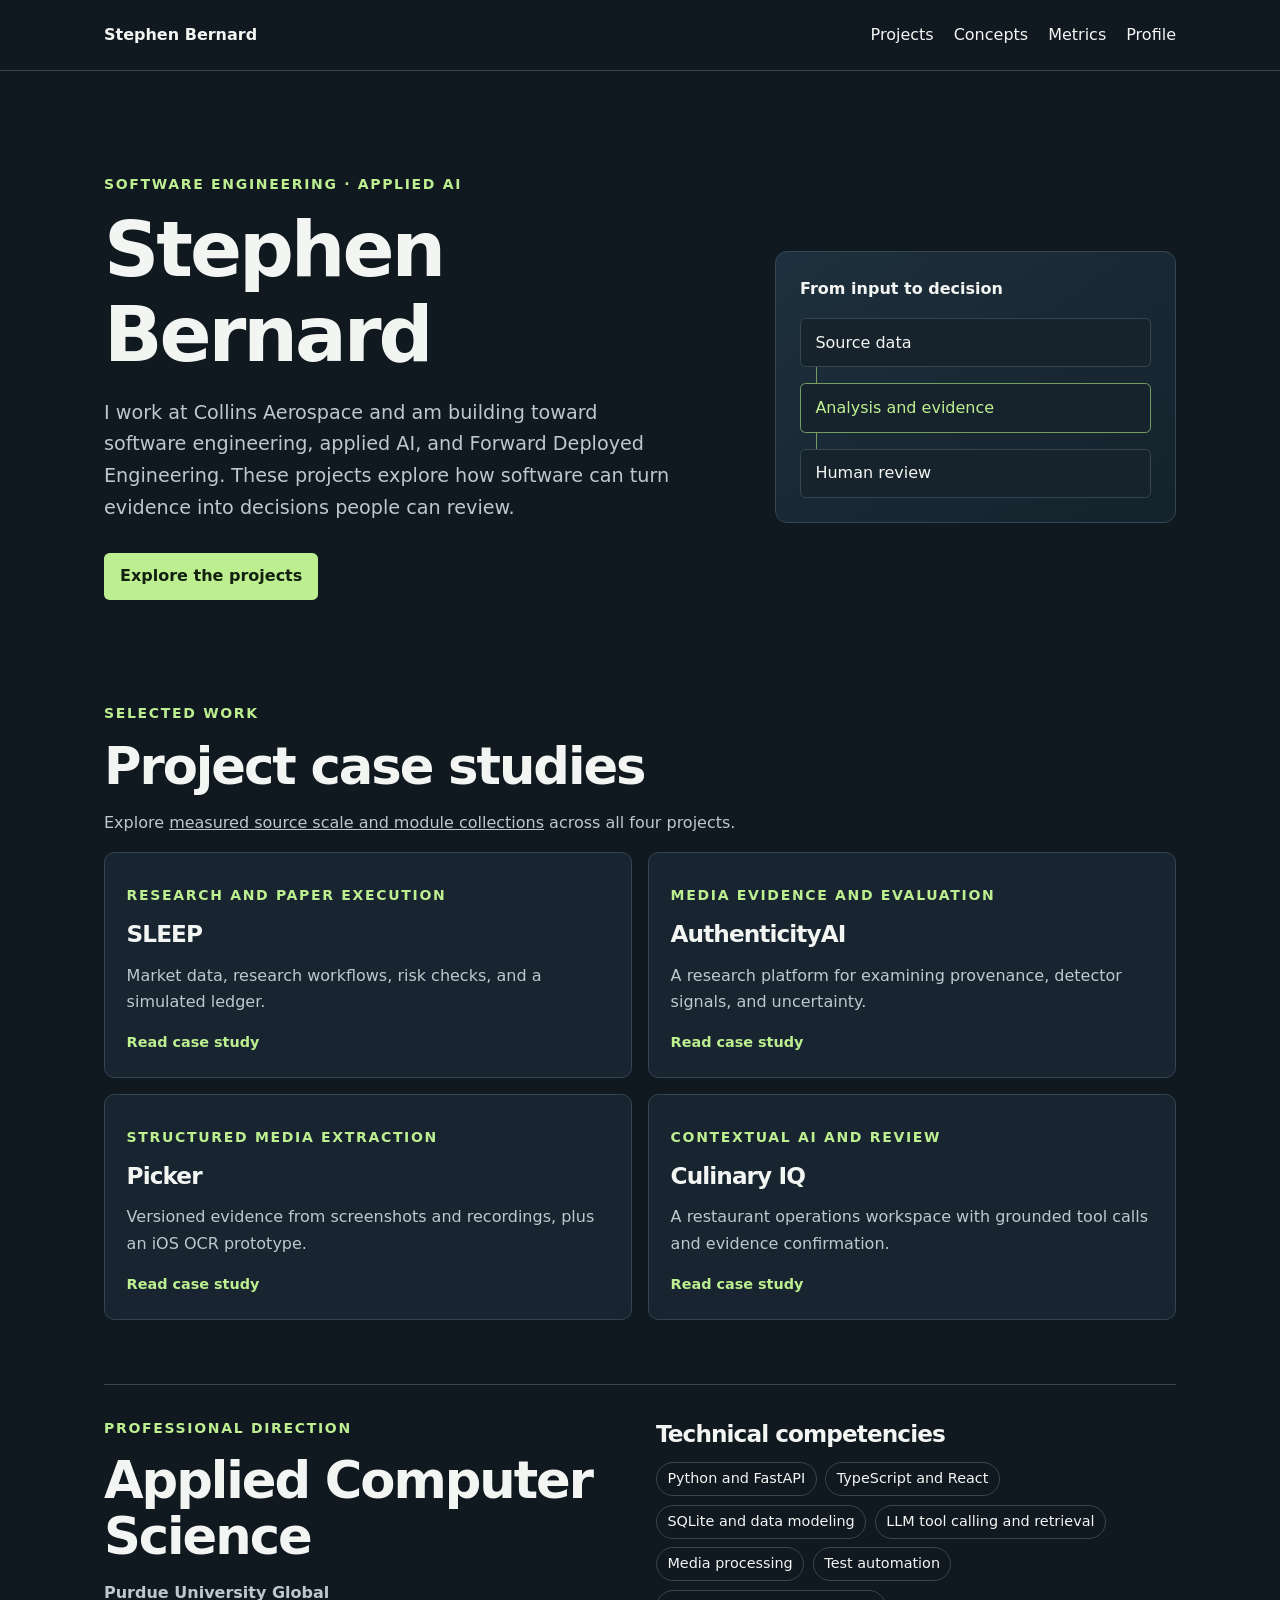
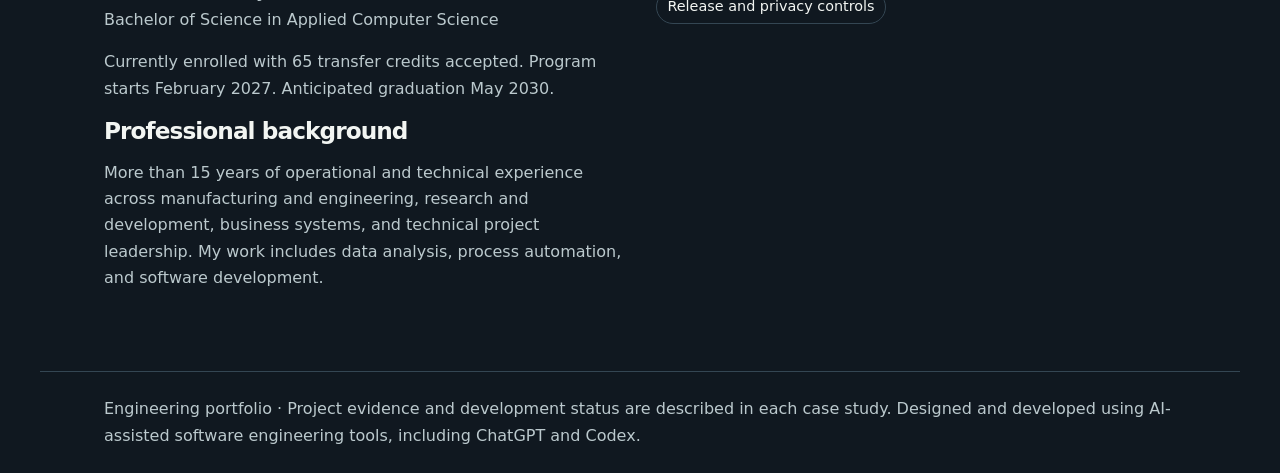
<file: index.html>
<!doctype html>
<html lang="en"><head><meta charset="utf-8"><meta name="viewport" content="width=device-width, initial-scale=1"><meta name="description" content="Engineering case studies in applied AI, software systems, and human review."><title>Stephen Bernard | Engineering Portfolio</title><link rel="stylesheet" href="styles.css"></head>
<body><a class="skip" href="#main">Skip to content</a><header><nav aria-label="Primary"><a class="wordmark" href="./">Stephen Bernard</a><div><a href="index.html#projects">Projects</a><a href="concepts.html">Concepts</a><a href="metrics.html">Metrics</a><a href="index.html#profile">Profile</a></div></nav></header>
<main id="main"><section class="hero"><div><p class="kicker">Software Engineering  &middot;  Applied AI</p><h1>Stephen Bernard</h1><p class="intro">I work at Collins Aerospace and am building toward software engineering, applied AI, and Forward Deployed Engineering. These projects explore how software can turn evidence into decisions people can review.</p><a class="button" href="#projects">Explore the projects</a></div><figure class="schematic"><figcaption>From input to decision</figcaption><div class="node">Source data</div><div class="connector"></div><div class="node accent">Analysis and evidence</div><div class="connector"></div><div class="node">Human review</div></figure></section>
<section id="projects"><p class="kicker">Selected work</p><h2>Project case studies</h2><p>Explore <a href="metrics.html">measured source scale and module collections</a> across all four projects.</p><div class="grid"><a class="card" href="sleep.html"><p class="kicker">Research and paper execution</p><h3>SLEEP</h3><p>Market data, research workflows, risk checks, and a simulated ledger.</p><strong>Read case study</strong></a><a class="card" href="authenticityai.html"><p class="kicker">Media evidence and evaluation</p><h3>AuthenticityAI</h3><p>A research platform for examining provenance, detector signals, and uncertainty.</p><strong>Read case study</strong></a><a class="card" href="picker.html"><p class="kicker">Structured media extraction</p><h3>Picker</h3><p>Versioned evidence from screenshots and recordings, plus an iOS OCR prototype.</p><strong>Read case study</strong></a><a class="card" href="culinary-iq.html"><p class="kicker">Contextual AI and review</p><h3>Culinary IQ</h3><p>A restaurant operations workspace with grounded tool calls and evidence confirmation.</p><strong>Read case study</strong></a></div></section>
<section id="profile" class="profile"><div><p class="kicker">Professional direction</p><h2>Applied Computer Science</h2><p><strong>Purdue University Global</strong><br>Bachelor of Science in Applied Computer Science</p><p>Currently enrolled with 65 transfer credits accepted. Program starts February 2027. Anticipated graduation May 2030.</p><h3>Professional background</h3><p>More than 15 years of operational and technical experience across manufacturing and engineering, research and development, business systems, and technical project leadership. My work includes data analysis, process automation, and software development.</p></div><div><h3>Technical competencies</h3><ul class="chips"><li>Python and FastAPI</li><li>TypeScript and React</li><li>SQLite and data modeling</li><li>LLM tool calling and retrieval</li><li>Media processing</li><li>Test automation</li><li>Release and privacy controls</li></ul></div></section></main>
<footer>Engineering portfolio  &middot;  Project evidence and development status are described in each case study. Designed and developed using AI-assisted software engineering tools, including ChatGPT and Codex.</footer></body></html>
</file>
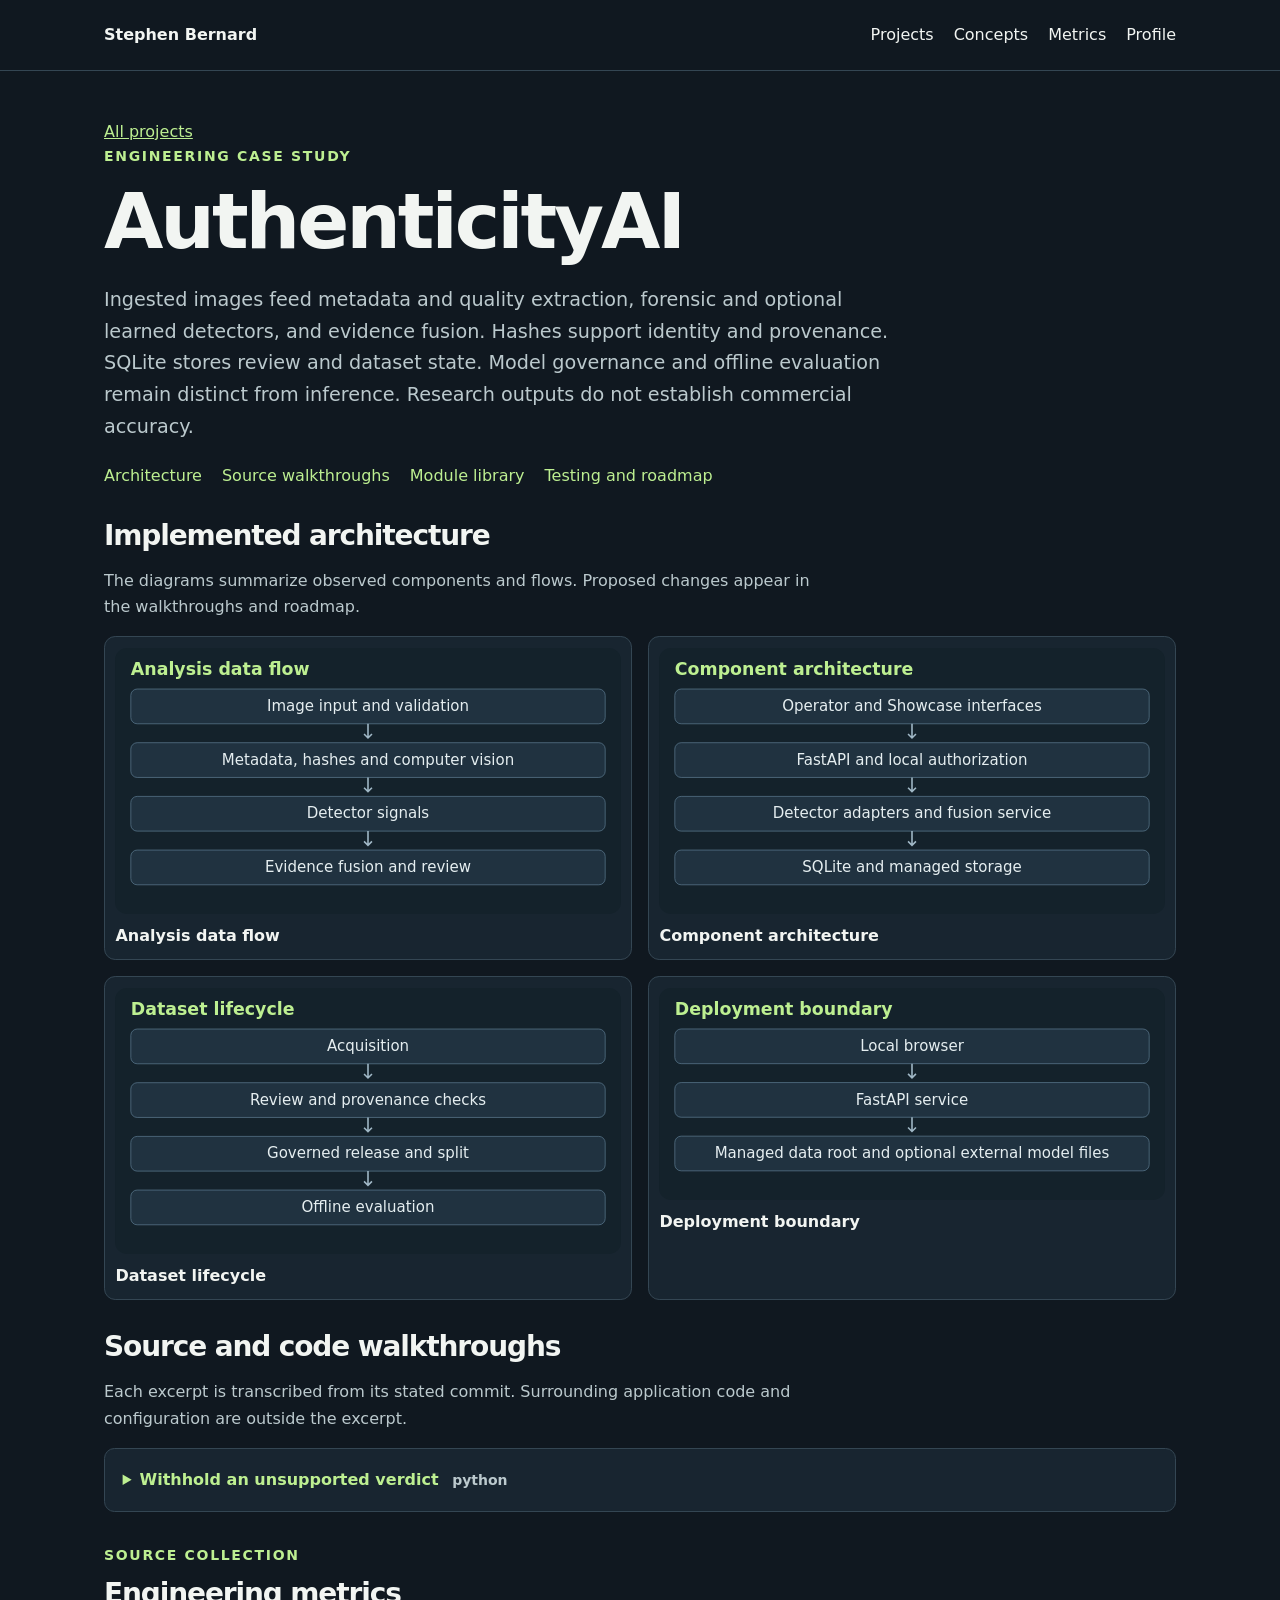
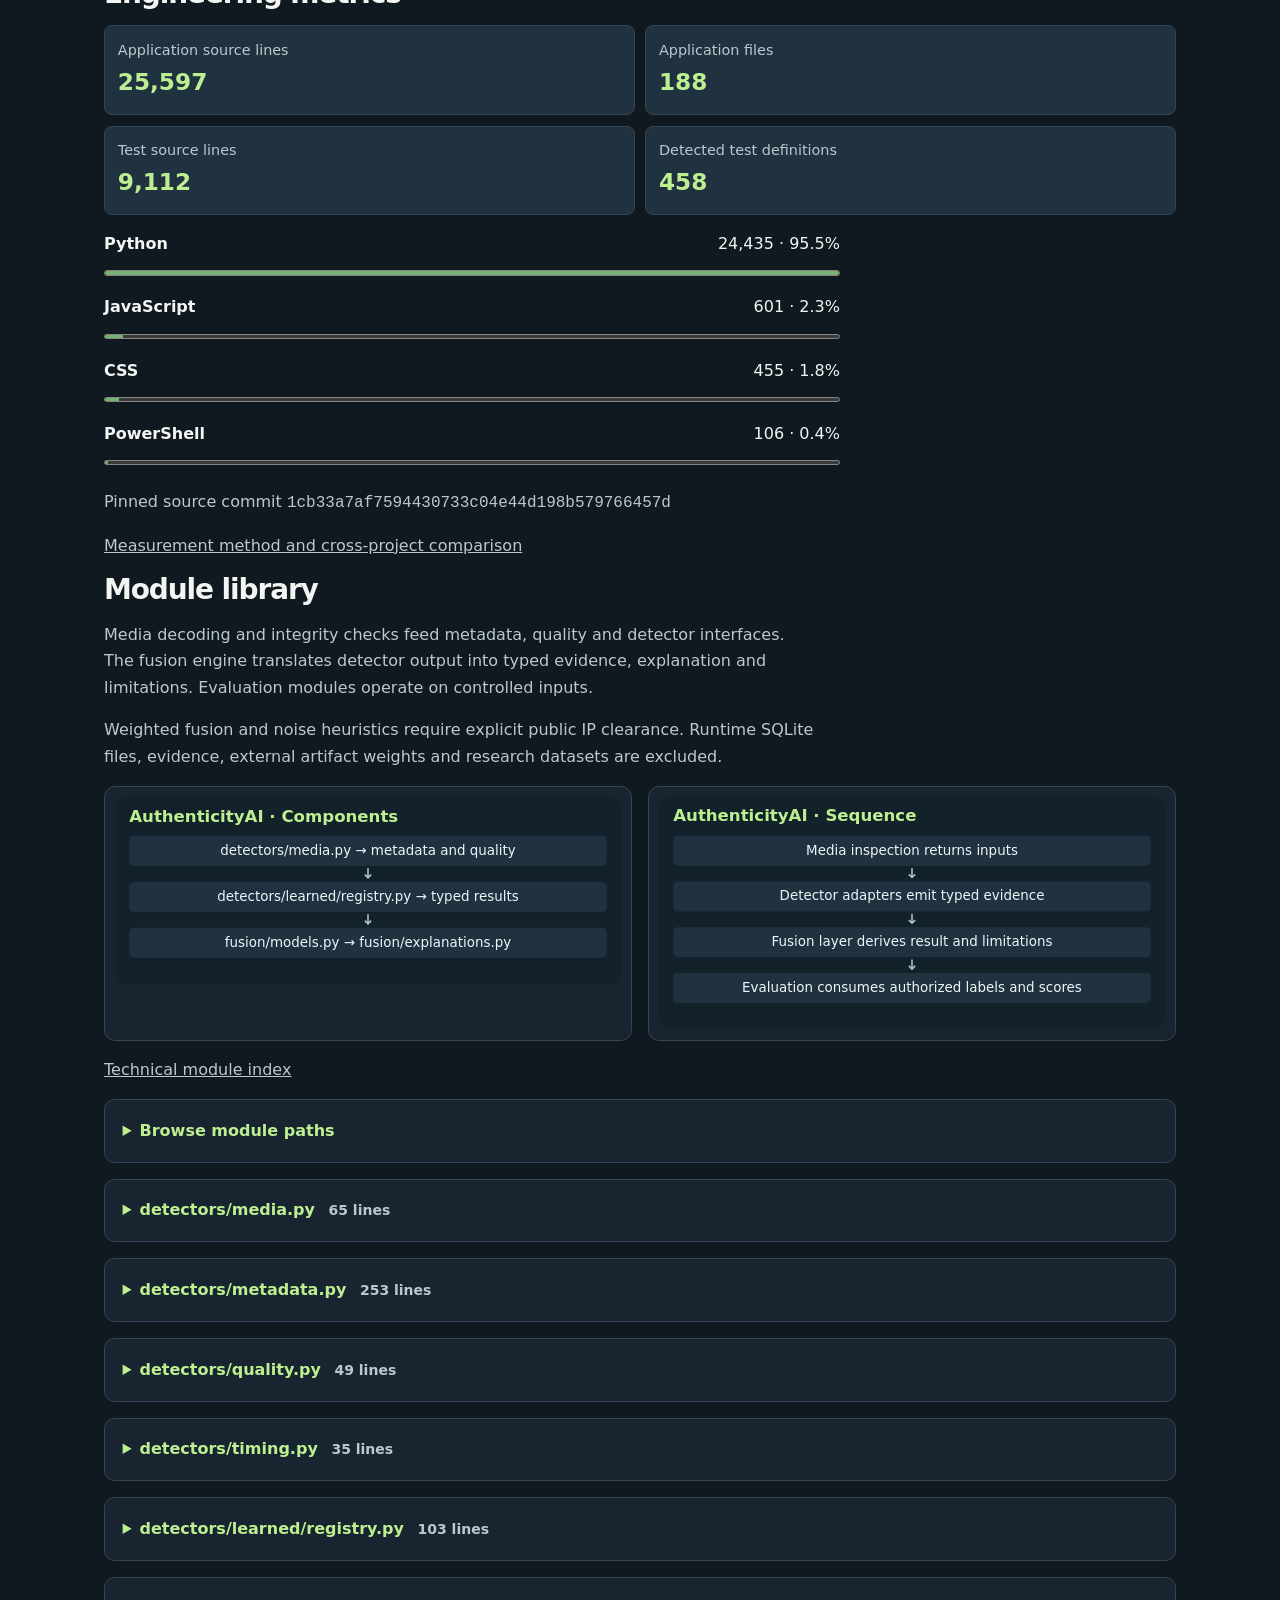
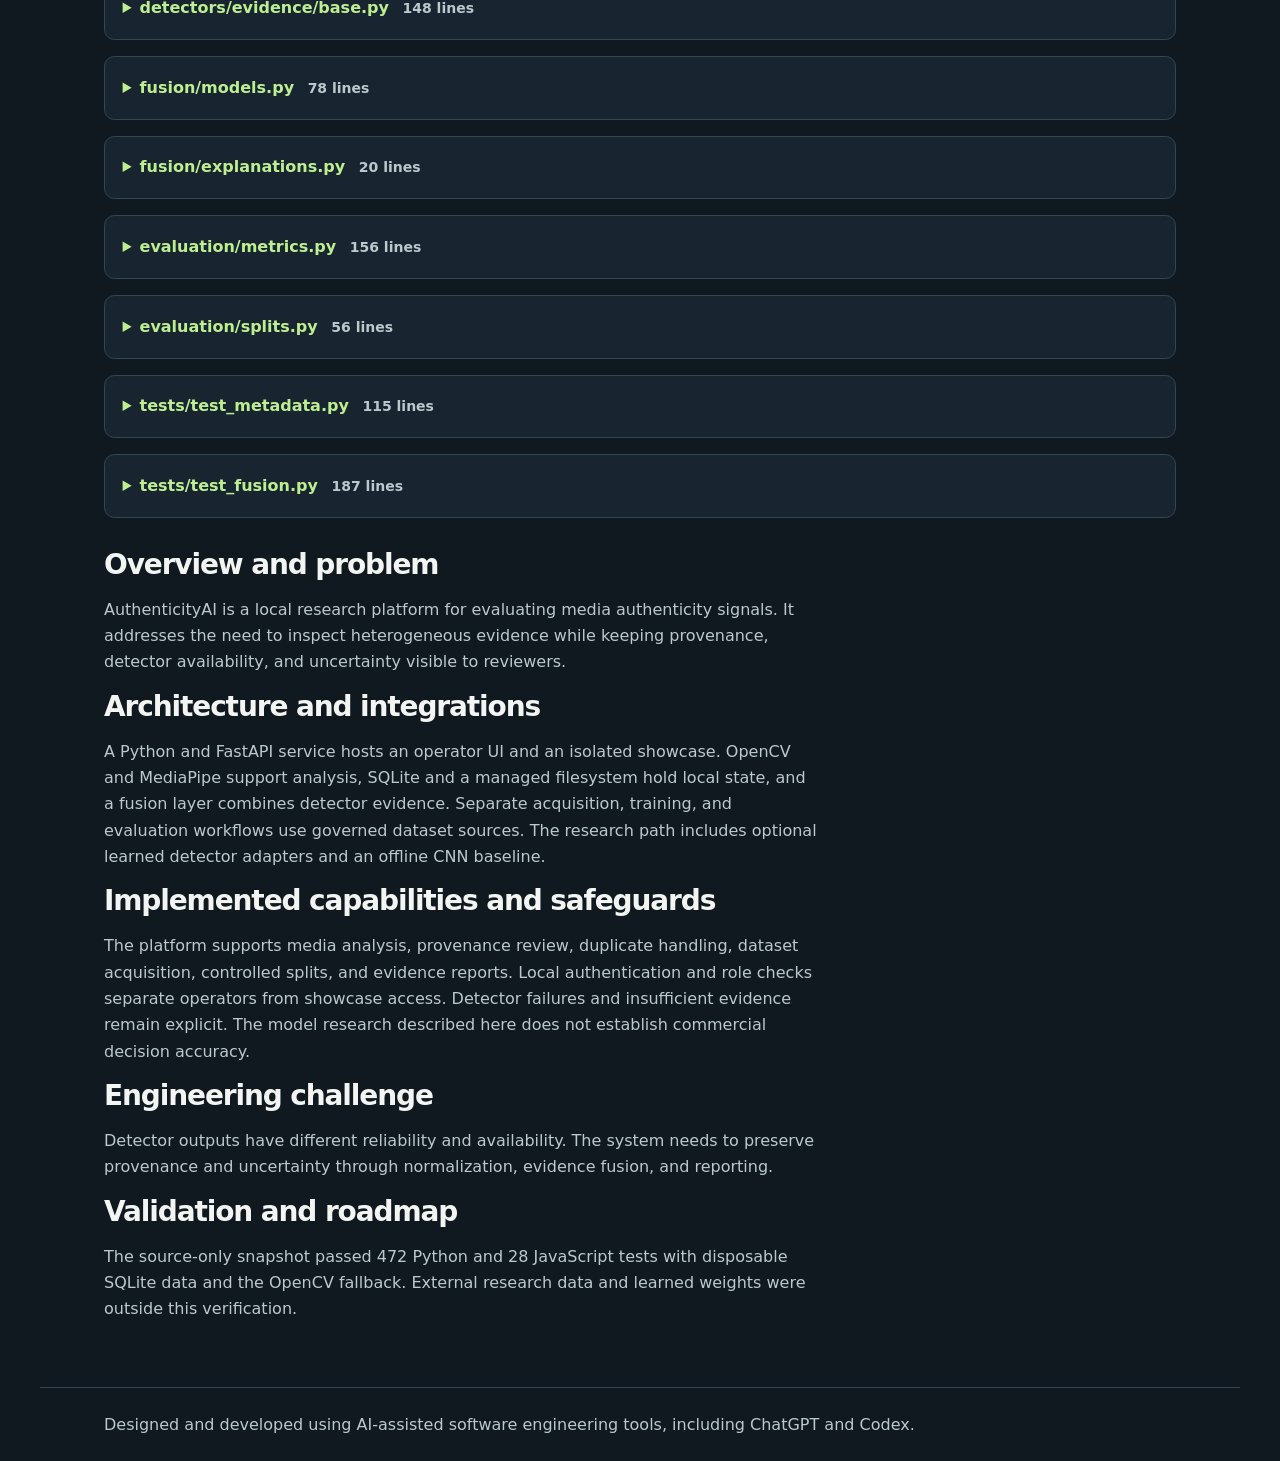
<file: authenticityai.html>
<!doctype html>
<html lang="en"><head><meta charset="utf-8"><meta name="viewport" content="width=device-width, initial-scale=1"><meta name="description" content="Engineering case studies in applied AI, software systems, and human review."><title>AuthenticityAI | Stephen Bernard</title><link rel="stylesheet" href="styles.css"></head>
<body><a class="skip" href="#main">Skip to content</a><header><nav aria-label="Primary"><a class="wordmark" href="./">Stephen Bernard</a><div><a href="index.html#projects">Projects</a><a href="concepts.html">Concepts</a><a href="metrics.html">Metrics</a><a href="index.html#profile">Profile</a></div></nav></header>
<main id="main" class="case"><a class="back" href="index.html#projects">All projects</a><p class="kicker">Engineering case study</p><h1>AuthenticityAI</h1><p class="intro">Ingested images feed metadata and quality extraction, forensic and optional learned detectors, and evidence fusion. Hashes support identity and provenance. SQLite stores review and dataset state. Model governance and offline evaluation remain distinct from inference. Research outputs do not establish commercial accuracy.</p><nav class="case-links" aria-label="Case study sections"><a href="#architecture">Architecture</a><a href="#source">Source walkthroughs</a><a href="#expanded-source">Module library</a><a href="#status">Testing and roadmap</a></nav><section id="architecture"><h2>Implemented architecture</h2><p>The diagrams summarize observed components and flows. Proposed changes appear in the walkthroughs and roadmap.</p><div class="diagrams"><figure><img src="diagrams/authenticityai-1.svg" width="640" height="337" alt="Image input and validation to Metadata, hashes and computer vision to Detector signals to Evidence fusion and review"><figcaption>Analysis data flow</figcaption></figure><figure><img src="diagrams/authenticityai-2.svg" width="640" height="337" alt="Operator and Showcase interfaces to FastAPI and local authorization to Detector adapters and fusion service to SQLite and managed storage"><figcaption>Component architecture</figcaption></figure><figure><img src="diagrams/authenticityai-3.svg" width="640" height="337" alt="Acquisition to Review and provenance checks to Governed release and split to Offline evaluation"><figcaption>Dataset lifecycle</figcaption></figure><figure><img src="diagrams/authenticityai-4.svg" width="640" height="269" alt="Local browser to FastAPI service to Managed data root and optional external model files"><figcaption>Deployment boundary</figcaption></figure></div></section><section id="source"><h2>Source and code walkthroughs</h2><p>Each excerpt is transcribed from its stated commit. Surrounding application code and configuration are outside the excerpt.</p><details class="code-example" id="example-1"><summary>Withhold an unsupported verdict <span>python</span></summary><p class="provenance"><code>fusion/engine.py:30–47</code><br>FusionEngine._failed_result · <code>1cb33a7af7594430733c04e44d198b579766457d</code></p><h3>In plain language</h3><p>When the evidence pipeline cannot apply its policy, the result explicitly says that the decision is inconclusive.</p><h3>Inputs, outputs and control flow</h3><p>Accepts an error reason. Builds a FusionResult with neutral scores, zero confidence and no contributions, then adds the compatibility fields consumed by callers.</p><h3>Design, integration and security</h3><p>The engine keeps the public response shape even when policy or inputs are invalid. The neutral score is a sentinel and should not be interpreted as a calibrated probability. Fusion weighting and model configuration are omitted.</p><h3>Testing and verification</h3><p>tests/test_fusion.py exercises fusion policy and response behavior. The source snapshot passed 472 Python and 28 JavaScript tests.</p><h3>Potential improvements</h3><p>Use a stable error code for clients while limiting potentially sensitive diagnostic detail at the API boundary.</p><pre class="source" tabindex="0" aria-label="Withhold an unsupported verdict source"><code>    <span class="k">def</span><span class="w"> </span><span class="nf">_failed_result</span><span class="p">(</span><span class="bp">self</span><span class="p">,</span> <span class="n">error</span><span class="p">):</span>
        <span class="n">output</span> <span class="o">=</span> <span class="n">FusionResult</span><span class="p">(</span>
            <span class="n">verdict</span><span class="o">=</span><span class="s2">&quot;inconclusive&quot;</span><span class="p">,</span> <span class="n">ai_score</span><span class="o">=</span><span class="mf">0.5</span><span class="p">,</span> <span class="n">authentic_score</span><span class="o">=</span><span class="mf">0.5</span><span class="p">,</span> <span class="n">confidence</span><span class="o">=</span><span class="mf">0.0</span><span class="p">,</span>
            <span class="n">confidence_label</span><span class="o">=</span><span class="s2">&quot;low&quot;</span><span class="p">,</span> <span class="n">coverage</span><span class="o">=</span><span class="mf">0.0</span><span class="p">,</span> <span class="n">conflict_score</span><span class="o">=</span><span class="mf">0.0</span><span class="p">,</span>
            <span class="n">weighted_ai_evidence</span><span class="o">=</span><span class="mf">0.0</span><span class="p">,</span> <span class="n">weighted_authentic_evidence</span><span class="o">=</span><span class="mf">0.0</span><span class="p">,</span>
            <span class="n">neutral_unresolved_evidence</span><span class="o">=</span><span class="mf">1.0</span><span class="p">,</span>
            <span class="n">primary_reasons</span><span class="o">=</span><span class="p">[</span><span class="s2">&quot;Fusion was withheld because its policy or inputs were invalid.&quot;</span><span class="p">],</span>
            <span class="n">supporting_evidence</span><span class="o">=</span><span class="p">[],</span> <span class="n">conflicting_evidence</span><span class="o">=</span><span class="p">[],</span>
            <span class="n">limitations</span><span class="o">=</span><span class="p">[</span><span class="n">error</span><span class="p">,</span> <span class="s2">&quot;No fallback verdict was invented.&quot;</span><span class="p">],</span> <span class="n">detector_contributions</span><span class="o">=</span><span class="p">[],</span>
            <span class="n">conflicting_detectors</span><span class="o">=</span><span class="p">[],</span> <span class="n">conflicting_families</span><span class="o">=</span><span class="p">[],</span> <span class="n">conflict_explanation</span><span class="o">=</span><span class="s2">&quot;No conflict calculation was possible.&quot;</span><span class="p">,</span>
            <span class="n">error</span><span class="o">=</span><span class="n">error</span><span class="p">,</span>
        <span class="p">)</span><span class="o">.</span><span class="n">to_dict</span><span class="p">()</span>
        <span class="n">output</span><span class="p">[</span><span class="s2">&quot;supporting_reasons&quot;</span><span class="p">]</span> <span class="o">=</span> <span class="p">[]</span>
        <span class="n">output</span><span class="p">[</span><span class="s2">&quot;counter_evidence&quot;</span><span class="p">]</span> <span class="o">=</span> <span class="p">[]</span>
        <span class="n">output</span><span class="p">[</span><span class="s2">&quot;warnings&quot;</span><span class="p">]</span> <span class="o">=</span> <span class="p">[</span><span class="n">error</span><span class="p">]</span>
        <span class="n">output</span><span class="p">[</span><span class="s2">&quot;contributions&quot;</span><span class="p">]</span> <span class="o">=</span> <span class="p">[]</span>
        <span class="n">output</span><span class="p">[</span><span class="s2">&quot;processing_time_ms&quot;</span><span class="p">]</span> <span class="o">=</span> <span class="mf">0.0</span>
        <span class="k">return</span> <span class="n">output</span></code></pre></details></section><section id="expanded-source"><p class="kicker">Source collection</p><h2>Engineering metrics</h2><div class="metric-cards"><div><span>Application source lines</span><strong>25,597</strong></div><div><span>Application files</span><strong>188</strong></div><div><span>Test source lines</span><strong>9,112</strong></div><div><span>Detected test definitions</span><strong>458</strong></div></div><ul class="language-bars"><li><div><strong>Python</strong><span>24,435 · 95.5%</span></div><meter min="0" max="24435" value="24435">24435</meter></li><li><div><strong>JavaScript</strong><span>601 · 2.3%</span></div><meter min="0" max="24435" value="601">601</meter></li><li><div><strong>CSS</strong><span>455 · 1.8%</span></div><meter min="0" max="24435" value="455">455</meter></li><li><div><strong>PowerShell</strong><span>106 · 0.4%</span></div><meter min="0" max="24435" value="106">106</meter></li></ul><p class="provenance">Pinned source commit <code>1cb33a7af7594430733c04e44d198b579766457d</code></p><p><a href="metrics.html">Measurement method and cross-project comparison</a></p><h2>Module library</h2><p>Media decoding and integrity checks feed metadata, quality and detector interfaces. The fusion engine translates detector output into typed evidence, explanation and limitations. Evaluation modules operate on controlled inputs.</p><p>Weighted fusion and noise heuristics require explicit public IP clearance. Runtime SQLite files, evidence, external artifact weights and research datasets are excluded.</p><div class="diagrams"><figure><img src="diagrams/authenticityai-expansion-components.svg" alt="Implementation files and component relationships"></figure><figure><img src="diagrams/authenticityai-expansion-sequence.svg" alt="Application stages and cross-module sequence"></figure></div><p><a href="projects/authenticityai/source/README.md">Technical module index</a></p><details class="code-example"><summary>Browse module paths</summary><ul class="module-index"><li><a href="#module-1">detectors/media.py</a></li><li><a href="#module-2">detectors/metadata.py</a></li><li><a href="#module-3">detectors/quality.py</a></li><li><a href="#module-4">detectors/timing.py</a></li><li><a href="#module-5">detectors/learned/registry.py</a></li><li><a href="#module-6">detectors/evidence/base.py</a></li><li><a href="#module-7">fusion/models.py</a></li><li><a href="#module-8">fusion/explanations.py</a></li><li><a href="#module-9">evaluation/metrics.py</a></li><li><a href="#module-10">evaluation/splits.py</a></li><li><a href="#module-11">tests/test_metadata.py</a></li><li><a href="#module-12">tests/test_fusion.py</a></li></ul></details><details class="code-example module" id="module-1"><summary>detectors/media.py <span>65 lines</span></summary><p>Handle media inspection and decoding at the input boundary.</p><p><strong>Role:</strong> Services and modules. <strong>Declarations:</strong> decode_image, load_and_sample_video</p><p><strong>Dependencies:</strong> from pathlib import Path, from tempfile import NamedTemporaryFile, import cv2, import numpy as np, from path_management import MANAGED_PATHS</p><p><strong>Design:</strong> Explicit resource or error handling. Media decoding and integrity checks feed metadata, quality and detector interfaces. The fusion engine translates detector output into typed evidence, explanation and limitations. Evaluation modules operate on controlled inputs.</p><p><strong>Error handling and security:</strong> No explicit raise found in the declaration scan. Errors may propagate from dependencies. Treat outputs as evidence with uncertainty. Optional model binaries and their licensing remain outside the tree.</p><p><strong>Testing and trade-off:</strong> See project test evidence. The module retains the original interfaces and imports, which preserve design context and limit standalone execution.</p><p><a href="projects/authenticityai/source/detectors/media.py">Open exact local source</a> · <a href="https://github.com/kyyvv8yzv5-droid/engineering-portfolio/blob/main/projects/authenticityai/source/detectors/media.py">View source on GitHub</a></p><pre class="source" tabindex="0" aria-label="detectors/media.py source"><code><span class="kn">from</span><span class="w"> </span><span class="nn">pathlib</span><span class="w"> </span><span class="kn">import</span> <span class="n">Path</span>
<span class="kn">from</span><span class="w"> </span><span class="nn">tempfile</span><span class="w"> </span><span class="kn">import</span> <span class="n">NamedTemporaryFile</span>

<span class="kn">import</span><span class="w"> </span><span class="nn">cv2</span>
<span class="kn">import</span><span class="w"> </span><span class="nn">numpy</span><span class="w"> </span><span class="k">as</span><span class="w"> </span><span class="nn">np</span>
<span class="kn">from</span><span class="w"> </span><span class="nn">path_management</span><span class="w"> </span><span class="kn">import</span> <span class="n">MANAGED_PATHS</span>


<span class="k">def</span><span class="w"> </span><span class="nf">decode_image</span><span class="p">(</span><span class="n">data</span><span class="p">):</span>
    <span class="k">return</span> <span class="n">cv2</span><span class="o">.</span><span class="n">imdecode</span><span class="p">(</span>
        <span class="n">np</span><span class="o">.</span><span class="n">frombuffer</span><span class="p">(</span><span class="n">data</span><span class="p">,</span> <span class="n">np</span><span class="o">.</span><span class="n">uint8</span><span class="p">),</span>
        <span class="n">cv2</span><span class="o">.</span><span class="n">IMREAD_COLOR</span><span class="p">,</span>
    <span class="p">)</span>


<span class="k">def</span><span class="w"> </span><span class="nf">load_and_sample_video</span><span class="p">(</span><span class="n">data</span><span class="p">,</span> <span class="n">extension</span><span class="p">):</span>
    <span class="n">temporary_path</span> <span class="o">=</span> <span class="kc">None</span>

    <span class="k">try</span><span class="p">:</span>
        <span class="k">with</span> <span class="n">NamedTemporaryFile</span><span class="p">(</span>
            <span class="n">suffix</span><span class="o">=</span><span class="n">extension</span><span class="p">,</span>
            <span class="n">delete</span><span class="o">=</span><span class="kc">False</span><span class="p">,</span>
            <span class="nb">dir</span><span class="o">=</span><span class="n">MANAGED_PATHS</span><span class="o">.</span><span class="n">temp</span> <span class="k">if</span> <span class="n">MANAGED_PATHS</span><span class="o">.</span><span class="n">configured</span> <span class="k">else</span> <span class="kc">None</span><span class="p">,</span>
        <span class="p">)</span> <span class="k">as</span> <span class="n">temporary_file</span><span class="p">:</span>
            <span class="n">temporary_file</span><span class="o">.</span><span class="n">write</span><span class="p">(</span><span class="n">data</span><span class="p">)</span>
            <span class="n">temporary_path</span> <span class="o">=</span> <span class="n">Path</span><span class="p">(</span><span class="n">temporary_file</span><span class="o">.</span><span class="n">name</span><span class="p">)</span>

        <span class="n">capture</span> <span class="o">=</span> <span class="n">cv2</span><span class="o">.</span><span class="n">VideoCapture</span><span class="p">(</span><span class="nb">str</span><span class="p">(</span><span class="n">temporary_path</span><span class="p">))</span>

        <span class="k">if</span> <span class="ow">not</span> <span class="n">capture</span><span class="o">.</span><span class="n">isOpened</span><span class="p">():</span>
            <span class="k">return</span> <span class="kc">None</span>

        <span class="k">try</span><span class="p">:</span>
            <span class="n">fps</span> <span class="o">=</span> <span class="nb">float</span><span class="p">(</span><span class="n">capture</span><span class="o">.</span><span class="n">get</span><span class="p">(</span><span class="n">cv2</span><span class="o">.</span><span class="n">CAP_PROP_FPS</span><span class="p">))</span>
            <span class="n">frame_count</span> <span class="o">=</span> <span class="nb">int</span><span class="p">(</span>
                <span class="n">capture</span><span class="o">.</span><span class="n">get</span><span class="p">(</span><span class="n">cv2</span><span class="o">.</span><span class="n">CAP_PROP_FRAME_COUNT</span><span class="p">)</span>
            <span class="p">)</span>
            <span class="n">width</span> <span class="o">=</span> <span class="nb">int</span><span class="p">(</span>
                <span class="n">capture</span><span class="o">.</span><span class="n">get</span><span class="p">(</span><span class="n">cv2</span><span class="o">.</span><span class="n">CAP_PROP_FRAME_WIDTH</span><span class="p">)</span>
            <span class="p">)</span>
            <span class="n">height</span> <span class="o">=</span> <span class="nb">int</span><span class="p">(</span>
                <span class="n">capture</span><span class="o">.</span><span class="n">get</span><span class="p">(</span><span class="n">cv2</span><span class="o">.</span><span class="n">CAP_PROP_FRAME_HEIGHT</span><span class="p">)</span>
            <span class="p">)</span>
            <span class="n">duration</span> <span class="o">=</span> <span class="n">frame_count</span> <span class="o">/</span> <span class="n">fps</span> <span class="k">if</span> <span class="n">fps</span> <span class="o">&gt;</span> <span class="mi">0</span> <span class="k">else</span> <span class="mi">0</span>

            <span class="n">sample_count</span> <span class="o">=</span> <span class="nb">min</span><span class="p">(</span><span class="mi">12</span><span class="p">,</span> <span class="n">frame_count</span><span class="p">)</span>
            <span class="n">sampled_frames</span> <span class="o">=</span> <span class="p">[]</span>

            <span class="k">if</span> <span class="n">frame_count</span> <span class="o">&gt;</span> <span class="mi">0</span> <span class="ow">and</span> <span class="n">sample_count</span> <span class="o">&gt;</span> <span class="mi">0</span><span class="p">:</span>
                <span class="n">frame_indices</span> <span class="o">=</span> <span class="n">np</span><span class="o">.</span><span class="n">linspace</span><span class="p">(</span>
                    <span class="mi">0</span><span class="p">,</span>
                    <span class="n">frame_count</span> <span class="o">-</span> <span class="mi">1</span><span class="p">,</span>
                    <span class="n">num</span><span class="o">=</span><span class="n">sample_count</span><span class="p">,</span>
                    <span class="n">dtype</span><span class="o">=</span><span class="nb">int</span><span class="p">,</span>
                <span class="p">)</span>

                <span class="k">for</span> <span class="n">frame_index</span> <span class="ow">in</span> <span class="n">frame_indices</span><span class="p">:</span>
                    <span class="n">capture</span><span class="o">.</span><span class="n">set</span><span class="p">(</span>
                        <span class="n">cv2</span><span class="o">.</span><span class="n">CAP_PROP_POS_FRAMES</span><span class="p">,</span>
                        <span class="nb">int</span><span class="p">(</span><span class="n">frame_index</span><span class="p">),</span>
                    <span class="p">)</span>
                    <span class="n">success</span><span class="p">,</span> <span class="n">frame</span> <span class="o">=</span> <span class="n">capture</span><span class="o">.</span><span class="n">read</span><span class="p">()</span>

                    <span class="k">if</span> <span class="n">success</span> <span class="ow">and</span> <span class="n">frame</span> <span class="ow">is</span> <span class="ow">not</span> <span class="kc">None</span><span class="p">:</span>
                        <span class="n">sampled_frames</span><span class="o">.</span><span class="n">append</span><span class="p">(</span><span class="n">frame</span><span class="p">)</span>

            <span class="k">return</span> <span class="p">{</span>
                <span class="s2">&quot;fps&quot;</span><span class="p">:</span> <span class="n">fps</span><span class="p">,</span>
                <span class="s2">&quot;frame_count&quot;</span><span class="p">:</span> <span class="n">frame_count</span><span class="p">,</span>
                <span class="s2">&quot;width&quot;</span><span class="p">:</span> <span class="n">width</span><span class="p">,</span>
                <span class="s2">&quot;height&quot;</span><span class="p">:</span> <span class="n">height</span><span class="p">,</span>
                <span class="s2">&quot;duration&quot;</span><span class="p">:</span> <span class="n">duration</span><span class="p">,</span>
                <span class="s2">&quot;sampled_frames&quot;</span><span class="p">:</span> <span class="n">sampled_frames</span><span class="p">,</span>
            <span class="p">}</span>
        <span class="k">finally</span><span class="p">:</span>
            <span class="n">capture</span><span class="o">.</span><span class="n">release</span><span class="p">()</span>
    <span class="k">finally</span><span class="p">:</span>
        <span class="k">if</span> <span class="n">temporary_path</span> <span class="ow">is</span> <span class="ow">not</span> <span class="kc">None</span><span class="p">:</span>
            <span class="n">temporary_path</span><span class="o">.</span><span class="n">unlink</span><span class="p">(</span><span class="n">missing_ok</span><span class="o">=</span><span class="kc">True</span><span class="p">)</span></code></pre></details><details class="code-example module" id="module-2"><summary>detectors/metadata.py <span>253 lines</span></summary><p>Extract metadata fields that can be reviewed as evidence.</p><p><strong>Role:</strong> Services and modules. <strong>Declarations:</strong> _clean_value, _software_warnings, _empty_video_metadata, inspect_image_metadata, inspect_video_metadata</p><p><strong>Dependencies:</strong> import io, import json, import shutil, import subprocess, from pathlib import Path, from tempfile import NamedTemporaryFile, from path_management import MANAGED_PATHS, from PIL import Image, UnidentifiedImageError</p><p><strong>Design:</strong> Explicit resource or error handling. Media decoding and integrity checks feed metadata, quality and detector interfaces. The fusion engine translates detector output into typed evidence, explanation and limitations. Evaluation modules operate on controlled inputs.</p><p><strong>Error handling and security:</strong> No explicit raise found in the declaration scan. Errors may propagate from dependencies. Treat outputs as evidence with uncertainty. Optional model binaries and their licensing remain outside the tree.</p><p><strong>Testing and trade-off:</strong> See project test evidence. The module retains the original interfaces and imports, which preserve design context and limit standalone execution.</p><p><a href="projects/authenticityai/source/detectors/metadata.py">Open exact local source</a> · <a href="https://github.com/kyyvv8yzv5-droid/engineering-portfolio/blob/main/projects/authenticityai/source/detectors/metadata.py">View source on GitHub</a></p><pre class="source" tabindex="0" aria-label="detectors/metadata.py source"><code><span class="kn">import</span><span class="w"> </span><span class="nn">io</span>
<span class="kn">import</span><span class="w"> </span><span class="nn">json</span>
<span class="kn">import</span><span class="w"> </span><span class="nn">shutil</span>
<span class="kn">import</span><span class="w"> </span><span class="nn">subprocess</span>
<span class="kn">from</span><span class="w"> </span><span class="nn">pathlib</span><span class="w"> </span><span class="kn">import</span> <span class="n">Path</span>
<span class="kn">from</span><span class="w"> </span><span class="nn">tempfile</span><span class="w"> </span><span class="kn">import</span> <span class="n">NamedTemporaryFile</span>
<span class="kn">from</span><span class="w"> </span><span class="nn">path_management</span><span class="w"> </span><span class="kn">import</span> <span class="n">MANAGED_PATHS</span>

<span class="kn">from</span><span class="w"> </span><span class="nn">PIL</span><span class="w"> </span><span class="kn">import</span> <span class="n">Image</span><span class="p">,</span> <span class="n">UnidentifiedImageError</span>


<span class="n">NO_METADATA_CONTEXT</span> <span class="o">=</span> <span class="p">(</span>
    <span class="s2">&quot;metadata may be removed by social media, screenshots, messaging apps, &quot;</span>
    <span class="s2">&quot;or recompression; absence alone is not evidence that media is &quot;</span>
    <span class="s2">&quot;AI-generated&quot;</span>
<span class="p">)</span>

<span class="n">EDITING_SOFTWARE_MARKERS</span> <span class="o">=</span> <span class="p">(</span>
    <span class="s2">&quot;adobe photoshop&quot;</span><span class="p">,</span>
    <span class="s2">&quot;adobe lightroom&quot;</span><span class="p">,</span>
    <span class="s2">&quot;affinity photo&quot;</span><span class="p">,</span>
    <span class="s2">&quot;capture one&quot;</span><span class="p">,</span>
    <span class="s2">&quot;davinci resolve&quot;</span><span class="p">,</span>
    <span class="s2">&quot;final cut pro&quot;</span><span class="p">,</span>
    <span class="s2">&quot;gimp&quot;</span><span class="p">,</span>
    <span class="s2">&quot;premiere pro&quot;</span><span class="p">,</span>
<span class="p">)</span>

<span class="n">GENERATOR_OR_AI_SOFTWARE_MARKERS</span> <span class="o">=</span> <span class="p">(</span>
    <span class="s2">&quot;automatic1111&quot;</span><span class="p">,</span>
    <span class="s2">&quot;comfyui&quot;</span><span class="p">,</span>
    <span class="s2">&quot;dall-e&quot;</span><span class="p">,</span>
    <span class="s2">&quot;dall·e&quot;</span><span class="p">,</span>
    <span class="s2">&quot;firefly&quot;</span><span class="p">,</span>
    <span class="s2">&quot;fooocus&quot;</span><span class="p">,</span>
    <span class="s2">&quot;generative fill&quot;</span><span class="p">,</span>
    <span class="s2">&quot;invokeai&quot;</span><span class="p">,</span>
    <span class="s2">&quot;midjourney&quot;</span><span class="p">,</span>
    <span class="s2">&quot;stable diffusion&quot;</span><span class="p">,</span>
<span class="p">)</span>


<span class="k">def</span><span class="w"> </span><span class="nf">_clean_value</span><span class="p">(</span><span class="n">value</span><span class="p">):</span>
    <span class="k">if</span> <span class="n">value</span> <span class="ow">is</span> <span class="kc">None</span><span class="p">:</span>
        <span class="k">return</span> <span class="kc">None</span>
    <span class="k">if</span> <span class="nb">isinstance</span><span class="p">(</span><span class="n">value</span><span class="p">,</span> <span class="nb">bytes</span><span class="p">):</span>
        <span class="n">value</span> <span class="o">=</span> <span class="n">value</span><span class="o">.</span><span class="n">decode</span><span class="p">(</span><span class="s2">&quot;utf-8&quot;</span><span class="p">,</span> <span class="n">errors</span><span class="o">=</span><span class="s2">&quot;replace&quot;</span><span class="p">)</span>
    <span class="k">if</span> <span class="nb">isinstance</span><span class="p">(</span><span class="n">value</span><span class="p">,</span> <span class="nb">str</span><span class="p">):</span>
        <span class="n">value</span> <span class="o">=</span> <span class="n">value</span><span class="o">.</span><span class="n">strip</span><span class="p">()</span><span class="o">.</span><span class="n">strip</span><span class="p">(</span><span class="s2">&quot;</span><span class="se">\x00</span><span class="s2">&quot;</span><span class="p">)</span>
        <span class="k">return</span> <span class="n">value</span> <span class="ow">or</span> <span class="kc">None</span>
    <span class="k">return</span> <span class="n">value</span>


<span class="k">def</span><span class="w"> </span><span class="nf">_software_warnings</span><span class="p">(</span><span class="n">software</span><span class="p">):</span>
    <span class="k">if</span> <span class="ow">not</span> <span class="n">software</span><span class="p">:</span>
        <span class="k">return</span> <span class="p">[]</span>

    <span class="n">normalized</span> <span class="o">=</span> <span class="nb">str</span><span class="p">(</span><span class="n">software</span><span class="p">)</span><span class="o">.</span><span class="n">casefold</span><span class="p">()</span>
    <span class="n">warnings</span> <span class="o">=</span> <span class="p">[]</span>

    <span class="k">if</span> <span class="nb">any</span><span class="p">(</span><span class="n">marker</span> <span class="ow">in</span> <span class="n">normalized</span> <span class="k">for</span> <span class="n">marker</span> <span class="ow">in</span> <span class="n">EDITING_SOFTWARE_MARKERS</span><span class="p">):</span>
        <span class="n">warnings</span><span class="o">.</span><span class="n">append</span><span class="p">(</span><span class="s2">&quot;editing_software_detected&quot;</span><span class="p">)</span>

    <span class="k">if</span> <span class="nb">any</span><span class="p">(</span>
        <span class="n">marker</span> <span class="ow">in</span> <span class="n">normalized</span>
        <span class="k">for</span> <span class="n">marker</span> <span class="ow">in</span> <span class="n">GENERATOR_OR_AI_SOFTWARE_MARKERS</span>
    <span class="p">):</span>
        <span class="n">warnings</span><span class="o">.</span><span class="n">append</span><span class="p">(</span><span class="s2">&quot;generator_or_ai_software_detected&quot;</span><span class="p">)</span>

    <span class="k">return</span> <span class="n">warnings</span>


<span class="k">def</span><span class="w"> </span><span class="nf">_empty_video_metadata</span><span class="p">(</span><span class="n">warnings</span><span class="p">):</span>
    <span class="k">return</span> <span class="p">{</span>
        <span class="s2">&quot;format_name&quot;</span><span class="p">:</span> <span class="kc">None</span><span class="p">,</span>
        <span class="s2">&quot;codec_name&quot;</span><span class="p">:</span> <span class="kc">None</span><span class="p">,</span>
        <span class="s2">&quot;encoder&quot;</span><span class="p">:</span> <span class="kc">None</span><span class="p">,</span>
        <span class="s2">&quot;creation_time&quot;</span><span class="p">:</span> <span class="kc">None</span><span class="p">,</span>
        <span class="s2">&quot;bitrate&quot;</span><span class="p">:</span> <span class="kc">None</span><span class="p">,</span>
        <span class="s2">&quot;metadata_present&quot;</span><span class="p">:</span> <span class="kc">False</span><span class="p">,</span>
        <span class="s2">&quot;metadata_warnings&quot;</span><span class="p">:</span> <span class="n">warnings</span><span class="p">,</span>
    <span class="p">}</span>


<span class="k">def</span><span class="w"> </span><span class="nf">inspect_image_metadata</span><span class="p">(</span><span class="n">data</span><span class="p">):</span>
    <span class="k">try</span><span class="p">:</span>
        <span class="k">with</span> <span class="n">Image</span><span class="o">.</span><span class="n">open</span><span class="p">(</span><span class="n">io</span><span class="o">.</span><span class="n">BytesIO</span><span class="p">(</span><span class="n">data</span><span class="p">))</span> <span class="k">as</span> <span class="n">image</span><span class="p">:</span>
            <span class="n">exif</span> <span class="o">=</span> <span class="n">image</span><span class="o">.</span><span class="n">getexif</span><span class="p">()</span>
            <span class="n">info</span> <span class="o">=</span> <span class="n">image</span><span class="o">.</span><span class="n">info</span>

            <span class="n">camera_make</span> <span class="o">=</span> <span class="n">_clean_value</span><span class="p">(</span><span class="n">exif</span><span class="o">.</span><span class="n">get</span><span class="p">(</span><span class="mi">271</span><span class="p">))</span>
            <span class="n">camera_model</span> <span class="o">=</span> <span class="n">_clean_value</span><span class="p">(</span><span class="n">exif</span><span class="o">.</span><span class="n">get</span><span class="p">(</span><span class="mi">272</span><span class="p">))</span>
            <span class="n">software</span> <span class="o">=</span> <span class="n">_clean_value</span><span class="p">(</span>
                <span class="n">exif</span><span class="o">.</span><span class="n">get</span><span class="p">(</span><span class="mi">305</span><span class="p">)</span>
                <span class="ow">or</span> <span class="n">info</span><span class="o">.</span><span class="n">get</span><span class="p">(</span><span class="s2">&quot;Software&quot;</span><span class="p">)</span>
                <span class="ow">or</span> <span class="n">info</span><span class="o">.</span><span class="n">get</span><span class="p">(</span><span class="s2">&quot;software&quot;</span><span class="p">)</span>
            <span class="p">)</span>

            <span class="n">datetime_fields</span> <span class="o">=</span> <span class="p">[</span>
                <span class="n">_clean_value</span><span class="p">(</span><span class="n">exif</span><span class="o">.</span><span class="n">get</span><span class="p">(</span><span class="mi">306</span><span class="p">)),</span>
                <span class="n">_clean_value</span><span class="p">(</span><span class="n">exif</span><span class="o">.</span><span class="n">get</span><span class="p">(</span><span class="mi">36867</span><span class="p">)),</span>
                <span class="n">_clean_value</span><span class="p">(</span><span class="n">exif</span><span class="o">.</span><span class="n">get</span><span class="p">(</span><span class="mi">36868</span><span class="p">)),</span>
            <span class="p">]</span>
            <span class="n">capture_datetime</span> <span class="o">=</span> <span class="p">(</span>
                <span class="n">datetime_fields</span><span class="p">[</span><span class="mi">1</span><span class="p">]</span>
                <span class="ow">or</span> <span class="n">datetime_fields</span><span class="p">[</span><span class="mi">2</span><span class="p">]</span>
                <span class="ow">or</span> <span class="n">datetime_fields</span><span class="p">[</span><span class="mi">0</span><span class="p">]</span>
                <span class="ow">or</span> <span class="n">_clean_value</span><span class="p">(</span>
                    <span class="n">info</span><span class="o">.</span><span class="n">get</span><span class="p">(</span><span class="s2">&quot;creation_time&quot;</span><span class="p">)</span>
                    <span class="ow">or</span> <span class="n">info</span><span class="o">.</span><span class="n">get</span><span class="p">(</span><span class="s2">&quot;Creation Time&quot;</span><span class="p">)</span>
                    <span class="ow">or</span> <span class="n">info</span><span class="o">.</span><span class="n">get</span><span class="p">(</span><span class="s2">&quot;date:create&quot;</span><span class="p">)</span>
                <span class="p">)</span>
            <span class="p">)</span>

            <span class="n">gps_present</span> <span class="o">=</span> <span class="kc">False</span>
            <span class="k">try</span><span class="p">:</span>
                <span class="n">gps_present</span> <span class="o">=</span> <span class="nb">bool</span><span class="p">(</span><span class="n">exif</span><span class="o">.</span><span class="n">get_ifd</span><span class="p">(</span><span class="mi">34853</span><span class="p">))</span>
            <span class="k">except</span> <span class="p">(</span><span class="ne">KeyError</span><span class="p">,</span> <span class="ne">TypeError</span><span class="p">,</span> <span class="ne">ValueError</span><span class="p">):</span>
                <span class="n">gps_present</span> <span class="o">=</span> <span class="nb">bool</span><span class="p">(</span><span class="n">exif</span><span class="o">.</span><span class="n">get</span><span class="p">(</span><span class="mi">34853</span><span class="p">))</span>

            <span class="n">orientation</span> <span class="o">=</span> <span class="n">_clean_value</span><span class="p">(</span><span class="n">exif</span><span class="o">.</span><span class="n">get</span><span class="p">(</span><span class="mi">274</span><span class="p">))</span>
            <span class="n">color_space_value</span> <span class="o">=</span> <span class="n">_clean_value</span><span class="p">(</span><span class="n">exif</span><span class="o">.</span><span class="n">get</span><span class="p">(</span><span class="mi">40961</span><span class="p">))</span>

            <span class="k">if</span> <span class="n">color_space_value</span> <span class="o">==</span> <span class="mi">1</span><span class="p">:</span>
                <span class="n">color_space</span> <span class="o">=</span> <span class="s2">&quot;sRGB&quot;</span>
            <span class="k">elif</span> <span class="n">color_space_value</span> <span class="o">==</span> <span class="mi">65535</span><span class="p">:</span>
                <span class="n">color_space</span> <span class="o">=</span> <span class="s2">&quot;Uncalibrated&quot;</span>
            <span class="k">elif</span> <span class="n">color_space_value</span> <span class="ow">is</span> <span class="ow">not</span> <span class="kc">None</span><span class="p">:</span>
                <span class="n">color_space</span> <span class="o">=</span> <span class="nb">str</span><span class="p">(</span><span class="n">color_space_value</span><span class="p">)</span>
            <span class="k">elif</span> <span class="n">info</span><span class="o">.</span><span class="n">get</span><span class="p">(</span><span class="s2">&quot;icc_profile&quot;</span><span class="p">):</span>
                <span class="n">color_space</span> <span class="o">=</span> <span class="s2">&quot;ICC profile embedded&quot;</span>
            <span class="k">else</span><span class="p">:</span>
                <span class="n">color_space</span> <span class="o">=</span> <span class="kc">None</span>

            <span class="n">descriptive_info_present</span> <span class="o">=</span> <span class="nb">any</span><span class="p">(</span>
                <span class="n">info</span><span class="o">.</span><span class="n">get</span><span class="p">(</span><span class="n">key</span><span class="p">)</span>
                <span class="k">for</span> <span class="n">key</span> <span class="ow">in</span> <span class="p">(</span>
                    <span class="s2">&quot;Software&quot;</span><span class="p">,</span>
                    <span class="s2">&quot;software&quot;</span><span class="p">,</span>
                    <span class="s2">&quot;creation_time&quot;</span><span class="p">,</span>
                    <span class="s2">&quot;Creation Time&quot;</span><span class="p">,</span>
                    <span class="s2">&quot;date:create&quot;</span><span class="p">,</span>
                    <span class="s2">&quot;icc_profile&quot;</span><span class="p">,</span>
                    <span class="s2">&quot;exif&quot;</span><span class="p">,</span>
                <span class="p">)</span>
            <span class="p">)</span>
            <span class="n">metadata_present</span> <span class="o">=</span> <span class="nb">bool</span><span class="p">(</span><span class="n">exif</span><span class="p">)</span> <span class="ow">or</span> <span class="n">descriptive_info_present</span>

    <span class="k">except</span> <span class="p">(</span><span class="ne">OSError</span><span class="p">,</span> <span class="n">UnidentifiedImageError</span><span class="p">,</span> <span class="ne">ValueError</span><span class="p">):</span>
        <span class="k">return</span> <span class="p">{</span>
            <span class="s2">&quot;metadata_present&quot;</span><span class="p">:</span> <span class="kc">False</span><span class="p">,</span>
            <span class="s2">&quot;camera_make&quot;</span><span class="p">:</span> <span class="kc">None</span><span class="p">,</span>
            <span class="s2">&quot;camera_model&quot;</span><span class="p">:</span> <span class="kc">None</span><span class="p">,</span>
            <span class="s2">&quot;software&quot;</span><span class="p">:</span> <span class="kc">None</span><span class="p">,</span>
            <span class="s2">&quot;capture_datetime&quot;</span><span class="p">:</span> <span class="kc">None</span><span class="p">,</span>
            <span class="s2">&quot;gps_present&quot;</span><span class="p">:</span> <span class="kc">False</span><span class="p">,</span>
            <span class="s2">&quot;orientation&quot;</span><span class="p">:</span> <span class="kc">None</span><span class="p">,</span>
            <span class="s2">&quot;color_space&quot;</span><span class="p">:</span> <span class="kc">None</span><span class="p">,</span>
            <span class="s2">&quot;metadata_warnings&quot;</span><span class="p">:</span> <span class="p">[</span>
                <span class="s2">&quot;metadata_inspection_failed&quot;</span><span class="p">,</span>
                <span class="n">NO_METADATA_CONTEXT</span><span class="p">,</span>
            <span class="p">],</span>
        <span class="p">}</span>

    <span class="n">warnings</span> <span class="o">=</span> <span class="n">_software_warnings</span><span class="p">(</span><span class="n">software</span><span class="p">)</span>
    <span class="n">populated_datetimes</span> <span class="o">=</span> <span class="p">{</span>
        <span class="n">value</span> <span class="k">for</span> <span class="n">value</span> <span class="ow">in</span> <span class="n">datetime_fields</span> <span class="k">if</span> <span class="n">value</span> <span class="ow">is</span> <span class="ow">not</span> <span class="kc">None</span>
    <span class="p">}</span>

    <span class="k">if</span> <span class="nb">len</span><span class="p">(</span><span class="n">populated_datetimes</span><span class="p">)</span> <span class="o">&gt;</span> <span class="mi">1</span><span class="p">:</span>
        <span class="n">warnings</span><span class="o">.</span><span class="n">append</span><span class="p">(</span><span class="s2">&quot;inconsistent_datetime_fields&quot;</span><span class="p">)</span>

    <span class="c1"># Missing metadata is common after ordinary platform processing. It must</span>
    <span class="c1"># never be treated as evidence that an image was AI-generated.</span>
    <span class="k">if</span> <span class="ow">not</span> <span class="n">metadata_present</span><span class="p">:</span>
        <span class="n">warnings</span><span class="o">.</span><span class="n">extend</span><span class="p">([</span><span class="s2">&quot;no_metadata&quot;</span><span class="p">,</span> <span class="n">NO_METADATA_CONTEXT</span><span class="p">])</span>

    <span class="k">return</span> <span class="p">{</span>
        <span class="s2">&quot;metadata_present&quot;</span><span class="p">:</span> <span class="nb">bool</span><span class="p">(</span><span class="n">metadata_present</span><span class="p">),</span>
        <span class="s2">&quot;camera_make&quot;</span><span class="p">:</span> <span class="n">camera_make</span><span class="p">,</span>
        <span class="s2">&quot;camera_model&quot;</span><span class="p">:</span> <span class="n">camera_model</span><span class="p">,</span>
        <span class="s2">&quot;software&quot;</span><span class="p">:</span> <span class="n">software</span><span class="p">,</span>
        <span class="s2">&quot;capture_datetime&quot;</span><span class="p">:</span> <span class="n">capture_datetime</span><span class="p">,</span>
        <span class="s2">&quot;gps_present&quot;</span><span class="p">:</span> <span class="n">gps_present</span><span class="p">,</span>
        <span class="s2">&quot;orientation&quot;</span><span class="p">:</span> <span class="n">orientation</span><span class="p">,</span>
        <span class="s2">&quot;color_space&quot;</span><span class="p">:</span> <span class="n">color_space</span><span class="p">,</span>
        <span class="s2">&quot;metadata_warnings&quot;</span><span class="p">:</span> <span class="n">warnings</span><span class="p">,</span>
    <span class="p">}</span>


<span class="k">def</span><span class="w"> </span><span class="nf">inspect_video_metadata</span><span class="p">(</span><span class="n">data</span><span class="p">,</span> <span class="n">extension</span><span class="p">,</span> <span class="n">ffprobe_path</span><span class="o">=</span><span class="kc">None</span><span class="p">):</span>
    <span class="n">ffprobe</span> <span class="o">=</span> <span class="n">ffprobe_path</span> <span class="ow">or</span> <span class="n">shutil</span><span class="o">.</span><span class="n">which</span><span class="p">(</span><span class="s2">&quot;ffprobe&quot;</span><span class="p">)</span>

    <span class="k">if</span> <span class="ow">not</span> <span class="n">ffprobe</span><span class="p">:</span>
        <span class="k">return</span> <span class="n">_empty_video_metadata</span><span class="p">(</span>
            <span class="p">[</span><span class="s2">&quot;ffprobe_unavailable&quot;</span><span class="p">,</span> <span class="n">NO_METADATA_CONTEXT</span><span class="p">]</span>
        <span class="p">)</span>

    <span class="n">temporary_path</span> <span class="o">=</span> <span class="kc">None</span>

    <span class="k">try</span><span class="p">:</span>
        <span class="k">with</span> <span class="n">NamedTemporaryFile</span><span class="p">(</span>
            <span class="n">suffix</span><span class="o">=</span><span class="n">extension</span><span class="p">,</span>
            <span class="n">delete</span><span class="o">=</span><span class="kc">False</span><span class="p">,</span>
            <span class="nb">dir</span><span class="o">=</span><span class="n">MANAGED_PATHS</span><span class="o">.</span><span class="n">temp</span> <span class="k">if</span> <span class="n">MANAGED_PATHS</span><span class="o">.</span><span class="n">configured</span> <span class="k">else</span> <span class="kc">None</span><span class="p">,</span>
        <span class="p">)</span> <span class="k">as</span> <span class="n">temporary_file</span><span class="p">:</span>
            <span class="n">temporary_file</span><span class="o">.</span><span class="n">write</span><span class="p">(</span><span class="n">data</span><span class="p">)</span>
            <span class="n">temporary_path</span> <span class="o">=</span> <span class="n">Path</span><span class="p">(</span><span class="n">temporary_file</span><span class="o">.</span><span class="n">name</span><span class="p">)</span>

        <span class="n">completed</span> <span class="o">=</span> <span class="n">subprocess</span><span class="o">.</span><span class="n">run</span><span class="p">(</span>
            <span class="p">[</span>
                <span class="n">ffprobe</span><span class="p">,</span>
                <span class="s2">&quot;-v&quot;</span><span class="p">,</span>
                <span class="s2">&quot;error&quot;</span><span class="p">,</span>
                <span class="s2">&quot;-print_format&quot;</span><span class="p">,</span>
                <span class="s2">&quot;json&quot;</span><span class="p">,</span>
                <span class="s2">&quot;-show_format&quot;</span><span class="p">,</span>
                <span class="s2">&quot;-show_streams&quot;</span><span class="p">,</span>
                <span class="nb">str</span><span class="p">(</span><span class="n">temporary_path</span><span class="p">),</span>
            <span class="p">],</span>
            <span class="n">capture_output</span><span class="o">=</span><span class="kc">True</span><span class="p">,</span>
            <span class="n">check</span><span class="o">=</span><span class="kc">True</span><span class="p">,</span>
            <span class="n">text</span><span class="o">=</span><span class="kc">True</span><span class="p">,</span>
            <span class="n">timeout</span><span class="o">=</span><span class="mi">15</span><span class="p">,</span>
        <span class="p">)</span>
        <span class="n">probe</span> <span class="o">=</span> <span class="n">json</span><span class="o">.</span><span class="n">loads</span><span class="p">(</span><span class="n">completed</span><span class="o">.</span><span class="n">stdout</span><span class="p">)</span>
    <span class="k">except</span> <span class="p">(</span>
        <span class="ne">FileNotFoundError</span><span class="p">,</span>
        <span class="n">json</span><span class="o">.</span><span class="n">JSONDecodeError</span><span class="p">,</span>
        <span class="ne">OSError</span><span class="p">,</span>
        <span class="n">subprocess</span><span class="o">.</span><span class="n">CalledProcessError</span><span class="p">,</span>
        <span class="n">subprocess</span><span class="o">.</span><span class="n">TimeoutExpired</span><span class="p">,</span>
    <span class="p">):</span>
        <span class="k">return</span> <span class="n">_empty_video_metadata</span><span class="p">(</span>
            <span class="p">[</span><span class="s2">&quot;metadata_inspection_failed&quot;</span><span class="p">,</span> <span class="n">NO_METADATA_CONTEXT</span><span class="p">]</span>
        <span class="p">)</span>
    <span class="k">finally</span><span class="p">:</span>
        <span class="k">if</span> <span class="n">temporary_path</span> <span class="ow">is</span> <span class="ow">not</span> <span class="kc">None</span><span class="p">:</span>
            <span class="n">temporary_path</span><span class="o">.</span><span class="n">unlink</span><span class="p">(</span><span class="n">missing_ok</span><span class="o">=</span><span class="kc">True</span><span class="p">)</span>

    <span class="n">format_data</span> <span class="o">=</span> <span class="n">probe</span><span class="o">.</span><span class="n">get</span><span class="p">(</span><span class="s2">&quot;format&quot;</span><span class="p">)</span> <span class="ow">or</span> <span class="p">{}</span>
    <span class="n">streams</span> <span class="o">=</span> <span class="n">probe</span><span class="o">.</span><span class="n">get</span><span class="p">(</span><span class="s2">&quot;streams&quot;</span><span class="p">)</span> <span class="ow">or</span> <span class="p">[]</span>
    <span class="n">video_stream</span> <span class="o">=</span> <span class="nb">next</span><span class="p">(</span>
        <span class="p">(</span>
            <span class="n">stream</span>
            <span class="k">for</span> <span class="n">stream</span> <span class="ow">in</span> <span class="n">streams</span>
            <span class="k">if</span> <span class="n">stream</span><span class="o">.</span><span class="n">get</span><span class="p">(</span><span class="s2">&quot;codec_type&quot;</span><span class="p">)</span> <span class="o">==</span> <span class="s2">&quot;video&quot;</span>
        <span class="p">),</span>
        <span class="p">{},</span>
    <span class="p">)</span>
    <span class="n">format_tags</span> <span class="o">=</span> <span class="n">format_data</span><span class="o">.</span><span class="n">get</span><span class="p">(</span><span class="s2">&quot;tags&quot;</span><span class="p">)</span> <span class="ow">or</span> <span class="p">{}</span>
    <span class="n">stream_tags</span> <span class="o">=</span> <span class="n">video_stream</span><span class="o">.</span><span class="n">get</span><span class="p">(</span><span class="s2">&quot;tags&quot;</span><span class="p">)</span> <span class="ow">or</span> <span class="p">{}</span>

    <span class="n">format_name</span> <span class="o">=</span> <span class="n">_clean_value</span><span class="p">(</span><span class="n">format_data</span><span class="o">.</span><span class="n">get</span><span class="p">(</span><span class="s2">&quot;format_name&quot;</span><span class="p">))</span>
    <span class="n">codec_name</span> <span class="o">=</span> <span class="n">_clean_value</span><span class="p">(</span><span class="n">video_stream</span><span class="o">.</span><span class="n">get</span><span class="p">(</span><span class="s2">&quot;codec_name&quot;</span><span class="p">))</span>
    <span class="n">encoder</span> <span class="o">=</span> <span class="n">_clean_value</span><span class="p">(</span>
        <span class="n">format_tags</span><span class="o">.</span><span class="n">get</span><span class="p">(</span><span class="s2">&quot;encoder&quot;</span><span class="p">)</span> <span class="ow">or</span> <span class="n">stream_tags</span><span class="o">.</span><span class="n">get</span><span class="p">(</span><span class="s2">&quot;encoder&quot;</span><span class="p">)</span>
    <span class="p">)</span>
    <span class="n">creation_time</span> <span class="o">=</span> <span class="n">_clean_value</span><span class="p">(</span>
        <span class="n">format_tags</span><span class="o">.</span><span class="n">get</span><span class="p">(</span><span class="s2">&quot;creation_time&quot;</span><span class="p">)</span>
        <span class="ow">or</span> <span class="n">stream_tags</span><span class="o">.</span><span class="n">get</span><span class="p">(</span><span class="s2">&quot;creation_time&quot;</span><span class="p">)</span>
    <span class="p">)</span>
    <span class="n">bitrate_value</span> <span class="o">=</span> <span class="n">_clean_value</span><span class="p">(</span><span class="n">format_data</span><span class="o">.</span><span class="n">get</span><span class="p">(</span><span class="s2">&quot;bit_rate&quot;</span><span class="p">))</span>

    <span class="k">try</span><span class="p">:</span>
        <span class="n">bitrate</span> <span class="o">=</span> <span class="nb">int</span><span class="p">(</span><span class="n">bitrate_value</span><span class="p">)</span> <span class="k">if</span> <span class="n">bitrate_value</span> <span class="ow">is</span> <span class="ow">not</span> <span class="kc">None</span> <span class="k">else</span> <span class="kc">None</span>
    <span class="k">except</span> <span class="p">(</span><span class="ne">TypeError</span><span class="p">,</span> <span class="ne">ValueError</span><span class="p">):</span>
        <span class="n">bitrate</span> <span class="o">=</span> <span class="n">bitrate_value</span>

    <span class="n">metadata_present</span> <span class="o">=</span> <span class="nb">any</span><span class="p">(</span>
        <span class="n">value</span> <span class="ow">is</span> <span class="ow">not</span> <span class="kc">None</span>
        <span class="k">for</span> <span class="n">value</span> <span class="ow">in</span> <span class="p">(</span>
            <span class="n">format_name</span><span class="p">,</span>
            <span class="n">codec_name</span><span class="p">,</span>
            <span class="n">encoder</span><span class="p">,</span>
            <span class="n">creation_time</span><span class="p">,</span>
            <span class="n">bitrate</span><span class="p">,</span>
        <span class="p">)</span>
    <span class="p">)</span>
    <span class="n">warnings</span> <span class="o">=</span> <span class="n">_software_warnings</span><span class="p">(</span><span class="n">encoder</span><span class="p">)</span>

    <span class="k">if</span> <span class="ow">not</span> <span class="n">metadata_present</span><span class="p">:</span>
        <span class="n">warnings</span><span class="o">.</span><span class="n">extend</span><span class="p">([</span><span class="s2">&quot;no_metadata&quot;</span><span class="p">,</span> <span class="n">NO_METADATA_CONTEXT</span><span class="p">])</span>

    <span class="k">return</span> <span class="p">{</span>
        <span class="s2">&quot;format_name&quot;</span><span class="p">:</span> <span class="n">format_name</span><span class="p">,</span>
        <span class="s2">&quot;codec_name&quot;</span><span class="p">:</span> <span class="n">codec_name</span><span class="p">,</span>
        <span class="s2">&quot;encoder&quot;</span><span class="p">:</span> <span class="n">encoder</span><span class="p">,</span>
        <span class="s2">&quot;creation_time&quot;</span><span class="p">:</span> <span class="n">creation_time</span><span class="p">,</span>
        <span class="s2">&quot;bitrate&quot;</span><span class="p">:</span> <span class="n">bitrate</span><span class="p">,</span>
        <span class="s2">&quot;metadata_present&quot;</span><span class="p">:</span> <span class="n">metadata_present</span><span class="p">,</span>
        <span class="s2">&quot;metadata_warnings&quot;</span><span class="p">:</span> <span class="n">warnings</span><span class="p">,</span>
    <span class="p">}</span></code></pre></details><details class="code-example module" id="module-3"><summary>detectors/quality.py <span>49 lines</span></summary><p>Compute media-quality signals used by the analysis pipeline.</p><p><strong>Role:</strong> Services and modules. <strong>Declarations:</strong> analyze_image_quality, analyze_video_quality</p><p><strong>Dependencies:</strong> import cv2, import numpy as np</p><p><strong>Design:</strong> Modular application boundary. Media decoding and integrity checks feed metadata, quality and detector interfaces. The fusion engine translates detector output into typed evidence, explanation and limitations. Evaluation modules operate on controlled inputs.</p><p><strong>Error handling and security:</strong> No explicit raise found in the declaration scan. Errors may propagate from dependencies. Treat outputs as evidence with uncertainty. Optional model binaries and their licensing remain outside the tree.</p><p><strong>Testing and trade-off:</strong> See project test evidence. The module retains the original interfaces and imports, which preserve design context and limit standalone execution.</p><p><a href="projects/authenticityai/source/detectors/quality.py">Open exact local source</a> · <a href="https://github.com/kyyvv8yzv5-droid/engineering-portfolio/blob/main/projects/authenticityai/source/detectors/quality.py">View source on GitHub</a></p><pre class="source" tabindex="0" aria-label="detectors/quality.py source"><code><span class="kn">import</span><span class="w"> </span><span class="nn">cv2</span>
<span class="kn">import</span><span class="w"> </span><span class="nn">numpy</span><span class="w"> </span><span class="k">as</span><span class="w"> </span><span class="nn">np</span>


<span class="k">def</span><span class="w"> </span><span class="nf">analyze_image_quality</span><span class="p">(</span><span class="n">image</span><span class="p">):</span>
    <span class="n">gray</span> <span class="o">=</span> <span class="n">cv2</span><span class="o">.</span><span class="n">cvtColor</span><span class="p">(</span><span class="n">image</span><span class="p">,</span> <span class="n">cv2</span><span class="o">.</span><span class="n">COLOR_BGR2GRAY</span><span class="p">)</span>

    <span class="n">brightness</span> <span class="o">=</span> <span class="nb">float</span><span class="p">(</span><span class="n">np</span><span class="o">.</span><span class="n">mean</span><span class="p">(</span><span class="n">gray</span><span class="p">))</span>
    <span class="n">contrast</span> <span class="o">=</span> <span class="nb">float</span><span class="p">(</span><span class="n">np</span><span class="o">.</span><span class="n">std</span><span class="p">(</span><span class="n">gray</span><span class="p">))</span>
    <span class="n">sharpness</span> <span class="o">=</span> <span class="nb">float</span><span class="p">(</span>
        <span class="n">cv2</span><span class="o">.</span><span class="n">Laplacian</span><span class="p">(</span><span class="n">gray</span><span class="p">,</span> <span class="n">cv2</span><span class="o">.</span><span class="n">CV_64F</span><span class="p">)</span><span class="o">.</span><span class="n">var</span><span class="p">()</span>
    <span class="p">)</span>

    <span class="n">warnings</span> <span class="o">=</span> <span class="p">[]</span>

    <span class="k">if</span> <span class="n">brightness</span> <span class="o">&lt;</span> <span class="mi">40</span><span class="p">:</span>
        <span class="n">warnings</span><span class="o">.</span><span class="n">append</span><span class="p">(</span><span class="s2">&quot;Very dark&quot;</span><span class="p">)</span>

    <span class="k">if</span> <span class="n">brightness</span> <span class="o">&gt;</span> <span class="mi">220</span><span class="p">:</span>
        <span class="n">warnings</span><span class="o">.</span><span class="n">append</span><span class="p">(</span><span class="s2">&quot;Overexposed&quot;</span><span class="p">)</span>

    <span class="k">if</span> <span class="n">sharpness</span> <span class="o">&lt;</span> <span class="mi">100</span><span class="p">:</span>
        <span class="n">warnings</span><span class="o">.</span><span class="n">append</span><span class="p">(</span><span class="s2">&quot;Blurry&quot;</span><span class="p">)</span>

    <span class="k">if</span> <span class="n">contrast</span> <span class="o">&lt;</span> <span class="mi">25</span><span class="p">:</span>
        <span class="n">warnings</span><span class="o">.</span><span class="n">append</span><span class="p">(</span><span class="s2">&quot;Low contrast&quot;</span><span class="p">)</span>

    <span class="k">return</span> <span class="p">{</span>
        <span class="s2">&quot;brightness&quot;</span><span class="p">:</span> <span class="nb">round</span><span class="p">(</span><span class="n">brightness</span><span class="p">,</span> <span class="mi">2</span><span class="p">),</span>
        <span class="s2">&quot;contrast&quot;</span><span class="p">:</span> <span class="nb">round</span><span class="p">(</span><span class="n">contrast</span><span class="p">,</span> <span class="mi">2</span><span class="p">),</span>
        <span class="s2">&quot;sharpness&quot;</span><span class="p">:</span> <span class="nb">round</span><span class="p">(</span><span class="n">sharpness</span><span class="p">,</span> <span class="mi">2</span><span class="p">),</span>
    <span class="p">},</span> <span class="n">warnings</span>


<span class="k">def</span><span class="w"> </span><span class="nf">analyze_video_quality</span><span class="p">(</span><span class="n">frames</span><span class="p">):</span>
    <span class="n">sharpness_scores</span> <span class="o">=</span> <span class="p">[]</span>
    <span class="n">brightness_scores</span> <span class="o">=</span> <span class="p">[]</span>

    <span class="k">for</span> <span class="n">frame</span> <span class="ow">in</span> <span class="n">frames</span><span class="p">:</span>
        <span class="n">gray</span> <span class="o">=</span> <span class="n">cv2</span><span class="o">.</span><span class="n">cvtColor</span><span class="p">(</span><span class="n">frame</span><span class="p">,</span> <span class="n">cv2</span><span class="o">.</span><span class="n">COLOR_BGR2GRAY</span><span class="p">)</span>

        <span class="n">sharpness_scores</span><span class="o">.</span><span class="n">append</span><span class="p">(</span>
            <span class="nb">float</span><span class="p">(</span>
                <span class="n">cv2</span><span class="o">.</span><span class="n">Laplacian</span><span class="p">(</span>
                    <span class="n">gray</span><span class="p">,</span>
                    <span class="n">cv2</span><span class="o">.</span><span class="n">CV_64F</span><span class="p">,</span>
                <span class="p">)</span><span class="o">.</span><span class="n">var</span><span class="p">()</span>
            <span class="p">)</span>
        <span class="p">)</span>
        <span class="n">brightness_scores</span><span class="o">.</span><span class="n">append</span><span class="p">(</span><span class="nb">float</span><span class="p">(</span><span class="n">np</span><span class="o">.</span><span class="n">mean</span><span class="p">(</span><span class="n">gray</span><span class="p">)))</span>

    <span class="k">return</span> <span class="p">{</span>
        <span class="s2">&quot;average_brightness&quot;</span><span class="p">:</span> <span class="p">(</span>
            <span class="nb">round</span><span class="p">(</span><span class="nb">float</span><span class="p">(</span><span class="n">np</span><span class="o">.</span><span class="n">mean</span><span class="p">(</span><span class="n">brightness_scores</span><span class="p">)),</span> <span class="mi">2</span><span class="p">)</span>
            <span class="k">if</span> <span class="n">brightness_scores</span>
            <span class="k">else</span> <span class="kc">None</span>
        <span class="p">),</span>
        <span class="s2">&quot;average_sharpness&quot;</span><span class="p">:</span> <span class="p">(</span>
            <span class="nb">round</span><span class="p">(</span><span class="nb">float</span><span class="p">(</span><span class="n">np</span><span class="o">.</span><span class="n">mean</span><span class="p">(</span><span class="n">sharpness_scores</span><span class="p">)),</span> <span class="mi">2</span><span class="p">)</span>
            <span class="k">if</span> <span class="n">sharpness_scores</span>
            <span class="k">else</span> <span class="kc">None</span>
        <span class="p">),</span>
    <span class="p">}</span></code></pre></details><details class="code-example module" id="module-4"><summary>detectors/timing.py <span>35 lines</span></summary><p>Record detector runtime information as diagnostics.</p><p><strong>Role:</strong> Services and modules. <strong>Declarations:</strong> development_timing_enabled, log_timing, timed_stage</p><p><strong>Dependencies:</strong> import json, import logging, import os, import time, from contextlib import contextmanager</p><p><strong>Design:</strong> Explicit resource or error handling. Media decoding and integrity checks feed metadata, quality and detector interfaces. The fusion engine translates detector output into typed evidence, explanation and limitations. Evaluation modules operate on controlled inputs.</p><p><strong>Error handling and security:</strong> No explicit raise found in the declaration scan. Errors may propagate from dependencies. Treat outputs as evidence with uncertainty. Optional model binaries and their licensing remain outside the tree.</p><p><strong>Testing and trade-off:</strong> See project test evidence. The module retains the original interfaces and imports, which preserve design context and limit standalone execution.</p><p><a href="projects/authenticityai/source/detectors/timing.py">Open exact local source</a> · <a href="https://github.com/kyyvv8yzv5-droid/engineering-portfolio/blob/main/projects/authenticityai/source/detectors/timing.py">View source on GitHub</a></p><pre class="source" tabindex="0" aria-label="detectors/timing.py source"><code><span class="kn">import</span><span class="w"> </span><span class="nn">json</span>
<span class="kn">import</span><span class="w"> </span><span class="nn">logging</span>
<span class="kn">import</span><span class="w"> </span><span class="nn">os</span>
<span class="kn">import</span><span class="w"> </span><span class="nn">time</span>
<span class="kn">from</span><span class="w"> </span><span class="nn">contextlib</span><span class="w"> </span><span class="kn">import</span> <span class="n">contextmanager</span>


<span class="c1"># Uvicorn configures this logger in both normal and reload workers. Using its</span>
<span class="c1"># handler keeps development diagnostics visible without changing production</span>
<span class="c1"># logging configuration or adding response fields.</span>
<span class="n">LOGGER</span> <span class="o">=</span> <span class="n">logging</span><span class="o">.</span><span class="n">getLogger</span><span class="p">(</span><span class="s2">&quot;uvicorn.error&quot;</span><span class="p">)</span>


<span class="k">def</span><span class="w"> </span><span class="nf">development_timing_enabled</span><span class="p">():</span>
    <span class="k">return</span> <span class="n">os</span><span class="o">.</span><span class="n">getenv</span><span class="p">(</span>
        <span class="s2">&quot;AUTHENTICITY_DEV_TIMING&quot;</span><span class="p">,</span>
        <span class="s2">&quot;false&quot;</span><span class="p">,</span>
    <span class="p">)</span><span class="o">.</span><span class="n">strip</span><span class="p">()</span><span class="o">.</span><span class="n">lower</span><span class="p">()</span> <span class="o">==</span> <span class="s2">&quot;true&quot;</span>


<span class="k">def</span><span class="w"> </span><span class="nf">log_timing</span><span class="p">(</span><span class="n">stage</span><span class="p">,</span> <span class="n">duration_seconds</span><span class="p">,</span> <span class="o">**</span><span class="n">details</span><span class="p">):</span>
    <span class="k">if</span> <span class="ow">not</span> <span class="n">development_timing_enabled</span><span class="p">():</span>
        <span class="k">return</span>
    <span class="n">LOGGER</span><span class="o">.</span><span class="n">info</span><span class="p">(</span>
        <span class="n">json</span><span class="o">.</span><span class="n">dumps</span><span class="p">(</span>
            <span class="p">{</span>
                <span class="s2">&quot;event&quot;</span><span class="p">:</span> <span class="s2">&quot;analysis_timing&quot;</span><span class="p">,</span>
                <span class="s2">&quot;stage&quot;</span><span class="p">:</span> <span class="n">stage</span><span class="p">,</span>
                <span class="s2">&quot;duration_ms&quot;</span><span class="p">:</span> <span class="nb">round</span><span class="p">(</span><span class="n">duration_seconds</span> <span class="o">*</span> <span class="mf">1000.0</span><span class="p">,</span> <span class="mi">3</span><span class="p">),</span>
                <span class="o">**</span><span class="n">details</span><span class="p">,</span>
            <span class="p">},</span>
            <span class="n">sort_keys</span><span class="o">=</span><span class="kc">True</span><span class="p">,</span>
        <span class="p">)</span>
    <span class="p">)</span>


<span class="nd">@contextmanager</span>
<span class="k">def</span><span class="w"> </span><span class="nf">timed_stage</span><span class="p">(</span><span class="n">stage</span><span class="p">,</span> <span class="o">**</span><span class="n">details</span><span class="p">):</span>
    <span class="n">started</span> <span class="o">=</span> <span class="n">time</span><span class="o">.</span><span class="n">perf_counter</span><span class="p">()</span>
    <span class="k">try</span><span class="p">:</span>
        <span class="k">yield</span>
    <span class="k">finally</span><span class="p">:</span>
        <span class="n">log_timing</span><span class="p">(</span><span class="n">stage</span><span class="p">,</span> <span class="n">time</span><span class="o">.</span><span class="n">perf_counter</span><span class="p">()</span> <span class="o">-</span> <span class="n">started</span><span class="p">,</span> <span class="o">**</span><span class="n">details</span><span class="p">)</span></code></pre></details><details class="code-example module" id="module-5"><summary>detectors/learned/registry.py <span>103 lines</span></summary><p>Aggregate adapter results through a shared detector contract.</p><p><strong>Role:</strong> Services and modules. <strong>Declarations:</strong> LearnedDetectorRegistry</p><p><strong>Dependencies:</strong> from collections import OrderedDict, import time, from detectors.learned.aide import AIDEDetector, from detectors.learned.clip_sid import CLIPSIDDetector, from detectors.learned.ssp import SSPDetector, from detectors.learned.trufor import TruForDetector, from detectors.learned.universal_fake import UniversalFakeDetector</p><p><strong>Design:</strong> Typed or encapsulated state, Explicit resource or error handling. Media decoding and integrity checks feed metadata, quality and detector interfaces. The fusion engine translates detector output into typed evidence, explanation and limitations. Evaluation modules operate on controlled inputs.</p><p><strong>Error handling and security:</strong> No explicit raise found in the declaration scan. Errors may propagate from dependencies. Treat outputs as evidence with uncertainty. Optional model binaries and their licensing remain outside the tree.</p><p><strong>Testing and trade-off:</strong> See project test evidence. The module retains the original interfaces and imports, which preserve design context and limit standalone execution.</p><p><a href="projects/authenticityai/source/detectors/learned/registry.py">Open exact local source</a> · <a href="https://github.com/kyyvv8yzv5-droid/engineering-portfolio/blob/main/projects/authenticityai/source/detectors/learned/registry.py">View source on GitHub</a></p><pre class="source" tabindex="0" aria-label="detectors/learned/registry.py source"><code><span class="kn">from</span><span class="w"> </span><span class="nn">collections</span><span class="w"> </span><span class="kn">import</span> <span class="n">OrderedDict</span>
<span class="kn">import</span><span class="w"> </span><span class="nn">time</span>

<span class="kn">from</span><span class="w"> </span><span class="nn">detectors.learned.aide</span><span class="w"> </span><span class="kn">import</span> <span class="n">AIDEDetector</span>
<span class="kn">from</span><span class="w"> </span><span class="nn">detectors.learned.clip_sid</span><span class="w"> </span><span class="kn">import</span> <span class="n">CLIPSIDDetector</span>
<span class="kn">from</span><span class="w"> </span><span class="nn">detectors.learned.ssp</span><span class="w"> </span><span class="kn">import</span> <span class="n">SSPDetector</span>
<span class="kn">from</span><span class="w"> </span><span class="nn">detectors.learned.trufor</span><span class="w"> </span><span class="kn">import</span> <span class="n">TruForDetector</span>
<span class="kn">from</span><span class="w"> </span><span class="nn">detectors.learned.universal_fake</span><span class="w"> </span><span class="kn">import</span> <span class="n">UniversalFakeDetector</span>


<span class="k">class</span><span class="w"> </span><span class="nc">LearnedDetectorRegistry</span><span class="p">:</span>
<span class="w">    </span><span class="sd">&quot;&quot;&quot;Ordered, fail-isolated collection of independent learned detectors.&quot;&quot;&quot;</span>

    <span class="k">def</span><span class="w"> </span><span class="fm">__init__</span><span class="p">(</span><span class="bp">self</span><span class="p">,</span> <span class="n">detectors</span><span class="o">=</span><span class="kc">None</span><span class="p">):</span>
        <span class="k">if</span> <span class="n">detectors</span> <span class="ow">is</span> <span class="kc">None</span><span class="p">:</span>
            <span class="n">detectors</span> <span class="o">=</span> <span class="p">[</span>
                <span class="n">UniversalFakeDetector</span><span class="p">(),</span>
                <span class="n">AIDEDetector</span><span class="p">(),</span>
                <span class="n">CLIPSIDDetector</span><span class="p">(),</span>
                <span class="n">SSPDetector</span><span class="p">(),</span>
                <span class="n">TruForDetector</span><span class="p">(),</span>
            <span class="p">]</span>
        <span class="bp">self</span><span class="o">.</span><span class="n">_detectors</span> <span class="o">=</span> <span class="n">OrderedDict</span><span class="p">((</span><span class="n">detector</span><span class="o">.</span><span class="n">key</span><span class="p">,</span> <span class="n">detector</span><span class="p">)</span> <span class="k">for</span> <span class="n">detector</span> <span class="ow">in</span> <span class="n">detectors</span><span class="p">)</span>

    <span class="nd">@classmethod</span>
    <span class="k">def</span><span class="w"> </span><span class="nf">default</span><span class="p">(</span><span class="bp">cls</span><span class="p">,</span> <span class="n">universal_fake_detector</span><span class="o">=</span><span class="kc">None</span><span class="p">):</span>
        <span class="k">return</span> <span class="bp">cls</span><span class="p">([</span>
            <span class="n">universal_fake_detector</span> <span class="ow">or</span> <span class="n">UniversalFakeDetector</span><span class="p">(),</span>
            <span class="n">AIDEDetector</span><span class="p">(),</span>
            <span class="n">CLIPSIDDetector</span><span class="p">(),</span>
            <span class="n">SSPDetector</span><span class="p">(),</span>
            <span class="n">TruForDetector</span><span class="p">(),</span>
        <span class="p">])</span>

    <span class="k">def</span><span class="w"> </span><span class="nf">get</span><span class="p">(</span><span class="bp">self</span><span class="p">,</span> <span class="n">key</span><span class="p">):</span>
        <span class="k">return</span> <span class="bp">self</span><span class="o">.</span><span class="n">_detectors</span><span class="p">[</span><span class="n">key</span><span class="p">]</span>

    <span class="k">def</span><span class="w"> </span><span class="nf">keys</span><span class="p">(</span><span class="bp">self</span><span class="p">):</span>
        <span class="k">return</span> <span class="bp">self</span><span class="o">.</span><span class="n">_detectors</span><span class="o">.</span><span class="n">keys</span><span class="p">()</span>

    <span class="k">def</span><span class="w"> </span><span class="nf">analyze_image</span><span class="p">(</span><span class="bp">self</span><span class="p">,</span> <span class="n">image</span><span class="p">,</span> <span class="n">cached</span><span class="o">=</span><span class="kc">None</span><span class="p">):</span>
        <span class="n">cached</span> <span class="o">=</span> <span class="n">cached</span> <span class="ow">or</span> <span class="p">{}</span>
        <span class="n">results</span> <span class="o">=</span> <span class="n">OrderedDict</span><span class="p">()</span>
        <span class="k">for</span> <span class="n">key</span><span class="p">,</span> <span class="n">detector</span> <span class="ow">in</span> <span class="bp">self</span><span class="o">.</span><span class="n">_detectors</span><span class="o">.</span><span class="n">items</span><span class="p">():</span>
            <span class="k">if</span> <span class="n">key</span> <span class="ow">in</span> <span class="n">cached</span><span class="p">:</span>
                <span class="n">results</span><span class="p">[</span><span class="n">key</span><span class="p">]</span> <span class="o">=</span> <span class="n">cached</span><span class="p">[</span><span class="n">key</span><span class="p">]</span>
                <span class="k">continue</span>
            <span class="n">started</span> <span class="o">=</span> <span class="n">time</span><span class="o">.</span><span class="n">perf_counter</span><span class="p">()</span>
            <span class="k">try</span><span class="p">:</span>
                <span class="n">value</span> <span class="o">=</span> <span class="n">detector</span><span class="o">.</span><span class="n">analyze_image</span><span class="p">(</span><span class="n">image</span><span class="p">)</span><span class="o">.</span><span class="n">to_dict</span><span class="p">()</span>
            <span class="k">except</span> <span class="ne">Exception</span> <span class="k">as</span> <span class="n">error</span><span class="p">:</span>
                <span class="n">result</span> <span class="o">=</span> <span class="n">detector</span><span class="o">.</span><span class="n">_result</span><span class="p">(</span>
                    <span class="n">warnings</span><span class="o">=</span><span class="p">[</span><span class="s2">&quot;experimental_model&quot;</span><span class="p">,</span> <span class="s2">&quot;detector_internal_failure&quot;</span><span class="p">],</span>
                    <span class="n">error</span><span class="o">=</span><span class="sa">f</span><span class="s2">&quot;</span><span class="si">{</span><span class="nb">type</span><span class="p">(</span><span class="n">error</span><span class="p">)</span><span class="o">.</span><span class="vm">__name__</span><span class="si">}</span><span class="s2">: </span><span class="si">{</span><span class="n">error</span><span class="si">}</span><span class="s2">&quot;</span><span class="p">,</span>
                <span class="p">)</span>
                <span class="n">value</span> <span class="o">=</span> <span class="n">result</span><span class="o">.</span><span class="n">to_dict</span><span class="p">()</span>
            <span class="n">results</span><span class="p">[</span><span class="n">key</span><span class="p">]</span> <span class="o">=</span> <span class="bp">self</span><span class="o">.</span><span class="n">_evidence_contract</span><span class="p">(</span>
                <span class="n">key</span><span class="p">,</span> <span class="n">value</span><span class="p">,</span> <span class="p">(</span><span class="n">time</span><span class="o">.</span><span class="n">perf_counter</span><span class="p">()</span> <span class="o">-</span> <span class="n">started</span><span class="p">)</span> <span class="o">*</span> <span class="mf">1000.0</span>
            <span class="p">)</span>
        <span class="k">return</span> <span class="nb">dict</span><span class="p">(</span><span class="n">results</span><span class="p">)</span>

    <span class="k">def</span><span class="w"> </span><span class="nf">analyze_video</span><span class="p">(</span><span class="bp">self</span><span class="p">,</span> <span class="n">cached</span><span class="o">=</span><span class="kc">None</span><span class="p">):</span>
        <span class="n">cached</span> <span class="o">=</span> <span class="n">cached</span> <span class="ow">or</span> <span class="p">{}</span>
        <span class="n">results</span> <span class="o">=</span> <span class="n">OrderedDict</span><span class="p">()</span>
        <span class="k">for</span> <span class="n">key</span><span class="p">,</span> <span class="n">detector</span> <span class="ow">in</span> <span class="bp">self</span><span class="o">.</span><span class="n">_detectors</span><span class="o">.</span><span class="n">items</span><span class="p">():</span>
            <span class="k">if</span> <span class="n">key</span> <span class="ow">in</span> <span class="n">cached</span><span class="p">:</span>
                <span class="n">results</span><span class="p">[</span><span class="n">key</span><span class="p">]</span> <span class="o">=</span> <span class="n">cached</span><span class="p">[</span><span class="n">key</span><span class="p">]</span>
                <span class="k">continue</span>
            <span class="n">started</span> <span class="o">=</span> <span class="n">time</span><span class="o">.</span><span class="n">perf_counter</span><span class="p">()</span>
            <span class="k">try</span><span class="p">:</span>
                <span class="n">value</span> <span class="o">=</span> <span class="n">detector</span><span class="o">.</span><span class="n">video_result</span><span class="p">()</span><span class="o">.</span><span class="n">to_dict</span><span class="p">()</span>
            <span class="k">except</span> <span class="ne">Exception</span> <span class="k">as</span> <span class="n">error</span><span class="p">:</span>
                <span class="n">result</span> <span class="o">=</span> <span class="n">detector</span><span class="o">.</span><span class="n">_result</span><span class="p">(</span>
                    <span class="n">applicable</span><span class="o">=</span><span class="kc">False</span><span class="p">,</span>
                    <span class="n">warnings</span><span class="o">=</span><span class="p">[</span><span class="s2">&quot;experimental_model&quot;</span><span class="p">,</span> <span class="s2">&quot;detector_internal_failure&quot;</span><span class="p">],</span>
                    <span class="n">error</span><span class="o">=</span><span class="sa">f</span><span class="s2">&quot;</span><span class="si">{</span><span class="nb">type</span><span class="p">(</span><span class="n">error</span><span class="p">)</span><span class="o">.</span><span class="vm">__name__</span><span class="si">}</span><span class="s2">: </span><span class="si">{</span><span class="n">error</span><span class="si">}</span><span class="s2">&quot;</span><span class="p">,</span>
                <span class="p">)</span>
                <span class="n">value</span> <span class="o">=</span> <span class="n">result</span><span class="o">.</span><span class="n">to_dict</span><span class="p">()</span>
            <span class="n">results</span><span class="p">[</span><span class="n">key</span><span class="p">]</span> <span class="o">=</span> <span class="bp">self</span><span class="o">.</span><span class="n">_evidence_contract</span><span class="p">(</span>
                <span class="n">key</span><span class="p">,</span> <span class="n">value</span><span class="p">,</span> <span class="p">(</span><span class="n">time</span><span class="o">.</span><span class="n">perf_counter</span><span class="p">()</span> <span class="o">-</span> <span class="n">started</span><span class="p">)</span> <span class="o">*</span> <span class="mf">1000.0</span>
            <span class="p">)</span>
        <span class="k">return</span> <span class="nb">dict</span><span class="p">(</span><span class="n">results</span><span class="p">)</span>

    <span class="nd">@staticmethod</span>
    <span class="k">def</span><span class="w"> </span><span class="nf">_evidence_contract</span><span class="p">(</span><span class="n">key</span><span class="p">,</span> <span class="n">value</span><span class="p">,</span> <span class="n">elapsed_ms</span><span class="p">):</span>
        <span class="n">value</span> <span class="o">=</span> <span class="nb">dict</span><span class="p">(</span><span class="n">value</span><span class="p">)</span>
        <span class="n">probability</span> <span class="o">=</span> <span class="n">value</span><span class="o">.</span><span class="n">get</span><span class="p">(</span><span class="s2">&quot;ai_probability&quot;</span><span class="p">)</span>
        <span class="n">available</span> <span class="o">=</span> <span class="nb">bool</span><span class="p">(</span><span class="n">value</span><span class="o">.</span><span class="n">get</span><span class="p">(</span><span class="s2">&quot;available&quot;</span><span class="p">))</span> <span class="ow">and</span> <span class="n">probability</span> <span class="ow">is</span> <span class="ow">not</span> <span class="kc">None</span>
        <span class="n">confidence</span> <span class="o">=</span> <span class="nb">min</span><span class="p">(</span><span class="mf">1.0</span><span class="p">,</span> <span class="mf">0.55</span> <span class="o">+</span> <span class="nb">abs</span><span class="p">(</span><span class="nb">float</span><span class="p">(</span><span class="n">probability</span><span class="p">)</span> <span class="o">-</span> <span class="mf">0.5</span><span class="p">)</span> <span class="o">*</span> <span class="mf">0.8</span><span class="p">)</span> <span class="k">if</span> <span class="n">available</span> <span class="k">else</span> <span class="mf">0.0</span>
        <span class="n">direction</span> <span class="o">=</span> <span class="p">(</span>
            <span class="s2">&quot;supports_ai&quot;</span> <span class="k">if</span> <span class="n">available</span> <span class="ow">and</span> <span class="n">probability</span> <span class="o">&gt;=</span> <span class="mf">0.58</span> <span class="k">else</span>
            <span class="s2">&quot;supports_authentic&quot;</span> <span class="k">if</span> <span class="n">available</span> <span class="ow">and</span> <span class="n">probability</span> <span class="o">&lt;=</span> <span class="mf">0.42</span> <span class="k">else</span>
            <span class="s2">&quot;neutral&quot;</span>
        <span class="p">)</span>
        <span class="n">value</span><span class="p">[</span><span class="s2">&quot;confidence&quot;</span><span class="p">]</span> <span class="o">=</span> <span class="nb">round</span><span class="p">(</span><span class="n">confidence</span><span class="p">,</span> <span class="mi">6</span><span class="p">)</span>
        <span class="n">value</span><span class="p">[</span><span class="s2">&quot;explanation&quot;</span><span class="p">]</span> <span class="o">=</span> <span class="p">(</span>
            <span class="s2">&quot;Local learned inference completed; confidence is an uncalibrated distance-from-0.5 heuristic, not empirical accuracy.&quot;</span>
            <span class="k">if</span> <span class="n">available</span> <span class="k">else</span>
            <span class="s2">&quot;The local learned detector was unavailable, disabled, or not applicable.&quot;</span>
        <span class="p">)</span>
        <span class="n">value</span><span class="p">[</span><span class="s2">&quot;evidence&quot;</span><span class="p">]</span> <span class="o">=</span> <span class="p">[]</span> <span class="k">if</span> <span class="ow">not</span> <span class="n">available</span> <span class="k">else</span> <span class="p">[{</span>
            <span class="s2">&quot;evidence_id&quot;</span><span class="p">:</span> <span class="sa">f</span><span class="s2">&quot;</span><span class="si">{</span><span class="n">key</span><span class="si">}</span><span class="s2">.model_probability&quot;</span><span class="p">,</span>
            <span class="s2">&quot;category&quot;</span><span class="p">:</span> <span class="s2">&quot;learned_detector&quot;</span><span class="p">,</span>
            <span class="s2">&quot;direction&quot;</span><span class="p">:</span> <span class="n">direction</span><span class="p">,</span>
            <span class="s2">&quot;strength&quot;</span><span class="p">:</span> <span class="nb">round</span><span class="p">(</span><span class="nb">abs</span><span class="p">(</span><span class="nb">float</span><span class="p">(</span><span class="n">probability</span><span class="p">)</span> <span class="o">-</span> <span class="mf">0.5</span><span class="p">)</span> <span class="o">*</span> <span class="mf">2.0</span><span class="p">,</span> <span class="mi">6</span><span class="p">),</span>
            <span class="s2">&quot;confidence&quot;</span><span class="p">:</span> <span class="nb">round</span><span class="p">(</span><span class="n">confidence</span><span class="p">,</span> <span class="mi">6</span><span class="p">),</span>
            <span class="s2">&quot;description&quot;</span><span class="p">:</span> <span class="s2">&quot;Uncalibrated sigmoid output from a locally supplied, fail-closed learned detector.&quot;</span><span class="p">,</span>
            <span class="s2">&quot;metrics&quot;</span><span class="p">:</span> <span class="p">{</span><span class="s2">&quot;ai_probability&quot;</span><span class="p">:</span> <span class="nb">round</span><span class="p">(</span><span class="nb">float</span><span class="p">(</span><span class="n">probability</span><span class="p">),</span> <span class="mi">6</span><span class="p">)},</span>
        <span class="p">}]</span>
        <span class="n">value</span><span class="p">[</span><span class="s2">&quot;processing_time_ms&quot;</span><span class="p">]</span> <span class="o">=</span> <span class="nb">round</span><span class="p">(</span><span class="nb">max</span><span class="p">(</span><span class="mf">0.0</span><span class="p">,</span> <span class="n">elapsed_ms</span><span class="p">),</span> <span class="mi">3</span><span class="p">)</span>
        <span class="k">if</span> <span class="ow">not</span> <span class="n">value</span><span class="o">.</span><span class="n">get</span><span class="p">(</span><span class="s2">&quot;inference_time_ms&quot;</span><span class="p">):</span>
            <span class="n">value</span><span class="p">[</span><span class="s2">&quot;inference_time_ms&quot;</span><span class="p">]</span> <span class="o">=</span> <span class="n">value</span><span class="p">[</span><span class="s2">&quot;processing_time_ms&quot;</span><span class="p">]</span>
        <span class="k">return</span> <span class="n">value</span></code></pre></details><details class="code-example module" id="module-6"><summary>detectors/evidence/base.py <span>148 lines</span></summary><p>Define a typed interface used across independently implemented adapters.</p><p><strong>Role:</strong> Interfaces. <strong>Declarations:</strong> clamp, EvidenceObject, DetectorResult, DetectorContext, EvidenceDetector</p><p><strong>Dependencies:</strong> from __future__ import annotations, import time, from dataclasses import asdict, dataclass, field, from typing import Any, import cv2, import numpy as np</p><p><strong>Design:</strong> Typed or encapsulated state, Explicit resource or error handling. Media decoding and integrity checks feed metadata, quality and detector interfaces. The fusion engine translates detector output into typed evidence, explanation and limitations. Evaluation modules operate on controlled inputs.</p><p><strong>Error handling and security:</strong> NotImplementedError Treat outputs as evidence with uncertainty. Optional model binaries and their licensing remain outside the tree.</p><p><strong>Testing and trade-off:</strong> See project test evidence. The module retains the original interfaces and imports, which preserve design context and limit standalone execution.</p><p><a href="projects/authenticityai/source/detectors/evidence/base.py">Open exact local source</a> · <a href="https://github.com/kyyvv8yzv5-droid/engineering-portfolio/blob/main/projects/authenticityai/source/detectors/evidence/base.py">View source on GitHub</a></p><pre class="source" tabindex="0" aria-label="detectors/evidence/base.py source"><code><span class="sd">&quot;&quot;&quot;Stable contracts shared by every offline Evidence Engine detector.&quot;&quot;&quot;</span>

<span class="kn">from</span><span class="w"> </span><span class="nn">__future__</span><span class="w"> </span><span class="kn">import</span> <span class="n">annotations</span>

<span class="kn">import</span><span class="w"> </span><span class="nn">time</span>
<span class="kn">from</span><span class="w"> </span><span class="nn">dataclasses</span><span class="w"> </span><span class="kn">import</span> <span class="n">asdict</span><span class="p">,</span> <span class="n">dataclass</span><span class="p">,</span> <span class="n">field</span>
<span class="kn">from</span><span class="w"> </span><span class="nn">typing</span><span class="w"> </span><span class="kn">import</span> <span class="n">Any</span>

<span class="kn">import</span><span class="w"> </span><span class="nn">cv2</span>
<span class="kn">import</span><span class="w"> </span><span class="nn">numpy</span><span class="w"> </span><span class="k">as</span><span class="w"> </span><span class="nn">np</span>


<span class="k">def</span><span class="w"> </span><span class="nf">clamp</span><span class="p">(</span><span class="n">value</span><span class="p">,</span> <span class="n">minimum</span><span class="o">=</span><span class="mf">0.0</span><span class="p">,</span> <span class="n">maximum</span><span class="o">=</span><span class="mf">1.0</span><span class="p">):</span>
    <span class="k">return</span> <span class="nb">float</span><span class="p">(</span><span class="nb">max</span><span class="p">(</span><span class="n">minimum</span><span class="p">,</span> <span class="nb">min</span><span class="p">(</span><span class="n">maximum</span><span class="p">,</span> <span class="nb">float</span><span class="p">(</span><span class="n">value</span><span class="p">))))</span>


<span class="nd">@dataclass</span><span class="p">(</span><span class="n">frozen</span><span class="o">=</span><span class="kc">True</span><span class="p">)</span>
<span class="k">class</span><span class="w"> </span><span class="nc">EvidenceObject</span><span class="p">:</span>
    <span class="n">evidence_id</span><span class="p">:</span> <span class="nb">str</span>
    <span class="n">category</span><span class="p">:</span> <span class="nb">str</span>
    <span class="n">direction</span><span class="p">:</span> <span class="nb">str</span>
    <span class="n">strength</span><span class="p">:</span> <span class="nb">float</span>
    <span class="n">confidence</span><span class="p">:</span> <span class="nb">float</span>
    <span class="n">description</span><span class="p">:</span> <span class="nb">str</span>
    <span class="n">metrics</span><span class="p">:</span> <span class="nb">dict</span><span class="p">[</span><span class="nb">str</span><span class="p">,</span> <span class="n">Any</span><span class="p">]</span> <span class="o">=</span> <span class="n">field</span><span class="p">(</span><span class="n">default_factory</span><span class="o">=</span><span class="nb">dict</span><span class="p">)</span>

    <span class="k">def</span><span class="w"> </span><span class="nf">to_dict</span><span class="p">(</span><span class="bp">self</span><span class="p">):</span>
        <span class="n">value</span> <span class="o">=</span> <span class="n">asdict</span><span class="p">(</span><span class="bp">self</span><span class="p">)</span>
        <span class="n">value</span><span class="p">[</span><span class="s2">&quot;strength&quot;</span><span class="p">]</span> <span class="o">=</span> <span class="nb">round</span><span class="p">(</span><span class="n">clamp</span><span class="p">(</span><span class="n">value</span><span class="p">[</span><span class="s2">&quot;strength&quot;</span><span class="p">]),</span> <span class="mi">6</span><span class="p">)</span>
        <span class="n">value</span><span class="p">[</span><span class="s2">&quot;confidence&quot;</span><span class="p">]</span> <span class="o">=</span> <span class="nb">round</span><span class="p">(</span><span class="n">clamp</span><span class="p">(</span><span class="n">value</span><span class="p">[</span><span class="s2">&quot;confidence&quot;</span><span class="p">]),</span> <span class="mi">6</span><span class="p">)</span>
        <span class="k">return</span> <span class="n">value</span>


<span class="nd">@dataclass</span>
<span class="k">class</span><span class="w"> </span><span class="nc">DetectorResult</span><span class="p">:</span>
    <span class="n">detector_id</span><span class="p">:</span> <span class="nb">str</span>
    <span class="n">applicable</span><span class="p">:</span> <span class="nb">bool</span>
    <span class="n">ai_probability</span><span class="p">:</span> <span class="nb">float</span> <span class="o">|</span> <span class="kc">None</span>
    <span class="n">confidence</span><span class="p">:</span> <span class="nb">float</span>
    <span class="n">explanation</span><span class="p">:</span> <span class="nb">str</span>
    <span class="n">evidence</span><span class="p">:</span> <span class="nb">list</span><span class="p">[</span><span class="n">EvidenceObject</span><span class="p">]</span> <span class="o">=</span> <span class="n">field</span><span class="p">(</span><span class="n">default_factory</span><span class="o">=</span><span class="nb">list</span><span class="p">)</span>
    <span class="n">processing_time_ms</span><span class="p">:</span> <span class="nb">float</span> <span class="o">=</span> <span class="mf">0.0</span>
    <span class="n">weight</span><span class="p">:</span> <span class="nb">float</span> <span class="o">=</span> <span class="mf">1.0</span>
    <span class="n">reliability</span><span class="p">:</span> <span class="nb">float</span> <span class="o">=</span> <span class="mf">0.5</span>
    <span class="n">false_positive_rate</span><span class="p">:</span> <span class="nb">float</span> <span class="o">=</span> <span class="mf">0.1</span>
    <span class="n">warnings</span><span class="p">:</span> <span class="nb">list</span><span class="p">[</span><span class="nb">str</span><span class="p">]</span> <span class="o">=</span> <span class="n">field</span><span class="p">(</span><span class="n">default_factory</span><span class="o">=</span><span class="nb">list</span><span class="p">)</span>
    <span class="n">error</span><span class="p">:</span> <span class="nb">str</span> <span class="o">|</span> <span class="kc">None</span> <span class="o">=</span> <span class="kc">None</span>

    <span class="k">def</span><span class="w"> </span><span class="nf">to_dict</span><span class="p">(</span><span class="bp">self</span><span class="p">):</span>
        <span class="k">return</span> <span class="p">{</span>
            <span class="s2">&quot;detector_id&quot;</span><span class="p">:</span> <span class="bp">self</span><span class="o">.</span><span class="n">detector_id</span><span class="p">,</span>
            <span class="s2">&quot;applicable&quot;</span><span class="p">:</span> <span class="nb">bool</span><span class="p">(</span><span class="bp">self</span><span class="o">.</span><span class="n">applicable</span><span class="p">),</span>
            <span class="s2">&quot;ai_probability&quot;</span><span class="p">:</span> <span class="p">(</span>
                <span class="kc">None</span> <span class="k">if</span> <span class="bp">self</span><span class="o">.</span><span class="n">ai_probability</span> <span class="ow">is</span> <span class="kc">None</span>
                <span class="k">else</span> <span class="nb">round</span><span class="p">(</span><span class="n">clamp</span><span class="p">(</span><span class="bp">self</span><span class="o">.</span><span class="n">ai_probability</span><span class="p">),</span> <span class="mi">6</span><span class="p">)</span>
            <span class="p">),</span>
            <span class="s2">&quot;confidence&quot;</span><span class="p">:</span> <span class="nb">round</span><span class="p">(</span><span class="n">clamp</span><span class="p">(</span><span class="bp">self</span><span class="o">.</span><span class="n">confidence</span><span class="p">),</span> <span class="mi">6</span><span class="p">),</span>
            <span class="s2">&quot;explanation&quot;</span><span class="p">:</span> <span class="bp">self</span><span class="o">.</span><span class="n">explanation</span><span class="p">,</span>
            <span class="s2">&quot;evidence&quot;</span><span class="p">:</span> <span class="p">[</span><span class="n">item</span><span class="o">.</span><span class="n">to_dict</span><span class="p">()</span> <span class="k">for</span> <span class="n">item</span> <span class="ow">in</span> <span class="bp">self</span><span class="o">.</span><span class="n">evidence</span><span class="p">],</span>
            <span class="s2">&quot;processing_time_ms&quot;</span><span class="p">:</span> <span class="nb">round</span><span class="p">(</span><span class="nb">max</span><span class="p">(</span><span class="mf">0.0</span><span class="p">,</span> <span class="bp">self</span><span class="o">.</span><span class="n">processing_time_ms</span><span class="p">),</span> <span class="mi">3</span><span class="p">),</span>
            <span class="s2">&quot;weight&quot;</span><span class="p">:</span> <span class="nb">round</span><span class="p">(</span><span class="nb">max</span><span class="p">(</span><span class="mf">0.0</span><span class="p">,</span> <span class="nb">float</span><span class="p">(</span><span class="bp">self</span><span class="o">.</span><span class="n">weight</span><span class="p">)),</span> <span class="mi">6</span><span class="p">),</span>
            <span class="s2">&quot;reliability&quot;</span><span class="p">:</span> <span class="nb">round</span><span class="p">(</span><span class="n">clamp</span><span class="p">(</span><span class="bp">self</span><span class="o">.</span><span class="n">reliability</span><span class="p">),</span> <span class="mi">6</span><span class="p">),</span>
            <span class="s2">&quot;false_positive_rate&quot;</span><span class="p">:</span> <span class="nb">round</span><span class="p">(</span><span class="n">clamp</span><span class="p">(</span><span class="bp">self</span><span class="o">.</span><span class="n">false_positive_rate</span><span class="p">),</span> <span class="mi">6</span><span class="p">),</span>
            <span class="s2">&quot;warnings&quot;</span><span class="p">:</span> <span class="nb">list</span><span class="p">(</span><span class="bp">self</span><span class="o">.</span><span class="n">warnings</span><span class="p">),</span>
            <span class="s2">&quot;error&quot;</span><span class="p">:</span> <span class="bp">self</span><span class="o">.</span><span class="n">error</span><span class="p">,</span>
        <span class="p">}</span>


<span class="nd">@dataclass</span><span class="p">(</span><span class="n">frozen</span><span class="o">=</span><span class="kc">True</span><span class="p">)</span>
<span class="k">class</span><span class="w"> </span><span class="nc">DetectorContext</span><span class="p">:</span>
    <span class="n">image</span><span class="p">:</span> <span class="n">np</span><span class="o">.</span><span class="n">ndarray</span>
    <span class="n">data</span><span class="p">:</span> <span class="nb">bytes</span>
    <span class="n">extension</span><span class="p">:</span> <span class="nb">str</span>
    <span class="n">metadata</span><span class="p">:</span> <span class="nb">dict</span><span class="p">[</span><span class="nb">str</span><span class="p">,</span> <span class="n">Any</span><span class="p">]</span>
    <span class="n">compression</span><span class="p">:</span> <span class="nb">dict</span><span class="p">[</span><span class="nb">str</span><span class="p">,</span> <span class="n">Any</span><span class="p">]</span>

    <span class="k">def</span><span class="w"> </span><span class="nf">bounded_image</span><span class="p">(</span><span class="bp">self</span><span class="p">,</span> <span class="n">maximum</span><span class="o">=</span><span class="mi">512</span><span class="p">):</span>
        <span class="n">height</span><span class="p">,</span> <span class="n">width</span> <span class="o">=</span> <span class="bp">self</span><span class="o">.</span><span class="n">image</span><span class="o">.</span><span class="n">shape</span><span class="p">[:</span><span class="mi">2</span><span class="p">]</span>
        <span class="n">scale</span> <span class="o">=</span> <span class="nb">min</span><span class="p">(</span><span class="mf">1.0</span><span class="p">,</span> <span class="nb">float</span><span class="p">(</span><span class="n">maximum</span><span class="p">)</span> <span class="o">/</span> <span class="nb">max</span><span class="p">(</span><span class="n">height</span><span class="p">,</span> <span class="n">width</span><span class="p">))</span>
        <span class="k">if</span> <span class="n">scale</span> <span class="o">==</span> <span class="mf">1.0</span><span class="p">:</span>
            <span class="k">return</span> <span class="bp">self</span><span class="o">.</span><span class="n">image</span>
        <span class="k">return</span> <span class="n">cv2</span><span class="o">.</span><span class="n">resize</span><span class="p">(</span>
            <span class="bp">self</span><span class="o">.</span><span class="n">image</span><span class="p">,</span>
            <span class="p">(</span><span class="nb">max</span><span class="p">(</span><span class="mi">1</span><span class="p">,</span> <span class="nb">round</span><span class="p">(</span><span class="n">width</span> <span class="o">*</span> <span class="n">scale</span><span class="p">)),</span> <span class="nb">max</span><span class="p">(</span><span class="mi">1</span><span class="p">,</span> <span class="nb">round</span><span class="p">(</span><span class="n">height</span> <span class="o">*</span> <span class="n">scale</span><span class="p">))),</span>
            <span class="n">interpolation</span><span class="o">=</span><span class="n">cv2</span><span class="o">.</span><span class="n">INTER_AREA</span><span class="p">,</span>
        <span class="p">)</span>

    <span class="k">def</span><span class="w"> </span><span class="nf">gray</span><span class="p">(</span><span class="bp">self</span><span class="p">,</span> <span class="n">maximum</span><span class="o">=</span><span class="mi">512</span><span class="p">):</span>
        <span class="n">image</span> <span class="o">=</span> <span class="bp">self</span><span class="o">.</span><span class="n">bounded_image</span><span class="p">(</span><span class="n">maximum</span><span class="p">)</span>
        <span class="k">if</span> <span class="n">image</span><span class="o">.</span><span class="n">ndim</span> <span class="o">==</span> <span class="mi">2</span><span class="p">:</span>
            <span class="n">gray</span> <span class="o">=</span> <span class="n">image</span>
        <span class="k">else</span><span class="p">:</span>
            <span class="n">gray</span> <span class="o">=</span> <span class="n">cv2</span><span class="o">.</span><span class="n">cvtColor</span><span class="p">(</span><span class="n">image</span><span class="p">,</span> <span class="n">cv2</span><span class="o">.</span><span class="n">COLOR_BGR2GRAY</span><span class="p">)</span>
        <span class="k">return</span> <span class="n">gray</span><span class="o">.</span><span class="n">astype</span><span class="p">(</span><span class="n">np</span><span class="o">.</span><span class="n">float32</span><span class="p">)</span> <span class="o">/</span> <span class="mf">255.0</span>


<span class="k">class</span><span class="w"> </span><span class="nc">EvidenceDetector</span><span class="p">:</span>
    <span class="n">detector_id</span> <span class="o">=</span> <span class="s2">&quot;base&quot;</span>
    <span class="n">weight</span> <span class="o">=</span> <span class="mf">1.0</span>
    <span class="n">reliability</span> <span class="o">=</span> <span class="mf">0.5</span>
    <span class="n">false_positive_rate</span> <span class="o">=</span> <span class="mf">0.1</span>

    <span class="k">def</span><span class="w"> </span><span class="nf">analyze</span><span class="p">(</span><span class="bp">self</span><span class="p">,</span> <span class="n">context</span><span class="p">:</span> <span class="n">DetectorContext</span><span class="p">)</span> <span class="o">-&gt;</span> <span class="n">DetectorResult</span><span class="p">:</span>
        <span class="n">started</span> <span class="o">=</span> <span class="n">time</span><span class="o">.</span><span class="n">perf_counter</span><span class="p">()</span>
        <span class="k">try</span><span class="p">:</span>
            <span class="n">result</span> <span class="o">=</span> <span class="bp">self</span><span class="o">.</span><span class="n">_analyze</span><span class="p">(</span><span class="n">context</span><span class="p">)</span>
        <span class="k">except</span> <span class="ne">Exception</span> <span class="k">as</span> <span class="n">error</span><span class="p">:</span>  <span class="c1"># one weak detector must never fail /analyze</span>
            <span class="n">result</span> <span class="o">=</span> <span class="bp">self</span><span class="o">.</span><span class="n">not_applicable</span><span class="p">(</span>
                <span class="s2">&quot;Detector failed safely and did not contribute to the verdict.&quot;</span><span class="p">,</span>
                <span class="n">warnings</span><span class="o">=</span><span class="p">[</span><span class="s2">&quot;detector_internal_failure&quot;</span><span class="p">],</span>
                <span class="n">error</span><span class="o">=</span><span class="sa">f</span><span class="s2">&quot;</span><span class="si">{</span><span class="nb">type</span><span class="p">(</span><span class="n">error</span><span class="p">)</span><span class="o">.</span><span class="vm">__name__</span><span class="si">}</span><span class="s2">: </span><span class="si">{</span><span class="n">error</span><span class="si">}</span><span class="s2">&quot;</span><span class="p">,</span>
            <span class="p">)</span>
        <span class="n">result</span><span class="o">.</span><span class="n">processing_time_ms</span> <span class="o">=</span> <span class="p">(</span><span class="n">time</span><span class="o">.</span><span class="n">perf_counter</span><span class="p">()</span> <span class="o">-</span> <span class="n">started</span><span class="p">)</span> <span class="o">*</span> <span class="mf">1000.0</span>
        <span class="n">result</span><span class="o">.</span><span class="n">weight</span> <span class="o">=</span> <span class="bp">self</span><span class="o">.</span><span class="n">weight</span>
        <span class="n">result</span><span class="o">.</span><span class="n">reliability</span> <span class="o">=</span> <span class="bp">self</span><span class="o">.</span><span class="n">reliability</span>
        <span class="n">result</span><span class="o">.</span><span class="n">false_positive_rate</span> <span class="o">=</span> <span class="bp">self</span><span class="o">.</span><span class="n">false_positive_rate</span>
        <span class="k">return</span> <span class="n">result</span>

    <span class="k">def</span><span class="w"> </span><span class="nf">_analyze</span><span class="p">(</span><span class="bp">self</span><span class="p">,</span> <span class="n">context</span><span class="p">:</span> <span class="n">DetectorContext</span><span class="p">)</span> <span class="o">-&gt;</span> <span class="n">DetectorResult</span><span class="p">:</span>
        <span class="k">raise</span> <span class="ne">NotImplementedError</span>

    <span class="k">def</span><span class="w"> </span><span class="nf">result</span><span class="p">(</span>
        <span class="bp">self</span><span class="p">,</span>
        <span class="n">probability</span><span class="p">,</span>
        <span class="n">confidence</span><span class="p">,</span>
        <span class="n">explanation</span><span class="p">,</span>
        <span class="n">evidence</span><span class="o">=</span><span class="kc">None</span><span class="p">,</span>
        <span class="n">warnings</span><span class="o">=</span><span class="kc">None</span><span class="p">,</span>
    <span class="p">):</span>
        <span class="k">return</span> <span class="n">DetectorResult</span><span class="p">(</span>
            <span class="n">detector_id</span><span class="o">=</span><span class="bp">self</span><span class="o">.</span><span class="n">detector_id</span><span class="p">,</span>
            <span class="n">applicable</span><span class="o">=</span><span class="kc">True</span><span class="p">,</span>
            <span class="n">ai_probability</span><span class="o">=</span><span class="n">clamp</span><span class="p">(</span><span class="n">probability</span><span class="p">),</span>
            <span class="n">confidence</span><span class="o">=</span><span class="n">clamp</span><span class="p">(</span><span class="n">confidence</span><span class="p">),</span>
            <span class="n">explanation</span><span class="o">=</span><span class="n">explanation</span><span class="p">,</span>
            <span class="n">evidence</span><span class="o">=</span><span class="nb">list</span><span class="p">(</span><span class="n">evidence</span> <span class="ow">or</span> <span class="p">[]),</span>
            <span class="n">warnings</span><span class="o">=</span><span class="nb">list</span><span class="p">(</span><span class="n">warnings</span> <span class="ow">or</span> <span class="p">[]),</span>
        <span class="p">)</span>

    <span class="k">def</span><span class="w"> </span><span class="nf">not_applicable</span><span class="p">(</span><span class="bp">self</span><span class="p">,</span> <span class="n">explanation</span><span class="p">,</span> <span class="n">warnings</span><span class="o">=</span><span class="kc">None</span><span class="p">,</span> <span class="n">error</span><span class="o">=</span><span class="kc">None</span><span class="p">):</span>
        <span class="k">return</span> <span class="n">DetectorResult</span><span class="p">(</span>
            <span class="n">detector_id</span><span class="o">=</span><span class="bp">self</span><span class="o">.</span><span class="n">detector_id</span><span class="p">,</span>
            <span class="n">applicable</span><span class="o">=</span><span class="kc">False</span><span class="p">,</span>
            <span class="n">ai_probability</span><span class="o">=</span><span class="kc">None</span><span class="p">,</span>
            <span class="n">confidence</span><span class="o">=</span><span class="mf">0.0</span><span class="p">,</span>
            <span class="n">explanation</span><span class="o">=</span><span class="n">explanation</span><span class="p">,</span>
            <span class="n">evidence</span><span class="o">=</span><span class="p">[],</span>
            <span class="n">warnings</span><span class="o">=</span><span class="nb">list</span><span class="p">(</span><span class="n">warnings</span> <span class="ow">or</span> <span class="p">[]),</span>
            <span class="n">error</span><span class="o">=</span><span class="n">error</span><span class="p">,</span>
        <span class="p">)</span>

    <span class="k">def</span><span class="w"> </span><span class="nf">evidence_object</span><span class="p">(</span>
        <span class="bp">self</span><span class="p">,</span>
        <span class="n">suffix</span><span class="p">,</span>
        <span class="n">direction</span><span class="p">,</span>
        <span class="n">strength</span><span class="p">,</span>
        <span class="n">confidence</span><span class="p">,</span>
        <span class="n">description</span><span class="p">,</span>
        <span class="n">metrics</span><span class="o">=</span><span class="kc">None</span><span class="p">,</span>
        <span class="n">category</span><span class="o">=</span><span class="kc">None</span><span class="p">,</span>
    <span class="p">):</span>
        <span class="k">return</span> <span class="n">EvidenceObject</span><span class="p">(</span>
            <span class="n">evidence_id</span><span class="o">=</span><span class="sa">f</span><span class="s2">&quot;</span><span class="si">{</span><span class="bp">self</span><span class="o">.</span><span class="n">detector_id</span><span class="si">}</span><span class="s2">.</span><span class="si">{</span><span class="n">suffix</span><span class="si">}</span><span class="s2">&quot;</span><span class="p">,</span>
            <span class="n">category</span><span class="o">=</span><span class="n">category</span> <span class="ow">or</span> <span class="bp">self</span><span class="o">.</span><span class="n">detector_id</span><span class="p">,</span>
            <span class="n">direction</span><span class="o">=</span><span class="n">direction</span><span class="p">,</span>
            <span class="n">strength</span><span class="o">=</span><span class="n">clamp</span><span class="p">(</span><span class="n">strength</span><span class="p">),</span>
            <span class="n">confidence</span><span class="o">=</span><span class="n">clamp</span><span class="p">(</span><span class="n">confidence</span><span class="p">),</span>
            <span class="n">description</span><span class="o">=</span><span class="n">description</span><span class="p">,</span>
            <span class="n">metrics</span><span class="o">=</span><span class="nb">dict</span><span class="p">(</span><span class="n">metrics</span> <span class="ow">or</span> <span class="p">{}),</span>
        <span class="p">)</span></code></pre></details><details class="code-example module" id="module-7"><summary>fusion/models.py <span>78 lines</span></summary><p>Define structured result types consumed by the analysis pipeline.</p><p><strong>Role:</strong> Models and contracts. <strong>Declarations:</strong> clamp, EvidenceContribution, FusionResult</p><p><strong>Dependencies:</strong> from __future__ import annotations, from dataclasses import asdict, dataclass, field, from typing import Any</p><p><strong>Design:</strong> Typed or encapsulated state. Media decoding and integrity checks feed metadata, quality and detector interfaces. The fusion engine translates detector output into typed evidence, explanation and limitations. Evaluation modules operate on controlled inputs.</p><p><strong>Error handling and security:</strong> ValueError Treat outputs as evidence with uncertainty. Optional model binaries and their licensing remain outside the tree.</p><p><strong>Testing and trade-off:</strong> See project test evidence. The module retains the original interfaces and imports, which preserve design context and limit standalone execution.</p><p><a href="projects/authenticityai/source/fusion/models.py">Open exact local source</a> · <a href="https://github.com/kyyvv8yzv5-droid/engineering-portfolio/blob/main/projects/authenticityai/source/fusion/models.py">View source on GitHub</a></p><pre class="source" tabindex="0" aria-label="fusion/models.py source"><code><span class="sd">&quot;&quot;&quot;Stable typed contracts shared by fusion adapters and consumers.&quot;&quot;&quot;</span>

<span class="kn">from</span><span class="w"> </span><span class="nn">__future__</span><span class="w"> </span><span class="kn">import</span> <span class="n">annotations</span>

<span class="kn">from</span><span class="w"> </span><span class="nn">dataclasses</span><span class="w"> </span><span class="kn">import</span> <span class="n">asdict</span><span class="p">,</span> <span class="n">dataclass</span><span class="p">,</span> <span class="n">field</span>
<span class="kn">from</span><span class="w"> </span><span class="nn">typing</span><span class="w"> </span><span class="kn">import</span> <span class="n">Any</span>


<span class="n">VALID_STATUSES</span> <span class="o">=</span> <span class="p">{</span>
    <span class="s2">&quot;success&quot;</span><span class="p">,</span> <span class="s2">&quot;unavailable&quot;</span><span class="p">,</span> <span class="s2">&quot;disabled&quot;</span><span class="p">,</span> <span class="s2">&quot;unsupported&quot;</span><span class="p">,</span> <span class="s2">&quot;failed&quot;</span><span class="p">,</span>
    <span class="s2">&quot;inconclusive&quot;</span><span class="p">,</span> <span class="s2">&quot;uncalibrated&quot;</span><span class="p">,</span>
<span class="p">}</span>
<span class="n">VALID_PREDICTIONS</span> <span class="o">=</span> <span class="p">{</span><span class="s2">&quot;supports_ai&quot;</span><span class="p">,</span> <span class="s2">&quot;supports_authentic&quot;</span><span class="p">,</span> <span class="s2">&quot;neutral&quot;</span><span class="p">,</span> <span class="s2">&quot;unknown&quot;</span><span class="p">}</span>


<span class="k">def</span><span class="w"> </span><span class="nf">clamp</span><span class="p">(</span><span class="n">value</span><span class="p">:</span> <span class="nb">float</span><span class="p">)</span> <span class="o">-&gt;</span> <span class="nb">float</span><span class="p">:</span>
    <span class="k">return</span> <span class="nb">max</span><span class="p">(</span><span class="mf">0.0</span><span class="p">,</span> <span class="nb">min</span><span class="p">(</span><span class="mf">1.0</span><span class="p">,</span> <span class="nb">float</span><span class="p">(</span><span class="n">value</span><span class="p">)))</span>


<span class="nd">@dataclass</span>
<span class="k">class</span><span class="w"> </span><span class="nc">EvidenceContribution</span><span class="p">:</span>
    <span class="n">detector_id</span><span class="p">:</span> <span class="nb">str</span>
    <span class="n">detector_name</span><span class="p">:</span> <span class="nb">str</span>
    <span class="n">detector_version</span><span class="p">:</span> <span class="nb">str</span>
    <span class="n">evidence_family</span><span class="p">:</span> <span class="nb">str</span>
    <span class="n">availability</span><span class="p">:</span> <span class="nb">bool</span>
    <span class="n">enabled</span><span class="p">:</span> <span class="nb">bool</span>
    <span class="n">status</span><span class="p">:</span> <span class="nb">str</span>
    <span class="n">raw_score</span><span class="p">:</span> <span class="n">Any</span> <span class="o">=</span> <span class="kc">None</span>
    <span class="n">normalized_ai_probability</span><span class="p">:</span> <span class="nb">float</span> <span class="o">|</span> <span class="kc">None</span> <span class="o">=</span> <span class="kc">None</span>
    <span class="n">calibration_status</span><span class="p">:</span> <span class="nb">str</span> <span class="o">=</span> <span class="s2">&quot;unknown&quot;</span>
    <span class="n">reliability_score</span><span class="p">:</span> <span class="nb">float</span> <span class="o">=</span> <span class="mf">0.0</span>
    <span class="n">effective_weight</span><span class="p">:</span> <span class="nb">float</span> <span class="o">=</span> <span class="mf">0.0</span>
    <span class="n">prediction</span><span class="p">:</span> <span class="nb">str</span> <span class="o">=</span> <span class="s2">&quot;unknown&quot;</span>
    <span class="n">confidence</span><span class="p">:</span> <span class="nb">float</span> <span class="o">=</span> <span class="mf">0.0</span>
    <span class="n">warnings</span><span class="p">:</span> <span class="nb">list</span><span class="p">[</span><span class="nb">str</span><span class="p">]</span> <span class="o">=</span> <span class="n">field</span><span class="p">(</span><span class="n">default_factory</span><span class="o">=</span><span class="nb">list</span><span class="p">)</span>
    <span class="n">reasons</span><span class="p">:</span> <span class="nb">list</span><span class="p">[</span><span class="nb">str</span><span class="p">]</span> <span class="o">=</span> <span class="n">field</span><span class="p">(</span><span class="n">default_factory</span><span class="o">=</span><span class="nb">list</span><span class="p">)</span>
    <span class="n">timing_ms</span><span class="p">:</span> <span class="nb">float</span> <span class="o">=</span> <span class="mf">0.0</span>
    <span class="n">error</span><span class="p">:</span> <span class="nb">str</span> <span class="o">|</span> <span class="kc">None</span> <span class="o">=</span> <span class="kc">None</span>
    <span class="n">metadata</span><span class="p">:</span> <span class="nb">dict</span><span class="p">[</span><span class="nb">str</span><span class="p">,</span> <span class="n">Any</span><span class="p">]</span> <span class="o">=</span> <span class="n">field</span><span class="p">(</span><span class="n">default_factory</span><span class="o">=</span><span class="nb">dict</span><span class="p">)</span>

    <span class="k">def</span><span class="w"> </span><span class="nf">__post_init__</span><span class="p">(</span><span class="bp">self</span><span class="p">):</span>
        <span class="k">if</span> <span class="bp">self</span><span class="o">.</span><span class="n">status</span> <span class="ow">not</span> <span class="ow">in</span> <span class="n">VALID_STATUSES</span><span class="p">:</span>
            <span class="k">raise</span> <span class="ne">ValueError</span><span class="p">(</span><span class="sa">f</span><span class="s2">&quot;invalid contribution status: </span><span class="si">{</span><span class="bp">self</span><span class="o">.</span><span class="n">status</span><span class="si">}</span><span class="s2">&quot;</span><span class="p">)</span>
        <span class="k">if</span> <span class="bp">self</span><span class="o">.</span><span class="n">prediction</span> <span class="ow">not</span> <span class="ow">in</span> <span class="n">VALID_PREDICTIONS</span><span class="p">:</span>
            <span class="k">raise</span> <span class="ne">ValueError</span><span class="p">(</span><span class="sa">f</span><span class="s2">&quot;invalid contribution prediction: </span><span class="si">{</span><span class="bp">self</span><span class="o">.</span><span class="n">prediction</span><span class="si">}</span><span class="s2">&quot;</span><span class="p">)</span>
        <span class="k">if</span> <span class="bp">self</span><span class="o">.</span><span class="n">normalized_ai_probability</span> <span class="ow">is</span> <span class="ow">not</span> <span class="kc">None</span><span class="p">:</span>
            <span class="bp">self</span><span class="o">.</span><span class="n">normalized_ai_probability</span> <span class="o">=</span> <span class="n">clamp</span><span class="p">(</span><span class="bp">self</span><span class="o">.</span><span class="n">normalized_ai_probability</span><span class="p">)</span>
        <span class="bp">self</span><span class="o">.</span><span class="n">reliability_score</span> <span class="o">=</span> <span class="n">clamp</span><span class="p">(</span><span class="bp">self</span><span class="o">.</span><span class="n">reliability_score</span><span class="p">)</span>
        <span class="bp">self</span><span class="o">.</span><span class="n">confidence</span> <span class="o">=</span> <span class="n">clamp</span><span class="p">(</span><span class="bp">self</span><span class="o">.</span><span class="n">confidence</span><span class="p">)</span>
        <span class="bp">self</span><span class="o">.</span><span class="n">effective_weight</span> <span class="o">=</span> <span class="nb">max</span><span class="p">(</span><span class="mf">0.0</span><span class="p">,</span> <span class="nb">float</span><span class="p">(</span><span class="bp">self</span><span class="o">.</span><span class="n">effective_weight</span><span class="p">))</span>
        <span class="bp">self</span><span class="o">.</span><span class="n">timing_ms</span> <span class="o">=</span> <span class="nb">max</span><span class="p">(</span><span class="mf">0.0</span><span class="p">,</span> <span class="nb">float</span><span class="p">(</span><span class="bp">self</span><span class="o">.</span><span class="n">timing_ms</span> <span class="ow">or</span> <span class="mf">0.0</span><span class="p">))</span>

    <span class="nd">@property</span>
    <span class="k">def</span><span class="w"> </span><span class="nf">usable</span><span class="p">(</span><span class="bp">self</span><span class="p">)</span> <span class="o">-&gt;</span> <span class="nb">bool</span><span class="p">:</span>
        <span class="k">return</span> <span class="p">(</span>
            <span class="bp">self</span><span class="o">.</span><span class="n">availability</span>
            <span class="ow">and</span> <span class="bp">self</span><span class="o">.</span><span class="n">enabled</span>
            <span class="ow">and</span> <span class="bp">self</span><span class="o">.</span><span class="n">status</span> <span class="ow">in</span> <span class="p">{</span><span class="s2">&quot;success&quot;</span><span class="p">,</span> <span class="s2">&quot;uncalibrated&quot;</span><span class="p">}</span>
            <span class="ow">and</span> <span class="bp">self</span><span class="o">.</span><span class="n">normalized_ai_probability</span> <span class="ow">is</span> <span class="ow">not</span> <span class="kc">None</span>
        <span class="p">)</span>

    <span class="k">def</span><span class="w"> </span><span class="nf">to_dict</span><span class="p">(</span><span class="bp">self</span><span class="p">)</span> <span class="o">-&gt;</span> <span class="nb">dict</span><span class="p">[</span><span class="nb">str</span><span class="p">,</span> <span class="n">Any</span><span class="p">]:</span>
        <span class="k">return</span> <span class="n">asdict</span><span class="p">(</span><span class="bp">self</span><span class="p">)</span>


<span class="nd">@dataclass</span>
<span class="k">class</span><span class="w"> </span><span class="nc">FusionResult</span><span class="p">:</span>
    <span class="n">verdict</span><span class="p">:</span> <span class="nb">str</span>
    <span class="n">ai_score</span><span class="p">:</span> <span class="nb">float</span>
    <span class="n">authentic_score</span><span class="p">:</span> <span class="nb">float</span>
    <span class="n">confidence</span><span class="p">:</span> <span class="nb">float</span>
    <span class="n">confidence_label</span><span class="p">:</span> <span class="nb">str</span>
    <span class="n">coverage</span><span class="p">:</span> <span class="nb">float</span>
    <span class="n">conflict_score</span><span class="p">:</span> <span class="nb">float</span>
    <span class="n">weighted_ai_evidence</span><span class="p">:</span> <span class="nb">float</span>
    <span class="n">weighted_authentic_evidence</span><span class="p">:</span> <span class="nb">float</span>
    <span class="n">neutral_unresolved_evidence</span><span class="p">:</span> <span class="nb">float</span>
    <span class="n">primary_reasons</span><span class="p">:</span> <span class="nb">list</span><span class="p">[</span><span class="nb">str</span><span class="p">]</span>
    <span class="n">supporting_evidence</span><span class="p">:</span> <span class="nb">list</span><span class="p">[</span><span class="nb">str</span><span class="p">]</span>
    <span class="n">conflicting_evidence</span><span class="p">:</span> <span class="nb">list</span><span class="p">[</span><span class="nb">str</span><span class="p">]</span>
    <span class="n">limitations</span><span class="p">:</span> <span class="nb">list</span><span class="p">[</span><span class="nb">str</span><span class="p">]</span>
    <span class="n">detector_contributions</span><span class="p">:</span> <span class="nb">list</span><span class="p">[</span><span class="nb">dict</span><span class="p">[</span><span class="nb">str</span><span class="p">,</span> <span class="n">Any</span><span class="p">]]</span>
    <span class="n">conflicting_detectors</span><span class="p">:</span> <span class="nb">list</span><span class="p">[</span><span class="nb">str</span><span class="p">]</span>
    <span class="n">conflicting_families</span><span class="p">:</span> <span class="nb">list</span><span class="p">[</span><span class="nb">str</span><span class="p">]</span>
    <span class="n">conflict_explanation</span><span class="p">:</span> <span class="nb">str</span>
    <span class="n">policy_version</span><span class="p">:</span> <span class="nb">int</span> <span class="o">=</span> <span class="mi">1</span>
    <span class="n">schema_version</span><span class="p">:</span> <span class="nb">int</span> <span class="o">=</span> <span class="mi">1</span>
    <span class="n">error</span><span class="p">:</span> <span class="nb">str</span> <span class="o">|</span> <span class="kc">None</span> <span class="o">=</span> <span class="kc">None</span>

    <span class="k">def</span><span class="w"> </span><span class="nf">to_dict</span><span class="p">(</span><span class="bp">self</span><span class="p">)</span> <span class="o">-&gt;</span> <span class="nb">dict</span><span class="p">[</span><span class="nb">str</span><span class="p">,</span> <span class="n">Any</span><span class="p">]:</span>
        <span class="k">return</span> <span class="n">asdict</span><span class="p">(</span><span class="bp">self</span><span class="p">)</span></code></pre></details><details class="code-example module" id="module-8"><summary>fusion/explanations.py <span>20 lines</span></summary><p>Turn evidence contributions into reasons and limitations.</p><p><strong>Role:</strong> Services and modules. <strong>Declarations:</strong> contribution_sentence, build_explanations</p><p><strong>Dependencies:</strong> No package-level imports detected.</p><p><strong>Design:</strong> Modular application boundary. Media decoding and integrity checks feed metadata, quality and detector interfaces. The fusion engine translates detector output into typed evidence, explanation and limitations. Evaluation modules operate on controlled inputs.</p><p><strong>Error handling and security:</strong> No explicit raise found in the declaration scan. Errors may propagate from dependencies. Treat outputs as evidence with uncertainty. Optional model binaries and their licensing remain outside the tree.</p><p><strong>Testing and trade-off:</strong> See project test evidence. The module retains the original interfaces and imports, which preserve design context and limit standalone execution.</p><p><a href="projects/authenticityai/source/fusion/explanations.py">Open exact local source</a> · <a href="https://github.com/kyyvv8yzv5-droid/engineering-portfolio/blob/main/projects/authenticityai/source/fusion/explanations.py">View source on GitHub</a></p><pre class="source" tabindex="0" aria-label="fusion/explanations.py source"><code><span class="sd">&quot;&quot;&quot;Human-readable explanation helpers.&quot;&quot;&quot;</span>


<span class="k">def</span><span class="w"> </span><span class="nf">contribution_sentence</span><span class="p">(</span><span class="n">row</span><span class="p">):</span>
    <span class="n">probability</span> <span class="o">=</span> <span class="n">row</span><span class="o">.</span><span class="n">normalized_ai_probability</span>
    <span class="k">if</span> <span class="n">probability</span> <span class="ow">is</span> <span class="kc">None</span><span class="p">:</span>
        <span class="k">return</span> <span class="kc">None</span>
    <span class="n">direction</span> <span class="o">=</span> <span class="s2">&quot;AI-generated origin&quot;</span> <span class="k">if</span> <span class="n">probability</span> <span class="o">&gt;</span> <span class="mf">0.5</span> <span class="k">else</span> <span class="s2">&quot;authentic origin&quot;</span>
    <span class="k">return</span> <span class="sa">f</span><span class="s2">&quot;</span><span class="si">{</span><span class="n">row</span><span class="o">.</span><span class="n">detector_name</span><span class="si">}</span><span class="s2"> supports </span><span class="si">{</span><span class="n">direction</span><span class="si">}</span><span class="s2"> (normalized score </span><span class="si">{</span><span class="n">probability</span><span class="si">:</span><span class="s2">.2f</span><span class="si">}</span><span class="s2">, effective weight </span><span class="si">{</span><span class="n">row</span><span class="o">.</span><span class="n">effective_weight</span><span class="si">:</span><span class="s2">.3f</span><span class="si">}</span><span class="s2">).&quot;</span>


<span class="k">def</span><span class="w"> </span><span class="nf">build_explanations</span><span class="p">(</span><span class="n">contributions</span><span class="p">,</span> <span class="n">media_reasons</span><span class="p">,</span> <span class="n">conflict_ids</span><span class="p">):</span>
    <span class="n">ranked</span> <span class="o">=</span> <span class="nb">sorted</span><span class="p">((</span><span class="n">row</span> <span class="k">for</span> <span class="n">row</span> <span class="ow">in</span> <span class="n">contributions</span> <span class="k">if</span> <span class="n">row</span><span class="o">.</span><span class="n">effective_weight</span> <span class="o">&gt;</span> <span class="mi">0</span><span class="p">),</span> <span class="n">key</span><span class="o">=</span><span class="k">lambda</span> <span class="n">row</span><span class="p">:</span> <span class="n">row</span><span class="o">.</span><span class="n">effective_weight</span> <span class="o">*</span> <span class="nb">abs</span><span class="p">((</span><span class="n">row</span><span class="o">.</span><span class="n">normalized_ai_probability</span> <span class="ow">or</span> <span class="mf">0.5</span><span class="p">)</span> <span class="o">-</span> <span class="mf">0.5</span><span class="p">),</span> <span class="n">reverse</span><span class="o">=</span><span class="kc">True</span><span class="p">)</span>
    <span class="n">supporting</span> <span class="o">=</span> <span class="p">[</span><span class="n">sentence</span> <span class="k">for</span> <span class="n">row</span> <span class="ow">in</span> <span class="n">ranked</span> <span class="k">if</span> <span class="p">(</span><span class="n">sentence</span> <span class="o">:=</span> <span class="n">contribution_sentence</span><span class="p">(</span><span class="n">row</span><span class="p">))][:</span><span class="mi">6</span><span class="p">]</span>
    <span class="n">conflicts</span> <span class="o">=</span> <span class="p">[</span><span class="n">contribution_sentence</span><span class="p">(</span><span class="n">row</span><span class="p">)</span> <span class="k">for</span> <span class="n">row</span> <span class="ow">in</span> <span class="n">ranked</span> <span class="k">if</span> <span class="n">row</span><span class="o">.</span><span class="n">detector_id</span> <span class="ow">in</span> <span class="n">conflict_ids</span><span class="p">]</span>
    <span class="n">limitations</span> <span class="o">=</span> <span class="nb">list</span><span class="p">(</span><span class="nb">dict</span><span class="o">.</span><span class="n">fromkeys</span><span class="p">(</span><span class="n">media_reasons</span><span class="p">))</span>
    <span class="n">unavailable</span> <span class="o">=</span> <span class="p">[</span><span class="n">row</span><span class="o">.</span><span class="n">detector_name</span> <span class="k">for</span> <span class="n">row</span> <span class="ow">in</span> <span class="n">contributions</span> <span class="k">if</span> <span class="n">row</span><span class="o">.</span><span class="n">status</span> <span class="ow">in</span> <span class="p">{</span><span class="s2">&quot;unavailable&quot;</span><span class="p">,</span> <span class="s2">&quot;disabled&quot;</span><span class="p">,</span> <span class="s2">&quot;unsupported&quot;</span><span class="p">,</span> <span class="s2">&quot;failed&quot;</span><span class="p">}]</span>
    <span class="k">if</span> <span class="n">unavailable</span><span class="p">:</span>
        <span class="n">limitations</span><span class="o">.</span><span class="n">append</span><span class="p">(</span><span class="sa">f</span><span class="s2">&quot;Unavailable, disabled, unsupported, or failed sources did not vote: </span><span class="si">{</span><span class="s1">&#39;, &#39;</span><span class="o">.</span><span class="n">join</span><span class="p">(</span><span class="n">unavailable</span><span class="p">[:</span><span class="mi">8</span><span class="p">])</span><span class="si">}</span><span class="s2">.&quot;</span><span class="p">)</span>
    <span class="k">if</span> <span class="nb">any</span><span class="p">(</span><span class="n">row</span><span class="o">.</span><span class="n">status</span> <span class="o">==</span> <span class="s2">&quot;uncalibrated&quot;</span> <span class="k">for</span> <span class="n">row</span> <span class="ow">in</span> <span class="n">contributions</span><span class="p">):</span>
        <span class="n">limitations</span><span class="o">.</span><span class="n">append</span><span class="p">(</span><span class="s2">&quot;At least one learned-model score is uncalibrated and is down-weighted; it is not a probability of truth.&quot;</span><span class="p">)</span>
    <span class="n">limitations</span><span class="o">.</span><span class="n">append</span><span class="p">(</span><span class="s2">&quot;This is a probabilistic evidence summary, not proof of origin or authorship.&quot;</span><span class="p">)</span>
    <span class="n">primary</span> <span class="o">=</span> <span class="n">supporting</span><span class="p">[:</span><span class="mi">3</span><span class="p">]</span> <span class="ow">or</span> <span class="p">[</span><span class="s2">&quot;No sufficiently reliable directional evidence was available.&quot;</span><span class="p">]</span>
    <span class="k">return</span> <span class="n">primary</span><span class="p">,</span> <span class="n">supporting</span><span class="p">,</span> <span class="p">[</span><span class="n">item</span> <span class="k">for</span> <span class="n">item</span> <span class="ow">in</span> <span class="n">conflicts</span> <span class="k">if</span> <span class="n">item</span><span class="p">],</span> <span class="n">limitations</span></code></pre></details><details class="code-example module" id="module-9"><summary>evaluation/metrics.py <span>156 lines</span></summary><p>Compute evaluation measures on labeled scores.</p><p><strong>Role:</strong> Services and modules. <strong>Declarations:</strong> _validate, confusion, _safe, roc_auc, pr_auc, expected_calibration_error, binary_metrics, bootstrap_confidence_intervals, grouped_metrics, confidence_band_metrics</p><p><strong>Dependencies:</strong> from __future__ import annotations, import math, import random, from collections import defaultdict</p><p><strong>Design:</strong> Modular application boundary. Media decoding and integrity checks feed metadata, quality and detector interfaces. The fusion engine translates detector output into typed evidence, explanation and limitations. Evaluation modules operate on controlled inputs.</p><p><strong>Error handling and security:</strong> ValueError Check input boundaries and scope where this module meets its callers. Runtime data and secrets belong outside the repository.</p><p><strong>Testing and trade-off:</strong> See project test evidence. The module retains the original interfaces and imports, which preserve design context and limit standalone execution.</p><p><a href="projects/authenticityai/source/evaluation/metrics.py">Open exact local source</a> · <a href="https://github.com/kyyvv8yzv5-droid/engineering-portfolio/blob/main/projects/authenticityai/source/evaluation/metrics.py">View source on GitHub</a></p><pre class="source" tabindex="0" aria-label="evaluation/metrics.py source"><code><span class="sd">&quot;&quot;&quot;Binary, calibration, grouped, and bootstrap evaluation metrics.&quot;&quot;&quot;</span>

<span class="kn">from</span><span class="w"> </span><span class="nn">__future__</span><span class="w"> </span><span class="kn">import</span> <span class="n">annotations</span>

<span class="kn">import</span><span class="w"> </span><span class="nn">math</span>
<span class="kn">import</span><span class="w"> </span><span class="nn">random</span>
<span class="kn">from</span><span class="w"> </span><span class="nn">collections</span><span class="w"> </span><span class="kn">import</span> <span class="n">defaultdict</span>


<span class="k">def</span><span class="w"> </span><span class="nf">_validate</span><span class="p">(</span><span class="n">scores</span><span class="p">,</span> <span class="n">labels</span><span class="p">):</span>
    <span class="n">scores</span> <span class="o">=</span> <span class="p">[</span><span class="nb">max</span><span class="p">(</span><span class="mf">0.0</span><span class="p">,</span> <span class="nb">min</span><span class="p">(</span><span class="mf">1.0</span><span class="p">,</span> <span class="nb">float</span><span class="p">(</span><span class="n">value</span><span class="p">)))</span> <span class="k">for</span> <span class="n">value</span> <span class="ow">in</span> <span class="n">scores</span><span class="p">]</span>
    <span class="n">labels</span> <span class="o">=</span> <span class="p">[</span><span class="mi">1</span> <span class="k">if</span> <span class="n">value</span> <span class="ow">in</span> <span class="p">(</span><span class="mi">1</span><span class="p">,</span> <span class="kc">True</span><span class="p">,</span> <span class="s2">&quot;ai&quot;</span><span class="p">)</span> <span class="k">else</span> <span class="mi">0</span> <span class="k">for</span> <span class="n">value</span> <span class="ow">in</span> <span class="n">labels</span><span class="p">]</span>
    <span class="k">if</span> <span class="ow">not</span> <span class="n">scores</span> <span class="ow">or</span> <span class="nb">len</span><span class="p">(</span><span class="n">scores</span><span class="p">)</span> <span class="o">!=</span> <span class="nb">len</span><span class="p">(</span><span class="n">labels</span><span class="p">):</span>
        <span class="k">raise</span> <span class="ne">ValueError</span><span class="p">(</span><span class="s2">&quot;scores and labels must be non-empty and equally sized&quot;</span><span class="p">)</span>
    <span class="k">return</span> <span class="n">scores</span><span class="p">,</span> <span class="n">labels</span>


<span class="k">def</span><span class="w"> </span><span class="nf">confusion</span><span class="p">(</span><span class="n">scores</span><span class="p">,</span> <span class="n">labels</span><span class="p">,</span> <span class="n">threshold</span><span class="o">=</span><span class="mf">0.5</span><span class="p">):</span>
    <span class="n">scores</span><span class="p">,</span> <span class="n">labels</span> <span class="o">=</span> <span class="n">_validate</span><span class="p">(</span><span class="n">scores</span><span class="p">,</span> <span class="n">labels</span><span class="p">)</span>
    <span class="n">predictions</span> <span class="o">=</span> <span class="p">[</span><span class="nb">int</span><span class="p">(</span><span class="n">score</span> <span class="o">&gt;=</span> <span class="n">threshold</span><span class="p">)</span> <span class="k">for</span> <span class="n">score</span> <span class="ow">in</span> <span class="n">scores</span><span class="p">]</span>
    <span class="k">return</span> <span class="p">{</span>
        <span class="s2">&quot;tp&quot;</span><span class="p">:</span> <span class="nb">sum</span><span class="p">(</span><span class="n">p</span> <span class="o">==</span> <span class="n">y</span> <span class="o">==</span> <span class="mi">1</span> <span class="k">for</span> <span class="n">p</span><span class="p">,</span> <span class="n">y</span> <span class="ow">in</span> <span class="nb">zip</span><span class="p">(</span><span class="n">predictions</span><span class="p">,</span> <span class="n">labels</span><span class="p">)),</span>
        <span class="s2">&quot;tn&quot;</span><span class="p">:</span> <span class="nb">sum</span><span class="p">(</span><span class="n">p</span> <span class="o">==</span> <span class="n">y</span> <span class="o">==</span> <span class="mi">0</span> <span class="k">for</span> <span class="n">p</span><span class="p">,</span> <span class="n">y</span> <span class="ow">in</span> <span class="nb">zip</span><span class="p">(</span><span class="n">predictions</span><span class="p">,</span> <span class="n">labels</span><span class="p">)),</span>
        <span class="s2">&quot;fp&quot;</span><span class="p">:</span> <span class="nb">sum</span><span class="p">(</span><span class="n">p</span> <span class="o">==</span> <span class="mi">1</span> <span class="ow">and</span> <span class="n">y</span> <span class="o">==</span> <span class="mi">0</span> <span class="k">for</span> <span class="n">p</span><span class="p">,</span> <span class="n">y</span> <span class="ow">in</span> <span class="nb">zip</span><span class="p">(</span><span class="n">predictions</span><span class="p">,</span> <span class="n">labels</span><span class="p">)),</span>
        <span class="s2">&quot;fn&quot;</span><span class="p">:</span> <span class="nb">sum</span><span class="p">(</span><span class="n">p</span> <span class="o">==</span> <span class="mi">0</span> <span class="ow">and</span> <span class="n">y</span> <span class="o">==</span> <span class="mi">1</span> <span class="k">for</span> <span class="n">p</span><span class="p">,</span> <span class="n">y</span> <span class="ow">in</span> <span class="nb">zip</span><span class="p">(</span><span class="n">predictions</span><span class="p">,</span> <span class="n">labels</span><span class="p">)),</span>
    <span class="p">}</span>


<span class="k">def</span><span class="w"> </span><span class="nf">_safe</span><span class="p">(</span><span class="n">numerator</span><span class="p">,</span> <span class="n">denominator</span><span class="p">):</span>
    <span class="k">return</span> <span class="n">numerator</span> <span class="o">/</span> <span class="n">denominator</span> <span class="k">if</span> <span class="n">denominator</span> <span class="k">else</span> <span class="mf">0.0</span>


<span class="k">def</span><span class="w"> </span><span class="nf">roc_auc</span><span class="p">(</span><span class="n">scores</span><span class="p">,</span> <span class="n">labels</span><span class="p">):</span>
    <span class="n">scores</span><span class="p">,</span> <span class="n">labels</span> <span class="o">=</span> <span class="n">_validate</span><span class="p">(</span><span class="n">scores</span><span class="p">,</span> <span class="n">labels</span><span class="p">)</span>
    <span class="n">positives</span> <span class="o">=</span> <span class="nb">sum</span><span class="p">(</span><span class="n">labels</span><span class="p">)</span>
    <span class="n">negatives</span> <span class="o">=</span> <span class="nb">len</span><span class="p">(</span><span class="n">labels</span><span class="p">)</span> <span class="o">-</span> <span class="n">positives</span>
    <span class="k">if</span> <span class="ow">not</span> <span class="n">positives</span> <span class="ow">or</span> <span class="ow">not</span> <span class="n">negatives</span><span class="p">:</span>
        <span class="k">return</span> <span class="kc">None</span>
    <span class="n">ordered</span> <span class="o">=</span> <span class="nb">sorted</span><span class="p">(</span><span class="nb">zip</span><span class="p">(</span><span class="n">scores</span><span class="p">,</span> <span class="n">labels</span><span class="p">),</span> <span class="n">key</span><span class="o">=</span><span class="k">lambda</span> <span class="n">row</span><span class="p">:</span> <span class="n">row</span><span class="p">[</span><span class="mi">0</span><span class="p">])</span>
    <span class="n">rank_sum</span> <span class="o">=</span> <span class="mf">0.0</span>
    <span class="n">index</span> <span class="o">=</span> <span class="mi">0</span>
    <span class="k">while</span> <span class="n">index</span> <span class="o">&lt;</span> <span class="nb">len</span><span class="p">(</span><span class="n">ordered</span><span class="p">):</span>
        <span class="n">end</span> <span class="o">=</span> <span class="n">index</span> <span class="o">+</span> <span class="mi">1</span>
        <span class="k">while</span> <span class="n">end</span> <span class="o">&lt;</span> <span class="nb">len</span><span class="p">(</span><span class="n">ordered</span><span class="p">)</span> <span class="ow">and</span> <span class="n">ordered</span><span class="p">[</span><span class="n">end</span><span class="p">][</span><span class="mi">0</span><span class="p">]</span> <span class="o">==</span> <span class="n">ordered</span><span class="p">[</span><span class="n">index</span><span class="p">][</span><span class="mi">0</span><span class="p">]:</span>
            <span class="n">end</span> <span class="o">+=</span> <span class="mi">1</span>
        <span class="n">average_rank</span> <span class="o">=</span> <span class="p">(</span><span class="n">index</span> <span class="o">+</span> <span class="mi">1</span> <span class="o">+</span> <span class="n">end</span><span class="p">)</span> <span class="o">/</span> <span class="mf">2.0</span>
        <span class="n">rank_sum</span> <span class="o">+=</span> <span class="n">average_rank</span> <span class="o">*</span> <span class="nb">sum</span><span class="p">(</span><span class="n">label</span> <span class="k">for</span> <span class="n">_score</span><span class="p">,</span> <span class="n">label</span> <span class="ow">in</span> <span class="n">ordered</span><span class="p">[</span><span class="n">index</span><span class="p">:</span><span class="n">end</span><span class="p">])</span>
        <span class="n">index</span> <span class="o">=</span> <span class="n">end</span>
    <span class="k">return</span> <span class="p">(</span><span class="n">rank_sum</span> <span class="o">-</span> <span class="n">positives</span> <span class="o">*</span> <span class="p">(</span><span class="n">positives</span> <span class="o">+</span> <span class="mi">1</span><span class="p">)</span> <span class="o">/</span> <span class="mf">2.0</span><span class="p">)</span> <span class="o">/</span> <span class="p">(</span><span class="n">positives</span> <span class="o">*</span> <span class="n">negatives</span><span class="p">)</span>


<span class="k">def</span><span class="w"> </span><span class="nf">pr_auc</span><span class="p">(</span><span class="n">scores</span><span class="p">,</span> <span class="n">labels</span><span class="p">):</span>
    <span class="n">scores</span><span class="p">,</span> <span class="n">labels</span> <span class="o">=</span> <span class="n">_validate</span><span class="p">(</span><span class="n">scores</span><span class="p">,</span> <span class="n">labels</span><span class="p">)</span>
    <span class="n">positives</span> <span class="o">=</span> <span class="nb">sum</span><span class="p">(</span><span class="n">labels</span><span class="p">)</span>
    <span class="k">if</span> <span class="ow">not</span> <span class="n">positives</span><span class="p">:</span>
        <span class="k">return</span> <span class="kc">None</span>
    <span class="n">ordered</span> <span class="o">=</span> <span class="nb">sorted</span><span class="p">(</span><span class="nb">zip</span><span class="p">(</span><span class="n">scores</span><span class="p">,</span> <span class="n">labels</span><span class="p">),</span> <span class="n">reverse</span><span class="o">=</span><span class="kc">True</span><span class="p">)</span>
    <span class="n">tp</span> <span class="o">=</span> <span class="n">fp</span> <span class="o">=</span> <span class="mi">0</span>
    <span class="n">previous_recall</span> <span class="o">=</span> <span class="mf">0.0</span>
    <span class="n">area</span> <span class="o">=</span> <span class="mf">0.0</span>
    <span class="k">for</span> <span class="n">_score</span><span class="p">,</span> <span class="n">label</span> <span class="ow">in</span> <span class="n">ordered</span><span class="p">:</span>
        <span class="n">tp</span> <span class="o">+=</span> <span class="n">label</span>
        <span class="n">fp</span> <span class="o">+=</span> <span class="mi">1</span> <span class="o">-</span> <span class="n">label</span>
        <span class="n">recall</span> <span class="o">=</span> <span class="n">tp</span> <span class="o">/</span> <span class="n">positives</span>
        <span class="n">precision</span> <span class="o">=</span> <span class="n">tp</span> <span class="o">/</span> <span class="p">(</span><span class="n">tp</span> <span class="o">+</span> <span class="n">fp</span><span class="p">)</span>
        <span class="n">area</span> <span class="o">+=</span> <span class="p">(</span><span class="n">recall</span> <span class="o">-</span> <span class="n">previous_recall</span><span class="p">)</span> <span class="o">*</span> <span class="n">precision</span>
        <span class="n">previous_recall</span> <span class="o">=</span> <span class="n">recall</span>
    <span class="k">return</span> <span class="n">area</span>


<span class="k">def</span><span class="w"> </span><span class="nf">expected_calibration_error</span><span class="p">(</span><span class="n">scores</span><span class="p">,</span> <span class="n">labels</span><span class="p">,</span> <span class="n">bins</span><span class="o">=</span><span class="mi">10</span><span class="p">):</span>
    <span class="n">scores</span><span class="p">,</span> <span class="n">labels</span> <span class="o">=</span> <span class="n">_validate</span><span class="p">(</span><span class="n">scores</span><span class="p">,</span> <span class="n">labels</span><span class="p">)</span>
    <span class="n">total</span> <span class="o">=</span> <span class="nb">len</span><span class="p">(</span><span class="n">scores</span><span class="p">)</span>
    <span class="n">result</span> <span class="o">=</span> <span class="mf">0.0</span>
    <span class="n">reliability</span> <span class="o">=</span> <span class="p">[]</span>
    <span class="k">for</span> <span class="n">index</span> <span class="ow">in</span> <span class="nb">range</span><span class="p">(</span><span class="n">bins</span><span class="p">):</span>
        <span class="n">low</span><span class="p">,</span> <span class="n">high</span> <span class="o">=</span> <span class="n">index</span> <span class="o">/</span> <span class="n">bins</span><span class="p">,</span> <span class="p">(</span><span class="n">index</span> <span class="o">+</span> <span class="mi">1</span><span class="p">)</span> <span class="o">/</span> <span class="n">bins</span>
        <span class="n">selected</span> <span class="o">=</span> <span class="p">[</span><span class="n">position</span> <span class="k">for</span> <span class="n">position</span><span class="p">,</span> <span class="n">score</span> <span class="ow">in</span> <span class="nb">enumerate</span><span class="p">(</span><span class="n">scores</span><span class="p">)</span> <span class="k">if</span> <span class="n">low</span> <span class="o">&lt;=</span> <span class="n">score</span> <span class="o">&lt;</span> <span class="n">high</span> <span class="ow">or</span> <span class="p">(</span><span class="n">index</span> <span class="o">==</span> <span class="n">bins</span> <span class="o">-</span> <span class="mi">1</span> <span class="ow">and</span> <span class="n">score</span> <span class="o">==</span> <span class="mf">1.0</span><span class="p">)]</span>
        <span class="k">if</span> <span class="ow">not</span> <span class="n">selected</span><span class="p">:</span>
            <span class="n">reliability</span><span class="o">.</span><span class="n">append</span><span class="p">({</span><span class="s2">&quot;low&quot;</span><span class="p">:</span> <span class="n">low</span><span class="p">,</span> <span class="s2">&quot;high&quot;</span><span class="p">:</span> <span class="n">high</span><span class="p">,</span> <span class="s2">&quot;count&quot;</span><span class="p">:</span> <span class="mi">0</span><span class="p">,</span> <span class="s2">&quot;mean_confidence&quot;</span><span class="p">:</span> <span class="kc">None</span><span class="p">,</span> <span class="s2">&quot;observed_rate&quot;</span><span class="p">:</span> <span class="kc">None</span><span class="p">})</span>
            <span class="k">continue</span>
        <span class="n">confidence</span> <span class="o">=</span> <span class="nb">sum</span><span class="p">(</span><span class="n">scores</span><span class="p">[</span><span class="n">position</span><span class="p">]</span> <span class="k">for</span> <span class="n">position</span> <span class="ow">in</span> <span class="n">selected</span><span class="p">)</span> <span class="o">/</span> <span class="nb">len</span><span class="p">(</span><span class="n">selected</span><span class="p">)</span>
        <span class="n">observed</span> <span class="o">=</span> <span class="nb">sum</span><span class="p">(</span><span class="n">labels</span><span class="p">[</span><span class="n">position</span><span class="p">]</span> <span class="k">for</span> <span class="n">position</span> <span class="ow">in</span> <span class="n">selected</span><span class="p">)</span> <span class="o">/</span> <span class="nb">len</span><span class="p">(</span><span class="n">selected</span><span class="p">)</span>
        <span class="n">result</span> <span class="o">+=</span> <span class="nb">len</span><span class="p">(</span><span class="n">selected</span><span class="p">)</span> <span class="o">/</span> <span class="n">total</span> <span class="o">*</span> <span class="nb">abs</span><span class="p">(</span><span class="n">confidence</span> <span class="o">-</span> <span class="n">observed</span><span class="p">)</span>
        <span class="n">reliability</span><span class="o">.</span><span class="n">append</span><span class="p">({</span><span class="s2">&quot;low&quot;</span><span class="p">:</span> <span class="n">low</span><span class="p">,</span> <span class="s2">&quot;high&quot;</span><span class="p">:</span> <span class="n">high</span><span class="p">,</span> <span class="s2">&quot;count&quot;</span><span class="p">:</span> <span class="nb">len</span><span class="p">(</span><span class="n">selected</span><span class="p">),</span> <span class="s2">&quot;mean_confidence&quot;</span><span class="p">:</span> <span class="n">confidence</span><span class="p">,</span> <span class="s2">&quot;observed_rate&quot;</span><span class="p">:</span> <span class="n">observed</span><span class="p">})</span>
    <span class="k">return</span> <span class="n">result</span><span class="p">,</span> <span class="n">reliability</span>


<span class="k">def</span><span class="w"> </span><span class="nf">binary_metrics</span><span class="p">(</span><span class="n">scores</span><span class="p">,</span> <span class="n">labels</span><span class="p">,</span> <span class="n">threshold</span><span class="o">=</span><span class="mf">0.5</span><span class="p">):</span>
    <span class="n">scores</span><span class="p">,</span> <span class="n">labels</span> <span class="o">=</span> <span class="n">_validate</span><span class="p">(</span><span class="n">scores</span><span class="p">,</span> <span class="n">labels</span><span class="p">)</span>
    <span class="n">matrix</span> <span class="o">=</span> <span class="n">confusion</span><span class="p">(</span><span class="n">scores</span><span class="p">,</span> <span class="n">labels</span><span class="p">,</span> <span class="n">threshold</span><span class="p">)</span>
    <span class="n">tp</span><span class="p">,</span> <span class="n">tn</span><span class="p">,</span> <span class="n">fp</span><span class="p">,</span> <span class="n">fn</span> <span class="o">=</span> <span class="n">matrix</span><span class="p">[</span><span class="s2">&quot;tp&quot;</span><span class="p">],</span> <span class="n">matrix</span><span class="p">[</span><span class="s2">&quot;tn&quot;</span><span class="p">],</span> <span class="n">matrix</span><span class="p">[</span><span class="s2">&quot;fp&quot;</span><span class="p">],</span> <span class="n">matrix</span><span class="p">[</span><span class="s2">&quot;fn&quot;</span><span class="p">]</span>
    <span class="n">precision</span> <span class="o">=</span> <span class="n">_safe</span><span class="p">(</span><span class="n">tp</span><span class="p">,</span> <span class="n">tp</span> <span class="o">+</span> <span class="n">fp</span><span class="p">)</span>
    <span class="n">recall</span> <span class="o">=</span> <span class="n">_safe</span><span class="p">(</span><span class="n">tp</span><span class="p">,</span> <span class="n">tp</span> <span class="o">+</span> <span class="n">fn</span><span class="p">)</span>
    <span class="n">specificity</span> <span class="o">=</span> <span class="n">_safe</span><span class="p">(</span><span class="n">tn</span><span class="p">,</span> <span class="n">tn</span> <span class="o">+</span> <span class="n">fp</span><span class="p">)</span>
    <span class="n">ece</span><span class="p">,</span> <span class="n">reliability</span> <span class="o">=</span> <span class="n">expected_calibration_error</span><span class="p">(</span><span class="n">scores</span><span class="p">,</span> <span class="n">labels</span><span class="p">)</span>
    <span class="k">return</span> <span class="p">{</span>
        <span class="s2">&quot;sample_count&quot;</span><span class="p">:</span> <span class="nb">len</span><span class="p">(</span><span class="n">scores</span><span class="p">),</span>
        <span class="s2">&quot;accuracy&quot;</span><span class="p">:</span> <span class="n">_safe</span><span class="p">(</span><span class="n">tp</span> <span class="o">+</span> <span class="n">tn</span><span class="p">,</span> <span class="nb">len</span><span class="p">(</span><span class="n">scores</span><span class="p">)),</span>
        <span class="s2">&quot;balanced_accuracy&quot;</span><span class="p">:</span> <span class="p">(</span><span class="n">recall</span> <span class="o">+</span> <span class="n">specificity</span><span class="p">)</span> <span class="o">/</span> <span class="mf">2.0</span><span class="p">,</span>
        <span class="s2">&quot;precision&quot;</span><span class="p">:</span> <span class="n">precision</span><span class="p">,</span>
        <span class="s2">&quot;recall&quot;</span><span class="p">:</span> <span class="n">recall</span><span class="p">,</span>
        <span class="s2">&quot;specificity&quot;</span><span class="p">:</span> <span class="n">specificity</span><span class="p">,</span>
        <span class="s2">&quot;f1&quot;</span><span class="p">:</span> <span class="n">_safe</span><span class="p">(</span><span class="mi">2</span> <span class="o">*</span> <span class="n">precision</span> <span class="o">*</span> <span class="n">recall</span><span class="p">,</span> <span class="n">precision</span> <span class="o">+</span> <span class="n">recall</span><span class="p">),</span>
        <span class="s2">&quot;false_positive_rate&quot;</span><span class="p">:</span> <span class="n">_safe</span><span class="p">(</span><span class="n">fp</span><span class="p">,</span> <span class="n">fp</span> <span class="o">+</span> <span class="n">tn</span><span class="p">),</span>
        <span class="s2">&quot;false_negative_rate&quot;</span><span class="p">:</span> <span class="n">_safe</span><span class="p">(</span><span class="n">fn</span><span class="p">,</span> <span class="n">fn</span> <span class="o">+</span> <span class="n">tp</span><span class="p">),</span>
        <span class="s2">&quot;roc_auc&quot;</span><span class="p">:</span> <span class="n">roc_auc</span><span class="p">(</span><span class="n">scores</span><span class="p">,</span> <span class="n">labels</span><span class="p">),</span>
        <span class="s2">&quot;pr_auc&quot;</span><span class="p">:</span> <span class="n">pr_auc</span><span class="p">(</span><span class="n">scores</span><span class="p">,</span> <span class="n">labels</span><span class="p">),</span>
        <span class="s2">&quot;brier_score&quot;</span><span class="p">:</span> <span class="nb">sum</span><span class="p">((</span><span class="n">score</span> <span class="o">-</span> <span class="n">label</span><span class="p">)</span> <span class="o">**</span> <span class="mi">2</span> <span class="k">for</span> <span class="n">score</span><span class="p">,</span> <span class="n">label</span> <span class="ow">in</span> <span class="nb">zip</span><span class="p">(</span><span class="n">scores</span><span class="p">,</span> <span class="n">labels</span><span class="p">))</span> <span class="o">/</span> <span class="nb">len</span><span class="p">(</span><span class="n">scores</span><span class="p">),</span>
        <span class="s2">&quot;expected_calibration_error&quot;</span><span class="p">:</span> <span class="n">ece</span><span class="p">,</span>
        <span class="s2">&quot;confusion_matrix&quot;</span><span class="p">:</span> <span class="n">matrix</span><span class="p">,</span>
        <span class="s2">&quot;reliability_diagram&quot;</span><span class="p">:</span> <span class="n">reliability</span><span class="p">,</span>
        <span class="s2">&quot;threshold&quot;</span><span class="p">:</span> <span class="n">threshold</span><span class="p">,</span>
    <span class="p">}</span>


<span class="k">def</span><span class="w"> </span><span class="nf">bootstrap_confidence_intervals</span><span class="p">(</span><span class="n">scores</span><span class="p">,</span> <span class="n">labels</span><span class="p">,</span> <span class="o">*</span><span class="p">,</span> <span class="n">groups</span><span class="o">=</span><span class="kc">None</span><span class="p">,</span> <span class="n">iterations</span><span class="o">=</span><span class="mi">500</span><span class="p">,</span> <span class="n">seed</span><span class="o">=</span><span class="mi">2026</span><span class="p">,</span> <span class="n">confidence</span><span class="o">=</span><span class="mf">0.95</span><span class="p">):</span>
    <span class="n">scores</span><span class="p">,</span> <span class="n">labels</span> <span class="o">=</span> <span class="n">_validate</span><span class="p">(</span><span class="n">scores</span><span class="p">,</span> <span class="n">labels</span><span class="p">)</span>
    <span class="n">rng</span> <span class="o">=</span> <span class="n">random</span><span class="o">.</span><span class="n">Random</span><span class="p">(</span><span class="n">seed</span><span class="p">)</span>
    <span class="k">if</span> <span class="n">groups</span> <span class="ow">is</span> <span class="kc">None</span><span class="p">:</span>
        <span class="n">units</span> <span class="o">=</span> <span class="p">[[</span><span class="n">index</span><span class="p">]</span> <span class="k">for</span> <span class="n">index</span> <span class="ow">in</span> <span class="nb">range</span><span class="p">(</span><span class="nb">len</span><span class="p">(</span><span class="n">scores</span><span class="p">))]</span>
    <span class="k">else</span><span class="p">:</span>
        <span class="k">if</span> <span class="nb">len</span><span class="p">(</span><span class="n">groups</span><span class="p">)</span> <span class="o">!=</span> <span class="nb">len</span><span class="p">(</span><span class="n">scores</span><span class="p">):</span>
            <span class="k">raise</span> <span class="ne">ValueError</span><span class="p">(</span><span class="s2">&quot;groups must match score count&quot;</span><span class="p">)</span>
        <span class="n">by_group</span> <span class="o">=</span> <span class="n">defaultdict</span><span class="p">(</span><span class="nb">list</span><span class="p">)</span>
        <span class="k">for</span> <span class="n">index</span><span class="p">,</span> <span class="n">group</span> <span class="ow">in</span> <span class="nb">enumerate</span><span class="p">(</span><span class="n">groups</span><span class="p">):</span>
            <span class="n">by_group</span><span class="p">[</span><span class="nb">str</span><span class="p">(</span><span class="n">group</span><span class="p">)]</span><span class="o">.</span><span class="n">append</span><span class="p">(</span><span class="n">index</span><span class="p">)</span>
        <span class="n">units</span> <span class="o">=</span> <span class="nb">list</span><span class="p">(</span><span class="n">by_group</span><span class="o">.</span><span class="n">values</span><span class="p">())</span>
    <span class="n">values</span> <span class="o">=</span> <span class="n">defaultdict</span><span class="p">(</span><span class="nb">list</span><span class="p">)</span>
    <span class="k">for</span> <span class="n">_</span> <span class="ow">in</span> <span class="nb">range</span><span class="p">(</span><span class="nb">int</span><span class="p">(</span><span class="n">iterations</span><span class="p">)):</span>
        <span class="n">selected</span> <span class="o">=</span> <span class="p">[</span><span class="n">rng</span><span class="o">.</span><span class="n">choice</span><span class="p">(</span><span class="n">units</span><span class="p">)</span> <span class="k">for</span> <span class="n">_unit</span> <span class="ow">in</span> <span class="n">units</span><span class="p">]</span>
        <span class="n">indices</span> <span class="o">=</span> <span class="p">[</span><span class="n">index</span> <span class="k">for</span> <span class="n">unit</span> <span class="ow">in</span> <span class="n">selected</span> <span class="k">for</span> <span class="n">index</span> <span class="ow">in</span> <span class="n">unit</span><span class="p">]</span>
        <span class="n">sample_labels</span> <span class="o">=</span> <span class="p">[</span><span class="n">labels</span><span class="p">[</span><span class="n">index</span><span class="p">]</span> <span class="k">for</span> <span class="n">index</span> <span class="ow">in</span> <span class="n">indices</span><span class="p">]</span>
        <span class="k">if</span> <span class="nb">len</span><span class="p">(</span><span class="nb">set</span><span class="p">(</span><span class="n">sample_labels</span><span class="p">))</span> <span class="o">&lt;</span> <span class="mi">2</span><span class="p">:</span>
            <span class="k">continue</span>
        <span class="n">result</span> <span class="o">=</span> <span class="n">binary_metrics</span><span class="p">([</span><span class="n">scores</span><span class="p">[</span><span class="n">index</span><span class="p">]</span> <span class="k">for</span> <span class="n">index</span> <span class="ow">in</span> <span class="n">indices</span><span class="p">],</span> <span class="n">sample_labels</span><span class="p">)</span>
        <span class="k">for</span> <span class="n">name</span> <span class="ow">in</span> <span class="p">(</span><span class="s2">&quot;accuracy&quot;</span><span class="p">,</span> <span class="s2">&quot;balanced_accuracy&quot;</span><span class="p">,</span> <span class="s2">&quot;precision&quot;</span><span class="p">,</span> <span class="s2">&quot;recall&quot;</span><span class="p">,</span> <span class="s2">&quot;specificity&quot;</span><span class="p">,</span> <span class="s2">&quot;f1&quot;</span><span class="p">,</span> <span class="s2">&quot;false_positive_rate&quot;</span><span class="p">,</span> <span class="s2">&quot;false_negative_rate&quot;</span><span class="p">,</span> <span class="s2">&quot;roc_auc&quot;</span><span class="p">,</span> <span class="s2">&quot;pr_auc&quot;</span><span class="p">,</span> <span class="s2">&quot;brier_score&quot;</span><span class="p">,</span> <span class="s2">&quot;expected_calibration_error&quot;</span><span class="p">):</span>
            <span class="k">if</span> <span class="n">result</span><span class="p">[</span><span class="n">name</span><span class="p">]</span> <span class="ow">is</span> <span class="ow">not</span> <span class="kc">None</span><span class="p">:</span>
                <span class="n">values</span><span class="p">[</span><span class="n">name</span><span class="p">]</span><span class="o">.</span><span class="n">append</span><span class="p">(</span><span class="n">result</span><span class="p">[</span><span class="n">name</span><span class="p">])</span>
    <span class="n">alpha</span> <span class="o">=</span> <span class="p">(</span><span class="mf">1.0</span> <span class="o">-</span> <span class="n">confidence</span><span class="p">)</span> <span class="o">/</span> <span class="mf">2.0</span>
    <span class="n">output</span> <span class="o">=</span> <span class="p">{}</span>
    <span class="k">for</span> <span class="n">name</span><span class="p">,</span> <span class="n">samples</span> <span class="ow">in</span> <span class="n">values</span><span class="o">.</span><span class="n">items</span><span class="p">():</span>
        <span class="n">samples</span><span class="o">.</span><span class="n">sort</span><span class="p">()</span>
        <span class="k">if</span> <span class="ow">not</span> <span class="n">samples</span><span class="p">:</span>
            <span class="k">continue</span>
        <span class="n">low</span> <span class="o">=</span> <span class="n">samples</span><span class="p">[</span><span class="nb">max</span><span class="p">(</span><span class="mi">0</span><span class="p">,</span> <span class="n">math</span><span class="o">.</span><span class="n">floor</span><span class="p">(</span><span class="n">alpha</span> <span class="o">*</span> <span class="p">(</span><span class="nb">len</span><span class="p">(</span><span class="n">samples</span><span class="p">)</span> <span class="o">-</span> <span class="mi">1</span><span class="p">)))]</span>
        <span class="n">high</span> <span class="o">=</span> <span class="n">samples</span><span class="p">[</span><span class="nb">min</span><span class="p">(</span><span class="nb">len</span><span class="p">(</span><span class="n">samples</span><span class="p">)</span> <span class="o">-</span> <span class="mi">1</span><span class="p">,</span> <span class="n">math</span><span class="o">.</span><span class="n">ceil</span><span class="p">((</span><span class="mi">1</span> <span class="o">-</span> <span class="n">alpha</span><span class="p">)</span> <span class="o">*</span> <span class="p">(</span><span class="nb">len</span><span class="p">(</span><span class="n">samples</span><span class="p">)</span> <span class="o">-</span> <span class="mi">1</span><span class="p">)))]</span>
        <span class="n">output</span><span class="p">[</span><span class="n">name</span><span class="p">]</span> <span class="o">=</span> <span class="p">{</span><span class="s2">&quot;low&quot;</span><span class="p">:</span> <span class="n">low</span><span class="p">,</span> <span class="s2">&quot;high&quot;</span><span class="p">:</span> <span class="n">high</span><span class="p">,</span> <span class="s2">&quot;confidence&quot;</span><span class="p">:</span> <span class="n">confidence</span><span class="p">,</span> <span class="s2">&quot;successful_iterations&quot;</span><span class="p">:</span> <span class="nb">len</span><span class="p">(</span><span class="n">samples</span><span class="p">)}</span>
    <span class="k">return</span> <span class="n">output</span>


<span class="k">def</span><span class="w"> </span><span class="nf">grouped_metrics</span><span class="p">(</span><span class="n">rows</span><span class="p">,</span> <span class="n">field</span><span class="p">,</span> <span class="n">threshold</span><span class="o">=</span><span class="mf">0.5</span><span class="p">):</span>
    <span class="n">grouped</span> <span class="o">=</span> <span class="n">defaultdict</span><span class="p">(</span><span class="nb">list</span><span class="p">)</span>
    <span class="k">for</span> <span class="n">row</span> <span class="ow">in</span> <span class="n">rows</span><span class="p">:</span>
        <span class="n">grouped</span><span class="p">[</span><span class="nb">str</span><span class="p">(</span><span class="n">row</span><span class="o">.</span><span class="n">get</span><span class="p">(</span><span class="n">field</span><span class="p">)</span> <span class="ow">or</span> <span class="s2">&quot;unknown&quot;</span><span class="p">)]</span><span class="o">.</span><span class="n">append</span><span class="p">(</span><span class="n">row</span><span class="p">)</span>
    <span class="k">return</span> <span class="p">{</span>
        <span class="n">name</span><span class="p">:</span> <span class="n">binary_metrics</span><span class="p">(</span>
            <span class="p">[</span><span class="n">row</span><span class="p">[</span><span class="s2">&quot;score&quot;</span><span class="p">]</span> <span class="k">for</span> <span class="n">row</span> <span class="ow">in</span> <span class="n">members</span><span class="p">],</span>
            <span class="p">[</span><span class="n">row</span><span class="p">[</span><span class="s2">&quot;label&quot;</span><span class="p">]</span> <span class="k">for</span> <span class="n">row</span> <span class="ow">in</span> <span class="n">members</span><span class="p">],</span>
            <span class="n">threshold</span><span class="p">,</span>
        <span class="p">)</span>
        <span class="k">for</span> <span class="n">name</span><span class="p">,</span> <span class="n">members</span> <span class="ow">in</span> <span class="n">grouped</span><span class="o">.</span><span class="n">items</span><span class="p">()</span>
        <span class="k">if</span> <span class="nb">len</span><span class="p">({</span><span class="n">row</span><span class="p">[</span><span class="s2">&quot;label&quot;</span><span class="p">]</span> <span class="k">for</span> <span class="n">row</span> <span class="ow">in</span> <span class="n">members</span><span class="p">})</span> <span class="o">==</span> <span class="mi">2</span>
    <span class="p">}</span>


<span class="k">def</span><span class="w"> </span><span class="nf">confidence_band_metrics</span><span class="p">(</span><span class="n">rows</span><span class="p">,</span> <span class="n">threshold</span><span class="o">=</span><span class="mf">0.5</span><span class="p">,</span> <span class="n">bands</span><span class="o">=</span><span class="p">((</span><span class="mf">0.0</span><span class="p">,</span> <span class="mf">0.5</span><span class="p">),</span> <span class="p">(</span><span class="mf">0.5</span><span class="p">,</span> <span class="mf">0.75</span><span class="p">),</span> <span class="p">(</span><span class="mf">0.75</span><span class="p">,</span> <span class="mf">0.9</span><span class="p">),</span> <span class="p">(</span><span class="mf">0.9</span><span class="p">,</span> <span class="mf">1.01</span><span class="p">))):</span>
    <span class="n">output</span> <span class="o">=</span> <span class="p">{}</span>
    <span class="k">for</span> <span class="n">low</span><span class="p">,</span> <span class="n">high</span> <span class="ow">in</span> <span class="n">bands</span><span class="p">:</span>
        <span class="n">members</span> <span class="o">=</span> <span class="p">[</span><span class="n">row</span> <span class="k">for</span> <span class="n">row</span> <span class="ow">in</span> <span class="n">rows</span> <span class="k">if</span> <span class="n">low</span> <span class="o">&lt;=</span> <span class="nb">float</span><span class="p">(</span><span class="n">row</span><span class="o">.</span><span class="n">get</span><span class="p">(</span><span class="s2">&quot;confidence&quot;</span><span class="p">,</span> <span class="mf">0.0</span><span class="p">))</span> <span class="o">&lt;</span> <span class="n">high</span><span class="p">]</span>
        <span class="n">summary</span> <span class="o">=</span> <span class="p">{</span>
            <span class="s2">&quot;count&quot;</span><span class="p">:</span> <span class="nb">len</span><span class="p">(</span><span class="n">members</span><span class="p">),</span>
            <span class="s2">&quot;accuracy&quot;</span><span class="p">:</span> <span class="n">_safe</span><span class="p">(</span><span class="nb">sum</span><span class="p">(</span><span class="n">row</span><span class="o">.</span><span class="n">get</span><span class="p">(</span><span class="s2">&quot;correct&quot;</span><span class="p">,</span> <span class="kc">False</span><span class="p">)</span> <span class="k">for</span> <span class="n">row</span> <span class="ow">in</span> <span class="n">members</span><span class="p">),</span> <span class="nb">len</span><span class="p">(</span><span class="n">members</span><span class="p">)),</span>
        <span class="p">}</span>
        <span class="k">if</span> <span class="n">members</span> <span class="ow">and</span> <span class="nb">len</span><span class="p">({</span><span class="n">row</span><span class="p">[</span><span class="s2">&quot;label&quot;</span><span class="p">]</span> <span class="k">for</span> <span class="n">row</span> <span class="ow">in</span> <span class="n">members</span><span class="p">})</span> <span class="o">==</span> <span class="mi">2</span><span class="p">:</span>
            <span class="n">summary</span><span class="o">.</span><span class="n">update</span><span class="p">(</span><span class="n">binary_metrics</span><span class="p">([</span><span class="n">row</span><span class="p">[</span><span class="s2">&quot;score&quot;</span><span class="p">]</span> <span class="k">for</span> <span class="n">row</span> <span class="ow">in</span> <span class="n">members</span><span class="p">],</span> <span class="p">[</span><span class="n">row</span><span class="p">[</span><span class="s2">&quot;label&quot;</span><span class="p">]</span> <span class="k">for</span> <span class="n">row</span> <span class="ow">in</span> <span class="n">members</span><span class="p">],</span> <span class="n">threshold</span><span class="p">))</span>
        <span class="n">output</span><span class="p">[</span><span class="sa">f</span><span class="s2">&quot;</span><span class="si">{</span><span class="n">low</span><span class="si">:</span><span class="s2">.2f</span><span class="si">}</span><span class="s2">-</span><span class="si">{</span><span class="nb">min</span><span class="p">(</span><span class="n">high</span><span class="p">,</span><span class="w"> </span><span class="mf">1.0</span><span class="p">)</span><span class="si">:</span><span class="s2">.2f</span><span class="si">}</span><span class="s2">&quot;</span><span class="p">]</span> <span class="o">=</span> <span class="n">summary</span>
    <span class="k">return</span> <span class="n">output</span></code></pre></details><details class="code-example module" id="module-10"><summary>evaluation/splits.py <span>56 lines</span></summary><p>Maintain evaluation split boundaries for review and training workflows.</p><p><strong>Role:</strong> Services and modules. <strong>Declarations:</strong> _bucket, assign_standard_splits, _family_name, leave_one_family_out, content_category_suites</p><p><strong>Dependencies:</strong> from __future__ import annotations, import hashlib, from collections import defaultdict, from evaluation.leakage import build_families</p><p><strong>Design:</strong> Modular application boundary. Media decoding and integrity checks feed metadata, quality and detector interfaces. The fusion engine translates detector output into typed evidence, explanation and limitations. Evaluation modules operate on controlled inputs.</p><p><strong>Error handling and security:</strong> ValueError Check input boundaries and scope where this module meets its callers. Runtime data and secrets belong outside the repository.</p><p><strong>Testing and trade-off:</strong> See project test evidence. The module retains the original interfaces and imports, which preserve design context and limit standalone execution.</p><p><a href="projects/authenticityai/source/evaluation/splits.py">Open exact local source</a> · <a href="https://github.com/kyyvv8yzv5-droid/engineering-portfolio/blob/main/projects/authenticityai/source/evaluation/splits.py">View source on GitHub</a></p><pre class="source" tabindex="0" aria-label="evaluation/splits.py source"><code><span class="sd">&quot;&quot;&quot;Family-safe standard and leave-one-family-out benchmark suites.&quot;&quot;&quot;</span>

<span class="kn">from</span><span class="w"> </span><span class="nn">__future__</span><span class="w"> </span><span class="kn">import</span> <span class="n">annotations</span>

<span class="kn">import</span><span class="w"> </span><span class="nn">hashlib</span>
<span class="kn">from</span><span class="w"> </span><span class="nn">collections</span><span class="w"> </span><span class="kn">import</span> <span class="n">defaultdict</span>

<span class="kn">from</span><span class="w"> </span><span class="nn">evaluation.leakage</span><span class="w"> </span><span class="kn">import</span> <span class="n">build_families</span>


<span class="k">def</span><span class="w"> </span><span class="nf">_bucket</span><span class="p">(</span><span class="n">value</span><span class="p">,</span> <span class="n">seed</span><span class="p">):</span>
    <span class="n">digest</span> <span class="o">=</span> <span class="n">hashlib</span><span class="o">.</span><span class="n">sha256</span><span class="p">(</span><span class="sa">f</span><span class="s2">&quot;</span><span class="si">{</span><span class="n">seed</span><span class="si">}</span><span class="s2">|</span><span class="si">{</span><span class="n">value</span><span class="si">}</span><span class="s2">&quot;</span><span class="o">.</span><span class="n">encode</span><span class="p">(</span><span class="s2">&quot;utf-8&quot;</span><span class="p">))</span><span class="o">.</span><span class="n">digest</span><span class="p">()</span>
    <span class="k">return</span> <span class="nb">int</span><span class="o">.</span><span class="n">from_bytes</span><span class="p">(</span><span class="n">digest</span><span class="p">[:</span><span class="mi">8</span><span class="p">],</span> <span class="s2">&quot;big&quot;</span><span class="p">)</span> <span class="o">/</span> <span class="mi">2</span><span class="o">**</span><span class="mi">64</span>


<span class="k">def</span><span class="w"> </span><span class="nf">assign_standard_splits</span><span class="p">(</span><span class="n">records</span><span class="p">,</span> <span class="n">validation_fraction</span><span class="o">=</span><span class="mf">0.2</span><span class="p">,</span> <span class="n">test_fraction</span><span class="o">=</span><span class="mf">0.2</span><span class="p">,</span> <span class="n">seed</span><span class="o">=</span><span class="mi">2026</span><span class="p">):</span>
    <span class="k">if</span> <span class="n">validation_fraction</span> <span class="o">&lt;=</span> <span class="mi">0</span> <span class="ow">or</span> <span class="n">test_fraction</span> <span class="o">&lt;=</span> <span class="mi">0</span> <span class="ow">or</span> <span class="n">validation_fraction</span> <span class="o">+</span> <span class="n">test_fraction</span> <span class="o">&gt;=</span> <span class="mi">1</span><span class="p">:</span>
        <span class="k">raise</span> <span class="ne">ValueError</span><span class="p">(</span><span class="s2">&quot;validation and test fractions must be positive and sum to less than one&quot;</span><span class="p">)</span>
    <span class="n">family_by_sample</span><span class="p">,</span> <span class="n">_families</span><span class="p">,</span> <span class="n">_relations</span> <span class="o">=</span> <span class="n">build_families</span><span class="p">(</span><span class="n">records</span><span class="p">)</span>
    <span class="n">output</span> <span class="o">=</span> <span class="p">[]</span>
    <span class="k">for</span> <span class="n">record</span> <span class="ow">in</span> <span class="n">records</span><span class="p">:</span>
        <span class="n">value</span> <span class="o">=</span> <span class="n">_bucket</span><span class="p">(</span><span class="n">family_by_sample</span><span class="p">[</span><span class="n">record</span><span class="p">[</span><span class="s2">&quot;sample_id&quot;</span><span class="p">]],</span> <span class="n">seed</span><span class="p">)</span>
        <span class="n">split</span> <span class="o">=</span> <span class="s2">&quot;test&quot;</span> <span class="k">if</span> <span class="n">value</span> <span class="o">&lt;</span> <span class="n">test_fraction</span> <span class="k">else</span> <span class="s2">&quot;validation&quot;</span> <span class="k">if</span> <span class="n">value</span> <span class="o">&lt;</span> <span class="n">test_fraction</span> <span class="o">+</span> <span class="n">validation_fraction</span> <span class="k">else</span> <span class="s2">&quot;train&quot;</span>
        <span class="n">output</span><span class="o">.</span><span class="n">append</span><span class="p">({</span><span class="o">**</span><span class="n">record</span><span class="p">,</span> <span class="s2">&quot;split&quot;</span><span class="p">:</span> <span class="n">split</span><span class="p">})</span>
    <span class="k">return</span> <span class="n">output</span>


<span class="k">def</span><span class="w"> </span><span class="nf">_family_name</span><span class="p">(</span><span class="n">record</span><span class="p">,</span> <span class="n">field</span><span class="p">,</span> <span class="n">fallback</span><span class="p">):</span>
    <span class="n">value</span> <span class="o">=</span> <span class="n">record</span><span class="o">.</span><span class="n">get</span><span class="p">(</span><span class="n">field</span><span class="p">)</span> <span class="ow">or</span> <span class="n">record</span><span class="o">.</span><span class="n">get</span><span class="p">(</span><span class="n">fallback</span><span class="p">)</span>
    <span class="k">if</span> <span class="ow">not</span> <span class="n">value</span><span class="p">:</span>
        <span class="k">return</span> <span class="kc">None</span>
    <span class="k">return</span> <span class="nb">str</span><span class="p">(</span><span class="n">value</span><span class="p">)</span><span class="o">.</span><span class="n">split</span><span class="p">(</span><span class="s2">&quot;:&quot;</span><span class="p">,</span> <span class="mi">1</span><span class="p">)[</span><span class="mi">0</span><span class="p">]</span><span class="o">.</span><span class="n">strip</span><span class="p">()</span><span class="o">.</span><span class="n">casefold</span><span class="p">()</span>


<span class="k">def</span><span class="w"> </span><span class="nf">leave_one_family_out</span><span class="p">(</span><span class="n">records</span><span class="p">,</span> <span class="n">kind</span><span class="p">,</span> <span class="n">seed</span><span class="o">=</span><span class="mi">2026</span><span class="p">):</span>
    <span class="k">if</span> <span class="n">kind</span> <span class="o">==</span> <span class="s2">&quot;generator&quot;</span><span class="p">:</span>
        <span class="n">candidates</span> <span class="o">=</span> <span class="nb">sorted</span><span class="p">({</span><span class="n">_family_name</span><span class="p">(</span><span class="n">record</span><span class="p">,</span> <span class="s2">&quot;generator_family&quot;</span><span class="p">,</span> <span class="s2">&quot;generator&quot;</span><span class="p">)</span> <span class="k">for</span> <span class="n">record</span> <span class="ow">in</span> <span class="n">records</span> <span class="k">if</span> <span class="n">record</span><span class="o">.</span><span class="n">get</span><span class="p">(</span><span class="s2">&quot;label&quot;</span><span class="p">)</span> <span class="o">==</span> <span class="s2">&quot;ai&quot;</span><span class="p">}</span> <span class="o">-</span> <span class="p">{</span><span class="kc">None</span><span class="p">})</span>
        <span class="n">field</span><span class="p">,</span> <span class="n">fallback</span><span class="p">,</span> <span class="n">label</span> <span class="o">=</span> <span class="s2">&quot;generator_family&quot;</span><span class="p">,</span> <span class="s2">&quot;generator&quot;</span><span class="p">,</span> <span class="s2">&quot;ai&quot;</span>
    <span class="k">elif</span> <span class="n">kind</span> <span class="o">==</span> <span class="s2">&quot;camera&quot;</span><span class="p">:</span>
        <span class="n">candidates</span> <span class="o">=</span> <span class="nb">sorted</span><span class="p">({</span><span class="n">_family_name</span><span class="p">(</span><span class="n">record</span><span class="p">,</span> <span class="s2">&quot;camera_family&quot;</span><span class="p">,</span> <span class="s2">&quot;camera_device&quot;</span><span class="p">)</span> <span class="k">for</span> <span class="n">record</span> <span class="ow">in</span> <span class="n">records</span> <span class="k">if</span> <span class="n">record</span><span class="o">.</span><span class="n">get</span><span class="p">(</span><span class="s2">&quot;label&quot;</span><span class="p">)</span> <span class="o">==</span> <span class="s2">&quot;real&quot;</span><span class="p">}</span> <span class="o">-</span> <span class="p">{</span><span class="kc">None</span><span class="p">})</span>
        <span class="n">field</span><span class="p">,</span> <span class="n">fallback</span><span class="p">,</span> <span class="n">label</span> <span class="o">=</span> <span class="s2">&quot;camera_family&quot;</span><span class="p">,</span> <span class="s2">&quot;camera_device&quot;</span><span class="p">,</span> <span class="s2">&quot;real&quot;</span>
    <span class="k">else</span><span class="p">:</span>
        <span class="k">raise</span> <span class="ne">ValueError</span><span class="p">(</span><span class="s2">&quot;kind must be generator or camera&quot;</span><span class="p">)</span>
    <span class="n">suites</span> <span class="o">=</span> <span class="p">[]</span>
    <span class="n">family_by_sample</span><span class="p">,</span> <span class="n">_families</span><span class="p">,</span> <span class="n">_relations</span> <span class="o">=</span> <span class="n">build_families</span><span class="p">(</span><span class="n">records</span><span class="p">)</span>
    <span class="k">for</span> <span class="n">held_out</span> <span class="ow">in</span> <span class="n">candidates</span><span class="p">:</span>
        <span class="n">case</span> <span class="o">=</span> <span class="p">[]</span>
        <span class="k">for</span> <span class="n">record</span> <span class="ow">in</span> <span class="n">records</span><span class="p">:</span>
            <span class="n">family</span> <span class="o">=</span> <span class="n">_family_name</span><span class="p">(</span><span class="n">record</span><span class="p">,</span> <span class="n">field</span><span class="p">,</span> <span class="n">fallback</span><span class="p">)</span>
            <span class="k">if</span> <span class="n">record</span><span class="o">.</span><span class="n">get</span><span class="p">(</span><span class="s2">&quot;label&quot;</span><span class="p">)</span> <span class="o">==</span> <span class="n">label</span> <span class="ow">and</span> <span class="n">family</span> <span class="o">==</span> <span class="n">held_out</span><span class="p">:</span>
                <span class="n">split</span> <span class="o">=</span> <span class="s2">&quot;test&quot;</span>
            <span class="k">else</span><span class="p">:</span>
                <span class="n">value</span> <span class="o">=</span> <span class="n">_bucket</span><span class="p">(</span><span class="n">family_by_sample</span><span class="p">[</span><span class="n">record</span><span class="p">[</span><span class="s2">&quot;sample_id&quot;</span><span class="p">]],</span> <span class="n">seed</span><span class="p">)</span>
                <span class="k">if</span> <span class="n">record</span><span class="o">.</span><span class="n">get</span><span class="p">(</span><span class="s2">&quot;label&quot;</span><span class="p">)</span> <span class="o">!=</span> <span class="n">label</span> <span class="ow">and</span> <span class="n">value</span> <span class="o">&lt;</span> <span class="mf">0.2</span><span class="p">:</span>
                    <span class="n">split</span> <span class="o">=</span> <span class="s2">&quot;test&quot;</span>
                <span class="k">elif</span> <span class="n">value</span> <span class="o">&lt;</span> <span class="mf">0.4</span><span class="p">:</span>
                    <span class="n">split</span> <span class="o">=</span> <span class="s2">&quot;validation&quot;</span>
                <span class="k">else</span><span class="p">:</span>
                    <span class="n">split</span> <span class="o">=</span> <span class="s2">&quot;train&quot;</span>
            <span class="k">case</span><span class="o">.</span><span class="n">append</span><span class="p">({</span><span class="o">**</span><span class="n">record</span><span class="p">,</span> <span class="s2">&quot;split&quot;</span><span class="p">:</span> <span class="n">split</span><span class="p">})</span>
        <span class="n">suites</span><span class="o">.</span><span class="n">append</span><span class="p">({</span><span class="s2">&quot;held_out&quot;</span><span class="p">:</span> <span class="n">held_out</span><span class="p">,</span> <span class="s2">&quot;records&quot;</span><span class="p">:</span> <span class="n">case</span><span class="p">})</span>
    <span class="k">return</span> <span class="n">suites</span>


<span class="k">def</span><span class="w"> </span><span class="nf">content_category_suites</span><span class="p">(</span><span class="n">records</span><span class="p">):</span>
    <span class="n">grouped</span> <span class="o">=</span> <span class="n">defaultdict</span><span class="p">(</span><span class="nb">list</span><span class="p">)</span>
    <span class="k">for</span> <span class="n">record</span> <span class="ow">in</span> <span class="n">records</span><span class="p">:</span>
        <span class="n">grouped</span><span class="p">[</span><span class="n">record</span><span class="o">.</span><span class="n">get</span><span class="p">(</span><span class="s2">&quot;content_category&quot;</span><span class="p">,</span> <span class="s2">&quot;other&quot;</span><span class="p">)]</span><span class="o">.</span><span class="n">append</span><span class="p">(</span><span class="n">record</span><span class="p">)</span>
    <span class="k">return</span> <span class="nb">dict</span><span class="p">(</span><span class="n">grouped</span><span class="p">)</span></code></pre></details><details class="code-example module" id="module-11"><summary>tests/test_metadata.py <span>115 lines</span></summary><p>Exercise observable behavior with local test fixtures and assertions.</p><p><strong>Role:</strong> Tests. <strong>Declarations:</strong> make_jpeg, ImageMetadataTests, VideoMetadataTests</p><p><strong>Dependencies:</strong> import io, import json, import subprocess, import unittest, from unittest.mock import patch, from PIL import Image, from detectors.metadata import NO_METADATA_CONTEXT, inspect_image_metadata, inspect_video_metadata</p><p><strong>Design:</strong> Typed or encapsulated state, Fixture-based behavioral verification. Media decoding and integrity checks feed metadata, quality and detector interfaces. The fusion engine translates detector output into typed evidence, explanation and limitations. Evaluation modules operate on controlled inputs.</p><p><strong>Error handling and security:</strong> No explicit raise found in the declaration scan. Errors may propagate from dependencies. Fixtures exercise local behavior. Review fixture provenance and keep credentials and customer data out of public examples.</p><p><strong>Testing and trade-off:</strong> See project test evidence. The module retains the original interfaces and imports, which preserve design context and limit standalone execution.</p><p><a href="projects/authenticityai/source/tests/test_metadata.py">Open exact local source</a> · <a href="https://github.com/kyyvv8yzv5-droid/engineering-portfolio/blob/main/projects/authenticityai/source/tests/test_metadata.py">View source on GitHub</a></p><pre class="source" tabindex="0" aria-label="tests/test_metadata.py source"><code><span class="kn">import</span><span class="w"> </span><span class="nn">io</span>
<span class="kn">import</span><span class="w"> </span><span class="nn">json</span>
<span class="kn">import</span><span class="w"> </span><span class="nn">subprocess</span>
<span class="kn">import</span><span class="w"> </span><span class="nn">unittest</span>
<span class="kn">from</span><span class="w"> </span><span class="nn">unittest.mock</span><span class="w"> </span><span class="kn">import</span> <span class="n">patch</span>

<span class="kn">from</span><span class="w"> </span><span class="nn">PIL</span><span class="w"> </span><span class="kn">import</span> <span class="n">Image</span>

<span class="kn">from</span><span class="w"> </span><span class="nn">detectors.metadata</span><span class="w"> </span><span class="kn">import</span> <span class="p">(</span>
    <span class="n">NO_METADATA_CONTEXT</span><span class="p">,</span>
    <span class="n">inspect_image_metadata</span><span class="p">,</span>
    <span class="n">inspect_video_metadata</span><span class="p">,</span>
<span class="p">)</span>


<span class="k">def</span><span class="w"> </span><span class="nf">make_jpeg</span><span class="p">(</span><span class="n">exif</span><span class="o">=</span><span class="kc">None</span><span class="p">):</span>
    <span class="n">output</span> <span class="o">=</span> <span class="n">io</span><span class="o">.</span><span class="n">BytesIO</span><span class="p">()</span>
    <span class="n">image</span> <span class="o">=</span> <span class="n">Image</span><span class="o">.</span><span class="n">new</span><span class="p">(</span><span class="s2">&quot;RGB&quot;</span><span class="p">,</span> <span class="p">(</span><span class="mi">16</span><span class="p">,</span> <span class="mi">16</span><span class="p">),</span> <span class="n">color</span><span class="o">=</span><span class="s2">&quot;white&quot;</span><span class="p">)</span>
    <span class="n">save_options</span> <span class="o">=</span> <span class="p">{</span><span class="s2">&quot;exif&quot;</span><span class="p">:</span> <span class="n">exif</span><span class="p">}</span> <span class="k">if</span> <span class="n">exif</span> <span class="ow">is</span> <span class="ow">not</span> <span class="kc">None</span> <span class="k">else</span> <span class="p">{}</span>
    <span class="n">image</span><span class="o">.</span><span class="n">save</span><span class="p">(</span><span class="n">output</span><span class="p">,</span> <span class="nb">format</span><span class="o">=</span><span class="s2">&quot;JPEG&quot;</span><span class="p">,</span> <span class="o">**</span><span class="n">save_options</span><span class="p">)</span>
    <span class="k">return</span> <span class="n">output</span><span class="o">.</span><span class="n">getvalue</span><span class="p">()</span>


<span class="k">class</span><span class="w"> </span><span class="nc">ImageMetadataTests</span><span class="p">(</span><span class="n">unittest</span><span class="o">.</span><span class="n">TestCase</span><span class="p">):</span>
    <span class="k">def</span><span class="w"> </span><span class="nf">test_image_with_exif</span><span class="p">(</span><span class="bp">self</span><span class="p">):</span>
        <span class="n">exif</span> <span class="o">=</span> <span class="n">Image</span><span class="o">.</span><span class="n">Exif</span><span class="p">()</span>
        <span class="n">exif</span><span class="p">[</span><span class="mi">271</span><span class="p">]</span> <span class="o">=</span> <span class="s2">&quot;Example Camera Co.&quot;</span>
        <span class="n">exif</span><span class="p">[</span><span class="mi">272</span><span class="p">]</span> <span class="o">=</span> <span class="s2">&quot;Model One&quot;</span>
        <span class="n">exif</span><span class="p">[</span><span class="mi">305</span><span class="p">]</span> <span class="o">=</span> <span class="s2">&quot;Adobe Photoshop 2026; Stable Diffusion&quot;</span>
        <span class="n">exif</span><span class="p">[</span><span class="mi">306</span><span class="p">]</span> <span class="o">=</span> <span class="s2">&quot;2026:07:14 10:00:00&quot;</span>
        <span class="n">exif</span><span class="p">[</span><span class="mi">36867</span><span class="p">]</span> <span class="o">=</span> <span class="s2">&quot;2026:07:14 09:59:00&quot;</span>
        <span class="n">exif</span><span class="p">[</span><span class="mi">274</span><span class="p">]</span> <span class="o">=</span> <span class="mi">1</span>
        <span class="n">exif</span><span class="p">[</span><span class="mi">40961</span><span class="p">]</span> <span class="o">=</span> <span class="mi">1</span>

        <span class="n">metadata</span> <span class="o">=</span> <span class="n">inspect_image_metadata</span><span class="p">(</span><span class="n">make_jpeg</span><span class="p">(</span><span class="n">exif</span><span class="p">))</span>

        <span class="bp">self</span><span class="o">.</span><span class="n">assertTrue</span><span class="p">(</span><span class="n">metadata</span><span class="p">[</span><span class="s2">&quot;metadata_present&quot;</span><span class="p">])</span>
        <span class="bp">self</span><span class="o">.</span><span class="n">assertEqual</span><span class="p">(</span><span class="n">metadata</span><span class="p">[</span><span class="s2">&quot;camera_make&quot;</span><span class="p">],</span> <span class="s2">&quot;Example Camera Co.&quot;</span><span class="p">)</span>
        <span class="bp">self</span><span class="o">.</span><span class="n">assertEqual</span><span class="p">(</span><span class="n">metadata</span><span class="p">[</span><span class="s2">&quot;camera_model&quot;</span><span class="p">],</span> <span class="s2">&quot;Model One&quot;</span><span class="p">)</span>
        <span class="bp">self</span><span class="o">.</span><span class="n">assertEqual</span><span class="p">(</span>
            <span class="n">metadata</span><span class="p">[</span><span class="s2">&quot;software&quot;</span><span class="p">],</span>
            <span class="s2">&quot;Adobe Photoshop 2026; Stable Diffusion&quot;</span><span class="p">,</span>
        <span class="p">)</span>
        <span class="bp">self</span><span class="o">.</span><span class="n">assertEqual</span><span class="p">(</span>
            <span class="n">metadata</span><span class="p">[</span><span class="s2">&quot;capture_datetime&quot;</span><span class="p">],</span>
            <span class="s2">&quot;2026:07:14 09:59:00&quot;</span><span class="p">,</span>
        <span class="p">)</span>
        <span class="bp">self</span><span class="o">.</span><span class="n">assertFalse</span><span class="p">(</span><span class="n">metadata</span><span class="p">[</span><span class="s2">&quot;gps_present&quot;</span><span class="p">])</span>
        <span class="bp">self</span><span class="o">.</span><span class="n">assertEqual</span><span class="p">(</span><span class="n">metadata</span><span class="p">[</span><span class="s2">&quot;orientation&quot;</span><span class="p">],</span> <span class="mi">1</span><span class="p">)</span>
        <span class="bp">self</span><span class="o">.</span><span class="n">assertEqual</span><span class="p">(</span><span class="n">metadata</span><span class="p">[</span><span class="s2">&quot;color_space&quot;</span><span class="p">],</span> <span class="s2">&quot;sRGB&quot;</span><span class="p">)</span>
        <span class="bp">self</span><span class="o">.</span><span class="n">assertIn</span><span class="p">(</span>
            <span class="s2">&quot;editing_software_detected&quot;</span><span class="p">,</span>
            <span class="n">metadata</span><span class="p">[</span><span class="s2">&quot;metadata_warnings&quot;</span><span class="p">],</span>
        <span class="p">)</span>
        <span class="bp">self</span><span class="o">.</span><span class="n">assertIn</span><span class="p">(</span>
            <span class="s2">&quot;generator_or_ai_software_detected&quot;</span><span class="p">,</span>
            <span class="n">metadata</span><span class="p">[</span><span class="s2">&quot;metadata_warnings&quot;</span><span class="p">],</span>
        <span class="p">)</span>
        <span class="bp">self</span><span class="o">.</span><span class="n">assertIn</span><span class="p">(</span>
            <span class="s2">&quot;inconsistent_datetime_fields&quot;</span><span class="p">,</span>
            <span class="n">metadata</span><span class="p">[</span><span class="s2">&quot;metadata_warnings&quot;</span><span class="p">],</span>
        <span class="p">)</span>

    <span class="k">def</span><span class="w"> </span><span class="nf">test_image_without_exif</span><span class="p">(</span><span class="bp">self</span><span class="p">):</span>
        <span class="n">metadata</span> <span class="o">=</span> <span class="n">inspect_image_metadata</span><span class="p">(</span><span class="n">make_jpeg</span><span class="p">())</span>

        <span class="bp">self</span><span class="o">.</span><span class="n">assertFalse</span><span class="p">(</span><span class="n">metadata</span><span class="p">[</span><span class="s2">&quot;metadata_present&quot;</span><span class="p">])</span>
        <span class="bp">self</span><span class="o">.</span><span class="n">assertIn</span><span class="p">(</span><span class="s2">&quot;no_metadata&quot;</span><span class="p">,</span> <span class="n">metadata</span><span class="p">[</span><span class="s2">&quot;metadata_warnings&quot;</span><span class="p">])</span>
        <span class="bp">self</span><span class="o">.</span><span class="n">assertIn</span><span class="p">(</span><span class="n">NO_METADATA_CONTEXT</span><span class="p">,</span> <span class="n">metadata</span><span class="p">[</span><span class="s2">&quot;metadata_warnings&quot;</span><span class="p">])</span>
        <span class="bp">self</span><span class="o">.</span><span class="n">assertNotIn</span><span class="p">(</span>
            <span class="s2">&quot;generator_or_ai_software_detected&quot;</span><span class="p">,</span>
            <span class="n">metadata</span><span class="p">[</span><span class="s2">&quot;metadata_warnings&quot;</span><span class="p">],</span>
        <span class="p">)</span>


<span class="k">class</span><span class="w"> </span><span class="nc">VideoMetadataTests</span><span class="p">(</span><span class="n">unittest</span><span class="o">.</span><span class="n">TestCase</span><span class="p">):</span>
    <span class="nd">@patch</span><span class="p">(</span><span class="s2">&quot;detectors.metadata.subprocess.run&quot;</span><span class="p">)</span>
    <span class="nd">@patch</span><span class="p">(</span><span class="s2">&quot;detectors.metadata.shutil.which&quot;</span><span class="p">,</span> <span class="n">return_value</span><span class="o">=</span><span class="s2">&quot;ffprobe&quot;</span><span class="p">)</span>
    <span class="k">def</span><span class="w"> </span><span class="nf">test_video_metadata</span><span class="p">(</span><span class="bp">self</span><span class="p">,</span> <span class="n">_which</span><span class="p">,</span> <span class="n">run</span><span class="p">):</span>
        <span class="n">run</span><span class="o">.</span><span class="n">return_value</span> <span class="o">=</span> <span class="n">subprocess</span><span class="o">.</span><span class="n">CompletedProcess</span><span class="p">(</span>
            <span class="n">args</span><span class="o">=</span><span class="p">[],</span>
            <span class="n">returncode</span><span class="o">=</span><span class="mi">0</span><span class="p">,</span>
            <span class="n">stdout</span><span class="o">=</span><span class="n">json</span><span class="o">.</span><span class="n">dumps</span><span class="p">(</span>
                <span class="p">{</span>
                    <span class="s2">&quot;format&quot;</span><span class="p">:</span> <span class="p">{</span>
                        <span class="s2">&quot;format_name&quot;</span><span class="p">:</span> <span class="s2">&quot;mov,mp4,m4a,3gp,3g2,mj2&quot;</span><span class="p">,</span>
                        <span class="s2">&quot;bit_rate&quot;</span><span class="p">:</span> <span class="s2">&quot;812345&quot;</span><span class="p">,</span>
                        <span class="s2">&quot;tags&quot;</span><span class="p">:</span> <span class="p">{</span>
                            <span class="s2">&quot;encoder&quot;</span><span class="p">:</span> <span class="s2">&quot;Lavf62.3.100&quot;</span><span class="p">,</span>
                            <span class="s2">&quot;creation_time&quot;</span><span class="p">:</span> <span class="s2">&quot;2026-07-14T15:00:00Z&quot;</span><span class="p">,</span>
                        <span class="p">},</span>
                    <span class="p">},</span>
                    <span class="s2">&quot;streams&quot;</span><span class="p">:</span> <span class="p">[</span>
                        <span class="p">{</span>
                            <span class="s2">&quot;codec_type&quot;</span><span class="p">:</span> <span class="s2">&quot;video&quot;</span><span class="p">,</span>
                            <span class="s2">&quot;codec_name&quot;</span><span class="p">:</span> <span class="s2">&quot;h264&quot;</span><span class="p">,</span>
                        <span class="p">}</span>
                    <span class="p">],</span>
                <span class="p">}</span>
            <span class="p">),</span>
        <span class="p">)</span>

        <span class="n">metadata</span> <span class="o">=</span> <span class="n">inspect_video_metadata</span><span class="p">(</span><span class="sa">b</span><span class="s2">&quot;video&quot;</span><span class="p">,</span> <span class="s2">&quot;.mp4&quot;</span><span class="p">)</span>

        <span class="bp">self</span><span class="o">.</span><span class="n">assertTrue</span><span class="p">(</span><span class="n">metadata</span><span class="p">[</span><span class="s2">&quot;metadata_present&quot;</span><span class="p">])</span>
        <span class="bp">self</span><span class="o">.</span><span class="n">assertEqual</span><span class="p">(</span>
            <span class="n">metadata</span><span class="p">[</span><span class="s2">&quot;format_name&quot;</span><span class="p">],</span>
            <span class="s2">&quot;mov,mp4,m4a,3gp,3g2,mj2&quot;</span><span class="p">,</span>
        <span class="p">)</span>
        <span class="bp">self</span><span class="o">.</span><span class="n">assertEqual</span><span class="p">(</span><span class="n">metadata</span><span class="p">[</span><span class="s2">&quot;codec_name&quot;</span><span class="p">],</span> <span class="s2">&quot;h264&quot;</span><span class="p">)</span>
        <span class="bp">self</span><span class="o">.</span><span class="n">assertEqual</span><span class="p">(</span><span class="n">metadata</span><span class="p">[</span><span class="s2">&quot;encoder&quot;</span><span class="p">],</span> <span class="s2">&quot;Lavf62.3.100&quot;</span><span class="p">)</span>
        <span class="bp">self</span><span class="o">.</span><span class="n">assertEqual</span><span class="p">(</span>
            <span class="n">metadata</span><span class="p">[</span><span class="s2">&quot;creation_time&quot;</span><span class="p">],</span>
            <span class="s2">&quot;2026-07-14T15:00:00Z&quot;</span><span class="p">,</span>
        <span class="p">)</span>
        <span class="bp">self</span><span class="o">.</span><span class="n">assertEqual</span><span class="p">(</span><span class="n">metadata</span><span class="p">[</span><span class="s2">&quot;bitrate&quot;</span><span class="p">],</span> <span class="mi">812345</span><span class="p">)</span>

    <span class="nd">@patch</span><span class="p">(</span><span class="s2">&quot;detectors.metadata.shutil.which&quot;</span><span class="p">,</span> <span class="n">return_value</span><span class="o">=</span><span class="kc">None</span><span class="p">)</span>
    <span class="k">def</span><span class="w"> </span><span class="nf">test_missing_ffprobe_fallback</span><span class="p">(</span><span class="bp">self</span><span class="p">,</span> <span class="n">_which</span><span class="p">):</span>
        <span class="n">metadata</span> <span class="o">=</span> <span class="n">inspect_video_metadata</span><span class="p">(</span><span class="sa">b</span><span class="s2">&quot;video&quot;</span><span class="p">,</span> <span class="s2">&quot;.mp4&quot;</span><span class="p">)</span>

        <span class="bp">self</span><span class="o">.</span><span class="n">assertFalse</span><span class="p">(</span><span class="n">metadata</span><span class="p">[</span><span class="s2">&quot;metadata_present&quot;</span><span class="p">])</span>
        <span class="bp">self</span><span class="o">.</span><span class="n">assertIsNone</span><span class="p">(</span><span class="n">metadata</span><span class="p">[</span><span class="s2">&quot;format_name&quot;</span><span class="p">])</span>
        <span class="bp">self</span><span class="o">.</span><span class="n">assertIsNone</span><span class="p">(</span><span class="n">metadata</span><span class="p">[</span><span class="s2">&quot;codec_name&quot;</span><span class="p">])</span>
        <span class="bp">self</span><span class="o">.</span><span class="n">assertIn</span><span class="p">(</span>
            <span class="s2">&quot;ffprobe_unavailable&quot;</span><span class="p">,</span>
            <span class="n">metadata</span><span class="p">[</span><span class="s2">&quot;metadata_warnings&quot;</span><span class="p">],</span>
        <span class="p">)</span>
        <span class="bp">self</span><span class="o">.</span><span class="n">assertIn</span><span class="p">(</span><span class="n">NO_METADATA_CONTEXT</span><span class="p">,</span> <span class="n">metadata</span><span class="p">[</span><span class="s2">&quot;metadata_warnings&quot;</span><span class="p">])</span>


<span class="k">if</span> <span class="vm">__name__</span> <span class="o">==</span> <span class="s2">&quot;__main__&quot;</span><span class="p">:</span>
    <span class="n">unittest</span><span class="o">.</span><span class="n">main</span><span class="p">()</span></code></pre></details><details class="code-example module" id="module-12"><summary>tests/test_fusion.py <span>187 lines</span></summary><p>Exercise observable behavior with local test fixtures and assertions.</p><p><strong>Role:</strong> Tests. <strong>Declarations:</strong> learned, forensic, FusionTests</p><p><strong>Dependencies:</strong> import json, import tempfile, import unittest, from pathlib import Path, from fusion import EvidenceContribution, FusionEngine, FusionPolicyError, load_policy, import web_ui</p><p><strong>Design:</strong> Typed or encapsulated state, Explicit resource or error handling, Fixture-based behavioral verification. Media decoding and integrity checks feed metadata, quality and detector interfaces. The fusion engine translates detector output into typed evidence, explanation and limitations. Evaluation modules operate on controlled inputs.</p><p><strong>Error handling and security:</strong> No explicit raise found in the declaration scan. Errors may propagate from dependencies. Fixtures exercise local behavior. Review fixture provenance and keep credentials and customer data out of public examples.</p><p><strong>Testing and trade-off:</strong> See project test evidence. The module retains the original interfaces and imports, which preserve design context and limit standalone execution.</p><p><a href="projects/authenticityai/source/tests/test_fusion.py">Open exact local source</a> · <a href="https://github.com/kyyvv8yzv5-droid/engineering-portfolio/blob/main/projects/authenticityai/source/tests/test_fusion.py">View source on GitHub</a></p><pre class="source" tabindex="0" aria-label="tests/test_fusion.py source"><code><span class="kn">import</span><span class="w"> </span><span class="nn">json</span>
<span class="kn">import</span><span class="w"> </span><span class="nn">tempfile</span>
<span class="kn">import</span><span class="w"> </span><span class="nn">unittest</span>
<span class="kn">from</span><span class="w"> </span><span class="nn">pathlib</span><span class="w"> </span><span class="kn">import</span> <span class="n">Path</span>

<span class="kn">from</span><span class="w"> </span><span class="nn">fusion</span><span class="w"> </span><span class="kn">import</span> <span class="n">EvidenceContribution</span><span class="p">,</span> <span class="n">FusionEngine</span><span class="p">,</span> <span class="n">FusionPolicyError</span><span class="p">,</span> <span class="n">load_policy</span>
<span class="kn">import</span><span class="w"> </span><span class="nn">web_ui</span>


<span class="k">def</span><span class="w"> </span><span class="nf">learned</span><span class="p">(</span><span class="n">probability</span><span class="o">=</span><span class="kc">None</span><span class="p">,</span> <span class="o">*</span><span class="p">,</span> <span class="n">available</span><span class="o">=</span><span class="kc">True</span><span class="p">,</span> <span class="n">enabled</span><span class="o">=</span><span class="kc">True</span><span class="p">,</span> <span class="n">confidence</span><span class="o">=</span><span class="mf">0.9</span><span class="p">):</span>
    <span class="k">return</span> <span class="p">{</span>
        <span class="s2">&quot;universal_fake_detect&quot;</span><span class="p">:</span> <span class="p">{</span>
            <span class="s2">&quot;enabled&quot;</span><span class="p">:</span> <span class="n">enabled</span><span class="p">,</span>
            <span class="s2">&quot;available&quot;</span><span class="p">:</span> <span class="n">available</span><span class="p">,</span>
            <span class="s2">&quot;ai_probability&quot;</span><span class="p">:</span> <span class="n">probability</span><span class="p">,</span>
            <span class="s2">&quot;raw_score&quot;</span><span class="p">:</span> <span class="kc">None</span> <span class="k">if</span> <span class="n">probability</span> <span class="ow">is</span> <span class="kc">None</span> <span class="k">else</span> <span class="n">probability</span> <span class="o">*</span> <span class="mi">4</span> <span class="o">-</span> <span class="mi">2</span><span class="p">,</span>
            <span class="s2">&quot;confidence&quot;</span><span class="p">:</span> <span class="n">confidence</span><span class="p">,</span>
            <span class="s2">&quot;calibration_status&quot;</span><span class="p">:</span> <span class="s2">&quot;uncalibrated&quot;</span><span class="p">,</span>
            <span class="s2">&quot;warnings&quot;</span><span class="p">:</span> <span class="p">[],</span>
        <span class="p">}</span>
    <span class="p">}</span>


<span class="k">def</span><span class="w"> </span><span class="nf">forensic</span><span class="p">(</span><span class="n">detector_id</span><span class="p">,</span> <span class="n">probability</span><span class="p">,</span> <span class="o">*</span><span class="p">,</span> <span class="n">confidence</span><span class="o">=</span><span class="mf">0.9</span><span class="p">,</span> <span class="n">reliability</span><span class="o">=</span><span class="mf">0.8</span><span class="p">,</span> <span class="n">warnings</span><span class="o">=</span><span class="kc">None</span><span class="p">):</span>
    <span class="k">return</span> <span class="p">{</span>
        <span class="n">detector_id</span><span class="p">:</span> <span class="p">{</span>
            <span class="s2">&quot;applicable&quot;</span><span class="p">:</span> <span class="kc">True</span><span class="p">,</span>
            <span class="s2">&quot;ai_probability&quot;</span><span class="p">:</span> <span class="n">probability</span><span class="p">,</span>
            <span class="s2">&quot;confidence&quot;</span><span class="p">:</span> <span class="n">confidence</span><span class="p">,</span>
            <span class="s2">&quot;reliability&quot;</span><span class="p">:</span> <span class="n">reliability</span><span class="p">,</span>
            <span class="s2">&quot;warnings&quot;</span><span class="p">:</span> <span class="nb">list</span><span class="p">(</span><span class="n">warnings</span> <span class="ow">or</span> <span class="p">[]),</span>
            <span class="s2">&quot;explanation&quot;</span><span class="p">:</span> <span class="s2">&quot;Synthetic test signal.&quot;</span><span class="p">,</span>
        <span class="p">}</span>
    <span class="p">}</span>


<span class="k">class</span><span class="w"> </span><span class="nc">FusionTests</span><span class="p">(</span><span class="n">unittest</span><span class="o">.</span><span class="n">TestCase</span><span class="p">):</span>
    <span class="k">def</span><span class="w"> </span><span class="nf">setUp</span><span class="p">(</span><span class="bp">self</span><span class="p">):</span>
        <span class="bp">self</span><span class="o">.</span><span class="n">engine</span> <span class="o">=</span> <span class="n">FusionEngine</span><span class="p">()</span>
        <span class="bp">self</span><span class="o">.</span><span class="n">context</span> <span class="o">=</span> <span class="p">{</span>
            <span class="s2">&quot;metadata&quot;</span><span class="p">:</span> <span class="p">{},</span>
            <span class="s2">&quot;compression&quot;</span><span class="p">:</span> <span class="p">{</span><span class="s2">&quot;applicable&quot;</span><span class="p">:</span> <span class="kc">True</span><span class="p">},</span>
            <span class="s2">&quot;noise&quot;</span><span class="p">:</span> <span class="p">{</span><span class="s2">&quot;applicable&quot;</span><span class="p">:</span> <span class="kc">True</span><span class="p">,</span> <span class="s2">&quot;noise_warnings&quot;</span><span class="p">:</span> <span class="p">[]},</span>
            <span class="s2">&quot;quality&quot;</span><span class="p">:</span> <span class="p">{</span><span class="s2">&quot;sharpness&quot;</span><span class="p">:</span> <span class="mi">500</span><span class="p">,</span> <span class="s2">&quot;brightness&quot;</span><span class="p">:</span> <span class="mi">128</span><span class="p">,</span> <span class="s2">&quot;contrast&quot;</span><span class="p">:</span> <span class="mi">50</span><span class="p">},</span>
            <span class="s2">&quot;quality_warnings&quot;</span><span class="p">:</span> <span class="p">[],</span>
            <span class="s2">&quot;face_count&quot;</span><span class="p">:</span> <span class="mi">0</span><span class="p">,</span>
            <span class="s2">&quot;resolution&quot;</span><span class="p">:</span> <span class="p">{</span><span class="s2">&quot;width&quot;</span><span class="p">:</span> <span class="mi">1024</span><span class="p">,</span> <span class="s2">&quot;height&quot;</span><span class="p">:</span> <span class="mi">1024</span><span class="p">},</span>
            <span class="s2">&quot;media_type&quot;</span><span class="p">:</span> <span class="s2">&quot;image&quot;</span><span class="p">,</span>
        <span class="p">}</span>

    <span class="k">def</span><span class="w"> </span><span class="nf">run_fusion</span><span class="p">(</span><span class="bp">self</span><span class="p">,</span> <span class="n">learned_detectors</span><span class="o">=</span><span class="kc">None</span><span class="p">,</span> <span class="n">forensic_detectors</span><span class="o">=</span><span class="kc">None</span><span class="p">,</span> <span class="o">**</span><span class="n">changes</span><span class="p">):</span>
        <span class="n">context</span> <span class="o">=</span> <span class="nb">dict</span><span class="p">(</span><span class="bp">self</span><span class="o">.</span><span class="n">context</span><span class="p">)</span>
        <span class="n">context</span><span class="o">.</span><span class="n">update</span><span class="p">(</span><span class="n">changes</span><span class="p">)</span>
        <span class="k">return</span> <span class="bp">self</span><span class="o">.</span><span class="n">engine</span><span class="o">.</span><span class="n">analyze</span><span class="p">(</span>
            <span class="n">learned_detectors</span><span class="o">=</span><span class="n">learned_detectors</span> <span class="ow">or</span> <span class="p">{},</span>
            <span class="n">forensic_detectors</span><span class="o">=</span><span class="n">forensic_detectors</span> <span class="ow">or</span> <span class="p">{},</span>
            <span class="o">**</span><span class="n">context</span><span class="p">,</span>
        <span class="p">)</span>

    <span class="k">def</span><span class="w"> </span><span class="nf">test_policy_loads_and_is_versioned</span><span class="p">(</span><span class="bp">self</span><span class="p">):</span>
        <span class="n">policy</span> <span class="o">=</span> <span class="n">load_policy</span><span class="p">()</span>
        <span class="bp">self</span><span class="o">.</span><span class="n">assertEqual</span><span class="p">(</span><span class="n">policy</span><span class="p">[</span><span class="s2">&quot;schema_version&quot;</span><span class="p">],</span> <span class="mi">1</span><span class="p">)</span>
        <span class="bp">self</span><span class="o">.</span><span class="n">assertIn</span><span class="p">(</span><span class="s2">&quot;strong_min_coverage&quot;</span><span class="p">,</span> <span class="n">policy</span><span class="p">[</span><span class="s2">&quot;gates&quot;</span><span class="p">])</span>

    <span class="k">def</span><span class="w"> </span><span class="nf">test_contribution_contract_rejects_unknown_status</span><span class="p">(</span><span class="bp">self</span><span class="p">):</span>
        <span class="k">with</span> <span class="bp">self</span><span class="o">.</span><span class="n">assertRaises</span><span class="p">(</span><span class="ne">ValueError</span><span class="p">):</span>
            <span class="n">EvidenceContribution</span><span class="p">(</span><span class="s2">&quot;x&quot;</span><span class="p">,</span> <span class="s2">&quot;X&quot;</span><span class="p">,</span> <span class="s2">&quot;1&quot;</span><span class="p">,</span> <span class="s2">&quot;test&quot;</span><span class="p">,</span> <span class="kc">True</span><span class="p">,</span> <span class="kc">True</span><span class="p">,</span> <span class="s2">&quot;negative&quot;</span><span class="p">)</span>

    <span class="k">def</span><span class="w"> </span><span class="nf">test_disabled_detector_is_not_negative_evidence</span><span class="p">(</span><span class="bp">self</span><span class="p">):</span>
        <span class="n">result</span> <span class="o">=</span> <span class="bp">self</span><span class="o">.</span><span class="n">run_fusion</span><span class="p">(</span><span class="n">learned</span><span class="p">(</span><span class="kc">False</span><span class="p">,</span> <span class="n">available</span><span class="o">=</span><span class="kc">False</span><span class="p">,</span> <span class="n">enabled</span><span class="o">=</span><span class="kc">False</span><span class="p">))</span>
        <span class="n">row</span> <span class="o">=</span> <span class="nb">next</span><span class="p">(</span><span class="n">item</span> <span class="k">for</span> <span class="n">item</span> <span class="ow">in</span> <span class="n">result</span><span class="p">[</span><span class="s2">&quot;detector_contributions&quot;</span><span class="p">]</span> <span class="k">if</span> <span class="n">item</span><span class="p">[</span><span class="s2">&quot;detector_id&quot;</span><span class="p">]</span> <span class="o">==</span> <span class="s2">&quot;universal_fake_detect&quot;</span><span class="p">)</span>
        <span class="bp">self</span><span class="o">.</span><span class="n">assertEqual</span><span class="p">(</span><span class="n">row</span><span class="p">[</span><span class="s2">&quot;status&quot;</span><span class="p">],</span> <span class="s2">&quot;disabled&quot;</span><span class="p">)</span>
        <span class="bp">self</span><span class="o">.</span><span class="n">assertEqual</span><span class="p">(</span><span class="n">row</span><span class="p">[</span><span class="s2">&quot;effective_weight&quot;</span><span class="p">],</span> <span class="mf">0.0</span><span class="p">)</span>
        <span class="bp">self</span><span class="o">.</span><span class="n">assertEqual</span><span class="p">(</span><span class="n">result</span><span class="p">[</span><span class="s2">&quot;verdict&quot;</span><span class="p">],</span> <span class="s2">&quot;inconclusive&quot;</span><span class="p">)</span>
        <span class="bp">self</span><span class="o">.</span><span class="n">assertEqual</span><span class="p">(</span><span class="n">result</span><span class="p">[</span><span class="s2">&quot;ai_score&quot;</span><span class="p">],</span> <span class="mf">0.5</span><span class="p">)</span>

    <span class="k">def</span><span class="w"> </span><span class="nf">test_failed_detector_has_zero_weight</span><span class="p">(</span><span class="bp">self</span><span class="p">):</span>
        <span class="n">source</span> <span class="o">=</span> <span class="n">forensic</span><span class="p">(</span><span class="s2">&quot;future_failed&quot;</span><span class="p">,</span> <span class="mf">0.99</span><span class="p">)</span>
        <span class="n">source</span><span class="p">[</span><span class="s2">&quot;future_failed&quot;</span><span class="p">][</span><span class="s2">&quot;error&quot;</span><span class="p">]</span> <span class="o">=</span> <span class="s2">&quot;inference failed&quot;</span>
        <span class="n">result</span> <span class="o">=</span> <span class="bp">self</span><span class="o">.</span><span class="n">run_fusion</span><span class="p">(</span><span class="n">forensic_detectors</span><span class="o">=</span><span class="n">source</span><span class="p">)</span>
        <span class="n">row</span> <span class="o">=</span> <span class="nb">next</span><span class="p">(</span><span class="n">item</span> <span class="k">for</span> <span class="n">item</span> <span class="ow">in</span> <span class="n">result</span><span class="p">[</span><span class="s2">&quot;contributions&quot;</span><span class="p">]</span> <span class="k">if</span> <span class="n">item</span><span class="p">[</span><span class="s2">&quot;detector_id&quot;</span><span class="p">]</span> <span class="o">==</span> <span class="s2">&quot;future_failed&quot;</span><span class="p">)</span>
        <span class="bp">self</span><span class="o">.</span><span class="n">assertEqual</span><span class="p">(</span><span class="n">row</span><span class="p">[</span><span class="s2">&quot;status&quot;</span><span class="p">],</span> <span class="s2">&quot;failed&quot;</span><span class="p">)</span>
        <span class="bp">self</span><span class="o">.</span><span class="n">assertEqual</span><span class="p">(</span><span class="n">row</span><span class="p">[</span><span class="s2">&quot;effective_weight&quot;</span><span class="p">],</span> <span class="mf">0.0</span><span class="p">)</span>

    <span class="k">def</span><span class="w"> </span><span class="nf">test_unsupported_detector_has_zero_weight</span><span class="p">(</span><span class="bp">self</span><span class="p">):</span>
        <span class="n">source</span> <span class="o">=</span> <span class="p">{</span><span class="s2">&quot;future_video_only&quot;</span><span class="p">:</span> <span class="p">{</span><span class="s2">&quot;applicable&quot;</span><span class="p">:</span> <span class="kc">False</span><span class="p">,</span> <span class="s2">&quot;ai_probability&quot;</span><span class="p">:</span> <span class="mf">0.99</span><span class="p">}}</span>
        <span class="n">result</span> <span class="o">=</span> <span class="bp">self</span><span class="o">.</span><span class="n">run_fusion</span><span class="p">(</span><span class="n">forensic_detectors</span><span class="o">=</span><span class="n">source</span><span class="p">)</span>
        <span class="n">row</span> <span class="o">=</span> <span class="nb">next</span><span class="p">(</span><span class="n">item</span> <span class="k">for</span> <span class="n">item</span> <span class="ow">in</span> <span class="n">result</span><span class="p">[</span><span class="s2">&quot;contributions&quot;</span><span class="p">]</span> <span class="k">if</span> <span class="n">item</span><span class="p">[</span><span class="s2">&quot;detector_id&quot;</span><span class="p">]</span> <span class="o">==</span> <span class="s2">&quot;future_video_only&quot;</span><span class="p">)</span>
        <span class="bp">self</span><span class="o">.</span><span class="n">assertEqual</span><span class="p">(</span><span class="n">row</span><span class="p">[</span><span class="s2">&quot;status&quot;</span><span class="p">],</span> <span class="s2">&quot;unsupported&quot;</span><span class="p">)</span>
        <span class="bp">self</span><span class="o">.</span><span class="n">assertEqual</span><span class="p">(</span><span class="n">row</span><span class="p">[</span><span class="s2">&quot;effective_weight&quot;</span><span class="p">],</span> <span class="mf">0.0</span><span class="p">)</span>

    <span class="k">def</span><span class="w"> </span><span class="nf">test_all_learned_unavailable_cannot_produce_strong_verdict</span><span class="p">(</span><span class="bp">self</span><span class="p">):</span>
        <span class="n">result</span> <span class="o">=</span> <span class="bp">self</span><span class="o">.</span><span class="n">run_fusion</span><span class="p">(</span><span class="n">learned</span><span class="p">(</span><span class="kc">None</span><span class="p">,</span> <span class="n">available</span><span class="o">=</span><span class="kc">False</span><span class="p">),</span> <span class="n">forensic</span><span class="p">(</span><span class="s2">&quot;diffusion_edge_artifacts&quot;</span><span class="p">,</span> <span class="mf">0.99</span><span class="p">))</span>
        <span class="bp">self</span><span class="o">.</span><span class="n">assertNotIn</span><span class="p">(</span><span class="n">result</span><span class="p">[</span><span class="s2">&quot;verdict&quot;</span><span class="p">],</span> <span class="p">{</span><span class="s2">&quot;likely_ai_generated&quot;</span><span class="p">,</span> <span class="s2">&quot;likely_authentic&quot;</span><span class="p">})</span>
        <span class="bp">self</span><span class="o">.</span><span class="n">assertIn</span><span class="p">(</span><span class="s2">&quot;No learned image detector contributed&quot;</span><span class="p">,</span> <span class="n">result</span><span class="p">[</span><span class="s2">&quot;limitations&quot;</span><span class="p">][</span><span class="mi">0</span><span class="p">])</span>

    <span class="k">def</span><span class="w"> </span><span class="nf">test_one_uncalibrated_learned_detector_never_produces_strong_verdict</span><span class="p">(</span><span class="bp">self</span><span class="p">):</span>
        <span class="n">result</span> <span class="o">=</span> <span class="bp">self</span><span class="o">.</span><span class="n">run_fusion</span><span class="p">(</span><span class="n">learned</span><span class="p">(</span><span class="mf">0.99</span><span class="p">))</span>
        <span class="bp">self</span><span class="o">.</span><span class="n">assertNotIn</span><span class="p">(</span><span class="n">result</span><span class="p">[</span><span class="s2">&quot;verdict&quot;</span><span class="p">],</span> <span class="p">{</span><span class="s2">&quot;likely_ai_generated&quot;</span><span class="p">,</span> <span class="s2">&quot;likely_authentic&quot;</span><span class="p">})</span>
        <span class="n">row</span> <span class="o">=</span> <span class="nb">next</span><span class="p">(</span><span class="n">item</span> <span class="k">for</span> <span class="n">item</span> <span class="ow">in</span> <span class="n">result</span><span class="p">[</span><span class="s2">&quot;detector_contributions&quot;</span><span class="p">]</span> <span class="k">if</span> <span class="n">item</span><span class="p">[</span><span class="s2">&quot;detector_id&quot;</span><span class="p">]</span> <span class="o">==</span> <span class="s2">&quot;universal_fake_detect&quot;</span><span class="p">)</span>
        <span class="bp">self</span><span class="o">.</span><span class="n">assertEqual</span><span class="p">(</span><span class="n">row</span><span class="p">[</span><span class="s2">&quot;status&quot;</span><span class="p">],</span> <span class="s2">&quot;uncalibrated&quot;</span><span class="p">)</span>
        <span class="bp">self</span><span class="o">.</span><span class="n">assertEqual</span><span class="p">(</span><span class="n">row</span><span class="p">[</span><span class="s2">&quot;calibration_status&quot;</span><span class="p">],</span> <span class="s2">&quot;uncalibrated&quot;</span><span class="p">)</span>

    <span class="k">def</span><span class="w"> </span><span class="nf">test_strong_multifamily_ai_agreement</span><span class="p">(</span><span class="bp">self</span><span class="p">):</span>
        <span class="n">result</span> <span class="o">=</span> <span class="bp">self</span><span class="o">.</span><span class="n">run_fusion</span><span class="p">(</span><span class="n">learned</span><span class="p">(</span><span class="mf">0.96</span><span class="p">),</span> <span class="n">forensic</span><span class="p">(</span><span class="s2">&quot;diffusion_edge_artifacts&quot;</span><span class="p">,</span> <span class="mf">0.91</span><span class="p">))</span>
        <span class="bp">self</span><span class="o">.</span><span class="n">assertEqual</span><span class="p">(</span><span class="n">result</span><span class="p">[</span><span class="s2">&quot;verdict&quot;</span><span class="p">],</span> <span class="s2">&quot;likely_ai_generated&quot;</span><span class="p">)</span>
        <span class="bp">self</span><span class="o">.</span><span class="n">assertGreater</span><span class="p">(</span><span class="n">result</span><span class="p">[</span><span class="s2">&quot;weighted_ai_evidence&quot;</span><span class="p">],</span> <span class="mi">0</span><span class="p">)</span>

    <span class="k">def</span><span class="w"> </span><span class="nf">test_strong_multifamily_authentic_agreement</span><span class="p">(</span><span class="bp">self</span><span class="p">):</span>
        <span class="n">result</span> <span class="o">=</span> <span class="bp">self</span><span class="o">.</span><span class="n">run_fusion</span><span class="p">(</span><span class="n">learned</span><span class="p">(</span><span class="mf">0.04</span><span class="p">),</span> <span class="n">forensic</span><span class="p">(</span><span class="s2">&quot;prnu_approximation&quot;</span><span class="p">,</span> <span class="mf">0.08</span><span class="p">))</span>
        <span class="bp">self</span><span class="o">.</span><span class="n">assertEqual</span><span class="p">(</span><span class="n">result</span><span class="p">[</span><span class="s2">&quot;verdict&quot;</span><span class="p">],</span> <span class="s2">&quot;likely_authentic&quot;</span><span class="p">)</span>
        <span class="bp">self</span><span class="o">.</span><span class="n">assertGreater</span><span class="p">(</span><span class="n">result</span><span class="p">[</span><span class="s2">&quot;weighted_authentic_evidence&quot;</span><span class="p">],</span> <span class="mi">0</span><span class="p">)</span>

    <span class="k">def</span><span class="w"> </span><span class="nf">test_conflicting_models_are_named_and_reduce_confidence</span><span class="p">(</span><span class="bp">self</span><span class="p">):</span>
        <span class="n">agreeing</span> <span class="o">=</span> <span class="bp">self</span><span class="o">.</span><span class="n">run_fusion</span><span class="p">(</span><span class="n">learned</span><span class="p">(</span><span class="mf">0.92</span><span class="p">),</span> <span class="n">forensic</span><span class="p">(</span><span class="s2">&quot;diffusion_edge_artifacts&quot;</span><span class="p">,</span> <span class="mf">0.88</span><span class="p">))</span>
        <span class="n">conflict</span> <span class="o">=</span> <span class="bp">self</span><span class="o">.</span><span class="n">run_fusion</span><span class="p">(</span><span class="n">learned</span><span class="p">(</span><span class="mf">0.92</span><span class="p">),</span> <span class="n">forensic</span><span class="p">(</span><span class="s2">&quot;diffusion_edge_artifacts&quot;</span><span class="p">,</span> <span class="mf">0.08</span><span class="p">))</span>
        <span class="bp">self</span><span class="o">.</span><span class="n">assertGreater</span><span class="p">(</span><span class="n">conflict</span><span class="p">[</span><span class="s2">&quot;conflict_score&quot;</span><span class="p">],</span> <span class="mi">0</span><span class="p">)</span>
        <span class="bp">self</span><span class="o">.</span><span class="n">assertIn</span><span class="p">(</span><span class="s2">&quot;universal_fake_detect&quot;</span><span class="p">,</span> <span class="n">conflict</span><span class="p">[</span><span class="s2">&quot;conflicting_detectors&quot;</span><span class="p">])</span>
        <span class="bp">self</span><span class="o">.</span><span class="n">assertIn</span><span class="p">(</span><span class="s2">&quot;diffusion_edge_artifacts&quot;</span><span class="p">,</span> <span class="n">conflict</span><span class="p">[</span><span class="s2">&quot;conflicting_detectors&quot;</span><span class="p">])</span>
        <span class="bp">self</span><span class="o">.</span><span class="n">assertLess</span><span class="p">(</span><span class="n">conflict</span><span class="p">[</span><span class="s2">&quot;confidence&quot;</span><span class="p">],</span> <span class="n">agreeing</span><span class="p">[</span><span class="s2">&quot;confidence&quot;</span><span class="p">])</span>

    <span class="k">def</span><span class="w"> </span><span class="nf">test_high_conflict_forces_inconclusive</span><span class="p">(</span><span class="bp">self</span><span class="p">):</span>
        <span class="n">opposing</span> <span class="o">=</span> <span class="p">{}</span>
        <span class="k">for</span> <span class="n">detector_id</span> <span class="ow">in</span> <span class="p">(</span><span class="s2">&quot;diffusion_edge_artifacts&quot;</span><span class="p">,</span> <span class="s2">&quot;prnu_approximation&quot;</span><span class="p">,</span> <span class="s2">&quot;gan_checkerboard_artifacts&quot;</span><span class="p">,</span> <span class="s2">&quot;lighting_consistency&quot;</span><span class="p">):</span>
            <span class="n">opposing</span><span class="o">.</span><span class="n">update</span><span class="p">(</span><span class="n">forensic</span><span class="p">(</span><span class="n">detector_id</span><span class="p">,</span> <span class="mf">0.02</span><span class="p">,</span> <span class="n">confidence</span><span class="o">=</span><span class="mf">1.0</span><span class="p">,</span> <span class="n">reliability</span><span class="o">=</span><span class="mf">1.0</span><span class="p">))</span>
        <span class="n">result</span> <span class="o">=</span> <span class="bp">self</span><span class="o">.</span><span class="n">run_fusion</span><span class="p">(</span><span class="n">learned</span><span class="p">(</span><span class="mf">0.98</span><span class="p">,</span> <span class="n">confidence</span><span class="o">=</span><span class="mf">1.0</span><span class="p">),</span> <span class="n">opposing</span><span class="p">)</span>
        <span class="bp">self</span><span class="o">.</span><span class="n">assertGreater</span><span class="p">(</span><span class="n">result</span><span class="p">[</span><span class="s2">&quot;conflict_score&quot;</span><span class="p">],</span> <span class="mf">0.70</span><span class="p">)</span>
        <span class="bp">self</span><span class="o">.</span><span class="n">assertEqual</span><span class="p">(</span><span class="n">result</span><span class="p">[</span><span class="s2">&quot;verdict&quot;</span><span class="p">],</span> <span class="s2">&quot;inconclusive&quot;</span><span class="p">)</span>

    <span class="k">def</span><span class="w"> </span><span class="nf">test_poor_media_quality_blocks_strong_verdict</span><span class="p">(</span><span class="bp">self</span><span class="p">):</span>
        <span class="n">result</span> <span class="o">=</span> <span class="bp">self</span><span class="o">.</span><span class="n">run_fusion</span><span class="p">(</span>
            <span class="n">learned</span><span class="p">(</span><span class="mf">0.98</span><span class="p">),</span> <span class="n">forensic</span><span class="p">(</span><span class="s2">&quot;diffusion_edge_artifacts&quot;</span><span class="p">,</span> <span class="mf">0.95</span><span class="p">),</span>
            <span class="n">resolution</span><span class="o">=</span><span class="p">{</span><span class="s2">&quot;width&quot;</span><span class="p">:</span> <span class="mi">64</span><span class="p">,</span> <span class="s2">&quot;height&quot;</span><span class="p">:</span> <span class="mi">64</span><span class="p">},</span> <span class="n">quality_warnings</span><span class="o">=</span><span class="p">[</span><span class="s2">&quot;Blurry&quot;</span><span class="p">,</span> <span class="s2">&quot;Very dark&quot;</span><span class="p">],</span>
            <span class="n">compression</span><span class="o">=</span><span class="p">{</span><span class="s2">&quot;applicable&quot;</span><span class="p">:</span> <span class="kc">True</span><span class="p">,</span> <span class="s2">&quot;estimated_jpeg_quality&quot;</span><span class="p">:</span> <span class="mi">20</span><span class="p">},</span>
        <span class="p">)</span>
        <span class="bp">self</span><span class="o">.</span><span class="n">assertNotIn</span><span class="p">(</span><span class="n">result</span><span class="p">[</span><span class="s2">&quot;verdict&quot;</span><span class="p">],</span> <span class="p">{</span><span class="s2">&quot;likely_ai_generated&quot;</span><span class="p">,</span> <span class="s2">&quot;likely_authentic&quot;</span><span class="p">})</span>
        <span class="bp">self</span><span class="o">.</span><span class="n">assertTrue</span><span class="p">(</span><span class="nb">any</span><span class="p">(</span><span class="s2">&quot;resolution&quot;</span> <span class="ow">in</span> <span class="n">item</span><span class="o">.</span><span class="n">lower</span><span class="p">()</span> <span class="k">for</span> <span class="n">item</span> <span class="ow">in</span> <span class="n">result</span><span class="p">[</span><span class="s2">&quot;limitations&quot;</span><span class="p">]))</span>

    <span class="k">def</span><span class="w"> </span><span class="nf">test_low_resolution_reduces_weight</span><span class="p">(</span><span class="bp">self</span><span class="p">):</span>
        <span class="n">high</span> <span class="o">=</span> <span class="bp">self</span><span class="o">.</span><span class="n">run_fusion</span><span class="p">(</span><span class="n">learned</span><span class="p">(</span><span class="mf">0.9</span><span class="p">),</span> <span class="n">forensic</span><span class="p">(</span><span class="s2">&quot;diffusion_edge_artifacts&quot;</span><span class="p">,</span> <span class="mf">0.9</span><span class="p">))</span>
        <span class="n">low</span> <span class="o">=</span> <span class="bp">self</span><span class="o">.</span><span class="n">run_fusion</span><span class="p">(</span><span class="n">learned</span><span class="p">(</span><span class="mf">0.9</span><span class="p">),</span> <span class="n">forensic</span><span class="p">(</span><span class="s2">&quot;diffusion_edge_artifacts&quot;</span><span class="p">,</span> <span class="mf">0.9</span><span class="p">),</span> <span class="n">resolution</span><span class="o">=</span><span class="p">{</span><span class="s2">&quot;width&quot;</span><span class="p">:</span> <span class="mi">120</span><span class="p">,</span> <span class="s2">&quot;height&quot;</span><span class="p">:</span> <span class="mi">120</span><span class="p">})</span>
        <span class="k">def</span><span class="w"> </span><span class="nf">weight</span><span class="p">(</span><span class="n">result</span><span class="p">):</span>
            <span class="k">return</span> <span class="nb">next</span><span class="p">(</span><span class="n">item</span><span class="p">[</span><span class="s2">&quot;effective_weight&quot;</span><span class="p">]</span> <span class="k">for</span> <span class="n">item</span> <span class="ow">in</span> <span class="n">result</span><span class="p">[</span><span class="s2">&quot;contributions&quot;</span><span class="p">]</span> <span class="k">if</span> <span class="n">item</span><span class="p">[</span><span class="s2">&quot;detector_id&quot;</span><span class="p">]</span> <span class="o">==</span> <span class="s2">&quot;universal_fake_detect&quot;</span><span class="p">)</span>
        <span class="bp">self</span><span class="o">.</span><span class="n">assertLess</span><span class="p">(</span><span class="n">weight</span><span class="p">(</span><span class="n">low</span><span class="p">),</span> <span class="n">weight</span><span class="p">(</span><span class="n">high</span><span class="p">))</span>

    <span class="k">def</span><span class="w"> </span><span class="nf">test_low_coverage_forces_inconclusive</span><span class="p">(</span><span class="bp">self</span><span class="p">):</span>
        <span class="n">result</span> <span class="o">=</span> <span class="bp">self</span><span class="o">.</span><span class="n">run_fusion</span><span class="p">(</span><span class="n">forensic_detectors</span><span class="o">=</span><span class="n">forensic</span><span class="p">(</span><span class="s2">&quot;future_detector&quot;</span><span class="p">,</span> <span class="mf">0.99</span><span class="p">,</span> <span class="n">confidence</span><span class="o">=</span><span class="mf">0.01</span><span class="p">,</span> <span class="n">reliability</span><span class="o">=</span><span class="mf">0.01</span><span class="p">))</span>
        <span class="bp">self</span><span class="o">.</span><span class="n">assertEqual</span><span class="p">(</span><span class="n">result</span><span class="p">[</span><span class="s2">&quot;verdict&quot;</span><span class="p">],</span> <span class="s2">&quot;inconclusive&quot;</span><span class="p">)</span>

    <span class="k">def</span><span class="w"> </span><span class="nf">test_missing_metadata_is_neutral</span><span class="p">(</span><span class="bp">self</span><span class="p">):</span>
        <span class="n">result</span> <span class="o">=</span> <span class="bp">self</span><span class="o">.</span><span class="n">run_fusion</span><span class="p">()</span>
        <span class="n">row</span> <span class="o">=</span> <span class="nb">next</span><span class="p">(</span><span class="n">item</span> <span class="k">for</span> <span class="n">item</span> <span class="ow">in</span> <span class="n">result</span><span class="p">[</span><span class="s2">&quot;detector_contributions&quot;</span><span class="p">]</span> <span class="k">if</span> <span class="n">item</span><span class="p">[</span><span class="s2">&quot;detector_id&quot;</span><span class="p">]</span> <span class="o">==</span> <span class="s2">&quot;metadata_provenance&quot;</span><span class="p">)</span>
        <span class="bp">self</span><span class="o">.</span><span class="n">assertEqual</span><span class="p">(</span><span class="n">row</span><span class="p">[</span><span class="s2">&quot;status&quot;</span><span class="p">],</span> <span class="s2">&quot;inconclusive&quot;</span><span class="p">)</span>
        <span class="bp">self</span><span class="o">.</span><span class="n">assertIsNone</span><span class="p">(</span><span class="n">row</span><span class="p">[</span><span class="s2">&quot;normalized_ai_probability&quot;</span><span class="p">])</span>
        <span class="bp">self</span><span class="o">.</span><span class="n">assertEqual</span><span class="p">(</span><span class="n">row</span><span class="p">[</span><span class="s2">&quot;effective_weight&quot;</span><span class="p">],</span> <span class="mf">0.0</span><span class="p">)</span>

    <span class="k">def</span><span class="w"> </span><span class="nf">test_generator_metadata_is_directional_but_not_sufficient_for_strong_verdict</span><span class="p">(</span><span class="bp">self</span><span class="p">):</span>
        <span class="n">result</span> <span class="o">=</span> <span class="bp">self</span><span class="o">.</span><span class="n">run_fusion</span><span class="p">(</span><span class="n">metadata</span><span class="o">=</span><span class="p">{</span><span class="s2">&quot;metadata_warnings&quot;</span><span class="p">:</span> <span class="p">[</span><span class="s2">&quot;generator_or_ai_software_detected&quot;</span><span class="p">]})</span>
        <span class="n">row</span> <span class="o">=</span> <span class="nb">next</span><span class="p">(</span><span class="n">item</span> <span class="k">for</span> <span class="n">item</span> <span class="ow">in</span> <span class="n">result</span><span class="p">[</span><span class="s2">&quot;detector_contributions&quot;</span><span class="p">]</span> <span class="k">if</span> <span class="n">item</span><span class="p">[</span><span class="s2">&quot;detector_id&quot;</span><span class="p">]</span> <span class="o">==</span> <span class="s2">&quot;metadata_provenance&quot;</span><span class="p">)</span>
        <span class="bp">self</span><span class="o">.</span><span class="n">assertGreater</span><span class="p">(</span><span class="n">row</span><span class="p">[</span><span class="s2">&quot;normalized_ai_probability&quot;</span><span class="p">],</span> <span class="mf">0.5</span><span class="p">)</span>
        <span class="bp">self</span><span class="o">.</span><span class="n">assertNotIn</span><span class="p">(</span><span class="n">result</span><span class="p">[</span><span class="s2">&quot;verdict&quot;</span><span class="p">],</span> <span class="p">{</span><span class="s2">&quot;likely_ai_generated&quot;</span><span class="p">,</span> <span class="s2">&quot;likely_authentic&quot;</span><span class="p">})</span>

    <span class="k">def</span><span class="w"> </span><span class="nf">test_warnings_reduce_effective_weight</span><span class="p">(</span><span class="bp">self</span><span class="p">):</span>
        <span class="n">clear</span> <span class="o">=</span> <span class="bp">self</span><span class="o">.</span><span class="n">run_fusion</span><span class="p">(</span><span class="n">forensic_detectors</span><span class="o">=</span><span class="n">forensic</span><span class="p">(</span><span class="s2">&quot;diffusion_edge_artifacts&quot;</span><span class="p">,</span> <span class="mf">0.9</span><span class="p">))</span>
        <span class="n">warned</span> <span class="o">=</span> <span class="bp">self</span><span class="o">.</span><span class="n">run_fusion</span><span class="p">(</span><span class="n">forensic_detectors</span><span class="o">=</span><span class="n">forensic</span><span class="p">(</span><span class="s2">&quot;diffusion_edge_artifacts&quot;</span><span class="p">,</span> <span class="mf">0.9</span><span class="p">,</span> <span class="n">warnings</span><span class="o">=</span><span class="p">[</span><span class="s2">&quot;a&quot;</span><span class="p">,</span> <span class="s2">&quot;b&quot;</span><span class="p">]))</span>
        <span class="k">def</span><span class="w"> </span><span class="nf">weight</span><span class="p">(</span><span class="n">result</span><span class="p">):</span>
            <span class="k">return</span> <span class="nb">next</span><span class="p">(</span><span class="n">item</span><span class="p">[</span><span class="s2">&quot;effective_weight&quot;</span><span class="p">]</span> <span class="k">for</span> <span class="n">item</span> <span class="ow">in</span> <span class="n">result</span><span class="p">[</span><span class="s2">&quot;detector_contributions&quot;</span><span class="p">]</span> <span class="k">if</span> <span class="n">item</span><span class="p">[</span><span class="s2">&quot;detector_id&quot;</span><span class="p">]</span> <span class="o">==</span> <span class="s2">&quot;diffusion_edge_artifacts&quot;</span><span class="p">)</span>
        <span class="bp">self</span><span class="o">.</span><span class="n">assertLess</span><span class="p">(</span><span class="n">weight</span><span class="p">(</span><span class="n">warned</span><span class="p">),</span> <span class="n">weight</span><span class="p">(</span><span class="n">clear</span><span class="p">))</span>

    <span class="k">def</span><span class="w"> </span><span class="nf">test_false_negative_learned_signal_is_exposed_as_conflict</span><span class="p">(</span><span class="bp">self</span><span class="p">):</span>
        <span class="n">others</span> <span class="o">=</span> <span class="n">forensic</span><span class="p">(</span><span class="s2">&quot;diffusion_edge_artifacts&quot;</span><span class="p">,</span> <span class="mf">0.94</span><span class="p">)</span>
        <span class="n">others</span><span class="o">.</span><span class="n">update</span><span class="p">(</span><span class="n">forensic</span><span class="p">(</span><span class="s2">&quot;gan_checkerboard_artifacts&quot;</span><span class="p">,</span> <span class="mf">0.90</span><span class="p">))</span>
        <span class="n">result</span> <span class="o">=</span> <span class="bp">self</span><span class="o">.</span><span class="n">run_fusion</span><span class="p">(</span><span class="n">learned</span><span class="p">(</span><span class="mf">0.194</span><span class="p">),</span> <span class="n">others</span><span class="p">)</span>
        <span class="bp">self</span><span class="o">.</span><span class="n">assertGreater</span><span class="p">(</span><span class="n">result</span><span class="p">[</span><span class="s2">&quot;conflict_score&quot;</span><span class="p">],</span> <span class="mi">0</span><span class="p">)</span>
        <span class="bp">self</span><span class="o">.</span><span class="n">assertIn</span><span class="p">(</span><span class="s2">&quot;universal_fake_detect&quot;</span><span class="p">,</span> <span class="n">result</span><span class="p">[</span><span class="s2">&quot;conflicting_detectors&quot;</span><span class="p">])</span>

    <span class="k">def</span><span class="w"> </span><span class="nf">test_universal_fake_strong_positive_requires_independent_support</span><span class="p">(</span><span class="bp">self</span><span class="p">):</span>
        <span class="n">result</span> <span class="o">=</span> <span class="bp">self</span><span class="o">.</span><span class="n">run_fusion</span><span class="p">(</span><span class="n">learned</span><span class="p">(</span><span class="mf">0.99</span><span class="p">),</span> <span class="n">forensic</span><span class="p">(</span><span class="s2">&quot;diffusion_edge_artifacts&quot;</span><span class="p">,</span> <span class="mf">0.95</span><span class="p">))</span>
        <span class="bp">self</span><span class="o">.</span><span class="n">assertEqual</span><span class="p">(</span><span class="n">result</span><span class="p">[</span><span class="s2">&quot;verdict&quot;</span><span class="p">],</span> <span class="s2">&quot;likely_ai_generated&quot;</span><span class="p">)</span>

    <span class="k">def</span><span class="w"> </span><span class="nf">test_future_detector_uses_generic_adapter</span><span class="p">(</span><span class="bp">self</span><span class="p">):</span>
        <span class="n">result</span> <span class="o">=</span> <span class="bp">self</span><span class="o">.</span><span class="n">run_fusion</span><span class="p">(</span><span class="n">forensic_detectors</span><span class="o">=</span><span class="n">forensic</span><span class="p">(</span><span class="s2">&quot;future_detector_v2&quot;</span><span class="p">,</span> <span class="mf">0.8</span><span class="p">))</span>
        <span class="n">row</span> <span class="o">=</span> <span class="nb">next</span><span class="p">(</span><span class="n">item</span> <span class="k">for</span> <span class="n">item</span> <span class="ow">in</span> <span class="n">result</span><span class="p">[</span><span class="s2">&quot;contributions&quot;</span><span class="p">]</span> <span class="k">if</span> <span class="n">item</span><span class="p">[</span><span class="s2">&quot;detector_id&quot;</span><span class="p">]</span> <span class="o">==</span> <span class="s2">&quot;future_detector_v2&quot;</span><span class="p">)</span>
        <span class="bp">self</span><span class="o">.</span><span class="n">assertEqual</span><span class="p">(</span><span class="n">row</span><span class="p">[</span><span class="s2">&quot;evidence_family&quot;</span><span class="p">],</span> <span class="s2">&quot;forensic&quot;</span><span class="p">)</span>
        <span class="bp">self</span><span class="o">.</span><span class="n">assertEqual</span><span class="p">(</span><span class="n">row</span><span class="p">[</span><span class="s2">&quot;normalized_ai_probability&quot;</span><span class="p">],</span> <span class="mf">0.8</span><span class="p">)</span>
        <span class="bp">self</span><span class="o">.</span><span class="n">assertIn</span><span class="p">(</span><span class="s2">&quot;timing_ms&quot;</span><span class="p">,</span> <span class="n">row</span><span class="p">)</span>

    <span class="k">def</span><span class="w"> </span><span class="nf">test_deterministic_repeated_results_except_timing</span><span class="p">(</span><span class="bp">self</span><span class="p">):</span>
        <span class="n">first</span> <span class="o">=</span> <span class="bp">self</span><span class="o">.</span><span class="n">run_fusion</span><span class="p">(</span><span class="n">learned</span><span class="p">(</span><span class="mf">0.8</span><span class="p">),</span> <span class="n">forensic</span><span class="p">(</span><span class="s2">&quot;prnu_approximation&quot;</span><span class="p">,</span> <span class="mf">0.7</span><span class="p">))</span>
        <span class="n">second</span> <span class="o">=</span> <span class="bp">self</span><span class="o">.</span><span class="n">run_fusion</span><span class="p">(</span><span class="n">learned</span><span class="p">(</span><span class="mf">0.8</span><span class="p">),</span> <span class="n">forensic</span><span class="p">(</span><span class="s2">&quot;prnu_approximation&quot;</span><span class="p">,</span> <span class="mf">0.7</span><span class="p">))</span>
        <span class="n">first</span><span class="o">.</span><span class="n">pop</span><span class="p">(</span><span class="s2">&quot;processing_time_ms&quot;</span><span class="p">)</span>
        <span class="n">second</span><span class="o">.</span><span class="n">pop</span><span class="p">(</span><span class="s2">&quot;processing_time_ms&quot;</span><span class="p">)</span>
        <span class="bp">self</span><span class="o">.</span><span class="n">assertEqual</span><span class="p">(</span><span class="n">first</span><span class="p">,</span> <span class="n">second</span><span class="p">)</span>

    <span class="k">def</span><span class="w"> </span><span class="nf">test_invalid_policy_fails_closed</span><span class="p">(</span><span class="bp">self</span><span class="p">):</span>
        <span class="k">with</span> <span class="n">tempfile</span><span class="o">.</span><span class="n">TemporaryDirectory</span><span class="p">()</span> <span class="k">as</span> <span class="n">directory</span><span class="p">:</span>
            <span class="n">path</span> <span class="o">=</span> <span class="n">Path</span><span class="p">(</span><span class="n">directory</span><span class="p">)</span> <span class="o">/</span> <span class="s2">&quot;bad.json&quot;</span>
            <span class="n">path</span><span class="o">.</span><span class="n">write_text</span><span class="p">(</span><span class="n">json</span><span class="o">.</span><span class="n">dumps</span><span class="p">({</span><span class="s2">&quot;schema_version&quot;</span><span class="p">:</span> <span class="mi">99</span><span class="p">}),</span> <span class="n">encoding</span><span class="o">=</span><span class="s2">&quot;utf-8&quot;</span><span class="p">)</span>
            <span class="n">result</span> <span class="o">=</span> <span class="n">FusionEngine</span><span class="p">(</span><span class="n">policy_path</span><span class="o">=</span><span class="n">path</span><span class="p">)</span><span class="o">.</span><span class="n">analyze</span><span class="p">()</span>
        <span class="bp">self</span><span class="o">.</span><span class="n">assertEqual</span><span class="p">(</span><span class="n">result</span><span class="p">[</span><span class="s2">&quot;verdict&quot;</span><span class="p">],</span> <span class="s2">&quot;inconclusive&quot;</span><span class="p">)</span>
        <span class="bp">self</span><span class="o">.</span><span class="n">assertEqual</span><span class="p">(</span><span class="n">result</span><span class="p">[</span><span class="s2">&quot;confidence&quot;</span><span class="p">],</span> <span class="mf">0.0</span><span class="p">)</span>
        <span class="bp">self</span><span class="o">.</span><span class="n">assertIsNotNone</span><span class="p">(</span><span class="n">result</span><span class="p">[</span><span class="s2">&quot;error&quot;</span><span class="p">])</span>

    <span class="k">def</span><span class="w"> </span><span class="nf">test_video_is_inconclusive_when_image_detectors_are_unsupported</span><span class="p">(</span><span class="bp">self</span><span class="p">):</span>
        <span class="n">result</span> <span class="o">=</span> <span class="bp">self</span><span class="o">.</span><span class="n">run_fusion</span><span class="p">(</span><span class="n">learned</span><span class="p">(</span><span class="kc">None</span><span class="p">,</span> <span class="n">available</span><span class="o">=</span><span class="kc">False</span><span class="p">),</span> <span class="n">media_type</span><span class="o">=</span><span class="s2">&quot;video&quot;</span><span class="p">)</span>
        <span class="bp">self</span><span class="o">.</span><span class="n">assertEqual</span><span class="p">(</span><span class="n">result</span><span class="p">[</span><span class="s2">&quot;verdict&quot;</span><span class="p">],</span> <span class="s2">&quot;inconclusive&quot;</span><span class="p">)</span>

    <span class="k">def</span><span class="w"> </span><span class="nf">test_ui_contains_dedicated_fusion_card_and_disclaimer</span><span class="p">(</span><span class="bp">self</span><span class="p">):</span>
        <span class="n">rendered</span> <span class="o">=</span> <span class="n">web_ui</span><span class="o">.</span><span class="n">render_analyze_page</span><span class="p">()</span>
        <span class="bp">self</span><span class="o">.</span><span class="n">assertIn</span><span class="p">(</span><span class="s2">&quot;Evidence fusion summary&quot;</span><span class="p">,</span> <span class="n">rendered</span><span class="p">)</span>
        <span class="bp">self</span><span class="o">.</span><span class="n">assertIn</span><span class="p">(</span><span class="s2">&quot;Probabilistic evidence summary&quot;</span><span class="p">,</span> <span class="n">rendered</span><span class="p">)</span>
        <span class="bp">self</span><span class="o">.</span><span class="n">assertIn</span><span class="p">(</span><span class="s2">&quot;renderFusion(fields,body.fusion)&quot;</span><span class="p">,</span> <span class="n">rendered</span><span class="p">)</span>

    <span class="k">def</span><span class="w"> </span><span class="nf">test_explanation_and_requested_alias_contract</span><span class="p">(</span><span class="bp">self</span><span class="p">):</span>
        <span class="n">result</span> <span class="o">=</span> <span class="bp">self</span><span class="o">.</span><span class="n">run_fusion</span><span class="p">(</span><span class="n">learned</span><span class="p">(</span><span class="mf">0.9</span><span class="p">),</span> <span class="n">forensic</span><span class="p">(</span><span class="s2">&quot;diffusion_edge_artifacts&quot;</span><span class="p">,</span> <span class="mf">0.85</span><span class="p">))</span>
        <span class="k">for</span> <span class="n">field</span> <span class="ow">in</span> <span class="p">(</span><span class="s2">&quot;primary_reasons&quot;</span><span class="p">,</span> <span class="s2">&quot;supporting_reasons&quot;</span><span class="p">,</span> <span class="s2">&quot;counter_evidence&quot;</span><span class="p">,</span> <span class="s2">&quot;limitations&quot;</span><span class="p">,</span> <span class="s2">&quot;warnings&quot;</span><span class="p">,</span> <span class="s2">&quot;contributions&quot;</span><span class="p">):</span>
            <span class="bp">self</span><span class="o">.</span><span class="n">assertIn</span><span class="p">(</span><span class="n">field</span><span class="p">,</span> <span class="n">result</span><span class="p">)</span>
            <span class="bp">self</span><span class="o">.</span><span class="n">assertIsInstance</span><span class="p">(</span><span class="n">result</span><span class="p">[</span><span class="n">field</span><span class="p">],</span> <span class="nb">list</span><span class="p">)</span>


<span class="k">if</span> <span class="vm">__name__</span> <span class="o">==</span> <span class="s2">&quot;__main__&quot;</span><span class="p">:</span>
    <span class="n">unittest</span><span class="o">.</span><span class="n">main</span><span class="p">()</span></code></pre></details></section><article id="status"><h2>Overview and problem</h2><p>AuthenticityAI is a local research platform for evaluating media authenticity signals. It addresses the need to inspect heterogeneous evidence while keeping provenance, detector availability, and uncertainty visible to reviewers.</p><h2>Architecture and integrations</h2><p>A Python and FastAPI service hosts an operator UI and an isolated showcase. OpenCV and MediaPipe support analysis, SQLite and a managed filesystem hold local state, and a fusion layer combines detector evidence. Separate acquisition, training, and evaluation workflows use governed dataset sources. The research path includes optional learned detector adapters and an offline CNN baseline.</p><h2>Implemented capabilities and safeguards</h2><p>The platform supports media analysis, provenance review, duplicate handling, dataset acquisition, controlled splits, and evidence reports. Local authentication and role checks separate operators from showcase access. Detector failures and insufficient evidence remain explicit. The model research described here does not establish commercial decision accuracy.</p><h2>Engineering challenge</h2><p>Detector outputs have different reliability and availability. The system needs to preserve provenance and uncertainty through normalization, evidence fusion, and reporting.</p><h2>Validation and roadmap</h2><p>The source-only snapshot passed 472 Python and 28 JavaScript tests with disposable SQLite data and the OpenCV fallback. External research data and learned weights were outside this verification.</p></article></main><footer>Designed and developed using AI-assisted software engineering tools, including ChatGPT and Codex.</footer></body></html>
</file>
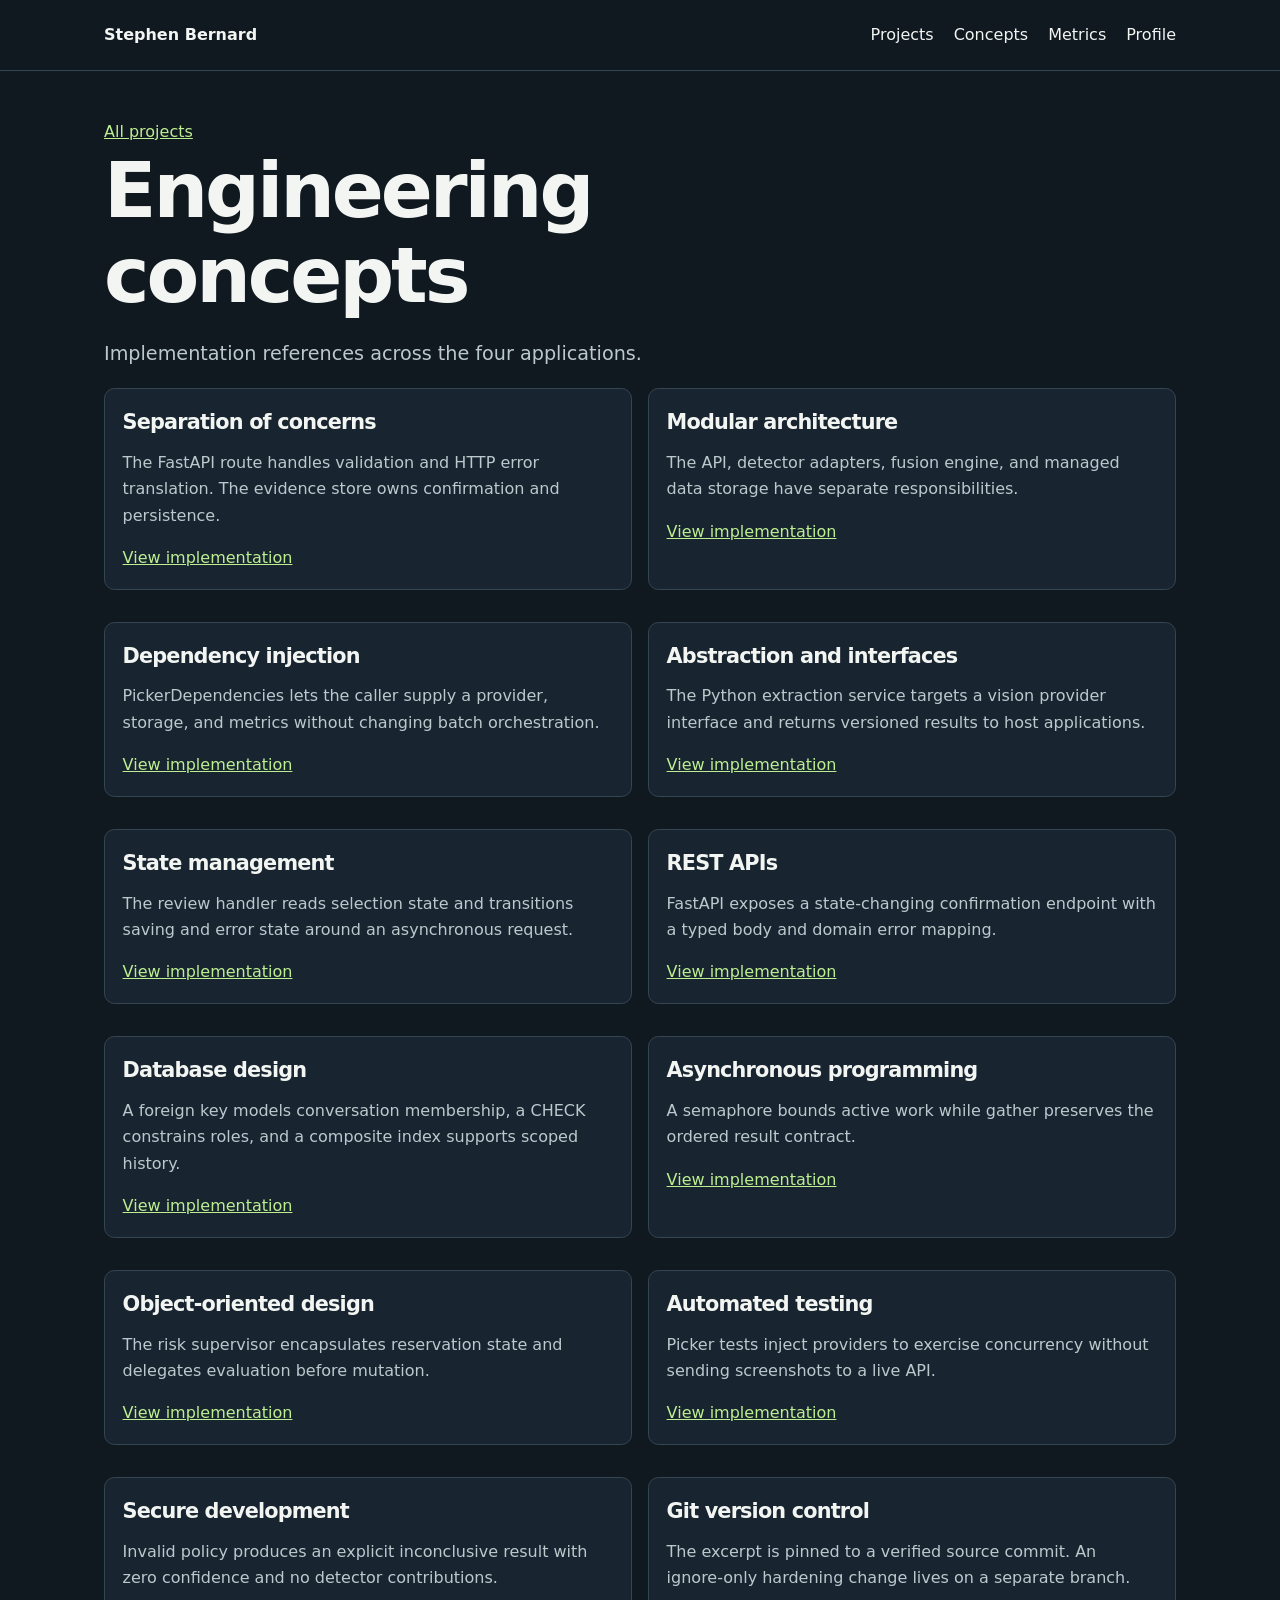
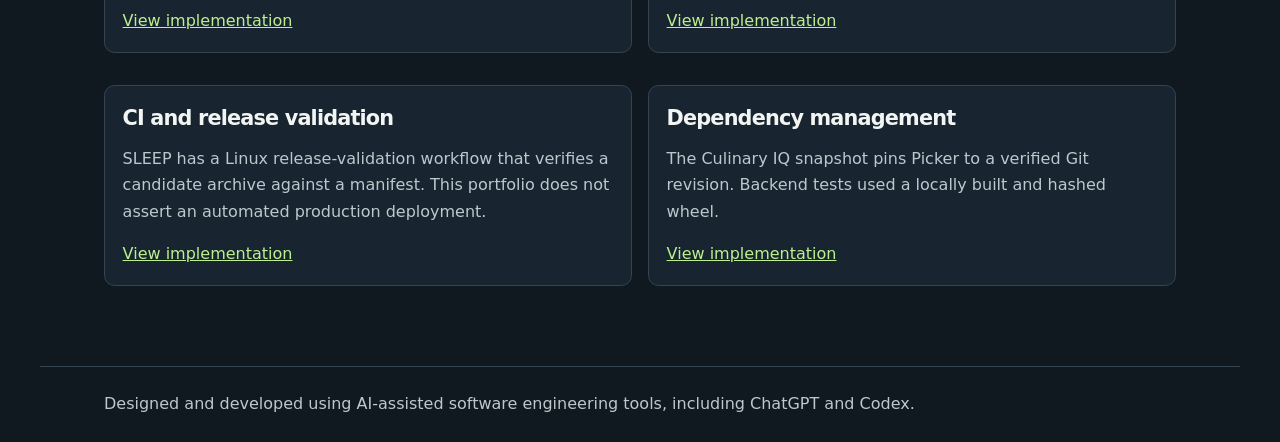
<file: concepts.html>
<!doctype html>
<html lang="en"><head><meta charset="utf-8"><meta name="viewport" content="width=device-width, initial-scale=1"><meta name="description" content="Engineering case studies in applied AI, software systems, and human review."><title>Engineering concepts | Stephen Bernard</title><link rel="stylesheet" href="styles.css"></head>
<body><a class="skip" href="#main">Skip to content</a><header><nav aria-label="Primary"><a class="wordmark" href="./">Stephen Bernard</a><div><a href="index.html#projects">Projects</a><a href="concepts.html">Concepts</a><a href="metrics.html">Metrics</a><a href="index.html#profile">Profile</a></div></nav></header>
<main id="main" class="case"><a class="back" href="index.html#projects">All projects</a><h1>Engineering concepts</h1><p class="intro">Implementation references across the four applications.</p><div class="concepts-grid"><article><h2>Separation of concerns</h2><p>The FastAPI route handles validation and HTTP error translation. The evidence store owns confirmation and persistence.</p><a href="culinary-iq.html#example-2">View implementation</a></article>
<article><h2>Modular architecture</h2><p>The API, detector adapters, fusion engine, and managed data storage have separate responsibilities.</p><a href="authenticityai.html#architecture">View implementation</a></article>
<article><h2>Dependency injection</h2><p>PickerDependencies lets the caller supply a provider, storage, and metrics without changing batch orchestration.</p><a href="picker.html#example-2">View implementation</a></article>
<article><h2>Abstraction and interfaces</h2><p>The Python extraction service targets a vision provider interface and returns versioned results to host applications.</p><a href="picker.html#architecture">View implementation</a></article>
<article><h2>State management</h2><p>The review handler reads selection state and transitions saving and error state around an asynchronous request.</p><a href="culinary-iq.html#example-1">View implementation</a></article>
<article><h2>REST APIs</h2><p>FastAPI exposes a state-changing confirmation endpoint with a typed body and domain error mapping.</p><a href="culinary-iq.html#example-2">View implementation</a></article>
<article><h2>Database design</h2><p>A foreign key models conversation membership, a CHECK constrains roles, and a composite index supports scoped history.</p><a href="culinary-iq.html#example-3">View implementation</a></article>
<article><h2>Asynchronous programming</h2><p>A semaphore bounds active work while gather preserves the ordered result contract.</p><a href="picker.html#example-2">View implementation</a></article>
<article><h2>Object-oriented design</h2><p>The risk supervisor encapsulates reservation state and delegates evaluation before mutation.</p><a href="sleep.html#example-1">View implementation</a></article>
<article><h2>Automated testing</h2><p>Picker tests inject providers to exercise concurrency without sending screenshots to a live API.</p><a href="picker.html#example-2">View implementation</a></article>
<article><h2>Secure development</h2><p>Invalid policy produces an explicit inconclusive result with zero confidence and no detector contributions.</p><a href="authenticityai.html#example-1">View implementation</a></article>
<article><h2>Git version control</h2><p>The excerpt is pinned to a verified source commit. An ignore-only hardening change lives on a separate branch.</p><a href="sleep.html#example-1">View implementation</a></article>
<article><h2>CI and release validation</h2><p>SLEEP has a Linux release-validation workflow that verifies a candidate archive against a manifest. This portfolio does not assert an automated production deployment.</p><a href="sleep.html#status">View implementation</a></article>
<article><h2>Dependency management</h2><p>The Culinary IQ snapshot pins Picker to a verified Git revision. Backend tests used a locally built and hashed wheel.</p><a href="culinary-iq.html#status">View implementation</a></article></div></main><footer>Designed and developed using AI-assisted software engineering tools, including ChatGPT and Codex.</footer></body></html>
</file>
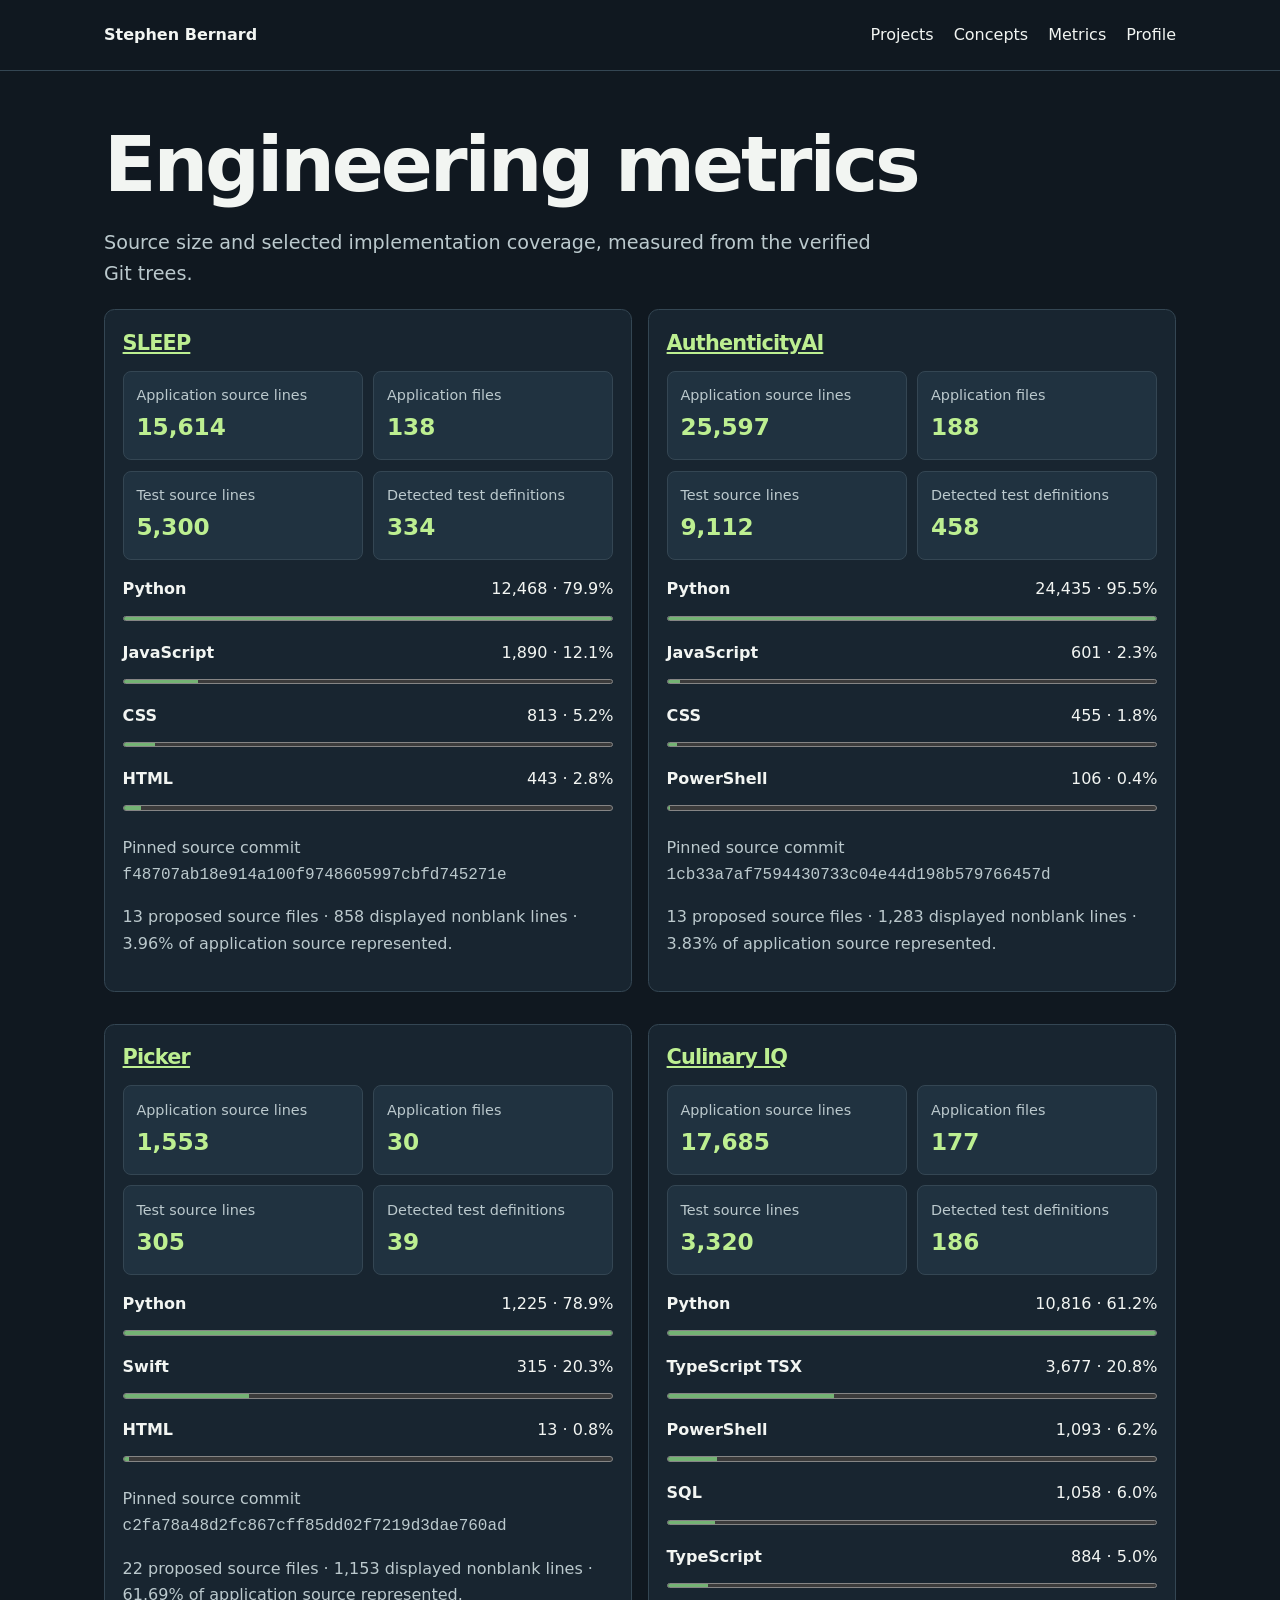
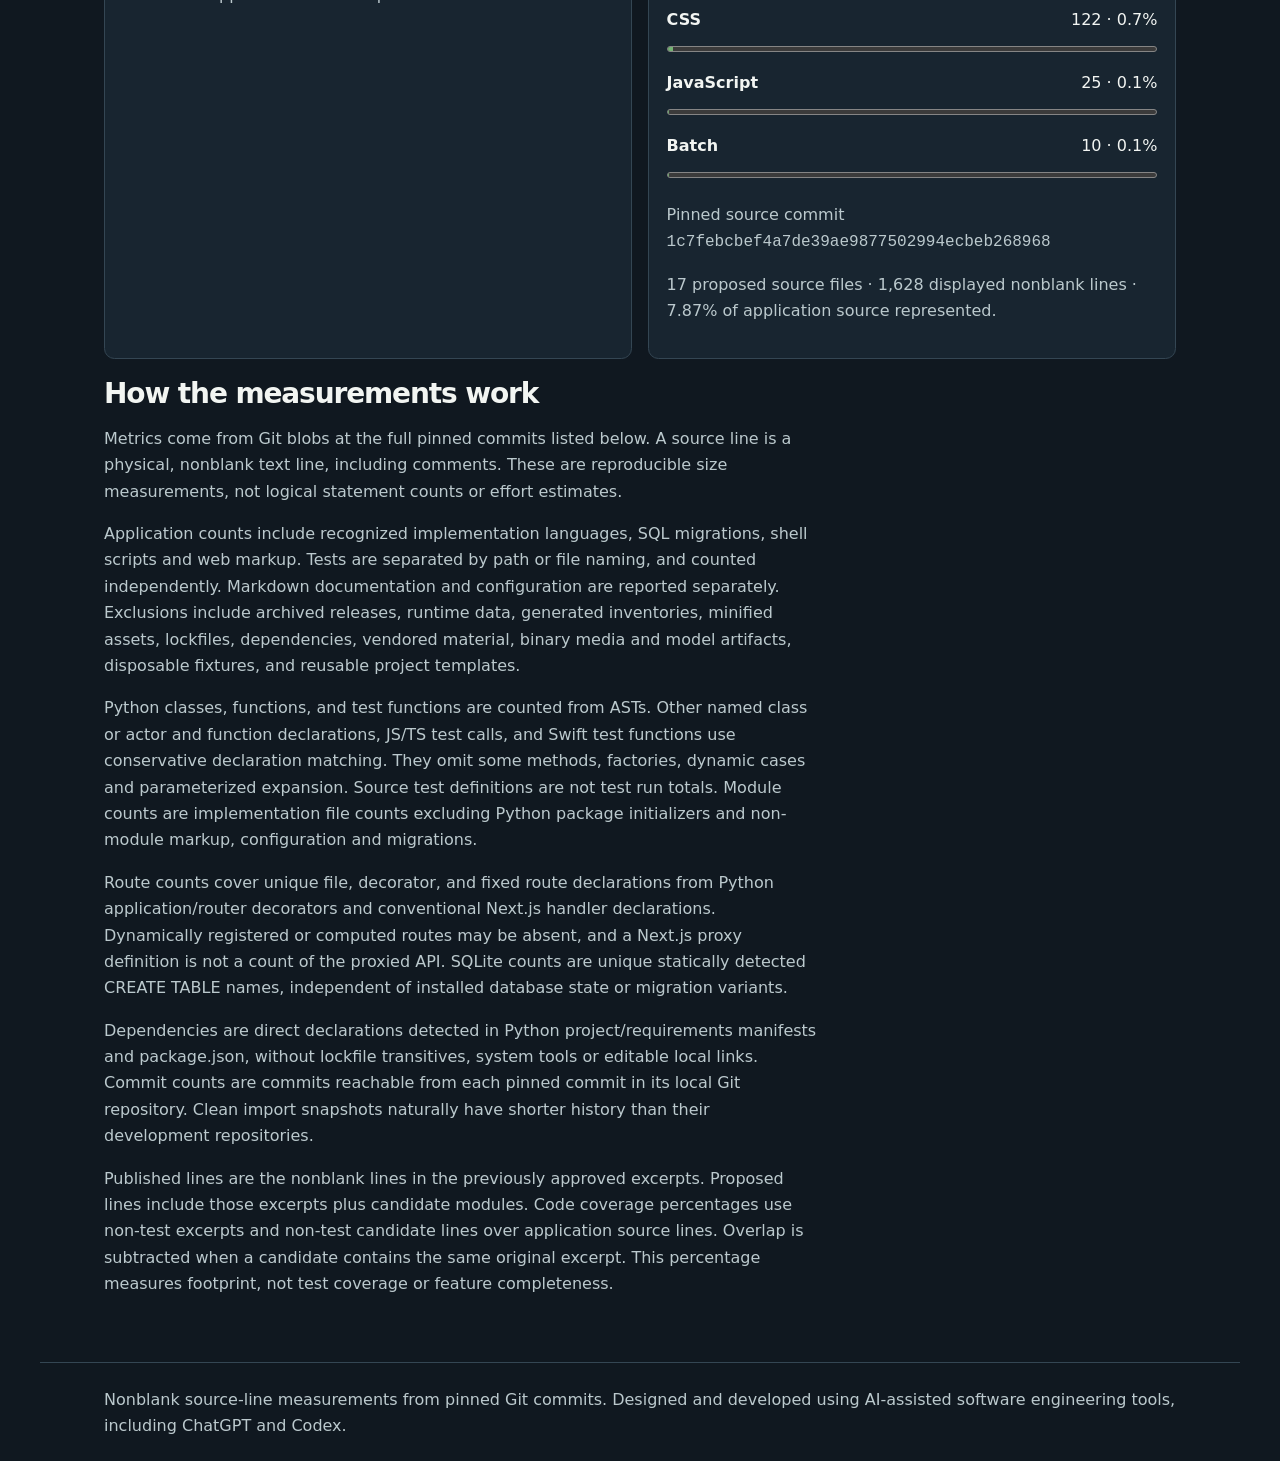
<file: metrics.html>
<!doctype html>
<html lang="en"><head><meta charset="utf-8"><meta name="viewport" content="width=device-width, initial-scale=1"><meta name="description" content="Engineering case studies in applied AI, software systems, and human review."><title>Engineering metrics | Stephen Bernard</title><link rel="stylesheet" href="styles.css"></head>
<body><a class="skip" href="#main">Skip to content</a><header><nav aria-label="Primary"><a class="wordmark" href="./">Stephen Bernard</a><div><a href="index.html#projects">Projects</a><a href="concepts.html">Concepts</a><a href="metrics.html">Metrics</a><a href="index.html#profile">Profile</a></div></nav></header>
<main id="main" class="case"><h1>Engineering metrics</h1><p class="intro">Source size and selected implementation coverage, measured from the verified Git trees.</p><div class="concepts-grid"><article><h2><a href="sleep.html#expanded-source">SLEEP</a></h2><div class="metric-cards"><div><span>Application source lines</span><strong>15,614</strong></div><div><span>Application files</span><strong>138</strong></div><div><span>Test source lines</span><strong>5,300</strong></div><div><span>Detected test definitions</span><strong>334</strong></div></div><ul class="language-bars"><li><div><strong>Python</strong><span>12,468 · 79.9%</span></div><meter min="0" max="12468" value="12468">12468</meter></li><li><div><strong>JavaScript</strong><span>1,890 · 12.1%</span></div><meter min="0" max="12468" value="1890">1890</meter></li><li><div><strong>CSS</strong><span>813 · 5.2%</span></div><meter min="0" max="12468" value="813">813</meter></li><li><div><strong>HTML</strong><span>443 · 2.8%</span></div><meter min="0" max="12468" value="443">443</meter></li></ul><p class="provenance">Pinned source commit <code>f48707ab18e914a100f9748605997cbfd745271e</code></p><p class="provenance">13 proposed source files · 858 displayed nonblank lines · 3.96% of application source represented.</p></article><article><h2><a href="authenticityai.html#expanded-source">AuthenticityAI</a></h2><div class="metric-cards"><div><span>Application source lines</span><strong>25,597</strong></div><div><span>Application files</span><strong>188</strong></div><div><span>Test source lines</span><strong>9,112</strong></div><div><span>Detected test definitions</span><strong>458</strong></div></div><ul class="language-bars"><li><div><strong>Python</strong><span>24,435 · 95.5%</span></div><meter min="0" max="24435" value="24435">24435</meter></li><li><div><strong>JavaScript</strong><span>601 · 2.3%</span></div><meter min="0" max="24435" value="601">601</meter></li><li><div><strong>CSS</strong><span>455 · 1.8%</span></div><meter min="0" max="24435" value="455">455</meter></li><li><div><strong>PowerShell</strong><span>106 · 0.4%</span></div><meter min="0" max="24435" value="106">106</meter></li></ul><p class="provenance">Pinned source commit <code>1cb33a7af7594430733c04e44d198b579766457d</code></p><p class="provenance">13 proposed source files · 1,283 displayed nonblank lines · 3.83% of application source represented.</p></article><article><h2><a href="picker.html#expanded-source">Picker</a></h2><div class="metric-cards"><div><span>Application source lines</span><strong>1,553</strong></div><div><span>Application files</span><strong>30</strong></div><div><span>Test source lines</span><strong>305</strong></div><div><span>Detected test definitions</span><strong>39</strong></div></div><ul class="language-bars"><li><div><strong>Python</strong><span>1,225 · 78.9%</span></div><meter min="0" max="1225" value="1225">1225</meter></li><li><div><strong>Swift</strong><span>315 · 20.3%</span></div><meter min="0" max="1225" value="315">315</meter></li><li><div><strong>HTML</strong><span>13 · 0.8%</span></div><meter min="0" max="1225" value="13">13</meter></li></ul><p class="provenance">Pinned source commit <code>c2fa78a48d2fc867cff85dd02f7219d3dae760ad</code></p><p class="provenance">22 proposed source files · 1,153 displayed nonblank lines · 61.69% of application source represented.</p></article><article><h2><a href="culinary-iq.html#expanded-source">Culinary IQ</a></h2><div class="metric-cards"><div><span>Application source lines</span><strong>17,685</strong></div><div><span>Application files</span><strong>177</strong></div><div><span>Test source lines</span><strong>3,320</strong></div><div><span>Detected test definitions</span><strong>186</strong></div></div><ul class="language-bars"><li><div><strong>Python</strong><span>10,816 · 61.2%</span></div><meter min="0" max="10816" value="10816">10816</meter></li><li><div><strong>TypeScript TSX</strong><span>3,677 · 20.8%</span></div><meter min="0" max="10816" value="3677">3677</meter></li><li><div><strong>PowerShell</strong><span>1,093 · 6.2%</span></div><meter min="0" max="10816" value="1093">1093</meter></li><li><div><strong>SQL</strong><span>1,058 · 6.0%</span></div><meter min="0" max="10816" value="1058">1058</meter></li><li><div><strong>TypeScript</strong><span>884 · 5.0%</span></div><meter min="0" max="10816" value="884">884</meter></li><li><div><strong>CSS</strong><span>122 · 0.7%</span></div><meter min="0" max="10816" value="122">122</meter></li><li><div><strong>JavaScript</strong><span>25 · 0.1%</span></div><meter min="0" max="10816" value="25">25</meter></li><li><div><strong>Batch</strong><span>10 · 0.1%</span></div><meter min="0" max="10816" value="10">10</meter></li></ul><p class="provenance">Pinned source commit <code>1c7febcbef4a7de39ae9877502994ecbeb268968</code></p><p class="provenance">17 proposed source files · 1,628 displayed nonblank lines · 7.87% of application source represented.</p></article></div><h2>How the measurements work</h2><p>Metrics come from Git blobs at the full pinned commits listed below. A source line is a physical, nonblank text line, including comments. These are reproducible size measurements, not logical statement counts or effort estimates.</p><p>Application counts include recognized implementation languages, SQL migrations, shell scripts and web markup. Tests are separated by path or file naming, and counted independently. Markdown documentation and configuration are reported separately. Exclusions include archived releases, runtime data, generated inventories, minified assets, lockfiles, dependencies, vendored material, binary media and model artifacts, disposable fixtures, and reusable project templates.</p><p>Python classes, functions, and test functions are counted from ASTs. Other named class or actor and function declarations, JS/TS test calls, and Swift test functions use conservative declaration matching. They omit some methods, factories, dynamic cases and parameterized expansion. Source test definitions are not test run totals. Module counts are implementation file counts excluding Python package initializers and non-module markup, configuration and migrations.</p><p>Route counts cover unique file, decorator, and fixed route declarations from Python application/router decorators and conventional Next.js handler declarations. Dynamically registered or computed routes may be absent, and a Next.js proxy definition is not a count of the proxied API. SQLite counts are unique statically detected CREATE TABLE names, independent of installed database state or migration variants.</p><p>Dependencies are direct declarations detected in Python project/requirements manifests and package.json, without lockfile transitives, system tools or editable local links. Commit counts are commits reachable from each pinned commit in its local Git repository. Clean import snapshots naturally have shorter history than their development repositories.</p><p>Published lines are the nonblank lines in the previously approved excerpts. Proposed lines include those excerpts plus candidate modules. Code coverage percentages use non-test excerpts and non-test candidate lines over application source lines. Overlap is subtracted when a candidate contains the same original excerpt. This percentage measures footprint, not test coverage or feature completeness.
</p></main><footer>Nonblank source-line measurements from pinned Git commits. Designed and developed using AI-assisted software engineering tools, including ChatGPT and Codex.</footer></body></html>
</file>
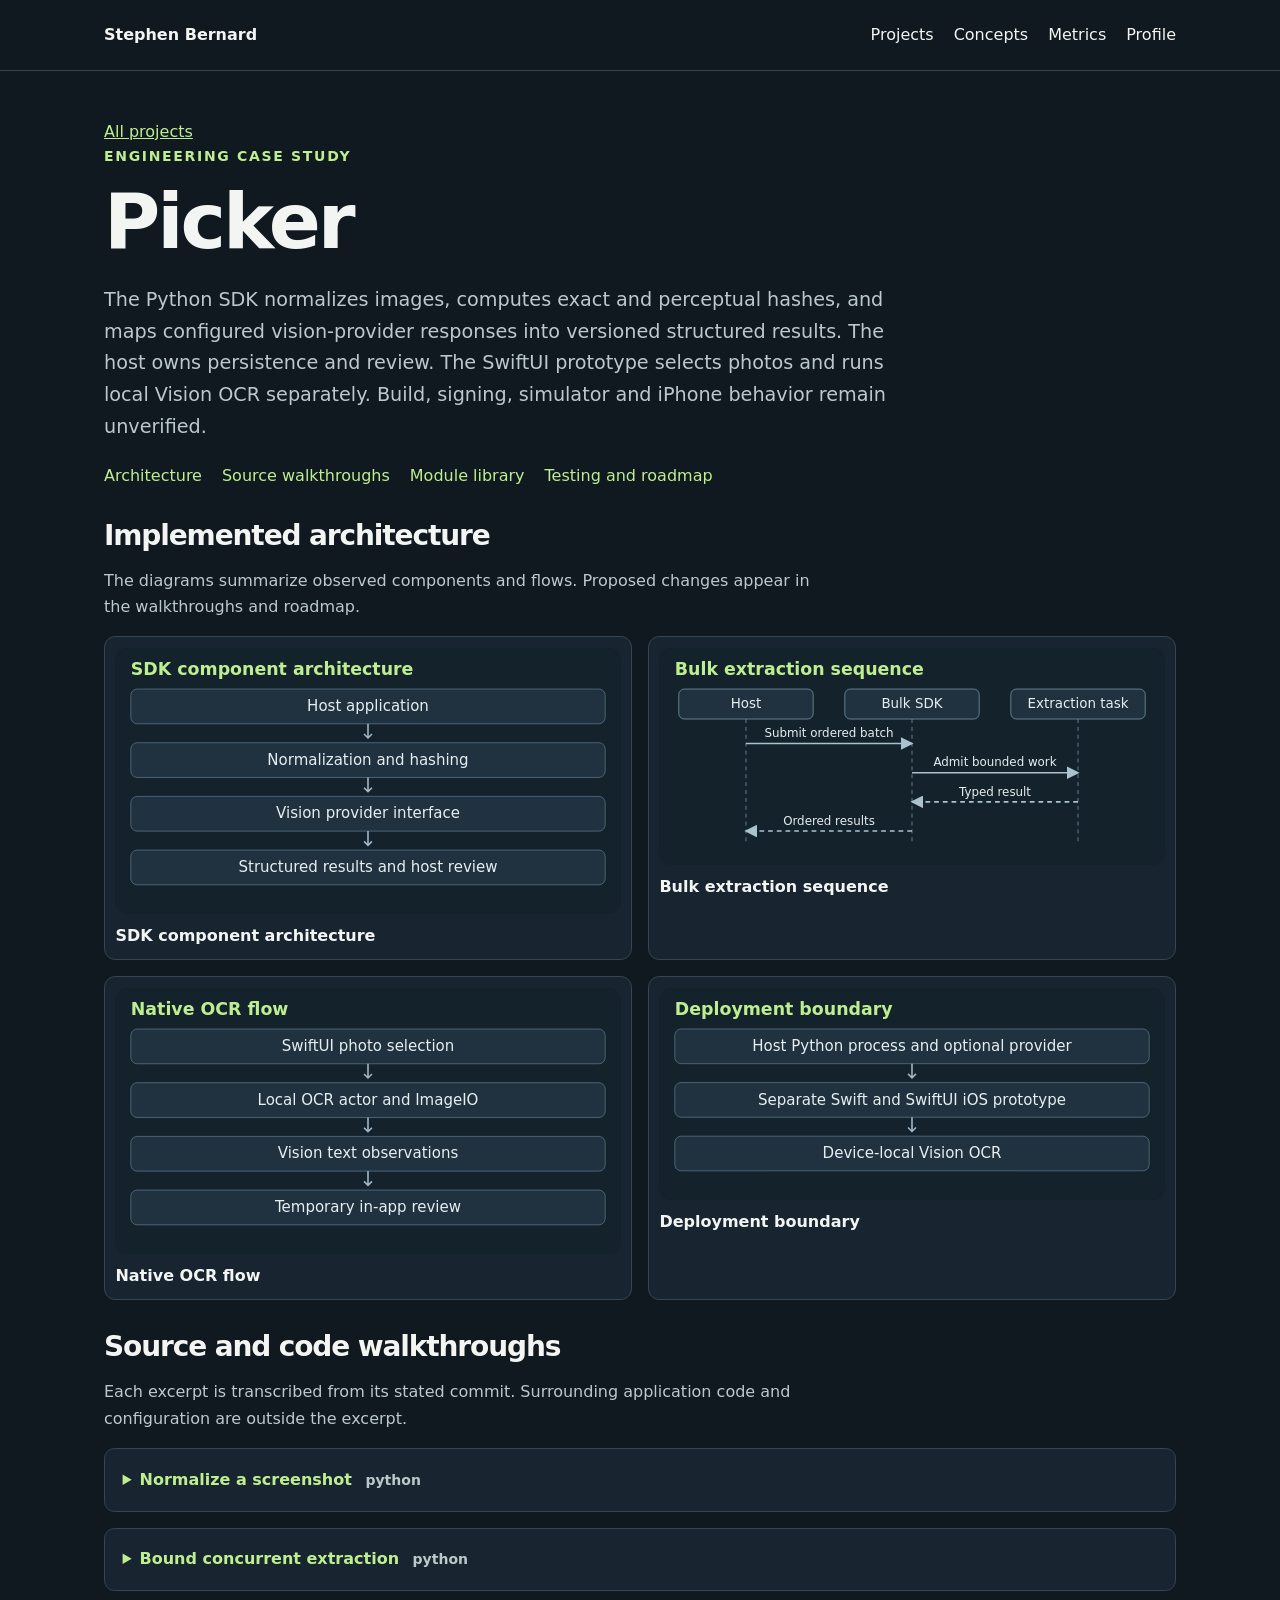
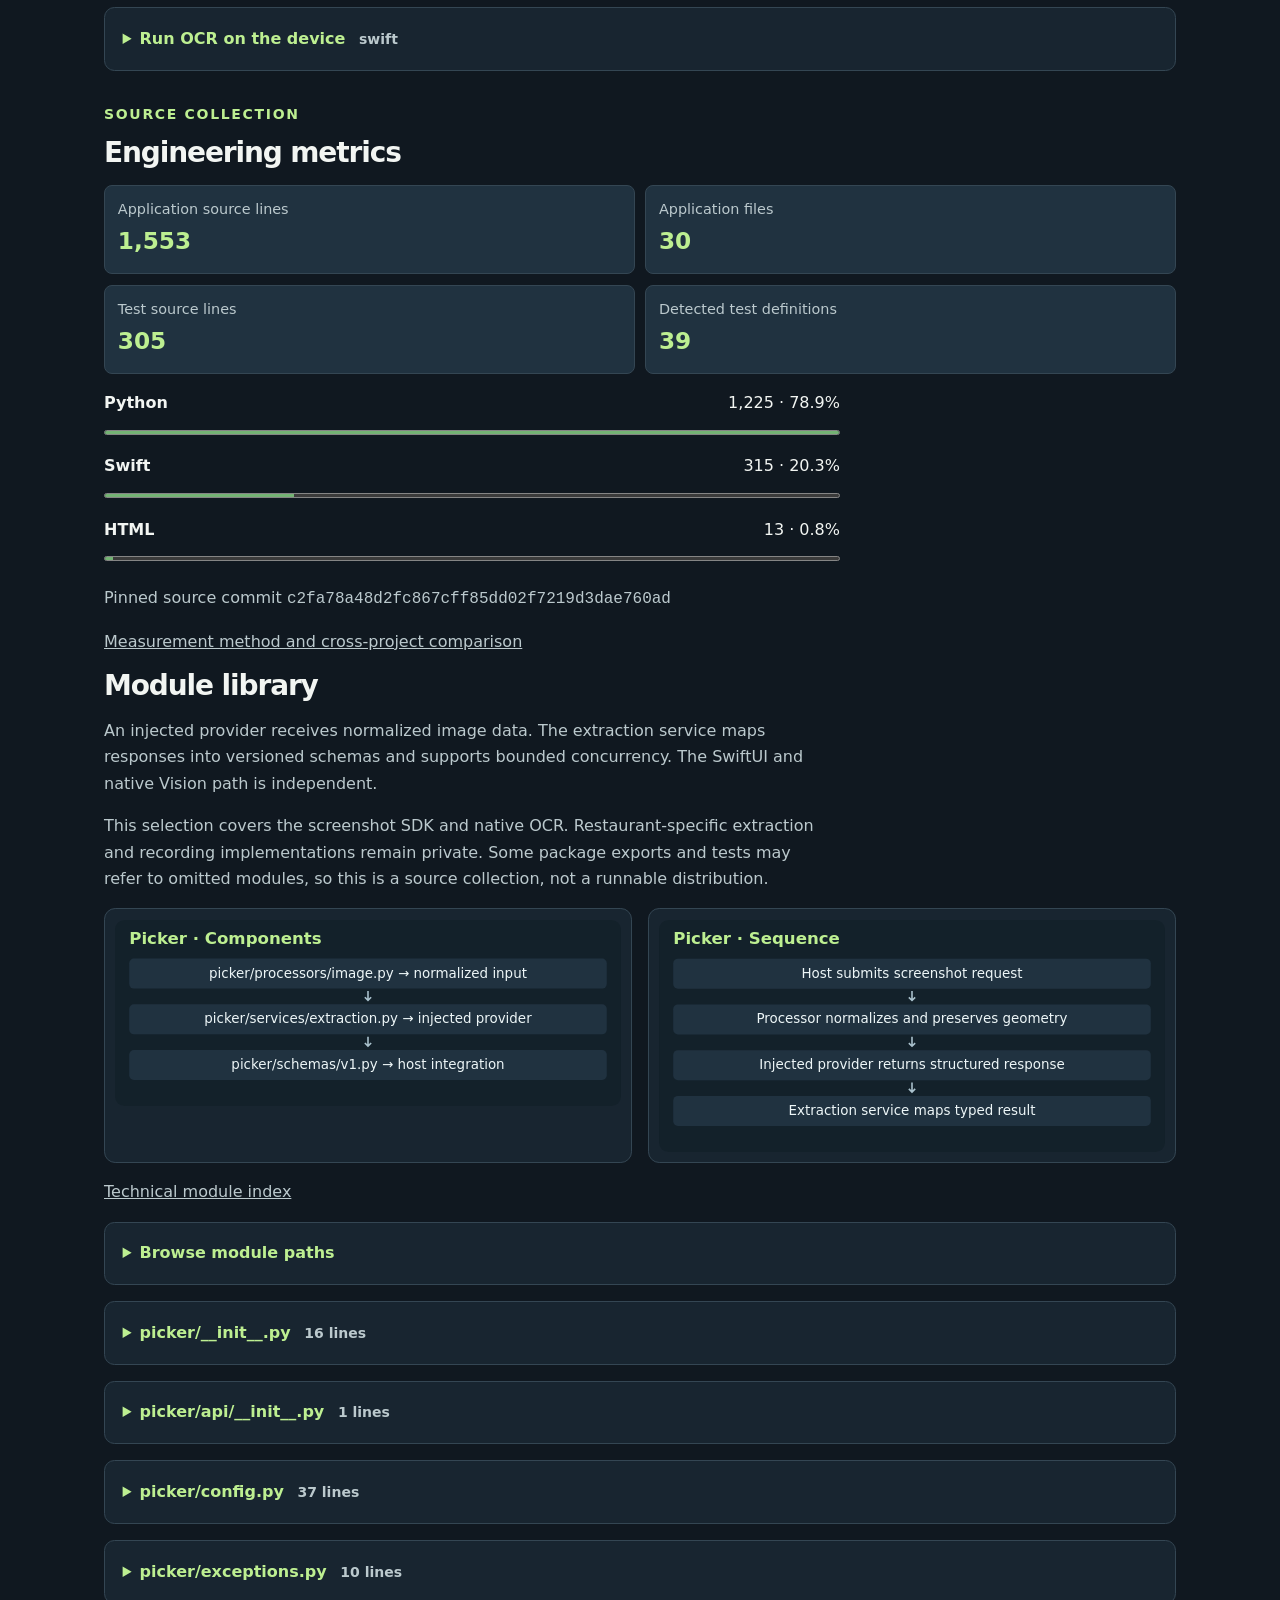
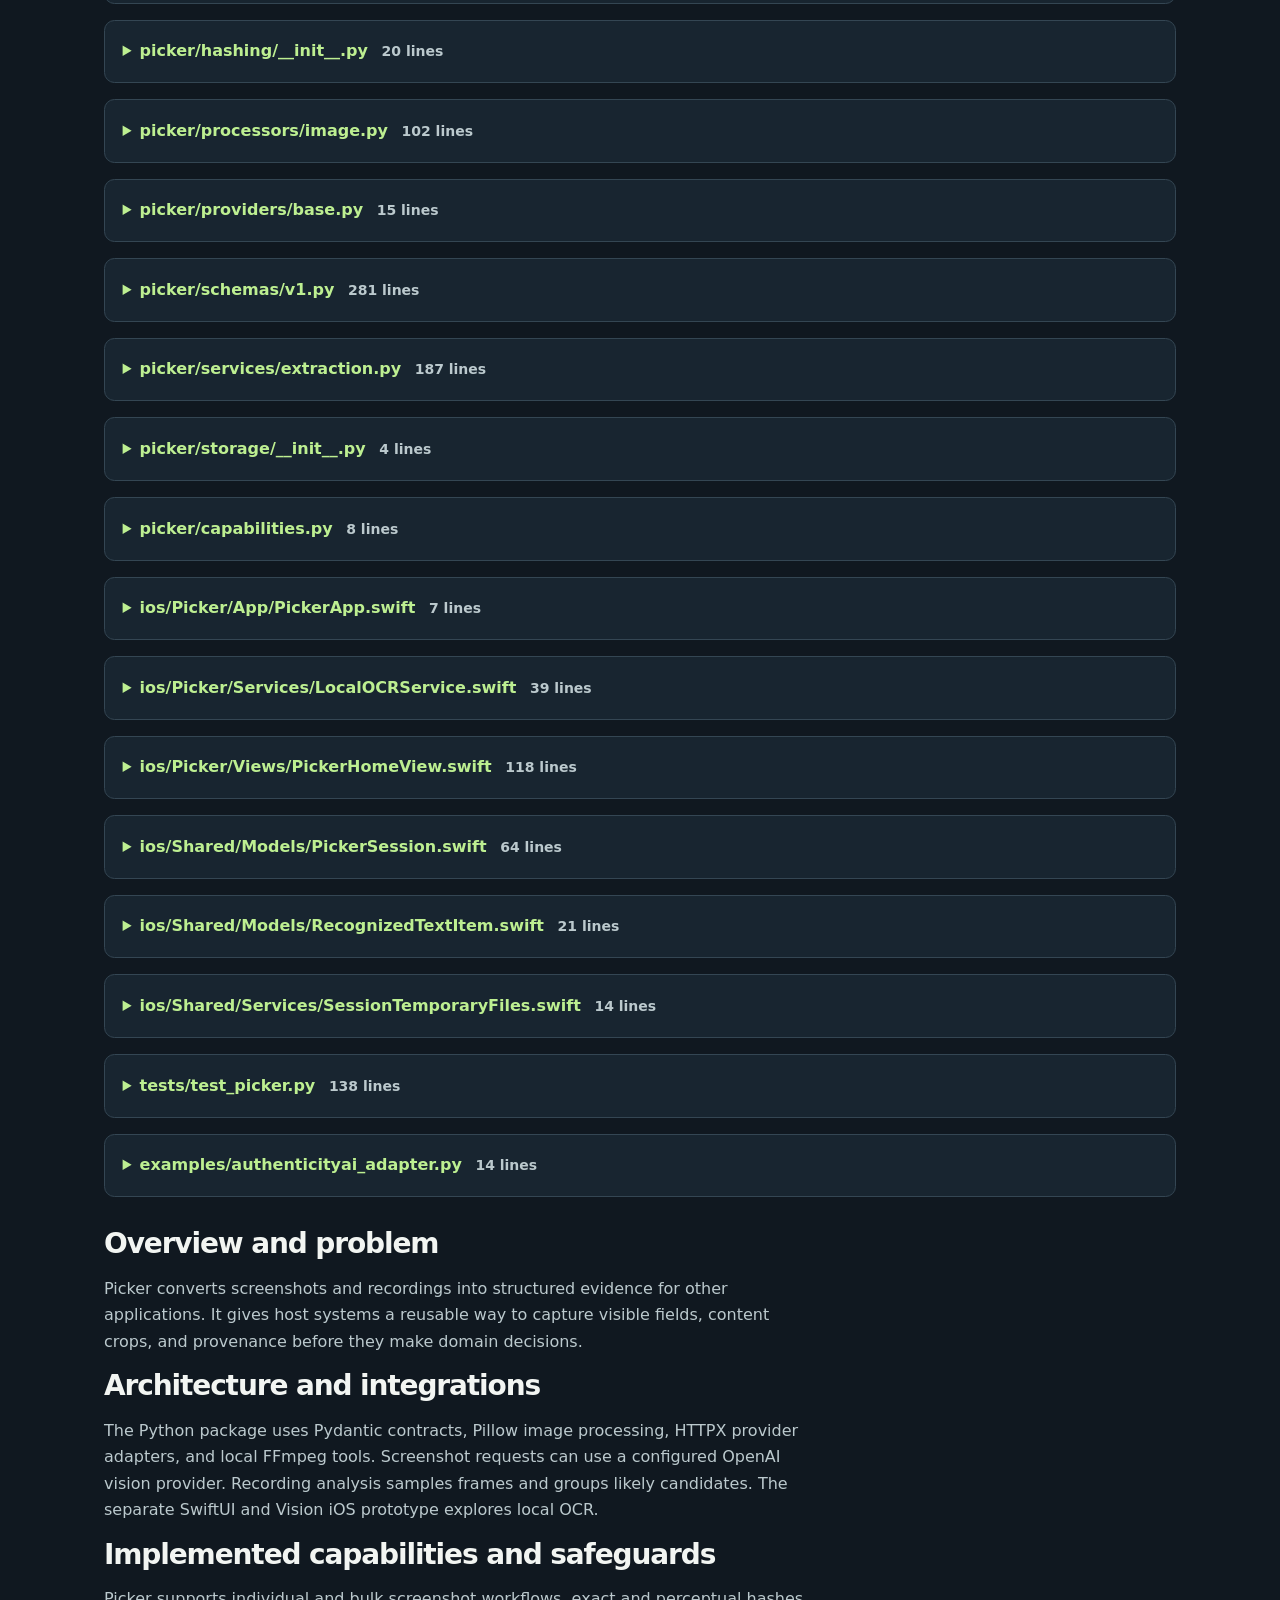
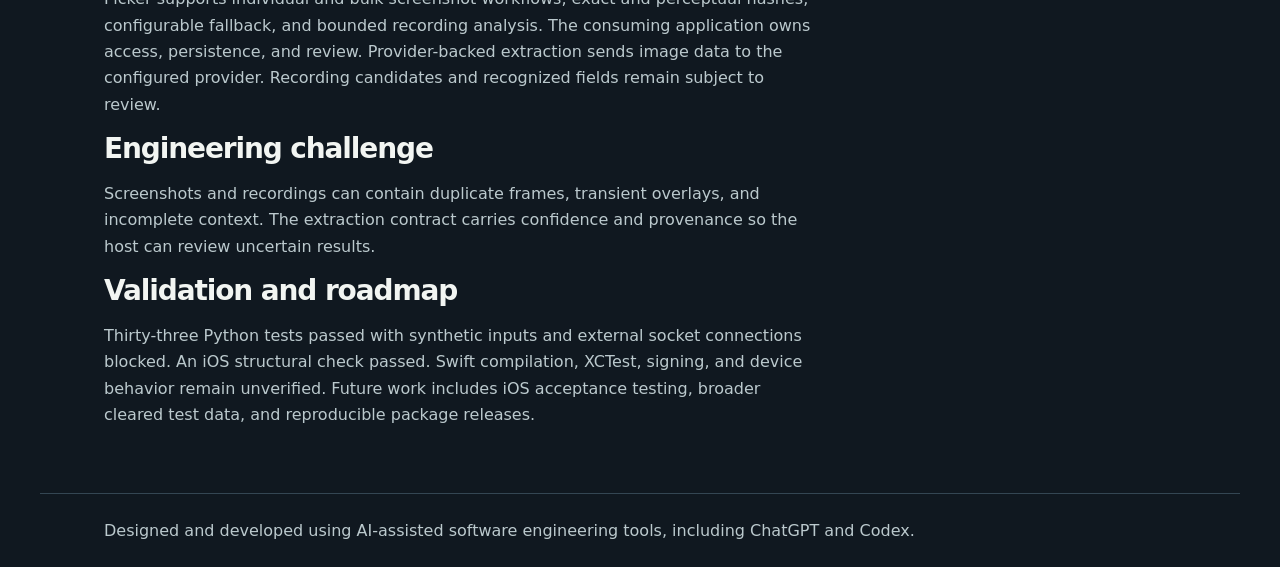
<file: picker.html>
<!doctype html>
<html lang="en"><head><meta charset="utf-8"><meta name="viewport" content="width=device-width, initial-scale=1"><meta name="description" content="Engineering case studies in applied AI, software systems, and human review."><title>Picker | Stephen Bernard</title><link rel="stylesheet" href="styles.css"></head>
<body><a class="skip" href="#main">Skip to content</a><header><nav aria-label="Primary"><a class="wordmark" href="./">Stephen Bernard</a><div><a href="index.html#projects">Projects</a><a href="concepts.html">Concepts</a><a href="metrics.html">Metrics</a><a href="index.html#profile">Profile</a></div></nav></header>
<main id="main" class="case"><a class="back" href="index.html#projects">All projects</a><p class="kicker">Engineering case study</p><h1>Picker</h1><p class="intro">The Python SDK normalizes images, computes exact and perceptual hashes, and maps configured vision-provider responses into versioned structured results. The host owns persistence and review. The SwiftUI prototype selects photos and runs local Vision OCR separately. Build, signing, simulator and iPhone behavior remain unverified.</p><nav class="case-links" aria-label="Case study sections"><a href="#architecture">Architecture</a><a href="#source">Source walkthroughs</a><a href="#expanded-source">Module library</a><a href="#status">Testing and roadmap</a></nav><section id="architecture"><h2>Implemented architecture</h2><p>The diagrams summarize observed components and flows. Proposed changes appear in the walkthroughs and roadmap.</p><div class="diagrams"><figure><img src="diagrams/picker-1.svg" width="640" height="337" alt="Host application to Normalization and hashing to Vision provider interface to Structured results and host review"><figcaption>SDK component architecture</figcaption></figure><figure><img src="diagrams/picker-2.svg" width="640" height="337" alt="Caller submits ordered requests to Semaphore admits bounded work to Vision tasks produce typed results to Gather returns results in input order"><figcaption>Bulk extraction sequence</figcaption></figure><figure><img src="diagrams/picker-3.svg" width="640" height="337" alt="SwiftUI photo selection to Local OCR actor and ImageIO to Vision text observations to Temporary in-app review"><figcaption>Native OCR flow</figcaption></figure><figure><img src="diagrams/picker-4.svg" width="640" height="269" alt="Host Python process and optional provider to Separate Swift and SwiftUI iOS prototype to Device-local Vision OCR"><figcaption>Deployment boundary</figcaption></figure></div></section><section id="source"><h2>Source and code walkthroughs</h2><p>Each excerpt is transcribed from its stated commit. Surrounding application code and configuration are outside the excerpt.</p><details class="code-example" id="example-1"><summary>Normalize a screenshot <span>python</span></summary><p class="provenance"><code>picker/processors/image.py:49–65</code><br>normalize_screenshot · <code>c2fa78a48d2fc867cff85dd02f7219d3dae760ad</code></p><h3>In plain language</h3><p>The SDK prepares a consistent image before asking the vision provider to read it.</p><h3>Inputs, outputs and control flow</h3><p>Receives image bytes and optional PickerConfig. Pillow applies EXIF orientation, handles alpha, and converts to RGB. Trimming and encoding produce image bytes, dimensions and coordinate-remapping metadata.</p><h3>Design, integration and security</h3><p>The byte limit runs before decode. Unreadable inputs raise ValueError with the underlying exception chained. Decoded dimensions merit their own budget. Hashing and provider work are downstream.</p><h3>Testing and verification</h3><p>tests/test_picker.py covers normalization and extraction behavior. The Python suite passed 33 tests with external sockets blocked.</p><h3>Potential improvements</h3><p>Add an explicit decoded-pixel limit and test oversized compressed images.</p><pre class="source" tabindex="0" aria-label="Normalize a screenshot source"><code><span class="k">def</span><span class="w"> </span><span class="nf">normalize_screenshot</span><span class="p">(</span><span class="n">image_bytes</span><span class="p">:</span> <span class="nb">bytes</span><span class="p">,</span> <span class="n">config</span><span class="p">:</span> <span class="n">PickerConfig</span> <span class="o">|</span> <span class="kc">None</span> <span class="o">=</span> <span class="kc">None</span><span class="p">,</span> <span class="o">*</span><span class="p">,</span> <span class="n">maximum_edge</span><span class="p">:</span> <span class="nb">int</span> <span class="o">|</span> <span class="kc">None</span> <span class="o">=</span> <span class="kc">None</span><span class="p">)</span> <span class="o">-&gt;</span> <span class="n">PreparedScreenshot</span><span class="p">:</span>
    <span class="n">config</span> <span class="o">=</span> <span class="n">config</span> <span class="ow">or</span> <span class="n">PickerConfig</span><span class="p">()</span>
    <span class="k">if</span> <span class="nb">len</span><span class="p">(</span><span class="n">image_bytes</span><span class="p">)</span> <span class="o">&gt;</span> <span class="n">config</span><span class="o">.</span><span class="n">maximum_upload_bytes</span><span class="p">:</span>
        <span class="k">raise</span> <span class="ne">ValueError</span><span class="p">(</span><span class="s2">&quot;Screenshot exceeds the configured maximum upload size&quot;</span><span class="p">)</span>
    <span class="n">started</span> <span class="o">=</span> <span class="n">time</span><span class="o">.</span><span class="n">perf_counter</span><span class="p">()</span>
    <span class="k">try</span><span class="p">:</span>
        <span class="k">with</span> <span class="n">Image</span><span class="o">.</span><span class="n">open</span><span class="p">(</span><span class="n">BytesIO</span><span class="p">(</span><span class="n">image_bytes</span><span class="p">))</span> <span class="k">as</span> <span class="n">source</span><span class="p">:</span>
            <span class="n">oriented</span> <span class="o">=</span> <span class="n">ImageOps</span><span class="o">.</span><span class="n">exif_transpose</span><span class="p">(</span><span class="n">source</span><span class="p">)</span>
            <span class="k">if</span> <span class="s2">&quot;A&quot;</span> <span class="ow">in</span> <span class="n">oriented</span><span class="o">.</span><span class="n">getbands</span><span class="p">():</span>
                <span class="n">alpha_box</span> <span class="o">=</span> <span class="n">oriented</span><span class="o">.</span><span class="n">getchannel</span><span class="p">(</span><span class="s2">&quot;A&quot;</span><span class="p">)</span><span class="o">.</span><span class="n">getbbox</span><span class="p">()</span>
                <span class="n">oriented</span> <span class="o">=</span> <span class="n">oriented</span><span class="o">.</span><span class="n">crop</span><span class="p">(</span><span class="n">alpha_box</span><span class="p">)</span> <span class="k">if</span> <span class="n">alpha_box</span> <span class="k">else</span> <span class="n">oriented</span>
            <span class="n">original</span> <span class="o">=</span> <span class="n">oriented</span><span class="o">.</span><span class="n">convert</span><span class="p">(</span><span class="s2">&quot;RGB&quot;</span><span class="p">)</span><span class="o">.</span><span class="n">copy</span><span class="p">()</span>
    <span class="k">except</span> <span class="p">(</span><span class="n">UnidentifiedImageError</span><span class="p">,</span> <span class="ne">OSError</span><span class="p">,</span> <span class="ne">ValueError</span><span class="p">)</span> <span class="k">as</span> <span class="n">exc</span><span class="p">:</span>
        <span class="k">raise</span> <span class="ne">ValueError</span><span class="p">(</span><span class="s2">&quot;The screenshot could not be decoded as an image&quot;</span><span class="p">)</span> <span class="kn">from</span><span class="w"> </span><span class="nn">exc</span>
    <span class="n">trimmed</span><span class="p">,</span> <span class="n">trim_box</span> <span class="o">=</span> <span class="n">_safe_trim</span><span class="p">(</span><span class="n">original</span><span class="p">)</span>
    <span class="n">normalized_bytes</span><span class="p">,</span> <span class="n">normalized_size</span> <span class="o">=</span> <span class="n">_encode</span><span class="p">(</span><span class="n">trimmed</span><span class="p">,</span> <span class="n">maximum_edge</span> <span class="ow">or</span> <span class="n">config</span><span class="o">.</span><span class="n">maximum_normalized_edge</span><span class="p">,</span> <span class="n">config</span><span class="o">.</span><span class="n">normalization_quality</span><span class="p">)</span>
    <span class="k">return</span> <span class="n">PreparedScreenshot</span><span class="p">(</span><span class="n">original</span><span class="p">,</span> <span class="n">trimmed</span><span class="p">,</span> <span class="n">trim_box</span><span class="p">,</span> <span class="n">normalized_bytes</span><span class="p">,</span> <span class="n">normalized_size</span><span class="p">,</span> <span class="nb">round</span><span class="p">((</span><span class="n">time</span><span class="o">.</span><span class="n">perf_counter</span><span class="p">()</span> <span class="o">-</span> <span class="n">started</span><span class="p">)</span> <span class="o">*</span> <span class="mi">1000</span><span class="p">))</span></code></pre></details><details class="code-example" id="example-2"><summary>Bound concurrent extraction <span>python</span></summary><p class="provenance"><code>picker/services/extraction.py:207–214</code><br>extract_screenshots_bulk · <code>c2fa78a48d2fc867cff85dd02f7219d3dae760ad</code></p><h3>In plain language</h3><p>The SDK processes several screenshots together while limiting simultaneous extraction calls.</p><h3>Inputs, outputs and control flow</h3><p>Receives a bulk request, configuration and injected dependencies. A semaphore guards each async extraction. asyncio.gather collects results in input order and propagates errors.</p><h3>Design, integration and security</h3><p>Injected provider dependencies let tests avoid live API calls. Bounding active work does not bound the number of scheduled tasks or guarantee provider quota compliance. The host must control inputs and cancellation.</p><h3>Testing and verification</h3><p>tests/test_picker.py exercises bounded bulk concurrency with injected dependencies.</p><h3>Potential improvements</h3><p>For large batches, consider a worker queue and explicit per-item outcomes.</p><pre class="source" tabindex="0" aria-label="Bound concurrent extraction source"><code><span class="k">async</span> <span class="k">def</span><span class="w"> </span><span class="nf">extract_screenshots_bulk</span><span class="p">(</span><span class="n">request</span><span class="p">:</span> <span class="n">PickerBulkExtractionRequestV1</span><span class="p">,</span> <span class="o">*</span><span class="p">,</span> <span class="n">config</span><span class="p">:</span> <span class="n">PickerConfig</span> <span class="o">|</span> <span class="kc">None</span> <span class="o">=</span> <span class="kc">None</span><span class="p">,</span>
                                   <span class="n">dependencies</span><span class="p">:</span> <span class="n">PickerDependencies</span> <span class="o">|</span> <span class="kc">None</span> <span class="o">=</span> <span class="kc">None</span><span class="p">)</span> <span class="o">-&gt;</span> <span class="nb">list</span><span class="p">[</span><span class="n">PickerExtractionResultV1</span><span class="p">]:</span>
    <span class="n">config</span> <span class="o">=</span> <span class="n">config</span> <span class="ow">or</span> <span class="n">PickerConfig</span><span class="p">();</span> <span class="n">dependencies</span> <span class="o">=</span> <span class="n">dependencies</span> <span class="ow">or</span> <span class="n">PickerDependencies</span><span class="p">()</span>
    <span class="n">semaphore</span> <span class="o">=</span> <span class="n">asyncio</span><span class="o">.</span><span class="n">Semaphore</span><span class="p">(</span><span class="n">config</span><span class="o">.</span><span class="n">concurrency_limit</span><span class="p">)</span>
    <span class="k">async</span> <span class="k">def</span><span class="w"> </span><span class="nf">run</span><span class="p">(</span><span class="n">item</span><span class="p">):</span>
        <span class="k">async</span> <span class="k">with</span> <span class="n">semaphore</span><span class="p">:</span>
            <span class="k">return</span> <span class="k">await</span> <span class="n">extract_screenshot</span><span class="p">(</span><span class="n">request</span><span class="o">=</span><span class="n">item</span><span class="p">,</span> <span class="n">config</span><span class="o">=</span><span class="n">config</span><span class="p">,</span> <span class="n">dependencies</span><span class="o">=</span><span class="n">dependencies</span><span class="p">)</span>
    <span class="k">return</span> <span class="k">await</span> <span class="n">asyncio</span><span class="o">.</span><span class="n">gather</span><span class="p">(</span><span class="o">*</span><span class="p">(</span><span class="n">run</span><span class="p">(</span><span class="n">item</span><span class="p">)</span> <span class="k">for</span> <span class="n">item</span> <span class="ow">in</span> <span class="n">request</span><span class="o">.</span><span class="n">requests</span><span class="p">))</span></code></pre></details><details class="code-example" id="example-3"><summary>Run OCR on the device <span>swift</span></summary><p class="provenance"><code>ios/Picker/Services/LocalOCRService.swift:10–41</code><br>LocalOCRService · <code>c2fa78a48d2fc867cff85dd02f7219d3dae760ad</code></p><h3>In plain language</h3><p>The Swift prototype reads text from an image on the device and returns its location in the image.</p><h3>Inputs, outputs and control flow</h3><p>The actor accepts Data, uses ImageIO and Vision, and returns recognized text, confidence and normalized bounding boxes. Invalid images throw unsupportedImage. Task cancellation attempts to cancel the Vision request.</p><h3>Design, integration and security</h3><p>Actor isolation keeps work off the main actor. Orientation is read from the image metadata. The excerpt performs no network request. Cancellation checks surround synchronous Vision processing.</p><h3>Testing and verification</h3><p>The iOS structural checker passed. Swift compilation, XCTest execution and device behavior were not verified.</p><h3>Potential improvements</h3><p>Move heavy image decoding behind a pixel budget and test rotated images and cancellation on a device.</p><pre class="source" tabindex="0" aria-label="Run OCR on the device source"><code><span class="kd">actor</span><span class="w"> </span><span class="n">LocalOCRService</span><span class="w"> </span><span class="p">{</span>
<span class="w">    </span><span class="kd">func</span><span class="w"> </span><span class="nf">recognize</span><span class="p">(</span><span class="kc">_</span><span class="w"> </span><span class="n">data</span><span class="p">:</span><span class="w"> </span><span class="n">Data</span><span class="p">)</span><span class="w"> </span><span class="k">async</span><span class="w"> </span><span class="kr">throws</span><span class="w"> </span><span class="p">-&gt;</span><span class="w"> </span><span class="p">[</span><span class="n">RecognizedTextItem</span><span class="p">]</span><span class="w"> </span><span class="p">{</span>
<span class="w">        </span><span class="k">try</span><span class="w"> </span><span class="n">Task</span><span class="p">.</span><span class="n">checkCancellation</span><span class="p">()</span>
<span class="w">        </span><span class="k">guard</span><span class="w"> </span><span class="kd">let</span><span class="w"> </span><span class="nv">source</span><span class="w"> </span><span class="p">=</span><span class="w"> </span><span class="n">CGImageSourceCreateWithData</span><span class="p">(</span><span class="n">data</span><span class="w"> </span><span class="k">as</span><span class="w"> </span><span class="n">CFData</span><span class="p">,</span><span class="w"> </span><span class="kc">nil</span><span class="p">),</span>
<span class="w">              </span><span class="kd">let</span><span class="w"> </span><span class="nv">image</span><span class="w"> </span><span class="p">=</span><span class="w"> </span><span class="n">CGImageSourceCreateImageAtIndex</span><span class="p">(</span><span class="n">source</span><span class="p">,</span><span class="w"> </span><span class="mi">0</span><span class="p">,</span><span class="w"> </span><span class="kc">nil</span><span class="p">)</span><span class="w"> </span><span class="k">else</span><span class="w"> </span><span class="p">{</span>
<span class="w">            </span><span class="k">throw</span><span class="w"> </span><span class="n">LocalOCRError</span><span class="p">.</span><span class="n">unsupportedImage</span>
<span class="w">        </span><span class="p">}</span>
<span class="w">        </span><span class="kd">let</span><span class="w"> </span><span class="nv">properties</span><span class="w"> </span><span class="p">=</span><span class="w"> </span><span class="n">CGImageSourceCopyPropertiesAtIndex</span><span class="p">(</span><span class="n">source</span><span class="p">,</span><span class="w"> </span><span class="mi">0</span><span class="p">,</span><span class="w"> </span><span class="kc">nil</span><span class="p">)</span><span class="w"> </span><span class="k">as</span><span class="p">?</span><span class="w"> </span><span class="p">[</span><span class="n">CFString</span><span class="p">:</span><span class="w"> </span><span class="nb">Any</span><span class="p">]</span>
<span class="w">        </span><span class="kd">let</span><span class="w"> </span><span class="nv">rawOrientation</span><span class="w"> </span><span class="p">=</span><span class="w"> </span><span class="p">(</span><span class="n">properties</span><span class="p">?[</span><span class="n">kCGImagePropertyOrientation</span><span class="p">]</span><span class="w"> </span><span class="k">as</span><span class="p">?</span><span class="w"> </span><span class="bp">NSNumber</span><span class="p">)?.</span><span class="n">uint32Value</span><span class="w"> </span><span class="p">??</span><span class="w"> </span><span class="mi">1</span>
<span class="w">        </span><span class="kd">let</span><span class="w"> </span><span class="nv">orientation</span><span class="w"> </span><span class="p">=</span><span class="w"> </span><span class="n">CGImagePropertyOrientation</span><span class="p">(</span><span class="n">rawValue</span><span class="p">:</span><span class="w"> </span><span class="n">rawOrientation</span><span class="p">)</span><span class="w"> </span><span class="p">??</span><span class="w"> </span><span class="p">.</span><span class="n">up</span>
<span class="w">        </span><span class="kd">let</span><span class="w"> </span><span class="nv">request</span><span class="w"> </span><span class="p">=</span><span class="w"> </span><span class="bp">VNRecognizeTextRequest</span><span class="p">()</span>
<span class="w">        </span><span class="n">request</span><span class="p">.</span><span class="n">recognitionLevel</span><span class="w"> </span><span class="p">=</span><span class="w"> </span><span class="p">.</span><span class="n">accurate</span>
<span class="w">        </span><span class="n">request</span><span class="p">.</span><span class="n">usesLanguageCorrection</span><span class="w"> </span><span class="p">=</span><span class="w"> </span><span class="kc">true</span>
<span class="w">        </span><span class="k">return</span><span class="w"> </span><span class="k">try</span><span class="w"> </span><span class="k">await</span><span class="w"> </span><span class="n">withTaskCancellationHandler</span><span class="w"> </span><span class="p">{</span>
<span class="w">            </span><span class="k">try</span><span class="w"> </span><span class="n">Task</span><span class="p">.</span><span class="n">checkCancellation</span><span class="p">()</span>
<span class="w">            </span><span class="k">try</span><span class="w"> </span><span class="bp">VNImageRequestHandler</span><span class="p">(</span><span class="n">cgImage</span><span class="p">:</span><span class="w"> </span><span class="n">image</span><span class="p">,</span><span class="w"> </span><span class="n">orientation</span><span class="p">:</span><span class="w"> </span><span class="n">orientation</span><span class="p">).</span><span class="n">perform</span><span class="p">([</span><span class="n">request</span><span class="p">])</span>
<span class="w">            </span><span class="k">try</span><span class="w"> </span><span class="n">Task</span><span class="p">.</span><span class="n">checkCancellation</span><span class="p">()</span>
<span class="w">            </span><span class="k">return</span><span class="w"> </span><span class="p">(</span><span class="n">request</span><span class="p">.</span><span class="n">results</span><span class="w"> </span><span class="p">??</span><span class="w"> </span><span class="p">[]).</span><span class="n">compactMap</span><span class="w"> </span><span class="p">{</span><span class="w"> </span><span class="n">observation</span><span class="w"> </span><span class="k">in</span>
<span class="w">                </span><span class="k">guard</span><span class="w"> </span><span class="kd">let</span><span class="w"> </span><span class="nv">candidate</span><span class="w"> </span><span class="p">=</span><span class="w"> </span><span class="n">observation</span><span class="p">.</span><span class="n">topCandidates</span><span class="p">(</span><span class="mi">1</span><span class="p">).</span><span class="bp">first</span><span class="w"> </span><span class="k">else</span><span class="w"> </span><span class="p">{</span><span class="w"> </span><span class="k">return</span><span class="w"> </span><span class="kc">nil</span><span class="w"> </span><span class="p">}</span>
<span class="w">                </span><span class="kd">let</span><span class="w"> </span><span class="nv">box</span><span class="w"> </span><span class="p">=</span><span class="w"> </span><span class="n">observation</span><span class="p">.</span><span class="n">boundingBox</span>
<span class="w">                </span><span class="k">return</span><span class="w"> </span><span class="n">RecognizedTextItem</span><span class="p">(</span>
<span class="w">                    </span><span class="n">text</span><span class="p">:</span><span class="w"> </span><span class="n">candidate</span><span class="p">.</span><span class="n">string</span><span class="p">,</span>
<span class="w">                    </span><span class="n">confidence</span><span class="p">:</span><span class="w"> </span><span class="n">candidate</span><span class="p">.</span><span class="n">confidence</span><span class="p">,</span>
<span class="w">                    </span><span class="n">boundingBox</span><span class="p">:</span><span class="w"> </span><span class="n">TextBoundingBox</span><span class="p">(</span><span class="n">x</span><span class="p">:</span><span class="w"> </span><span class="nb">Double</span><span class="p">(</span><span class="n">box</span><span class="p">.</span><span class="n">minX</span><span class="p">),</span><span class="w"> </span><span class="n">y</span><span class="p">:</span><span class="w"> </span><span class="nb">Double</span><span class="p">(</span><span class="n">box</span><span class="p">.</span><span class="n">minY</span><span class="p">),</span>
<span class="w">                                                </span><span class="n">width</span><span class="p">:</span><span class="w"> </span><span class="nb">Double</span><span class="p">(</span><span class="n">box</span><span class="p">.</span><span class="n">width</span><span class="p">),</span><span class="w"> </span><span class="n">height</span><span class="p">:</span><span class="w"> </span><span class="nb">Double</span><span class="p">(</span><span class="n">box</span><span class="p">.</span><span class="n">height</span><span class="p">))</span>
<span class="w">                </span><span class="p">)</span>
<span class="w">            </span><span class="p">}</span>
<span class="w">        </span><span class="p">}</span><span class="w"> </span><span class="n">onCancel</span><span class="p">:</span><span class="w"> </span><span class="p">{</span>
<span class="w">            </span><span class="n">request</span><span class="p">.</span><span class="n">cancel</span><span class="p">()</span>
<span class="w">        </span><span class="p">}</span>
<span class="w">    </span><span class="p">}</span>
<span class="p">}</span></code></pre></details></section><section id="expanded-source"><p class="kicker">Source collection</p><h2>Engineering metrics</h2><div class="metric-cards"><div><span>Application source lines</span><strong>1,553</strong></div><div><span>Application files</span><strong>30</strong></div><div><span>Test source lines</span><strong>305</strong></div><div><span>Detected test definitions</span><strong>39</strong></div></div><ul class="language-bars"><li><div><strong>Python</strong><span>1,225 · 78.9%</span></div><meter min="0" max="1225" value="1225">1225</meter></li><li><div><strong>Swift</strong><span>315 · 20.3%</span></div><meter min="0" max="1225" value="315">315</meter></li><li><div><strong>HTML</strong><span>13 · 0.8%</span></div><meter min="0" max="1225" value="13">13</meter></li></ul><p class="provenance">Pinned source commit <code>c2fa78a48d2fc867cff85dd02f7219d3dae760ad</code></p><p><a href="metrics.html">Measurement method and cross-project comparison</a></p><h2>Module library</h2><p>An injected provider receives normalized image data. The extraction service maps responses into versioned schemas and supports bounded concurrency. The SwiftUI and native Vision path is independent.</p><p>This selection covers the screenshot SDK and native OCR. Restaurant-specific extraction and recording implementations remain private. Some package exports and tests may refer to omitted modules, so this is a source collection, not a runnable distribution.</p><div class="diagrams"><figure><img src="diagrams/picker-expansion-components.svg" alt="Implementation files and component relationships"></figure><figure><img src="diagrams/picker-expansion-sequence.svg" alt="Application stages and cross-module sequence"></figure></div><p><a href="projects/picker/source/README.md">Technical module index</a></p><details class="code-example"><summary>Browse module paths</summary><ul class="module-index"><li><a href="#module-1">picker/__init__.py</a></li><li><a href="#module-2">picker/api/__init__.py</a></li><li><a href="#module-3">picker/config.py</a></li><li><a href="#module-4">picker/exceptions.py</a></li><li><a href="#module-5">picker/hashing/__init__.py</a></li><li><a href="#module-6">picker/processors/image.py</a></li><li><a href="#module-7">picker/providers/base.py</a></li><li><a href="#module-8">picker/schemas/v1.py</a></li><li><a href="#module-9">picker/services/extraction.py</a></li><li><a href="#module-10">picker/storage/__init__.py</a></li><li><a href="#module-11">picker/capabilities.py</a></li><li><a href="#module-12">ios/Picker/App/PickerApp.swift</a></li><li><a href="#module-13">ios/Picker/Services/LocalOCRService.swift</a></li><li><a href="#module-14">ios/Picker/Views/PickerHomeView.swift</a></li><li><a href="#module-15">ios/Shared/Models/PickerSession.swift</a></li><li><a href="#module-16">ios/Shared/Models/RecognizedTextItem.swift</a></li><li><a href="#module-17">ios/Shared/Services/SessionTemporaryFiles.swift</a></li><li><a href="#module-18">tests/test_picker.py</a></li><li><a href="#module-19">examples/authenticityai_adapter.py</a></li></ul></details><details class="code-example module" id="module-1"><summary>picker/__init__.py <span>16 lines</span></summary><p>Expose selected SDK contracts at package import boundaries.</p><p><strong>Role:</strong> Services and modules. <strong>Declarations:</strong> Static declarations or re-exports.</p><p><strong>Dependencies:</strong> from picker.capabilities import PickerCapabilitiesV1, get_capabilities, from picker.config import PickerConfig, from picker.hashing import calculate_hashes, compare_exact_hashes, compare_perceptual_hashes, from picker.processors import crop_content_region, normalize_screenshot, validate_crop, from picker.schemas import *, from picker.services import PickerDependencies, extract_screenshot, extract_screenshots_bulk, from picker.restaurant import aggregate_restaurant_evidence, classify_restaurant_source, extract_restaurant_screenshot, extract_restaurant_screenshots, normalize_phone, from picker.version import __version__, get_package_version, from picker.video import PickerVideoError, analyze_video, probe_video, reconstruct_caption</p><p><strong>Design:</strong> Modular application boundary. An injected provider receives normalized image data. The extraction service maps responses into versioned schemas and supports bounded concurrency. The SwiftUI and native Vision path is independent.</p><p><strong>Error handling and security:</strong> No explicit raise found in the declaration scan. Errors may propagate from dependencies. Check input boundaries and scope where this module meets its callers. Runtime data and secrets belong outside the repository.</p><p><strong>Testing and trade-off:</strong> See project test evidence. The module retains the original interfaces and imports, which preserve design context and limit standalone execution.</p><p><a href="projects/picker/source/picker/__init__.py">Open exact local source</a> · <a href="https://github.com/kyyvv8yzv5-droid/engineering-portfolio/blob/main/projects/picker/source/picker/__init__.py">View source on GitHub</a></p><pre class="source" tabindex="0" aria-label="picker/__init__.py source"><code><span class="kn">from</span><span class="w"> </span><span class="nn">picker.capabilities</span><span class="w"> </span><span class="kn">import</span> <span class="n">PickerCapabilitiesV1</span><span class="p">,</span> <span class="n">get_capabilities</span>
<span class="kn">from</span><span class="w"> </span><span class="nn">picker.config</span><span class="w"> </span><span class="kn">import</span> <span class="n">PickerConfig</span>
<span class="kn">from</span><span class="w"> </span><span class="nn">picker.hashing</span><span class="w"> </span><span class="kn">import</span> <span class="n">calculate_hashes</span><span class="p">,</span> <span class="n">compare_exact_hashes</span><span class="p">,</span> <span class="n">compare_perceptual_hashes</span>
<span class="kn">from</span><span class="w"> </span><span class="nn">picker.processors</span><span class="w"> </span><span class="kn">import</span> <span class="n">crop_content_region</span><span class="p">,</span> <span class="n">normalize_screenshot</span><span class="p">,</span> <span class="n">validate_crop</span>
<span class="kn">from</span><span class="w"> </span><span class="nn">picker.schemas</span><span class="w"> </span><span class="kn">import</span> <span class="o">*</span>
<span class="kn">from</span><span class="w"> </span><span class="nn">picker.services</span><span class="w"> </span><span class="kn">import</span> <span class="n">PickerDependencies</span><span class="p">,</span> <span class="n">extract_screenshot</span><span class="p">,</span> <span class="n">extract_screenshots_bulk</span>
<span class="kn">from</span><span class="w"> </span><span class="nn">picker.restaurant</span><span class="w"> </span><span class="kn">import</span> <span class="n">aggregate_restaurant_evidence</span><span class="p">,</span> <span class="n">classify_restaurant_source</span><span class="p">,</span> <span class="n">extract_restaurant_screenshot</span><span class="p">,</span> <span class="n">extract_restaurant_screenshots</span><span class="p">,</span> <span class="n">normalize_phone</span>
<span class="kn">from</span><span class="w"> </span><span class="nn">picker.version</span><span class="w"> </span><span class="kn">import</span> <span class="n">__version__</span><span class="p">,</span> <span class="n">get_package_version</span>
<span class="kn">from</span><span class="w"> </span><span class="nn">picker.video</span><span class="w"> </span><span class="kn">import</span> <span class="n">PickerVideoError</span><span class="p">,</span> <span class="n">analyze_video</span><span class="p">,</span> <span class="n">probe_video</span><span class="p">,</span> <span class="n">reconstruct_caption</span>

<span class="n">__all__</span> <span class="o">=</span> <span class="p">[</span>
    <span class="s2">&quot;PickerCapabilitiesV1&quot;</span><span class="p">,</span> <span class="s2">&quot;PickerConfig&quot;</span><span class="p">,</span> <span class="s2">&quot;PickerDependencies&quot;</span><span class="p">,</span> <span class="s2">&quot;__version__&quot;</span><span class="p">,</span> <span class="s2">&quot;calculate_hashes&quot;</span><span class="p">,</span>
    <span class="s2">&quot;compare_exact_hashes&quot;</span><span class="p">,</span> <span class="s2">&quot;compare_perceptual_hashes&quot;</span><span class="p">,</span> <span class="s2">&quot;crop_content_region&quot;</span><span class="p">,</span> <span class="s2">&quot;extract_screenshot&quot;</span><span class="p">,</span>
    <span class="s2">&quot;extract_screenshots_bulk&quot;</span><span class="p">,</span> <span class="s2">&quot;get_capabilities&quot;</span><span class="p">,</span> <span class="s2">&quot;get_package_version&quot;</span><span class="p">,</span> <span class="s2">&quot;normalize_screenshot&quot;</span><span class="p">,</span> <span class="s2">&quot;validate_crop&quot;</span><span class="p">,</span>
    <span class="s2">&quot;aggregate_restaurant_evidence&quot;</span><span class="p">,</span> <span class="s2">&quot;classify_restaurant_source&quot;</span><span class="p">,</span> <span class="s2">&quot;extract_restaurant_screenshot&quot;</span><span class="p">,</span> <span class="s2">&quot;extract_restaurant_screenshots&quot;</span><span class="p">,</span> <span class="s2">&quot;normalize_phone&quot;</span><span class="p">,</span>
    <span class="s2">&quot;PickerVideoError&quot;</span><span class="p">,</span> <span class="s2">&quot;analyze_video&quot;</span><span class="p">,</span> <span class="s2">&quot;probe_video&quot;</span><span class="p">,</span> <span class="s2">&quot;reconstruct_caption&quot;</span><span class="p">,</span>
<span class="p">]</span></code></pre></details><details class="code-example module" id="module-2"><summary>picker/api/__init__.py <span>1 lines</span></summary><p>Expose selected SDK contracts at package import boundaries.</p><p><strong>Role:</strong> Services and modules. <strong>Declarations:</strong> Static declarations or re-exports.</p><p><strong>Dependencies:</strong> No package-level imports detected.</p><p><strong>Design:</strong> Modular application boundary. An injected provider receives normalized image data. The extraction service maps responses into versioned schemas and supports bounded concurrency. The SwiftUI and native Vision path is independent.</p><p><strong>Error handling and security:</strong> No explicit raise found in the declaration scan. Errors may propagate from dependencies. Check input boundaries and scope where this module meets its callers. Runtime data and secrets belong outside the repository.</p><p><strong>Testing and trade-off:</strong> See project test evidence. The module retains the original interfaces and imports, which preserve design context and limit standalone execution.</p><p><a href="projects/picker/source/picker/api/__init__.py">Open exact local source</a> · <a href="https://github.com/kyyvv8yzv5-droid/engineering-portfolio/blob/main/projects/picker/source/picker/api/__init__.py">View source on GitHub</a></p><pre class="source" tabindex="0" aria-label="picker/api/__init__.py source"><code><span class="sd">&quot;&quot;&quot;Picker&#39;s stable Python API is exported from the top-level picker package.&quot;&quot;&quot;</span></code></pre></details><details class="code-example module" id="module-3"><summary>picker/config.py <span>37 lines</span></summary><p>Collect injectable limits and provider options for SDK calls.</p><p><strong>Role:</strong> Services and modules. <strong>Declarations:</strong> PickerConfig</p><p><strong>Dependencies:</strong> from dataclasses import dataclass</p><p><strong>Design:</strong> Typed or encapsulated state. An injected provider receives normalized image data. The extraction service maps responses into versioned schemas and supports bounded concurrency. The SwiftUI and native Vision path is independent.</p><p><strong>Error handling and security:</strong> No explicit raise found in the declaration scan. Errors may propagate from dependencies. Check input boundaries and scope where this module meets its callers. Runtime data and secrets belong outside the repository.</p><p><strong>Testing and trade-off:</strong> See project test evidence. The module retains the original interfaces and imports, which preserve design context and limit standalone execution.</p><p><a href="projects/picker/source/picker/config.py">Open exact local source</a> · <a href="https://github.com/kyyvv8yzv5-droid/engineering-portfolio/blob/main/projects/picker/source/picker/config.py">View source on GitHub</a></p><pre class="source" tabindex="0" aria-label="picker/config.py source"><code><span class="kn">from</span><span class="w"> </span><span class="nn">dataclasses</span><span class="w"> </span><span class="kn">import</span> <span class="n">dataclass</span>


<span class="nd">@dataclass</span><span class="p">(</span><span class="n">frozen</span><span class="o">=</span><span class="kc">True</span><span class="p">)</span>
<span class="k">class</span><span class="w"> </span><span class="nc">PickerConfig</span><span class="p">:</span>
    <span class="n">api_key</span><span class="p">:</span> <span class="nb">str</span> <span class="o">|</span> <span class="kc">None</span> <span class="o">=</span> <span class="kc">None</span>
    <span class="n">fast_vision_model</span><span class="p">:</span> <span class="nb">str</span> <span class="o">=</span> <span class="s2">&quot;gpt-4.1-2025-04-14&quot;</span>
    <span class="n">fallback_vision_model</span><span class="p">:</span> <span class="nb">str</span> <span class="o">=</span> <span class="s2">&quot;gpt-5-mini&quot;</span>
    <span class="n">model_timeout_seconds</span><span class="p">:</span> <span class="nb">float</span> <span class="o">=</span> <span class="mi">45</span>
    <span class="n">maximum_upload_bytes</span><span class="p">:</span> <span class="nb">int</span> <span class="o">=</span> <span class="mi">20</span> <span class="o">*</span> <span class="mi">1024</span> <span class="o">*</span> <span class="mi">1024</span>
    <span class="n">maximum_normalized_edge</span><span class="p">:</span> <span class="nb">int</span> <span class="o">=</span> <span class="mi">1600</span>
    <span class="n">fallback_maximum_edge</span><span class="p">:</span> <span class="nb">int</span> <span class="o">=</span> <span class="mi">1800</span>
    <span class="n">image_detail</span><span class="p">:</span> <span class="nb">str</span> <span class="o">=</span> <span class="s2">&quot;high&quot;</span>
    <span class="n">fallback_image_detail</span><span class="p">:</span> <span class="nb">str</span> <span class="o">=</span> <span class="s2">&quot;high&quot;</span>
    <span class="n">normalization_quality</span><span class="p">:</span> <span class="nb">int</span> <span class="o">=</span> <span class="mi">86</span>
    <span class="n">perceptual_duplicate_threshold</span><span class="p">:</span> <span class="nb">int</span> <span class="o">=</span> <span class="mi">8</span>
    <span class="n">crop_confidence_threshold</span><span class="p">:</span> <span class="nb">float</span> <span class="o">=</span> <span class="mf">0.72</span>
    <span class="n">required_field_confidence_threshold</span><span class="p">:</span> <span class="nb">float</span> <span class="o">=</span> <span class="mf">0.72</span>
    <span class="n">fallback_enabled</span><span class="p">:</span> <span class="nb">bool</span> <span class="o">=</span> <span class="kc">True</span>
    <span class="n">concurrency_limit</span><span class="p">:</span> <span class="nb">int</span> <span class="o">=</span> <span class="mi">3</span>
    <span class="n">maximum_output_tokens</span><span class="p">:</span> <span class="nb">int</span> <span class="o">=</span> <span class="mi">3500</span>
    <span class="n">prompt_version</span><span class="p">:</span> <span class="nb">str</span> <span class="o">=</span> <span class="s2">&quot;picker-screenshot-v1&quot;</span>
    <span class="n">logging_level</span><span class="p">:</span> <span class="nb">str</span> <span class="o">=</span> <span class="s2">&quot;INFO&quot;</span>
    <span class="n">video_maximum_upload_bytes</span><span class="p">:</span> <span class="nb">int</span> <span class="o">=</span> <span class="mi">250</span> <span class="o">*</span> <span class="mi">1024</span> <span class="o">*</span> <span class="mi">1024</span>
    <span class="n">video_maximum_duration_seconds</span><span class="p">:</span> <span class="nb">float</span> <span class="o">=</span> <span class="mi">180</span>
    <span class="n">video_minimum_width</span><span class="p">:</span> <span class="nb">int</span> <span class="o">=</span> <span class="mi">320</span>
    <span class="n">video_minimum_height</span><span class="p">:</span> <span class="nb">int</span> <span class="o">=</span> <span class="mi">320</span>
    <span class="n">video_maximum_width</span><span class="p">:</span> <span class="nb">int</span> <span class="o">=</span> <span class="mi">2160</span>
    <span class="n">video_maximum_height</span><span class="p">:</span> <span class="nb">int</span> <span class="o">=</span> <span class="mi">3840</span>
    <span class="n">video_maximum_fps</span><span class="p">:</span> <span class="nb">float</span> <span class="o">=</span> <span class="mi">60</span>
    <span class="n">video_processing_timeout_seconds</span><span class="p">:</span> <span class="nb">float</span> <span class="o">=</span> <span class="mi">180</span>
    <span class="n">video_sample_interval_seconds</span><span class="p">:</span> <span class="nb">float</span> <span class="o">=</span> <span class="mf">0.75</span>
    <span class="n">video_maximum_candidate_frames</span><span class="p">:</span> <span class="nb">int</span> <span class="o">=</span> <span class="mi">60</span>
    <span class="n">video_maximum_extracted_posts</span><span class="p">:</span> <span class="nb">int</span> <span class="o">=</span> <span class="mi">30</span>
    <span class="n">video_stable_change_threshold</span><span class="p">:</span> <span class="nb">float</span> <span class="o">=</span> <span class="mf">0.09</span>
    <span class="n">video_transition_change_threshold</span><span class="p">:</span> <span class="nb">float</span> <span class="o">=</span> <span class="mf">0.24</span>
    <span class="n">video_blur_threshold</span><span class="p">:</span> <span class="nb">float</span> <span class="o">=</span> <span class="mf">0.08</span>
    <span class="n">video_duplicate_hash_distance</span><span class="p">:</span> <span class="nb">int</span> <span class="o">=</span> <span class="mi">8</span>
    <span class="n">video_maximum_temporary_bytes</span><span class="p">:</span> <span class="nb">int</span> <span class="o">=</span> <span class="mi">500</span> <span class="o">*</span> <span class="mi">1024</span> <span class="o">*</span> <span class="mi">1024</span></code></pre></details><details class="code-example module" id="module-4"><summary>picker/exceptions.py <span>10 lines</span></summary><p>Describe typed failure categories consumed by callers.</p><p><strong>Role:</strong> Services and modules. <strong>Declarations:</strong> PickerError, PickerConfigurationError, PickerTimeoutError, PickerProviderError, PickerStructuredOutputError</p><p><strong>Dependencies:</strong> No package-level imports detected.</p><p><strong>Design:</strong> Typed or encapsulated state. An injected provider receives normalized image data. The extraction service maps responses into versioned schemas and supports bounded concurrency. The SwiftUI and native Vision path is independent.</p><p><strong>Error handling and security:</strong> No explicit raise found in the declaration scan. Errors may propagate from dependencies. Check input boundaries and scope where this module meets its callers. Runtime data and secrets belong outside the repository.</p><p><strong>Testing and trade-off:</strong> See project test evidence. The module retains the original interfaces and imports, which preserve design context and limit standalone execution.</p><p><a href="projects/picker/source/picker/exceptions.py">Open exact local source</a> · <a href="https://github.com/kyyvv8yzv5-droid/engineering-portfolio/blob/main/projects/picker/source/picker/exceptions.py">View source on GitHub</a></p><pre class="source" tabindex="0" aria-label="picker/exceptions.py source"><code><span class="k">class</span><span class="w"> </span><span class="nc">PickerError</span><span class="p">(</span><span class="ne">RuntimeError</span><span class="p">):</span>
<span class="w">    </span><span class="sd">&quot;&quot;&quot;Base Picker exception.&quot;&quot;&quot;</span>


<span class="k">class</span><span class="w"> </span><span class="nc">PickerConfigurationError</span><span class="p">(</span><span class="n">PickerError</span><span class="p">):</span>
    <span class="k">pass</span>


<span class="k">class</span><span class="w"> </span><span class="nc">PickerTimeoutError</span><span class="p">(</span><span class="n">PickerError</span><span class="p">):</span>
    <span class="k">pass</span>


<span class="k">class</span><span class="w"> </span><span class="nc">PickerProviderError</span><span class="p">(</span><span class="n">PickerError</span><span class="p">):</span>
    <span class="k">pass</span>


<span class="k">class</span><span class="w"> </span><span class="nc">PickerStructuredOutputError</span><span class="p">(</span><span class="n">PickerError</span><span class="p">):</span>
    <span class="k">pass</span></code></pre></details><details class="code-example module" id="module-5"><summary>picker/hashing/__init__.py <span>20 lines</span></summary><p>Produce exact byte hashes and a perceptual image hash.</p><p><strong>Role:</strong> Services and modules. <strong>Declarations:</strong> perceptual_hash, calculate_hashes, compare_exact_hashes, compare_perceptual_hashes</p><p><strong>Dependencies:</strong> import hashlib, from PIL import Image</p><p><strong>Design:</strong> Explicit resource or error handling. An injected provider receives normalized image data. The extraction service maps responses into versioned schemas and supports bounded concurrency. The SwiftUI and native Vision path is independent.</p><p><strong>Error handling and security:</strong> No explicit raise found in the declaration scan. Errors may propagate from dependencies. Check input boundaries and scope where this module meets its callers. Runtime data and secrets belong outside the repository.</p><p><strong>Testing and trade-off:</strong> See project test evidence. The module retains the original interfaces and imports, which preserve design context and limit standalone execution.</p><p><a href="projects/picker/source/picker/hashing/__init__.py">Open exact local source</a> · <a href="https://github.com/kyyvv8yzv5-droid/engineering-portfolio/blob/main/projects/picker/source/picker/hashing/__init__.py">View source on GitHub</a></p><pre class="source" tabindex="0" aria-label="picker/hashing/__init__.py source"><code><span class="kn">import</span><span class="w"> </span><span class="nn">hashlib</span>

<span class="kn">from</span><span class="w"> </span><span class="nn">PIL</span><span class="w"> </span><span class="kn">import</span> <span class="n">Image</span>


<span class="k">def</span><span class="w"> </span><span class="nf">perceptual_hash</span><span class="p">(</span><span class="n">image</span><span class="p">:</span> <span class="n">Image</span><span class="o">.</span><span class="n">Image</span><span class="p">)</span> <span class="o">-&gt;</span> <span class="nb">str</span><span class="p">:</span>
    <span class="n">sample</span> <span class="o">=</span> <span class="n">image</span><span class="o">.</span><span class="n">convert</span><span class="p">(</span><span class="s2">&quot;L&quot;</span><span class="p">)</span><span class="o">.</span><span class="n">resize</span><span class="p">((</span><span class="mi">9</span><span class="p">,</span> <span class="mi">8</span><span class="p">),</span> <span class="n">Image</span><span class="o">.</span><span class="n">Resampling</span><span class="o">.</span><span class="n">LANCZOS</span><span class="p">)</span>
    <span class="n">pixels</span> <span class="o">=</span> <span class="nb">list</span><span class="p">(</span><span class="n">sample</span><span class="o">.</span><span class="n">getdata</span><span class="p">())</span>
    <span class="n">value</span> <span class="o">=</span> <span class="mi">0</span>
    <span class="k">for</span> <span class="n">row</span> <span class="ow">in</span> <span class="nb">range</span><span class="p">(</span><span class="mi">8</span><span class="p">):</span>
        <span class="k">for</span> <span class="n">column</span> <span class="ow">in</span> <span class="nb">range</span><span class="p">(</span><span class="mi">8</span><span class="p">):</span>
            <span class="n">value</span> <span class="o">=</span> <span class="p">(</span><span class="n">value</span> <span class="o">&lt;&lt;</span> <span class="mi">1</span><span class="p">)</span> <span class="o">|</span> <span class="nb">int</span><span class="p">(</span><span class="n">pixels</span><span class="p">[</span><span class="n">row</span> <span class="o">*</span> <span class="mi">9</span> <span class="o">+</span> <span class="n">column</span><span class="p">]</span> <span class="o">&gt;</span> <span class="n">pixels</span><span class="p">[</span><span class="n">row</span> <span class="o">*</span> <span class="mi">9</span> <span class="o">+</span> <span class="n">column</span> <span class="o">+</span> <span class="mi">1</span><span class="p">])</span>
    <span class="k">return</span> <span class="sa">f</span><span class="s2">&quot;</span><span class="si">{</span><span class="n">value</span><span class="si">:</span><span class="s2">016x</span><span class="si">}</span><span class="s2">&quot;</span>


<span class="k">def</span><span class="w"> </span><span class="nf">calculate_hashes</span><span class="p">(</span><span class="n">image_bytes</span><span class="p">:</span> <span class="nb">bytes</span><span class="p">,</span> <span class="n">image</span><span class="p">:</span> <span class="n">Image</span><span class="o">.</span><span class="n">Image</span> <span class="o">|</span> <span class="kc">None</span> <span class="o">=</span> <span class="kc">None</span><span class="p">)</span> <span class="o">-&gt;</span> <span class="nb">tuple</span><span class="p">[</span><span class="nb">str</span><span class="p">,</span> <span class="nb">str</span><span class="p">]:</span>
    <span class="k">if</span> <span class="n">image</span> <span class="ow">is</span> <span class="kc">None</span><span class="p">:</span>
        <span class="kn">from</span><span class="w"> </span><span class="nn">io</span><span class="w"> </span><span class="kn">import</span> <span class="n">BytesIO</span>
        <span class="k">with</span> <span class="n">Image</span><span class="o">.</span><span class="n">open</span><span class="p">(</span><span class="n">BytesIO</span><span class="p">(</span><span class="n">image_bytes</span><span class="p">))</span> <span class="k">as</span> <span class="n">source</span><span class="p">:</span>
            <span class="n">image</span> <span class="o">=</span> <span class="n">source</span><span class="o">.</span><span class="n">convert</span><span class="p">(</span><span class="s2">&quot;RGB&quot;</span><span class="p">)</span><span class="o">.</span><span class="n">copy</span><span class="p">()</span>
    <span class="k">return</span> <span class="n">hashlib</span><span class="o">.</span><span class="n">sha256</span><span class="p">(</span><span class="n">image_bytes</span><span class="p">)</span><span class="o">.</span><span class="n">hexdigest</span><span class="p">(),</span> <span class="n">perceptual_hash</span><span class="p">(</span><span class="n">image</span><span class="p">)</span>


<span class="k">def</span><span class="w"> </span><span class="nf">compare_exact_hashes</span><span class="p">(</span><span class="n">left</span><span class="p">:</span> <span class="nb">str</span><span class="p">,</span> <span class="n">right</span><span class="p">:</span> <span class="nb">str</span><span class="p">)</span> <span class="o">-&gt;</span> <span class="nb">bool</span><span class="p">:</span>
    <span class="k">return</span> <span class="n">left</span> <span class="o">==</span> <span class="n">right</span>


<span class="k">def</span><span class="w"> </span><span class="nf">compare_perceptual_hashes</span><span class="p">(</span><span class="n">left</span><span class="p">:</span> <span class="nb">str</span><span class="p">,</span> <span class="n">right</span><span class="p">:</span> <span class="nb">str</span><span class="p">)</span> <span class="o">-&gt;</span> <span class="nb">int</span><span class="p">:</span>
    <span class="k">return</span> <span class="p">(</span><span class="nb">int</span><span class="p">(</span><span class="n">left</span><span class="p">,</span> <span class="mi">16</span><span class="p">)</span> <span class="o">^</span> <span class="nb">int</span><span class="p">(</span><span class="n">right</span><span class="p">,</span> <span class="mi">16</span><span class="p">))</span><span class="o">.</span><span class="n">bit_count</span><span class="p">()</span></code></pre></details><details class="code-example module" id="module-6"><summary>picker/processors/image.py <span>102 lines</span></summary><p>Decode and normalize screenshots while retaining crop coordinates.</p><p><strong>Role:</strong> Services and modules. <strong>Declarations:</strong> PreparedScreenshot, _safe_trim, _encode, normalize_screenshot, encode_for_edge, validate_crop, refine_crop_to_visible_edges, remap_box, crop_content_region</p><p><strong>Dependencies:</strong> import time, from dataclasses import dataclass, from io import BytesIO, from PIL import Image, ImageChops, ImageFilter, ImageOps, ImageStat, UnidentifiedImageError, from picker.config import PickerConfig, from picker.schemas import PickerBoundingBoxV1</p><p><strong>Design:</strong> Typed or encapsulated state, Explicit resource or error handling. An injected provider receives normalized image data. The extraction service maps responses into versioned schemas and supports bounded concurrency. The SwiftUI and native Vision path is independent.</p><p><strong>Error handling and security:</strong> ValueError Check input boundaries and scope where this module meets its callers. Runtime data and secrets belong outside the repository.</p><p><strong>Testing and trade-off:</strong> See project test evidence. The module retains the original interfaces and imports, which preserve design context and limit standalone execution.</p><p><a href="projects/picker/source/picker/processors/image.py">Open exact local source</a> · <a href="https://github.com/kyyvv8yzv5-droid/engineering-portfolio/blob/main/projects/picker/source/picker/processors/image.py">View source on GitHub</a></p><pre class="source" tabindex="0" aria-label="picker/processors/image.py source"><code><span class="kn">import</span><span class="w"> </span><span class="nn">time</span>
<span class="kn">from</span><span class="w"> </span><span class="nn">dataclasses</span><span class="w"> </span><span class="kn">import</span> <span class="n">dataclass</span>
<span class="kn">from</span><span class="w"> </span><span class="nn">io</span><span class="w"> </span><span class="kn">import</span> <span class="n">BytesIO</span>

<span class="kn">from</span><span class="w"> </span><span class="nn">PIL</span><span class="w"> </span><span class="kn">import</span> <span class="n">Image</span><span class="p">,</span> <span class="n">ImageChops</span><span class="p">,</span> <span class="n">ImageFilter</span><span class="p">,</span> <span class="n">ImageOps</span><span class="p">,</span> <span class="n">ImageStat</span><span class="p">,</span> <span class="n">UnidentifiedImageError</span>

<span class="kn">from</span><span class="w"> </span><span class="nn">picker.config</span><span class="w"> </span><span class="kn">import</span> <span class="n">PickerConfig</span>
<span class="kn">from</span><span class="w"> </span><span class="nn">picker.schemas</span><span class="w"> </span><span class="kn">import</span> <span class="n">PickerBoundingBoxV1</span>


<span class="nd">@dataclass</span>
<span class="k">class</span><span class="w"> </span><span class="nc">PreparedScreenshot</span><span class="p">:</span>
    <span class="n">original</span><span class="p">:</span> <span class="n">Image</span><span class="o">.</span><span class="n">Image</span>
    <span class="n">trimmed</span><span class="p">:</span> <span class="n">Image</span><span class="o">.</span><span class="n">Image</span>
    <span class="n">trim_box</span><span class="p">:</span> <span class="nb">tuple</span><span class="p">[</span><span class="nb">int</span><span class="p">,</span> <span class="nb">int</span><span class="p">,</span> <span class="nb">int</span><span class="p">,</span> <span class="nb">int</span><span class="p">]</span>
    <span class="n">normalized_bytes</span><span class="p">:</span> <span class="nb">bytes</span>
    <span class="n">normalized_size</span><span class="p">:</span> <span class="nb">tuple</span><span class="p">[</span><span class="nb">int</span><span class="p">,</span> <span class="nb">int</span><span class="p">]</span>
    <span class="n">normalization_ms</span><span class="p">:</span> <span class="nb">int</span>


<span class="k">def</span><span class="w"> </span><span class="nf">_safe_trim</span><span class="p">(</span><span class="n">image</span><span class="p">:</span> <span class="n">Image</span><span class="o">.</span><span class="n">Image</span><span class="p">)</span> <span class="o">-&gt;</span> <span class="nb">tuple</span><span class="p">[</span><span class="n">Image</span><span class="o">.</span><span class="n">Image</span><span class="p">,</span> <span class="nb">tuple</span><span class="p">[</span><span class="nb">int</span><span class="p">,</span> <span class="nb">int</span><span class="p">,</span> <span class="nb">int</span><span class="p">,</span> <span class="nb">int</span><span class="p">]]:</span>
    <span class="n">width</span><span class="p">,</span> <span class="n">height</span> <span class="o">=</span> <span class="n">image</span><span class="o">.</span><span class="n">size</span>
    <span class="n">corners</span> <span class="o">=</span> <span class="p">[</span><span class="n">image</span><span class="o">.</span><span class="n">getpixel</span><span class="p">(</span><span class="n">point</span><span class="p">)</span> <span class="k">for</span> <span class="n">point</span> <span class="ow">in</span> <span class="p">((</span><span class="mi">0</span><span class="p">,</span> <span class="mi">0</span><span class="p">),</span> <span class="p">(</span><span class="n">width</span> <span class="o">-</span> <span class="mi">1</span><span class="p">,</span> <span class="mi">0</span><span class="p">),</span> <span class="p">(</span><span class="mi">0</span><span class="p">,</span> <span class="n">height</span> <span class="o">-</span> <span class="mi">1</span><span class="p">),</span> <span class="p">(</span><span class="n">width</span> <span class="o">-</span> <span class="mi">1</span><span class="p">,</span> <span class="n">height</span> <span class="o">-</span> <span class="mi">1</span><span class="p">))]</span>
    <span class="n">background_color</span> <span class="o">=</span> <span class="nb">tuple</span><span class="p">(</span><span class="nb">sorted</span><span class="p">(</span><span class="n">pixel</span><span class="p">[</span><span class="n">channel</span><span class="p">]</span> <span class="k">for</span> <span class="n">pixel</span> <span class="ow">in</span> <span class="n">corners</span><span class="p">)[</span><span class="nb">len</span><span class="p">(</span><span class="n">corners</span><span class="p">)</span> <span class="o">//</span> <span class="mi">2</span><span class="p">]</span> <span class="k">for</span> <span class="n">channel</span> <span class="ow">in</span> <span class="nb">range</span><span class="p">(</span><span class="mi">3</span><span class="p">))</span>
    <span class="n">background</span> <span class="o">=</span> <span class="n">Image</span><span class="o">.</span><span class="n">new</span><span class="p">(</span><span class="s2">&quot;RGB&quot;</span><span class="p">,</span> <span class="n">image</span><span class="o">.</span><span class="n">size</span><span class="p">,</span> <span class="n">background_color</span><span class="p">)</span>
    <span class="n">difference</span> <span class="o">=</span> <span class="n">ImageChops</span><span class="o">.</span><span class="n">difference</span><span class="p">(</span><span class="n">image</span><span class="p">,</span> <span class="n">background</span><span class="p">)</span><span class="o">.</span><span class="n">convert</span><span class="p">(</span><span class="s2">&quot;L&quot;</span><span class="p">)</span><span class="o">.</span><span class="n">point</span><span class="p">(</span><span class="k">lambda</span> <span class="n">value</span><span class="p">:</span> <span class="mi">255</span> <span class="k">if</span> <span class="n">value</span> <span class="o">&gt;</span> <span class="mi">14</span> <span class="k">else</span> <span class="mi">0</span><span class="p">)</span>
    <span class="n">box</span> <span class="o">=</span> <span class="n">difference</span><span class="o">.</span><span class="n">getbbox</span><span class="p">()</span>
    <span class="k">if</span> <span class="ow">not</span> <span class="n">box</span><span class="p">:</span>
        <span class="k">return</span> <span class="n">image</span><span class="p">,</span> <span class="p">(</span><span class="mi">0</span><span class="p">,</span> <span class="mi">0</span><span class="p">,</span> <span class="n">width</span><span class="p">,</span> <span class="n">height</span><span class="p">)</span>
    <span class="n">left</span><span class="p">,</span> <span class="n">top</span><span class="p">,</span> <span class="n">right</span><span class="p">,</span> <span class="n">bottom</span> <span class="o">=</span> <span class="n">box</span>
    <span class="n">retained</span> <span class="o">=</span> <span class="p">((</span><span class="n">right</span> <span class="o">-</span> <span class="n">left</span><span class="p">)</span> <span class="o">*</span> <span class="p">(</span><span class="n">bottom</span> <span class="o">-</span> <span class="n">top</span><span class="p">))</span> <span class="o">/</span> <span class="p">(</span><span class="n">width</span> <span class="o">*</span> <span class="n">height</span><span class="p">)</span>
    <span class="k">if</span> <span class="n">retained</span> <span class="o">&lt;</span> <span class="mf">0.60</span> <span class="ow">or</span> <span class="p">(</span><span class="n">left</span> <span class="o">&lt;</span> <span class="n">width</span> <span class="o">*</span> <span class="mf">.01</span> <span class="ow">and</span> <span class="n">top</span> <span class="o">&lt;</span> <span class="n">height</span> <span class="o">*</span> <span class="mf">.01</span> <span class="ow">and</span> <span class="n">right</span> <span class="o">&gt;</span> <span class="n">width</span> <span class="o">*</span> <span class="mf">.99</span> <span class="ow">and</span> <span class="n">bottom</span> <span class="o">&gt;</span> <span class="n">height</span> <span class="o">*</span> <span class="mf">.99</span><span class="p">):</span>
        <span class="k">return</span> <span class="n">image</span><span class="p">,</span> <span class="p">(</span><span class="mi">0</span><span class="p">,</span> <span class="mi">0</span><span class="p">,</span> <span class="n">width</span><span class="p">,</span> <span class="n">height</span><span class="p">)</span>
    <span class="n">padding</span> <span class="o">=</span> <span class="nb">max</span><span class="p">(</span><span class="mi">2</span><span class="p">,</span> <span class="nb">round</span><span class="p">(</span><span class="nb">min</span><span class="p">(</span><span class="n">width</span><span class="p">,</span> <span class="n">height</span><span class="p">)</span> <span class="o">*</span> <span class="mf">.004</span><span class="p">))</span>
    <span class="n">box</span> <span class="o">=</span> <span class="p">(</span><span class="nb">max</span><span class="p">(</span><span class="mi">0</span><span class="p">,</span> <span class="n">left</span> <span class="o">-</span> <span class="n">padding</span><span class="p">),</span> <span class="nb">max</span><span class="p">(</span><span class="mi">0</span><span class="p">,</span> <span class="n">top</span> <span class="o">-</span> <span class="n">padding</span><span class="p">),</span> <span class="nb">min</span><span class="p">(</span><span class="n">width</span><span class="p">,</span> <span class="n">right</span> <span class="o">+</span> <span class="n">padding</span><span class="p">),</span> <span class="nb">min</span><span class="p">(</span><span class="n">height</span><span class="p">,</span> <span class="n">bottom</span> <span class="o">+</span> <span class="n">padding</span><span class="p">))</span>
    <span class="k">return</span> <span class="n">image</span><span class="o">.</span><span class="n">crop</span><span class="p">(</span><span class="n">box</span><span class="p">),</span> <span class="n">box</span>


<span class="k">def</span><span class="w"> </span><span class="nf">_encode</span><span class="p">(</span><span class="n">image</span><span class="p">:</span> <span class="n">Image</span><span class="o">.</span><span class="n">Image</span><span class="p">,</span> <span class="n">maximum_edge</span><span class="p">:</span> <span class="nb">int</span><span class="p">,</span> <span class="n">quality</span><span class="p">:</span> <span class="nb">int</span><span class="p">)</span> <span class="o">-&gt;</span> <span class="nb">tuple</span><span class="p">[</span><span class="nb">bytes</span><span class="p">,</span> <span class="nb">tuple</span><span class="p">[</span><span class="nb">int</span><span class="p">,</span> <span class="nb">int</span><span class="p">]]:</span>
    <span class="n">normalized</span> <span class="o">=</span> <span class="n">image</span><span class="o">.</span><span class="n">copy</span><span class="p">()</span>
    <span class="n">normalized</span><span class="o">.</span><span class="n">thumbnail</span><span class="p">((</span><span class="n">maximum_edge</span><span class="p">,</span> <span class="n">maximum_edge</span><span class="p">),</span> <span class="n">Image</span><span class="o">.</span><span class="n">Resampling</span><span class="o">.</span><span class="n">LANCZOS</span><span class="p">)</span>
    <span class="k">if</span> <span class="n">normalized</span><span class="o">.</span><span class="n">size</span> <span class="o">!=</span> <span class="n">image</span><span class="o">.</span><span class="n">size</span><span class="p">:</span>
        <span class="n">normalized</span> <span class="o">=</span> <span class="n">normalized</span><span class="o">.</span><span class="n">filter</span><span class="p">(</span><span class="n">ImageFilter</span><span class="o">.</span><span class="n">UnsharpMask</span><span class="p">(</span><span class="n">radius</span><span class="o">=</span><span class="mf">.7</span><span class="p">,</span> <span class="n">percent</span><span class="o">=</span><span class="mi">115</span><span class="p">,</span> <span class="n">threshold</span><span class="o">=</span><span class="mi">2</span><span class="p">))</span>
    <span class="n">output</span> <span class="o">=</span> <span class="n">BytesIO</span><span class="p">()</span>
    <span class="n">normalized</span><span class="o">.</span><span class="n">save</span><span class="p">(</span><span class="n">output</span><span class="p">,</span> <span class="s2">&quot;JPEG&quot;</span><span class="p">,</span> <span class="n">quality</span><span class="o">=</span><span class="n">quality</span><span class="p">,</span> <span class="n">optimize</span><span class="o">=</span><span class="kc">True</span><span class="p">)</span>
    <span class="k">return</span> <span class="n">output</span><span class="o">.</span><span class="n">getvalue</span><span class="p">(),</span> <span class="n">normalized</span><span class="o">.</span><span class="n">size</span>


<span class="k">def</span><span class="w"> </span><span class="nf">normalize_screenshot</span><span class="p">(</span><span class="n">image_bytes</span><span class="p">:</span> <span class="nb">bytes</span><span class="p">,</span> <span class="n">config</span><span class="p">:</span> <span class="n">PickerConfig</span> <span class="o">|</span> <span class="kc">None</span> <span class="o">=</span> <span class="kc">None</span><span class="p">,</span> <span class="o">*</span><span class="p">,</span> <span class="n">maximum_edge</span><span class="p">:</span> <span class="nb">int</span> <span class="o">|</span> <span class="kc">None</span> <span class="o">=</span> <span class="kc">None</span><span class="p">)</span> <span class="o">-&gt;</span> <span class="n">PreparedScreenshot</span><span class="p">:</span>
    <span class="n">config</span> <span class="o">=</span> <span class="n">config</span> <span class="ow">or</span> <span class="n">PickerConfig</span><span class="p">()</span>
    <span class="k">if</span> <span class="nb">len</span><span class="p">(</span><span class="n">image_bytes</span><span class="p">)</span> <span class="o">&gt;</span> <span class="n">config</span><span class="o">.</span><span class="n">maximum_upload_bytes</span><span class="p">:</span>
        <span class="k">raise</span> <span class="ne">ValueError</span><span class="p">(</span><span class="s2">&quot;Screenshot exceeds the configured maximum upload size&quot;</span><span class="p">)</span>
    <span class="n">started</span> <span class="o">=</span> <span class="n">time</span><span class="o">.</span><span class="n">perf_counter</span><span class="p">()</span>
    <span class="k">try</span><span class="p">:</span>
        <span class="k">with</span> <span class="n">Image</span><span class="o">.</span><span class="n">open</span><span class="p">(</span><span class="n">BytesIO</span><span class="p">(</span><span class="n">image_bytes</span><span class="p">))</span> <span class="k">as</span> <span class="n">source</span><span class="p">:</span>
            <span class="n">oriented</span> <span class="o">=</span> <span class="n">ImageOps</span><span class="o">.</span><span class="n">exif_transpose</span><span class="p">(</span><span class="n">source</span><span class="p">)</span>
            <span class="k">if</span> <span class="s2">&quot;A&quot;</span> <span class="ow">in</span> <span class="n">oriented</span><span class="o">.</span><span class="n">getbands</span><span class="p">():</span>
                <span class="n">alpha_box</span> <span class="o">=</span> <span class="n">oriented</span><span class="o">.</span><span class="n">getchannel</span><span class="p">(</span><span class="s2">&quot;A&quot;</span><span class="p">)</span><span class="o">.</span><span class="n">getbbox</span><span class="p">()</span>
                <span class="n">oriented</span> <span class="o">=</span> <span class="n">oriented</span><span class="o">.</span><span class="n">crop</span><span class="p">(</span><span class="n">alpha_box</span><span class="p">)</span> <span class="k">if</span> <span class="n">alpha_box</span> <span class="k">else</span> <span class="n">oriented</span>
            <span class="n">original</span> <span class="o">=</span> <span class="n">oriented</span><span class="o">.</span><span class="n">convert</span><span class="p">(</span><span class="s2">&quot;RGB&quot;</span><span class="p">)</span><span class="o">.</span><span class="n">copy</span><span class="p">()</span>
    <span class="k">except</span> <span class="p">(</span><span class="n">UnidentifiedImageError</span><span class="p">,</span> <span class="ne">OSError</span><span class="p">,</span> <span class="ne">ValueError</span><span class="p">)</span> <span class="k">as</span> <span class="n">exc</span><span class="p">:</span>
        <span class="k">raise</span> <span class="ne">ValueError</span><span class="p">(</span><span class="s2">&quot;The screenshot could not be decoded as an image&quot;</span><span class="p">)</span> <span class="kn">from</span><span class="w"> </span><span class="nn">exc</span>
    <span class="n">trimmed</span><span class="p">,</span> <span class="n">trim_box</span> <span class="o">=</span> <span class="n">_safe_trim</span><span class="p">(</span><span class="n">original</span><span class="p">)</span>
    <span class="n">normalized_bytes</span><span class="p">,</span> <span class="n">normalized_size</span> <span class="o">=</span> <span class="n">_encode</span><span class="p">(</span><span class="n">trimmed</span><span class="p">,</span> <span class="n">maximum_edge</span> <span class="ow">or</span> <span class="n">config</span><span class="o">.</span><span class="n">maximum_normalized_edge</span><span class="p">,</span> <span class="n">config</span><span class="o">.</span><span class="n">normalization_quality</span><span class="p">)</span>
    <span class="k">return</span> <span class="n">PreparedScreenshot</span><span class="p">(</span><span class="n">original</span><span class="p">,</span> <span class="n">trimmed</span><span class="p">,</span> <span class="n">trim_box</span><span class="p">,</span> <span class="n">normalized_bytes</span><span class="p">,</span> <span class="n">normalized_size</span><span class="p">,</span> <span class="nb">round</span><span class="p">((</span><span class="n">time</span><span class="o">.</span><span class="n">perf_counter</span><span class="p">()</span> <span class="o">-</span> <span class="n">started</span><span class="p">)</span> <span class="o">*</span> <span class="mi">1000</span><span class="p">))</span>


<span class="k">def</span><span class="w"> </span><span class="nf">encode_for_edge</span><span class="p">(</span><span class="n">prepared</span><span class="p">:</span> <span class="n">PreparedScreenshot</span><span class="p">,</span> <span class="n">maximum_edge</span><span class="p">:</span> <span class="nb">int</span><span class="p">,</span> <span class="n">quality</span><span class="p">:</span> <span class="nb">int</span><span class="p">)</span> <span class="o">-&gt;</span> <span class="nb">tuple</span><span class="p">[</span><span class="nb">bytes</span><span class="p">,</span> <span class="nb">tuple</span><span class="p">[</span><span class="nb">int</span><span class="p">,</span> <span class="nb">int</span><span class="p">]]:</span>
    <span class="k">return</span> <span class="n">_encode</span><span class="p">(</span><span class="n">prepared</span><span class="o">.</span><span class="n">trimmed</span><span class="p">,</span> <span class="n">maximum_edge</span><span class="p">,</span> <span class="n">quality</span><span class="p">)</span>


<span class="k">def</span><span class="w"> </span><span class="nf">validate_crop</span><span class="p">(</span><span class="n">box</span><span class="p">:</span> <span class="n">PickerBoundingBoxV1</span><span class="p">,</span> <span class="n">minimum_area</span><span class="p">:</span> <span class="nb">float</span> <span class="o">=</span> <span class="mf">.03</span><span class="p">)</span> <span class="o">-&gt;</span> <span class="nb">bool</span><span class="p">:</span>
    <span class="k">return</span> <span class="n">box</span><span class="o">.</span><span class="n">x</span> <span class="o">+</span> <span class="n">box</span><span class="o">.</span><span class="n">width</span> <span class="o">&lt;=</span> <span class="mf">1.001</span> <span class="ow">and</span> <span class="n">box</span><span class="o">.</span><span class="n">y</span> <span class="o">+</span> <span class="n">box</span><span class="o">.</span><span class="n">height</span> <span class="o">&lt;=</span> <span class="mf">1.001</span> <span class="ow">and</span> <span class="n">box</span><span class="o">.</span><span class="n">width</span> <span class="o">*</span> <span class="n">box</span><span class="o">.</span><span class="n">height</span> <span class="o">&gt;=</span> <span class="n">minimum_area</span>


<span class="k">def</span><span class="w"> </span><span class="nf">refine_crop_to_visible_edges</span><span class="p">(</span><span class="n">image</span><span class="p">:</span> <span class="n">Image</span><span class="o">.</span><span class="n">Image</span><span class="p">,</span> <span class="n">box</span><span class="p">:</span> <span class="n">PickerBoundingBoxV1</span><span class="p">)</span> <span class="o">-&gt;</span> <span class="n">PickerBoundingBoxV1</span><span class="p">:</span>
<span class="w">    </span><span class="sd">&quot;&quot;&quot;Snap a model crop to nearby strong horizontal media/UI boundaries.&quot;&quot;&quot;</span>
    <span class="k">if</span> <span class="n">box</span><span class="o">.</span><span class="n">width</span> <span class="o">&lt;</span> <span class="mf">.75</span><span class="p">:</span>
        <span class="k">return</span> <span class="n">box</span>
    <span class="n">sample</span> <span class="o">=</span> <span class="n">image</span><span class="o">.</span><span class="n">convert</span><span class="p">(</span><span class="s2">&quot;L&quot;</span><span class="p">)</span>
    <span class="n">sample</span><span class="o">.</span><span class="n">thumbnail</span><span class="p">((</span><span class="mi">360</span><span class="p">,</span> <span class="mi">900</span><span class="p">),</span> <span class="n">Image</span><span class="o">.</span><span class="n">Resampling</span><span class="o">.</span><span class="n">BOX</span><span class="p">)</span>
    <span class="n">scores</span> <span class="o">=</span> <span class="p">[</span><span class="mf">0.0</span><span class="p">]</span>
    <span class="k">for</span> <span class="n">y</span> <span class="ow">in</span> <span class="nb">range</span><span class="p">(</span><span class="mi">1</span><span class="p">,</span> <span class="n">sample</span><span class="o">.</span><span class="n">height</span><span class="p">):</span>
        <span class="n">difference</span> <span class="o">=</span> <span class="n">ImageChops</span><span class="o">.</span><span class="n">difference</span><span class="p">(</span><span class="n">sample</span><span class="o">.</span><span class="n">crop</span><span class="p">((</span><span class="mi">0</span><span class="p">,</span> <span class="n">y</span> <span class="o">-</span> <span class="mi">1</span><span class="p">,</span> <span class="n">sample</span><span class="o">.</span><span class="n">width</span><span class="p">,</span> <span class="n">y</span><span class="p">)),</span> <span class="n">sample</span><span class="o">.</span><span class="n">crop</span><span class="p">((</span><span class="mi">0</span><span class="p">,</span> <span class="n">y</span><span class="p">,</span> <span class="n">sample</span><span class="o">.</span><span class="n">width</span><span class="p">,</span> <span class="n">y</span> <span class="o">+</span> <span class="mi">1</span><span class="p">)))</span>
        <span class="n">scores</span><span class="o">.</span><span class="n">append</span><span class="p">(</span><span class="n">ImageStat</span><span class="o">.</span><span class="n">Stat</span><span class="p">(</span><span class="n">difference</span><span class="p">)</span><span class="o">.</span><span class="n">mean</span><span class="p">[</span><span class="mi">0</span><span class="p">])</span>
    <span class="k">def</span><span class="w"> </span><span class="nf">strongest</span><span class="p">(</span><span class="n">center</span><span class="p">:</span> <span class="nb">float</span><span class="p">,</span> <span class="n">radius</span><span class="p">:</span> <span class="nb">float</span><span class="p">)</span> <span class="o">-&gt;</span> <span class="nb">tuple</span><span class="p">[</span><span class="nb">float</span><span class="p">,</span> <span class="nb">float</span><span class="p">]:</span>
        <span class="n">start</span> <span class="o">=</span> <span class="nb">max</span><span class="p">(</span><span class="mi">1</span><span class="p">,</span> <span class="nb">round</span><span class="p">((</span><span class="n">center</span> <span class="o">-</span> <span class="n">radius</span><span class="p">)</span> <span class="o">*</span> <span class="n">sample</span><span class="o">.</span><span class="n">height</span><span class="p">));</span> <span class="n">end</span> <span class="o">=</span> <span class="nb">min</span><span class="p">(</span><span class="n">sample</span><span class="o">.</span><span class="n">height</span> <span class="o">-</span> <span class="mi">1</span><span class="p">,</span> <span class="nb">round</span><span class="p">((</span><span class="n">center</span> <span class="o">+</span> <span class="n">radius</span><span class="p">)</span> <span class="o">*</span> <span class="n">sample</span><span class="o">.</span><span class="n">height</span><span class="p">))</span>
        <span class="n">index</span> <span class="o">=</span> <span class="nb">max</span><span class="p">(</span><span class="nb">range</span><span class="p">(</span><span class="n">start</span><span class="p">,</span> <span class="n">end</span> <span class="o">+</span> <span class="mi">1</span><span class="p">),</span> <span class="n">key</span><span class="o">=</span><span class="k">lambda</span> <span class="n">item</span><span class="p">:</span> <span class="n">scores</span><span class="p">[</span><span class="n">item</span><span class="p">])</span>
        <span class="k">return</span> <span class="n">index</span> <span class="o">/</span> <span class="n">sample</span><span class="o">.</span><span class="n">height</span><span class="p">,</span> <span class="n">scores</span><span class="p">[</span><span class="n">index</span><span class="p">]</span>
    <span class="n">top</span><span class="p">,</span> <span class="n">top_score</span> <span class="o">=</span> <span class="n">strongest</span><span class="p">(</span><span class="n">box</span><span class="o">.</span><span class="n">y</span><span class="p">,</span> <span class="mf">.07</span><span class="p">)</span>
    <span class="n">bottom</span><span class="p">,</span> <span class="n">bottom_score</span> <span class="o">=</span> <span class="n">strongest</span><span class="p">(</span><span class="n">box</span><span class="o">.</span><span class="n">y</span> <span class="o">+</span> <span class="n">box</span><span class="o">.</span><span class="n">height</span><span class="p">,</span> <span class="mf">.16</span><span class="p">)</span>
    <span class="k">if</span> <span class="n">top_score</span> <span class="o">&lt;</span> <span class="mi">10</span> <span class="ow">or</span> <span class="n">bottom_score</span> <span class="o">&lt;</span> <span class="mi">10</span> <span class="ow">or</span> <span class="n">bottom</span> <span class="o">-</span> <span class="n">top</span> <span class="o">&lt;</span> <span class="mf">.2</span><span class="p">:</span>
        <span class="k">return</span> <span class="n">box</span>
    <span class="k">return</span> <span class="n">PickerBoundingBoxV1</span><span class="p">(</span><span class="n">x</span><span class="o">=</span><span class="n">box</span><span class="o">.</span><span class="n">x</span><span class="p">,</span> <span class="n">y</span><span class="o">=</span><span class="n">top</span><span class="p">,</span> <span class="n">width</span><span class="o">=</span><span class="n">box</span><span class="o">.</span><span class="n">width</span><span class="p">,</span> <span class="n">height</span><span class="o">=</span><span class="n">bottom</span> <span class="o">-</span> <span class="n">top</span><span class="p">)</span>


<span class="k">def</span><span class="w"> </span><span class="nf">remap_box</span><span class="p">(</span><span class="n">box</span><span class="p">:</span> <span class="n">PickerBoundingBoxV1</span> <span class="o">|</span> <span class="kc">None</span><span class="p">,</span> <span class="n">prepared</span><span class="p">:</span> <span class="n">PreparedScreenshot</span><span class="p">)</span> <span class="o">-&gt;</span> <span class="n">PickerBoundingBoxV1</span> <span class="o">|</span> <span class="kc">None</span><span class="p">:</span>
    <span class="k">if</span> <span class="n">box</span> <span class="ow">is</span> <span class="kc">None</span><span class="p">:</span>
        <span class="k">return</span> <span class="kc">None</span>
    <span class="n">left</span><span class="p">,</span> <span class="n">top</span><span class="p">,</span> <span class="n">right</span><span class="p">,</span> <span class="n">bottom</span> <span class="o">=</span> <span class="n">prepared</span><span class="o">.</span><span class="n">trim_box</span>
    <span class="n">original_width</span><span class="p">,</span> <span class="n">original_height</span> <span class="o">=</span> <span class="n">prepared</span><span class="o">.</span><span class="n">original</span><span class="o">.</span><span class="n">size</span>
    <span class="n">trimmed_width</span><span class="p">,</span> <span class="n">trimmed_height</span> <span class="o">=</span> <span class="n">right</span> <span class="o">-</span> <span class="n">left</span><span class="p">,</span> <span class="n">bottom</span> <span class="o">-</span> <span class="n">top</span>
    <span class="k">return</span> <span class="n">PickerBoundingBoxV1</span><span class="p">(</span>
        <span class="n">x</span><span class="o">=</span><span class="p">(</span><span class="n">left</span> <span class="o">+</span> <span class="n">box</span><span class="o">.</span><span class="n">x</span> <span class="o">*</span> <span class="n">trimmed_width</span><span class="p">)</span> <span class="o">/</span> <span class="n">original_width</span><span class="p">,</span>
        <span class="n">y</span><span class="o">=</span><span class="p">(</span><span class="n">top</span> <span class="o">+</span> <span class="n">box</span><span class="o">.</span><span class="n">y</span> <span class="o">*</span> <span class="n">trimmed_height</span><span class="p">)</span> <span class="o">/</span> <span class="n">original_height</span><span class="p">,</span>
        <span class="n">width</span><span class="o">=</span><span class="n">box</span><span class="o">.</span><span class="n">width</span> <span class="o">*</span> <span class="n">trimmed_width</span> <span class="o">/</span> <span class="n">original_width</span><span class="p">,</span>
        <span class="n">height</span><span class="o">=</span><span class="n">box</span><span class="o">.</span><span class="n">height</span> <span class="o">*</span> <span class="n">trimmed_height</span> <span class="o">/</span> <span class="n">original_height</span><span class="p">,</span>
    <span class="p">)</span>


<span class="k">def</span><span class="w"> </span><span class="nf">crop_content_region</span><span class="p">(</span><span class="n">image_bytes</span><span class="p">:</span> <span class="nb">bytes</span><span class="p">,</span> <span class="n">box</span><span class="p">:</span> <span class="n">PickerBoundingBoxV1</span><span class="p">,</span> <span class="o">*</span><span class="p">,</span> <span class="n">quality</span><span class="p">:</span> <span class="nb">int</span> <span class="o">=</span> <span class="mi">92</span><span class="p">)</span> <span class="o">-&gt;</span> <span class="nb">tuple</span><span class="p">[</span><span class="nb">bytes</span><span class="p">,</span> <span class="nb">tuple</span><span class="p">[</span><span class="nb">int</span><span class="p">,</span> <span class="nb">int</span><span class="p">]]:</span>
    <span class="k">if</span> <span class="ow">not</span> <span class="n">validate_crop</span><span class="p">(</span><span class="n">box</span><span class="p">):</span>
        <span class="k">raise</span> <span class="ne">ValueError</span><span class="p">(</span><span class="s2">&quot;Crop coordinates are invalid&quot;</span><span class="p">)</span>
    <span class="k">with</span> <span class="n">Image</span><span class="o">.</span><span class="n">open</span><span class="p">(</span><span class="n">BytesIO</span><span class="p">(</span><span class="n">image_bytes</span><span class="p">))</span> <span class="k">as</span> <span class="n">source</span><span class="p">:</span>
        <span class="n">image</span> <span class="o">=</span> <span class="n">ImageOps</span><span class="o">.</span><span class="n">exif_transpose</span><span class="p">(</span><span class="n">source</span><span class="p">)</span><span class="o">.</span><span class="n">convert</span><span class="p">(</span><span class="s2">&quot;RGB&quot;</span><span class="p">)</span>
        <span class="n">left</span> <span class="o">=</span> <span class="nb">max</span><span class="p">(</span><span class="mi">0</span><span class="p">,</span> <span class="nb">min</span><span class="p">(</span><span class="n">image</span><span class="o">.</span><span class="n">width</span> <span class="o">-</span> <span class="mi">1</span><span class="p">,</span> <span class="nb">round</span><span class="p">(</span><span class="n">box</span><span class="o">.</span><span class="n">x</span> <span class="o">*</span> <span class="n">image</span><span class="o">.</span><span class="n">width</span><span class="p">)))</span>
        <span class="n">top</span> <span class="o">=</span> <span class="nb">max</span><span class="p">(</span><span class="mi">0</span><span class="p">,</span> <span class="nb">min</span><span class="p">(</span><span class="n">image</span><span class="o">.</span><span class="n">height</span> <span class="o">-</span> <span class="mi">1</span><span class="p">,</span> <span class="nb">round</span><span class="p">(</span><span class="n">box</span><span class="o">.</span><span class="n">y</span> <span class="o">*</span> <span class="n">image</span><span class="o">.</span><span class="n">height</span><span class="p">)))</span>
        <span class="n">right</span> <span class="o">=</span> <span class="nb">max</span><span class="p">(</span><span class="n">left</span> <span class="o">+</span> <span class="mi">1</span><span class="p">,</span> <span class="nb">min</span><span class="p">(</span><span class="n">image</span><span class="o">.</span><span class="n">width</span><span class="p">,</span> <span class="nb">round</span><span class="p">((</span><span class="n">box</span><span class="o">.</span><span class="n">x</span> <span class="o">+</span> <span class="n">box</span><span class="o">.</span><span class="n">width</span><span class="p">)</span> <span class="o">*</span> <span class="n">image</span><span class="o">.</span><span class="n">width</span><span class="p">)))</span>
        <span class="n">bottom</span> <span class="o">=</span> <span class="nb">max</span><span class="p">(</span><span class="n">top</span> <span class="o">+</span> <span class="mi">1</span><span class="p">,</span> <span class="nb">min</span><span class="p">(</span><span class="n">image</span><span class="o">.</span><span class="n">height</span><span class="p">,</span> <span class="nb">round</span><span class="p">((</span><span class="n">box</span><span class="o">.</span><span class="n">y</span> <span class="o">+</span> <span class="n">box</span><span class="o">.</span><span class="n">height</span><span class="p">)</span> <span class="o">*</span> <span class="n">image</span><span class="o">.</span><span class="n">height</span><span class="p">)))</span>
        <span class="n">crop</span> <span class="o">=</span> <span class="n">image</span><span class="o">.</span><span class="n">crop</span><span class="p">((</span><span class="n">left</span><span class="p">,</span> <span class="n">top</span><span class="p">,</span> <span class="n">right</span><span class="p">,</span> <span class="n">bottom</span><span class="p">))</span>
    <span class="n">output</span> <span class="o">=</span> <span class="n">BytesIO</span><span class="p">();</span> <span class="n">crop</span><span class="o">.</span><span class="n">save</span><span class="p">(</span><span class="n">output</span><span class="p">,</span> <span class="s2">&quot;JPEG&quot;</span><span class="p">,</span> <span class="n">quality</span><span class="o">=</span><span class="n">quality</span><span class="p">,</span> <span class="n">optimize</span><span class="o">=</span><span class="kc">True</span><span class="p">)</span>
    <span class="k">return</span> <span class="n">output</span><span class="o">.</span><span class="n">getvalue</span><span class="p">(),</span> <span class="n">crop</span><span class="o">.</span><span class="n">size</span></code></pre></details><details class="code-example module" id="module-7"><summary>picker/providers/base.py <span>15 lines</span></summary><p>Define a typed interface used across independently implemented adapters.</p><p><strong>Role:</strong> Interfaces. <strong>Declarations:</strong> ProviderResponse, PickerVisionProvider</p><p><strong>Dependencies:</strong> from dataclasses import dataclass, from typing import Any, Protocol</p><p><strong>Design:</strong> Asynchronous boundary, Typed or encapsulated state. An injected provider receives normalized image data. The extraction service maps responses into versioned schemas and supports bounded concurrency. The SwiftUI and native Vision path is independent.</p><p><strong>Error handling and security:</strong> No explicit raise found in the declaration scan. Errors may propagate from dependencies. Check input boundaries and scope where this module meets its callers. Runtime data and secrets belong outside the repository.</p><p><strong>Testing and trade-off:</strong> See project test evidence. The module retains the original interfaces and imports, which preserve design context and limit standalone execution.</p><p><a href="projects/picker/source/picker/providers/base.py">Open exact local source</a> · <a href="https://github.com/kyyvv8yzv5-droid/engineering-portfolio/blob/main/projects/picker/source/picker/providers/base.py">View source on GitHub</a></p><pre class="source" tabindex="0" aria-label="picker/providers/base.py source"><code><span class="kn">from</span><span class="w"> </span><span class="nn">dataclasses</span><span class="w"> </span><span class="kn">import</span> <span class="n">dataclass</span>
<span class="kn">from</span><span class="w"> </span><span class="nn">typing</span><span class="w"> </span><span class="kn">import</span> <span class="n">Any</span><span class="p">,</span> <span class="n">Protocol</span>


<span class="nd">@dataclass</span>
<span class="k">class</span><span class="w"> </span><span class="nc">ProviderResponse</span><span class="p">:</span>
    <span class="n">extraction</span><span class="p">:</span> <span class="n">Any</span>
    <span class="n">model</span><span class="p">:</span> <span class="nb">str</span>
    <span class="n">connection_ms</span><span class="p">:</span> <span class="nb">int</span>
    <span class="n">response_ms</span><span class="p">:</span> <span class="nb">int</span>
    <span class="n">parse_ms</span><span class="p">:</span> <span class="nb">int</span>
    <span class="n">input_tokens</span><span class="p">:</span> <span class="nb">int</span>
    <span class="n">output_tokens</span><span class="p">:</span> <span class="nb">int</span>
    <span class="n">request_bytes</span><span class="p">:</span> <span class="nb">int</span>
    <span class="n">image_detail</span><span class="p">:</span> <span class="nb">str</span>


<span class="k">class</span><span class="w"> </span><span class="nc">PickerVisionProvider</span><span class="p">(</span><span class="n">Protocol</span><span class="p">):</span>
    <span class="k">async</span> <span class="k">def</span><span class="w"> </span><span class="nf">extract</span><span class="p">(</span><span class="bp">self</span><span class="p">,</span> <span class="o">*</span><span class="p">,</span> <span class="n">image_bytes</span><span class="p">:</span> <span class="nb">bytes</span><span class="p">,</span> <span class="n">context</span><span class="p">:</span> <span class="nb">dict</span><span class="p">,</span> <span class="n">request_id</span><span class="p">:</span> <span class="nb">str</span><span class="p">,</span> <span class="n">model</span><span class="p">:</span> <span class="nb">str</span><span class="p">,</span> <span class="n">detail</span><span class="p">:</span> <span class="nb">str</span><span class="p">,</span> <span class="n">maximum_output_tokens</span><span class="p">:</span> <span class="nb">int</span><span class="p">)</span> <span class="o">-&gt;</span> <span class="n">ProviderResponse</span><span class="p">:</span> <span class="o">...</span></code></pre></details><details class="code-example module" id="module-8"><summary>picker/schemas/v1.py <span>281 lines</span></summary><p>Define versioned contracts for structured extraction and host integrations.</p><p><strong>Role:</strong> Models and contracts. <strong>Declarations:</strong> PickerDimensionsV1, PickerBoundingBoxV1, PickerConfidenceV1, PickerTextRegionV1, PickerListRegionV1, PickerContentRegionV1, PickerClassifiedTextV1, PickerCropV1, PickerAccountMetadataV1, PickerLocationMetadataV1, PickerEngagementMetadataV1, PickerProvenanceV1, PickerProcessingMetricsV1, PickerExtractionContextV1</p><p><strong>Dependencies:</strong> from datetime import datetime, timezone, from typing import Any, Literal, from pydantic import BaseModel, Field</p><p><strong>Design:</strong> Typed or encapsulated state. An injected provider receives normalized image data. The extraction service maps responses into versioned schemas and supports bounded concurrency. The SwiftUI and native Vision path is independent.</p><p><strong>Error handling and security:</strong> No explicit raise found in the declaration scan. Errors may propagate from dependencies. Check input boundaries and scope where this module meets its callers. Runtime data and secrets belong outside the repository.</p><p><strong>Testing and trade-off:</strong> See project test evidence. The module retains the original interfaces and imports, which preserve design context and limit standalone execution.</p><p><a href="projects/picker/source/picker/schemas/v1.py">Open exact local source</a> · <a href="https://github.com/kyyvv8yzv5-droid/engineering-portfolio/blob/main/projects/picker/source/picker/schemas/v1.py">View source on GitHub</a></p><pre class="source" tabindex="0" aria-label="picker/schemas/v1.py source"><code><span class="kn">from</span><span class="w"> </span><span class="nn">datetime</span><span class="w"> </span><span class="kn">import</span> <span class="n">datetime</span><span class="p">,</span> <span class="n">timezone</span>
<span class="kn">from</span><span class="w"> </span><span class="nn">typing</span><span class="w"> </span><span class="kn">import</span> <span class="n">Any</span><span class="p">,</span> <span class="n">Literal</span>

<span class="kn">from</span><span class="w"> </span><span class="nn">pydantic</span><span class="w"> </span><span class="kn">import</span> <span class="n">BaseModel</span><span class="p">,</span> <span class="n">Field</span>


<span class="k">class</span><span class="w"> </span><span class="nc">PickerDimensionsV1</span><span class="p">(</span><span class="n">BaseModel</span><span class="p">):</span>
    <span class="n">width</span><span class="p">:</span> <span class="nb">int</span> <span class="o">=</span> <span class="n">Field</span><span class="p">(</span><span class="n">gt</span><span class="o">=</span><span class="mi">0</span><span class="p">)</span>
    <span class="n">height</span><span class="p">:</span> <span class="nb">int</span> <span class="o">=</span> <span class="n">Field</span><span class="p">(</span><span class="n">gt</span><span class="o">=</span><span class="mi">0</span><span class="p">)</span>


<span class="k">class</span><span class="w"> </span><span class="nc">PickerBoundingBoxV1</span><span class="p">(</span><span class="n">BaseModel</span><span class="p">):</span>
    <span class="n">x</span><span class="p">:</span> <span class="nb">float</span> <span class="o">=</span> <span class="n">Field</span><span class="p">(</span><span class="n">ge</span><span class="o">=</span><span class="mi">0</span><span class="p">,</span> <span class="n">le</span><span class="o">=</span><span class="mi">1</span><span class="p">)</span>
    <span class="n">y</span><span class="p">:</span> <span class="nb">float</span> <span class="o">=</span> <span class="n">Field</span><span class="p">(</span><span class="n">ge</span><span class="o">=</span><span class="mi">0</span><span class="p">,</span> <span class="n">le</span><span class="o">=</span><span class="mi">1</span><span class="p">)</span>
    <span class="n">width</span><span class="p">:</span> <span class="nb">float</span> <span class="o">=</span> <span class="n">Field</span><span class="p">(</span><span class="n">gt</span><span class="o">=</span><span class="mi">0</span><span class="p">,</span> <span class="n">le</span><span class="o">=</span><span class="mi">1</span><span class="p">)</span>
    <span class="n">height</span><span class="p">:</span> <span class="nb">float</span> <span class="o">=</span> <span class="n">Field</span><span class="p">(</span><span class="n">gt</span><span class="o">=</span><span class="mi">0</span><span class="p">,</span> <span class="n">le</span><span class="o">=</span><span class="mi">1</span><span class="p">)</span>


<span class="k">class</span><span class="w"> </span><span class="nc">PickerConfidenceV1</span><span class="p">(</span><span class="n">BaseModel</span><span class="p">):</span>
    <span class="n">value</span><span class="p">:</span> <span class="nb">float</span> <span class="o">=</span> <span class="n">Field</span><span class="p">(</span><span class="n">ge</span><span class="o">=</span><span class="mi">0</span><span class="p">,</span> <span class="n">le</span><span class="o">=</span><span class="mi">1</span><span class="p">)</span>
    <span class="n">source</span><span class="p">:</span> <span class="nb">str</span> <span class="o">=</span> <span class="s2">&quot;vision&quot;</span>


<span class="k">class</span><span class="w"> </span><span class="nc">PickerTextRegionV1</span><span class="p">(</span><span class="n">BaseModel</span><span class="p">):</span>
    <span class="n">value</span><span class="p">:</span> <span class="nb">str</span> <span class="o">|</span> <span class="kc">None</span>
    <span class="n">confidence</span><span class="p">:</span> <span class="n">PickerConfidenceV1</span>
    <span class="n">bounding_box</span><span class="p">:</span> <span class="n">PickerBoundingBoxV1</span> <span class="o">|</span> <span class="kc">None</span> <span class="o">=</span> <span class="kc">None</span>


<span class="k">class</span><span class="w"> </span><span class="nc">PickerListRegionV1</span><span class="p">(</span><span class="n">BaseModel</span><span class="p">):</span>
    <span class="n">values</span><span class="p">:</span> <span class="nb">list</span><span class="p">[</span><span class="nb">str</span><span class="p">]</span>
    <span class="n">confidence</span><span class="p">:</span> <span class="n">PickerConfidenceV1</span>
    <span class="n">bounding_box</span><span class="p">:</span> <span class="n">PickerBoundingBoxV1</span> <span class="o">|</span> <span class="kc">None</span> <span class="o">=</span> <span class="kc">None</span>


<span class="k">class</span><span class="w"> </span><span class="nc">PickerContentRegionV1</span><span class="p">(</span><span class="n">BaseModel</span><span class="p">):</span>
    <span class="n">region_type</span><span class="p">:</span> <span class="n">Literal</span><span class="p">[</span><span class="s2">&quot;authored_caption&quot;</span><span class="p">,</span> <span class="s2">&quot;authored_reply&quot;</span><span class="p">,</span> <span class="s2">&quot;customer_comment&quot;</span><span class="p">,</span> <span class="s2">&quot;interface&quot;</span><span class="p">,</span> <span class="s2">&quot;account&quot;</span><span class="p">,</span> <span class="s2">&quot;location&quot;</span><span class="p">,</span> <span class="s2">&quot;engagement&quot;</span><span class="p">,</span> <span class="s2">&quot;watermark&quot;</span><span class="p">]</span>
    <span class="n">text</span><span class="p">:</span> <span class="nb">str</span>
    <span class="n">confidence</span><span class="p">:</span> <span class="n">PickerConfidenceV1</span>
    <span class="n">bounding_box</span><span class="p">:</span> <span class="n">PickerBoundingBoxV1</span> <span class="o">|</span> <span class="kc">None</span> <span class="o">=</span> <span class="kc">None</span>


<span class="k">class</span><span class="w"> </span><span class="nc">PickerClassifiedTextV1</span><span class="p">(</span><span class="n">BaseModel</span><span class="p">):</span>
    <span class="n">author_type</span><span class="p">:</span> <span class="n">Literal</span><span class="p">[</span><span class="s2">&quot;content_owner&quot;</span><span class="p">,</span> <span class="s2">&quot;customer&quot;</span><span class="p">,</span> <span class="s2">&quot;unknown&quot;</span><span class="p">]</span>
    <span class="n">author_name</span><span class="p">:</span> <span class="nb">str</span> <span class="o">|</span> <span class="kc">None</span> <span class="o">=</span> <span class="kc">None</span>
    <span class="n">text</span><span class="p">:</span> <span class="nb">str</span>
    <span class="n">confidence</span><span class="p">:</span> <span class="n">PickerConfidenceV1</span>
    <span class="n">bounding_box</span><span class="p">:</span> <span class="n">PickerBoundingBoxV1</span> <span class="o">|</span> <span class="kc">None</span> <span class="o">=</span> <span class="kc">None</span>


<span class="k">class</span><span class="w"> </span><span class="nc">PickerCropV1</span><span class="p">(</span><span class="n">BaseModel</span><span class="p">):</span>
    <span class="n">bounding_box</span><span class="p">:</span> <span class="n">PickerBoundingBoxV1</span>
    <span class="n">confidence</span><span class="p">:</span> <span class="n">PickerConfidenceV1</span>


<span class="k">class</span><span class="w"> </span><span class="nc">PickerAccountMetadataV1</span><span class="p">(</span><span class="n">BaseModel</span><span class="p">):</span>
    <span class="n">display_name</span><span class="p">:</span> <span class="n">PickerTextRegionV1</span>
    <span class="n">handle</span><span class="p">:</span> <span class="n">PickerTextRegionV1</span>
    <span class="n">candidate_key</span><span class="p">:</span> <span class="n">PickerTextRegionV1</span>


<span class="k">class</span><span class="w"> </span><span class="nc">PickerLocationMetadataV1</span><span class="p">(</span><span class="n">BaseModel</span><span class="p">):</span>
    <span class="n">visible_location</span><span class="p">:</span> <span class="n">PickerTextRegionV1</span>
    <span class="n">visible_address</span><span class="p">:</span> <span class="n">PickerTextRegionV1</span>


<span class="k">class</span><span class="w"> </span><span class="nc">PickerEngagementMetadataV1</span><span class="p">(</span><span class="n">BaseModel</span><span class="p">):</span>
    <span class="n">name</span><span class="p">:</span> <span class="nb">str</span>
    <span class="n">value</span><span class="p">:</span> <span class="nb">str</span>
    <span class="n">confidence</span><span class="p">:</span> <span class="n">PickerConfidenceV1</span>


<span class="k">class</span><span class="w"> </span><span class="nc">PickerProvenanceV1</span><span class="p">(</span><span class="n">BaseModel</span><span class="p">):</span>
    <span class="n">request_id</span><span class="p">:</span> <span class="nb">str</span>
    <span class="n">source_asset_reference</span><span class="p">:</span> <span class="nb">str</span> <span class="o">|</span> <span class="kc">None</span>
    <span class="n">source_type</span><span class="p">:</span> <span class="nb">str</span>
    <span class="n">provider</span><span class="p">:</span> <span class="nb">str</span>
    <span class="n">model</span><span class="p">:</span> <span class="nb">str</span>
    <span class="n">prompt_version</span><span class="p">:</span> <span class="nb">str</span>
    <span class="n">package_version</span><span class="p">:</span> <span class="nb">str</span>
    <span class="n">created_at</span><span class="p">:</span> <span class="n">datetime</span> <span class="o">=</span> <span class="n">Field</span><span class="p">(</span><span class="n">default_factory</span><span class="o">=</span><span class="k">lambda</span><span class="p">:</span> <span class="n">datetime</span><span class="o">.</span><span class="n">now</span><span class="p">(</span><span class="n">timezone</span><span class="o">.</span><span class="n">utc</span><span class="p">))</span>


<span class="k">class</span><span class="w"> </span><span class="nc">PickerProcessingMetricsV1</span><span class="p">(</span><span class="n">BaseModel</span><span class="p">):</span>
    <span class="n">normalization_ms</span><span class="p">:</span> <span class="nb">int</span> <span class="o">=</span> <span class="mi">0</span>
    <span class="n">hashing_ms</span><span class="p">:</span> <span class="nb">int</span> <span class="o">=</span> <span class="mi">0</span>
    <span class="n">candidate_preparation_ms</span><span class="p">:</span> <span class="nb">int</span> <span class="o">=</span> <span class="mi">0</span>
    <span class="n">openai_connection_ms</span><span class="p">:</span> <span class="nb">int</span> <span class="o">=</span> <span class="mi">0</span>
    <span class="n">model_response_ms</span><span class="p">:</span> <span class="nb">int</span> <span class="o">=</span> <span class="mi">0</span>
    <span class="n">structured_parse_ms</span><span class="p">:</span> <span class="nb">int</span> <span class="o">=</span> <span class="mi">0</span>
    <span class="n">crop_creation_ms</span><span class="p">:</span> <span class="nb">int</span> <span class="o">=</span> <span class="mi">0</span>
    <span class="n">total_ms</span><span class="p">:</span> <span class="nb">int</span> <span class="o">=</span> <span class="mi">0</span>
    <span class="n">input_tokens</span><span class="p">:</span> <span class="nb">int</span> <span class="o">=</span> <span class="mi">0</span>
    <span class="n">output_tokens</span><span class="p">:</span> <span class="nb">int</span> <span class="o">=</span> <span class="mi">0</span>
    <span class="n">request_bytes</span><span class="p">:</span> <span class="nb">int</span> <span class="o">=</span> <span class="mi">0</span>
    <span class="n">image_detail</span><span class="p">:</span> <span class="nb">str</span> <span class="o">=</span> <span class="s2">&quot;&quot;</span>
    <span class="n">fallback_used</span><span class="p">:</span> <span class="nb">bool</span> <span class="o">=</span> <span class="kc">False</span>
    <span class="n">fallback_reasons</span><span class="p">:</span> <span class="nb">list</span><span class="p">[</span><span class="nb">str</span><span class="p">]</span> <span class="o">=</span> <span class="n">Field</span><span class="p">(</span><span class="n">default_factory</span><span class="o">=</span><span class="nb">list</span><span class="p">)</span>


<span class="k">class</span><span class="w"> </span><span class="nc">PickerExtractionContextV1</span><span class="p">(</span><span class="n">BaseModel</span><span class="p">):</span>
    <span class="n">platform_candidates</span><span class="p">:</span> <span class="nb">list</span><span class="p">[</span><span class="nb">str</span><span class="p">]</span> <span class="o">=</span> <span class="n">Field</span><span class="p">(</span><span class="n">default_factory</span><span class="o">=</span><span class="k">lambda</span><span class="p">:</span> <span class="p">[</span><span class="s2">&quot;Instagram&quot;</span><span class="p">,</span> <span class="s2">&quot;Facebook&quot;</span><span class="p">])</span>
    <span class="n">account_candidates</span><span class="p">:</span> <span class="nb">list</span><span class="p">[</span><span class="nb">dict</span><span class="p">[</span><span class="nb">str</span><span class="p">,</span> <span class="n">Any</span><span class="p">]]</span> <span class="o">=</span> <span class="n">Field</span><span class="p">(</span><span class="n">default_factory</span><span class="o">=</span><span class="nb">list</span><span class="p">)</span>
    <span class="n">known_locations</span><span class="p">:</span> <span class="nb">list</span><span class="p">[</span><span class="nb">str</span><span class="p">]</span> <span class="o">=</span> <span class="n">Field</span><span class="p">(</span><span class="n">default_factory</span><span class="o">=</span><span class="nb">list</span><span class="p">)</span>


<span class="k">class</span><span class="w"> </span><span class="nc">PickerExtractionRequestV1</span><span class="p">(</span><span class="n">BaseModel</span><span class="p">):</span>
    <span class="n">image_bytes</span><span class="p">:</span> <span class="nb">bytes</span>
    <span class="n">source_asset_reference</span><span class="p">:</span> <span class="nb">str</span> <span class="o">|</span> <span class="kc">None</span> <span class="o">=</span> <span class="kc">None</span>
    <span class="n">source_type</span><span class="p">:</span> <span class="nb">str</span> <span class="o">=</span> <span class="s2">&quot;screenshot&quot;</span>
    <span class="n">request_id</span><span class="p">:</span> <span class="nb">str</span> <span class="o">|</span> <span class="kc">None</span> <span class="o">=</span> <span class="kc">None</span>
    <span class="n">context</span><span class="p">:</span> <span class="n">PickerExtractionContextV1</span> <span class="o">=</span> <span class="n">Field</span><span class="p">(</span><span class="n">default_factory</span><span class="o">=</span><span class="n">PickerExtractionContextV1</span><span class="p">)</span>


<span class="k">class</span><span class="w"> </span><span class="nc">PickerBulkExtractionRequestV1</span><span class="p">(</span><span class="n">BaseModel</span><span class="p">):</span>
    <span class="n">requests</span><span class="p">:</span> <span class="nb">list</span><span class="p">[</span><span class="n">PickerExtractionRequestV1</span><span class="p">]</span> <span class="o">=</span> <span class="n">Field</span><span class="p">(</span><span class="n">min_length</span><span class="o">=</span><span class="mi">1</span><span class="p">)</span>


<span class="k">class</span><span class="w"> </span><span class="nc">PickerExtractionResultV1</span><span class="p">(</span><span class="n">BaseModel</span><span class="p">):</span>
    <span class="n">source_asset_reference</span><span class="p">:</span> <span class="nb">str</span> <span class="o">|</span> <span class="kc">None</span>
    <span class="n">source_type</span><span class="p">:</span> <span class="nb">str</span>
    <span class="n">detected_platform</span><span class="p">:</span> <span class="n">PickerTextRegionV1</span>
    <span class="n">original_dimensions</span><span class="p">:</span> <span class="n">PickerDimensionsV1</span>
    <span class="n">normalized_dimensions</span><span class="p">:</span> <span class="n">PickerDimensionsV1</span>
    <span class="n">content_regions</span><span class="p">:</span> <span class="nb">list</span><span class="p">[</span><span class="n">PickerContentRegionV1</span><span class="p">]</span>
    <span class="n">text_regions</span><span class="p">:</span> <span class="nb">list</span><span class="p">[</span><span class="n">PickerTextRegionV1</span><span class="p">]</span>
    <span class="n">primary_media_crop</span><span class="p">:</span> <span class="n">PickerCropV1</span>
    <span class="n">account</span><span class="p">:</span> <span class="n">PickerAccountMetadataV1</span>
    <span class="n">location</span><span class="p">:</span> <span class="n">PickerLocationMetadataV1</span>
    <span class="n">visible_date_text</span><span class="p">:</span> <span class="n">PickerTextRegionV1</span>
    <span class="n">authored_caption</span><span class="p">:</span> <span class="n">PickerTextRegionV1</span>
    <span class="n">hashtags</span><span class="p">:</span> <span class="n">PickerListRegionV1</span>
    <span class="n">mentions</span><span class="p">:</span> <span class="n">PickerListRegionV1</span>
    <span class="n">calls_to_action</span><span class="p">:</span> <span class="n">PickerListRegionV1</span>
    <span class="n">links</span><span class="p">:</span> <span class="n">PickerListRegionV1</span>
    <span class="n">website_domains</span><span class="p">:</span> <span class="n">PickerListRegionV1</span>
    <span class="n">reservation_links</span><span class="p">:</span> <span class="n">PickerListRegionV1</span>
    <span class="n">delivery_links</span><span class="p">:</span> <span class="n">PickerListRegionV1</span>
    <span class="n">phone_numbers</span><span class="p">:</span> <span class="n">PickerListRegionV1</span>
    <span class="n">engagement</span><span class="p">:</span> <span class="nb">list</span><span class="p">[</span><span class="n">PickerEngagementMetadataV1</span><span class="p">]</span>
    <span class="n">menu_items</span><span class="p">:</span> <span class="n">PickerListRegionV1</span>
    <span class="n">dishes</span><span class="p">:</span> <span class="n">PickerListRegionV1</span>
    <span class="n">offers</span><span class="p">:</span> <span class="n">PickerListRegionV1</span>
    <span class="n">event_references</span><span class="p">:</span> <span class="n">PickerListRegionV1</span>
    <span class="n">brand_phrases</span><span class="p">:</span> <span class="n">PickerListRegionV1</span>
    <span class="n">authored_replies</span><span class="p">:</span> <span class="nb">list</span><span class="p">[</span><span class="n">PickerClassifiedTextV1</span><span class="p">]</span>
    <span class="n">customer_comments</span><span class="p">:</span> <span class="nb">list</span><span class="p">[</span><span class="n">PickerClassifiedTextV1</span><span class="p">]</span>
    <span class="n">interface_text</span><span class="p">:</span> <span class="nb">list</span><span class="p">[</span><span class="nb">str</span><span class="p">]</span>
    <span class="n">exact_hash</span><span class="p">:</span> <span class="nb">str</span>
    <span class="n">perceptual_hash</span><span class="p">:</span> <span class="nb">str</span>
    <span class="n">model</span><span class="p">:</span> <span class="nb">str</span>
    <span class="n">prompt_version</span><span class="p">:</span> <span class="nb">str</span>
    <span class="n">package_version</span><span class="p">:</span> <span class="nb">str</span>
    <span class="n">image_detail</span><span class="p">:</span> <span class="nb">str</span>
    <span class="n">fallback_used</span><span class="p">:</span> <span class="nb">bool</span>
    <span class="n">fallback_reasons</span><span class="p">:</span> <span class="nb">list</span><span class="p">[</span><span class="nb">str</span><span class="p">]</span>
    <span class="n">provenance</span><span class="p">:</span> <span class="n">PickerProvenanceV1</span>
    <span class="n">processing_metrics</span><span class="p">:</span> <span class="n">PickerProcessingMetricsV1</span>
    <span class="n">review_recommendation</span><span class="p">:</span> <span class="n">Literal</span><span class="p">[</span><span class="s2">&quot;accept&quot;</span><span class="p">,</span> <span class="s2">&quot;review&quot;</span><span class="p">]</span>


<span class="k">class</span><span class="w"> </span><span class="nc">PickerCorrectionV1</span><span class="p">(</span><span class="n">BaseModel</span><span class="p">):</span>
    <span class="n">field_name</span><span class="p">:</span> <span class="nb">str</span>
    <span class="n">original_value</span><span class="p">:</span> <span class="n">Any</span>
    <span class="n">corrected_value</span><span class="p">:</span> <span class="n">Any</span>
    <span class="n">reason</span><span class="p">:</span> <span class="nb">str</span> <span class="o">|</span> <span class="kc">None</span> <span class="o">=</span> <span class="kc">None</span>


<span class="k">class</span><span class="w"> </span><span class="nc">PickerReviewDecisionV1</span><span class="p">(</span><span class="n">BaseModel</span><span class="p">):</span>
    <span class="n">decision</span><span class="p">:</span> <span class="n">Literal</span><span class="p">[</span><span class="s2">&quot;accepted&quot;</span><span class="p">,</span> <span class="s2">&quot;rejected&quot;</span><span class="p">,</span> <span class="s2">&quot;corrected&quot;</span><span class="p">]</span>
    <span class="n">corrections</span><span class="p">:</span> <span class="nb">list</span><span class="p">[</span><span class="n">PickerCorrectionV1</span><span class="p">]</span> <span class="o">=</span> <span class="n">Field</span><span class="p">(</span><span class="n">default_factory</span><span class="o">=</span><span class="nb">list</span><span class="p">)</span>
    <span class="n">reviewer_reference</span><span class="p">:</span> <span class="nb">str</span> <span class="o">|</span> <span class="kc">None</span> <span class="o">=</span> <span class="kc">None</span>


<span class="k">class</span><span class="w"> </span><span class="nc">PickerVideoInputV1</span><span class="p">(</span><span class="n">BaseModel</span><span class="p">):</span>
    <span class="n">source_path</span><span class="p">:</span> <span class="nb">str</span>
    <span class="n">source_asset_reference</span><span class="p">:</span> <span class="nb">str</span> <span class="o">|</span> <span class="kc">None</span> <span class="o">=</span> <span class="kc">None</span>
    <span class="n">source_sha256</span><span class="p">:</span> <span class="nb">str</span> <span class="o">|</span> <span class="kc">None</span> <span class="o">=</span> <span class="kc">None</span>
    <span class="n">extraction_directory</span><span class="p">:</span> <span class="nb">str</span>


<span class="k">class</span><span class="w"> </span><span class="nc">PickerVideoMetadataV1</span><span class="p">(</span><span class="n">BaseModel</span><span class="p">):</span>
    <span class="n">duration_seconds</span><span class="p">:</span> <span class="nb">float</span>
    <span class="n">width</span><span class="p">:</span> <span class="nb">int</span>
    <span class="n">height</span><span class="p">:</span> <span class="nb">int</span>
    <span class="n">frame_rate</span><span class="p">:</span> <span class="nb">float</span>
    <span class="n">codec</span><span class="p">:</span> <span class="nb">str</span>
    <span class="n">container</span><span class="p">:</span> <span class="nb">str</span> <span class="o">|</span> <span class="kc">None</span> <span class="o">=</span> <span class="kc">None</span>
    <span class="n">total_source_frames</span><span class="p">:</span> <span class="nb">int</span> <span class="o">|</span> <span class="kc">None</span> <span class="o">=</span> <span class="kc">None</span>


<span class="k">class</span><span class="w"> </span><span class="nc">PickerFrameMetricsV1</span><span class="p">(</span><span class="n">BaseModel</span><span class="p">):</span>
    <span class="n">sharpness</span><span class="p">:</span> <span class="nb">float</span>
    <span class="n">blur_score</span><span class="p">:</span> <span class="nb">float</span>
    <span class="n">brightness</span><span class="p">:</span> <span class="nb">float</span>
    <span class="n">contrast</span><span class="p">:</span> <span class="nb">float</span>
    <span class="n">visual_change_score</span><span class="p">:</span> <span class="nb">float</span>
    <span class="n">stability_score</span><span class="p">:</span> <span class="nb">float</span>
    <span class="n">frame_quality_score</span><span class="p">:</span> <span class="nb">float</span>


<span class="k">class</span><span class="w"> </span><span class="nc">PickerFrameSampleV1</span><span class="p">(</span><span class="n">BaseModel</span><span class="p">):</span>
    <span class="n">frame_id</span><span class="p">:</span> <span class="nb">str</span>
    <span class="n">frame_index</span><span class="p">:</span> <span class="nb">int</span>
    <span class="n">timestamp_ms</span><span class="p">:</span> <span class="nb">int</span>
    <span class="n">timestamp_seconds</span><span class="p">:</span> <span class="nb">float</span>
    <span class="n">extraction_method</span><span class="p">:</span> <span class="nb">str</span> <span class="o">=</span> <span class="s2">&quot;ffmpeg_interval_v1&quot;</span>
    <span class="n">width</span><span class="p">:</span> <span class="nb">int</span>
    <span class="n">height</span><span class="p">:</span> <span class="nb">int</span>
    <span class="n">perceptual_hash</span><span class="p">:</span> <span class="nb">str</span>
    <span class="n">exact_hash</span><span class="p">:</span> <span class="nb">str</span>
    <span class="n">duplicate_cluster_id</span><span class="p">:</span> <span class="nb">str</span> <span class="o">|</span> <span class="kc">None</span> <span class="o">=</span> <span class="kc">None</span>
    <span class="n">selection_reason</span><span class="p">:</span> <span class="nb">str</span> <span class="o">|</span> <span class="kc">None</span> <span class="o">=</span> <span class="kc">None</span>
    <span class="n">artifact_reference</span><span class="p">:</span> <span class="nb">str</span>
    <span class="n">metrics</span><span class="p">:</span> <span class="n">PickerFrameMetricsV1</span>
    <span class="n">warnings</span><span class="p">:</span> <span class="nb">list</span><span class="p">[</span><span class="nb">str</span><span class="p">]</span> <span class="o">=</span> <span class="n">Field</span><span class="p">(</span><span class="n">default_factory</span><span class="o">=</span><span class="nb">list</span><span class="p">)</span>


<span class="k">class</span><span class="w"> </span><span class="nc">PickerFrameCandidateV1</span><span class="p">(</span><span class="n">PickerFrameSampleV1</span><span class="p">):</span>
    <span class="n">selected</span><span class="p">:</span> <span class="nb">bool</span> <span class="o">=</span> <span class="kc">True</span>


<span class="k">class</span><span class="w"> </span><span class="nc">PickerFrameClusterV1</span><span class="p">(</span><span class="n">BaseModel</span><span class="p">):</span>
    <span class="n">cluster_id</span><span class="p">:</span> <span class="nb">str</span>
    <span class="n">frame_ids</span><span class="p">:</span> <span class="nb">list</span><span class="p">[</span><span class="nb">str</span><span class="p">]</span>
    <span class="n">representative_frame_id</span><span class="p">:</span> <span class="nb">str</span>
    <span class="n">probable_revisit</span><span class="p">:</span> <span class="nb">bool</span> <span class="o">=</span> <span class="kc">False</span>


<span class="k">class</span><span class="w"> </span><span class="nc">PickerFrameDiagnosticV1</span><span class="p">(</span><span class="n">BaseModel</span><span class="p">):</span>
    <span class="n">frame_id</span><span class="p">:</span> <span class="nb">str</span>
    <span class="n">frame_index</span><span class="p">:</span> <span class="nb">int</span>
    <span class="n">timestamp_ms</span><span class="p">:</span> <span class="nb">int</span>
    <span class="n">metrics</span><span class="p">:</span> <span class="n">PickerFrameMetricsV1</span>
    <span class="n">perceptual_hash_cluster</span><span class="p">:</span> <span class="nb">str</span> <span class="o">|</span> <span class="kc">None</span> <span class="o">=</span> <span class="kc">None</span>
    <span class="n">retained</span><span class="p">:</span> <span class="nb">bool</span>
    <span class="n">selection_reason</span><span class="p">:</span> <span class="nb">str</span> <span class="o">|</span> <span class="kc">None</span> <span class="o">=</span> <span class="kc">None</span>
    <span class="n">rejection_reason</span><span class="p">:</span> <span class="nb">str</span> <span class="o">|</span> <span class="kc">None</span> <span class="o">=</span> <span class="kc">None</span>
    <span class="n">stable_window_id</span><span class="p">:</span> <span class="nb">str</span> <span class="o">|</span> <span class="kc">None</span> <span class="o">=</span> <span class="kc">None</span>
    <span class="n">post_candidate_id</span><span class="p">:</span> <span class="nb">str</span> <span class="o">|</span> <span class="kc">None</span> <span class="o">=</span> <span class="kc">None</span>
    <span class="n">representative_rank</span><span class="p">:</span> <span class="nb">int</span> <span class="o">|</span> <span class="kc">None</span> <span class="o">=</span> <span class="kc">None</span>
    <span class="n">ocr_confidence</span><span class="p">:</span> <span class="nb">float</span> <span class="o">|</span> <span class="kc">None</span> <span class="o">=</span> <span class="n">Field</span><span class="p">(</span><span class="n">default</span><span class="o">=</span><span class="kc">None</span><span class="p">,</span> <span class="n">ge</span><span class="o">=</span><span class="mi">0</span><span class="p">,</span> <span class="n">le</span><span class="o">=</span><span class="mi">1</span><span class="p">)</span>
    <span class="n">grouping_confidence</span><span class="p">:</span> <span class="nb">float</span> <span class="o">|</span> <span class="kc">None</span> <span class="o">=</span> <span class="n">Field</span><span class="p">(</span><span class="n">default</span><span class="o">=</span><span class="kc">None</span><span class="p">,</span> <span class="n">ge</span><span class="o">=</span><span class="mi">0</span><span class="p">,</span> <span class="n">le</span><span class="o">=</span><span class="mi">1</span><span class="p">)</span>
    <span class="n">warnings</span><span class="p">:</span> <span class="nb">list</span><span class="p">[</span><span class="nb">str</span><span class="p">]</span> <span class="o">=</span> <span class="n">Field</span><span class="p">(</span><span class="n">default_factory</span><span class="o">=</span><span class="nb">list</span><span class="p">)</span>


<span class="k">class</span><span class="w"> </span><span class="nc">PickerPostCandidateV1</span><span class="p">(</span><span class="n">BaseModel</span><span class="p">):</span>
    <span class="n">candidate_id</span><span class="p">:</span> <span class="nb">str</span>
    <span class="n">ordered_frame_ids</span><span class="p">:</span> <span class="nb">list</span><span class="p">[</span><span class="nb">str</span><span class="p">]</span>
    <span class="n">representative_frame_id</span><span class="p">:</span> <span class="nb">str</span>
    <span class="n">start_timestamp_ms</span><span class="p">:</span> <span class="nb">int</span>
    <span class="n">end_timestamp_ms</span><span class="p">:</span> <span class="nb">int</span>
    <span class="n">grouping_confidence</span><span class="p">:</span> <span class="nb">float</span>
    <span class="n">platform_hypothesis</span><span class="p">:</span> <span class="n">Literal</span><span class="p">[</span><span class="s2">&quot;instagram&quot;</span><span class="p">,</span> <span class="s2">&quot;facebook&quot;</span><span class="p">,</span> <span class="s2">&quot;tiktok&quot;</span><span class="p">,</span> <span class="s2">&quot;google_business_profile&quot;</span><span class="p">,</span> <span class="s2">&quot;unknown&quot;</span><span class="p">]</span> <span class="o">=</span> <span class="s2">&quot;unknown&quot;</span>
    <span class="n">content_type_hypothesis</span><span class="p">:</span> <span class="nb">str</span> <span class="o">=</span> <span class="s2">&quot;social_post&quot;</span>
    <span class="n">ocr_result</span><span class="p">:</span> <span class="nb">dict</span><span class="p">[</span><span class="nb">str</span><span class="p">,</span> <span class="n">Any</span><span class="p">]</span> <span class="o">|</span> <span class="kc">None</span> <span class="o">=</span> <span class="kc">None</span>
    <span class="n">visual_extraction_result</span><span class="p">:</span> <span class="nb">dict</span><span class="p">[</span><span class="nb">str</span><span class="p">,</span> <span class="n">Any</span><span class="p">]</span> <span class="o">|</span> <span class="kc">None</span> <span class="o">=</span> <span class="kc">None</span>
    <span class="n">extracted_caption_text</span><span class="p">:</span> <span class="nb">str</span> <span class="o">|</span> <span class="kc">None</span> <span class="o">=</span> <span class="kc">None</span>
    <span class="n">extracted_username_or_page_name</span><span class="p">:</span> <span class="nb">str</span> <span class="o">|</span> <span class="kc">None</span> <span class="o">=</span> <span class="kc">None</span>
    <span class="n">extracted_post_date</span><span class="p">:</span> <span class="nb">str</span> <span class="o">|</span> <span class="kc">None</span> <span class="o">=</span> <span class="kc">None</span>
    <span class="n">extracted_engagement_metrics</span><span class="p">:</span> <span class="nb">list</span><span class="p">[</span><span class="nb">dict</span><span class="p">[</span><span class="nb">str</span><span class="p">,</span> <span class="n">Any</span><span class="p">]]</span> <span class="o">=</span> <span class="n">Field</span><span class="p">(</span><span class="n">default_factory</span><span class="o">=</span><span class="nb">list</span><span class="p">)</span>
    <span class="n">detected_menu_items</span><span class="p">:</span> <span class="nb">list</span><span class="p">[</span><span class="nb">str</span><span class="p">]</span> <span class="o">=</span> <span class="n">Field</span><span class="p">(</span><span class="n">default_factory</span><span class="o">=</span><span class="nb">list</span><span class="p">)</span>
    <span class="n">detected_promotional_text</span><span class="p">:</span> <span class="nb">list</span><span class="p">[</span><span class="nb">str</span><span class="p">]</span> <span class="o">=</span> <span class="n">Field</span><span class="p">(</span><span class="n">default_factory</span><span class="o">=</span><span class="nb">list</span><span class="p">)</span>
    <span class="n">detected_calls_to_action</span><span class="p">:</span> <span class="nb">list</span><span class="p">[</span><span class="nb">str</span><span class="p">]</span> <span class="o">=</span> <span class="n">Field</span><span class="p">(</span><span class="n">default_factory</span><span class="o">=</span><span class="nb">list</span><span class="p">)</span>
    <span class="n">detected_hashtags</span><span class="p">:</span> <span class="nb">list</span><span class="p">[</span><span class="nb">str</span><span class="p">]</span> <span class="o">=</span> <span class="n">Field</span><span class="p">(</span><span class="n">default_factory</span><span class="o">=</span><span class="nb">list</span><span class="p">)</span>
    <span class="n">detected_pricing</span><span class="p">:</span> <span class="nb">list</span><span class="p">[</span><span class="nb">str</span><span class="p">]</span> <span class="o">=</span> <span class="n">Field</span><span class="p">(</span><span class="n">default_factory</span><span class="o">=</span><span class="nb">list</span><span class="p">)</span>
    <span class="n">warnings</span><span class="p">:</span> <span class="nb">list</span><span class="p">[</span><span class="nb">str</span><span class="p">]</span> <span class="o">=</span> <span class="n">Field</span><span class="p">(</span><span class="n">default_factory</span><span class="o">=</span><span class="nb">list</span><span class="p">)</span>
    <span class="n">review_required</span><span class="p">:</span> <span class="nb">bool</span> <span class="o">=</span> <span class="kc">True</span>
    <span class="n">grouping_reasons</span><span class="p">:</span> <span class="nb">list</span><span class="p">[</span><span class="nb">str</span><span class="p">]</span> <span class="o">=</span> <span class="n">Field</span><span class="p">(</span><span class="n">default_factory</span><span class="o">=</span><span class="nb">list</span><span class="p">)</span>
    <span class="n">provenance</span><span class="p">:</span> <span class="nb">dict</span><span class="p">[</span><span class="nb">str</span><span class="p">,</span> <span class="n">Any</span><span class="p">]</span> <span class="o">=</span> <span class="n">Field</span><span class="p">(</span><span class="n">default_factory</span><span class="o">=</span><span class="nb">dict</span><span class="p">)</span>


<span class="k">class</span><span class="w"> </span><span class="nc">PickerVideoProcessingMetricsV1</span><span class="p">(</span><span class="n">BaseModel</span><span class="p">):</span>
    <span class="n">probe_ms</span><span class="p">:</span> <span class="nb">int</span> <span class="o">=</span> <span class="mi">0</span>
    <span class="n">ffmpeg_ms</span><span class="p">:</span> <span class="nb">int</span> <span class="o">=</span> <span class="mi">0</span>
    <span class="n">total_ms</span><span class="p">:</span> <span class="nb">int</span> <span class="o">=</span> <span class="mi">0</span>
    <span class="n">sampled_frames</span><span class="p">:</span> <span class="nb">int</span> <span class="o">=</span> <span class="mi">0</span>
    <span class="n">stable_windows</span><span class="p">:</span> <span class="nb">int</span> <span class="o">=</span> <span class="mi">0</span>
    <span class="n">selected_frames</span><span class="p">:</span> <span class="nb">int</span> <span class="o">=</span> <span class="mi">0</span>
    <span class="n">duplicate_clusters</span><span class="p">:</span> <span class="nb">int</span> <span class="o">=</span> <span class="mi">0</span>
    <span class="n">post_candidates</span><span class="p">:</span> <span class="nb">int</span> <span class="o">=</span> <span class="mi">0</span>
    <span class="n">estimated_provider_calls</span><span class="p">:</span> <span class="nb">int</span> <span class="o">=</span> <span class="mi">0</span>
    <span class="n">warnings</span><span class="p">:</span> <span class="nb">list</span><span class="p">[</span><span class="nb">str</span><span class="p">]</span> <span class="o">=</span> <span class="n">Field</span><span class="p">(</span><span class="n">default_factory</span><span class="o">=</span><span class="nb">list</span><span class="p">)</span>


<span class="k">class</span><span class="w"> </span><span class="nc">PickerVideoAnalysisV1</span><span class="p">(</span><span class="n">BaseModel</span><span class="p">):</span>
    <span class="n">schema_version</span><span class="p">:</span> <span class="n">Literal</span><span class="p">[</span><span class="s2">&quot;picker-video-v1&quot;</span><span class="p">]</span> <span class="o">=</span> <span class="s2">&quot;picker-video-v1&quot;</span>
    <span class="n">source_asset_reference</span><span class="p">:</span> <span class="nb">str</span> <span class="o">|</span> <span class="kc">None</span> <span class="o">=</span> <span class="kc">None</span>
    <span class="n">source_sha256</span><span class="p">:</span> <span class="nb">str</span> <span class="o">|</span> <span class="kc">None</span> <span class="o">=</span> <span class="kc">None</span>
    <span class="n">metadata</span><span class="p">:</span> <span class="n">PickerVideoMetadataV1</span>
    <span class="n">frames</span><span class="p">:</span> <span class="nb">list</span><span class="p">[</span><span class="n">PickerFrameCandidateV1</span><span class="p">]</span>
    <span class="n">clusters</span><span class="p">:</span> <span class="nb">list</span><span class="p">[</span><span class="n">PickerFrameClusterV1</span><span class="p">]</span>
    <span class="n">post_candidates</span><span class="p">:</span> <span class="nb">list</span><span class="p">[</span><span class="n">PickerPostCandidateV1</span><span class="p">]</span>
    <span class="n">processing_metrics</span><span class="p">:</span> <span class="n">PickerVideoProcessingMetricsV1</span>
    <span class="n">frame_diagnostics</span><span class="p">:</span> <span class="nb">list</span><span class="p">[</span><span class="n">PickerFrameDiagnosticV1</span><span class="p">]</span> <span class="o">=</span> <span class="n">Field</span><span class="p">(</span><span class="n">default_factory</span><span class="o">=</span><span class="nb">list</span><span class="p">)</span>
    <span class="n">warnings</span><span class="p">:</span> <span class="nb">list</span><span class="p">[</span><span class="nb">str</span><span class="p">]</span> <span class="o">=</span> <span class="n">Field</span><span class="p">(</span><span class="n">default_factory</span><span class="o">=</span><span class="nb">list</span><span class="p">)</span>


<span class="n">PickerRestaurantSourceV1</span> <span class="o">=</span> <span class="n">Literal</span><span class="p">[</span><span class="s2">&quot;apple_maps&quot;</span><span class="p">,</span><span class="s2">&quot;google_maps&quot;</span><span class="p">,</span><span class="s2">&quot;restaurant_website&quot;</span><span class="p">,</span><span class="s2">&quot;facebook_about&quot;</span><span class="p">,</span><span class="s2">&quot;yelp&quot;</span><span class="p">,</span><span class="s2">&quot;reservation_platform&quot;</span><span class="p">,</span><span class="s2">&quot;delivery_platform&quot;</span><span class="p">,</span><span class="s2">&quot;menu_or_contact_page&quot;</span><span class="p">,</span><span class="s2">&quot;unknown&quot;</span><span class="p">]</span>

<span class="k">class</span><span class="w"> </span><span class="nc">PickerRestaurantScreenshotInputV1</span><span class="p">(</span><span class="n">BaseModel</span><span class="p">):</span>
    <span class="n">screenshot_id</span><span class="p">:</span> <span class="nb">str</span>
    <span class="n">image_bytes</span><span class="p">:</span> <span class="nb">bytes</span> <span class="o">=</span> <span class="n">Field</span><span class="p">(</span><span class="nb">repr</span><span class="o">=</span><span class="kc">False</span><span class="p">)</span>
    <span class="n">visible_text_hint</span><span class="p">:</span> <span class="nb">str</span> <span class="o">|</span> <span class="kc">None</span> <span class="o">=</span> <span class="kc">None</span>

<span class="k">class</span><span class="w"> </span><span class="nc">PickerRestaurantSourceHypothesisV1</span><span class="p">(</span><span class="n">BaseModel</span><span class="p">):</span>
    <span class="n">source</span><span class="p">:</span> <span class="n">PickerRestaurantSourceV1</span> <span class="o">=</span> <span class="s2">&quot;unknown&quot;</span>
    <span class="n">confidence</span><span class="p">:</span> <span class="nb">float</span> <span class="o">=</span> <span class="n">Field</span><span class="p">(</span><span class="n">default</span><span class="o">=</span><span class="mi">0</span><span class="p">,</span><span class="n">ge</span><span class="o">=</span><span class="mi">0</span><span class="p">,</span><span class="n">le</span><span class="o">=</span><span class="mi">1</span><span class="p">)</span>
    <span class="n">evidence</span><span class="p">:</span> <span class="nb">list</span><span class="p">[</span><span class="nb">str</span><span class="p">]</span> <span class="o">=</span> <span class="n">Field</span><span class="p">(</span><span class="n">default_factory</span><span class="o">=</span><span class="nb">list</span><span class="p">)</span>

<span class="k">class</span><span class="w"> </span><span class="nc">PickerRestaurantFieldEvidenceV1</span><span class="p">(</span><span class="n">BaseModel</span><span class="p">):</span>
    <span class="n">field_name</span><span class="p">:</span> <span class="nb">str</span>
    <span class="n">source_screenshot_id</span><span class="p">:</span> <span class="nb">str</span>
    <span class="n">raw_ocr_text</span><span class="p">:</span> <span class="nb">str</span> <span class="o">|</span> <span class="kc">None</span> <span class="o">=</span> <span class="kc">None</span>
    <span class="n">normalized_value</span><span class="p">:</span> <span class="nb">str</span> <span class="o">|</span> <span class="kc">None</span> <span class="o">=</span> <span class="kc">None</span>
    <span class="n">crop_coordinates</span><span class="p">:</span> <span class="n">PickerBoundingBoxV1</span> <span class="o">|</span> <span class="kc">None</span> <span class="o">=</span> <span class="kc">None</span>
    <span class="n">source_hypothesis</span><span class="p">:</span> <span class="n">PickerRestaurantSourceV1</span> <span class="o">=</span> <span class="s2">&quot;unknown&quot;</span>
    <span class="n">confidence</span><span class="p">:</span> <span class="nb">float</span> <span class="o">=</span> <span class="n">Field</span><span class="p">(</span><span class="n">default</span><span class="o">=</span><span class="mi">0</span><span class="p">,</span><span class="n">ge</span><span class="o">=</span><span class="mi">0</span><span class="p">,</span><span class="n">le</span><span class="o">=</span><span class="mi">1</span><span class="p">)</span>
    <span class="n">extraction_provider</span><span class="p">:</span> <span class="nb">str</span> <span class="o">=</span> <span class="s2">&quot;local&quot;</span>
    <span class="n">extraction_model</span><span class="p">:</span> <span class="nb">str</span> <span class="o">=</span> <span class="s2">&quot;picker-restaurant-local-v1&quot;</span>
    <span class="n">extraction_version</span><span class="p">:</span> <span class="nb">str</span> <span class="o">=</span> <span class="s2">&quot;picker-restaurant-v1&quot;</span>
    <span class="n">observation_only</span><span class="p">:</span> <span class="nb">bool</span> <span class="o">=</span> <span class="kc">False</span>

<span class="k">class</span><span class="w"> </span><span class="nc">PickerRestaurantLocationEvidenceV1</span><span class="p">(</span><span class="n">PickerRestaurantFieldEvidenceV1</span><span class="p">):</span> <span class="k">pass</span>
<span class="k">class</span><span class="w"> </span><span class="nc">PickerRestaurantHoursEvidenceV1</span><span class="p">(</span><span class="n">PickerRestaurantFieldEvidenceV1</span><span class="p">):</span> <span class="k">pass</span>
<span class="k">class</span><span class="w"> </span><span class="nc">PickerRestaurantSocialEvidenceV1</span><span class="p">(</span><span class="n">PickerRestaurantFieldEvidenceV1</span><span class="p">):</span> <span class="k">pass</span>

<span class="k">class</span><span class="w"> </span><span class="nc">PickerRestaurantScreenshotAnalysisV1</span><span class="p">(</span><span class="n">BaseModel</span><span class="p">):</span>
    <span class="n">schema_version</span><span class="p">:</span> <span class="n">Literal</span><span class="p">[</span><span class="s2">&quot;picker-restaurant-v1&quot;</span><span class="p">]</span> <span class="o">=</span> <span class="s2">&quot;picker-restaurant-v1&quot;</span>
    <span class="n">screenshot_id</span><span class="p">:</span> <span class="nb">str</span>
    <span class="n">source_hypothesis</span><span class="p">:</span> <span class="n">PickerRestaurantSourceHypothesisV1</span>
    <span class="n">fields</span><span class="p">:</span> <span class="nb">list</span><span class="p">[</span><span class="n">PickerRestaurantFieldEvidenceV1</span><span class="p">]</span> <span class="o">=</span> <span class="n">Field</span><span class="p">(</span><span class="n">default_factory</span><span class="o">=</span><span class="nb">list</span><span class="p">)</span>
    <span class="n">excluded_customer_review_text</span><span class="p">:</span> <span class="nb">list</span><span class="p">[</span><span class="nb">str</span><span class="p">]</span> <span class="o">=</span> <span class="n">Field</span><span class="p">(</span><span class="n">default_factory</span><span class="o">=</span><span class="nb">list</span><span class="p">)</span>
    <span class="n">warnings</span><span class="p">:</span> <span class="nb">list</span><span class="p">[</span><span class="nb">str</span><span class="p">]</span> <span class="o">=</span> <span class="n">Field</span><span class="p">(</span><span class="n">default_factory</span><span class="o">=</span><span class="nb">list</span><span class="p">)</span>

<span class="k">class</span><span class="w"> </span><span class="nc">PickerRestaurantConflictV1</span><span class="p">(</span><span class="n">BaseModel</span><span class="p">):</span>
    <span class="n">field_name</span><span class="p">:</span> <span class="nb">str</span>
    <span class="n">values</span><span class="p">:</span> <span class="nb">list</span><span class="p">[</span><span class="nb">str</span><span class="p">]</span>
    <span class="n">evidence_ids</span><span class="p">:</span> <span class="nb">list</span><span class="p">[</span><span class="nb">str</span><span class="p">]</span>
    <span class="n">requires_review</span><span class="p">:</span> <span class="nb">bool</span> <span class="o">=</span> <span class="kc">True</span>

<span class="k">class</span><span class="w"> </span><span class="nc">PickerRestaurantEvidenceBundleV1</span><span class="p">(</span><span class="n">BaseModel</span><span class="p">):</span>
    <span class="n">schema_version</span><span class="p">:</span> <span class="n">Literal</span><span class="p">[</span><span class="s2">&quot;picker-restaurant-bundle-v1&quot;</span><span class="p">]</span> <span class="o">=</span> <span class="s2">&quot;picker-restaurant-bundle-v1&quot;</span>
    <span class="n">analyses</span><span class="p">:</span> <span class="nb">list</span><span class="p">[</span><span class="n">PickerRestaurantScreenshotAnalysisV1</span><span class="p">]</span>
    <span class="n">fields</span><span class="p">:</span> <span class="nb">dict</span><span class="p">[</span><span class="nb">str</span><span class="p">,</span><span class="nb">list</span><span class="p">[</span><span class="n">PickerRestaurantFieldEvidenceV1</span><span class="p">]]</span> <span class="o">=</span> <span class="n">Field</span><span class="p">(</span><span class="n">default_factory</span><span class="o">=</span><span class="nb">dict</span><span class="p">)</span>
    <span class="n">proposed_values</span><span class="p">:</span> <span class="nb">dict</span><span class="p">[</span><span class="nb">str</span><span class="p">,</span><span class="nb">str</span><span class="p">]</span> <span class="o">=</span> <span class="n">Field</span><span class="p">(</span><span class="n">default_factory</span><span class="o">=</span><span class="nb">dict</span><span class="p">)</span>
    <span class="n">conflicts</span><span class="p">:</span> <span class="nb">list</span><span class="p">[</span><span class="n">PickerRestaurantConflictV1</span><span class="p">]</span> <span class="o">=</span> <span class="n">Field</span><span class="p">(</span><span class="n">default_factory</span><span class="o">=</span><span class="nb">list</span><span class="p">)</span>
    <span class="n">overall_confidence</span><span class="p">:</span> <span class="nb">float</span> <span class="o">=</span> <span class="n">Field</span><span class="p">(</span><span class="n">default</span><span class="o">=</span><span class="mi">0</span><span class="p">,</span><span class="n">ge</span><span class="o">=</span><span class="mi">0</span><span class="p">,</span><span class="n">le</span><span class="o">=</span><span class="mi">1</span><span class="p">)</span>
    <span class="n">warnings</span><span class="p">:</span> <span class="nb">list</span><span class="p">[</span><span class="nb">str</span><span class="p">]</span> <span class="o">=</span> <span class="n">Field</span><span class="p">(</span><span class="n">default_factory</span><span class="o">=</span><span class="nb">list</span><span class="p">)</span></code></pre></details><details class="code-example module" id="module-9"><summary>picker/services/extraction.py <span>187 lines</span></summary><p>Orchestrate normalized images, injected vision providers, typed results and bounded batches.</p><p><strong>Role:</strong> Services and modules. <strong>Declarations:</strong> MetricsRecorder, PickerDependencies, _box, _confidence, _text, _listed, _fallback_reasons, _reconcile_classification, _remap_result_boxes, _to_result, extract_screenshot, extract_screenshots_bulk</p><p><strong>Dependencies:</strong> import asyncio, import re, import time, from dataclasses import dataclass, from datetime import datetime, timezone, from typing import Callable, Protocol, from uuid import uuid4, from picker.config import PickerConfig, from picker.exceptions import PickerStructuredOutputError, from picker.hashing import calculate_hashes, from picker.processors.image import PreparedScreenshot, encode_for_edge, normalize_screenshot, refine_crop_to_visible_edges, remap_box, validate_crop, from picker.providers import OpenAIVisionProvider, PickerVisionProvider, ProviderResponse</p><p><strong>Design:</strong> Asynchronous boundary, Typed or encapsulated state, Explicit resource or error handling. An injected provider receives normalized image data. The extraction service maps responses into versioned schemas and supports bounded concurrency. The SwiftUI and native Vision path is independent.</p><p><strong>Error handling and security:</strong> PickerStructuredOutputError Check input boundaries and scope where this module meets its callers. Runtime data and secrets belong outside the repository.</p><p><strong>Testing and trade-off:</strong> See project test evidence. The module retains the original interfaces and imports, which preserve design context and limit standalone execution.</p><p><a href="projects/picker/source/picker/services/extraction.py">Open exact local source</a> · <a href="https://github.com/kyyvv8yzv5-droid/engineering-portfolio/blob/main/projects/picker/source/picker/services/extraction.py">View source on GitHub</a></p><pre class="source" tabindex="0" aria-label="picker/services/extraction.py source"><code><span class="kn">import</span><span class="w"> </span><span class="nn">asyncio</span>
<span class="kn">import</span><span class="w"> </span><span class="nn">re</span>
<span class="kn">import</span><span class="w"> </span><span class="nn">time</span>
<span class="kn">from</span><span class="w"> </span><span class="nn">dataclasses</span><span class="w"> </span><span class="kn">import</span> <span class="n">dataclass</span>
<span class="kn">from</span><span class="w"> </span><span class="nn">datetime</span><span class="w"> </span><span class="kn">import</span> <span class="n">datetime</span><span class="p">,</span> <span class="n">timezone</span>
<span class="kn">from</span><span class="w"> </span><span class="nn">typing</span><span class="w"> </span><span class="kn">import</span> <span class="n">Callable</span><span class="p">,</span> <span class="n">Protocol</span>
<span class="kn">from</span><span class="w"> </span><span class="nn">uuid</span><span class="w"> </span><span class="kn">import</span> <span class="n">uuid4</span>

<span class="kn">from</span><span class="w"> </span><span class="nn">picker.config</span><span class="w"> </span><span class="kn">import</span> <span class="n">PickerConfig</span>
<span class="kn">from</span><span class="w"> </span><span class="nn">picker.exceptions</span><span class="w"> </span><span class="kn">import</span> <span class="n">PickerStructuredOutputError</span>
<span class="kn">from</span><span class="w"> </span><span class="nn">picker.hashing</span><span class="w"> </span><span class="kn">import</span> <span class="n">calculate_hashes</span>
<span class="kn">from</span><span class="w"> </span><span class="nn">picker.processors.image</span><span class="w"> </span><span class="kn">import</span> <span class="n">PreparedScreenshot</span><span class="p">,</span> <span class="n">encode_for_edge</span><span class="p">,</span> <span class="n">normalize_screenshot</span><span class="p">,</span> <span class="n">refine_crop_to_visible_edges</span><span class="p">,</span> <span class="n">remap_box</span><span class="p">,</span> <span class="n">validate_crop</span>
<span class="kn">from</span><span class="w"> </span><span class="nn">picker.providers</span><span class="w"> </span><span class="kn">import</span> <span class="n">OpenAIVisionProvider</span><span class="p">,</span> <span class="n">PickerVisionProvider</span><span class="p">,</span> <span class="n">ProviderResponse</span>
<span class="kn">from</span><span class="w"> </span><span class="nn">picker.providers.openai</span><span class="w"> </span><span class="kn">import</span> <span class="n">Comment</span><span class="p">,</span> <span class="n">CompactExtraction</span>
<span class="kn">from</span><span class="w"> </span><span class="nn">picker.schemas</span><span class="w"> </span><span class="kn">import</span> <span class="p">(</span>
    <span class="n">PickerAccountMetadataV1</span><span class="p">,</span> <span class="n">PickerBoundingBoxV1</span><span class="p">,</span> <span class="n">PickerBulkExtractionRequestV1</span><span class="p">,</span>
    <span class="n">PickerClassifiedTextV1</span><span class="p">,</span> <span class="n">PickerConfidenceV1</span><span class="p">,</span> <span class="n">PickerContentRegionV1</span><span class="p">,</span> <span class="n">PickerCropV1</span><span class="p">,</span>
    <span class="n">PickerDimensionsV1</span><span class="p">,</span> <span class="n">PickerEngagementMetadataV1</span><span class="p">,</span> <span class="n">PickerExtractionRequestV1</span><span class="p">,</span>
    <span class="n">PickerExtractionResultV1</span><span class="p">,</span> <span class="n">PickerListRegionV1</span><span class="p">,</span> <span class="n">PickerLocationMetadataV1</span><span class="p">,</span>
    <span class="n">PickerProcessingMetricsV1</span><span class="p">,</span> <span class="n">PickerProvenanceV1</span><span class="p">,</span> <span class="n">PickerTextRegionV1</span><span class="p">,</span>
<span class="p">)</span>
<span class="kn">from</span><span class="w"> </span><span class="nn">picker.version</span><span class="w"> </span><span class="kn">import</span> <span class="n">get_package_version</span>


<span class="k">class</span><span class="w"> </span><span class="nc">MetricsRecorder</span><span class="p">(</span><span class="n">Protocol</span><span class="p">):</span>
    <span class="k">def</span><span class="w"> </span><span class="fm">__call__</span><span class="p">(</span><span class="bp">self</span><span class="p">,</span> <span class="n">name</span><span class="p">:</span> <span class="nb">str</span><span class="p">,</span> <span class="n">value</span><span class="p">:</span> <span class="nb">float</span><span class="p">,</span> <span class="n">attributes</span><span class="p">:</span> <span class="nb">dict</span><span class="p">)</span> <span class="o">-&gt;</span> <span class="kc">None</span><span class="p">:</span> <span class="o">...</span>


<span class="nd">@dataclass</span>
<span class="k">class</span><span class="w"> </span><span class="nc">PickerDependencies</span><span class="p">:</span>
    <span class="n">vision_provider</span><span class="p">:</span> <span class="n">PickerVisionProvider</span> <span class="o">|</span> <span class="kc">None</span> <span class="o">=</span> <span class="kc">None</span>
    <span class="n">storage_adapter</span><span class="p">:</span> <span class="nb">object</span> <span class="o">|</span> <span class="kc">None</span> <span class="o">=</span> <span class="kc">None</span>
    <span class="n">clock</span><span class="p">:</span> <span class="n">Callable</span><span class="p">[[],</span> <span class="n">datetime</span><span class="p">]</span> <span class="o">=</span> <span class="k">lambda</span><span class="p">:</span> <span class="n">datetime</span><span class="o">.</span><span class="n">now</span><span class="p">(</span><span class="n">timezone</span><span class="o">.</span><span class="n">utc</span><span class="p">)</span>
    <span class="n">id_generator</span><span class="p">:</span> <span class="n">Callable</span><span class="p">[[],</span> <span class="nb">str</span><span class="p">]</span> <span class="o">=</span> <span class="k">lambda</span><span class="p">:</span> <span class="nb">str</span><span class="p">(</span><span class="n">uuid4</span><span class="p">())</span>
    <span class="n">metrics_recorder</span><span class="p">:</span> <span class="n">MetricsRecorder</span> <span class="o">|</span> <span class="kc">None</span> <span class="o">=</span> <span class="kc">None</span>


<span class="n">REGION_TYPES</span> <span class="o">=</span> <span class="p">{</span><span class="s2">&quot;caption&quot;</span><span class="p">:</span> <span class="s2">&quot;authored_caption&quot;</span><span class="p">,</span> <span class="s2">&quot;reply&quot;</span><span class="p">:</span> <span class="s2">&quot;authored_reply&quot;</span><span class="p">,</span> <span class="s2">&quot;comment&quot;</span><span class="p">:</span> <span class="s2">&quot;customer_comment&quot;</span><span class="p">,</span> <span class="s2">&quot;interface&quot;</span><span class="p">:</span> <span class="s2">&quot;interface&quot;</span><span class="p">,</span> <span class="s2">&quot;account&quot;</span><span class="p">:</span> <span class="s2">&quot;account&quot;</span><span class="p">,</span> <span class="s2">&quot;location&quot;</span><span class="p">:</span> <span class="s2">&quot;location&quot;</span><span class="p">,</span> <span class="s2">&quot;engagement&quot;</span><span class="p">:</span> <span class="s2">&quot;engagement&quot;</span><span class="p">,</span> <span class="s2">&quot;watermark&quot;</span><span class="p">:</span> <span class="s2">&quot;watermark&quot;</span><span class="p">}</span>


<span class="k">def</span><span class="w"> </span><span class="nf">_box</span><span class="p">(</span><span class="n">value</span><span class="p">)</span> <span class="o">-&gt;</span> <span class="n">PickerBoundingBoxV1</span> <span class="o">|</span> <span class="kc">None</span><span class="p">:</span>
    <span class="k">return</span> <span class="kc">None</span> <span class="k">if</span> <span class="n">value</span> <span class="ow">is</span> <span class="kc">None</span> <span class="k">else</span> <span class="n">PickerBoundingBoxV1</span><span class="p">(</span><span class="n">x</span><span class="o">=</span><span class="n">value</span><span class="o">.</span><span class="n">x</span><span class="p">,</span> <span class="n">y</span><span class="o">=</span><span class="n">value</span><span class="o">.</span><span class="n">y</span><span class="p">,</span> <span class="n">width</span><span class="o">=</span><span class="n">value</span><span class="o">.</span><span class="n">w</span><span class="p">,</span> <span class="n">height</span><span class="o">=</span><span class="n">value</span><span class="o">.</span><span class="n">h</span><span class="p">)</span>


<span class="k">def</span><span class="w"> </span><span class="nf">_confidence</span><span class="p">(</span><span class="n">value</span><span class="p">:</span> <span class="nb">float</span><span class="p">)</span> <span class="o">-&gt;</span> <span class="n">PickerConfidenceV1</span><span class="p">:</span>
    <span class="k">return</span> <span class="n">PickerConfidenceV1</span><span class="p">(</span><span class="n">value</span><span class="o">=</span><span class="n">value</span><span class="p">)</span>


<span class="k">def</span><span class="w"> </span><span class="nf">_text</span><span class="p">(</span><span class="n">value</span><span class="p">)</span> <span class="o">-&gt;</span> <span class="n">PickerTextRegionV1</span><span class="p">:</span>
    <span class="k">return</span> <span class="n">PickerTextRegionV1</span><span class="p">(</span><span class="n">value</span><span class="o">=</span><span class="n">value</span><span class="o">.</span><span class="n">v</span><span class="p">,</span> <span class="n">confidence</span><span class="o">=</span><span class="n">_confidence</span><span class="p">(</span><span class="n">value</span><span class="o">.</span><span class="n">c</span><span class="p">),</span> <span class="n">bounding_box</span><span class="o">=</span><span class="n">_box</span><span class="p">(</span><span class="n">value</span><span class="o">.</span><span class="n">b</span><span class="p">))</span>


<span class="k">def</span><span class="w"> </span><span class="nf">_listed</span><span class="p">(</span><span class="n">value</span><span class="p">)</span> <span class="o">-&gt;</span> <span class="n">PickerListRegionV1</span><span class="p">:</span>
    <span class="k">return</span> <span class="n">PickerListRegionV1</span><span class="p">(</span><span class="n">values</span><span class="o">=</span><span class="n">value</span><span class="o">.</span><span class="n">v</span><span class="p">,</span> <span class="n">confidence</span><span class="o">=</span><span class="n">_confidence</span><span class="p">(</span><span class="n">value</span><span class="o">.</span><span class="n">c</span><span class="p">),</span> <span class="n">bounding_box</span><span class="o">=</span><span class="n">_box</span><span class="p">(</span><span class="n">value</span><span class="o">.</span><span class="n">b</span><span class="p">))</span>


<span class="k">def</span><span class="w"> </span><span class="nf">_fallback_reasons</span><span class="p">(</span><span class="n">value</span><span class="p">:</span> <span class="n">CompactExtraction</span><span class="p">,</span> <span class="n">config</span><span class="p">:</span> <span class="n">PickerConfig</span><span class="p">)</span> <span class="o">-&gt;</span> <span class="nb">list</span><span class="p">[</span><span class="nb">str</span><span class="p">]:</span>
    <span class="n">reasons</span><span class="p">:</span> <span class="nb">list</span><span class="p">[</span><span class="nb">str</span><span class="p">]</span> <span class="o">=</span> <span class="p">[]</span>
    <span class="k">for</span> <span class="n">name</span><span class="p">,</span> <span class="n">field</span> <span class="ow">in</span> <span class="p">((</span><span class="s2">&quot;platform&quot;</span><span class="p">,</span> <span class="n">value</span><span class="o">.</span><span class="n">pf</span><span class="p">),</span> <span class="p">(</span><span class="s2">&quot;caption&quot;</span><span class="p">,</span> <span class="n">value</span><span class="o">.</span><span class="n">caption</span><span class="p">)):</span>
        <span class="k">if</span> <span class="ow">not</span> <span class="n">field</span><span class="o">.</span><span class="n">v</span><span class="p">:</span> <span class="n">reasons</span><span class="o">.</span><span class="n">append</span><span class="p">(</span><span class="sa">f</span><span class="s2">&quot;missing_</span><span class="si">{</span><span class="n">name</span><span class="si">}</span><span class="s2">&quot;</span><span class="p">)</span>
        <span class="k">elif</span> <span class="n">field</span><span class="o">.</span><span class="n">c</span> <span class="o">&lt;</span> <span class="n">config</span><span class="o">.</span><span class="n">required_field_confidence_threshold</span><span class="p">:</span> <span class="n">reasons</span><span class="o">.</span><span class="n">append</span><span class="p">(</span><span class="sa">f</span><span class="s2">&quot;low_</span><span class="si">{</span><span class="n">name</span><span class="si">}</span><span class="s2">_confidence&quot;</span><span class="p">)</span>
    <span class="n">crop</span> <span class="o">=</span> <span class="n">_box</span><span class="p">(</span><span class="n">value</span><span class="o">.</span><span class="n">image</span><span class="o">.</span><span class="n">b</span><span class="p">)</span>
    <span class="k">if</span> <span class="n">value</span><span class="o">.</span><span class="n">image</span><span class="o">.</span><span class="n">c</span> <span class="o">&lt;</span> <span class="n">config</span><span class="o">.</span><span class="n">crop_confidence_threshold</span><span class="p">:</span> <span class="n">reasons</span><span class="o">.</span><span class="n">append</span><span class="p">(</span><span class="s2">&quot;low_crop_confidence&quot;</span><span class="p">)</span>
    <span class="k">if</span> <span class="n">crop</span> <span class="ow">is</span> <span class="kc">None</span> <span class="ow">or</span> <span class="ow">not</span> <span class="n">validate_crop</span><span class="p">(</span><span class="n">crop</span><span class="p">):</span> <span class="n">reasons</span><span class="o">.</span><span class="n">append</span><span class="p">(</span><span class="s2">&quot;invalid_crop&quot;</span><span class="p">)</span>
    <span class="k">return</span> <span class="n">reasons</span>


<span class="k">def</span><span class="w"> </span><span class="nf">_reconcile_classification</span><span class="p">(</span><span class="n">value</span><span class="p">:</span> <span class="n">CompactExtraction</span><span class="p">,</span> <span class="n">context</span><span class="p">:</span> <span class="nb">dict</span><span class="p">)</span> <span class="o">-&gt;</span> <span class="kc">None</span><span class="p">:</span>
    <span class="n">region_comments</span> <span class="o">=</span> <span class="p">[</span><span class="n">item</span> <span class="k">for</span> <span class="n">item</span> <span class="ow">in</span> <span class="n">value</span><span class="o">.</span><span class="n">regions</span> <span class="k">if</span> <span class="n">item</span><span class="o">.</span><span class="n">t</span> <span class="o">==</span> <span class="s2">&quot;comment&quot;</span><span class="p">]</span>
    <span class="n">known</span> <span class="o">=</span> <span class="p">{</span><span class="n">item</span><span class="o">.</span><span class="n">v</span><span class="o">.</span><span class="n">strip</span><span class="p">()</span><span class="o">.</span><span class="n">lower</span><span class="p">()</span> <span class="k">for</span> <span class="n">item</span> <span class="ow">in</span> <span class="n">value</span><span class="o">.</span><span class="n">comments</span><span class="p">}</span>
    <span class="k">for</span> <span class="n">region</span> <span class="ow">in</span> <span class="n">region_comments</span><span class="p">:</span>
        <span class="n">normalized</span> <span class="o">=</span> <span class="n">region</span><span class="o">.</span><span class="n">v</span><span class="o">.</span><span class="n">strip</span><span class="p">()</span><span class="o">.</span><span class="n">lower</span><span class="p">()</span>
        <span class="k">if</span> <span class="n">normalized</span> <span class="ow">not</span> <span class="ow">in</span> <span class="n">known</span><span class="p">:</span>
            <span class="n">value</span><span class="o">.</span><span class="n">comments</span><span class="o">.</span><span class="n">append</span><span class="p">(</span><span class="n">Comment</span><span class="p">(</span><span class="n">t</span><span class="o">=</span><span class="s2">&quot;customer&quot;</span><span class="p">,</span> <span class="n">n</span><span class="o">=</span><span class="kc">None</span><span class="p">,</span> <span class="n">v</span><span class="o">=</span><span class="n">region</span><span class="o">.</span><span class="n">v</span><span class="p">,</span> <span class="n">c</span><span class="o">=</span><span class="n">region</span><span class="o">.</span><span class="n">c</span><span class="p">,</span> <span class="n">b</span><span class="o">=</span><span class="n">region</span><span class="o">.</span><span class="n">b</span><span class="p">));</span> <span class="n">known</span><span class="o">.</span><span class="n">add</span><span class="p">(</span><span class="n">normalized</span><span class="p">)</span>
    <span class="n">customer_texts</span> <span class="o">=</span> <span class="p">{</span><span class="n">item</span><span class="o">.</span><span class="n">v</span><span class="o">.</span><span class="n">strip</span><span class="p">()</span><span class="o">.</span><span class="n">lower</span><span class="p">()</span> <span class="k">for</span> <span class="n">item</span> <span class="ow">in</span> <span class="n">value</span><span class="o">.</span><span class="n">comments</span> <span class="k">if</span> <span class="n">item</span><span class="o">.</span><span class="n">v</span><span class="o">.</span><span class="n">strip</span><span class="p">()}</span>
    <span class="n">owner_identity</span> <span class="o">=</span> <span class="s2">&quot; &quot;</span><span class="o">.</span><span class="n">join</span><span class="p">(</span><span class="nb">filter</span><span class="p">(</span><span class="kc">None</span><span class="p">,</span> <span class="p">(</span><span class="n">value</span><span class="o">.</span><span class="n">acct</span><span class="o">.</span><span class="n">v</span><span class="p">,</span> <span class="n">value</span><span class="o">.</span><span class="n">handle</span><span class="o">.</span><span class="n">v</span><span class="p">)))</span><span class="o">.</span><span class="n">lower</span><span class="p">()</span>
    <span class="n">retained_replies</span> <span class="o">=</span> <span class="p">[]</span>
    <span class="k">for</span> <span class="n">item</span> <span class="ow">in</span> <span class="n">value</span><span class="o">.</span><span class="n">replies</span><span class="p">:</span>
        <span class="n">normalized</span> <span class="o">=</span> <span class="n">item</span><span class="o">.</span><span class="n">v</span><span class="o">.</span><span class="n">strip</span><span class="p">()</span><span class="o">.</span><span class="n">lower</span><span class="p">()</span>
        <span class="n">duplicates_customer</span> <span class="o">=</span> <span class="nb">any</span><span class="p">(</span><span class="n">normalized</span> <span class="ow">in</span> <span class="n">text</span> <span class="ow">or</span> <span class="n">text</span> <span class="ow">in</span> <span class="n">normalized</span> <span class="k">for</span> <span class="n">text</span> <span class="ow">in</span> <span class="n">customer_texts</span><span class="p">)</span>
        <span class="n">wrong_author</span> <span class="o">=</span> <span class="nb">bool</span><span class="p">(</span><span class="n">item</span><span class="o">.</span><span class="n">n</span> <span class="ow">and</span> <span class="n">item</span><span class="o">.</span><span class="n">n</span><span class="o">.</span><span class="n">strip</span><span class="p">()</span><span class="o">.</span><span class="n">lower</span><span class="p">()</span> <span class="ow">not</span> <span class="ow">in</span> <span class="n">owner_identity</span><span class="p">)</span>
        <span class="k">if</span> <span class="n">item</span><span class="o">.</span><span class="n">t</span> <span class="o">==</span> <span class="s2">&quot;customer&quot;</span> <span class="ow">or</span> <span class="n">duplicates_customer</span> <span class="ow">or</span> <span class="n">wrong_author</span><span class="p">:</span>
            <span class="k">if</span> <span class="ow">not</span> <span class="n">duplicates_customer</span><span class="p">:</span>
                <span class="n">item</span><span class="o">.</span><span class="n">t</span> <span class="o">=</span> <span class="s2">&quot;customer&quot;</span><span class="p">;</span> <span class="n">value</span><span class="o">.</span><span class="n">comments</span><span class="o">.</span><span class="n">append</span><span class="p">(</span><span class="n">item</span><span class="p">);</span> <span class="n">customer_texts</span><span class="o">.</span><span class="n">add</span><span class="p">(</span><span class="n">normalized</span><span class="p">)</span>
        <span class="k">else</span><span class="p">:</span> <span class="n">retained_replies</span><span class="o">.</span><span class="n">append</span><span class="p">(</span><span class="n">item</span><span class="p">)</span>
    <span class="n">value</span><span class="o">.</span><span class="n">replies</span> <span class="o">=</span> <span class="n">retained_replies</span>
    <span class="k">if</span> <span class="n">value</span><span class="o">.</span><span class="n">caption</span><span class="o">.</span><span class="n">v</span><span class="p">:</span>
        <span class="n">caption</span> <span class="o">=</span> <span class="n">value</span><span class="o">.</span><span class="n">caption</span><span class="o">.</span><span class="n">v</span>
        <span class="n">trailing_comment</span> <span class="o">=</span> <span class="n">re</span><span class="o">.</span><span class="n">search</span><span class="p">(</span><span class="sa">r</span><span class="s2">&quot;(?:^|\n|(?&lt;=[.!?])\s+)([A-Za-z][A-Za-z0-9_. ]{0,30}):\s+([^#\n]+)$&quot;</span><span class="p">,</span> <span class="n">caption</span><span class="p">)</span>
        <span class="k">if</span> <span class="n">trailing_comment</span><span class="p">:</span>
            <span class="n">full_text</span> <span class="o">=</span> <span class="n">trailing_comment</span><span class="o">.</span><span class="n">group</span><span class="p">(</span><span class="mi">0</span><span class="p">)</span><span class="o">.</span><span class="n">strip</span><span class="p">()</span>
            <span class="n">value</span><span class="o">.</span><span class="n">comments</span><span class="o">.</span><span class="n">append</span><span class="p">(</span><span class="n">Comment</span><span class="p">(</span><span class="n">t</span><span class="o">=</span><span class="s2">&quot;customer&quot;</span><span class="p">,</span> <span class="n">n</span><span class="o">=</span><span class="n">trailing_comment</span><span class="o">.</span><span class="n">group</span><span class="p">(</span><span class="mi">1</span><span class="p">),</span> <span class="n">v</span><span class="o">=</span><span class="n">trailing_comment</span><span class="o">.</span><span class="n">group</span><span class="p">(</span><span class="mi">2</span><span class="p">)</span><span class="o">.</span><span class="n">strip</span><span class="p">(),</span> <span class="n">c</span><span class="o">=</span><span class="n">value</span><span class="o">.</span><span class="n">caption</span><span class="o">.</span><span class="n">c</span><span class="p">,</span> <span class="n">b</span><span class="o">=</span><span class="kc">None</span><span class="p">))</span>
            <span class="n">caption</span> <span class="o">=</span> <span class="n">caption</span><span class="p">[:</span><span class="n">trailing_comment</span><span class="o">.</span><span class="n">start</span><span class="p">()]</span><span class="o">.</span><span class="n">strip</span><span class="p">()</span>
        <span class="k">for</span> <span class="n">item</span> <span class="ow">in</span> <span class="n">value</span><span class="o">.</span><span class="n">comments</span><span class="p">:</span>
            <span class="k">if</span> <span class="n">item</span><span class="o">.</span><span class="n">v</span> <span class="ow">and</span> <span class="n">item</span><span class="o">.</span><span class="n">v</span><span class="o">.</span><span class="n">lower</span><span class="p">()</span> <span class="ow">in</span> <span class="n">caption</span><span class="o">.</span><span class="n">lower</span><span class="p">():</span>
                <span class="n">start</span> <span class="o">=</span> <span class="n">caption</span><span class="o">.</span><span class="n">lower</span><span class="p">()</span><span class="o">.</span><span class="n">find</span><span class="p">(</span><span class="n">item</span><span class="o">.</span><span class="n">v</span><span class="o">.</span><span class="n">lower</span><span class="p">());</span> <span class="n">caption</span> <span class="o">=</span> <span class="p">(</span><span class="n">caption</span><span class="p">[:</span><span class="n">start</span><span class="p">]</span> <span class="o">+</span> <span class="n">caption</span><span class="p">[</span><span class="n">start</span> <span class="o">+</span> <span class="nb">len</span><span class="p">(</span><span class="n">item</span><span class="o">.</span><span class="n">v</span><span class="p">):])</span><span class="o">.</span><span class="n">strip</span><span class="p">(</span><span class="s2">&quot; </span><span class="se">\n</span><span class="s2">:-&quot;</span><span class="p">)</span>
        <span class="n">value</span><span class="o">.</span><span class="n">caption</span><span class="o">.</span><span class="n">v</span> <span class="o">=</span> <span class="n">caption</span> <span class="ow">or</span> <span class="kc">None</span>
    <span class="k">for</span> <span class="n">field</span> <span class="ow">in</span> <span class="p">(</span><span class="n">value</span><span class="o">.</span><span class="n">loc</span><span class="p">,</span> <span class="n">value</span><span class="o">.</span><span class="n">address</span><span class="p">):</span>
        <span class="k">if</span> <span class="n">field</span><span class="o">.</span><span class="n">v</span> <span class="ow">and</span> <span class="n">field</span><span class="o">.</span><span class="n">b</span> <span class="ow">is</span> <span class="kc">None</span><span class="p">:</span>
            <span class="n">field</span><span class="o">.</span><span class="n">v</span> <span class="o">=</span> <span class="kc">None</span><span class="p">;</span> <span class="n">field</span><span class="o">.</span><span class="n">c</span> <span class="o">=</span> <span class="mf">0.0</span>


<span class="k">def</span><span class="w"> </span><span class="nf">_remap_result_boxes</span><span class="p">(</span><span class="n">result</span><span class="p">:</span> <span class="n">PickerExtractionResultV1</span><span class="p">,</span> <span class="n">prepared</span><span class="p">:</span> <span class="n">PreparedScreenshot</span><span class="p">)</span> <span class="o">-&gt;</span> <span class="kc">None</span><span class="p">:</span>
    <span class="k">for</span> <span class="n">field</span> <span class="ow">in</span> <span class="p">[</span><span class="n">result</span><span class="o">.</span><span class="n">detected_platform</span><span class="p">,</span> <span class="n">result</span><span class="o">.</span><span class="n">account</span><span class="o">.</span><span class="n">display_name</span><span class="p">,</span> <span class="n">result</span><span class="o">.</span><span class="n">account</span><span class="o">.</span><span class="n">handle</span><span class="p">,</span> <span class="n">result</span><span class="o">.</span><span class="n">account</span><span class="o">.</span><span class="n">candidate_key</span><span class="p">,</span>
                  <span class="n">result</span><span class="o">.</span><span class="n">location</span><span class="o">.</span><span class="n">visible_location</span><span class="p">,</span> <span class="n">result</span><span class="o">.</span><span class="n">location</span><span class="o">.</span><span class="n">visible_address</span><span class="p">,</span> <span class="n">result</span><span class="o">.</span><span class="n">visible_date_text</span><span class="p">,</span>
                  <span class="n">result</span><span class="o">.</span><span class="n">authored_caption</span><span class="p">,</span> <span class="n">result</span><span class="o">.</span><span class="n">hashtags</span><span class="p">,</span> <span class="n">result</span><span class="o">.</span><span class="n">mentions</span><span class="p">,</span> <span class="n">result</span><span class="o">.</span><span class="n">calls_to_action</span><span class="p">,</span> <span class="n">result</span><span class="o">.</span><span class="n">links</span><span class="p">,</span>
                  <span class="n">result</span><span class="o">.</span><span class="n">phone_numbers</span><span class="p">,</span> <span class="n">result</span><span class="o">.</span><span class="n">menu_items</span><span class="p">,</span> <span class="n">result</span><span class="o">.</span><span class="n">dishes</span><span class="p">,</span> <span class="n">result</span><span class="o">.</span><span class="n">offers</span><span class="p">,</span> <span class="n">result</span><span class="o">.</span><span class="n">event_references</span><span class="p">,</span> <span class="n">result</span><span class="o">.</span><span class="n">brand_phrases</span><span class="p">]:</span>
        <span class="n">field</span><span class="o">.</span><span class="n">bounding_box</span> <span class="o">=</span> <span class="n">remap_box</span><span class="p">(</span><span class="n">field</span><span class="o">.</span><span class="n">bounding_box</span><span class="p">,</span> <span class="n">prepared</span><span class="p">)</span>
    <span class="n">result</span><span class="o">.</span><span class="n">primary_media_crop</span><span class="o">.</span><span class="n">bounding_box</span> <span class="o">=</span> <span class="n">remap_box</span><span class="p">(</span><span class="n">result</span><span class="o">.</span><span class="n">primary_media_crop</span><span class="o">.</span><span class="n">bounding_box</span><span class="p">,</span> <span class="n">prepared</span><span class="p">)</span>
    <span class="k">for</span> <span class="n">field</span> <span class="ow">in</span> <span class="p">[</span><span class="o">*</span><span class="n">result</span><span class="o">.</span><span class="n">content_regions</span><span class="p">,</span> <span class="o">*</span><span class="n">result</span><span class="o">.</span><span class="n">authored_replies</span><span class="p">,</span> <span class="o">*</span><span class="n">result</span><span class="o">.</span><span class="n">customer_comments</span><span class="p">,</span> <span class="o">*</span><span class="n">result</span><span class="o">.</span><span class="n">text_regions</span><span class="p">]:</span>
        <span class="n">field</span><span class="o">.</span><span class="n">bounding_box</span> <span class="o">=</span> <span class="n">remap_box</span><span class="p">(</span><span class="n">field</span><span class="o">.</span><span class="n">bounding_box</span><span class="p">,</span> <span class="n">prepared</span><span class="p">)</span>


<span class="k">def</span><span class="w"> </span><span class="nf">_to_result</span><span class="p">(</span><span class="n">value</span><span class="p">:</span> <span class="n">CompactExtraction</span><span class="p">,</span> <span class="n">request</span><span class="p">:</span> <span class="n">PickerExtractionRequestV1</span><span class="p">,</span> <span class="n">prepared</span><span class="p">:</span> <span class="n">PreparedScreenshot</span><span class="p">,</span> <span class="n">response</span><span class="p">:</span> <span class="n">ProviderResponse</span><span class="p">,</span>
               <span class="n">exact_hash</span><span class="p">:</span> <span class="nb">str</span><span class="p">,</span> <span class="n">perceptual_hash</span><span class="p">:</span> <span class="nb">str</span><span class="p">,</span> <span class="n">config</span><span class="p">:</span> <span class="n">PickerConfig</span><span class="p">,</span> <span class="n">dependencies</span><span class="p">:</span> <span class="n">PickerDependencies</span><span class="p">,</span>
               <span class="n">metrics</span><span class="p">:</span> <span class="n">PickerProcessingMetricsV1</span><span class="p">,</span> <span class="n">fallback_reasons</span><span class="p">:</span> <span class="nb">list</span><span class="p">[</span><span class="nb">str</span><span class="p">])</span> <span class="o">-&gt;</span> <span class="n">PickerExtractionResultV1</span><span class="p">:</span>
    <span class="n">comment</span> <span class="o">=</span> <span class="k">lambda</span> <span class="n">item</span><span class="p">:</span> <span class="n">PickerClassifiedTextV1</span><span class="p">(</span><span class="n">author_type</span><span class="o">=</span><span class="s2">&quot;content_owner&quot;</span> <span class="k">if</span> <span class="n">item</span><span class="o">.</span><span class="n">t</span> <span class="o">==</span> <span class="s2">&quot;restaurant&quot;</span> <span class="k">else</span> <span class="n">item</span><span class="o">.</span><span class="n">t</span><span class="p">,</span> <span class="n">author_name</span><span class="o">=</span><span class="n">item</span><span class="o">.</span><span class="n">n</span><span class="p">,</span> <span class="n">text</span><span class="o">=</span><span class="n">item</span><span class="o">.</span><span class="n">v</span><span class="p">,</span> <span class="n">confidence</span><span class="o">=</span><span class="n">_confidence</span><span class="p">(</span><span class="n">item</span><span class="o">.</span><span class="n">c</span><span class="p">),</span> <span class="n">bounding_box</span><span class="o">=</span><span class="n">_box</span><span class="p">(</span><span class="n">item</span><span class="o">.</span><span class="n">b</span><span class="p">))</span>
    <span class="n">content_regions</span> <span class="o">=</span> <span class="p">[</span><span class="n">PickerContentRegionV1</span><span class="p">(</span><span class="n">region_type</span><span class="o">=</span><span class="n">REGION_TYPES</span><span class="p">[</span><span class="n">item</span><span class="o">.</span><span class="n">t</span><span class="p">],</span> <span class="n">text</span><span class="o">=</span><span class="n">item</span><span class="o">.</span><span class="n">v</span><span class="p">,</span> <span class="n">confidence</span><span class="o">=</span><span class="n">_confidence</span><span class="p">(</span><span class="n">item</span><span class="o">.</span><span class="n">c</span><span class="p">),</span> <span class="n">bounding_box</span><span class="o">=</span><span class="n">_box</span><span class="p">(</span><span class="n">item</span><span class="o">.</span><span class="n">b</span><span class="p">))</span> <span class="k">for</span> <span class="n">item</span> <span class="ow">in</span> <span class="n">value</span><span class="o">.</span><span class="n">regions</span><span class="p">]</span>
    <span class="n">links</span> <span class="o">=</span> <span class="p">[</span><span class="o">*</span><span class="n">value</span><span class="o">.</span><span class="n">domains</span><span class="o">.</span><span class="n">v</span><span class="p">,</span> <span class="o">*</span><span class="n">value</span><span class="o">.</span><span class="n">reservation</span><span class="o">.</span><span class="n">v</span><span class="p">,</span> <span class="o">*</span><span class="n">value</span><span class="o">.</span><span class="n">delivery</span><span class="o">.</span><span class="n">v</span><span class="p">]</span>
    <span class="n">link_confidence</span> <span class="o">=</span> <span class="nb">max</span><span class="p">(</span><span class="n">value</span><span class="o">.</span><span class="n">domains</span><span class="o">.</span><span class="n">c</span><span class="p">,</span> <span class="n">value</span><span class="o">.</span><span class="n">reservation</span><span class="o">.</span><span class="n">c</span><span class="p">,</span> <span class="n">value</span><span class="o">.</span><span class="n">delivery</span><span class="o">.</span><span class="n">c</span><span class="p">)</span>
    <span class="n">refined_crop</span> <span class="o">=</span> <span class="n">refine_crop_to_visible_edges</span><span class="p">(</span><span class="n">prepared</span><span class="o">.</span><span class="n">trimmed</span><span class="p">,</span> <span class="n">_box</span><span class="p">(</span><span class="n">value</span><span class="o">.</span><span class="n">image</span><span class="o">.</span><span class="n">b</span><span class="p">))</span>
    <span class="n">result</span> <span class="o">=</span> <span class="n">PickerExtractionResultV1</span><span class="p">(</span>
        <span class="n">source_asset_reference</span><span class="o">=</span><span class="n">request</span><span class="o">.</span><span class="n">source_asset_reference</span><span class="p">,</span> <span class="n">source_type</span><span class="o">=</span><span class="n">request</span><span class="o">.</span><span class="n">source_type</span><span class="p">,</span>
        <span class="n">detected_platform</span><span class="o">=</span><span class="n">_text</span><span class="p">(</span><span class="n">value</span><span class="o">.</span><span class="n">pf</span><span class="p">),</span> <span class="n">original_dimensions</span><span class="o">=</span><span class="n">PickerDimensionsV1</span><span class="p">(</span><span class="n">width</span><span class="o">=</span><span class="n">prepared</span><span class="o">.</span><span class="n">original</span><span class="o">.</span><span class="n">width</span><span class="p">,</span> <span class="n">height</span><span class="o">=</span><span class="n">prepared</span><span class="o">.</span><span class="n">original</span><span class="o">.</span><span class="n">height</span><span class="p">),</span>
        <span class="n">normalized_dimensions</span><span class="o">=</span><span class="n">PickerDimensionsV1</span><span class="p">(</span><span class="n">width</span><span class="o">=</span><span class="n">prepared</span><span class="o">.</span><span class="n">normalized_size</span><span class="p">[</span><span class="mi">0</span><span class="p">],</span> <span class="n">height</span><span class="o">=</span><span class="n">prepared</span><span class="o">.</span><span class="n">normalized_size</span><span class="p">[</span><span class="mi">1</span><span class="p">]),</span>
        <span class="n">content_regions</span><span class="o">=</span><span class="n">content_regions</span><span class="p">,</span> <span class="n">text_regions</span><span class="o">=</span><span class="p">[</span><span class="n">_text</span><span class="p">(</span><span class="n">item</span><span class="p">)</span> <span class="k">for</span> <span class="n">item</span> <span class="ow">in</span> <span class="p">(</span><span class="n">value</span><span class="o">.</span><span class="n">pf</span><span class="p">,</span> <span class="n">value</span><span class="o">.</span><span class="n">acct</span><span class="p">,</span> <span class="n">value</span><span class="o">.</span><span class="n">handle</span><span class="p">,</span> <span class="n">value</span><span class="o">.</span><span class="n">caption</span><span class="p">,</span> <span class="n">value</span><span class="o">.</span><span class="n">loc</span><span class="p">,</span> <span class="n">value</span><span class="o">.</span><span class="n">address</span><span class="p">,</span> <span class="n">value</span><span class="o">.</span><span class="n">date</span><span class="p">)],</span>
        <span class="n">primary_media_crop</span><span class="o">=</span><span class="n">PickerCropV1</span><span class="p">(</span><span class="n">bounding_box</span><span class="o">=</span><span class="n">refined_crop</span><span class="p">,</span> <span class="n">confidence</span><span class="o">=</span><span class="n">_confidence</span><span class="p">(</span><span class="n">value</span><span class="o">.</span><span class="n">image</span><span class="o">.</span><span class="n">c</span><span class="p">)),</span>
        <span class="n">account</span><span class="o">=</span><span class="n">PickerAccountMetadataV1</span><span class="p">(</span><span class="n">display_name</span><span class="o">=</span><span class="n">_text</span><span class="p">(</span><span class="n">value</span><span class="o">.</span><span class="n">acct</span><span class="p">),</span> <span class="n">handle</span><span class="o">=</span><span class="n">_text</span><span class="p">(</span><span class="n">value</span><span class="o">.</span><span class="n">handle</span><span class="p">),</span> <span class="n">candidate_key</span><span class="o">=</span><span class="n">_text</span><span class="p">(</span><span class="n">value</span><span class="o">.</span><span class="n">candidate</span><span class="p">)),</span>
        <span class="n">location</span><span class="o">=</span><span class="n">PickerLocationMetadataV1</span><span class="p">(</span><span class="n">visible_location</span><span class="o">=</span><span class="n">_text</span><span class="p">(</span><span class="n">value</span><span class="o">.</span><span class="n">loc</span><span class="p">),</span> <span class="n">visible_address</span><span class="o">=</span><span class="n">_text</span><span class="p">(</span><span class="n">value</span><span class="o">.</span><span class="n">address</span><span class="p">)),</span>
        <span class="n">visible_date_text</span><span class="o">=</span><span class="n">_text</span><span class="p">(</span><span class="n">value</span><span class="o">.</span><span class="n">date</span><span class="p">),</span> <span class="n">authored_caption</span><span class="o">=</span><span class="n">_text</span><span class="p">(</span><span class="n">value</span><span class="o">.</span><span class="n">caption</span><span class="p">),</span> <span class="n">hashtags</span><span class="o">=</span><span class="n">_listed</span><span class="p">(</span><span class="n">value</span><span class="o">.</span><span class="n">hashtags</span><span class="p">),</span>
        <span class="n">mentions</span><span class="o">=</span><span class="n">_listed</span><span class="p">(</span><span class="n">value</span><span class="o">.</span><span class="n">mentions</span><span class="p">),</span> <span class="n">calls_to_action</span><span class="o">=</span><span class="n">_listed</span><span class="p">(</span><span class="n">value</span><span class="o">.</span><span class="n">cta</span><span class="p">),</span>
        <span class="n">links</span><span class="o">=</span><span class="n">PickerListRegionV1</span><span class="p">(</span><span class="n">values</span><span class="o">=</span><span class="n">links</span><span class="p">,</span> <span class="n">confidence</span><span class="o">=</span><span class="n">_confidence</span><span class="p">(</span><span class="n">link_confidence</span><span class="p">)),</span>
        <span class="n">website_domains</span><span class="o">=</span><span class="n">_listed</span><span class="p">(</span><span class="n">value</span><span class="o">.</span><span class="n">domains</span><span class="p">),</span> <span class="n">reservation_links</span><span class="o">=</span><span class="n">_listed</span><span class="p">(</span><span class="n">value</span><span class="o">.</span><span class="n">reservation</span><span class="p">),</span> <span class="n">delivery_links</span><span class="o">=</span><span class="n">_listed</span><span class="p">(</span><span class="n">value</span><span class="o">.</span><span class="n">delivery</span><span class="p">),</span>
        <span class="n">phone_numbers</span><span class="o">=</span><span class="n">_listed</span><span class="p">(</span><span class="n">value</span><span class="o">.</span><span class="n">phones</span><span class="p">),</span>
        <span class="n">engagement</span><span class="o">=</span><span class="p">[</span><span class="n">PickerEngagementMetadataV1</span><span class="p">(</span><span class="n">name</span><span class="o">=</span><span class="n">item</span><span class="o">.</span><span class="n">n</span><span class="p">,</span> <span class="n">value</span><span class="o">=</span><span class="n">item</span><span class="o">.</span><span class="n">v</span><span class="p">,</span> <span class="n">confidence</span><span class="o">=</span><span class="n">_confidence</span><span class="p">(</span><span class="n">item</span><span class="o">.</span><span class="n">c</span><span class="p">))</span> <span class="k">for</span> <span class="n">item</span> <span class="ow">in</span> <span class="n">value</span><span class="o">.</span><span class="n">engagement</span><span class="p">],</span>
        <span class="n">menu_items</span><span class="o">=</span><span class="n">_listed</span><span class="p">(</span><span class="n">value</span><span class="o">.</span><span class="n">menu</span><span class="p">),</span> <span class="n">dishes</span><span class="o">=</span><span class="n">_listed</span><span class="p">(</span><span class="n">value</span><span class="o">.</span><span class="n">dishes</span><span class="p">),</span> <span class="n">offers</span><span class="o">=</span><span class="n">_listed</span><span class="p">(</span><span class="n">value</span><span class="o">.</span><span class="n">offers</span><span class="p">),</span> <span class="n">event_references</span><span class="o">=</span><span class="n">_listed</span><span class="p">(</span><span class="n">value</span><span class="o">.</span><span class="n">events</span><span class="p">),</span>
        <span class="n">brand_phrases</span><span class="o">=</span><span class="n">_listed</span><span class="p">(</span><span class="n">value</span><span class="o">.</span><span class="n">phrases</span><span class="p">),</span> <span class="n">authored_replies</span><span class="o">=</span><span class="p">[</span><span class="n">comment</span><span class="p">(</span><span class="n">item</span><span class="p">)</span> <span class="k">for</span> <span class="n">item</span> <span class="ow">in</span> <span class="n">value</span><span class="o">.</span><span class="n">replies</span><span class="p">],</span>
        <span class="n">customer_comments</span><span class="o">=</span><span class="p">[</span><span class="n">comment</span><span class="p">(</span><span class="n">item</span><span class="p">)</span> <span class="k">for</span> <span class="n">item</span> <span class="ow">in</span> <span class="n">value</span><span class="o">.</span><span class="n">comments</span><span class="p">],</span>
        <span class="n">interface_text</span><span class="o">=</span><span class="p">[</span><span class="n">item</span><span class="o">.</span><span class="n">text</span> <span class="k">for</span> <span class="n">item</span> <span class="ow">in</span> <span class="n">content_regions</span> <span class="k">if</span> <span class="n">item</span><span class="o">.</span><span class="n">region_type</span> <span class="o">==</span> <span class="s2">&quot;interface&quot;</span><span class="p">],</span> <span class="n">exact_hash</span><span class="o">=</span><span class="n">exact_hash</span><span class="p">,</span>
        <span class="n">perceptual_hash</span><span class="o">=</span><span class="n">perceptual_hash</span><span class="p">,</span> <span class="n">model</span><span class="o">=</span><span class="n">response</span><span class="o">.</span><span class="n">model</span><span class="p">,</span> <span class="n">prompt_version</span><span class="o">=</span><span class="n">config</span><span class="o">.</span><span class="n">prompt_version</span><span class="p">,</span>
        <span class="n">package_version</span><span class="o">=</span><span class="n">get_package_version</span><span class="p">(),</span> <span class="n">image_detail</span><span class="o">=</span><span class="n">response</span><span class="o">.</span><span class="n">image_detail</span><span class="p">,</span> <span class="n">fallback_used</span><span class="o">=</span><span class="n">metrics</span><span class="o">.</span><span class="n">fallback_used</span><span class="p">,</span>
        <span class="n">fallback_reasons</span><span class="o">=</span><span class="n">fallback_reasons</span><span class="p">,</span>
        <span class="n">provenance</span><span class="o">=</span><span class="n">PickerProvenanceV1</span><span class="p">(</span><span class="n">request_id</span><span class="o">=</span><span class="n">request</span><span class="o">.</span><span class="n">request_id</span> <span class="ow">or</span> <span class="s2">&quot;&quot;</span><span class="p">,</span> <span class="n">source_asset_reference</span><span class="o">=</span><span class="n">request</span><span class="o">.</span><span class="n">source_asset_reference</span><span class="p">,</span>
            <span class="n">source_type</span><span class="o">=</span><span class="n">request</span><span class="o">.</span><span class="n">source_type</span><span class="p">,</span> <span class="n">provider</span><span class="o">=</span><span class="s2">&quot;openai-compatible&quot;</span><span class="p">,</span> <span class="n">model</span><span class="o">=</span><span class="n">response</span><span class="o">.</span><span class="n">model</span><span class="p">,</span>
            <span class="n">prompt_version</span><span class="o">=</span><span class="n">config</span><span class="o">.</span><span class="n">prompt_version</span><span class="p">,</span> <span class="n">package_version</span><span class="o">=</span><span class="n">get_package_version</span><span class="p">(),</span> <span class="n">created_at</span><span class="o">=</span><span class="n">dependencies</span><span class="o">.</span><span class="n">clock</span><span class="p">()),</span>
        <span class="n">processing_metrics</span><span class="o">=</span><span class="n">metrics</span><span class="p">,</span>
        <span class="n">review_recommendation</span><span class="o">=</span><span class="s2">&quot;review&quot;</span> <span class="k">if</span> <span class="n">fallback_reasons</span> <span class="k">else</span> <span class="s2">&quot;accept&quot;</span><span class="p">,</span>
    <span class="p">)</span>
    <span class="n">_remap_result_boxes</span><span class="p">(</span><span class="n">result</span><span class="p">,</span> <span class="n">prepared</span><span class="p">)</span>
    <span class="k">return</span> <span class="n">result</span>


<span class="k">async</span> <span class="k">def</span><span class="w"> </span><span class="nf">extract_screenshot</span><span class="p">(</span><span class="o">*</span><span class="p">,</span> <span class="n">image_bytes</span><span class="p">:</span> <span class="nb">bytes</span> <span class="o">|</span> <span class="kc">None</span> <span class="o">=</span> <span class="kc">None</span><span class="p">,</span> <span class="n">context</span><span class="o">=</span><span class="kc">None</span><span class="p">,</span> <span class="n">request</span><span class="p">:</span> <span class="n">PickerExtractionRequestV1</span> <span class="o">|</span> <span class="kc">None</span> <span class="o">=</span> <span class="kc">None</span><span class="p">,</span>
                             <span class="n">config</span><span class="p">:</span> <span class="n">PickerConfig</span> <span class="o">|</span> <span class="kc">None</span> <span class="o">=</span> <span class="kc">None</span><span class="p">,</span> <span class="n">dependencies</span><span class="p">:</span> <span class="n">PickerDependencies</span> <span class="o">|</span> <span class="kc">None</span> <span class="o">=</span> <span class="kc">None</span><span class="p">,</span>
                             <span class="n">prepared</span><span class="p">:</span> <span class="n">PreparedScreenshot</span> <span class="o">|</span> <span class="kc">None</span> <span class="o">=</span> <span class="kc">None</span><span class="p">,</span>
                             <span class="n">precomputed_hashes</span><span class="p">:</span> <span class="nb">tuple</span><span class="p">[</span><span class="nb">str</span><span class="p">,</span> <span class="nb">str</span><span class="p">]</span> <span class="o">|</span> <span class="kc">None</span> <span class="o">=</span> <span class="kc">None</span><span class="p">)</span> <span class="o">-&gt;</span> <span class="n">PickerExtractionResultV1</span><span class="p">:</span>
    <span class="n">config</span> <span class="o">=</span> <span class="n">config</span> <span class="ow">or</span> <span class="n">PickerConfig</span><span class="p">()</span>
    <span class="n">dependencies</span> <span class="o">=</span> <span class="n">dependencies</span> <span class="ow">or</span> <span class="n">PickerDependencies</span><span class="p">()</span>
    <span class="k">if</span> <span class="n">request</span> <span class="ow">is</span> <span class="kc">None</span><span class="p">:</span>
        <span class="n">request</span> <span class="o">=</span> <span class="n">PickerExtractionRequestV1</span><span class="p">(</span><span class="n">image_bytes</span><span class="o">=</span><span class="n">image_bytes</span> <span class="ow">or</span> <span class="sa">b</span><span class="s2">&quot;&quot;</span><span class="p">,</span> <span class="n">context</span><span class="o">=</span><span class="n">context</span> <span class="ow">or</span> <span class="p">{})</span>
    <span class="k">if</span> <span class="ow">not</span> <span class="n">request</span><span class="o">.</span><span class="n">request_id</span><span class="p">:</span>
        <span class="n">request</span><span class="o">.</span><span class="n">request_id</span> <span class="o">=</span> <span class="n">dependencies</span><span class="o">.</span><span class="n">id_generator</span><span class="p">()</span>
    <span class="n">total_started</span> <span class="o">=</span> <span class="n">time</span><span class="o">.</span><span class="n">perf_counter</span><span class="p">()</span>
    <span class="n">prepared</span> <span class="o">=</span> <span class="n">prepared</span> <span class="ow">or</span> <span class="n">normalize_screenshot</span><span class="p">(</span><span class="n">request</span><span class="o">.</span><span class="n">image_bytes</span><span class="p">,</span> <span class="n">config</span><span class="p">)</span>
    <span class="n">hash_started</span> <span class="o">=</span> <span class="n">time</span><span class="o">.</span><span class="n">perf_counter</span><span class="p">()</span>
    <span class="n">exact_hash</span><span class="p">,</span> <span class="n">phash</span> <span class="o">=</span> <span class="n">precomputed_hashes</span> <span class="ow">or</span> <span class="n">calculate_hashes</span><span class="p">(</span><span class="n">request</span><span class="o">.</span><span class="n">image_bytes</span><span class="p">,</span> <span class="n">prepared</span><span class="o">.</span><span class="n">original</span><span class="p">)</span>
    <span class="n">hashing_ms</span> <span class="o">=</span> <span class="mi">0</span> <span class="k">if</span> <span class="n">precomputed_hashes</span> <span class="k">else</span> <span class="nb">round</span><span class="p">((</span><span class="n">time</span><span class="o">.</span><span class="n">perf_counter</span><span class="p">()</span> <span class="o">-</span> <span class="n">hash_started</span><span class="p">)</span> <span class="o">*</span> <span class="mi">1000</span><span class="p">)</span>
    <span class="n">candidate_started</span> <span class="o">=</span> <span class="n">time</span><span class="o">.</span><span class="n">perf_counter</span><span class="p">()</span>
    <span class="n">provider_context</span> <span class="o">=</span> <span class="n">request</span><span class="o">.</span><span class="n">context</span><span class="o">.</span><span class="n">model_dump</span><span class="p">(</span><span class="n">mode</span><span class="o">=</span><span class="s2">&quot;json&quot;</span><span class="p">)</span>
    <span class="n">candidate_ms</span> <span class="o">=</span> <span class="nb">round</span><span class="p">((</span><span class="n">time</span><span class="o">.</span><span class="n">perf_counter</span><span class="p">()</span> <span class="o">-</span> <span class="n">candidate_started</span><span class="p">)</span> <span class="o">*</span> <span class="mi">1000</span><span class="p">)</span>
    <span class="n">provider</span> <span class="o">=</span> <span class="n">dependencies</span><span class="o">.</span><span class="n">vision_provider</span> <span class="ow">or</span> <span class="n">OpenAIVisionProvider</span><span class="p">(</span><span class="n">config</span><span class="p">)</span>
    <span class="n">reasons</span><span class="p">:</span> <span class="nb">list</span><span class="p">[</span><span class="nb">str</span><span class="p">]</span> <span class="o">=</span> <span class="p">[]</span>
    <span class="n">first_response</span><span class="p">:</span> <span class="n">ProviderResponse</span> <span class="o">|</span> <span class="kc">None</span> <span class="o">=</span> <span class="kc">None</span>
    <span class="k">try</span><span class="p">:</span>
        <span class="n">response</span> <span class="o">=</span> <span class="k">await</span> <span class="n">provider</span><span class="o">.</span><span class="n">extract</span><span class="p">(</span><span class="n">image_bytes</span><span class="o">=</span><span class="n">prepared</span><span class="o">.</span><span class="n">normalized_bytes</span><span class="p">,</span> <span class="n">context</span><span class="o">=</span><span class="n">provider_context</span><span class="p">,</span> <span class="n">request_id</span><span class="o">=</span><span class="n">request</span><span class="o">.</span><span class="n">request_id</span><span class="p">,</span>
            <span class="n">model</span><span class="o">=</span><span class="n">config</span><span class="o">.</span><span class="n">fast_vision_model</span><span class="p">,</span> <span class="n">detail</span><span class="o">=</span><span class="n">config</span><span class="o">.</span><span class="n">image_detail</span><span class="p">,</span> <span class="n">maximum_output_tokens</span><span class="o">=</span><span class="n">config</span><span class="o">.</span><span class="n">maximum_output_tokens</span><span class="p">)</span>
        <span class="n">first_response</span> <span class="o">=</span> <span class="n">response</span>
        <span class="n">reasons</span> <span class="o">=</span> <span class="n">_fallback_reasons</span><span class="p">(</span><span class="n">response</span><span class="o">.</span><span class="n">extraction</span><span class="p">,</span> <span class="n">config</span><span class="p">)</span>
    <span class="k">except</span> <span class="n">PickerStructuredOutputError</span><span class="p">:</span>
        <span class="n">reasons</span> <span class="o">=</span> <span class="p">[</span><span class="s2">&quot;structured_validation_failed&quot;</span><span class="p">]</span>
        <span class="n">response</span> <span class="o">=</span> <span class="kc">None</span>
    <span class="k">if</span> <span class="n">reasons</span> <span class="ow">and</span> <span class="n">config</span><span class="o">.</span><span class="n">fallback_enabled</span><span class="p">:</span>
        <span class="n">fallback_bytes</span><span class="p">,</span> <span class="n">fallback_size</span> <span class="o">=</span> <span class="n">encode_for_edge</span><span class="p">(</span><span class="n">prepared</span><span class="p">,</span> <span class="n">config</span><span class="o">.</span><span class="n">fallback_maximum_edge</span><span class="p">,</span> <span class="n">config</span><span class="o">.</span><span class="n">normalization_quality</span><span class="p">)</span>
        <span class="n">response</span> <span class="o">=</span> <span class="k">await</span> <span class="n">provider</span><span class="o">.</span><span class="n">extract</span><span class="p">(</span><span class="n">image_bytes</span><span class="o">=</span><span class="n">fallback_bytes</span><span class="p">,</span> <span class="n">context</span><span class="o">=</span><span class="n">provider_context</span><span class="p">,</span> <span class="n">request_id</span><span class="o">=</span><span class="n">request</span><span class="o">.</span><span class="n">request_id</span> <span class="o">+</span> <span class="s2">&quot;-fallback&quot;</span><span class="p">,</span>
            <span class="n">model</span><span class="o">=</span><span class="n">config</span><span class="o">.</span><span class="n">fallback_vision_model</span><span class="p">,</span> <span class="n">detail</span><span class="o">=</span><span class="n">config</span><span class="o">.</span><span class="n">fallback_image_detail</span><span class="p">,</span> <span class="n">maximum_output_tokens</span><span class="o">=</span><span class="n">config</span><span class="o">.</span><span class="n">maximum_output_tokens</span><span class="p">)</span>
        <span class="n">prepared</span><span class="o">.</span><span class="n">normalized_size</span> <span class="o">=</span> <span class="n">fallback_size</span>
        <span class="k">if</span> <span class="n">first_response</span><span class="p">:</span>
            <span class="n">response</span><span class="o">.</span><span class="n">connection_ms</span> <span class="o">+=</span> <span class="n">first_response</span><span class="o">.</span><span class="n">connection_ms</span><span class="p">;</span> <span class="n">response</span><span class="o">.</span><span class="n">response_ms</span> <span class="o">+=</span> <span class="n">first_response</span><span class="o">.</span><span class="n">response_ms</span>
            <span class="n">response</span><span class="o">.</span><span class="n">parse_ms</span> <span class="o">+=</span> <span class="n">first_response</span><span class="o">.</span><span class="n">parse_ms</span><span class="p">;</span> <span class="n">response</span><span class="o">.</span><span class="n">input_tokens</span> <span class="o">+=</span> <span class="n">first_response</span><span class="o">.</span><span class="n">input_tokens</span>
            <span class="n">response</span><span class="o">.</span><span class="n">output_tokens</span> <span class="o">+=</span> <span class="n">first_response</span><span class="o">.</span><span class="n">output_tokens</span><span class="p">;</span> <span class="n">response</span><span class="o">.</span><span class="n">request_bytes</span> <span class="o">+=</span> <span class="n">first_response</span><span class="o">.</span><span class="n">request_bytes</span>
    <span class="k">if</span> <span class="n">response</span> <span class="ow">is</span> <span class="kc">None</span><span class="p">:</span>
        <span class="k">raise</span> <span class="n">PickerStructuredOutputError</span><span class="p">(</span><span class="s2">&quot;Picker extraction failed structured validation and fallback is disabled&quot;</span><span class="p">)</span>
    <span class="n">_reconcile_classification</span><span class="p">(</span><span class="n">response</span><span class="o">.</span><span class="n">extraction</span><span class="p">,</span> <span class="n">provider_context</span><span class="p">)</span>
    <span class="n">metrics</span> <span class="o">=</span> <span class="n">PickerProcessingMetricsV1</span><span class="p">(</span>
        <span class="n">normalization_ms</span><span class="o">=</span><span class="n">prepared</span><span class="o">.</span><span class="n">normalization_ms</span><span class="p">,</span> <span class="n">hashing_ms</span><span class="o">=</span><span class="n">hashing_ms</span><span class="p">,</span> <span class="n">candidate_preparation_ms</span><span class="o">=</span><span class="n">candidate_ms</span><span class="p">,</span>
        <span class="n">openai_connection_ms</span><span class="o">=</span><span class="n">response</span><span class="o">.</span><span class="n">connection_ms</span><span class="p">,</span> <span class="n">model_response_ms</span><span class="o">=</span><span class="n">response</span><span class="o">.</span><span class="n">response_ms</span><span class="p">,</span> <span class="n">structured_parse_ms</span><span class="o">=</span><span class="n">response</span><span class="o">.</span><span class="n">parse_ms</span><span class="p">,</span>
        <span class="n">total_ms</span><span class="o">=</span><span class="nb">round</span><span class="p">((</span><span class="n">time</span><span class="o">.</span><span class="n">perf_counter</span><span class="p">()</span> <span class="o">-</span> <span class="n">total_started</span><span class="p">)</span> <span class="o">*</span> <span class="mi">1000</span><span class="p">),</span> <span class="n">input_tokens</span><span class="o">=</span><span class="n">response</span><span class="o">.</span><span class="n">input_tokens</span><span class="p">,</span>
        <span class="n">output_tokens</span><span class="o">=</span><span class="n">response</span><span class="o">.</span><span class="n">output_tokens</span><span class="p">,</span> <span class="n">request_bytes</span><span class="o">=</span><span class="n">response</span><span class="o">.</span><span class="n">request_bytes</span><span class="p">,</span> <span class="n">image_detail</span><span class="o">=</span><span class="n">response</span><span class="o">.</span><span class="n">image_detail</span><span class="p">,</span>
        <span class="n">fallback_used</span><span class="o">=</span><span class="nb">bool</span><span class="p">(</span><span class="n">reasons</span> <span class="ow">and</span> <span class="n">config</span><span class="o">.</span><span class="n">fallback_enabled</span><span class="p">),</span> <span class="n">fallback_reasons</span><span class="o">=</span><span class="n">reasons</span><span class="p">,</span>
    <span class="p">)</span>
    <span class="n">result</span> <span class="o">=</span> <span class="n">_to_result</span><span class="p">(</span><span class="n">response</span><span class="o">.</span><span class="n">extraction</span><span class="p">,</span> <span class="n">request</span><span class="p">,</span> <span class="n">prepared</span><span class="p">,</span> <span class="n">response</span><span class="p">,</span> <span class="n">exact_hash</span><span class="p">,</span> <span class="n">phash</span><span class="p">,</span> <span class="n">config</span><span class="p">,</span> <span class="n">dependencies</span><span class="p">,</span> <span class="n">metrics</span><span class="p">,</span> <span class="n">reasons</span><span class="p">)</span>
    <span class="k">if</span> <span class="n">dependencies</span><span class="o">.</span><span class="n">metrics_recorder</span><span class="p">:</span>
        <span class="n">dependencies</span><span class="o">.</span><span class="n">metrics_recorder</span><span class="p">(</span><span class="s2">&quot;picker.extraction.total_ms&quot;</span><span class="p">,</span> <span class="n">metrics</span><span class="o">.</span><span class="n">total_ms</span><span class="p">,</span> <span class="p">{</span><span class="s2">&quot;model&quot;</span><span class="p">:</span> <span class="n">response</span><span class="o">.</span><span class="n">model</span><span class="p">,</span> <span class="s2">&quot;fallback&quot;</span><span class="p">:</span> <span class="n">metrics</span><span class="o">.</span><span class="n">fallback_used</span><span class="p">})</span>
    <span class="k">return</span> <span class="n">result</span>


<span class="k">async</span> <span class="k">def</span><span class="w"> </span><span class="nf">extract_screenshots_bulk</span><span class="p">(</span><span class="n">request</span><span class="p">:</span> <span class="n">PickerBulkExtractionRequestV1</span><span class="p">,</span> <span class="o">*</span><span class="p">,</span> <span class="n">config</span><span class="p">:</span> <span class="n">PickerConfig</span> <span class="o">|</span> <span class="kc">None</span> <span class="o">=</span> <span class="kc">None</span><span class="p">,</span>
                                   <span class="n">dependencies</span><span class="p">:</span> <span class="n">PickerDependencies</span> <span class="o">|</span> <span class="kc">None</span> <span class="o">=</span> <span class="kc">None</span><span class="p">)</span> <span class="o">-&gt;</span> <span class="nb">list</span><span class="p">[</span><span class="n">PickerExtractionResultV1</span><span class="p">]:</span>
    <span class="n">config</span> <span class="o">=</span> <span class="n">config</span> <span class="ow">or</span> <span class="n">PickerConfig</span><span class="p">();</span> <span class="n">dependencies</span> <span class="o">=</span> <span class="n">dependencies</span> <span class="ow">or</span> <span class="n">PickerDependencies</span><span class="p">()</span>
    <span class="n">semaphore</span> <span class="o">=</span> <span class="n">asyncio</span><span class="o">.</span><span class="n">Semaphore</span><span class="p">(</span><span class="n">config</span><span class="o">.</span><span class="n">concurrency_limit</span><span class="p">)</span>
    <span class="k">async</span> <span class="k">def</span><span class="w"> </span><span class="nf">run</span><span class="p">(</span><span class="n">item</span><span class="p">):</span>
        <span class="k">async</span> <span class="k">with</span> <span class="n">semaphore</span><span class="p">:</span>
            <span class="k">return</span> <span class="k">await</span> <span class="n">extract_screenshot</span><span class="p">(</span><span class="n">request</span><span class="o">=</span><span class="n">item</span><span class="p">,</span> <span class="n">config</span><span class="o">=</span><span class="n">config</span><span class="p">,</span> <span class="n">dependencies</span><span class="o">=</span><span class="n">dependencies</span><span class="p">)</span>
    <span class="k">return</span> <span class="k">await</span> <span class="n">asyncio</span><span class="o">.</span><span class="n">gather</span><span class="p">(</span><span class="o">*</span><span class="p">(</span><span class="n">run</span><span class="p">(</span><span class="n">item</span><span class="p">)</span> <span class="k">for</span> <span class="n">item</span> <span class="ow">in</span> <span class="n">request</span><span class="o">.</span><span class="n">requests</span><span class="p">))</span></code></pre></details><details class="code-example module" id="module-10"><summary>picker/storage/__init__.py <span>4 lines</span></summary><p>Define optional storage interfaces for host-supplied persistence.</p><p><strong>Role:</strong> Services and modules. <strong>Declarations:</strong> PickerStorageAdapter</p><p><strong>Dependencies:</strong> from typing import Protocol</p><p><strong>Design:</strong> Typed or encapsulated state. An injected provider receives normalized image data. The extraction service maps responses into versioned schemas and supports bounded concurrency. The SwiftUI and native Vision path is independent.</p><p><strong>Error handling and security:</strong> No explicit raise found in the declaration scan. Errors may propagate from dependencies. Check input boundaries and scope where this module meets its callers. Runtime data and secrets belong outside the repository.</p><p><strong>Testing and trade-off:</strong> See project test evidence. The module retains the original interfaces and imports, which preserve design context and limit standalone execution.</p><p><a href="projects/picker/source/picker/storage/__init__.py">Open exact local source</a> · <a href="https://github.com/kyyvv8yzv5-droid/engineering-portfolio/blob/main/projects/picker/source/picker/storage/__init__.py">View source on GitHub</a></p><pre class="source" tabindex="0" aria-label="picker/storage/__init__.py source"><code><span class="kn">from</span><span class="w"> </span><span class="nn">typing</span><span class="w"> </span><span class="kn">import</span> <span class="n">Protocol</span>


<span class="k">class</span><span class="w"> </span><span class="nc">PickerStorageAdapter</span><span class="p">(</span><span class="n">Protocol</span><span class="p">):</span>
    <span class="k">def</span><span class="w"> </span><span class="nf">save_source</span><span class="p">(</span><span class="bp">self</span><span class="p">,</span> <span class="n">reference</span><span class="p">:</span> <span class="nb">str</span><span class="p">,</span> <span class="n">content</span><span class="p">:</span> <span class="nb">bytes</span><span class="p">)</span> <span class="o">-&gt;</span> <span class="nb">str</span><span class="p">:</span> <span class="o">...</span>
    <span class="k">def</span><span class="w"> </span><span class="nf">save_crop</span><span class="p">(</span><span class="bp">self</span><span class="p">,</span> <span class="n">reference</span><span class="p">:</span> <span class="nb">str</span><span class="p">,</span> <span class="n">content</span><span class="p">:</span> <span class="nb">bytes</span><span class="p">)</span> <span class="o">-&gt;</span> <span class="nb">str</span><span class="p">:</span> <span class="o">...</span></code></pre></details><details class="code-example module" id="module-11"><summary>picker/capabilities.py <span>8 lines</span></summary><p>Describe SDK capability flags used by consuming applications.</p><p><strong>Role:</strong> Services and modules. <strong>Declarations:</strong> PickerCapabilitiesV1, get_capabilities</p><p><strong>Dependencies:</strong> from pydantic import BaseModel</p><p><strong>Design:</strong> Typed or encapsulated state. An injected provider receives normalized image data. The extraction service maps responses into versioned schemas and supports bounded concurrency. The SwiftUI and native Vision path is independent.</p><p><strong>Error handling and security:</strong> No explicit raise found in the declaration scan. Errors may propagate from dependencies. Check input boundaries and scope where this module meets its callers. Runtime data and secrets belong outside the repository.</p><p><strong>Testing and trade-off:</strong> See project test evidence. The module retains the original interfaces and imports, which preserve design context and limit standalone execution.</p><p><a href="projects/picker/source/picker/capabilities.py">Open exact local source</a> · <a href="https://github.com/kyyvv8yzv5-droid/engineering-portfolio/blob/main/projects/picker/source/picker/capabilities.py">View source on GitHub</a></p><pre class="source" tabindex="0" aria-label="picker/capabilities.py source"><code><span class="kn">from</span><span class="w"> </span><span class="nn">pydantic</span><span class="w"> </span><span class="kn">import</span> <span class="n">BaseModel</span>


<span class="k">class</span><span class="w"> </span><span class="nc">PickerCapabilitiesV1</span><span class="p">(</span><span class="n">BaseModel</span><span class="p">):</span>
    <span class="n">screenshot_single</span><span class="p">:</span> <span class="nb">bool</span> <span class="o">=</span> <span class="kc">True</span>
    <span class="n">screenshot_bulk</span><span class="p">:</span> <span class="nb">bool</span> <span class="o">=</span> <span class="kc">True</span>
    <span class="n">video_ingestion</span><span class="p">:</span> <span class="nb">bool</span> <span class="o">=</span> <span class="kc">True</span>
    <span class="n">video_post_reconstruction</span><span class="p">:</span> <span class="nb">bool</span> <span class="o">=</span> <span class="kc">True</span>


<span class="k">def</span><span class="w"> </span><span class="nf">get_capabilities</span><span class="p">()</span> <span class="o">-&gt;</span> <span class="n">PickerCapabilitiesV1</span><span class="p">:</span>
    <span class="k">return</span> <span class="n">PickerCapabilitiesV1</span><span class="p">()</span></code></pre></details><details class="code-example module" id="module-12"><summary>ios/Picker/App/PickerApp.swift <span>7 lines</span></summary><p>Define the entry point for the SwiftUI prototype.</p><p><strong>Role:</strong> Frontend and native components. <strong>Declarations:</strong> PickerApp</p><p><strong>Dependencies:</strong> import SwiftUI</p><p><strong>Design:</strong> Typed or encapsulated state. An injected provider receives normalized image data. The extraction service maps responses into versioned schemas and supports bounded concurrency. The SwiftUI and native Vision path is independent.</p><p><strong>Error handling and security:</strong> No explicit raise found in the declaration scan. Errors may propagate from dependencies. Keep photo and OCR data device-local in this path. Test cancellation and temporary-file behavior on hardware before claiming release readiness.</p><p><strong>Testing and trade-off:</strong> See project test evidence. The module retains the original interfaces and imports, which preserve design context and limit standalone execution.</p><p><a href="projects/picker/source/ios/Picker/App/PickerApp.swift">Open exact local source</a> · <a href="https://github.com/kyyvv8yzv5-droid/engineering-portfolio/blob/main/projects/picker/source/ios/Picker/App/PickerApp.swift">View source on GitHub</a></p><pre class="source" tabindex="0" aria-label="ios/Picker/App/PickerApp.swift source"><code><span class="kd">import</span><span class="w"> </span><span class="nc">SwiftUI</span>

<span class="p">@</span><span class="n">main</span>
<span class="kd">struct</span><span class="w"> </span><span class="nc">PickerApp</span><span class="p">:</span><span class="w"> </span><span class="n">App</span><span class="w"> </span><span class="p">{</span>
<span class="w">    </span><span class="kd">var</span><span class="w"> </span><span class="nv">body</span><span class="p">:</span><span class="w"> </span><span class="n">some</span><span class="w"> </span><span class="n">Scene</span><span class="w"> </span><span class="p">{</span>
<span class="w">        </span><span class="n">WindowGroup</span><span class="w"> </span><span class="p">{</span><span class="w"> </span><span class="n">PickerHomeView</span><span class="p">()</span><span class="w"> </span><span class="p">}</span>
<span class="w">    </span><span class="p">}</span>
<span class="p">}</span></code></pre></details><details class="code-example module" id="module-13"><summary>ios/Picker/Services/LocalOCRService.swift <span>39 lines</span></summary><p>Decode input image bytes and perform device-local Vision OCR.</p><p><strong>Role:</strong> Frontend and native components. <strong>Declarations:</strong> LocalOCRService, recognize</p><p><strong>Dependencies:</strong> import Foundation, import ImageIO, import Vision</p><p><strong>Design:</strong> Asynchronous boundary, Typed or encapsulated state, Explicit resource or error handling. An injected provider receives normalized image data. The extraction service maps responses into versioned schemas and supports bounded concurrency. The SwiftUI and native Vision path is independent.</p><p><strong>Error handling and security:</strong> throws or catches an error Keep photo and OCR data device-local in this path. Test cancellation and temporary-file behavior on hardware before claiming release readiness.</p><p><strong>Testing and trade-off:</strong> See project test evidence. The module retains the original interfaces and imports, which preserve design context and limit standalone execution.</p><p><a href="projects/picker/source/ios/Picker/Services/LocalOCRService.swift">Open exact local source</a> · <a href="https://github.com/kyyvv8yzv5-droid/engineering-portfolio/blob/main/projects/picker/source/ios/Picker/Services/LocalOCRService.swift">View source on GitHub</a></p><pre class="source" tabindex="0" aria-label="ios/Picker/Services/LocalOCRService.swift source"><code><span class="kd">import</span><span class="w"> </span><span class="nc">Foundation</span>
<span class="kd">import</span><span class="w"> </span><span class="nc">ImageIO</span>
<span class="kd">import</span><span class="w"> </span><span class="nc">Vision</span>

<span class="kd">enum</span><span class="w"> </span><span class="nc">LocalOCRError</span><span class="p">:</span><span class="w"> </span><span class="n">Error</span><span class="w"> </span><span class="p">{</span>
<span class="w">    </span><span class="k">case</span><span class="w"> </span><span class="n">unsupportedImage</span>
<span class="p">}</span>

<span class="c1">/// Actor isolation keeps image decoding and Vision work off the main actor.</span>
<span class="kd">actor</span><span class="w"> </span><span class="n">LocalOCRService</span><span class="w"> </span><span class="p">{</span>
<span class="w">    </span><span class="kd">func</span><span class="w"> </span><span class="nf">recognize</span><span class="p">(</span><span class="kc">_</span><span class="w"> </span><span class="n">data</span><span class="p">:</span><span class="w"> </span><span class="n">Data</span><span class="p">)</span><span class="w"> </span><span class="k">async</span><span class="w"> </span><span class="kr">throws</span><span class="w"> </span><span class="p">-&gt;</span><span class="w"> </span><span class="p">[</span><span class="n">RecognizedTextItem</span><span class="p">]</span><span class="w"> </span><span class="p">{</span>
<span class="w">        </span><span class="k">try</span><span class="w"> </span><span class="n">Task</span><span class="p">.</span><span class="n">checkCancellation</span><span class="p">()</span>
<span class="w">        </span><span class="k">guard</span><span class="w"> </span><span class="kd">let</span><span class="w"> </span><span class="nv">source</span><span class="w"> </span><span class="p">=</span><span class="w"> </span><span class="n">CGImageSourceCreateWithData</span><span class="p">(</span><span class="n">data</span><span class="w"> </span><span class="k">as</span><span class="w"> </span><span class="n">CFData</span><span class="p">,</span><span class="w"> </span><span class="kc">nil</span><span class="p">),</span>
<span class="w">              </span><span class="kd">let</span><span class="w"> </span><span class="nv">image</span><span class="w"> </span><span class="p">=</span><span class="w"> </span><span class="n">CGImageSourceCreateImageAtIndex</span><span class="p">(</span><span class="n">source</span><span class="p">,</span><span class="w"> </span><span class="mi">0</span><span class="p">,</span><span class="w"> </span><span class="kc">nil</span><span class="p">)</span><span class="w"> </span><span class="k">else</span><span class="w"> </span><span class="p">{</span>
<span class="w">            </span><span class="k">throw</span><span class="w"> </span><span class="n">LocalOCRError</span><span class="p">.</span><span class="n">unsupportedImage</span>
<span class="w">        </span><span class="p">}</span>
<span class="w">        </span><span class="kd">let</span><span class="w"> </span><span class="nv">properties</span><span class="w"> </span><span class="p">=</span><span class="w"> </span><span class="n">CGImageSourceCopyPropertiesAtIndex</span><span class="p">(</span><span class="n">source</span><span class="p">,</span><span class="w"> </span><span class="mi">0</span><span class="p">,</span><span class="w"> </span><span class="kc">nil</span><span class="p">)</span><span class="w"> </span><span class="k">as</span><span class="p">?</span><span class="w"> </span><span class="p">[</span><span class="n">CFString</span><span class="p">:</span><span class="w"> </span><span class="nb">Any</span><span class="p">]</span>
<span class="w">        </span><span class="kd">let</span><span class="w"> </span><span class="nv">rawOrientation</span><span class="w"> </span><span class="p">=</span><span class="w"> </span><span class="p">(</span><span class="n">properties</span><span class="p">?[</span><span class="n">kCGImagePropertyOrientation</span><span class="p">]</span><span class="w"> </span><span class="k">as</span><span class="p">?</span><span class="w"> </span><span class="bp">NSNumber</span><span class="p">)?.</span><span class="n">uint32Value</span><span class="w"> </span><span class="p">??</span><span class="w"> </span><span class="mi">1</span>
<span class="w">        </span><span class="kd">let</span><span class="w"> </span><span class="nv">orientation</span><span class="w"> </span><span class="p">=</span><span class="w"> </span><span class="n">CGImagePropertyOrientation</span><span class="p">(</span><span class="n">rawValue</span><span class="p">:</span><span class="w"> </span><span class="n">rawOrientation</span><span class="p">)</span><span class="w"> </span><span class="p">??</span><span class="w"> </span><span class="p">.</span><span class="n">up</span>
<span class="w">        </span><span class="kd">let</span><span class="w"> </span><span class="nv">request</span><span class="w"> </span><span class="p">=</span><span class="w"> </span><span class="bp">VNRecognizeTextRequest</span><span class="p">()</span>
<span class="w">        </span><span class="n">request</span><span class="p">.</span><span class="n">recognitionLevel</span><span class="w"> </span><span class="p">=</span><span class="w"> </span><span class="p">.</span><span class="n">accurate</span>
<span class="w">        </span><span class="n">request</span><span class="p">.</span><span class="n">usesLanguageCorrection</span><span class="w"> </span><span class="p">=</span><span class="w"> </span><span class="kc">true</span>
<span class="w">        </span><span class="k">return</span><span class="w"> </span><span class="k">try</span><span class="w"> </span><span class="k">await</span><span class="w"> </span><span class="n">withTaskCancellationHandler</span><span class="w"> </span><span class="p">{</span>
<span class="w">            </span><span class="k">try</span><span class="w"> </span><span class="n">Task</span><span class="p">.</span><span class="n">checkCancellation</span><span class="p">()</span>
<span class="w">            </span><span class="k">try</span><span class="w"> </span><span class="bp">VNImageRequestHandler</span><span class="p">(</span><span class="n">cgImage</span><span class="p">:</span><span class="w"> </span><span class="n">image</span><span class="p">,</span><span class="w"> </span><span class="n">orientation</span><span class="p">:</span><span class="w"> </span><span class="n">orientation</span><span class="p">).</span><span class="n">perform</span><span class="p">([</span><span class="n">request</span><span class="p">])</span>
<span class="w">            </span><span class="k">try</span><span class="w"> </span><span class="n">Task</span><span class="p">.</span><span class="n">checkCancellation</span><span class="p">()</span>
<span class="w">            </span><span class="k">return</span><span class="w"> </span><span class="p">(</span><span class="n">request</span><span class="p">.</span><span class="n">results</span><span class="w"> </span><span class="p">??</span><span class="w"> </span><span class="p">[]).</span><span class="n">compactMap</span><span class="w"> </span><span class="p">{</span><span class="w"> </span><span class="n">observation</span><span class="w"> </span><span class="k">in</span>
<span class="w">                </span><span class="k">guard</span><span class="w"> </span><span class="kd">let</span><span class="w"> </span><span class="nv">candidate</span><span class="w"> </span><span class="p">=</span><span class="w"> </span><span class="n">observation</span><span class="p">.</span><span class="n">topCandidates</span><span class="p">(</span><span class="mi">1</span><span class="p">).</span><span class="bp">first</span><span class="w"> </span><span class="k">else</span><span class="w"> </span><span class="p">{</span><span class="w"> </span><span class="k">return</span><span class="w"> </span><span class="kc">nil</span><span class="w"> </span><span class="p">}</span>
<span class="w">                </span><span class="kd">let</span><span class="w"> </span><span class="nv">box</span><span class="w"> </span><span class="p">=</span><span class="w"> </span><span class="n">observation</span><span class="p">.</span><span class="n">boundingBox</span>
<span class="w">                </span><span class="k">return</span><span class="w"> </span><span class="n">RecognizedTextItem</span><span class="p">(</span>
<span class="w">                    </span><span class="n">text</span><span class="p">:</span><span class="w"> </span><span class="n">candidate</span><span class="p">.</span><span class="n">string</span><span class="p">,</span>
<span class="w">                    </span><span class="n">confidence</span><span class="p">:</span><span class="w"> </span><span class="n">candidate</span><span class="p">.</span><span class="n">confidence</span><span class="p">,</span>
<span class="w">                    </span><span class="n">boundingBox</span><span class="p">:</span><span class="w"> </span><span class="n">TextBoundingBox</span><span class="p">(</span><span class="n">x</span><span class="p">:</span><span class="w"> </span><span class="nb">Double</span><span class="p">(</span><span class="n">box</span><span class="p">.</span><span class="n">minX</span><span class="p">),</span><span class="w"> </span><span class="n">y</span><span class="p">:</span><span class="w"> </span><span class="nb">Double</span><span class="p">(</span><span class="n">box</span><span class="p">.</span><span class="n">minY</span><span class="p">),</span>
<span class="w">                                                </span><span class="n">width</span><span class="p">:</span><span class="w"> </span><span class="nb">Double</span><span class="p">(</span><span class="n">box</span><span class="p">.</span><span class="n">width</span><span class="p">),</span><span class="w"> </span><span class="n">height</span><span class="p">:</span><span class="w"> </span><span class="nb">Double</span><span class="p">(</span><span class="n">box</span><span class="p">.</span><span class="n">height</span><span class="p">))</span>
<span class="w">                </span><span class="p">)</span>
<span class="w">            </span><span class="p">}</span>
<span class="w">        </span><span class="p">}</span><span class="w"> </span><span class="n">onCancel</span><span class="p">:</span><span class="w"> </span><span class="p">{</span>
<span class="w">            </span><span class="n">request</span><span class="p">.</span><span class="n">cancel</span><span class="p">()</span>
<span class="w">        </span><span class="p">}</span>
<span class="w">    </span><span class="p">}</span>
<span class="p">}</span></code></pre></details><details class="code-example module" id="module-14"><summary>ios/Picker/Views/PickerHomeView.swift <span>118 lines</span></summary><p>Coordinate photo selection, extraction and review in SwiftUI.</p><p><strong>Role:</strong> Frontend and native components. <strong>Declarations:</strong> PickerHomeView, importImage, endSession</p><p><strong>Dependencies:</strong> import PhotosUI, import SwiftUI,             importImage(item),         importing = true,                 importing = false,                 importing = false,         importing = false</p><p><strong>Design:</strong> Typed or encapsulated state, Explicit resource or error handling. An injected provider receives normalized image data. The extraction service maps responses into versioned schemas and supports bounded concurrency. The SwiftUI and native Vision path is independent.</p><p><strong>Error handling and security:</strong> throws or catches an error Keep photo and OCR data device-local in this path. Test cancellation and temporary-file behavior on hardware before claiming release readiness.</p><p><strong>Testing and trade-off:</strong> See project test evidence. The module retains the original interfaces and imports, which preserve design context and limit standalone execution.</p><p><a href="projects/picker/source/ios/Picker/Views/PickerHomeView.swift">Open exact local source</a> · <a href="https://github.com/kyyvv8yzv5-droid/engineering-portfolio/blob/main/projects/picker/source/ios/Picker/Views/PickerHomeView.swift">View source on GitHub</a></p><pre class="source" tabindex="0" aria-label="ios/Picker/Views/PickerHomeView.swift source"><code><span class="kd">import</span><span class="w"> </span><span class="nc">PhotosUI</span>
<span class="kd">import</span><span class="w"> </span><span class="nc">SwiftUI</span>

<span class="p">@</span><span class="n">MainActor</span>
<span class="kd">struct</span><span class="w"> </span><span class="nc">PickerHomeView</span><span class="p">:</span><span class="w"> </span><span class="n">View</span><span class="w"> </span><span class="p">{</span>
<span class="w">    </span><span class="p">@</span><span class="n">Environment</span><span class="p">(</span><span class="err">\</span><span class="p">.</span><span class="n">scenePhase</span><span class="p">)</span><span class="w"> </span><span class="kd">private</span><span class="w"> </span><span class="kd">var</span><span class="w"> </span><span class="nv">scenePhase</span>
<span class="w">    </span><span class="p">@</span><span class="n">StateObject</span><span class="w"> </span><span class="kd">private</span><span class="w"> </span><span class="kd">var</span><span class="w"> </span><span class="nv">session</span><span class="w"> </span><span class="p">=</span><span class="w"> </span><span class="n">PickerSession</span><span class="p">()</span>
<span class="w">    </span><span class="p">@</span><span class="n">State</span><span class="w"> </span><span class="kd">private</span><span class="w"> </span><span class="kd">var</span><span class="w"> </span><span class="nv">selection</span><span class="p">:</span><span class="w"> </span><span class="n">PhotosPickerItem</span><span class="p">?</span>
<span class="w">    </span><span class="p">@</span><span class="n">State</span><span class="w"> </span><span class="kd">private</span><span class="w"> </span><span class="kd">var</span><span class="w"> </span><span class="nv">work</span><span class="p">:</span><span class="w"> </span><span class="n">Task</span><span class="p">&lt;</span><span class="nb">Void</span><span class="p">,</span><span class="w"> </span><span class="n">Never</span><span class="p">&gt;?</span>
<span class="w">    </span><span class="p">@</span><span class="n">State</span><span class="w"> </span><span class="kd">private</span><span class="w"> </span><span class="kd">var</span><span class="w"> </span><span class="nv">importing</span><span class="w"> </span><span class="p">=</span><span class="w"> </span><span class="kc">false</span>
<span class="w">    </span><span class="p">@</span><span class="n">State</span><span class="w"> </span><span class="kd">private</span><span class="w"> </span><span class="kd">var</span><span class="w"> </span><span class="nv">errorMessage</span><span class="p">:</span><span class="w"> </span><span class="nb">String</span><span class="p">?</span>
<span class="w">    </span><span class="kd">private</span><span class="w"> </span><span class="kd">let</span><span class="w"> </span><span class="nv">ocr</span><span class="w"> </span><span class="p">=</span><span class="w"> </span><span class="n">LocalOCRService</span><span class="p">()</span>

<span class="w">    </span><span class="kd">var</span><span class="w"> </span><span class="nv">body</span><span class="p">:</span><span class="w"> </span><span class="n">some</span><span class="w"> </span><span class="n">View</span><span class="w"> </span><span class="p">{</span>
<span class="w">        </span><span class="n">NavigationStack</span><span class="w"> </span><span class="p">{</span>
<span class="w">            </span><span class="n">List</span><span class="w"> </span><span class="p">{</span>
<span class="w">                </span><span class="n">Section</span><span class="w"> </span><span class="p">{</span>
<span class="w">                    </span><span class="n">Text</span><span class="p">(</span><span class="s">&quot;Form filling without the data trail.&quot;</span><span class="p">).</span><span class="n">font</span><span class="p">(.</span><span class="n">title2</span><span class="p">)</span>
<span class="w">                    </span><span class="n">Text</span><span class="p">(</span><span class="s">&quot;Picker helps you use information from a photo or screenshot to complete forms.&quot;</span><span class="p">)</span>
<span class="w">                    </span><span class="n">Text</span><span class="p">(</span><span class="s">&quot;Picker only uses your information for the current task. Picker does not save your source documents or extracted personal information.&quot;</span><span class="p">)</span>
<span class="w">                    </span><span class="n">Text</span><span class="p">(</span><span class="s">&quot;This prototype keeps OCR in the app. Returning values to the keyboard is not implemented.&quot;</span><span class="p">)</span>
<span class="w">                        </span><span class="p">.</span><span class="n">font</span><span class="p">(.</span><span class="n">footnote</span><span class="p">)</span>
<span class="w">                </span><span class="p">}</span>
<span class="w">                </span><span class="n">Section</span><span class="p">(</span><span class="s">&quot;Keyboard: Needs Setup / Verification&quot;</span><span class="p">)</span><span class="w"> </span><span class="p">{</span>
<span class="w">                    </span><span class="n">Text</span><span class="p">(</span><span class="s">&quot;Picker cannot verify whether its keyboard is enabled. If you have already enabled it, test it in a text field.&quot;</span><span class="p">)</span>
<span class="w">                    </span><span class="n">Text</span><span class="p">(</span><span class="s">&quot;Open Settings → General → Keyboard → Keyboards → Add New Keyboard → Picker. Leave Allow Full Access off. In a regular text field, use the globe key to choose Picker.&quot;</span><span class="p">)</span>
<span class="w">                </span><span class="p">}</span>
<span class="w">                </span><span class="n">Section</span><span class="p">(</span><span class="s">&quot;Local OCR&quot;</span><span class="p">)</span><span class="w"> </span><span class="p">{</span>
<span class="w">                    </span><span class="n">PhotosPicker</span><span class="p">(</span><span class="n">selection</span><span class="p">:</span><span class="w"> </span><span class="err">$</span><span class="n">selection</span><span class="p">,</span><span class="w"> </span><span class="n">matching</span><span class="p">:</span><span class="w"> </span><span class="p">.</span><span class="n">images</span><span class="p">,</span><span class="w"> </span><span class="n">preferredItemEncoding</span><span class="p">:</span><span class="w"> </span><span class="p">.</span><span class="n">current</span><span class="p">)</span><span class="w"> </span><span class="p">{</span>
<span class="w">                        </span><span class="n">Label</span><span class="p">(</span><span class="s">&quot;Select Image&quot;</span><span class="p">,</span><span class="w"> </span><span class="n">systemImage</span><span class="p">:</span><span class="w"> </span><span class="s">&quot;photo&quot;</span><span class="p">)</span>
<span class="w">                    </span><span class="p">}</span>
<span class="w">                    </span><span class="p">.</span><span class="n">disabled</span><span class="p">(</span><span class="n">importing</span><span class="w"> </span><span class="o">||</span><span class="w"> </span><span class="n">session</span><span class="p">.</span><span class="n">state</span><span class="w"> </span><span class="p">==</span><span class="w"> </span><span class="p">.</span><span class="n">processing</span><span class="w"> </span><span class="o">||</span><span class="w"> </span><span class="n">session</span><span class="p">.</span><span class="n">cleanupFailed</span><span class="p">)</span>
<span class="w">                    </span><span class="n">Text</span><span class="p">(</span><span class="s">&quot;Use an image already downloaded to this device. Cloud-only photos may be downloaded by the system Photos picker; Picker itself makes no network requests.&quot;</span><span class="p">)</span>
<span class="w">                        </span><span class="p">.</span><span class="n">font</span><span class="p">(.</span><span class="n">footnote</span><span class="p">)</span>
<span class="w">                    </span><span class="k">if</span><span class="w"> </span><span class="n">importing</span><span class="w"> </span><span class="o">||</span><span class="w"> </span><span class="n">session</span><span class="p">.</span><span class="n">state</span><span class="w"> </span><span class="p">==</span><span class="w"> </span><span class="p">.</span><span class="n">processing</span><span class="w"> </span><span class="p">{</span>
<span class="w">                        </span><span class="n">ProgressView</span><span class="p">(</span><span class="n">importing</span><span class="w"> </span><span class="p">?</span><span class="w"> </span><span class="s">&quot;Loading image…&quot;</span><span class="w"> </span><span class="p">:</span><span class="w"> </span><span class="s">&quot;Recognizing locally…&quot;</span><span class="p">)</span>
<span class="w">                    </span><span class="p">}</span>
<span class="w">                    </span><span class="k">if</span><span class="w"> </span><span class="kd">let</span><span class="w"> </span><span class="nv">errorMessage</span><span class="w"> </span><span class="p">{</span><span class="w"> </span><span class="n">Text</span><span class="p">(</span><span class="n">errorMessage</span><span class="p">).</span><span class="n">foregroundStyle</span><span class="p">(.</span><span class="n">red</span><span class="p">)</span><span class="w"> </span><span class="p">}</span>
<span class="w">                    </span><span class="k">if</span><span class="w"> </span><span class="n">session</span><span class="p">.</span><span class="n">cleanupFailed</span><span class="w"> </span><span class="p">{</span>
<span class="w">                        </span><span class="n">Text</span><span class="p">(</span><span class="s">&quot;Temporary cleanup failed. Close Picker and retry before using sensitive images.&quot;</span><span class="p">)</span>
<span class="w">                            </span><span class="p">.</span><span class="n">foregroundStyle</span><span class="p">(.</span><span class="n">red</span><span class="p">)</span>
<span class="w">                    </span><span class="p">}</span>
<span class="w">                    </span><span class="k">if</span><span class="w"> </span><span class="n">session</span><span class="p">.</span><span class="n">state</span><span class="w"> </span><span class="p">==</span><span class="w"> </span><span class="p">.</span><span class="n">completed</span><span class="w"> </span><span class="o">||</span><span class="w"> </span><span class="n">session</span><span class="p">.</span><span class="n">state</span><span class="w"> </span><span class="p">==</span><span class="w"> </span><span class="p">.</span><span class="n">cancelled</span><span class="w"> </span><span class="p">{</span>
<span class="w">                        </span><span class="n">Text</span><span class="p">(</span><span class="s">&quot;Session ended. Picker released its source and OCR references.&quot;</span><span class="p">)</span>
<span class="w">                    </span><span class="p">}</span>
<span class="w">                </span><span class="p">}</span>
<span class="w">                </span><span class="k">if</span><span class="w"> </span><span class="n">session</span><span class="p">.</span><span class="n">state</span><span class="w"> </span><span class="p">==</span><span class="w"> </span><span class="p">.</span><span class="n">reviewing</span><span class="w"> </span><span class="p">{</span>
<span class="w">                    </span><span class="n">Section</span><span class="p">(</span><span class="s">&quot;Temporary Review&quot;</span><span class="p">)</span><span class="w"> </span><span class="p">{</span>
<span class="w">                        </span><span class="k">if</span><span class="w"> </span><span class="n">session</span><span class="p">.</span><span class="n">observations</span><span class="p">.</span><span class="bp">isEmpty</span><span class="w"> </span><span class="p">{</span><span class="w"> </span><span class="n">Text</span><span class="p">(</span><span class="s">&quot;No text found. Try a clearer image.&quot;</span><span class="p">)</span><span class="w"> </span><span class="p">}</span>
<span class="w">                        </span><span class="n">ForEach</span><span class="p">(</span><span class="n">session</span><span class="p">.</span><span class="n">observations</span><span class="p">)</span><span class="w"> </span><span class="p">{</span><span class="w"> </span><span class="n">item</span><span class="w"> </span><span class="k">in</span>
<span class="w">                            </span><span class="n">VStack</span><span class="p">(</span><span class="n">alignment</span><span class="p">:</span><span class="w"> </span><span class="p">.</span><span class="n">leading</span><span class="p">,</span><span class="w"> </span><span class="n">spacing</span><span class="p">:</span><span class="w"> </span><span class="mi">4</span><span class="p">)</span><span class="w"> </span><span class="p">{</span>
<span class="w">                                </span><span class="n">Text</span><span class="p">(</span><span class="n">item</span><span class="p">.</span><span class="n">text</span><span class="p">)</span>
<span class="w">                                </span><span class="n">Text</span><span class="p">(</span><span class="s">&quot;Confidence: </span><span class="si">\(</span><span class="n">item</span><span class="p">.</span><span class="n">confidence</span><span class="p">,</span><span class="w"> </span><span class="n">format</span><span class="p">:</span><span class="w"> </span><span class="p">.</span><span class="n">percent</span><span class="p">.</span><span class="n">precision</span><span class="si">(</span><span class="p">.</span><span class="n">fractionLength</span><span class="si">(</span><span class="mi">0</span><span class="si">)))</span><span class="s">&quot;</span><span class="p">)</span>
<span class="w">                                    </span><span class="p">.</span><span class="n">font</span><span class="p">(.</span><span class="n">caption</span><span class="p">).</span><span class="n">foregroundStyle</span><span class="p">(.</span><span class="n">secondary</span><span class="p">)</span>
<span class="w">                            </span><span class="p">}</span>
<span class="w">                        </span><span class="p">}</span>
<span class="w">                        </span><span class="n">Button</span><span class="p">(</span><span class="s">&quot;Complete and Delete Session&quot;</span><span class="p">)</span><span class="w"> </span><span class="p">{</span><span class="w"> </span><span class="n">endSession</span><span class="p">(</span><span class="n">completed</span><span class="p">:</span><span class="w"> </span><span class="kc">true</span><span class="p">)</span><span class="w"> </span><span class="p">}</span>
<span class="w">                    </span><span class="p">}</span>
<span class="w">                </span><span class="p">}</span>
<span class="w">                </span><span class="k">if</span><span class="w"> </span><span class="n">importing</span><span class="w"> </span><span class="o">||</span><span class="w"> </span><span class="p">[.</span><span class="n">sourceSelected</span><span class="p">,</span><span class="w"> </span><span class="p">.</span><span class="n">processing</span><span class="p">,</span><span class="w"> </span><span class="p">.</span><span class="n">reviewing</span><span class="p">].</span><span class="bp">contains</span><span class="p">(</span><span class="n">session</span><span class="p">.</span><span class="n">state</span><span class="p">)</span><span class="w"> </span><span class="p">{</span>
<span class="w">                    </span><span class="n">Button</span><span class="p">(</span><span class="s">&quot;Cancel and Delete Session&quot;</span><span class="p">,</span><span class="w"> </span><span class="n">role</span><span class="p">:</span><span class="w"> </span><span class="p">.</span><span class="n">destructive</span><span class="p">)</span><span class="w"> </span><span class="p">{</span><span class="w"> </span><span class="n">endSession</span><span class="p">()</span><span class="w"> </span><span class="p">}</span>
<span class="w">                </span><span class="p">}</span>
<span class="w">            </span><span class="p">}</span>
<span class="w">            </span><span class="p">.</span><span class="n">navigationTitle</span><span class="p">(</span><span class="s">&quot;Picker&quot;</span><span class="p">)</span>
<span class="w">            </span><span class="p">.</span><span class="n">privacySensitive</span><span class="p">()</span>
<span class="w">            </span><span class="p">.</span><span class="n">overlay</span><span class="w"> </span><span class="p">{</span>
<span class="w">                </span><span class="k">if</span><span class="w"> </span><span class="n">scenePhase</span><span class="w"> </span><span class="o">!=</span><span class="w"> </span><span class="p">.</span><span class="n">active</span><span class="w"> </span><span class="p">{</span>
<span class="w">                    </span><span class="n">Color</span><span class="p">(.</span><span class="n">systemBackground</span><span class="p">).</span><span class="n">ignoresSafeArea</span><span class="p">().</span><span class="n">overlay</span><span class="p">(</span><span class="n">Text</span><span class="p">(</span><span class="s">&quot;Picker • Private Session&quot;</span><span class="p">))</span>
<span class="w">                </span><span class="p">}</span>
<span class="w">            </span><span class="p">}</span>
<span class="w">        </span><span class="p">}</span>
<span class="w">        </span><span class="p">.</span><span class="n">onChange</span><span class="p">(</span><span class="n">of</span><span class="p">:</span><span class="w"> </span><span class="n">selection</span><span class="p">)</span><span class="w"> </span><span class="p">{</span><span class="w"> </span><span class="kc">_</span><span class="p">,</span><span class="w"> </span><span class="n">item</span><span class="w"> </span><span class="k">in</span>
<span class="w">            </span><span class="k">guard</span><span class="w"> </span><span class="kd">let</span><span class="w"> </span><span class="nv">item</span><span class="w"> </span><span class="k">else</span><span class="w"> </span><span class="p">{</span><span class="w"> </span><span class="k">return</span><span class="w"> </span><span class="p">}</span>
<span class="w">            </span><span class="n">importImage</span><span class="p">(</span><span class="n">item</span><span class="p">)</span>
<span class="w">        </span><span class="p">}</span>
<span class="w">        </span><span class="p">.</span><span class="n">onChange</span><span class="p">(</span><span class="n">of</span><span class="p">:</span><span class="w"> </span><span class="n">scenePhase</span><span class="p">)</span><span class="w"> </span><span class="p">{</span><span class="w"> </span><span class="kc">_</span><span class="p">,</span><span class="w"> </span><span class="n">phase</span><span class="w"> </span><span class="k">in</span>
<span class="w">            </span><span class="k">if</span><span class="w"> </span><span class="n">phase</span><span class="w"> </span><span class="o">!=</span><span class="w"> </span><span class="p">.</span><span class="n">active</span><span class="w"> </span><span class="p">{</span><span class="w"> </span><span class="n">endSession</span><span class="p">()</span><span class="w"> </span><span class="p">}</span>
<span class="w">        </span><span class="p">}</span>
<span class="w">        </span><span class="p">.</span><span class="n">onDisappear</span><span class="w"> </span><span class="p">{</span><span class="w"> </span><span class="n">endSession</span><span class="p">()</span><span class="w"> </span><span class="p">}</span>
<span class="w">    </span><span class="p">}</span>

<span class="w">    </span><span class="kd">private</span><span class="w"> </span><span class="kd">func</span><span class="w"> </span><span class="nf">importImage</span><span class="p">(</span><span class="kc">_</span><span class="w"> </span><span class="n">item</span><span class="p">:</span><span class="w"> </span><span class="n">PhotosPickerItem</span><span class="p">)</span><span class="w"> </span><span class="p">{</span>
<span class="w">        </span><span class="n">work</span><span class="p">?.</span><span class="n">cancel</span><span class="p">()</span>
<span class="w">        </span><span class="kd">let</span><span class="w"> </span><span class="nv">token</span><span class="w"> </span><span class="p">=</span><span class="w"> </span><span class="n">session</span><span class="p">.</span><span class="n">begin</span><span class="p">()</span>
<span class="w">        </span><span class="n">importing</span><span class="w"> </span><span class="p">=</span><span class="w"> </span><span class="kc">true</span>
<span class="w">        </span><span class="n">errorMessage</span><span class="w"> </span><span class="p">=</span><span class="w"> </span><span class="kc">nil</span>
<span class="w">        </span><span class="n">work</span><span class="w"> </span><span class="p">=</span><span class="w"> </span><span class="n">Task</span><span class="w"> </span><span class="p">{</span><span class="w"> </span><span class="p">@</span><span class="n">MainActor</span><span class="w"> </span><span class="k">in</span>
<span class="w">            </span><span class="k">do</span><span class="w"> </span><span class="p">{</span>
<span class="w">                </span><span class="k">guard</span><span class="w"> </span><span class="kd">let</span><span class="w"> </span><span class="nv">data</span><span class="w"> </span><span class="p">=</span><span class="w"> </span><span class="k">try</span><span class="w"> </span><span class="k">await</span><span class="w"> </span><span class="n">item</span><span class="p">.</span><span class="n">loadTransferable</span><span class="p">(</span><span class="n">type</span><span class="p">:</span><span class="w"> </span><span class="n">Data</span><span class="p">.</span><span class="kc">self</span><span class="p">)</span><span class="w"> </span><span class="k">else</span><span class="w"> </span><span class="p">{</span>
<span class="w">                    </span><span class="k">throw</span><span class="w"> </span><span class="n">LocalOCRError</span><span class="p">.</span><span class="n">unsupportedImage</span>
<span class="w">                </span><span class="p">}</span>
<span class="w">                </span><span class="k">try</span><span class="w"> </span><span class="n">Task</span><span class="p">.</span><span class="n">checkCancellation</span><span class="p">()</span>
<span class="w">                </span><span class="k">guard</span><span class="w"> </span><span class="n">session</span><span class="p">.</span><span class="n">id</span><span class="w"> </span><span class="p">==</span><span class="w"> </span><span class="n">token</span><span class="w"> </span><span class="k">else</span><span class="w"> </span><span class="p">{</span><span class="w"> </span><span class="k">return</span><span class="w"> </span><span class="p">}</span>
<span class="w">                </span><span class="n">session</span><span class="p">.</span><span class="n">selectSource</span><span class="p">(</span><span class="n">data</span><span class="p">,</span><span class="w"> </span><span class="k">for</span><span class="p">:</span><span class="w"> </span><span class="n">token</span><span class="p">)</span>
<span class="w">                </span><span class="n">session</span><span class="p">.</span><span class="n">startProcessing</span><span class="p">(</span><span class="k">for</span><span class="p">:</span><span class="w"> </span><span class="n">token</span><span class="p">)</span>
<span class="w">                </span><span class="n">importing</span><span class="w"> </span><span class="p">=</span><span class="w"> </span><span class="kc">false</span>
<span class="w">                </span><span class="n">selection</span><span class="w"> </span><span class="p">=</span><span class="w"> </span><span class="kc">nil</span>
<span class="w">                </span><span class="kd">let</span><span class="w"> </span><span class="nv">items</span><span class="w"> </span><span class="p">=</span><span class="w"> </span><span class="k">try</span><span class="w"> </span><span class="k">await</span><span class="w"> </span><span class="n">ocr</span><span class="p">.</span><span class="n">recognize</span><span class="p">(</span><span class="n">data</span><span class="p">)</span>
<span class="w">                </span><span class="k">try</span><span class="w"> </span><span class="n">Task</span><span class="p">.</span><span class="n">checkCancellation</span><span class="p">()</span>
<span class="w">                </span><span class="n">session</span><span class="p">.</span><span class="n">review</span><span class="p">(</span><span class="n">items</span><span class="p">,</span><span class="w"> </span><span class="k">for</span><span class="p">:</span><span class="w"> </span><span class="n">token</span><span class="p">)</span>
<span class="w">            </span><span class="p">}</span><span class="w"> </span><span class="k">catch</span><span class="w"> </span><span class="p">{</span>
<span class="w">                </span><span class="k">guard</span><span class="w"> </span><span class="n">session</span><span class="p">.</span><span class="n">id</span><span class="w"> </span><span class="p">==</span><span class="w"> </span><span class="n">token</span><span class="w"> </span><span class="k">else</span><span class="w"> </span><span class="p">{</span><span class="w"> </span><span class="k">return</span><span class="w"> </span><span class="p">}</span>
<span class="w">                </span><span class="n">session</span><span class="p">.</span><span class="n">cancel</span><span class="p">()</span>
<span class="w">                </span><span class="n">importing</span><span class="w"> </span><span class="p">=</span><span class="w"> </span><span class="kc">false</span>
<span class="w">                </span><span class="n">selection</span><span class="w"> </span><span class="p">=</span><span class="w"> </span><span class="kc">nil</span>
<span class="w">                </span><span class="k">if</span><span class="w"> </span><span class="o">!</span><span class="p">(</span><span class="n">error</span><span class="w"> </span><span class="k">is</span><span class="w"> </span><span class="n">CancellationError</span><span class="p">)</span><span class="w"> </span><span class="p">{</span>
<span class="w">                    </span><span class="n">errorMessage</span><span class="w"> </span><span class="p">=</span><span class="w"> </span><span class="s">&quot;The image could not be processed. Try a smaller, clear image stored on this device.&quot;</span>
<span class="w">                </span><span class="p">}</span>
<span class="w">            </span><span class="p">}</span>
<span class="w">            </span><span class="n">work</span><span class="w"> </span><span class="p">=</span><span class="w"> </span><span class="kc">nil</span>
<span class="w">        </span><span class="p">}</span>
<span class="w">    </span><span class="p">}</span>

<span class="w">    </span><span class="kd">private</span><span class="w"> </span><span class="kd">func</span><span class="w"> </span><span class="nf">endSession</span><span class="p">(</span><span class="n">completed</span><span class="p">:</span><span class="w"> </span><span class="nb">Bool</span><span class="w"> </span><span class="p">=</span><span class="w"> </span><span class="kc">false</span><span class="p">)</span><span class="w"> </span><span class="p">{</span>
<span class="w">        </span><span class="n">work</span><span class="p">?.</span><span class="n">cancel</span><span class="p">()</span>
<span class="w">        </span><span class="n">work</span><span class="w"> </span><span class="p">=</span><span class="w"> </span><span class="kc">nil</span>
<span class="w">        </span><span class="n">selection</span><span class="w"> </span><span class="p">=</span><span class="w"> </span><span class="kc">nil</span>
<span class="w">        </span><span class="n">importing</span><span class="w"> </span><span class="p">=</span><span class="w"> </span><span class="kc">false</span>
<span class="w">        </span><span class="n">errorMessage</span><span class="w"> </span><span class="p">=</span><span class="w"> </span><span class="kc">nil</span>
<span class="w">        </span><span class="k">if</span><span class="w"> </span><span class="n">completed</span><span class="w"> </span><span class="p">{</span><span class="w"> </span><span class="n">session</span><span class="p">.</span><span class="n">complete</span><span class="p">()</span><span class="w"> </span><span class="p">}</span><span class="w"> </span><span class="k">else</span><span class="w"> </span><span class="p">{</span><span class="w"> </span><span class="n">session</span><span class="p">.</span><span class="n">cancel</span><span class="p">()</span><span class="w"> </span><span class="p">}</span>
<span class="w">    </span><span class="p">}</span>
<span class="p">}</span></code></pre></details><details class="code-example module" id="module-15"><summary>ios/Shared/Models/PickerSession.swift <span>64 lines</span></summary><p>Hold state across the native Picker review session.</p><p><strong>Role:</strong> Frontend and native components. <strong>Declarations:</strong> PickerSession, begin, selectSource, startProcessing, review, complete, cancel, purge</p><p><strong>Dependencies:</strong> import Combine, import Foundation</p><p><strong>Design:</strong> Typed or encapsulated state, Explicit resource or error handling. An injected provider receives normalized image data. The extraction service maps responses into versioned schemas and supports bounded concurrency. The SwiftUI and native Vision path is independent.</p><p><strong>Error handling and security:</strong> throws or catches an error Keep photo and OCR data device-local in this path. Test cancellation and temporary-file behavior on hardware before claiming release readiness.</p><p><strong>Testing and trade-off:</strong> See project test evidence. The module retains the original interfaces and imports, which preserve design context and limit standalone execution.</p><p><a href="projects/picker/source/ios/Shared/Models/PickerSession.swift">Open exact local source</a> · <a href="https://github.com/kyyvv8yzv5-droid/engineering-portfolio/blob/main/projects/picker/source/ios/Shared/Models/PickerSession.swift">View source on GitHub</a></p><pre class="source" tabindex="0" aria-label="ios/Shared/Models/PickerSession.swift source"><code><span class="kd">import</span><span class="w"> </span><span class="nc">Combine</span>
<span class="kd">import</span><span class="w"> </span><span class="nc">Foundation</span>

<span class="kd">enum</span><span class="w"> </span><span class="nc">PickerSessionState</span><span class="p">:</span><span class="w"> </span><span class="nb">String</span><span class="w"> </span><span class="p">{</span>
<span class="w">    </span><span class="k">case</span><span class="w"> </span><span class="n">idle</span><span class="p">,</span><span class="w"> </span><span class="n">sourceSelected</span><span class="p">,</span><span class="w"> </span><span class="n">processing</span><span class="p">,</span><span class="w"> </span><span class="n">reviewing</span><span class="p">,</span><span class="w"> </span><span class="n">completed</span><span class="p">,</span><span class="w"> </span><span class="n">cancelled</span>
<span class="p">}</span>

<span class="p">@</span><span class="n">MainActor</span>
<span class="kr">final</span><span class="w"> </span><span class="kd">class</span><span class="w"> </span><span class="nc">PickerSession</span><span class="p">:</span><span class="w"> </span><span class="n">ObservableObject</span><span class="w"> </span><span class="p">{</span>
<span class="w">    </span><span class="p">@</span><span class="n">Published</span><span class="w"> </span><span class="kd">private</span><span class="p">(</span><span class="kr">set</span><span class="p">)</span><span class="w"> </span><span class="kd">var</span><span class="w"> </span><span class="nv">id</span><span class="w"> </span><span class="p">=</span><span class="w"> </span><span class="n">UUID</span><span class="p">()</span>
<span class="w">    </span><span class="p">@</span><span class="n">Published</span><span class="w"> </span><span class="kd">private</span><span class="p">(</span><span class="kr">set</span><span class="p">)</span><span class="w"> </span><span class="kd">var</span><span class="w"> </span><span class="nv">state</span><span class="p">:</span><span class="w"> </span><span class="n">PickerSessionState</span><span class="w"> </span><span class="p">=</span><span class="w"> </span><span class="p">.</span><span class="n">idle</span>
<span class="w">    </span><span class="p">@</span><span class="n">Published</span><span class="w"> </span><span class="kd">private</span><span class="p">(</span><span class="kr">set</span><span class="p">)</span><span class="w"> </span><span class="kd">var</span><span class="w"> </span><span class="nv">sourceImageData</span><span class="p">:</span><span class="w"> </span><span class="n">Data</span><span class="p">?</span>
<span class="w">    </span><span class="p">@</span><span class="n">Published</span><span class="w"> </span><span class="kd">private</span><span class="p">(</span><span class="kr">set</span><span class="p">)</span><span class="w"> </span><span class="kd">var</span><span class="w"> </span><span class="nv">observations</span><span class="p">:</span><span class="w"> </span><span class="p">[</span><span class="n">RecognizedTextItem</span><span class="p">]</span><span class="w"> </span><span class="p">=</span><span class="w"> </span><span class="p">[]</span>
<span class="w">    </span><span class="p">@</span><span class="n">Published</span><span class="w"> </span><span class="kd">private</span><span class="p">(</span><span class="kr">set</span><span class="p">)</span><span class="w"> </span><span class="kd">var</span><span class="w"> </span><span class="nv">cleanupFailed</span><span class="w"> </span><span class="p">=</span><span class="w"> </span><span class="kc">false</span>
<span class="w">    </span><span class="kd">private</span><span class="w"> </span><span class="kd">let</span><span class="w"> </span><span class="nv">temporaryFiles</span><span class="p">:</span><span class="w"> </span><span class="n">SessionTemporaryFiles</span>

<span class="w">    </span><span class="kd">init</span><span class="p">(</span><span class="n">temporaryFiles</span><span class="p">:</span><span class="w"> </span><span class="n">SessionTemporaryFiles</span><span class="w"> </span><span class="p">=</span><span class="w"> </span><span class="n">SessionTemporaryFiles</span><span class="p">())</span><span class="w"> </span><span class="p">{</span>
<span class="w">        </span><span class="kc">self</span><span class="p">.</span><span class="n">temporaryFiles</span><span class="w"> </span><span class="p">=</span><span class="w"> </span><span class="n">temporaryFiles</span>
<span class="w">        </span><span class="k">do</span><span class="w"> </span><span class="p">{</span><span class="w"> </span><span class="k">try</span><span class="w"> </span><span class="n">temporaryFiles</span><span class="p">.</span><span class="n">removeAbandonedFiles</span><span class="p">()</span><span class="w"> </span><span class="p">}</span>
<span class="w">        </span><span class="k">catch</span><span class="w"> </span><span class="p">{</span><span class="w"> </span><span class="n">cleanupFailed</span><span class="w"> </span><span class="p">=</span><span class="w"> </span><span class="kc">true</span><span class="w"> </span><span class="p">}</span>
<span class="w">    </span><span class="p">}</span>

<span class="w">    </span><span class="c1">/// Invalidates outstanding imports, including those not yet providing image data.</span>
<span class="w">    </span><span class="p">@</span><span class="n">discardableResult</span>
<span class="w">    </span><span class="kd">func</span><span class="w"> </span><span class="nf">begin</span><span class="p">()</span><span class="w"> </span><span class="p">-&gt;</span><span class="w"> </span><span class="n">UUID</span><span class="w"> </span><span class="p">{</span>
<span class="w">        </span><span class="n">purge</span><span class="p">()</span>
<span class="w">        </span><span class="n">id</span><span class="w"> </span><span class="p">=</span><span class="w"> </span><span class="n">UUID</span><span class="p">()</span>
<span class="w">        </span><span class="n">state</span><span class="w"> </span><span class="p">=</span><span class="w"> </span><span class="p">.</span><span class="n">idle</span>
<span class="w">        </span><span class="k">return</span><span class="w"> </span><span class="n">id</span>
<span class="w">    </span><span class="p">}</span>

<span class="w">    </span><span class="kd">func</span><span class="w"> </span><span class="nf">selectSource</span><span class="p">(</span><span class="kc">_</span><span class="w"> </span><span class="n">data</span><span class="p">:</span><span class="w"> </span><span class="n">Data</span><span class="p">,</span><span class="w"> </span><span class="k">for</span><span class="w"> </span><span class="n">token</span><span class="p">:</span><span class="w"> </span><span class="n">UUID</span><span class="p">)</span><span class="w"> </span><span class="p">{</span>
<span class="w">        </span><span class="k">guard</span><span class="w"> </span><span class="n">token</span><span class="w"> </span><span class="p">==</span><span class="w"> </span><span class="n">id</span><span class="p">,</span><span class="w"> </span><span class="n">state</span><span class="w"> </span><span class="p">==</span><span class="w"> </span><span class="p">.</span><span class="n">idle</span><span class="w"> </span><span class="k">else</span><span class="w"> </span><span class="p">{</span><span class="w"> </span><span class="k">return</span><span class="w"> </span><span class="p">}</span>
<span class="w">        </span><span class="n">sourceImageData</span><span class="w"> </span><span class="p">=</span><span class="w"> </span><span class="n">data</span>
<span class="w">        </span><span class="n">state</span><span class="w"> </span><span class="p">=</span><span class="w"> </span><span class="p">.</span><span class="n">sourceSelected</span>
<span class="w">    </span><span class="p">}</span>

<span class="w">    </span><span class="kd">func</span><span class="w"> </span><span class="nf">startProcessing</span><span class="p">(</span><span class="k">for</span><span class="w"> </span><span class="n">token</span><span class="p">:</span><span class="w"> </span><span class="n">UUID</span><span class="p">)</span><span class="w"> </span><span class="p">{</span>
<span class="w">        </span><span class="k">guard</span><span class="w"> </span><span class="n">token</span><span class="w"> </span><span class="p">==</span><span class="w"> </span><span class="n">id</span><span class="p">,</span><span class="w"> </span><span class="n">state</span><span class="w"> </span><span class="p">==</span><span class="w"> </span><span class="p">.</span><span class="n">sourceSelected</span><span class="w"> </span><span class="k">else</span><span class="w"> </span><span class="p">{</span><span class="w"> </span><span class="k">return</span><span class="w"> </span><span class="p">}</span>
<span class="w">        </span><span class="n">state</span><span class="w"> </span><span class="p">=</span><span class="w"> </span><span class="p">.</span><span class="n">processing</span>
<span class="w">    </span><span class="p">}</span>

<span class="w">    </span><span class="kd">func</span><span class="w"> </span><span class="nf">review</span><span class="p">(</span><span class="kc">_</span><span class="w"> </span><span class="n">items</span><span class="p">:</span><span class="w"> </span><span class="p">[</span><span class="n">RecognizedTextItem</span><span class="p">],</span><span class="w"> </span><span class="k">for</span><span class="w"> </span><span class="n">token</span><span class="p">:</span><span class="w"> </span><span class="n">UUID</span><span class="p">)</span><span class="w"> </span><span class="p">{</span>
<span class="w">        </span><span class="k">guard</span><span class="w"> </span><span class="n">token</span><span class="w"> </span><span class="p">==</span><span class="w"> </span><span class="n">id</span><span class="p">,</span><span class="w"> </span><span class="n">state</span><span class="w"> </span><span class="p">==</span><span class="w"> </span><span class="p">.</span><span class="n">processing</span><span class="w"> </span><span class="k">else</span><span class="w"> </span><span class="p">{</span><span class="w"> </span><span class="k">return</span><span class="w"> </span><span class="p">}</span>
<span class="w">        </span><span class="n">sourceImageData</span><span class="w"> </span><span class="p">=</span><span class="w"> </span><span class="kc">nil</span>
<span class="w">        </span><span class="n">observations</span><span class="w"> </span><span class="p">=</span><span class="w"> </span><span class="n">items</span>
<span class="w">        </span><span class="n">state</span><span class="w"> </span><span class="p">=</span><span class="w"> </span><span class="p">.</span><span class="n">reviewing</span>
<span class="w">    </span><span class="p">}</span>

<span class="w">    </span><span class="kd">func</span><span class="w"> </span><span class="nf">complete</span><span class="p">()</span><span class="w"> </span><span class="p">{</span>
<span class="w">        </span><span class="k">guard</span><span class="w"> </span><span class="n">state</span><span class="w"> </span><span class="p">==</span><span class="w"> </span><span class="p">.</span><span class="n">reviewing</span><span class="w"> </span><span class="k">else</span><span class="w"> </span><span class="p">{</span><span class="w"> </span><span class="k">return</span><span class="w"> </span><span class="p">}</span>
<span class="w">        </span><span class="n">purge</span><span class="p">()</span>
<span class="w">        </span><span class="n">state</span><span class="w"> </span><span class="p">=</span><span class="w"> </span><span class="p">.</span><span class="n">completed</span>
<span class="w">    </span><span class="p">}</span>

<span class="w">    </span><span class="kd">func</span><span class="w"> </span><span class="nf">cancel</span><span class="p">()</span><span class="w"> </span><span class="p">{</span>
<span class="w">        </span><span class="n">purge</span><span class="p">()</span>
<span class="w">        </span><span class="n">state</span><span class="w"> </span><span class="p">=</span><span class="w"> </span><span class="p">.</span><span class="n">cancelled</span>
<span class="w">    </span><span class="p">}</span>

<span class="w">    </span><span class="c1">/// Releases our references; does not promise physical memory zeroization.</span>
<span class="w">    </span><span class="kd">func</span><span class="w"> </span><span class="nf">purge</span><span class="p">()</span><span class="w"> </span><span class="p">{</span>
<span class="w">        </span><span class="n">id</span><span class="w"> </span><span class="p">=</span><span class="w"> </span><span class="n">UUID</span><span class="p">()</span><span class="w"> </span><span class="c1">// Late asynchronous results can no longer populate this session.</span>
<span class="w">        </span><span class="n">sourceImageData</span><span class="w"> </span><span class="p">=</span><span class="w"> </span><span class="kc">nil</span>
<span class="w">        </span><span class="n">observations</span><span class="p">.</span><span class="bp">removeAll</span><span class="p">(</span><span class="n">keepingCapacity</span><span class="p">:</span><span class="w"> </span><span class="kc">false</span><span class="p">)</span>
<span class="w">        </span><span class="n">state</span><span class="w"> </span><span class="p">=</span><span class="w"> </span><span class="p">.</span><span class="n">idle</span>
<span class="w">        </span><span class="k">do</span><span class="w"> </span><span class="p">{</span>
<span class="w">            </span><span class="k">try</span><span class="w"> </span><span class="n">temporaryFiles</span><span class="p">.</span><span class="n">removeAbandonedFiles</span><span class="p">()</span>
<span class="w">            </span><span class="n">cleanupFailed</span><span class="w"> </span><span class="p">=</span><span class="w"> </span><span class="kc">false</span>
<span class="w">        </span><span class="p">}</span><span class="w"> </span><span class="k">catch</span><span class="w"> </span><span class="p">{</span>
<span class="w">            </span><span class="n">cleanupFailed</span><span class="w"> </span><span class="p">=</span><span class="w"> </span><span class="kc">true</span>
<span class="w">        </span><span class="p">}</span>
<span class="w">    </span><span class="p">}</span>
<span class="p">}</span></code></pre></details><details class="code-example module" id="module-16"><summary>ios/Shared/Models/RecognizedTextItem.swift <span>21 lines</span></summary><p>Represent OCR results with text, confidence and bounds.</p><p><strong>Role:</strong> Frontend and native components. <strong>Declarations:</strong> TextBoundingBox, RecognizedTextItem</p><p><strong>Dependencies:</strong> import Foundation</p><p><strong>Design:</strong> Typed or encapsulated state, Explicit resource or error handling. An injected provider receives normalized image data. The extraction service maps responses into versioned schemas and supports bounded concurrency. The SwiftUI and native Vision path is independent.</p><p><strong>Error handling and security:</strong> No explicit raise found in the declaration scan. Errors may propagate from dependencies. Keep photo and OCR data device-local in this path. Test cancellation and temporary-file behavior on hardware before claiming release readiness.</p><p><strong>Testing and trade-off:</strong> See project test evidence. The module retains the original interfaces and imports, which preserve design context and limit standalone execution.</p><p><a href="projects/picker/source/ios/Shared/Models/RecognizedTextItem.swift">Open exact local source</a> · <a href="https://github.com/kyyvv8yzv5-droid/engineering-portfolio/blob/main/projects/picker/source/ios/Shared/Models/RecognizedTextItem.swift">View source on GitHub</a></p><pre class="source" tabindex="0" aria-label="ios/Shared/Models/RecognizedTextItem.swift source"><code><span class="kd">import</span><span class="w"> </span><span class="nc">Foundation</span>

<span class="c1">/// Vision coordinates are normalized, with the origin at the bottom left.</span>
<span class="kd">struct</span><span class="w"> </span><span class="nc">TextBoundingBox</span><span class="p">:</span><span class="w"> </span><span class="nb">Equatable</span><span class="p">,</span><span class="w"> </span><span class="n">Sendable</span><span class="w"> </span><span class="p">{</span>
<span class="w">    </span><span class="kd">let</span><span class="w"> </span><span class="nv">x</span><span class="p">:</span><span class="w"> </span><span class="nb">Double</span>
<span class="w">    </span><span class="kd">let</span><span class="w"> </span><span class="nv">y</span><span class="p">:</span><span class="w"> </span><span class="nb">Double</span>
<span class="w">    </span><span class="kd">let</span><span class="w"> </span><span class="nv">width</span><span class="p">:</span><span class="w"> </span><span class="nb">Double</span>
<span class="w">    </span><span class="kd">let</span><span class="w"> </span><span class="nv">height</span><span class="p">:</span><span class="w"> </span><span class="nb">Double</span>
<span class="p">}</span>

<span class="c1">/// Intentionally not Codable: OCR results are never serialized by this prototype.</span>
<span class="kd">struct</span><span class="w"> </span><span class="nc">RecognizedTextItem</span><span class="p">:</span><span class="w"> </span><span class="n">Identifiable</span><span class="p">,</span><span class="w"> </span><span class="nb">Equatable</span><span class="p">,</span><span class="w"> </span><span class="n">Sendable</span><span class="w"> </span><span class="p">{</span>
<span class="w">    </span><span class="kd">let</span><span class="w"> </span><span class="nv">id</span><span class="p">:</span><span class="w"> </span><span class="n">UUID</span>
<span class="w">    </span><span class="kd">let</span><span class="w"> </span><span class="nv">text</span><span class="p">:</span><span class="w"> </span><span class="nb">String</span>
<span class="w">    </span><span class="kd">let</span><span class="w"> </span><span class="nv">confidence</span><span class="p">:</span><span class="w"> </span><span class="nb">Float</span>
<span class="w">    </span><span class="kd">let</span><span class="w"> </span><span class="nv">boundingBox</span><span class="p">:</span><span class="w"> </span><span class="n">TextBoundingBox</span><span class="p">?</span>

<span class="w">    </span><span class="kd">init</span><span class="p">(</span><span class="n">id</span><span class="p">:</span><span class="w"> </span><span class="n">UUID</span><span class="w"> </span><span class="p">=</span><span class="w"> </span><span class="n">UUID</span><span class="p">(),</span><span class="w"> </span><span class="n">text</span><span class="p">:</span><span class="w"> </span><span class="nb">String</span><span class="p">,</span><span class="w"> </span><span class="n">confidence</span><span class="p">:</span><span class="w"> </span><span class="nb">Float</span><span class="p">,</span><span class="w"> </span><span class="n">boundingBox</span><span class="p">:</span><span class="w"> </span><span class="n">TextBoundingBox</span><span class="p">?</span><span class="w"> </span><span class="p">=</span><span class="w"> </span><span class="kc">nil</span><span class="p">)</span><span class="w"> </span><span class="p">{</span>
<span class="w">        </span><span class="kc">self</span><span class="p">.</span><span class="n">id</span><span class="w"> </span><span class="p">=</span><span class="w"> </span><span class="n">id</span>
<span class="w">        </span><span class="kc">self</span><span class="p">.</span><span class="n">text</span><span class="w"> </span><span class="p">=</span><span class="w"> </span><span class="n">text</span>
<span class="w">        </span><span class="kc">self</span><span class="p">.</span><span class="n">confidence</span><span class="w"> </span><span class="p">=</span><span class="w"> </span><span class="n">confidence</span>
<span class="w">        </span><span class="kc">self</span><span class="p">.</span><span class="n">boundingBox</span><span class="w"> </span><span class="p">=</span><span class="w"> </span><span class="n">boundingBox</span>
<span class="w">    </span><span class="p">}</span>
<span class="p">}</span></code></pre></details><details class="code-example module" id="module-17"><summary>ios/Shared/Services/SessionTemporaryFiles.swift <span>14 lines</span></summary><p>Manage temporary review files over a session lifetime.</p><p><strong>Role:</strong> Frontend and native components. <strong>Declarations:</strong> SessionTemporaryFiles, removeAbandonedFiles</p><p><strong>Dependencies:</strong> import Foundation</p><p><strong>Design:</strong> Typed or encapsulated state, Explicit resource or error handling. An injected provider receives normalized image data. The extraction service maps responses into versioned schemas and supports bounded concurrency. The SwiftUI and native Vision path is independent.</p><p><strong>Error handling and security:</strong> No explicit raise found in the declaration scan. Errors may propagate from dependencies. Keep photo and OCR data device-local in this path. Test cancellation and temporary-file behavior on hardware before claiming release readiness.</p><p><strong>Testing and trade-off:</strong> See project test evidence. The module retains the original interfaces and imports, which preserve design context and limit standalone execution.</p><p><a href="projects/picker/source/ios/Shared/Services/SessionTemporaryFiles.swift">Open exact local source</a> · <a href="https://github.com/kyyvv8yzv5-droid/engineering-portfolio/blob/main/projects/picker/source/ios/Shared/Services/SessionTemporaryFiles.swift">View source on GitHub</a></p><pre class="source" tabindex="0" aria-label="ios/Shared/Services/SessionTemporaryFiles.swift source"><code><span class="kd">import</span><span class="w"> </span><span class="nc">Foundation</span>

<span class="c1">/// Reserved namespace only. Phase 1&#39;s Data-based import never writes image files.</span>
<span class="kd">struct</span><span class="w"> </span><span class="nc">SessionTemporaryFiles</span><span class="w"> </span><span class="p">{</span>
<span class="w">    </span><span class="kd">let</span><span class="w"> </span><span class="nv">root</span><span class="p">:</span><span class="w"> </span><span class="n">URL</span>

<span class="w">    </span><span class="kd">init</span><span class="p">(</span><span class="n">temporaryDirectory</span><span class="p">:</span><span class="w"> </span><span class="n">URL</span><span class="w"> </span><span class="p">=</span><span class="w"> </span><span class="n">FileManager</span><span class="p">.</span><span class="k">default</span><span class="p">.</span><span class="n">temporaryDirectory</span><span class="p">)</span><span class="w"> </span><span class="p">{</span>
<span class="w">        </span><span class="n">root</span><span class="w"> </span><span class="p">=</span><span class="w"> </span><span class="n">temporaryDirectory</span><span class="p">.</span><span class="n">appendingPathComponent</span><span class="p">(</span><span class="s">&quot;PickerEphemeralSessions&quot;</span><span class="p">,</span><span class="w"> </span><span class="n">isDirectory</span><span class="p">:</span><span class="w"> </span><span class="kc">true</span><span class="p">)</span>
<span class="w">    </span><span class="p">}</span>

<span class="w">    </span><span class="kd">func</span><span class="w"> </span><span class="nf">removeAbandonedFiles</span><span class="p">()</span><span class="w"> </span><span class="kr">throws</span><span class="w"> </span><span class="p">{</span>
<span class="w">        </span><span class="kd">let</span><span class="w"> </span><span class="nv">manager</span><span class="w"> </span><span class="p">=</span><span class="w"> </span><span class="n">FileManager</span><span class="p">.</span><span class="k">default</span>
<span class="w">        </span><span class="k">guard</span><span class="w"> </span><span class="n">manager</span><span class="p">.</span><span class="n">fileExists</span><span class="p">(</span><span class="n">atPath</span><span class="p">:</span><span class="w"> </span><span class="n">root</span><span class="p">.</span><span class="n">path</span><span class="p">)</span><span class="w"> </span><span class="k">else</span><span class="w"> </span><span class="p">{</span><span class="w"> </span><span class="k">return</span><span class="w"> </span><span class="p">}</span>
<span class="w">        </span><span class="c1">// Only remove Picker&#39;s dedicated directory, never the system temp root.</span>
<span class="w">        </span><span class="k">try</span><span class="w"> </span><span class="n">manager</span><span class="p">.</span><span class="n">removeItem</span><span class="p">(</span><span class="n">at</span><span class="p">:</span><span class="w"> </span><span class="n">root</span><span class="p">)</span>
<span class="w">    </span><span class="p">}</span>
<span class="p">}</span></code></pre></details><details class="code-example module" id="module-18"><summary>tests/test_picker.py <span>138 lines</span></summary><p>Exercise observable behavior with local test fixtures and assertions.</p><p><strong>Role:</strong> Tests. <strong>Declarations:</strong> image_bytes, extraction, response, FakeProvider, request, test_version_and_capabilities, test_orientation_normalization, test_margin_trimming_and_resizing, test_hashing_and_duplicate_primitives, test_crop_validation_and_creation, test_single_extraction_contract_and_classification, test_low_confidence_triggers_fallback, test_invalid_crop_triggers_fallback, test_structured_failure_triggers_fallback</p><p><strong>Dependencies:</strong> import asyncio, from datetime import datetime, timezone, from io import BytesIO, import pytest, from PIL import Image, ImageDraw, from picker import PickerBulkExtractionRequestV1, PickerConfig, PickerDependencies, PickerExtractionContextV1, PickerExtractionRequestV1, calculate_hashes, compare_exact_hashes, compare_perceptual_hashes, crop_content_region, extract_screenshot, extract_screenshots_bulk, get_capabilities, get_package_version, normalize_screenshot, validate_crop, from picker.exceptions import PickerProviderError, PickerStructuredOutputError, from picker.providers import ProviderResponse, from picker.providers.openai import CompactExtraction, from picker.schemas import PickerBoundingBoxV1, from picker.video import ingest_video</p><p><strong>Design:</strong> Asynchronous boundary, Typed or encapsulated state, Explicit resource or error handling, Fixture-based behavioral verification. An injected provider receives normalized image data. The extraction service maps responses into versioned schemas and supports bounded concurrency. The SwiftUI and native Vision path is independent.</p><p><strong>Error handling and security:</strong> value Fixtures exercise local behavior. Review fixture provenance and keep credentials and customer data out of public examples.</p><p><strong>Testing and trade-off:</strong> See project test evidence. The module retains the original interfaces and imports, which preserve design context and limit standalone execution.</p><p><a href="projects/picker/source/tests/test_picker.py">Open exact local source</a> · <a href="https://github.com/kyyvv8yzv5-droid/engineering-portfolio/blob/main/projects/picker/source/tests/test_picker.py">View source on GitHub</a></p><pre class="source" tabindex="0" aria-label="tests/test_picker.py source"><code><span class="kn">import</span><span class="w"> </span><span class="nn">asyncio</span>
<span class="kn">from</span><span class="w"> </span><span class="nn">datetime</span><span class="w"> </span><span class="kn">import</span> <span class="n">datetime</span><span class="p">,</span> <span class="n">timezone</span>
<span class="kn">from</span><span class="w"> </span><span class="nn">io</span><span class="w"> </span><span class="kn">import</span> <span class="n">BytesIO</span>

<span class="kn">import</span><span class="w"> </span><span class="nn">pytest</span>
<span class="kn">from</span><span class="w"> </span><span class="nn">PIL</span><span class="w"> </span><span class="kn">import</span> <span class="n">Image</span><span class="p">,</span> <span class="n">ImageDraw</span>

<span class="kn">from</span><span class="w"> </span><span class="nn">picker</span><span class="w"> </span><span class="kn">import</span> <span class="p">(</span>
    <span class="n">PickerBulkExtractionRequestV1</span><span class="p">,</span> <span class="n">PickerConfig</span><span class="p">,</span> <span class="n">PickerDependencies</span><span class="p">,</span> <span class="n">PickerExtractionContextV1</span><span class="p">,</span>
    <span class="n">PickerExtractionRequestV1</span><span class="p">,</span> <span class="n">calculate_hashes</span><span class="p">,</span> <span class="n">compare_exact_hashes</span><span class="p">,</span> <span class="n">compare_perceptual_hashes</span><span class="p">,</span>
    <span class="n">crop_content_region</span><span class="p">,</span> <span class="n">extract_screenshot</span><span class="p">,</span> <span class="n">extract_screenshots_bulk</span><span class="p">,</span> <span class="n">get_capabilities</span><span class="p">,</span>
    <span class="n">get_package_version</span><span class="p">,</span> <span class="n">normalize_screenshot</span><span class="p">,</span> <span class="n">validate_crop</span><span class="p">,</span>
<span class="p">)</span>
<span class="kn">from</span><span class="w"> </span><span class="nn">picker.exceptions</span><span class="w"> </span><span class="kn">import</span> <span class="n">PickerProviderError</span><span class="p">,</span> <span class="n">PickerStructuredOutputError</span>
<span class="kn">from</span><span class="w"> </span><span class="nn">picker.providers</span><span class="w"> </span><span class="kn">import</span> <span class="n">ProviderResponse</span>
<span class="kn">from</span><span class="w"> </span><span class="nn">picker.providers.openai</span><span class="w"> </span><span class="kn">import</span> <span class="n">CompactExtraction</span>
<span class="kn">from</span><span class="w"> </span><span class="nn">picker.schemas</span><span class="w"> </span><span class="kn">import</span> <span class="n">PickerBoundingBoxV1</span>
<span class="kn">from</span><span class="w"> </span><span class="nn">picker.video</span><span class="w"> </span><span class="kn">import</span> <span class="n">ingest_video</span>


<span class="k">def</span><span class="w"> </span><span class="nf">image_bytes</span><span class="p">(</span><span class="n">size</span><span class="o">=</span><span class="p">(</span><span class="mi">480</span><span class="p">,</span> <span class="mi">800</span><span class="p">),</span> <span class="n">margin</span><span class="o">=</span><span class="mi">0</span><span class="p">,</span> <span class="n">orientation</span><span class="o">=</span><span class="kc">None</span><span class="p">):</span>
    <span class="n">image</span> <span class="o">=</span> <span class="n">Image</span><span class="o">.</span><span class="n">new</span><span class="p">(</span><span class="s2">&quot;RGB&quot;</span><span class="p">,</span> <span class="n">size</span><span class="p">,</span> <span class="s2">&quot;white&quot;</span><span class="p">)</span>
    <span class="n">ImageDraw</span><span class="o">.</span><span class="n">Draw</span><span class="p">(</span><span class="n">image</span><span class="p">)</span><span class="o">.</span><span class="n">rectangle</span><span class="p">((</span><span class="n">margin</span> <span class="o">+</span> <span class="mi">20</span><span class="p">,</span> <span class="n">margin</span> <span class="o">+</span> <span class="mi">40</span><span class="p">,</span> <span class="n">size</span><span class="p">[</span><span class="mi">0</span><span class="p">]</span> <span class="o">-</span> <span class="n">margin</span> <span class="o">-</span> <span class="mi">20</span><span class="p">,</span> <span class="n">size</span><span class="p">[</span><span class="mi">1</span><span class="p">]</span> <span class="o">-</span> <span class="n">margin</span> <span class="o">-</span> <span class="mi">80</span><span class="p">),</span> <span class="n">fill</span><span class="o">=</span><span class="p">(</span><span class="mi">120</span><span class="p">,</span> <span class="mi">50</span><span class="p">,</span> <span class="mi">30</span><span class="p">))</span>
    <span class="n">output</span> <span class="o">=</span> <span class="n">BytesIO</span><span class="p">()</span>
    <span class="n">exif</span> <span class="o">=</span> <span class="n">Image</span><span class="o">.</span><span class="n">Exif</span><span class="p">()</span>
    <span class="k">if</span> <span class="n">orientation</span><span class="p">:</span> <span class="n">exif</span><span class="p">[</span><span class="mi">274</span><span class="p">]</span> <span class="o">=</span> <span class="n">orientation</span>
    <span class="n">image</span><span class="o">.</span><span class="n">save</span><span class="p">(</span><span class="n">output</span><span class="p">,</span> <span class="s2">&quot;JPEG&quot;</span><span class="p">,</span> <span class="n">exif</span><span class="o">=</span><span class="n">exif</span><span class="p">)</span>
    <span class="k">return</span> <span class="n">output</span><span class="o">.</span><span class="n">getvalue</span><span class="p">()</span>


<span class="k">def</span><span class="w"> </span><span class="nf">extraction</span><span class="p">(</span><span class="n">confidence</span><span class="o">=</span><span class="mf">.95</span><span class="p">,</span> <span class="n">platform</span><span class="o">=</span><span class="s2">&quot;Instagram&quot;</span><span class="p">,</span> <span class="n">caption</span><span class="o">=</span><span class="s2">&quot;Dinner at Bella Vita.&quot;</span><span class="p">,</span> <span class="n">crop</span><span class="o">=</span><span class="kc">None</span><span class="p">):</span>
    <span class="n">box</span> <span class="o">=</span> <span class="n">crop</span> <span class="ow">or</span> <span class="p">{</span><span class="s2">&quot;x&quot;</span><span class="p">:</span> <span class="mf">.04</span><span class="p">,</span> <span class="s2">&quot;y&quot;</span><span class="p">:</span> <span class="mf">.18</span><span class="p">,</span> <span class="s2">&quot;w&quot;</span><span class="p">:</span> <span class="mf">.92</span><span class="p">,</span> <span class="s2">&quot;h&quot;</span><span class="p">:</span> <span class="mf">.5</span><span class="p">}</span>
    <span class="n">text</span> <span class="o">=</span> <span class="k">lambda</span> <span class="n">value</span><span class="p">,</span> <span class="n">conf</span><span class="o">=</span><span class="n">confidence</span><span class="p">:</span> <span class="p">{</span><span class="s2">&quot;v&quot;</span><span class="p">:</span> <span class="n">value</span><span class="p">,</span> <span class="s2">&quot;c&quot;</span><span class="p">:</span> <span class="n">conf</span><span class="p">,</span> <span class="s2">&quot;b&quot;</span><span class="p">:</span> <span class="kc">None</span><span class="p">}</span>
    <span class="n">listed</span> <span class="o">=</span> <span class="k">lambda</span> <span class="n">values</span><span class="p">:</span> <span class="p">{</span><span class="s2">&quot;v&quot;</span><span class="p">:</span> <span class="n">values</span><span class="p">,</span> <span class="s2">&quot;c&quot;</span><span class="p">:</span> <span class="n">confidence</span><span class="p">,</span> <span class="s2">&quot;b&quot;</span><span class="p">:</span> <span class="kc">None</span><span class="p">}</span>
    <span class="k">return</span> <span class="n">CompactExtraction</span><span class="o">.</span><span class="n">model_validate</span><span class="p">({</span>
        <span class="s2">&quot;pf&quot;</span><span class="p">:</span> <span class="n">text</span><span class="p">(</span><span class="n">platform</span><span class="p">),</span> <span class="s2">&quot;candidate&quot;</span><span class="p">:</span> <span class="n">text</span><span class="p">(</span><span class="s2">&quot;account-1&quot;</span><span class="p">),</span> <span class="s2">&quot;acct&quot;</span><span class="p">:</span> <span class="n">text</span><span class="p">(</span><span class="s2">&quot;Bella Vita&quot;</span><span class="p">),</span> <span class="s2">&quot;handle&quot;</span><span class="p">:</span> <span class="n">text</span><span class="p">(</span><span class="s2">&quot;@bellavita&quot;</span><span class="p">),</span>
        <span class="s2">&quot;caption&quot;</span><span class="p">:</span> <span class="n">text</span><span class="p">(</span><span class="n">caption</span><span class="p">),</span> <span class="s2">&quot;image&quot;</span><span class="p">:</span> <span class="p">{</span><span class="s2">&quot;b&quot;</span><span class="p">:</span> <span class="n">box</span><span class="p">,</span> <span class="s2">&quot;c&quot;</span><span class="p">:</span> <span class="n">confidence</span><span class="p">},</span>
        <span class="s2">&quot;loc&quot;</span><span class="p">:</span> <span class="p">{</span><span class="s2">&quot;v&quot;</span><span class="p">:</span> <span class="s2">&quot;Chicago&quot;</span><span class="p">,</span> <span class="s2">&quot;c&quot;</span><span class="p">:</span> <span class="n">confidence</span><span class="p">,</span> <span class="s2">&quot;b&quot;</span><span class="p">:</span> <span class="p">{</span><span class="s2">&quot;x&quot;</span><span class="p">:</span> <span class="mf">.1</span><span class="p">,</span> <span class="s2">&quot;y&quot;</span><span class="p">:</span> <span class="mf">.8</span><span class="p">,</span> <span class="s2">&quot;w&quot;</span><span class="p">:</span> <span class="mf">.3</span><span class="p">,</span> <span class="s2">&quot;h&quot;</span><span class="p">:</span> <span class="mf">.04</span><span class="p">}},</span>
        <span class="s2">&quot;address&quot;</span><span class="p">:</span> <span class="p">{</span><span class="s2">&quot;v&quot;</span><span class="p">:</span> <span class="s2">&quot;Chicago, IL&quot;</span><span class="p">,</span> <span class="s2">&quot;c&quot;</span><span class="p">:</span> <span class="n">confidence</span><span class="p">,</span> <span class="s2">&quot;b&quot;</span><span class="p">:</span> <span class="p">{</span><span class="s2">&quot;x&quot;</span><span class="p">:</span> <span class="mf">.1</span><span class="p">,</span> <span class="s2">&quot;y&quot;</span><span class="p">:</span> <span class="mf">.84</span><span class="p">,</span> <span class="s2">&quot;w&quot;</span><span class="p">:</span> <span class="mf">.3</span><span class="p">,</span> <span class="s2">&quot;h&quot;</span><span class="p">:</span> <span class="mf">.04</span><span class="p">}},</span>
        <span class="s2">&quot;date&quot;</span><span class="p">:</span> <span class="n">text</span><span class="p">(</span><span class="s2">&quot;June 2026&quot;</span><span class="p">),</span> <span class="s2">&quot;hashtags&quot;</span><span class="p">:</span> <span class="n">listed</span><span class="p">([</span><span class="s2">&quot;#Dinner&quot;</span><span class="p">]),</span>
        <span class="s2">&quot;mentions&quot;</span><span class="p">:</span> <span class="n">listed</span><span class="p">([]),</span> <span class="s2">&quot;cta&quot;</span><span class="p">:</span> <span class="n">listed</span><span class="p">([</span><span class="s2">&quot;Reserve&quot;</span><span class="p">]),</span> <span class="s2">&quot;engagement&quot;</span><span class="p">:</span> <span class="p">[{</span><span class="s2">&quot;n&quot;</span><span class="p">:</span> <span class="s2">&quot;likes&quot;</span><span class="p">,</span> <span class="s2">&quot;v&quot;</span><span class="p">:</span> <span class="s2">&quot;42&quot;</span><span class="p">,</span> <span class="s2">&quot;c&quot;</span><span class="p">:</span> <span class="n">confidence</span><span class="p">}],</span>
        <span class="s2">&quot;menu&quot;</span><span class="p">:</span> <span class="n">listed</span><span class="p">([</span><span class="s2">&quot;ravioli&quot;</span><span class="p">]),</span> <span class="s2">&quot;dishes&quot;</span><span class="p">:</span> <span class="n">listed</span><span class="p">([</span><span class="s2">&quot;ravioli&quot;</span><span class="p">]),</span> <span class="s2">&quot;offers&quot;</span><span class="p">:</span> <span class="n">listed</span><span class="p">([]),</span> <span class="s2">&quot;events&quot;</span><span class="p">:</span> <span class="n">listed</span><span class="p">([]),</span>
        <span class="s2">&quot;phones&quot;</span><span class="p">:</span> <span class="n">listed</span><span class="p">([]),</span> <span class="s2">&quot;domains&quot;</span><span class="p">:</span> <span class="n">listed</span><span class="p">([</span><span class="s2">&quot;example.com&quot;</span><span class="p">]),</span> <span class="s2">&quot;reservation&quot;</span><span class="p">:</span> <span class="n">listed</span><span class="p">([</span><span class="s2">&quot;example.com/reserve&quot;</span><span class="p">]),</span>
        <span class="s2">&quot;delivery&quot;</span><span class="p">:</span> <span class="n">listed</span><span class="p">([]),</span> <span class="s2">&quot;phrases&quot;</span><span class="p">:</span> <span class="n">listed</span><span class="p">([</span><span class="s2">&quot;Reserve&quot;</span><span class="p">]),</span>
        <span class="s2">&quot;replies&quot;</span><span class="p">:</span> <span class="p">[{</span><span class="s2">&quot;t&quot;</span><span class="p">:</span> <span class="s2">&quot;restaurant&quot;</span><span class="p">,</span> <span class="s2">&quot;n&quot;</span><span class="p">:</span> <span class="s2">&quot;Bella Vita&quot;</span><span class="p">,</span> <span class="s2">&quot;v&quot;</span><span class="p">:</span> <span class="s2">&quot;Thank you!&quot;</span><span class="p">,</span> <span class="s2">&quot;c&quot;</span><span class="p">:</span> <span class="n">confidence</span><span class="p">,</span> <span class="s2">&quot;b&quot;</span><span class="p">:</span> <span class="kc">None</span><span class="p">}],</span>
        <span class="s2">&quot;comments&quot;</span><span class="p">:</span> <span class="p">[{</span><span class="s2">&quot;t&quot;</span><span class="p">:</span> <span class="s2">&quot;customer&quot;</span><span class="p">,</span> <span class="s2">&quot;n&quot;</span><span class="p">:</span> <span class="s2">&quot;Guest&quot;</span><span class="p">,</span> <span class="s2">&quot;v&quot;</span><span class="p">:</span> <span class="s2">&quot;Looks great!&quot;</span><span class="p">,</span> <span class="s2">&quot;c&quot;</span><span class="p">:</span> <span class="n">confidence</span><span class="p">,</span> <span class="s2">&quot;b&quot;</span><span class="p">:</span> <span class="kc">None</span><span class="p">}],</span>
        <span class="s2">&quot;regions&quot;</span><span class="p">:</span> <span class="p">[</span>
            <span class="p">{</span><span class="s2">&quot;t&quot;</span><span class="p">:</span> <span class="s2">&quot;caption&quot;</span><span class="p">,</span> <span class="s2">&quot;v&quot;</span><span class="p">:</span> <span class="n">caption</span><span class="p">,</span> <span class="s2">&quot;c&quot;</span><span class="p">:</span> <span class="n">confidence</span><span class="p">,</span> <span class="s2">&quot;b&quot;</span><span class="p">:</span> <span class="kc">None</span><span class="p">},</span>
            <span class="p">{</span><span class="s2">&quot;t&quot;</span><span class="p">:</span> <span class="s2">&quot;comment&quot;</span><span class="p">,</span> <span class="s2">&quot;v&quot;</span><span class="p">:</span> <span class="s2">&quot;Looks great!&quot;</span><span class="p">,</span> <span class="s2">&quot;c&quot;</span><span class="p">:</span> <span class="n">confidence</span><span class="p">,</span> <span class="s2">&quot;b&quot;</span><span class="p">:</span> <span class="kc">None</span><span class="p">},</span>
            <span class="p">{</span><span class="s2">&quot;t&quot;</span><span class="p">:</span> <span class="s2">&quot;interface&quot;</span><span class="p">,</span> <span class="s2">&quot;v&quot;</span><span class="p">:</span> <span class="s2">&quot;Like&quot;</span><span class="p">,</span> <span class="s2">&quot;c&quot;</span><span class="p">:</span> <span class="n">confidence</span><span class="p">,</span> <span class="s2">&quot;b&quot;</span><span class="p">:</span> <span class="kc">None</span><span class="p">},</span>
        <span class="p">],</span>
    <span class="p">})</span>


<span class="k">def</span><span class="w"> </span><span class="nf">response</span><span class="p">(</span><span class="n">value</span><span class="o">=</span><span class="kc">None</span><span class="p">,</span> <span class="n">model</span><span class="o">=</span><span class="s2">&quot;fast&quot;</span><span class="p">):</span>
    <span class="k">return</span> <span class="n">ProviderResponse</span><span class="p">(</span><span class="n">value</span> <span class="ow">or</span> <span class="n">extraction</span><span class="p">(),</span> <span class="n">model</span><span class="p">,</span> <span class="mi">5</span><span class="p">,</span> <span class="mi">25</span><span class="p">,</span> <span class="mi">2</span><span class="p">,</span> <span class="mi">1000</span><span class="p">,</span> <span class="mi">300</span><span class="p">,</span> <span class="mi">15000</span><span class="p">,</span> <span class="s2">&quot;high&quot;</span><span class="p">)</span>


<span class="k">class</span><span class="w"> </span><span class="nc">FakeProvider</span><span class="p">:</span>
    <span class="k">def</span><span class="w"> </span><span class="fm">__init__</span><span class="p">(</span><span class="bp">self</span><span class="p">,</span> <span class="n">values</span><span class="p">):</span> <span class="bp">self</span><span class="o">.</span><span class="n">values</span> <span class="o">=</span> <span class="nb">list</span><span class="p">(</span><span class="n">values</span><span class="p">);</span> <span class="bp">self</span><span class="o">.</span><span class="n">calls</span> <span class="o">=</span> <span class="mi">0</span><span class="p">;</span> <span class="bp">self</span><span class="o">.</span><span class="n">active</span> <span class="o">=</span> <span class="mi">0</span><span class="p">;</span> <span class="bp">self</span><span class="o">.</span><span class="n">peak</span> <span class="o">=</span> <span class="mi">0</span>
    <span class="k">async</span> <span class="k">def</span><span class="w"> </span><span class="nf">extract</span><span class="p">(</span><span class="bp">self</span><span class="p">,</span> <span class="o">**</span><span class="n">kwargs</span><span class="p">):</span>
        <span class="bp">self</span><span class="o">.</span><span class="n">calls</span> <span class="o">+=</span> <span class="mi">1</span><span class="p">;</span> <span class="bp">self</span><span class="o">.</span><span class="n">active</span> <span class="o">+=</span> <span class="mi">1</span><span class="p">;</span> <span class="bp">self</span><span class="o">.</span><span class="n">peak</span> <span class="o">=</span> <span class="nb">max</span><span class="p">(</span><span class="bp">self</span><span class="o">.</span><span class="n">peak</span><span class="p">,</span> <span class="bp">self</span><span class="o">.</span><span class="n">active</span><span class="p">)</span>
        <span class="k">await</span> <span class="n">asyncio</span><span class="o">.</span><span class="n">sleep</span><span class="p">(</span><span class="mf">.01</span><span class="p">)</span>
        <span class="bp">self</span><span class="o">.</span><span class="n">active</span> <span class="o">-=</span> <span class="mi">1</span>
        <span class="n">value</span> <span class="o">=</span> <span class="bp">self</span><span class="o">.</span><span class="n">values</span><span class="p">[</span><span class="nb">min</span><span class="p">(</span><span class="bp">self</span><span class="o">.</span><span class="n">calls</span> <span class="o">-</span> <span class="mi">1</span><span class="p">,</span> <span class="nb">len</span><span class="p">(</span><span class="bp">self</span><span class="o">.</span><span class="n">values</span><span class="p">)</span> <span class="o">-</span> <span class="mi">1</span><span class="p">)]</span>
        <span class="k">if</span> <span class="nb">isinstance</span><span class="p">(</span><span class="n">value</span><span class="p">,</span> <span class="ne">Exception</span><span class="p">):</span> <span class="k">raise</span> <span class="n">value</span>
        <span class="k">return</span> <span class="n">value</span>


<span class="k">def</span><span class="w"> </span><span class="nf">request</span><span class="p">(</span><span class="n">seed</span><span class="o">=</span><span class="mi">1</span><span class="p">):</span>
    <span class="k">return</span> <span class="n">PickerExtractionRequestV1</span><span class="p">(</span><span class="n">image_bytes</span><span class="o">=</span><span class="n">image_bytes</span><span class="p">((</span><span class="mi">480</span> <span class="o">+</span> <span class="n">seed</span><span class="p">,</span> <span class="mi">800</span><span class="p">)),</span> <span class="n">source_asset_reference</span><span class="o">=</span><span class="sa">f</span><span class="s2">&quot;shot-</span><span class="si">{</span><span class="n">seed</span><span class="si">}</span><span class="s2">.jpg&quot;</span><span class="p">,</span> <span class="n">context</span><span class="o">=</span><span class="n">PickerExtractionContextV1</span><span class="p">(</span><span class="n">account_candidates</span><span class="o">=</span><span class="p">[{</span><span class="s2">&quot;key&quot;</span><span class="p">:</span> <span class="s2">&quot;account-1&quot;</span><span class="p">}]))</span>


<span class="k">def</span><span class="w"> </span><span class="nf">test_version_and_capabilities</span><span class="p">():</span>
    <span class="k">assert</span> <span class="n">get_package_version</span><span class="p">()</span> <span class="o">==</span> <span class="s2">&quot;0.1.0&quot;</span>
    <span class="k">assert</span> <span class="n">get_capabilities</span><span class="p">()</span><span class="o">.</span><span class="n">model_dump</span><span class="p">()</span> <span class="o">==</span> <span class="p">{</span><span class="s2">&quot;screenshot_single&quot;</span><span class="p">:</span> <span class="kc">True</span><span class="p">,</span> <span class="s2">&quot;screenshot_bulk&quot;</span><span class="p">:</span> <span class="kc">True</span><span class="p">,</span> <span class="s2">&quot;video_ingestion&quot;</span><span class="p">:</span> <span class="kc">True</span><span class="p">,</span> <span class="s2">&quot;video_post_reconstruction&quot;</span><span class="p">:</span> <span class="kc">True</span><span class="p">}</span>


<span class="k">def</span><span class="w"> </span><span class="nf">test_orientation_normalization</span><span class="p">():</span>
    <span class="n">prepared</span> <span class="o">=</span> <span class="n">normalize_screenshot</span><span class="p">(</span><span class="n">image_bytes</span><span class="p">((</span><span class="mi">300</span><span class="p">,</span> <span class="mi">500</span><span class="p">),</span> <span class="n">orientation</span><span class="o">=</span><span class="mi">6</span><span class="p">))</span>
    <span class="k">assert</span> <span class="n">prepared</span><span class="o">.</span><span class="n">original</span><span class="o">.</span><span class="n">width</span> <span class="o">&gt;</span> <span class="n">prepared</span><span class="o">.</span><span class="n">original</span><span class="o">.</span><span class="n">height</span>


<span class="k">def</span><span class="w"> </span><span class="nf">test_margin_trimming_and_resizing</span><span class="p">():</span>
    <span class="n">prepared</span> <span class="o">=</span> <span class="n">normalize_screenshot</span><span class="p">(</span><span class="n">image_bytes</span><span class="p">((</span><span class="mi">1600</span><span class="p">,</span> <span class="mi">3000</span><span class="p">),</span> <span class="n">margin</span><span class="o">=</span><span class="mi">180</span><span class="p">))</span>
    <span class="k">assert</span> <span class="n">prepared</span><span class="o">.</span><span class="n">trim_box</span> <span class="o">!=</span> <span class="p">(</span><span class="mi">0</span><span class="p">,</span> <span class="mi">0</span><span class="p">,</span> <span class="mi">1600</span><span class="p">,</span> <span class="mi">3000</span><span class="p">)</span>
    <span class="k">assert</span> <span class="nb">max</span><span class="p">(</span><span class="n">prepared</span><span class="o">.</span><span class="n">normalized_size</span><span class="p">)</span> <span class="o">&lt;=</span> <span class="mi">1600</span>


<span class="k">def</span><span class="w"> </span><span class="nf">test_hashing_and_duplicate_primitives</span><span class="p">():</span>
    <span class="n">data</span> <span class="o">=</span> <span class="n">image_bytes</span><span class="p">()</span>
    <span class="n">exact</span><span class="p">,</span> <span class="n">perceptual</span> <span class="o">=</span> <span class="n">calculate_hashes</span><span class="p">(</span><span class="n">data</span><span class="p">)</span>
    <span class="k">assert</span> <span class="n">compare_exact_hashes</span><span class="p">(</span><span class="n">exact</span><span class="p">,</span> <span class="n">exact</span><span class="p">)</span>
    <span class="k">assert</span> <span class="n">compare_perceptual_hashes</span><span class="p">(</span><span class="n">perceptual</span><span class="p">,</span> <span class="n">perceptual</span><span class="p">)</span> <span class="o">==</span> <span class="mi">0</span>
    <span class="k">assert</span> <span class="nb">len</span><span class="p">(</span><span class="n">exact</span><span class="p">)</span> <span class="o">==</span> <span class="mi">64</span> <span class="ow">and</span> <span class="nb">len</span><span class="p">(</span><span class="n">perceptual</span><span class="p">)</span> <span class="o">==</span> <span class="mi">16</span>


<span class="k">def</span><span class="w"> </span><span class="nf">test_crop_validation_and_creation</span><span class="p">():</span>
    <span class="n">valid</span> <span class="o">=</span> <span class="n">PickerBoundingBoxV1</span><span class="p">(</span><span class="n">x</span><span class="o">=</span><span class="mf">.1</span><span class="p">,</span> <span class="n">y</span><span class="o">=</span><span class="mf">.1</span><span class="p">,</span> <span class="n">width</span><span class="o">=</span><span class="mf">.8</span><span class="p">,</span> <span class="n">height</span><span class="o">=</span><span class="mf">.6</span><span class="p">)</span>
    <span class="n">invalid</span> <span class="o">=</span> <span class="n">PickerBoundingBoxV1</span><span class="p">(</span><span class="n">x</span><span class="o">=</span><span class="mf">.8</span><span class="p">,</span> <span class="n">y</span><span class="o">=</span><span class="mf">.8</span><span class="p">,</span> <span class="n">width</span><span class="o">=</span><span class="mf">.4</span><span class="p">,</span> <span class="n">height</span><span class="o">=</span><span class="mf">.4</span><span class="p">)</span>
    <span class="k">assert</span> <span class="n">validate_crop</span><span class="p">(</span><span class="n">valid</span><span class="p">)</span> <span class="ow">and</span> <span class="ow">not</span> <span class="n">validate_crop</span><span class="p">(</span><span class="n">invalid</span><span class="p">)</span>
    <span class="n">crop</span><span class="p">,</span> <span class="n">size</span> <span class="o">=</span> <span class="n">crop_content_region</span><span class="p">(</span><span class="n">image_bytes</span><span class="p">(),</span> <span class="n">valid</span><span class="p">)</span>
    <span class="k">assert</span> <span class="n">crop</span><span class="o">.</span><span class="n">startswith</span><span class="p">(</span><span class="sa">b</span><span class="s2">&quot;</span><span class="se">\xff\xd8</span><span class="s2">&quot;</span><span class="p">)</span> <span class="ow">and</span> <span class="n">size</span> <span class="o">==</span> <span class="p">(</span><span class="mi">384</span><span class="p">,</span> <span class="mi">480</span><span class="p">)</span>


<span class="k">def</span><span class="w"> </span><span class="nf">test_single_extraction_contract_and_classification</span><span class="p">():</span>
    <span class="n">provider</span> <span class="o">=</span> <span class="n">FakeProvider</span><span class="p">([</span><span class="n">response</span><span class="p">()])</span>
    <span class="n">result</span> <span class="o">=</span> <span class="n">asyncio</span><span class="o">.</span><span class="n">run</span><span class="p">(</span><span class="n">extract_screenshot</span><span class="p">(</span><span class="n">request</span><span class="o">=</span><span class="n">request</span><span class="p">(),</span> <span class="n">dependencies</span><span class="o">=</span><span class="n">PickerDependencies</span><span class="p">(</span><span class="n">vision_provider</span><span class="o">=</span><span class="n">provider</span><span class="p">)))</span>
    <span class="k">assert</span> <span class="n">provider</span><span class="o">.</span><span class="n">calls</span> <span class="o">==</span> <span class="mi">1</span>
    <span class="k">assert</span> <span class="n">result</span><span class="o">.</span><span class="n">detected_platform</span><span class="o">.</span><span class="n">value</span> <span class="o">==</span> <span class="s2">&quot;Instagram&quot;</span>
    <span class="k">assert</span> <span class="n">result</span><span class="o">.</span><span class="n">account</span><span class="o">.</span><span class="n">handle</span><span class="o">.</span><span class="n">value</span> <span class="o">==</span> <span class="s2">&quot;@bellavita&quot;</span>
    <span class="k">assert</span> <span class="n">result</span><span class="o">.</span><span class="n">location</span><span class="o">.</span><span class="n">visible_location</span><span class="o">.</span><span class="n">value</span> <span class="o">==</span> <span class="s2">&quot;Chicago&quot;</span>
    <span class="k">assert</span> <span class="n">result</span><span class="o">.</span><span class="n">authored_caption</span><span class="o">.</span><span class="n">value</span> <span class="o">==</span> <span class="s2">&quot;Dinner at Bella Vita.&quot;</span>
    <span class="k">assert</span> <span class="n">result</span><span class="o">.</span><span class="n">customer_comments</span><span class="p">[</span><span class="mi">0</span><span class="p">]</span><span class="o">.</span><span class="n">author_type</span> <span class="o">==</span> <span class="s2">&quot;customer&quot;</span>
    <span class="k">assert</span> <span class="n">result</span><span class="o">.</span><span class="n">authored_replies</span><span class="p">[</span><span class="mi">0</span><span class="p">]</span><span class="o">.</span><span class="n">author_type</span> <span class="o">==</span> <span class="s2">&quot;content_owner&quot;</span>
    <span class="k">assert</span> <span class="n">result</span><span class="o">.</span><span class="n">interface_text</span> <span class="o">==</span> <span class="p">[</span><span class="s2">&quot;Like&quot;</span><span class="p">]</span>
    <span class="k">assert</span> <span class="n">result</span><span class="o">.</span><span class="n">provenance</span><span class="o">.</span><span class="n">package_version</span> <span class="o">==</span> <span class="s2">&quot;0.1.0&quot;</span>
    <span class="k">assert</span> <span class="n">result</span><span class="o">.</span><span class="n">processing_metrics</span><span class="o">.</span><span class="n">input_tokens</span> <span class="o">==</span> <span class="mi">1000</span>
    <span class="k">assert</span> <span class="n">result</span><span class="o">.</span><span class="n">fallback_used</span> <span class="ow">is</span> <span class="kc">False</span>


<span class="k">def</span><span class="w"> </span><span class="nf">test_low_confidence_triggers_fallback</span><span class="p">():</span>
    <span class="n">provider</span> <span class="o">=</span> <span class="n">FakeProvider</span><span class="p">([</span><span class="n">response</span><span class="p">(</span><span class="n">extraction</span><span class="p">(</span><span class="mf">.5</span><span class="p">)),</span> <span class="n">response</span><span class="p">(</span><span class="n">extraction</span><span class="p">(</span><span class="mf">.95</span><span class="p">),</span> <span class="s2">&quot;fallback&quot;</span><span class="p">)])</span>
    <span class="n">result</span> <span class="o">=</span> <span class="n">asyncio</span><span class="o">.</span><span class="n">run</span><span class="p">(</span><span class="n">extract_screenshot</span><span class="p">(</span><span class="n">request</span><span class="o">=</span><span class="n">request</span><span class="p">(</span><span class="mi">2</span><span class="p">),</span> <span class="n">dependencies</span><span class="o">=</span><span class="n">PickerDependencies</span><span class="p">(</span><span class="n">vision_provider</span><span class="o">=</span><span class="n">provider</span><span class="p">)))</span>
    <span class="k">assert</span> <span class="n">provider</span><span class="o">.</span><span class="n">calls</span> <span class="o">==</span> <span class="mi">2</span> <span class="ow">and</span> <span class="n">result</span><span class="o">.</span><span class="n">fallback_used</span>
    <span class="k">assert</span> <span class="s2">&quot;low_caption_confidence&quot;</span> <span class="ow">in</span> <span class="n">result</span><span class="o">.</span><span class="n">fallback_reasons</span>
    <span class="k">assert</span> <span class="n">result</span><span class="o">.</span><span class="n">model</span> <span class="o">==</span> <span class="s2">&quot;fallback&quot;</span>


<span class="k">def</span><span class="w"> </span><span class="nf">test_invalid_crop_triggers_fallback</span><span class="p">():</span>
    <span class="n">provider</span> <span class="o">=</span> <span class="n">FakeProvider</span><span class="p">([</span><span class="n">response</span><span class="p">(</span><span class="n">extraction</span><span class="p">(</span><span class="n">crop</span><span class="o">=</span><span class="p">{</span><span class="s2">&quot;x&quot;</span><span class="p">:</span> <span class="mf">.8</span><span class="p">,</span> <span class="s2">&quot;y&quot;</span><span class="p">:</span> <span class="mf">.8</span><span class="p">,</span> <span class="s2">&quot;w&quot;</span><span class="p">:</span> <span class="mf">.4</span><span class="p">,</span> <span class="s2">&quot;h&quot;</span><span class="p">:</span> <span class="mf">.4</span><span class="p">})),</span> <span class="n">response</span><span class="p">()])</span>
    <span class="n">result</span> <span class="o">=</span> <span class="n">asyncio</span><span class="o">.</span><span class="n">run</span><span class="p">(</span><span class="n">extract_screenshot</span><span class="p">(</span><span class="n">request</span><span class="o">=</span><span class="n">request</span><span class="p">(</span><span class="mi">3</span><span class="p">),</span> <span class="n">dependencies</span><span class="o">=</span><span class="n">PickerDependencies</span><span class="p">(</span><span class="n">vision_provider</span><span class="o">=</span><span class="n">provider</span><span class="p">)))</span>
    <span class="k">assert</span> <span class="s2">&quot;invalid_crop&quot;</span> <span class="ow">in</span> <span class="n">result</span><span class="o">.</span><span class="n">fallback_reasons</span>


<span class="k">def</span><span class="w"> </span><span class="nf">test_structured_failure_triggers_fallback</span><span class="p">():</span>
    <span class="n">provider</span> <span class="o">=</span> <span class="n">FakeProvider</span><span class="p">([</span><span class="n">PickerStructuredOutputError</span><span class="p">(</span><span class="s2">&quot;bad schema&quot;</span><span class="p">),</span> <span class="n">response</span><span class="p">()])</span>
    <span class="n">result</span> <span class="o">=</span> <span class="n">asyncio</span><span class="o">.</span><span class="n">run</span><span class="p">(</span><span class="n">extract_screenshot</span><span class="p">(</span><span class="n">request</span><span class="o">=</span><span class="n">request</span><span class="p">(</span><span class="mi">4</span><span class="p">),</span> <span class="n">dependencies</span><span class="o">=</span><span class="n">PickerDependencies</span><span class="p">(</span><span class="n">vision_provider</span><span class="o">=</span><span class="n">provider</span><span class="p">)))</span>
    <span class="k">assert</span> <span class="n">result</span><span class="o">.</span><span class="n">fallback_reasons</span> <span class="o">==</span> <span class="p">[</span><span class="s2">&quot;structured_validation_failed&quot;</span><span class="p">]</span>


<span class="k">def</span><span class="w"> </span><span class="nf">test_provider_error_does_not_fallback</span><span class="p">():</span>
    <span class="n">provider</span> <span class="o">=</span> <span class="n">FakeProvider</span><span class="p">([</span><span class="n">PickerProviderError</span><span class="p">(</span><span class="s2">&quot;401&quot;</span><span class="p">)])</span>
    <span class="k">with</span> <span class="n">pytest</span><span class="o">.</span><span class="n">raises</span><span class="p">(</span><span class="n">PickerProviderError</span><span class="p">):</span> <span class="n">asyncio</span><span class="o">.</span><span class="n">run</span><span class="p">(</span><span class="n">extract_screenshot</span><span class="p">(</span><span class="n">request</span><span class="o">=</span><span class="n">request</span><span class="p">(</span><span class="mi">5</span><span class="p">),</span> <span class="n">dependencies</span><span class="o">=</span><span class="n">PickerDependencies</span><span class="p">(</span><span class="n">vision_provider</span><span class="o">=</span><span class="n">provider</span><span class="p">)))</span>
    <span class="k">assert</span> <span class="n">provider</span><span class="o">.</span><span class="n">calls</span> <span class="o">==</span> <span class="mi">1</span>


<span class="k">def</span><span class="w"> </span><span class="nf">test_bounded_bulk_concurrency</span><span class="p">():</span>
    <span class="n">provider</span> <span class="o">=</span> <span class="n">FakeProvider</span><span class="p">([</span><span class="n">response</span><span class="p">()]</span> <span class="o">*</span> <span class="mi">5</span><span class="p">)</span>
    <span class="n">bulk</span> <span class="o">=</span> <span class="n">PickerBulkExtractionRequestV1</span><span class="p">(</span><span class="n">requests</span><span class="o">=</span><span class="p">[</span><span class="n">request</span><span class="p">(</span><span class="n">index</span> <span class="o">+</span> <span class="mi">10</span><span class="p">)</span> <span class="k">for</span> <span class="n">index</span> <span class="ow">in</span> <span class="nb">range</span><span class="p">(</span><span class="mi">5</span><span class="p">)])</span>
    <span class="n">results</span> <span class="o">=</span> <span class="n">asyncio</span><span class="o">.</span><span class="n">run</span><span class="p">(</span><span class="n">extract_screenshots_bulk</span><span class="p">(</span><span class="n">bulk</span><span class="p">,</span> <span class="n">config</span><span class="o">=</span><span class="n">PickerConfig</span><span class="p">(</span><span class="n">concurrency_limit</span><span class="o">=</span><span class="mi">2</span><span class="p">),</span> <span class="n">dependencies</span><span class="o">=</span><span class="n">PickerDependencies</span><span class="p">(</span><span class="n">vision_provider</span><span class="o">=</span><span class="n">provider</span><span class="p">)))</span>
    <span class="k">assert</span> <span class="nb">len</span><span class="p">(</span><span class="n">results</span><span class="p">)</span> <span class="o">==</span> <span class="mi">5</span> <span class="ow">and</span> <span class="n">provider</span><span class="o">.</span><span class="n">peak</span> <span class="o">==</span> <span class="mi">2</span>


<span class="k">def</span><span class="w"> </span><span class="nf">test_invalid_structured_output_rejected</span><span class="p">():</span>
    <span class="k">with</span> <span class="n">pytest</span><span class="o">.</span><span class="n">raises</span><span class="p">(</span><span class="ne">Exception</span><span class="p">):</span> <span class="n">CompactExtraction</span><span class="o">.</span><span class="n">model_validate</span><span class="p">({</span><span class="s2">&quot;pf&quot;</span><span class="p">:</span> <span class="p">{</span><span class="s2">&quot;v&quot;</span><span class="p">:</span> <span class="s2">&quot;Instagram&quot;</span><span class="p">}})</span>


<span class="k">def</span><span class="w"> </span><span class="nf">test_clock_id_and_metrics_injection</span><span class="p">():</span>
    <span class="n">recorded</span> <span class="o">=</span> <span class="p">[]</span>
    <span class="n">dependencies</span> <span class="o">=</span> <span class="n">PickerDependencies</span><span class="p">(</span>
        <span class="n">vision_provider</span><span class="o">=</span><span class="n">FakeProvider</span><span class="p">([</span><span class="n">response</span><span class="p">()]),</span>
        <span class="n">clock</span><span class="o">=</span><span class="k">lambda</span><span class="p">:</span> <span class="n">datetime</span><span class="p">(</span><span class="mi">2026</span><span class="p">,</span> <span class="mi">1</span><span class="p">,</span> <span class="mi">2</span><span class="p">,</span> <span class="n">tzinfo</span><span class="o">=</span><span class="n">timezone</span><span class="o">.</span><span class="n">utc</span><span class="p">),</span> <span class="n">id_generator</span><span class="o">=</span><span class="k">lambda</span><span class="p">:</span> <span class="s2">&quot;picker-test-id&quot;</span><span class="p">,</span>
        <span class="n">metrics_recorder</span><span class="o">=</span><span class="k">lambda</span> <span class="n">name</span><span class="p">,</span> <span class="n">value</span><span class="p">,</span> <span class="n">attributes</span><span class="p">:</span> <span class="n">recorded</span><span class="o">.</span><span class="n">append</span><span class="p">((</span><span class="n">name</span><span class="p">,</span> <span class="n">value</span><span class="p">,</span> <span class="n">attributes</span><span class="p">)),</span>
    <span class="p">)</span>
    <span class="n">item</span> <span class="o">=</span> <span class="n">request</span><span class="p">(</span><span class="mi">50</span><span class="p">);</span> <span class="n">item</span><span class="o">.</span><span class="n">request_id</span> <span class="o">=</span> <span class="kc">None</span>
    <span class="n">result</span> <span class="o">=</span> <span class="n">asyncio</span><span class="o">.</span><span class="n">run</span><span class="p">(</span><span class="n">extract_screenshot</span><span class="p">(</span><span class="n">request</span><span class="o">=</span><span class="n">item</span><span class="p">,</span> <span class="n">dependencies</span><span class="o">=</span><span class="n">dependencies</span><span class="p">))</span>
    <span class="k">assert</span> <span class="n">result</span><span class="o">.</span><span class="n">provenance</span><span class="o">.</span><span class="n">request_id</span> <span class="o">==</span> <span class="s2">&quot;picker-test-id&quot;</span>
    <span class="k">assert</span> <span class="n">result</span><span class="o">.</span><span class="n">provenance</span><span class="o">.</span><span class="n">created_at</span> <span class="o">==</span> <span class="n">datetime</span><span class="p">(</span><span class="mi">2026</span><span class="p">,</span> <span class="mi">1</span><span class="p">,</span> <span class="mi">2</span><span class="p">,</span> <span class="n">tzinfo</span><span class="o">=</span><span class="n">timezone</span><span class="o">.</span><span class="n">utc</span><span class="p">)</span>
    <span class="k">assert</span> <span class="n">recorded</span><span class="p">[</span><span class="mi">0</span><span class="p">][</span><span class="mi">0</span><span class="p">]</span> <span class="o">==</span> <span class="s2">&quot;picker.extraction.total_ms&quot;</span>


<span class="k">def</span><span class="w"> </span><span class="nf">test_fallback_can_be_disabled</span><span class="p">():</span>
    <span class="n">provider</span> <span class="o">=</span> <span class="n">FakeProvider</span><span class="p">([</span><span class="n">response</span><span class="p">(</span><span class="n">extraction</span><span class="p">(</span><span class="mf">.4</span><span class="p">))])</span>
    <span class="n">result</span> <span class="o">=</span> <span class="n">asyncio</span><span class="o">.</span><span class="n">run</span><span class="p">(</span><span class="n">extract_screenshot</span><span class="p">(</span><span class="n">request</span><span class="o">=</span><span class="n">request</span><span class="p">(</span><span class="mi">51</span><span class="p">),</span> <span class="n">config</span><span class="o">=</span><span class="n">PickerConfig</span><span class="p">(</span><span class="n">fallback_enabled</span><span class="o">=</span><span class="kc">False</span><span class="p">),</span> <span class="n">dependencies</span><span class="o">=</span><span class="n">PickerDependencies</span><span class="p">(</span><span class="n">vision_provider</span><span class="o">=</span><span class="n">provider</span><span class="p">)))</span>
    <span class="k">assert</span> <span class="n">provider</span><span class="o">.</span><span class="n">calls</span> <span class="o">==</span> <span class="mi">1</span> <span class="ow">and</span> <span class="n">result</span><span class="o">.</span><span class="n">fallback_used</span> <span class="ow">is</span> <span class="kc">False</span> <span class="ow">and</span> <span class="n">result</span><span class="o">.</span><span class="n">review_recommendation</span> <span class="o">==</span> <span class="s2">&quot;review&quot;</span>


<span class="k">def</span><span class="w"> </span><span class="nf">test_video_input_is_typed</span><span class="p">():</span>
    <span class="k">with</span> <span class="n">pytest</span><span class="o">.</span><span class="n">raises</span><span class="p">(</span><span class="ne">AttributeError</span><span class="p">):</span> <span class="n">asyncio</span><span class="o">.</span><span class="n">run</span><span class="p">(</span><span class="n">ingest_video</span><span class="p">(</span><span class="sa">b</span><span class="s2">&quot;video&quot;</span><span class="p">))</span></code></pre></details><details class="code-example module" id="module-19"><summary>examples/authenticityai_adapter.py <span>14 lines</span></summary><p>Demonstrate how a host might map Picker outputs to a separate evidence pipeline.</p><p><strong>Role:</strong> Services and modules. <strong>Declarations:</strong> to_authenticity_inputs</p><p><strong>Dependencies:</strong> from picker import PickerExtractionResultV1</p><p><strong>Design:</strong> Modular application boundary. An injected provider receives normalized image data. The extraction service maps responses into versioned schemas and supports bounded concurrency. The SwiftUI and native Vision path is independent.</p><p><strong>Error handling and security:</strong> No explicit raise found in the declaration scan. Errors may propagate from dependencies. Check input boundaries and scope where this module meets its callers. Runtime data and secrets belong outside the repository.</p><p><strong>Testing and trade-off:</strong> See project test evidence. The module retains the original interfaces and imports, which preserve design context and limit standalone execution.</p><p><a href="projects/picker/source/examples/authenticityai_adapter.py">Open exact local source</a> · <a href="https://github.com/kyyvv8yzv5-droid/engineering-portfolio/blob/main/projects/picker/source/examples/authenticityai_adapter.py">View source on GitHub</a></p><pre class="source" tabindex="0" aria-label="examples/authenticityai_adapter.py source"><code><span class="sd">&quot;&quot;&quot;Illustrative future adapter only; AuthenticityAI is not modified by Picker 0.1.0.&quot;&quot;&quot;</span>
<span class="kn">from</span><span class="w"> </span><span class="nn">picker</span><span class="w"> </span><span class="kn">import</span> <span class="n">PickerExtractionResultV1</span>


<span class="k">def</span><span class="w"> </span><span class="nf">to_authenticity_inputs</span><span class="p">(</span><span class="n">result</span><span class="p">:</span> <span class="n">PickerExtractionResultV1</span><span class="p">)</span> <span class="o">-&gt;</span> <span class="nb">dict</span><span class="p">:</span>
<span class="w">    </span><span class="sd">&quot;&quot;&quot;Translate visible evidence without producing an authenticity conclusion.&quot;&quot;&quot;</span>
    <span class="k">return</span> <span class="p">{</span>
        <span class="s2">&quot;source_reference&quot;</span><span class="p">:</span> <span class="n">result</span><span class="o">.</span><span class="n">source_asset_reference</span><span class="p">,</span>
        <span class="s2">&quot;platform&quot;</span><span class="p">:</span> <span class="n">result</span><span class="o">.</span><span class="n">detected_platform</span><span class="o">.</span><span class="n">value</span><span class="p">,</span>
        <span class="s2">&quot;account&quot;</span><span class="p">:</span> <span class="p">{</span><span class="s2">&quot;display_name&quot;</span><span class="p">:</span> <span class="n">result</span><span class="o">.</span><span class="n">account</span><span class="o">.</span><span class="n">display_name</span><span class="o">.</span><span class="n">value</span><span class="p">,</span> <span class="s2">&quot;handle&quot;</span><span class="p">:</span> <span class="n">result</span><span class="o">.</span><span class="n">account</span><span class="o">.</span><span class="n">handle</span><span class="o">.</span><span class="n">value</span><span class="p">},</span>
        <span class="s2">&quot;caption_claim&quot;</span><span class="p">:</span> <span class="n">result</span><span class="o">.</span><span class="n">authored_caption</span><span class="o">.</span><span class="n">value</span><span class="p">,</span>
        <span class="s2">&quot;visible_timestamp&quot;</span><span class="p">:</span> <span class="n">result</span><span class="o">.</span><span class="n">visible_date_text</span><span class="o">.</span><span class="n">value</span><span class="p">,</span>
        <span class="s2">&quot;primary_media_crop&quot;</span><span class="p">:</span> <span class="n">result</span><span class="o">.</span><span class="n">primary_media_crop</span><span class="o">.</span><span class="n">bounding_box</span><span class="o">.</span><span class="n">model_dump</span><span class="p">(),</span>
        <span class="s2">&quot;content_regions&quot;</span><span class="p">:</span> <span class="p">[</span><span class="n">region</span><span class="o">.</span><span class="n">model_dump</span><span class="p">(</span><span class="n">mode</span><span class="o">=</span><span class="s2">&quot;json&quot;</span><span class="p">)</span> <span class="k">for</span> <span class="n">region</span> <span class="ow">in</span> <span class="n">result</span><span class="o">.</span><span class="n">content_regions</span><span class="p">],</span>
        <span class="s2">&quot;provenance&quot;</span><span class="p">:</span> <span class="n">result</span><span class="o">.</span><span class="n">provenance</span><span class="o">.</span><span class="n">model_dump</span><span class="p">(</span><span class="n">mode</span><span class="o">=</span><span class="s2">&quot;json&quot;</span><span class="p">),</span>
    <span class="p">}</span></code></pre></details></section><article id="status"><h2>Overview and problem</h2><p>Picker converts screenshots and recordings into structured evidence for other applications. It gives host systems a reusable way to capture visible fields, content crops, and provenance before they make domain decisions.</p><h2>Architecture and integrations</h2><p>The Python package uses Pydantic contracts, Pillow image processing, HTTPX provider adapters, and local FFmpeg tools. Screenshot requests can use a configured OpenAI vision provider. Recording analysis samples frames and groups likely candidates. The separate SwiftUI and Vision iOS prototype explores local OCR.</p><h2>Implemented capabilities and safeguards</h2><p>Picker supports individual and bulk screenshot workflows, exact and perceptual hashes, configurable fallback, and bounded recording analysis. The consuming application owns access, persistence, and review. Provider-backed extraction sends image data to the configured provider. Recording candidates and recognized fields remain subject to review.</p><h2>Engineering challenge</h2><p>Screenshots and recordings can contain duplicate frames, transient overlays, and incomplete context. The extraction contract carries confidence and provenance so the host can review uncertain results.</p><h2>Validation and roadmap</h2><p>Thirty-three Python tests passed with synthetic inputs and external socket connections blocked. An iOS structural check passed. Swift compilation, XCTest, signing, and device behavior remain unverified. Future work includes iOS acceptance testing, broader cleared test data, and reproducible package releases.</p></article></main><footer>Designed and developed using AI-assisted software engineering tools, including ChatGPT and Codex.</footer></body></html>
</file>
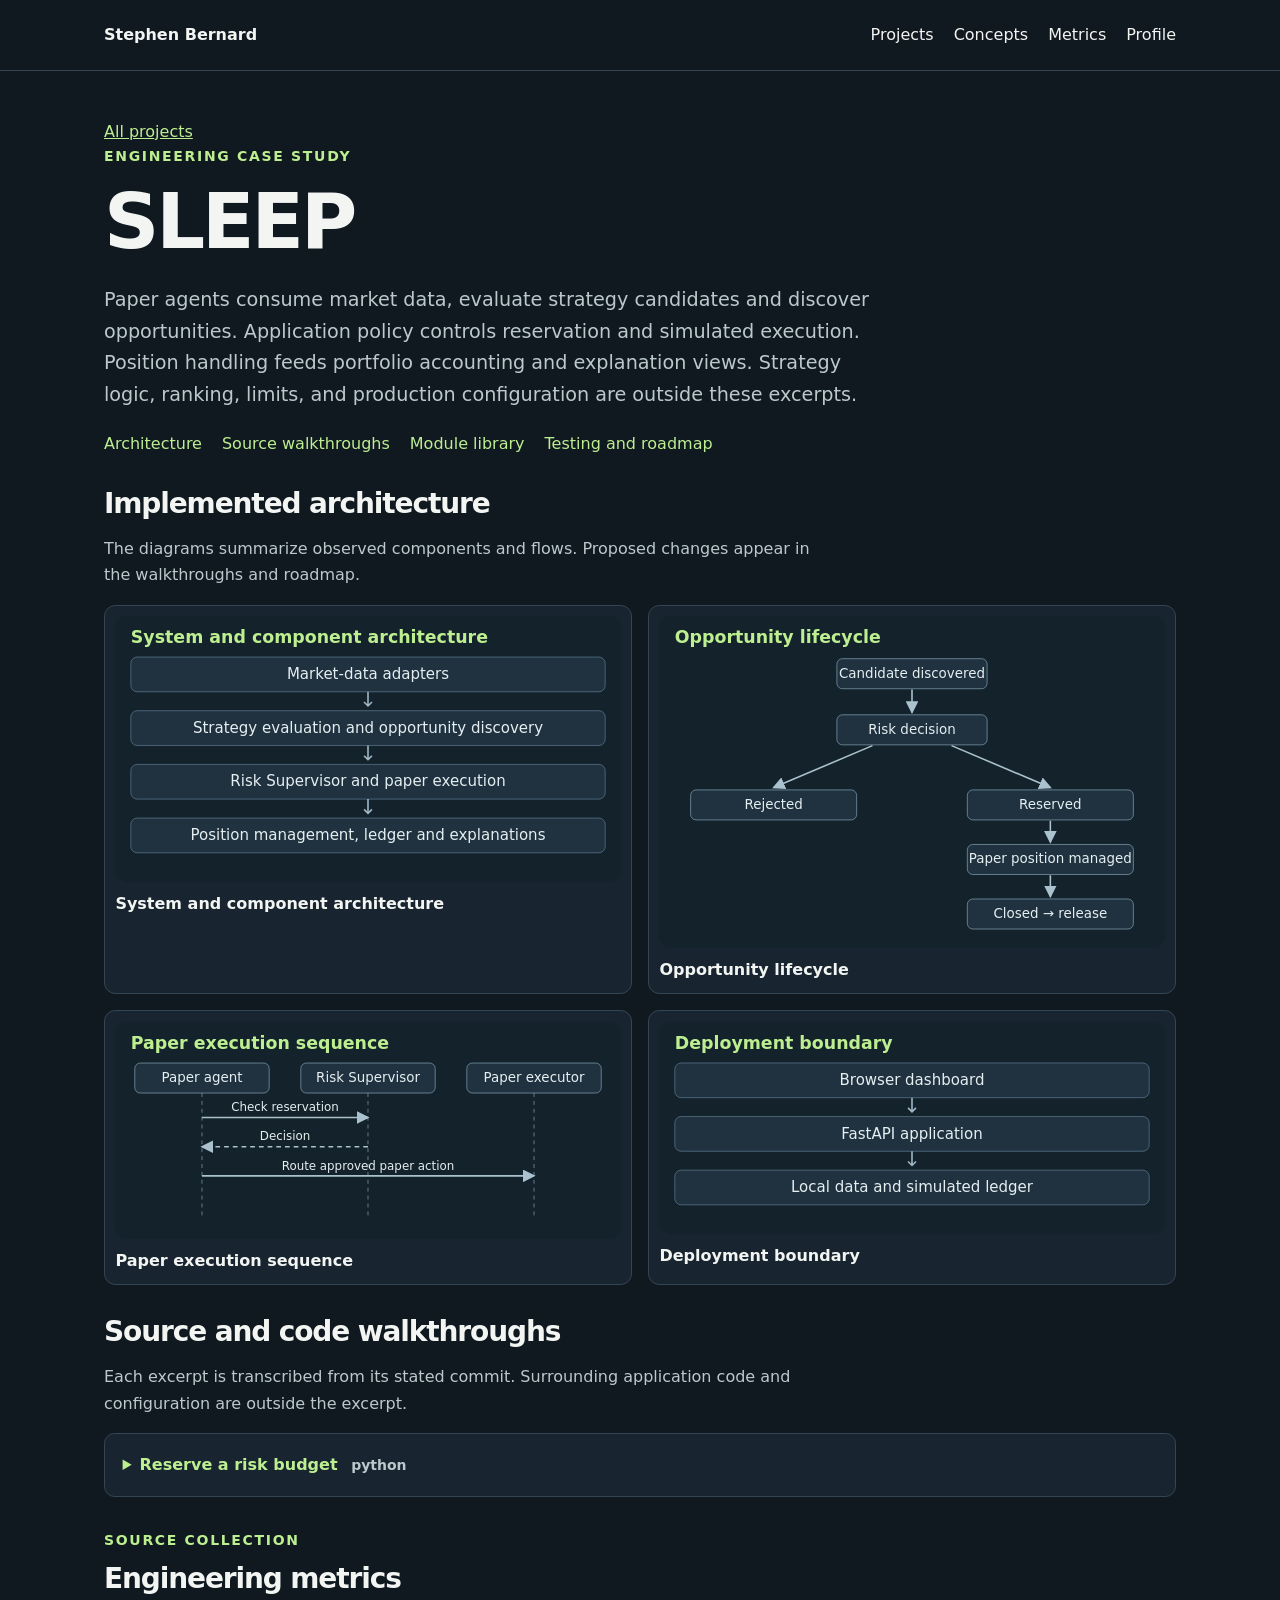
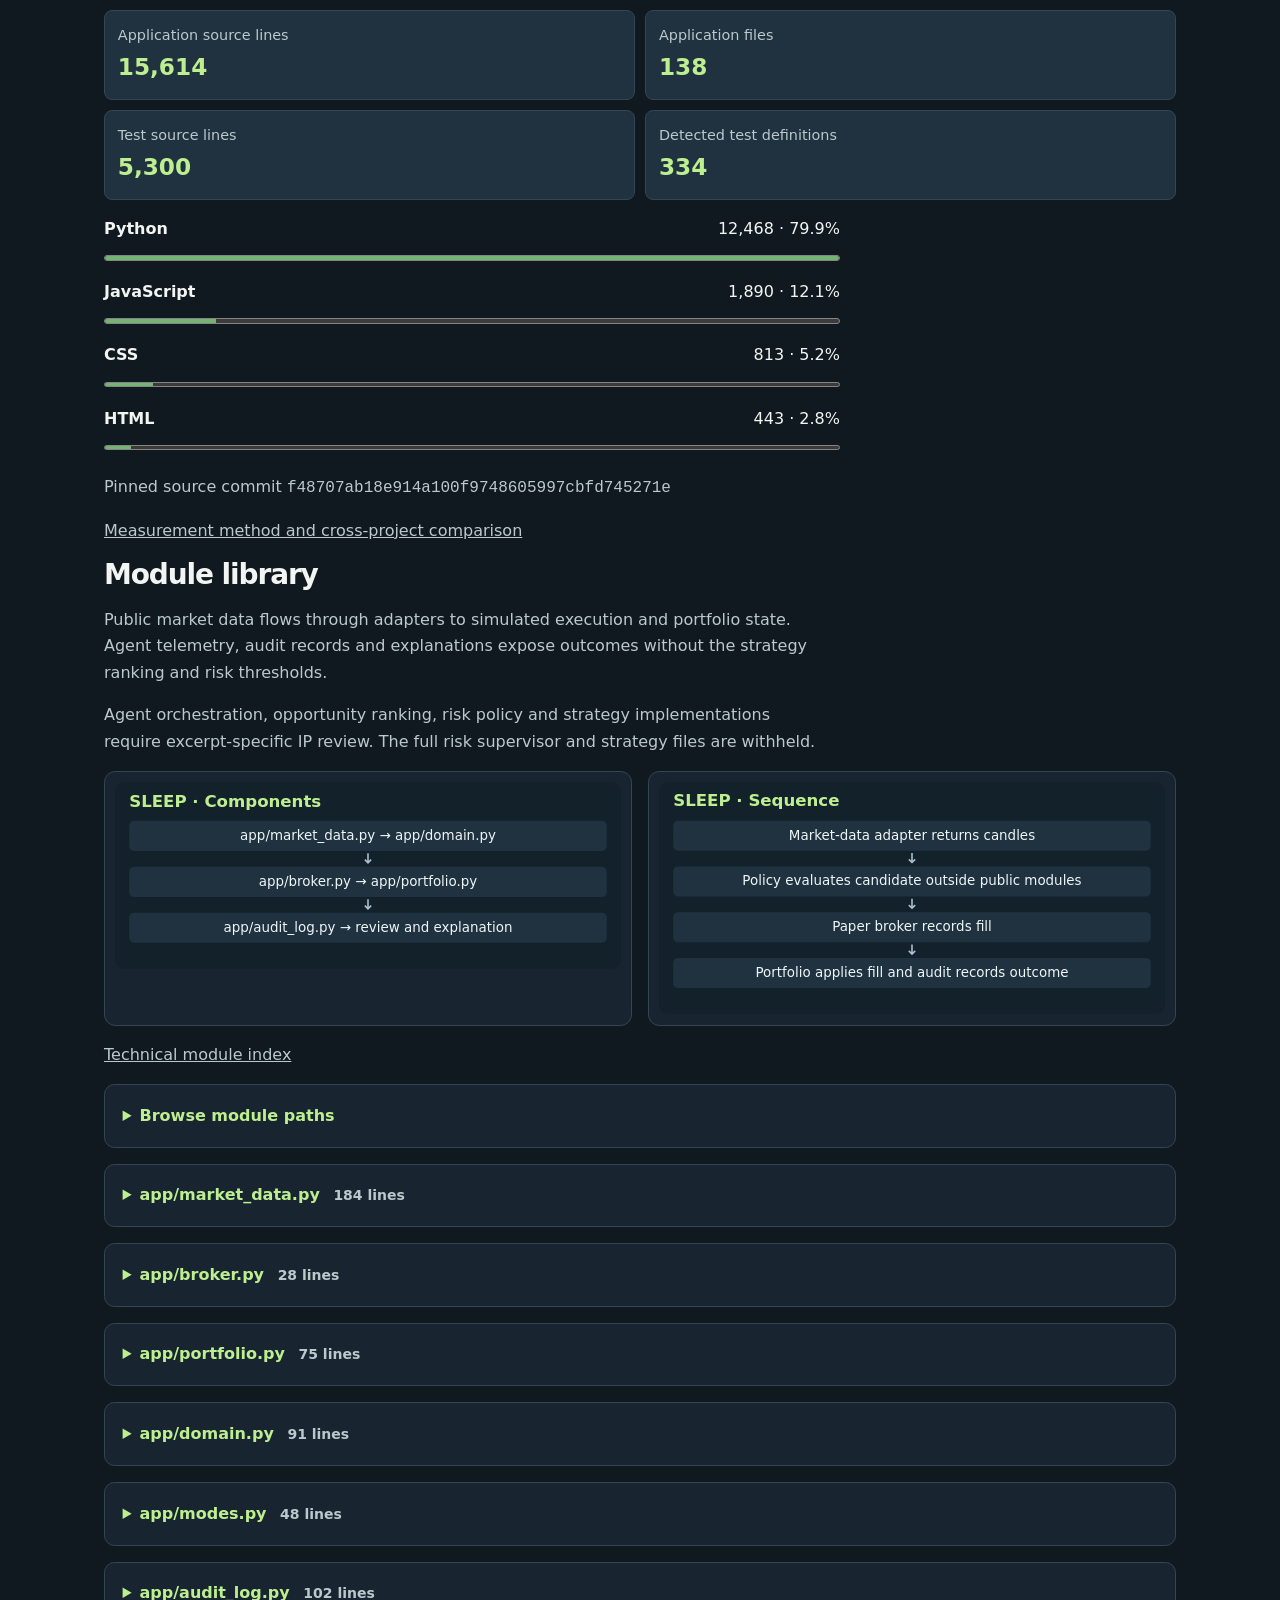
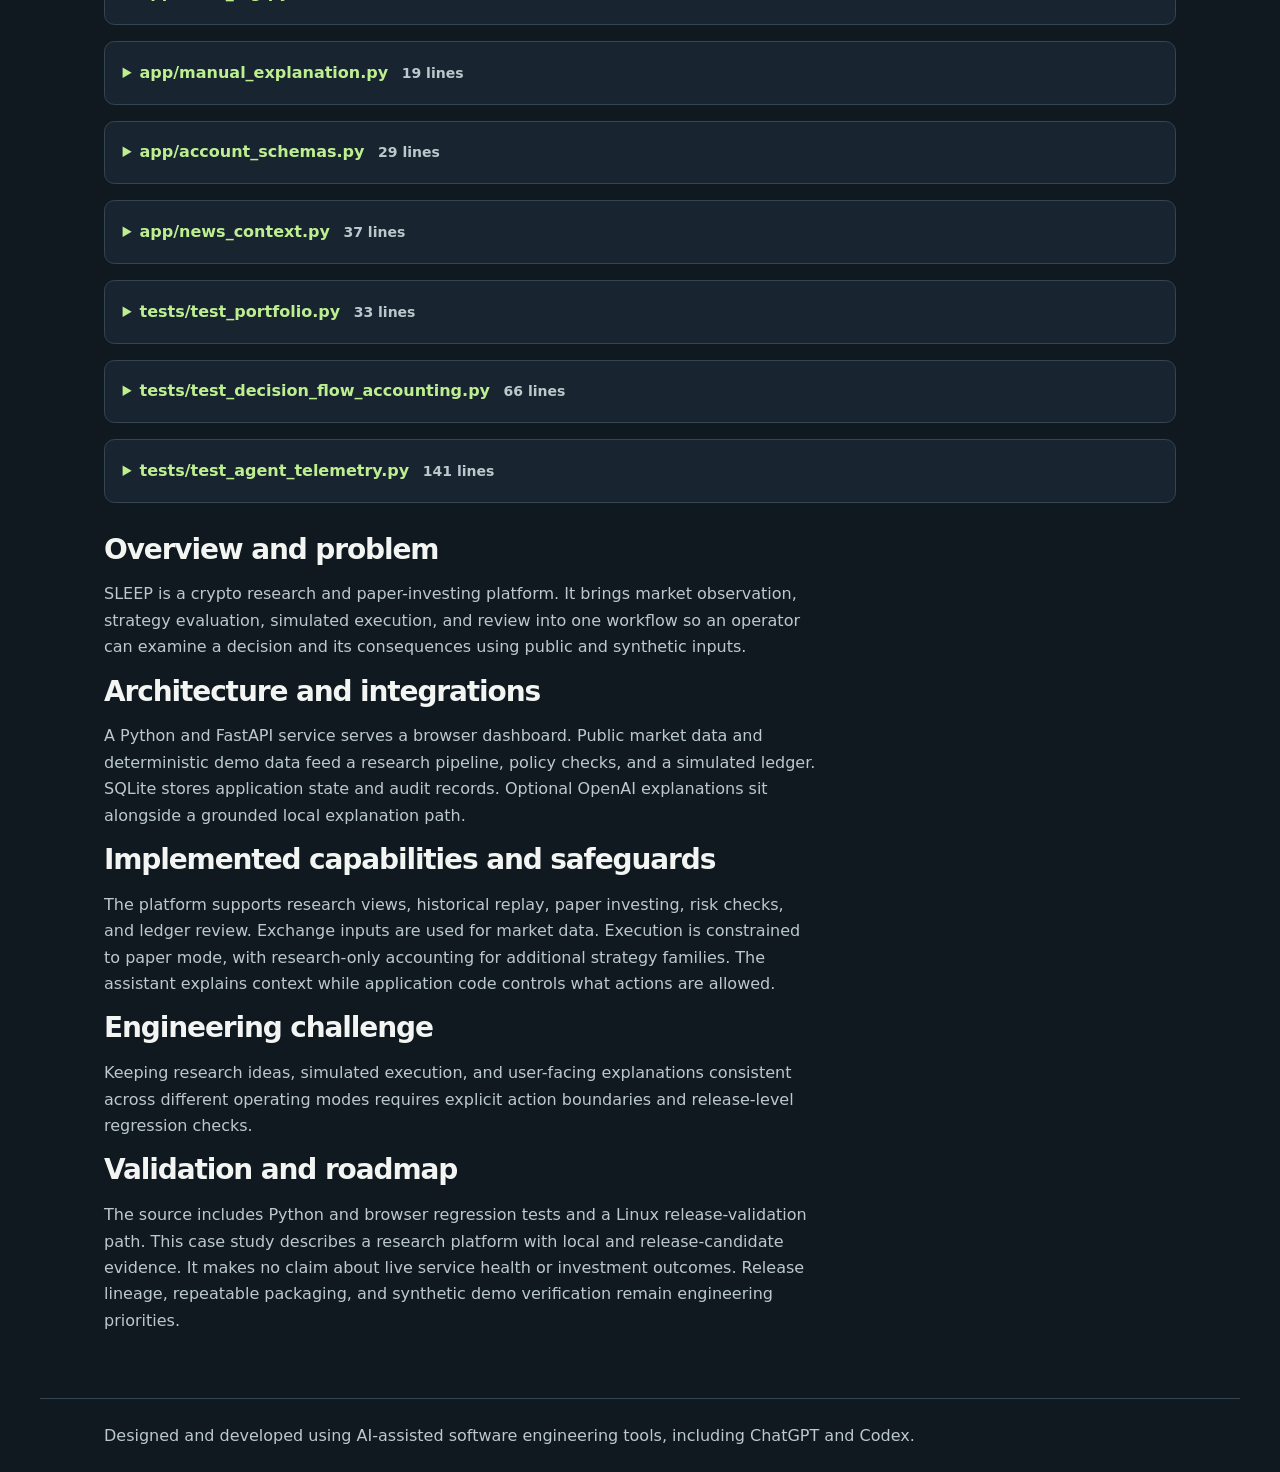
<file: sleep.html>
<!doctype html>
<html lang="en"><head><meta charset="utf-8"><meta name="viewport" content="width=device-width, initial-scale=1"><meta name="description" content="Engineering case studies in applied AI, software systems, and human review."><title>SLEEP | Stephen Bernard</title><link rel="stylesheet" href="styles.css"></head>
<body><a class="skip" href="#main">Skip to content</a><header><nav aria-label="Primary"><a class="wordmark" href="./">Stephen Bernard</a><div><a href="index.html#projects">Projects</a><a href="concepts.html">Concepts</a><a href="metrics.html">Metrics</a><a href="index.html#profile">Profile</a></div></nav></header>
<main id="main" class="case"><a class="back" href="index.html#projects">All projects</a><p class="kicker">Engineering case study</p><h1>SLEEP</h1><p class="intro">Paper agents consume market data, evaluate strategy candidates and discover opportunities. Application policy controls reservation and simulated execution. Position handling feeds portfolio accounting and explanation views. Strategy logic, ranking, limits, and production configuration are outside these excerpts.</p><nav class="case-links" aria-label="Case study sections"><a href="#architecture">Architecture</a><a href="#source">Source walkthroughs</a><a href="#expanded-source">Module library</a><a href="#status">Testing and roadmap</a></nav><section id="architecture"><h2>Implemented architecture</h2><p>The diagrams summarize observed components and flows. Proposed changes appear in the walkthroughs and roadmap.</p><div class="diagrams"><figure><img src="diagrams/sleep-1.svg" width="640" height="337" alt="Market-data adapters to Strategy evaluation and opportunity discovery to Risk Supervisor and paper execution to Position management, ledger and explanations"><figcaption>System and component architecture</figcaption></figure><figure><img src="diagrams/sleep-2.svg" width="640" height="405" alt="Candidate discovered to Risk decision to Rejected or reserved to Paper position managed to Closed and reservation released"><figcaption>Opportunity lifecycle</figcaption></figure><figure><img src="diagrams/sleep-3.svg" width="640" height="337" alt="Agent proposes an opportunity to Supervisor checks shared budget to Paper executor records a simulated fill to Portfolio and explanation surfaces read the outcome"><figcaption>Paper execution sequence</figcaption></figure><figure><img src="diagrams/sleep-4.svg" width="640" height="269" alt="Browser dashboard to FastAPI application to Local data and simulated ledger"><figcaption>Deployment boundary</figcaption></figure></div></section><section id="source"><h2>Source and code walkthroughs</h2><p>Each excerpt is transcribed from its stated commit. Surrounding application code and configuration are outside the excerpt.</p><details class="code-example" id="example-1"><summary>Reserve a risk budget <span>python</span></summary><p class="provenance"><code>app/risk_supervisor.py:99–103</code><br>SharedRiskSupervisor.reserve · <code>f48707ab18e914a100f9748605997cbfd745271e</code></p><h3>In plain language</h3><p>The method asks the shared supervisor for permission before it records an opportunity.</p><h3>Inputs, outputs and control flow</h3><p>A RiskReservation and portfolio equity go to evaluate. A denial raises ValueError with the reason. Success writes one entry keyed by opportunity ID and returns None.</p><h3>Design, integration and security</h3><p>The supervisor owns reservation state. The paper execution path can act only after allocation succeeds. The excerpt omits the strategy, ranking policy, and numerical limits. Evaluate can update observed equity even when no reservation is written.</p><h3>Testing and verification</h3><p>tests/test_decision_flow_accounting.py checks repeated reservations replace the same opportunity.</p><h3>Potential improvements</h3><p>If callers can reserve concurrently, make evaluation and mutation atomic and verify that the simulation and ledger agree.</p><pre class="source" tabindex="0" aria-label="Reserve a risk budget source"><code>    <span class="k">def</span><span class="w"> </span><span class="nf">reserve</span><span class="p">(</span><span class="bp">self</span><span class="p">,</span> <span class="n">candidate</span><span class="p">:</span> <span class="n">RiskReservation</span><span class="p">,</span> <span class="n">equity</span><span class="p">:</span> <span class="nb">float</span><span class="p">)</span> <span class="o">-&gt;</span> <span class="kc">None</span><span class="p">:</span>
        <span class="n">allowed</span><span class="p">,</span> <span class="n">reason</span> <span class="o">=</span> <span class="bp">self</span><span class="o">.</span><span class="n">evaluate</span><span class="p">(</span><span class="n">candidate</span><span class="p">,</span> <span class="n">equity</span><span class="p">)</span>
        <span class="k">if</span> <span class="ow">not</span> <span class="n">allowed</span><span class="p">:</span>
            <span class="k">raise</span> <span class="ne">ValueError</span><span class="p">(</span><span class="n">reason</span><span class="p">)</span>
        <span class="bp">self</span><span class="o">.</span><span class="n">reservations</span><span class="p">[</span><span class="n">candidate</span><span class="o">.</span><span class="n">opportunity_id</span><span class="p">]</span> <span class="o">=</span> <span class="n">candidate</span></code></pre></details></section><section id="expanded-source"><p class="kicker">Source collection</p><h2>Engineering metrics</h2><div class="metric-cards"><div><span>Application source lines</span><strong>15,614</strong></div><div><span>Application files</span><strong>138</strong></div><div><span>Test source lines</span><strong>5,300</strong></div><div><span>Detected test definitions</span><strong>334</strong></div></div><ul class="language-bars"><li><div><strong>Python</strong><span>12,468 · 79.9%</span></div><meter min="0" max="12468" value="12468">12468</meter></li><li><div><strong>JavaScript</strong><span>1,890 · 12.1%</span></div><meter min="0" max="12468" value="1890">1890</meter></li><li><div><strong>CSS</strong><span>813 · 5.2%</span></div><meter min="0" max="12468" value="813">813</meter></li><li><div><strong>HTML</strong><span>443 · 2.8%</span></div><meter min="0" max="12468" value="443">443</meter></li></ul><p class="provenance">Pinned source commit <code>f48707ab18e914a100f9748605997cbfd745271e</code></p><p><a href="metrics.html">Measurement method and cross-project comparison</a></p><h2>Module library</h2><p>Public market data flows through adapters to simulated execution and portfolio state. Agent telemetry, audit records and explanations expose outcomes without the strategy ranking and risk thresholds.</p><p>Agent orchestration, opportunity ranking, risk policy and strategy implementations require excerpt-specific IP review. The full risk supervisor and strategy files are withheld.</p><div class="diagrams"><figure><img src="diagrams/sleep-expansion-components.svg" alt="Implementation files and component relationships"></figure><figure><img src="diagrams/sleep-expansion-sequence.svg" alt="Application stages and cross-module sequence"></figure></div><p><a href="projects/sleep/source/README.md">Technical module index</a></p><details class="code-example"><summary>Browse module paths</summary><ul class="module-index"><li><a href="#module-1">app/market_data.py</a></li><li><a href="#module-2">app/broker.py</a></li><li><a href="#module-3">app/portfolio.py</a></li><li><a href="#module-4">app/domain.py</a></li><li><a href="#module-5">app/modes.py</a></li><li><a href="#module-6">app/audit_log.py</a></li><li><a href="#module-7">app/manual_explanation.py</a></li><li><a href="#module-8">app/account_schemas.py</a></li><li><a href="#module-9">app/news_context.py</a></li><li><a href="#module-10">tests/test_portfolio.py</a></li><li><a href="#module-11">tests/test_decision_flow_accounting.py</a></li><li><a href="#module-12">tests/test_agent_telemetry.py</a></li></ul></details><details class="code-example module" id="module-1"><summary>app/market_data.py <span>184 lines</span></summary><p>Load and normalize market candles before strategies or simulations consume them.</p><p><strong>Role:</strong> Services and modules. <strong>Declarations:</strong> MarketDataError, KrakenMarketData, CsvMarketData, DemoMarketData, YahooMarketData, _aggregate, ResilientMarketData</p><p><strong>Dependencies:</strong> from __future__ import annotations, import csv, import json, import math, import random, from datetime import datetime, timedelta, timezone, from pathlib import Path, from urllib.parse import urlencode, from urllib.request import Request, urlopen, from .assets import PLATFORM_SYMBOLS, from .domain import Candle, SUPPORTED_SYMBOLS</p><p><strong>Design:</strong> Typed or encapsulated state, Explicit resource or error handling. Public market data flows through adapters to simulated execution and portfolio state. Agent telemetry, audit records and explanations expose outcomes without the strategy ranking and risk thresholds.</p><p><strong>Error handling and security:</strong> MarketDataError Treat remote responses as untrusted. Review timeouts, bounds and retry behavior before deploying.</p><p><strong>Testing and trade-off:</strong> See project test evidence. The module retains the original interfaces and imports, which preserve design context and limit standalone execution.</p><p><a href="projects/sleep/source/app/market_data.py">Open exact local source</a> · <a href="https://github.com/kyyvv8yzv5-droid/engineering-portfolio/blob/main/projects/sleep/source/app/market_data.py">View source on GitHub</a></p><pre class="source" tabindex="0" aria-label="app/market_data.py source"><code><span class="kn">from</span><span class="w"> </span><span class="nn">__future__</span><span class="w"> </span><span class="kn">import</span> <span class="n">annotations</span>

<span class="kn">import</span><span class="w"> </span><span class="nn">csv</span>
<span class="kn">import</span><span class="w"> </span><span class="nn">json</span>
<span class="kn">import</span><span class="w"> </span><span class="nn">math</span>
<span class="kn">import</span><span class="w"> </span><span class="nn">random</span>
<span class="kn">from</span><span class="w"> </span><span class="nn">datetime</span><span class="w"> </span><span class="kn">import</span> <span class="n">datetime</span><span class="p">,</span> <span class="n">timedelta</span><span class="p">,</span> <span class="n">timezone</span>
<span class="kn">from</span><span class="w"> </span><span class="nn">pathlib</span><span class="w"> </span><span class="kn">import</span> <span class="n">Path</span>
<span class="kn">from</span><span class="w"> </span><span class="nn">urllib.parse</span><span class="w"> </span><span class="kn">import</span> <span class="n">urlencode</span>
<span class="kn">from</span><span class="w"> </span><span class="nn">urllib.request</span><span class="w"> </span><span class="kn">import</span> <span class="n">Request</span><span class="p">,</span> <span class="n">urlopen</span>

<span class="kn">from</span><span class="w"> </span><span class="nn">.assets</span><span class="w"> </span><span class="kn">import</span> <span class="n">PLATFORM_SYMBOLS</span>
<span class="kn">from</span><span class="w"> </span><span class="nn">.domain</span><span class="w"> </span><span class="kn">import</span> <span class="n">Candle</span><span class="p">,</span> <span class="n">SUPPORTED_SYMBOLS</span>


<span class="k">class</span><span class="w"> </span><span class="nc">MarketDataError</span><span class="p">(</span><span class="ne">RuntimeError</span><span class="p">):</span>
    <span class="k">pass</span>


<span class="k">class</span><span class="w"> </span><span class="nc">KrakenMarketData</span><span class="p">:</span>
<span class="w">    </span><span class="sd">&quot;&quot;&quot;Public, keyless Kraken OHLC source. It can be replaced without touching strategy code.&quot;&quot;&quot;</span>

    <span class="n">pairs</span> <span class="o">=</span> <span class="p">{</span><span class="s2">&quot;BTC/USD&quot;</span><span class="p">:</span> <span class="s2">&quot;XBTUSD&quot;</span><span class="p">,</span> <span class="s2">&quot;ETH/USD&quot;</span><span class="p">:</span> <span class="s2">&quot;ETHUSD&quot;</span><span class="p">,</span> <span class="s2">&quot;SOL/USD&quot;</span><span class="p">:</span> <span class="s2">&quot;SOLUSD&quot;</span><span class="p">,</span> <span class="s2">&quot;XRP/USD&quot;</span><span class="p">:</span> <span class="s2">&quot;XRPUSD&quot;</span><span class="p">,</span> <span class="s2">&quot;ADA/USD&quot;</span><span class="p">:</span> <span class="s2">&quot;ADAUSD&quot;</span><span class="p">}</span>
    <span class="n">intervals</span> <span class="o">=</span> <span class="p">{</span><span class="s2">&quot;1m&quot;</span><span class="p">:</span> <span class="mi">1</span><span class="p">,</span> <span class="s2">&quot;5m&quot;</span><span class="p">:</span> <span class="mi">5</span><span class="p">,</span> <span class="s2">&quot;15m&quot;</span><span class="p">:</span> <span class="mi">15</span><span class="p">,</span> <span class="s2">&quot;1h&quot;</span><span class="p">:</span> <span class="mi">60</span><span class="p">,</span> <span class="s2">&quot;4h&quot;</span><span class="p">:</span> <span class="mi">240</span><span class="p">,</span> <span class="s2">&quot;1d&quot;</span><span class="p">:</span> <span class="mi">1440</span><span class="p">}</span>

    <span class="k">def</span><span class="w"> </span><span class="nf">fetch</span><span class="p">(</span><span class="bp">self</span><span class="p">,</span> <span class="n">symbol</span><span class="p">:</span> <span class="nb">str</span><span class="p">,</span> <span class="n">timeframe</span><span class="p">:</span> <span class="nb">str</span> <span class="o">=</span> <span class="s2">&quot;1h&quot;</span><span class="p">,</span> <span class="n">limit</span><span class="p">:</span> <span class="nb">int</span> <span class="o">=</span> <span class="mi">500</span><span class="p">)</span> <span class="o">-&gt;</span> <span class="nb">list</span><span class="p">[</span><span class="n">Candle</span><span class="p">]:</span>
        <span class="k">if</span> <span class="n">symbol</span> <span class="ow">not</span> <span class="ow">in</span> <span class="n">PLATFORM_SYMBOLS</span><span class="p">:</span>
            <span class="k">raise</span> <span class="n">MarketDataError</span><span class="p">(</span><span class="sa">f</span><span class="s2">&quot;Unsupported symbol: </span><span class="si">{</span><span class="n">symbol</span><span class="si">}</span><span class="s2">&quot;</span><span class="p">)</span>
        <span class="k">if</span> <span class="n">timeframe</span> <span class="ow">not</span> <span class="ow">in</span> <span class="bp">self</span><span class="o">.</span><span class="n">intervals</span><span class="p">:</span>
            <span class="k">raise</span> <span class="n">MarketDataError</span><span class="p">(</span><span class="sa">f</span><span class="s2">&quot;Unsupported timeframe: </span><span class="si">{</span><span class="n">timeframe</span><span class="si">}</span><span class="s2">&quot;</span><span class="p">)</span>
        <span class="n">query</span> <span class="o">=</span> <span class="n">urlencode</span><span class="p">({</span><span class="s2">&quot;pair&quot;</span><span class="p">:</span> <span class="bp">self</span><span class="o">.</span><span class="n">pairs</span><span class="p">[</span><span class="n">symbol</span><span class="p">],</span> <span class="s2">&quot;interval&quot;</span><span class="p">:</span> <span class="bp">self</span><span class="o">.</span><span class="n">intervals</span><span class="p">[</span><span class="n">timeframe</span><span class="p">]})</span>
        <span class="n">request</span> <span class="o">=</span> <span class="n">Request</span><span class="p">(</span>
            <span class="sa">f</span><span class="s2">&quot;https://api.kraken.com/0/public/OHLC?</span><span class="si">{</span><span class="n">query</span><span class="si">}</span><span class="s2">&quot;</span><span class="p">,</span>
            <span class="n">headers</span><span class="o">=</span><span class="p">{</span><span class="s2">&quot;User-Agent&quot;</span><span class="p">:</span> <span class="s2">&quot;btc-eth-paper-trader/1.0&quot;</span><span class="p">},</span>
        <span class="p">)</span>
        <span class="k">try</span><span class="p">:</span>
            <span class="k">with</span> <span class="n">urlopen</span><span class="p">(</span><span class="n">request</span><span class="p">,</span> <span class="n">timeout</span><span class="o">=</span><span class="mi">12</span><span class="p">)</span> <span class="k">as</span> <span class="n">response</span><span class="p">:</span>
                <span class="n">payload</span> <span class="o">=</span> <span class="n">json</span><span class="o">.</span><span class="n">load</span><span class="p">(</span><span class="n">response</span><span class="p">)</span>
        <span class="k">except</span> <span class="ne">Exception</span> <span class="k">as</span> <span class="n">exc</span><span class="p">:</span>
            <span class="k">raise</span> <span class="n">MarketDataError</span><span class="p">(</span><span class="sa">f</span><span class="s2">&quot;Kraken data request failed: </span><span class="si">{</span><span class="n">exc</span><span class="si">}</span><span class="s2">&quot;</span><span class="p">)</span> <span class="kn">from</span><span class="w"> </span><span class="nn">exc</span>
        <span class="k">if</span> <span class="n">payload</span><span class="o">.</span><span class="n">get</span><span class="p">(</span><span class="s2">&quot;error&quot;</span><span class="p">):</span>
            <span class="k">raise</span> <span class="n">MarketDataError</span><span class="p">(</span><span class="sa">f</span><span class="s2">&quot;Kraken returned: </span><span class="si">{</span><span class="n">payload</span><span class="p">[</span><span class="s1">&#39;error&#39;</span><span class="p">]</span><span class="si">}</span><span class="s2">&quot;</span><span class="p">)</span>
        <span class="n">rows</span> <span class="o">=</span> <span class="nb">next</span><span class="p">(</span><span class="n">value</span> <span class="k">for</span> <span class="n">key</span><span class="p">,</span> <span class="n">value</span> <span class="ow">in</span> <span class="n">payload</span><span class="p">[</span><span class="s2">&quot;result&quot;</span><span class="p">]</span><span class="o">.</span><span class="n">items</span><span class="p">()</span> <span class="k">if</span> <span class="n">key</span> <span class="o">!=</span> <span class="s2">&quot;last&quot;</span><span class="p">)</span>
        <span class="n">candles</span> <span class="o">=</span> <span class="p">[</span>
            <span class="n">Candle</span><span class="p">(</span>
                <span class="n">timestamp</span><span class="o">=</span><span class="n">datetime</span><span class="o">.</span><span class="n">fromtimestamp</span><span class="p">(</span><span class="nb">float</span><span class="p">(</span><span class="n">row</span><span class="p">[</span><span class="mi">0</span><span class="p">]),</span> <span class="n">tz</span><span class="o">=</span><span class="n">timezone</span><span class="o">.</span><span class="n">utc</span><span class="p">),</span>
                <span class="nb">open</span><span class="o">=</span><span class="nb">float</span><span class="p">(</span><span class="n">row</span><span class="p">[</span><span class="mi">1</span><span class="p">]),</span> <span class="n">high</span><span class="o">=</span><span class="nb">float</span><span class="p">(</span><span class="n">row</span><span class="p">[</span><span class="mi">2</span><span class="p">]),</span> <span class="n">low</span><span class="o">=</span><span class="nb">float</span><span class="p">(</span><span class="n">row</span><span class="p">[</span><span class="mi">3</span><span class="p">]),</span>
                <span class="n">close</span><span class="o">=</span><span class="nb">float</span><span class="p">(</span><span class="n">row</span><span class="p">[</span><span class="mi">4</span><span class="p">]),</span> <span class="n">volume</span><span class="o">=</span><span class="nb">float</span><span class="p">(</span><span class="n">row</span><span class="p">[</span><span class="mi">6</span><span class="p">]),</span>
            <span class="p">)</span>
            <span class="k">for</span> <span class="n">row</span> <span class="ow">in</span> <span class="n">rows</span><span class="p">[</span><span class="o">-</span><span class="n">limit</span><span class="p">:]</span>
        <span class="p">]</span>
        <span class="k">if</span> <span class="nb">len</span><span class="p">(</span><span class="n">candles</span><span class="p">)</span> <span class="o">&lt;</span> <span class="nb">min</span><span class="p">(</span><span class="n">limit</span><span class="p">,</span> <span class="mi">80</span><span class="p">):</span>
            <span class="k">raise</span> <span class="n">MarketDataError</span><span class="p">(</span><span class="s2">&quot;Not enough historical candles returned&quot;</span><span class="p">)</span>
        <span class="k">return</span> <span class="n">candles</span>


<span class="k">class</span><span class="w"> </span><span class="nc">CsvMarketData</span><span class="p">:</span>
    <span class="k">def</span><span class="w"> </span><span class="fm">__init__</span><span class="p">(</span><span class="bp">self</span><span class="p">,</span> <span class="n">directory</span><span class="p">:</span> <span class="n">Path</span><span class="p">):</span>
        <span class="bp">self</span><span class="o">.</span><span class="n">directory</span> <span class="o">=</span> <span class="n">directory</span>

    <span class="k">def</span><span class="w"> </span><span class="nf">fetch</span><span class="p">(</span><span class="bp">self</span><span class="p">,</span> <span class="n">symbol</span><span class="p">:</span> <span class="nb">str</span><span class="p">,</span> <span class="n">timeframe</span><span class="p">:</span> <span class="nb">str</span> <span class="o">=</span> <span class="s2">&quot;1h&quot;</span><span class="p">,</span> <span class="n">limit</span><span class="p">:</span> <span class="nb">int</span> <span class="o">=</span> <span class="mi">500</span><span class="p">)</span> <span class="o">-&gt;</span> <span class="nb">list</span><span class="p">[</span><span class="n">Candle</span><span class="p">]:</span>
        <span class="n">filename</span> <span class="o">=</span> <span class="sa">f</span><span class="s2">&quot;</span><span class="si">{</span><span class="n">symbol</span><span class="o">.</span><span class="n">replace</span><span class="p">(</span><span class="s1">&#39;/&#39;</span><span class="p">,</span><span class="w"> </span><span class="s1">&#39;_&#39;</span><span class="p">)</span><span class="si">}</span><span class="s2">_</span><span class="si">{</span><span class="n">timeframe</span><span class="si">}</span><span class="s2">.csv&quot;</span>
        <span class="n">path</span> <span class="o">=</span> <span class="bp">self</span><span class="o">.</span><span class="n">directory</span> <span class="o">/</span> <span class="n">filename</span>
        <span class="k">if</span> <span class="ow">not</span> <span class="n">path</span><span class="o">.</span><span class="n">exists</span><span class="p">():</span>
            <span class="k">raise</span> <span class="n">MarketDataError</span><span class="p">(</span><span class="sa">f</span><span class="s2">&quot;No cached candles at </span><span class="si">{</span><span class="n">path</span><span class="si">}</span><span class="s2">&quot;</span><span class="p">)</span>
        <span class="k">with</span> <span class="n">path</span><span class="o">.</span><span class="n">open</span><span class="p">(</span><span class="n">newline</span><span class="o">=</span><span class="s2">&quot;&quot;</span><span class="p">,</span> <span class="n">encoding</span><span class="o">=</span><span class="s2">&quot;utf-8&quot;</span><span class="p">)</span> <span class="k">as</span> <span class="n">handle</span><span class="p">:</span>
            <span class="n">rows</span> <span class="o">=</span> <span class="nb">list</span><span class="p">(</span><span class="n">csv</span><span class="o">.</span><span class="n">DictReader</span><span class="p">(</span><span class="n">handle</span><span class="p">))[</span><span class="o">-</span><span class="n">limit</span><span class="p">:]</span>
        <span class="k">return</span> <span class="p">[</span>
            <span class="n">Candle</span><span class="p">(</span>
                <span class="n">timestamp</span><span class="o">=</span><span class="n">datetime</span><span class="o">.</span><span class="n">fromisoformat</span><span class="p">(</span><span class="n">row</span><span class="p">[</span><span class="s2">&quot;timestamp&quot;</span><span class="p">]</span><span class="o">.</span><span class="n">replace</span><span class="p">(</span><span class="s2">&quot;Z&quot;</span><span class="p">,</span> <span class="s2">&quot;+00:00&quot;</span><span class="p">)),</span>
                <span class="nb">open</span><span class="o">=</span><span class="nb">float</span><span class="p">(</span><span class="n">row</span><span class="p">[</span><span class="s2">&quot;open&quot;</span><span class="p">]),</span> <span class="n">high</span><span class="o">=</span><span class="nb">float</span><span class="p">(</span><span class="n">row</span><span class="p">[</span><span class="s2">&quot;high&quot;</span><span class="p">]),</span> <span class="n">low</span><span class="o">=</span><span class="nb">float</span><span class="p">(</span><span class="n">row</span><span class="p">[</span><span class="s2">&quot;low&quot;</span><span class="p">]),</span>
                <span class="n">close</span><span class="o">=</span><span class="nb">float</span><span class="p">(</span><span class="n">row</span><span class="p">[</span><span class="s2">&quot;close&quot;</span><span class="p">]),</span> <span class="n">volume</span><span class="o">=</span><span class="nb">float</span><span class="p">(</span><span class="n">row</span><span class="p">[</span><span class="s2">&quot;volume&quot;</span><span class="p">]),</span>
            <span class="p">)</span>
            <span class="k">for</span> <span class="n">row</span> <span class="ow">in</span> <span class="n">rows</span>
        <span class="p">]</span>


<span class="k">class</span><span class="w"> </span><span class="nc">DemoMarketData</span><span class="p">:</span>
<span class="w">    </span><span class="sd">&quot;&quot;&quot;Deterministic offline candles for demos/tests; responses disclose this source.&quot;&quot;&quot;</span>

    <span class="k">def</span><span class="w"> </span><span class="nf">fetch</span><span class="p">(</span><span class="bp">self</span><span class="p">,</span> <span class="n">symbol</span><span class="p">:</span> <span class="nb">str</span><span class="p">,</span> <span class="n">timeframe</span><span class="p">:</span> <span class="nb">str</span> <span class="o">=</span> <span class="s2">&quot;1h&quot;</span><span class="p">,</span> <span class="n">limit</span><span class="p">:</span> <span class="nb">int</span> <span class="o">=</span> <span class="mi">500</span><span class="p">)</span> <span class="o">-&gt;</span> <span class="nb">list</span><span class="p">[</span><span class="n">Candle</span><span class="p">]:</span>
        <span class="k">if</span> <span class="n">symbol</span> <span class="ow">not</span> <span class="ow">in</span> <span class="n">PLATFORM_SYMBOLS</span><span class="p">:</span>
            <span class="k">raise</span> <span class="n">MarketDataError</span><span class="p">(</span><span class="sa">f</span><span class="s2">&quot;Unsupported symbol: </span><span class="si">{</span><span class="n">symbol</span><span class="si">}</span><span class="s2">&quot;</span><span class="p">)</span>
        <span class="n">minutes</span> <span class="o">=</span> <span class="p">{</span><span class="s2">&quot;1m&quot;</span><span class="p">:</span> <span class="mi">1</span><span class="p">,</span> <span class="s2">&quot;5m&quot;</span><span class="p">:</span> <span class="mi">5</span><span class="p">,</span> <span class="s2">&quot;15m&quot;</span><span class="p">:</span> <span class="mi">15</span><span class="p">,</span> <span class="s2">&quot;1h&quot;</span><span class="p">:</span> <span class="mi">60</span><span class="p">,</span> <span class="s2">&quot;4h&quot;</span><span class="p">:</span> <span class="mi">240</span><span class="p">,</span> <span class="s2">&quot;1d&quot;</span><span class="p">:</span> <span class="mi">1440</span><span class="p">}</span><span class="o">.</span><span class="n">get</span><span class="p">(</span><span class="n">timeframe</span><span class="p">)</span>
        <span class="k">if</span> <span class="ow">not</span> <span class="n">minutes</span><span class="p">:</span>
            <span class="k">raise</span> <span class="n">MarketDataError</span><span class="p">(</span><span class="sa">f</span><span class="s2">&quot;Unsupported timeframe: </span><span class="si">{</span><span class="n">timeframe</span><span class="si">}</span><span class="s2">&quot;</span><span class="p">)</span>
        <span class="n">seeds</span> <span class="o">=</span> <span class="p">{</span><span class="s2">&quot;BTC/USD&quot;</span><span class="p">:</span> <span class="mi">21021</span><span class="p">,</span> <span class="s2">&quot;ETH/USD&quot;</span><span class="p">:</span> <span class="mi">17017</span><span class="p">,</span> <span class="s2">&quot;SOL/USD&quot;</span><span class="p">:</span> <span class="mi">33031</span><span class="p">,</span> <span class="s2">&quot;XRP/USD&quot;</span><span class="p">:</span> <span class="mi">44041</span><span class="p">,</span> <span class="s2">&quot;ADA/USD&quot;</span><span class="p">:</span> <span class="mi">55051</span><span class="p">}</span>
        <span class="n">starts</span> <span class="o">=</span> <span class="p">{</span><span class="s2">&quot;BTC/USD&quot;</span><span class="p">:</span> <span class="mf">42000.0</span><span class="p">,</span> <span class="s2">&quot;ETH/USD&quot;</span><span class="p">:</span> <span class="mf">2300.0</span><span class="p">,</span> <span class="s2">&quot;SOL/USD&quot;</span><span class="p">:</span> <span class="mf">110.0</span><span class="p">,</span> <span class="s2">&quot;XRP/USD&quot;</span><span class="p">:</span> <span class="mf">.55</span><span class="p">,</span> <span class="s2">&quot;ADA/USD&quot;</span><span class="p">:</span> <span class="mf">.45</span><span class="p">}</span>
        <span class="n">seed</span> <span class="o">=</span> <span class="n">seeds</span><span class="p">[</span><span class="n">symbol</span><span class="p">]</span>
        <span class="n">rng</span> <span class="o">=</span> <span class="n">random</span><span class="o">.</span><span class="n">Random</span><span class="p">(</span><span class="n">seed</span><span class="p">)</span>
        <span class="n">price</span> <span class="o">=</span> <span class="n">starts</span><span class="p">[</span><span class="n">symbol</span><span class="p">]</span>
        <span class="n">end</span> <span class="o">=</span> <span class="n">datetime</span><span class="o">.</span><span class="n">now</span><span class="p">(</span><span class="n">timezone</span><span class="o">.</span><span class="n">utc</span><span class="p">)</span><span class="o">.</span><span class="n">replace</span><span class="p">(</span><span class="n">minute</span><span class="o">=</span><span class="mi">0</span><span class="p">,</span> <span class="n">second</span><span class="o">=</span><span class="mi">0</span><span class="p">,</span> <span class="n">microsecond</span><span class="o">=</span><span class="mi">0</span><span class="p">)</span>
        <span class="n">start</span> <span class="o">=</span> <span class="n">end</span> <span class="o">-</span> <span class="n">timedelta</span><span class="p">(</span><span class="n">minutes</span><span class="o">=</span><span class="n">minutes</span> <span class="o">*</span> <span class="p">(</span><span class="n">limit</span> <span class="o">-</span> <span class="mi">1</span><span class="p">))</span>
        <span class="n">candles</span><span class="p">:</span> <span class="nb">list</span><span class="p">[</span><span class="n">Candle</span><span class="p">]</span> <span class="o">=</span> <span class="p">[]</span>
        <span class="k">for</span> <span class="n">i</span> <span class="ow">in</span> <span class="nb">range</span><span class="p">(</span><span class="n">limit</span><span class="p">):</span>
            <span class="n">regime</span> <span class="o">=</span> <span class="mf">0.00045</span> <span class="o">*</span> <span class="n">math</span><span class="o">.</span><span class="n">sin</span><span class="p">(</span><span class="n">i</span> <span class="o">/</span> <span class="mi">31</span><span class="p">)</span> <span class="o">+</span> <span class="mf">0.00018</span>
            <span class="n">shock</span> <span class="o">=</span> <span class="n">rng</span><span class="o">.</span><span class="n">gauss</span><span class="p">(</span><span class="n">regime</span><span class="p">,</span> <span class="mf">0.009</span> <span class="o">*</span> <span class="n">math</span><span class="o">.</span><span class="n">sqrt</span><span class="p">(</span><span class="n">minutes</span> <span class="o">/</span> <span class="mi">60</span><span class="p">))</span>
            <span class="n">opened</span> <span class="o">=</span> <span class="n">price</span>
            <span class="n">price</span> <span class="o">=</span> <span class="nb">max</span><span class="p">(</span><span class="mi">100</span><span class="p">,</span> <span class="n">price</span> <span class="o">*</span> <span class="p">(</span><span class="mi">1</span> <span class="o">+</span> <span class="n">shock</span><span class="p">))</span>
            <span class="n">spread</span> <span class="o">=</span> <span class="nb">abs</span><span class="p">(</span><span class="n">rng</span><span class="o">.</span><span class="n">gauss</span><span class="p">(</span><span class="mf">0.004</span><span class="p">,</span> <span class="mf">0.002</span><span class="p">))</span>
            <span class="n">candles</span><span class="o">.</span><span class="n">append</span><span class="p">(</span><span class="n">Candle</span><span class="p">(</span>
                <span class="n">timestamp</span><span class="o">=</span><span class="n">start</span> <span class="o">+</span> <span class="n">timedelta</span><span class="p">(</span><span class="n">minutes</span><span class="o">=</span><span class="n">minutes</span> <span class="o">*</span> <span class="n">i</span><span class="p">),</span> <span class="nb">open</span><span class="o">=</span><span class="n">opened</span><span class="p">,</span>
                <span class="n">high</span><span class="o">=</span><span class="nb">max</span><span class="p">(</span><span class="n">opened</span><span class="p">,</span> <span class="n">price</span><span class="p">)</span> <span class="o">*</span> <span class="p">(</span><span class="mi">1</span> <span class="o">+</span> <span class="n">spread</span><span class="p">),</span> <span class="n">low</span><span class="o">=</span><span class="nb">min</span><span class="p">(</span><span class="n">opened</span><span class="p">,</span> <span class="n">price</span><span class="p">)</span> <span class="o">*</span> <span class="p">(</span><span class="mi">1</span> <span class="o">-</span> <span class="n">spread</span><span class="p">),</span>
                <span class="n">close</span><span class="o">=</span><span class="n">price</span><span class="p">,</span> <span class="n">volume</span><span class="o">=</span><span class="nb">abs</span><span class="p">(</span><span class="n">rng</span><span class="o">.</span><span class="n">gauss</span><span class="p">(</span><span class="mi">1200</span> <span class="k">if</span> <span class="n">symbol</span> <span class="o">==</span> <span class="s2">&quot;BTC/USD&quot;</span> <span class="k">else</span> <span class="mi">9000</span><span class="p">,</span> <span class="mi">250</span><span class="p">)),</span>
            <span class="p">))</span>
        <span class="k">return</span> <span class="n">candles</span>

    <span class="k">def</span><span class="w"> </span><span class="nf">fetch_range</span><span class="p">(</span><span class="bp">self</span><span class="p">,</span> <span class="n">symbol</span><span class="p">:</span> <span class="nb">str</span><span class="p">,</span> <span class="n">timeframe</span><span class="p">:</span> <span class="nb">str</span><span class="p">,</span> <span class="n">start</span><span class="p">:</span> <span class="n">datetime</span><span class="p">,</span> <span class="n">end</span><span class="p">:</span> <span class="n">datetime</span><span class="p">)</span> <span class="o">-&gt;</span> <span class="nb">list</span><span class="p">[</span><span class="n">Candle</span><span class="p">]:</span>
        <span class="n">minutes</span> <span class="o">=</span> <span class="p">{</span><span class="s2">&quot;15m&quot;</span><span class="p">:</span> <span class="mi">15</span><span class="p">,</span> <span class="s2">&quot;1h&quot;</span><span class="p">:</span> <span class="mi">60</span><span class="p">,</span> <span class="s2">&quot;4h&quot;</span><span class="p">:</span> <span class="mi">240</span><span class="p">,</span> <span class="s2">&quot;1d&quot;</span><span class="p">:</span> <span class="mi">1440</span><span class="p">}</span><span class="o">.</span><span class="n">get</span><span class="p">(</span><span class="n">timeframe</span><span class="p">)</span>
        <span class="k">if</span> <span class="ow">not</span> <span class="n">minutes</span><span class="p">:</span>
            <span class="k">raise</span> <span class="n">MarketDataError</span><span class="p">(</span><span class="sa">f</span><span class="s2">&quot;Unsupported timeframe: </span><span class="si">{</span><span class="n">timeframe</span><span class="si">}</span><span class="s2">&quot;</span><span class="p">)</span>
        <span class="n">count</span> <span class="o">=</span> <span class="nb">int</span><span class="p">((</span><span class="n">end</span> <span class="o">-</span> <span class="n">start</span><span class="p">)</span><span class="o">.</span><span class="n">total_seconds</span><span class="p">()</span> <span class="o">//</span> <span class="p">(</span><span class="n">minutes</span> <span class="o">*</span> <span class="mi">60</span><span class="p">))</span> <span class="o">+</span> <span class="mi">1</span>
        <span class="k">if</span> <span class="n">count</span> <span class="o">&lt;</span> <span class="mi">2</span><span class="p">:</span>
            <span class="k">raise</span> <span class="n">MarketDataError</span><span class="p">(</span><span class="s2">&quot;Date range is too short&quot;</span><span class="p">)</span>
        <span class="n">seeds</span> <span class="o">=</span> <span class="p">{</span><span class="s2">&quot;BTC/USD&quot;</span><span class="p">:</span> <span class="mi">21021</span><span class="p">,</span> <span class="s2">&quot;ETH/USD&quot;</span><span class="p">:</span> <span class="mi">17017</span><span class="p">,</span> <span class="s2">&quot;SOL/USD&quot;</span><span class="p">:</span> <span class="mi">33031</span><span class="p">,</span> <span class="s2">&quot;XRP/USD&quot;</span><span class="p">:</span> <span class="mi">44041</span><span class="p">,</span> <span class="s2">&quot;ADA/USD&quot;</span><span class="p">:</span> <span class="mi">55051</span><span class="p">}</span>
        <span class="n">starts</span> <span class="o">=</span> <span class="p">{</span><span class="s2">&quot;BTC/USD&quot;</span><span class="p">:</span> <span class="mf">42000.0</span><span class="p">,</span> <span class="s2">&quot;ETH/USD&quot;</span><span class="p">:</span> <span class="mf">2300.0</span><span class="p">,</span> <span class="s2">&quot;SOL/USD&quot;</span><span class="p">:</span> <span class="mf">110.0</span><span class="p">,</span> <span class="s2">&quot;XRP/USD&quot;</span><span class="p">:</span> <span class="mf">.55</span><span class="p">,</span> <span class="s2">&quot;ADA/USD&quot;</span><span class="p">:</span> <span class="mf">.45</span><span class="p">}</span>
        <span class="k">if</span> <span class="n">symbol</span> <span class="ow">not</span> <span class="ow">in</span> <span class="n">seeds</span><span class="p">:</span>
            <span class="k">raise</span> <span class="n">MarketDataError</span><span class="p">(</span><span class="sa">f</span><span class="s2">&quot;Unsupported symbol: </span><span class="si">{</span><span class="n">symbol</span><span class="si">}</span><span class="s2">&quot;</span><span class="p">)</span>
        <span class="n">seed</span> <span class="o">=</span> <span class="n">seeds</span><span class="p">[</span><span class="n">symbol</span><span class="p">]</span>
        <span class="n">rng</span> <span class="o">=</span> <span class="n">random</span><span class="o">.</span><span class="n">Random</span><span class="p">(</span><span class="n">seed</span> <span class="o">+</span> <span class="nb">int</span><span class="p">(</span><span class="n">start</span><span class="o">.</span><span class="n">timestamp</span><span class="p">())</span> <span class="o">//</span> <span class="mi">86400</span><span class="p">)</span>
        <span class="n">price</span> <span class="o">=</span> <span class="n">starts</span><span class="p">[</span><span class="n">symbol</span><span class="p">]</span>
        <span class="n">candles</span><span class="p">:</span> <span class="nb">list</span><span class="p">[</span><span class="n">Candle</span><span class="p">]</span> <span class="o">=</span> <span class="p">[]</span>
        <span class="k">for</span> <span class="n">i</span> <span class="ow">in</span> <span class="nb">range</span><span class="p">(</span><span class="n">count</span><span class="p">):</span>
            <span class="n">timestamp</span> <span class="o">=</span> <span class="n">start</span> <span class="o">+</span> <span class="n">timedelta</span><span class="p">(</span><span class="n">minutes</span><span class="o">=</span><span class="n">minutes</span> <span class="o">*</span> <span class="n">i</span><span class="p">)</span>
            <span class="k">if</span> <span class="n">timestamp</span> <span class="o">&gt;</span> <span class="n">end</span><span class="p">:</span>
                <span class="k">break</span>
            <span class="n">scale</span> <span class="o">=</span> <span class="n">math</span><span class="o">.</span><span class="n">sqrt</span><span class="p">(</span><span class="n">minutes</span> <span class="o">/</span> <span class="mi">60</span><span class="p">)</span>
            <span class="n">regime</span> <span class="o">=</span> <span class="mf">0.0003</span> <span class="o">*</span> <span class="n">math</span><span class="o">.</span><span class="n">sin</span><span class="p">(</span><span class="n">i</span> <span class="o">/</span> <span class="mi">41</span><span class="p">)</span> <span class="o">+</span> <span class="mf">0.00008</span> <span class="o">*</span> <span class="n">scale</span>
            <span class="n">shock</span> <span class="o">=</span> <span class="n">rng</span><span class="o">.</span><span class="n">gauss</span><span class="p">(</span><span class="n">regime</span><span class="p">,</span> <span class="mf">0.008</span> <span class="o">*</span> <span class="n">scale</span><span class="p">)</span>
            <span class="n">opened</span> <span class="o">=</span> <span class="n">price</span>
            <span class="n">price</span> <span class="o">=</span> <span class="nb">max</span><span class="p">(</span><span class="mi">10</span><span class="p">,</span> <span class="n">price</span> <span class="o">*</span> <span class="p">(</span><span class="mi">1</span> <span class="o">+</span> <span class="n">shock</span><span class="p">))</span>
            <span class="n">spread</span> <span class="o">=</span> <span class="nb">abs</span><span class="p">(</span><span class="n">rng</span><span class="o">.</span><span class="n">gauss</span><span class="p">(</span><span class="mf">0.003</span> <span class="o">*</span> <span class="n">scale</span><span class="p">,</span> <span class="mf">0.0015</span> <span class="o">*</span> <span class="n">scale</span><span class="p">))</span>
            <span class="n">candles</span><span class="o">.</span><span class="n">append</span><span class="p">(</span><span class="n">Candle</span><span class="p">(</span><span class="n">timestamp</span><span class="p">,</span> <span class="n">opened</span><span class="p">,</span> <span class="nb">max</span><span class="p">(</span><span class="n">opened</span><span class="p">,</span> <span class="n">price</span><span class="p">)</span> <span class="o">*</span> <span class="p">(</span><span class="mi">1</span> <span class="o">+</span> <span class="n">spread</span><span class="p">),</span> <span class="nb">min</span><span class="p">(</span><span class="n">opened</span><span class="p">,</span> <span class="n">price</span><span class="p">)</span> <span class="o">*</span> <span class="p">(</span><span class="mi">1</span> <span class="o">-</span> <span class="n">spread</span><span class="p">),</span> <span class="n">price</span><span class="p">,</span> <span class="nb">abs</span><span class="p">(</span><span class="n">rng</span><span class="o">.</span><span class="n">gauss</span><span class="p">(</span><span class="mi">1500</span><span class="p">,</span> <span class="mi">300</span><span class="p">))))</span>
        <span class="k">return</span> <span class="n">candles</span>


<span class="k">class</span><span class="w"> </span><span class="nc">YahooMarketData</span><span class="p">:</span>
<span class="w">    </span><span class="sd">&quot;&quot;&quot;Date-ranged public crypto candles; 4h bars are aggregated from 1h bars.&quot;&quot;&quot;</span>

    <span class="n">tickers</span> <span class="o">=</span> <span class="p">{</span><span class="s2">&quot;BTC/USD&quot;</span><span class="p">:</span> <span class="s2">&quot;BTC-USD&quot;</span><span class="p">,</span> <span class="s2">&quot;ETH/USD&quot;</span><span class="p">:</span> <span class="s2">&quot;ETH-USD&quot;</span><span class="p">,</span> <span class="s2">&quot;SOL/USD&quot;</span><span class="p">:</span> <span class="s2">&quot;SOL-USD&quot;</span><span class="p">,</span> <span class="s2">&quot;XRP/USD&quot;</span><span class="p">:</span> <span class="s2">&quot;XRP-USD&quot;</span><span class="p">,</span> <span class="s2">&quot;ADA/USD&quot;</span><span class="p">:</span> <span class="s2">&quot;ADA-USD&quot;</span><span class="p">}</span>

    <span class="k">def</span><span class="w"> </span><span class="nf">fetch_range</span><span class="p">(</span><span class="bp">self</span><span class="p">,</span> <span class="n">symbol</span><span class="p">:</span> <span class="nb">str</span><span class="p">,</span> <span class="n">timeframe</span><span class="p">:</span> <span class="nb">str</span><span class="p">,</span> <span class="n">start</span><span class="p">:</span> <span class="n">datetime</span><span class="p">,</span> <span class="n">end</span><span class="p">:</span> <span class="n">datetime</span><span class="p">)</span> <span class="o">-&gt;</span> <span class="nb">list</span><span class="p">[</span><span class="n">Candle</span><span class="p">]:</span>
        <span class="k">if</span> <span class="n">symbol</span> <span class="ow">not</span> <span class="ow">in</span> <span class="bp">self</span><span class="o">.</span><span class="n">tickers</span><span class="p">:</span>
            <span class="k">raise</span> <span class="n">MarketDataError</span><span class="p">(</span><span class="sa">f</span><span class="s2">&quot;Unsupported symbol: </span><span class="si">{</span><span class="n">symbol</span><span class="si">}</span><span class="s2">&quot;</span><span class="p">)</span>
        <span class="n">interval</span> <span class="o">=</span> <span class="s2">&quot;1h&quot;</span> <span class="k">if</span> <span class="n">timeframe</span> <span class="o">==</span> <span class="s2">&quot;4h&quot;</span> <span class="k">else</span> <span class="n">timeframe</span>
        <span class="k">if</span> <span class="n">interval</span> <span class="ow">not</span> <span class="ow">in</span> <span class="p">{</span><span class="s2">&quot;15m&quot;</span><span class="p">,</span> <span class="s2">&quot;1h&quot;</span><span class="p">,</span> <span class="s2">&quot;1d&quot;</span><span class="p">}:</span>
            <span class="k">raise</span> <span class="n">MarketDataError</span><span class="p">(</span><span class="sa">f</span><span class="s2">&quot;Unsupported timeframe: </span><span class="si">{</span><span class="n">timeframe</span><span class="si">}</span><span class="s2">&quot;</span><span class="p">)</span>
        <span class="n">query</span> <span class="o">=</span> <span class="n">urlencode</span><span class="p">({</span>
            <span class="s2">&quot;period1&quot;</span><span class="p">:</span> <span class="nb">int</span><span class="p">(</span><span class="n">start</span><span class="o">.</span><span class="n">timestamp</span><span class="p">()),</span> <span class="s2">&quot;period2&quot;</span><span class="p">:</span> <span class="nb">int</span><span class="p">(</span><span class="n">end</span><span class="o">.</span><span class="n">timestamp</span><span class="p">())</span> <span class="o">+</span> <span class="mi">86400</span><span class="p">,</span>
            <span class="s2">&quot;interval&quot;</span><span class="p">:</span> <span class="n">interval</span><span class="p">,</span> <span class="s2">&quot;events&quot;</span><span class="p">:</span> <span class="s2">&quot;history&quot;</span><span class="p">,</span> <span class="s2">&quot;includeAdjustedClose&quot;</span><span class="p">:</span> <span class="s2">&quot;true&quot;</span><span class="p">,</span>
        <span class="p">})</span>
        <span class="n">request</span> <span class="o">=</span> <span class="n">Request</span><span class="p">(</span>
            <span class="sa">f</span><span class="s2">&quot;https://query1.finance.yahoo.com/v8/finance/chart/</span><span class="si">{</span><span class="bp">self</span><span class="o">.</span><span class="n">tickers</span><span class="p">[</span><span class="n">symbol</span><span class="p">]</span><span class="si">}</span><span class="s2">?</span><span class="si">{</span><span class="n">query</span><span class="si">}</span><span class="s2">&quot;</span><span class="p">,</span>
            <span class="n">headers</span><span class="o">=</span><span class="p">{</span><span class="s2">&quot;User-Agent&quot;</span><span class="p">:</span> <span class="s2">&quot;Mozilla/5.0 btc-eth-research/2.0&quot;</span><span class="p">},</span>
        <span class="p">)</span>
        <span class="k">try</span><span class="p">:</span>
            <span class="k">with</span> <span class="n">urlopen</span><span class="p">(</span><span class="n">request</span><span class="p">,</span> <span class="n">timeout</span><span class="o">=</span><span class="mi">25</span><span class="p">)</span> <span class="k">as</span> <span class="n">response</span><span class="p">:</span>
                <span class="n">payload</span> <span class="o">=</span> <span class="n">json</span><span class="o">.</span><span class="n">load</span><span class="p">(</span><span class="n">response</span><span class="p">)[</span><span class="s2">&quot;chart&quot;</span><span class="p">][</span><span class="s2">&quot;result&quot;</span><span class="p">][</span><span class="mi">0</span><span class="p">]</span>
            <span class="n">timestamps</span> <span class="o">=</span> <span class="n">payload</span><span class="p">[</span><span class="s2">&quot;timestamp&quot;</span><span class="p">]</span>
            <span class="n">quote</span> <span class="o">=</span> <span class="n">payload</span><span class="p">[</span><span class="s2">&quot;indicators&quot;</span><span class="p">][</span><span class="s2">&quot;quote&quot;</span><span class="p">][</span><span class="mi">0</span><span class="p">]</span>
            <span class="n">rows</span> <span class="o">=</span> <span class="p">[]</span>
            <span class="k">for</span> <span class="n">i</span><span class="p">,</span> <span class="n">stamp</span> <span class="ow">in</span> <span class="nb">enumerate</span><span class="p">(</span><span class="n">timestamps</span><span class="p">):</span>
                <span class="n">values</span> <span class="o">=</span> <span class="p">[</span><span class="n">quote</span><span class="p">[</span><span class="n">key</span><span class="p">][</span><span class="n">i</span><span class="p">]</span> <span class="k">for</span> <span class="n">key</span> <span class="ow">in</span> <span class="p">(</span><span class="s2">&quot;open&quot;</span><span class="p">,</span> <span class="s2">&quot;high&quot;</span><span class="p">,</span> <span class="s2">&quot;low&quot;</span><span class="p">,</span> <span class="s2">&quot;close&quot;</span><span class="p">,</span> <span class="s2">&quot;volume&quot;</span><span class="p">)]</span>
                <span class="k">if</span> <span class="nb">any</span><span class="p">(</span><span class="n">value</span> <span class="ow">is</span> <span class="kc">None</span> <span class="k">for</span> <span class="n">value</span> <span class="ow">in</span> <span class="n">values</span><span class="p">):</span>
                    <span class="k">continue</span>
                <span class="n">timestamp</span> <span class="o">=</span> <span class="n">datetime</span><span class="o">.</span><span class="n">fromtimestamp</span><span class="p">(</span><span class="n">stamp</span><span class="p">,</span> <span class="n">tz</span><span class="o">=</span><span class="n">timezone</span><span class="o">.</span><span class="n">utc</span><span class="p">)</span>
                <span class="k">if</span> <span class="n">start</span> <span class="o">&lt;=</span> <span class="n">timestamp</span> <span class="o">&lt;=</span> <span class="n">end</span> <span class="o">+</span> <span class="n">timedelta</span><span class="p">(</span><span class="n">days</span><span class="o">=</span><span class="mi">1</span><span class="p">):</span>
                    <span class="n">rows</span><span class="o">.</span><span class="n">append</span><span class="p">(</span><span class="n">Candle</span><span class="p">(</span><span class="n">timestamp</span><span class="p">,</span> <span class="o">*</span><span class="nb">map</span><span class="p">(</span><span class="nb">float</span><span class="p">,</span> <span class="n">values</span><span class="p">)))</span>
        <span class="k">except</span> <span class="ne">Exception</span> <span class="k">as</span> <span class="n">exc</span><span class="p">:</span>
            <span class="k">raise</span> <span class="n">MarketDataError</span><span class="p">(</span><span class="sa">f</span><span class="s2">&quot;Yahoo data request failed: </span><span class="si">{</span><span class="n">exc</span><span class="si">}</span><span class="s2">&quot;</span><span class="p">)</span> <span class="kn">from</span><span class="w"> </span><span class="nn">exc</span>
        <span class="k">if</span> <span class="n">timeframe</span> <span class="o">==</span> <span class="s2">&quot;4h&quot;</span><span class="p">:</span>
            <span class="n">rows</span> <span class="o">=</span> <span class="n">_aggregate</span><span class="p">(</span><span class="n">rows</span><span class="p">,</span> <span class="mi">4</span><span class="p">)</span>
        <span class="k">if</span> <span class="nb">len</span><span class="p">(</span><span class="n">rows</span><span class="p">)</span> <span class="o">&lt;</span> <span class="mi">100</span><span class="p">:</span>
            <span class="k">raise</span> <span class="n">MarketDataError</span><span class="p">(</span><span class="s2">&quot;Not enough historical candles returned for this range&quot;</span><span class="p">)</span>
        <span class="k">return</span> <span class="n">rows</span>


<span class="k">def</span><span class="w"> </span><span class="nf">_aggregate</span><span class="p">(</span><span class="n">candles</span><span class="p">:</span> <span class="nb">list</span><span class="p">[</span><span class="n">Candle</span><span class="p">],</span> <span class="n">hours</span><span class="p">:</span> <span class="nb">int</span><span class="p">)</span> <span class="o">-&gt;</span> <span class="nb">list</span><span class="p">[</span><span class="n">Candle</span><span class="p">]:</span>
    <span class="n">buckets</span><span class="p">:</span> <span class="nb">dict</span><span class="p">[</span><span class="n">datetime</span><span class="p">,</span> <span class="nb">list</span><span class="p">[</span><span class="n">Candle</span><span class="p">]]</span> <span class="o">=</span> <span class="p">{}</span>
    <span class="k">for</span> <span class="n">candle</span> <span class="ow">in</span> <span class="n">candles</span><span class="p">:</span>
        <span class="n">bucket</span> <span class="o">=</span> <span class="n">candle</span><span class="o">.</span><span class="n">timestamp</span><span class="o">.</span><span class="n">replace</span><span class="p">(</span><span class="n">hour</span><span class="o">=</span><span class="p">(</span><span class="n">candle</span><span class="o">.</span><span class="n">timestamp</span><span class="o">.</span><span class="n">hour</span> <span class="o">//</span> <span class="n">hours</span><span class="p">)</span> <span class="o">*</span> <span class="n">hours</span><span class="p">,</span> <span class="n">minute</span><span class="o">=</span><span class="mi">0</span><span class="p">,</span> <span class="n">second</span><span class="o">=</span><span class="mi">0</span><span class="p">,</span> <span class="n">microsecond</span><span class="o">=</span><span class="mi">0</span><span class="p">)</span>
        <span class="n">buckets</span><span class="o">.</span><span class="n">setdefault</span><span class="p">(</span><span class="n">bucket</span><span class="p">,</span> <span class="p">[])</span><span class="o">.</span><span class="n">append</span><span class="p">(</span><span class="n">candle</span><span class="p">)</span>
    <span class="k">return</span> <span class="p">[</span>
        <span class="n">Candle</span><span class="p">(</span><span class="n">timestamp</span><span class="p">,</span> <span class="n">rows</span><span class="p">[</span><span class="mi">0</span><span class="p">]</span><span class="o">.</span><span class="n">open</span><span class="p">,</span> <span class="nb">max</span><span class="p">(</span><span class="n">c</span><span class="o">.</span><span class="n">high</span> <span class="k">for</span> <span class="n">c</span> <span class="ow">in</span> <span class="n">rows</span><span class="p">),</span> <span class="nb">min</span><span class="p">(</span><span class="n">c</span><span class="o">.</span><span class="n">low</span> <span class="k">for</span> <span class="n">c</span> <span class="ow">in</span> <span class="n">rows</span><span class="p">),</span> <span class="n">rows</span><span class="p">[</span><span class="o">-</span><span class="mi">1</span><span class="p">]</span><span class="o">.</span><span class="n">close</span><span class="p">,</span> <span class="nb">sum</span><span class="p">(</span><span class="n">c</span><span class="o">.</span><span class="n">volume</span> <span class="k">for</span> <span class="n">c</span> <span class="ow">in</span> <span class="n">rows</span><span class="p">))</span>
        <span class="k">for</span> <span class="n">timestamp</span><span class="p">,</span> <span class="n">rows</span> <span class="ow">in</span> <span class="nb">sorted</span><span class="p">(</span><span class="n">buckets</span><span class="o">.</span><span class="n">items</span><span class="p">())</span> <span class="k">if</span> <span class="nb">len</span><span class="p">(</span><span class="n">rows</span><span class="p">)</span> <span class="o">==</span> <span class="n">hours</span>
    <span class="p">]</span>


<span class="k">class</span><span class="w"> </span><span class="nc">ResilientMarketData</span><span class="p">:</span>
    <span class="k">def</span><span class="w"> </span><span class="fm">__init__</span><span class="p">(</span><span class="bp">self</span><span class="p">,</span> <span class="n">cache_dir</span><span class="p">:</span> <span class="n">Path</span><span class="p">):</span>
        <span class="bp">self</span><span class="o">.</span><span class="n">remote</span> <span class="o">=</span> <span class="n">KrakenMarketData</span><span class="p">()</span>
        <span class="bp">self</span><span class="o">.</span><span class="n">ranged</span> <span class="o">=</span> <span class="n">YahooMarketData</span><span class="p">()</span>
        <span class="bp">self</span><span class="o">.</span><span class="n">cache</span> <span class="o">=</span> <span class="n">CsvMarketData</span><span class="p">(</span><span class="n">cache_dir</span><span class="p">)</span>
        <span class="bp">self</span><span class="o">.</span><span class="n">demo</span> <span class="o">=</span> <span class="n">DemoMarketData</span><span class="p">()</span>

    <span class="k">def</span><span class="w"> </span><span class="nf">fetch</span><span class="p">(</span><span class="bp">self</span><span class="p">,</span> <span class="n">symbol</span><span class="p">:</span> <span class="nb">str</span><span class="p">,</span> <span class="n">timeframe</span><span class="p">:</span> <span class="nb">str</span> <span class="o">=</span> <span class="s2">&quot;1h&quot;</span><span class="p">,</span> <span class="n">limit</span><span class="p">:</span> <span class="nb">int</span> <span class="o">=</span> <span class="mi">500</span><span class="p">)</span> <span class="o">-&gt;</span> <span class="nb">tuple</span><span class="p">[</span><span class="nb">list</span><span class="p">[</span><span class="n">Candle</span><span class="p">],</span> <span class="nb">str</span><span class="p">]:</span>
        <span class="k">try</span><span class="p">:</span>
            <span class="k">return</span> <span class="bp">self</span><span class="o">.</span><span class="n">remote</span><span class="o">.</span><span class="n">fetch</span><span class="p">(</span><span class="n">symbol</span><span class="p">,</span> <span class="n">timeframe</span><span class="p">,</span> <span class="n">limit</span><span class="p">),</span> <span class="s2">&quot;kraken&quot;</span>
        <span class="k">except</span> <span class="n">MarketDataError</span><span class="p">:</span>
            <span class="k">try</span><span class="p">:</span>
                <span class="k">return</span> <span class="bp">self</span><span class="o">.</span><span class="n">cache</span><span class="o">.</span><span class="n">fetch</span><span class="p">(</span><span class="n">symbol</span><span class="p">,</span> <span class="n">timeframe</span><span class="p">,</span> <span class="n">limit</span><span class="p">),</span> <span class="s2">&quot;cache&quot;</span>
            <span class="k">except</span> <span class="n">MarketDataError</span><span class="p">:</span>
                <span class="k">return</span> <span class="bp">self</span><span class="o">.</span><span class="n">demo</span><span class="o">.</span><span class="n">fetch</span><span class="p">(</span><span class="n">symbol</span><span class="p">,</span> <span class="n">timeframe</span><span class="p">,</span> <span class="n">limit</span><span class="p">),</span> <span class="s2">&quot;demo&quot;</span>

    <span class="k">def</span><span class="w"> </span><span class="nf">fetch_range</span><span class="p">(</span><span class="bp">self</span><span class="p">,</span> <span class="n">symbol</span><span class="p">:</span> <span class="nb">str</span><span class="p">,</span> <span class="n">timeframe</span><span class="p">:</span> <span class="nb">str</span><span class="p">,</span> <span class="n">start</span><span class="p">:</span> <span class="n">datetime</span><span class="p">,</span> <span class="n">end</span><span class="p">:</span> <span class="n">datetime</span><span class="p">)</span> <span class="o">-&gt;</span> <span class="nb">tuple</span><span class="p">[</span><span class="nb">list</span><span class="p">[</span><span class="n">Candle</span><span class="p">],</span> <span class="nb">str</span><span class="p">]:</span>
        <span class="k">try</span><span class="p">:</span>
            <span class="k">return</span> <span class="bp">self</span><span class="o">.</span><span class="n">ranged</span><span class="o">.</span><span class="n">fetch_range</span><span class="p">(</span><span class="n">symbol</span><span class="p">,</span> <span class="n">timeframe</span><span class="p">,</span> <span class="n">start</span><span class="p">,</span> <span class="n">end</span><span class="p">),</span> <span class="s2">&quot;yahoo&quot;</span>
        <span class="k">except</span> <span class="n">MarketDataError</span><span class="p">:</span>
            <span class="k">return</span> <span class="bp">self</span><span class="o">.</span><span class="n">demo</span><span class="o">.</span><span class="n">fetch_range</span><span class="p">(</span><span class="n">symbol</span><span class="p">,</span> <span class="n">timeframe</span><span class="p">,</span> <span class="n">start</span><span class="p">,</span> <span class="n">end</span><span class="p">),</span> <span class="s2">&quot;demo&quot;</span></code></pre></details><details class="code-example module" id="module-2"><summary>app/broker.py <span>28 lines</span></summary><p>Represent a paper broker boundary and simulated fill handling.</p><p><strong>Role:</strong> Services and modules. <strong>Declarations:</strong> PaperBroker, LiveBrokerDisabled</p><p><strong>Dependencies:</strong> from __future__ import annotations, from .domain import Order, Side, Trade, from .portfolio import Portfolio</p><p><strong>Design:</strong> Typed or encapsulated state. Public market data flows through adapters to simulated execution and portfolio state. Agent telemetry, audit records and explanations expose outcomes without the strategy ranking and risk thresholds.</p><p><strong>Error handling and security:</strong> RuntimeError, ValueError Preserve the paper-only execution boundary and reconcile state with simulated fills. Live deployment is outside this selection.</p><p><strong>Testing and trade-off:</strong> See project test evidence. The module retains the original interfaces and imports, which preserve design context and limit standalone execution.</p><p><a href="projects/sleep/source/app/broker.py">Open exact local source</a> · <a href="https://github.com/kyyvv8yzv5-droid/engineering-portfolio/blob/main/projects/sleep/source/app/broker.py">View source on GitHub</a></p><pre class="source" tabindex="0" aria-label="app/broker.py source"><code><span class="kn">from</span><span class="w"> </span><span class="nn">__future__</span><span class="w"> </span><span class="kn">import</span> <span class="n">annotations</span>

<span class="kn">from</span><span class="w"> </span><span class="nn">.domain</span><span class="w"> </span><span class="kn">import</span> <span class="n">Order</span><span class="p">,</span> <span class="n">Side</span><span class="p">,</span> <span class="n">Trade</span>
<span class="kn">from</span><span class="w"> </span><span class="nn">.portfolio</span><span class="w"> </span><span class="kn">import</span> <span class="n">Portfolio</span>


<span class="k">class</span><span class="w"> </span><span class="nc">PaperBroker</span><span class="p">:</span>
    <span class="k">def</span><span class="w"> </span><span class="fm">__init__</span><span class="p">(</span><span class="bp">self</span><span class="p">,</span> <span class="n">portfolio</span><span class="p">:</span> <span class="n">Portfolio</span><span class="p">,</span> <span class="n">fee_bps</span><span class="p">:</span> <span class="nb">float</span> <span class="o">=</span> <span class="mi">10</span><span class="p">,</span> <span class="n">slippage_bps</span><span class="p">:</span> <span class="nb">float</span> <span class="o">=</span> <span class="mi">5</span><span class="p">):</span>
        <span class="k">if</span> <span class="n">fee_bps</span> <span class="o">&lt;</span> <span class="mi">0</span> <span class="ow">or</span> <span class="n">slippage_bps</span> <span class="o">&lt;</span> <span class="mi">0</span><span class="p">:</span>
            <span class="k">raise</span> <span class="ne">ValueError</span><span class="p">(</span><span class="s2">&quot;Fees and slippage cannot be negative&quot;</span><span class="p">)</span>
        <span class="bp">self</span><span class="o">.</span><span class="n">portfolio</span> <span class="o">=</span> <span class="n">portfolio</span>
        <span class="bp">self</span><span class="o">.</span><span class="n">fee_rate</span> <span class="o">=</span> <span class="n">fee_bps</span> <span class="o">/</span> <span class="mi">10_000</span>
        <span class="bp">self</span><span class="o">.</span><span class="n">slippage_rate</span> <span class="o">=</span> <span class="n">slippage_bps</span> <span class="o">/</span> <span class="mi">10_000</span>

    <span class="k">def</span><span class="w"> </span><span class="nf">execute</span><span class="p">(</span><span class="bp">self</span><span class="p">,</span> <span class="n">order</span><span class="p">:</span> <span class="n">Order</span><span class="p">)</span> <span class="o">-&gt;</span> <span class="n">Trade</span><span class="p">:</span>
        <span class="k">if</span> <span class="n">order</span><span class="o">.</span><span class="n">side</span> <span class="ow">not</span> <span class="ow">in</span> <span class="p">(</span><span class="n">Side</span><span class="o">.</span><span class="n">BUY</span><span class="p">,</span> <span class="n">Side</span><span class="o">.</span><span class="n">SELL</span><span class="p">):</span>
            <span class="k">raise</span> <span class="ne">ValueError</span><span class="p">(</span><span class="s2">&quot;Only BUY and SELL orders can execute&quot;</span><span class="p">)</span>
        <span class="n">multiplier</span> <span class="o">=</span> <span class="mi">1</span> <span class="o">+</span> <span class="bp">self</span><span class="o">.</span><span class="n">slippage_rate</span> <span class="k">if</span> <span class="n">order</span><span class="o">.</span><span class="n">side</span> <span class="ow">is</span> <span class="n">Side</span><span class="o">.</span><span class="n">BUY</span> <span class="k">else</span> <span class="mi">1</span> <span class="o">-</span> <span class="bp">self</span><span class="o">.</span><span class="n">slippage_rate</span>
        <span class="n">fill_price</span> <span class="o">=</span> <span class="n">order</span><span class="o">.</span><span class="n">reference_price</span> <span class="o">*</span> <span class="n">multiplier</span>
        <span class="n">notional</span> <span class="o">=</span> <span class="n">fill_price</span> <span class="o">*</span> <span class="n">order</span><span class="o">.</span><span class="n">quantity</span>
        <span class="n">fee</span> <span class="o">=</span> <span class="n">notional</span> <span class="o">*</span> <span class="bp">self</span><span class="o">.</span><span class="n">fee_rate</span>
        <span class="n">slippage_cost</span> <span class="o">=</span> <span class="nb">abs</span><span class="p">(</span><span class="n">fill_price</span> <span class="o">-</span> <span class="n">order</span><span class="o">.</span><span class="n">reference_price</span><span class="p">)</span> <span class="o">*</span> <span class="n">order</span><span class="o">.</span><span class="n">quantity</span>
        <span class="n">trade</span> <span class="o">=</span> <span class="n">Trade</span><span class="p">(</span>
            <span class="n">order</span><span class="o">.</span><span class="n">symbol</span><span class="p">,</span> <span class="n">order</span><span class="o">.</span><span class="n">side</span><span class="p">,</span> <span class="n">order</span><span class="o">.</span><span class="n">quantity</span><span class="p">,</span> <span class="n">fill_price</span><span class="p">,</span> <span class="n">notional</span><span class="p">,</span> <span class="n">fee</span><span class="p">,</span>
            <span class="n">order</span><span class="o">.</span><span class="n">timestamp</span><span class="p">,</span> <span class="n">reason</span><span class="o">=</span><span class="n">order</span><span class="o">.</span><span class="n">reason</span><span class="p">,</span> <span class="n">reference_price</span><span class="o">=</span><span class="n">order</span><span class="o">.</span><span class="n">reference_price</span><span class="p">,</span>
            <span class="n">slippage_cost</span><span class="o">=</span><span class="n">slippage_cost</span><span class="p">,</span>
        <span class="p">)</span>
        <span class="bp">self</span><span class="o">.</span><span class="n">portfolio</span><span class="o">.</span><span class="n">apply_trade</span><span class="p">(</span><span class="n">trade</span><span class="p">)</span>
        <span class="k">return</span> <span class="bp">self</span><span class="o">.</span><span class="n">portfolio</span><span class="o">.</span><span class="n">trades</span><span class="p">[</span><span class="o">-</span><span class="mi">1</span><span class="p">]</span>


<span class="k">class</span><span class="w"> </span><span class="nc">LiveBrokerDisabled</span><span class="p">:</span>
    <span class="k">def</span><span class="w"> </span><span class="nf">execute</span><span class="p">(</span><span class="bp">self</span><span class="p">,</span> <span class="n">_order</span><span class="p">:</span> <span class="n">Order</span><span class="p">)</span> <span class="o">-&gt;</span> <span class="kc">None</span><span class="p">:</span>
        <span class="k">raise</span> <span class="ne">RuntimeError</span><span class="p">(</span><span class="s2">&quot;Live trading is disabled. This application supports paper execution only.&quot;</span><span class="p">)</span></code></pre></details><details class="code-example module" id="module-3"><summary>app/portfolio.py <span>75 lines</span></summary><p>Track cash, holdings, cost basis and equity through paper fills.</p><p><strong>Role:</strong> Services and modules. <strong>Declarations:</strong> PortfolioError, Portfolio</p><p><strong>Dependencies:</strong> from __future__ import annotations, from datetime import date, datetime, from .domain import EquityPoint, Position, Side, Trade, SUPPORTED_SYMBOLS</p><p><strong>Design:</strong> Typed or encapsulated state. Public market data flows through adapters to simulated execution and portfolio state. Agent telemetry, audit records and explanations expose outcomes without the strategy ranking and risk thresholds.</p><p><strong>Error handling and security:</strong> PortfolioError Preserve the paper-only execution boundary and reconcile state with simulated fills. Live deployment is outside this selection.</p><p><strong>Testing and trade-off:</strong> See project test evidence. The module retains the original interfaces and imports, which preserve design context and limit standalone execution.</p><p><a href="projects/sleep/source/app/portfolio.py">Open exact local source</a> · <a href="https://github.com/kyyvv8yzv5-droid/engineering-portfolio/blob/main/projects/sleep/source/app/portfolio.py">View source on GitHub</a></p><pre class="source" tabindex="0" aria-label="app/portfolio.py source"><code><span class="kn">from</span><span class="w"> </span><span class="nn">__future__</span><span class="w"> </span><span class="kn">import</span> <span class="n">annotations</span>

<span class="kn">from</span><span class="w"> </span><span class="nn">datetime</span><span class="w"> </span><span class="kn">import</span> <span class="n">date</span><span class="p">,</span> <span class="n">datetime</span>

<span class="kn">from</span><span class="w"> </span><span class="nn">.domain</span><span class="w"> </span><span class="kn">import</span> <span class="n">EquityPoint</span><span class="p">,</span> <span class="n">Position</span><span class="p">,</span> <span class="n">Side</span><span class="p">,</span> <span class="n">Trade</span><span class="p">,</span> <span class="n">SUPPORTED_SYMBOLS</span>


<span class="k">class</span><span class="w"> </span><span class="nc">PortfolioError</span><span class="p">(</span><span class="ne">ValueError</span><span class="p">):</span>
    <span class="k">pass</span>


<span class="k">class</span><span class="w"> </span><span class="nc">Portfolio</span><span class="p">:</span>
    <span class="k">def</span><span class="w"> </span><span class="fm">__init__</span><span class="p">(</span><span class="bp">self</span><span class="p">,</span> <span class="n">starting_cash</span><span class="p">:</span> <span class="nb">float</span><span class="p">,</span> <span class="n">symbols</span><span class="p">:</span> <span class="nb">tuple</span><span class="p">[</span><span class="nb">str</span><span class="p">,</span> <span class="o">...</span><span class="p">]</span> <span class="o">|</span> <span class="nb">list</span><span class="p">[</span><span class="nb">str</span><span class="p">]</span> <span class="o">|</span> <span class="kc">None</span> <span class="o">=</span> <span class="kc">None</span><span class="p">):</span>
        <span class="k">if</span> <span class="n">starting_cash</span> <span class="o">&lt;=</span> <span class="mi">0</span><span class="p">:</span>
            <span class="k">raise</span> <span class="n">PortfolioError</span><span class="p">(</span><span class="s2">&quot;Starting cash must be positive&quot;</span><span class="p">)</span>
        <span class="bp">self</span><span class="o">.</span><span class="n">starting_cash</span> <span class="o">=</span> <span class="n">starting_cash</span>
        <span class="bp">self</span><span class="o">.</span><span class="n">cash</span> <span class="o">=</span> <span class="n">starting_cash</span>
        <span class="n">universe</span> <span class="o">=</span> <span class="nb">tuple</span><span class="p">(</span><span class="n">symbols</span> <span class="ow">or</span> <span class="n">SUPPORTED_SYMBOLS</span><span class="p">)</span>
        <span class="k">if</span> <span class="ow">not</span> <span class="n">universe</span> <span class="ow">or</span> <span class="nb">len</span><span class="p">(</span><span class="nb">set</span><span class="p">(</span><span class="n">universe</span><span class="p">))</span> <span class="o">!=</span> <span class="nb">len</span><span class="p">(</span><span class="n">universe</span><span class="p">):</span>
            <span class="k">raise</span> <span class="n">PortfolioError</span><span class="p">(</span><span class="s2">&quot;Portfolio symbols must be unique and non-empty&quot;</span><span class="p">)</span>
        <span class="bp">self</span><span class="o">.</span><span class="n">positions</span> <span class="o">=</span> <span class="p">{</span><span class="n">symbol</span><span class="p">:</span> <span class="n">Position</span><span class="p">()</span> <span class="k">for</span> <span class="n">symbol</span> <span class="ow">in</span> <span class="n">universe</span><span class="p">}</span>
        <span class="bp">self</span><span class="o">.</span><span class="n">trades</span><span class="p">:</span> <span class="nb">list</span><span class="p">[</span><span class="n">Trade</span><span class="p">]</span> <span class="o">=</span> <span class="p">[]</span>
        <span class="bp">self</span><span class="o">.</span><span class="n">equity_curve</span><span class="p">:</span> <span class="nb">list</span><span class="p">[</span><span class="n">EquityPoint</span><span class="p">]</span> <span class="o">=</span> <span class="p">[]</span>
        <span class="bp">self</span><span class="o">.</span><span class="n">peak_equity</span> <span class="o">=</span> <span class="n">starting_cash</span>
        <span class="bp">self</span><span class="o">.</span><span class="n">last_loss_at</span><span class="p">:</span> <span class="n">datetime</span> <span class="o">|</span> <span class="kc">None</span> <span class="o">=</span> <span class="kc">None</span>

    <span class="k">def</span><span class="w"> </span><span class="nf">apply_trade</span><span class="p">(</span><span class="bp">self</span><span class="p">,</span> <span class="n">trade</span><span class="p">:</span> <span class="n">Trade</span><span class="p">)</span> <span class="o">-&gt;</span> <span class="kc">None</span><span class="p">:</span>
        <span class="k">if</span> <span class="n">trade</span><span class="o">.</span><span class="n">symbol</span> <span class="ow">not</span> <span class="ow">in</span> <span class="bp">self</span><span class="o">.</span><span class="n">positions</span><span class="p">:</span>
            <span class="k">raise</span> <span class="n">PortfolioError</span><span class="p">(</span><span class="s2">&quot;Unsupported asset&quot;</span><span class="p">)</span>
        <span class="k">if</span> <span class="n">trade</span><span class="o">.</span><span class="n">quantity</span> <span class="o">&lt;=</span> <span class="mi">0</span> <span class="ow">or</span> <span class="n">trade</span><span class="o">.</span><span class="n">price</span> <span class="o">&lt;=</span> <span class="mi">0</span> <span class="ow">or</span> <span class="n">trade</span><span class="o">.</span><span class="n">fee</span> <span class="o">&lt;</span> <span class="mi">0</span><span class="p">:</span>
            <span class="k">raise</span> <span class="n">PortfolioError</span><span class="p">(</span><span class="s2">&quot;Invalid trade values&quot;</span><span class="p">)</span>
        <span class="n">position</span> <span class="o">=</span> <span class="bp">self</span><span class="o">.</span><span class="n">positions</span><span class="p">[</span><span class="n">trade</span><span class="o">.</span><span class="n">symbol</span><span class="p">]</span>
        <span class="k">if</span> <span class="n">trade</span><span class="o">.</span><span class="n">side</span> <span class="ow">is</span> <span class="n">Side</span><span class="o">.</span><span class="n">BUY</span><span class="p">:</span>
            <span class="n">total_cost</span> <span class="o">=</span> <span class="n">trade</span><span class="o">.</span><span class="n">notional</span> <span class="o">+</span> <span class="n">trade</span><span class="o">.</span><span class="n">fee</span>
            <span class="k">if</span> <span class="n">total_cost</span> <span class="o">&gt;</span> <span class="bp">self</span><span class="o">.</span><span class="n">cash</span> <span class="o">+</span> <span class="mf">1e-8</span><span class="p">:</span>
                <span class="k">raise</span> <span class="n">PortfolioError</span><span class="p">(</span><span class="s2">&quot;Insufficient cash&quot;</span><span class="p">)</span>
            <span class="n">old_cost</span> <span class="o">=</span> <span class="n">position</span><span class="o">.</span><span class="n">quantity</span> <span class="o">*</span> <span class="n">position</span><span class="o">.</span><span class="n">average_cost</span>
            <span class="n">position</span><span class="o">.</span><span class="n">quantity</span> <span class="o">+=</span> <span class="n">trade</span><span class="o">.</span><span class="n">quantity</span>
            <span class="n">position</span><span class="o">.</span><span class="n">average_cost</span> <span class="o">=</span> <span class="p">(</span><span class="n">old_cost</span> <span class="o">+</span> <span class="n">total_cost</span><span class="p">)</span> <span class="o">/</span> <span class="n">position</span><span class="o">.</span><span class="n">quantity</span>
            <span class="bp">self</span><span class="o">.</span><span class="n">cash</span> <span class="o">-=</span> <span class="n">total_cost</span>
        <span class="k">elif</span> <span class="n">trade</span><span class="o">.</span><span class="n">side</span> <span class="ow">is</span> <span class="n">Side</span><span class="o">.</span><span class="n">SELL</span><span class="p">:</span>
            <span class="k">if</span> <span class="n">trade</span><span class="o">.</span><span class="n">quantity</span> <span class="o">&gt;</span> <span class="n">position</span><span class="o">.</span><span class="n">quantity</span> <span class="o">+</span> <span class="mf">1e-10</span><span class="p">:</span>
                <span class="k">raise</span> <span class="n">PortfolioError</span><span class="p">(</span><span class="s2">&quot;Insufficient position&quot;</span><span class="p">)</span>
            <span class="n">proceeds</span> <span class="o">=</span> <span class="n">trade</span><span class="o">.</span><span class="n">notional</span> <span class="o">-</span> <span class="n">trade</span><span class="o">.</span><span class="n">fee</span>
            <span class="n">realized</span> <span class="o">=</span> <span class="n">proceeds</span> <span class="o">-</span> <span class="p">(</span><span class="n">position</span><span class="o">.</span><span class="n">average_cost</span> <span class="o">*</span> <span class="n">trade</span><span class="o">.</span><span class="n">quantity</span><span class="p">)</span>
            <span class="n">position</span><span class="o">.</span><span class="n">quantity</span> <span class="o">-=</span> <span class="n">trade</span><span class="o">.</span><span class="n">quantity</span>
            <span class="n">position</span><span class="o">.</span><span class="n">realized_pnl</span> <span class="o">+=</span> <span class="n">realized</span>
            <span class="k">if</span> <span class="n">position</span><span class="o">.</span><span class="n">quantity</span> <span class="o">&lt;</span> <span class="mf">1e-10</span><span class="p">:</span>
                <span class="n">position</span><span class="o">.</span><span class="n">quantity</span> <span class="o">=</span> <span class="mf">0.0</span>
                <span class="n">position</span><span class="o">.</span><span class="n">average_cost</span> <span class="o">=</span> <span class="mf">0.0</span>
            <span class="bp">self</span><span class="o">.</span><span class="n">cash</span> <span class="o">+=</span> <span class="n">proceeds</span>
            <span class="k">if</span> <span class="n">realized</span> <span class="o">&lt;</span> <span class="mi">0</span><span class="p">:</span>
                <span class="bp">self</span><span class="o">.</span><span class="n">last_loss_at</span> <span class="o">=</span> <span class="n">trade</span><span class="o">.</span><span class="n">timestamp</span>
            <span class="n">trade</span> <span class="o">=</span> <span class="n">Trade</span><span class="p">(</span><span class="o">**</span><span class="p">{</span><span class="o">**</span><span class="n">trade</span><span class="o">.</span><span class="vm">__dict__</span><span class="p">,</span> <span class="s2">&quot;realized_pnl&quot;</span><span class="p">:</span> <span class="n">realized</span><span class="p">})</span>
        <span class="k">else</span><span class="p">:</span>
            <span class="k">raise</span> <span class="n">PortfolioError</span><span class="p">(</span><span class="s2">&quot;HOLD is not executable&quot;</span><span class="p">)</span>
        <span class="bp">self</span><span class="o">.</span><span class="n">trades</span><span class="o">.</span><span class="n">append</span><span class="p">(</span><span class="n">trade</span><span class="p">)</span>

    <span class="k">def</span><span class="w"> </span><span class="nf">equity</span><span class="p">(</span><span class="bp">self</span><span class="p">,</span> <span class="n">prices</span><span class="p">:</span> <span class="nb">dict</span><span class="p">[</span><span class="nb">str</span><span class="p">,</span> <span class="nb">float</span><span class="p">])</span> <span class="o">-&gt;</span> <span class="nb">float</span><span class="p">:</span>
        <span class="k">return</span> <span class="bp">self</span><span class="o">.</span><span class="n">cash</span> <span class="o">+</span> <span class="nb">sum</span><span class="p">(</span><span class="n">position</span><span class="o">.</span><span class="n">quantity</span> <span class="o">*</span> <span class="n">prices</span><span class="o">.</span><span class="n">get</span><span class="p">(</span><span class="n">symbol</span><span class="p">,</span> <span class="mf">0.0</span><span class="p">)</span> <span class="k">for</span> <span class="n">symbol</span><span class="p">,</span> <span class="n">position</span> <span class="ow">in</span> <span class="bp">self</span><span class="o">.</span><span class="n">positions</span><span class="o">.</span><span class="n">items</span><span class="p">())</span>

    <span class="k">def</span><span class="w"> </span><span class="nf">mark</span><span class="p">(</span><span class="bp">self</span><span class="p">,</span> <span class="n">timestamp</span><span class="p">:</span> <span class="n">datetime</span><span class="p">,</span> <span class="n">prices</span><span class="p">:</span> <span class="nb">dict</span><span class="p">[</span><span class="nb">str</span><span class="p">,</span> <span class="nb">float</span><span class="p">])</span> <span class="o">-&gt;</span> <span class="n">EquityPoint</span><span class="p">:</span>
        <span class="n">equity</span> <span class="o">=</span> <span class="bp">self</span><span class="o">.</span><span class="n">equity</span><span class="p">(</span><span class="n">prices</span><span class="p">)</span>
        <span class="bp">self</span><span class="o">.</span><span class="n">peak_equity</span> <span class="o">=</span> <span class="nb">max</span><span class="p">(</span><span class="bp">self</span><span class="o">.</span><span class="n">peak_equity</span><span class="p">,</span> <span class="n">equity</span><span class="p">)</span>
        <span class="n">drawdown</span> <span class="o">=</span> <span class="mf">0.0</span> <span class="k">if</span> <span class="bp">self</span><span class="o">.</span><span class="n">peak_equity</span> <span class="o">==</span> <span class="mi">0</span> <span class="k">else</span> <span class="p">(</span><span class="bp">self</span><span class="o">.</span><span class="n">peak_equity</span> <span class="o">-</span> <span class="n">equity</span><span class="p">)</span> <span class="o">/</span> <span class="bp">self</span><span class="o">.</span><span class="n">peak_equity</span>
        <span class="n">point</span> <span class="o">=</span> <span class="n">EquityPoint</span><span class="p">(</span><span class="n">timestamp</span><span class="p">,</span> <span class="n">equity</span><span class="p">,</span> <span class="bp">self</span><span class="o">.</span><span class="n">cash</span><span class="p">,</span> <span class="n">drawdown</span><span class="p">)</span>
        <span class="bp">self</span><span class="o">.</span><span class="n">equity_curve</span><span class="o">.</span><span class="n">append</span><span class="p">(</span><span class="n">point</span><span class="p">)</span>
        <span class="k">return</span> <span class="n">point</span>

    <span class="k">def</span><span class="w"> </span><span class="nf">daily_realized_pnl</span><span class="p">(</span><span class="bp">self</span><span class="p">,</span> <span class="n">day</span><span class="p">:</span> <span class="n">date</span><span class="p">)</span> <span class="o">-&gt;</span> <span class="nb">float</span><span class="p">:</span>
        <span class="k">return</span> <span class="nb">sum</span><span class="p">(</span><span class="n">t</span><span class="o">.</span><span class="n">realized_pnl</span> <span class="k">for</span> <span class="n">t</span> <span class="ow">in</span> <span class="bp">self</span><span class="o">.</span><span class="n">trades</span> <span class="k">if</span> <span class="n">t</span><span class="o">.</span><span class="n">timestamp</span><span class="o">.</span><span class="n">date</span><span class="p">()</span> <span class="o">==</span> <span class="n">day</span><span class="p">)</span>

    <span class="k">def</span><span class="w"> </span><span class="nf">snapshot</span><span class="p">(</span><span class="bp">self</span><span class="p">,</span> <span class="n">prices</span><span class="p">:</span> <span class="nb">dict</span><span class="p">[</span><span class="nb">str</span><span class="p">,</span> <span class="nb">float</span><span class="p">])</span> <span class="o">-&gt;</span> <span class="nb">dict</span><span class="p">:</span>
        <span class="n">total</span> <span class="o">=</span> <span class="bp">self</span><span class="o">.</span><span class="n">equity</span><span class="p">(</span><span class="n">prices</span><span class="p">)</span>
        <span class="n">assets</span> <span class="o">=</span> <span class="p">{</span>
            <span class="n">symbol</span><span class="p">:</span> <span class="p">{</span>
                <span class="s2">&quot;quantity&quot;</span><span class="p">:</span> <span class="nb">round</span><span class="p">(</span><span class="n">pos</span><span class="o">.</span><span class="n">quantity</span><span class="p">,</span> <span class="mi">8</span><span class="p">),</span>
                <span class="s2">&quot;value&quot;</span><span class="p">:</span> <span class="nb">round</span><span class="p">(</span><span class="n">pos</span><span class="o">.</span><span class="n">quantity</span> <span class="o">*</span> <span class="n">prices</span><span class="o">.</span><span class="n">get</span><span class="p">(</span><span class="n">symbol</span><span class="p">,</span> <span class="mf">0.0</span><span class="p">),</span> <span class="mi">2</span><span class="p">),</span>
                <span class="s2">&quot;average_cost&quot;</span><span class="p">:</span> <span class="nb">round</span><span class="p">(</span><span class="n">pos</span><span class="o">.</span><span class="n">average_cost</span><span class="p">,</span> <span class="mi">2</span><span class="p">),</span>
                <span class="s2">&quot;realized_pnl&quot;</span><span class="p">:</span> <span class="nb">round</span><span class="p">(</span><span class="n">pos</span><span class="o">.</span><span class="n">realized_pnl</span><span class="p">,</span> <span class="mi">2</span><span class="p">),</span>
            <span class="p">}</span>
            <span class="k">for</span> <span class="n">symbol</span><span class="p">,</span> <span class="n">pos</span> <span class="ow">in</span> <span class="bp">self</span><span class="o">.</span><span class="n">positions</span><span class="o">.</span><span class="n">items</span><span class="p">()</span>
        <span class="p">}</span>
        <span class="n">allocations</span> <span class="o">=</span> <span class="p">{</span><span class="n">symbol</span><span class="p">:</span> <span class="p">(</span><span class="n">data</span><span class="p">[</span><span class="s2">&quot;value&quot;</span><span class="p">]</span> <span class="o">/</span> <span class="n">total</span> <span class="k">if</span> <span class="n">total</span> <span class="k">else</span> <span class="mf">0.0</span><span class="p">)</span> <span class="k">for</span> <span class="n">symbol</span><span class="p">,</span> <span class="n">data</span> <span class="ow">in</span> <span class="n">assets</span><span class="o">.</span><span class="n">items</span><span class="p">()}</span>
        <span class="n">allocations</span><span class="p">[</span><span class="s2">&quot;cash&quot;</span><span class="p">]</span> <span class="o">=</span> <span class="bp">self</span><span class="o">.</span><span class="n">cash</span> <span class="o">/</span> <span class="n">total</span> <span class="k">if</span> <span class="n">total</span> <span class="k">else</span> <span class="mf">0.0</span>
        <span class="k">return</span> <span class="p">{</span><span class="s2">&quot;total_equity&quot;</span><span class="p">:</span> <span class="nb">round</span><span class="p">(</span><span class="n">total</span><span class="p">,</span> <span class="mi">2</span><span class="p">),</span> <span class="s2">&quot;cash&quot;</span><span class="p">:</span> <span class="nb">round</span><span class="p">(</span><span class="bp">self</span><span class="o">.</span><span class="n">cash</span><span class="p">,</span> <span class="mi">2</span><span class="p">),</span> <span class="s2">&quot;assets&quot;</span><span class="p">:</span> <span class="n">assets</span><span class="p">,</span> <span class="s2">&quot;allocations&quot;</span><span class="p">:</span> <span class="n">allocations</span><span class="p">}</span></code></pre></details><details class="code-example module" id="module-4"><summary>app/domain.py <span>91 lines</span></summary><p>Define shared records passed between market data, execution and accounting.</p><p><strong>Role:</strong> Services and modules. <strong>Declarations:</strong> Side, Candle, FeatureVector, ModelSignal, Order, Trade, Position, EquityPoint</p><p><strong>Dependencies:</strong> from __future__ import annotations, from dataclasses import dataclass, field, from datetime import datetime, timezone, from enum import Enum</p><p><strong>Design:</strong> Typed or encapsulated state. Public market data flows through adapters to simulated execution and portfolio state. Agent telemetry, audit records and explanations expose outcomes without the strategy ranking and risk thresholds.</p><p><strong>Error handling and security:</strong> ValueError Check input boundaries and scope where this module meets its callers. Runtime data and secrets belong outside the repository.</p><p><strong>Testing and trade-off:</strong> See project test evidence. The module retains the original interfaces and imports, which preserve design context and limit standalone execution.</p><p><a href="projects/sleep/source/app/domain.py">Open exact local source</a> · <a href="https://github.com/kyyvv8yzv5-droid/engineering-portfolio/blob/main/projects/sleep/source/app/domain.py">View source on GitHub</a></p><pre class="source" tabindex="0" aria-label="app/domain.py source"><code><span class="kn">from</span><span class="w"> </span><span class="nn">__future__</span><span class="w"> </span><span class="kn">import</span> <span class="n">annotations</span>

<span class="kn">from</span><span class="w"> </span><span class="nn">dataclasses</span><span class="w"> </span><span class="kn">import</span> <span class="n">dataclass</span><span class="p">,</span> <span class="n">field</span>
<span class="kn">from</span><span class="w"> </span><span class="nn">datetime</span><span class="w"> </span><span class="kn">import</span> <span class="n">datetime</span><span class="p">,</span> <span class="n">timezone</span>
<span class="kn">from</span><span class="w"> </span><span class="nn">enum</span><span class="w"> </span><span class="kn">import</span> <span class="n">Enum</span>


<span class="n">SUPPORTED_SYMBOLS</span> <span class="o">=</span> <span class="p">(</span><span class="s2">&quot;BTC/USD&quot;</span><span class="p">,</span> <span class="s2">&quot;ETH/USD&quot;</span><span class="p">)</span>


<span class="k">class</span><span class="w"> </span><span class="nc">Side</span><span class="p">(</span><span class="nb">str</span><span class="p">,</span> <span class="n">Enum</span><span class="p">):</span>
    <span class="n">BUY</span> <span class="o">=</span> <span class="s2">&quot;BUY&quot;</span>
    <span class="n">SELL</span> <span class="o">=</span> <span class="s2">&quot;SELL&quot;</span>
    <span class="n">HOLD</span> <span class="o">=</span> <span class="s2">&quot;HOLD&quot;</span>


<span class="nd">@dataclass</span><span class="p">(</span><span class="n">frozen</span><span class="o">=</span><span class="kc">True</span><span class="p">)</span>
<span class="k">class</span><span class="w"> </span><span class="nc">Candle</span><span class="p">:</span>
    <span class="n">timestamp</span><span class="p">:</span> <span class="n">datetime</span>
    <span class="nb">open</span><span class="p">:</span> <span class="nb">float</span>
    <span class="n">high</span><span class="p">:</span> <span class="nb">float</span>
    <span class="n">low</span><span class="p">:</span> <span class="nb">float</span>
    <span class="n">close</span><span class="p">:</span> <span class="nb">float</span>
    <span class="n">volume</span><span class="p">:</span> <span class="nb">float</span>

    <span class="k">def</span><span class="w"> </span><span class="nf">__post_init__</span><span class="p">(</span><span class="bp">self</span><span class="p">)</span> <span class="o">-&gt;</span> <span class="kc">None</span><span class="p">:</span>
        <span class="k">if</span> <span class="bp">self</span><span class="o">.</span><span class="n">timestamp</span><span class="o">.</span><span class="n">tzinfo</span> <span class="ow">is</span> <span class="kc">None</span><span class="p">:</span>
            <span class="nb">object</span><span class="o">.</span><span class="fm">__setattr__</span><span class="p">(</span><span class="bp">self</span><span class="p">,</span> <span class="s2">&quot;timestamp&quot;</span><span class="p">,</span> <span class="bp">self</span><span class="o">.</span><span class="n">timestamp</span><span class="o">.</span><span class="n">replace</span><span class="p">(</span><span class="n">tzinfo</span><span class="o">=</span><span class="n">timezone</span><span class="o">.</span><span class="n">utc</span><span class="p">))</span>
        <span class="k">if</span> <span class="nb">min</span><span class="p">(</span><span class="bp">self</span><span class="o">.</span><span class="n">open</span><span class="p">,</span> <span class="bp">self</span><span class="o">.</span><span class="n">high</span><span class="p">,</span> <span class="bp">self</span><span class="o">.</span><span class="n">low</span><span class="p">,</span> <span class="bp">self</span><span class="o">.</span><span class="n">close</span><span class="p">)</span> <span class="o">&lt;=</span> <span class="mi">0</span><span class="p">:</span>
            <span class="k">raise</span> <span class="ne">ValueError</span><span class="p">(</span><span class="s2">&quot;Candle prices must be positive&quot;</span><span class="p">)</span>
        <span class="k">if</span> <span class="bp">self</span><span class="o">.</span><span class="n">volume</span> <span class="o">&lt;</span> <span class="mi">0</span><span class="p">:</span>
            <span class="k">raise</span> <span class="ne">ValueError</span><span class="p">(</span><span class="s2">&quot;Candle volume cannot be negative&quot;</span><span class="p">)</span>


<span class="nd">@dataclass</span><span class="p">(</span><span class="n">frozen</span><span class="o">=</span><span class="kc">True</span><span class="p">)</span>
<span class="k">class</span><span class="w"> </span><span class="nc">FeatureVector</span><span class="p">:</span>
    <span class="n">timestamp</span><span class="p">:</span> <span class="n">datetime</span>
    <span class="n">close</span><span class="p">:</span> <span class="nb">float</span>
    <span class="n">values</span><span class="p">:</span> <span class="nb">tuple</span><span class="p">[</span><span class="nb">float</span><span class="p">,</span> <span class="o">...</span><span class="p">]</span>
    <span class="n">regime</span><span class="p">:</span> <span class="nb">str</span> <span class="o">=</span> <span class="s2">&quot;range-bound&quot;</span>


<span class="nd">@dataclass</span><span class="p">(</span><span class="n">frozen</span><span class="o">=</span><span class="kc">True</span><span class="p">)</span>
<span class="k">class</span><span class="w"> </span><span class="nc">ModelSignal</span><span class="p">:</span>
    <span class="n">side</span><span class="p">:</span> <span class="n">Side</span>
    <span class="n">confidence</span><span class="p">:</span> <span class="nb">float</span>
    <span class="n">probability_up</span><span class="p">:</span> <span class="nb">float</span>
    <span class="n">explanation</span><span class="p">:</span> <span class="nb">str</span>
    <span class="n">expected_return</span><span class="p">:</span> <span class="nb">float</span> <span class="o">=</span> <span class="mf">0.0</span>
    <span class="n">uncertainty</span><span class="p">:</span> <span class="nb">float</span> <span class="o">=</span> <span class="mf">0.0</span>


<span class="nd">@dataclass</span><span class="p">(</span><span class="n">frozen</span><span class="o">=</span><span class="kc">True</span><span class="p">)</span>
<span class="k">class</span><span class="w"> </span><span class="nc">Order</span><span class="p">:</span>
    <span class="n">symbol</span><span class="p">:</span> <span class="nb">str</span>
    <span class="n">side</span><span class="p">:</span> <span class="n">Side</span>
    <span class="n">quantity</span><span class="p">:</span> <span class="nb">float</span>
    <span class="n">reference_price</span><span class="p">:</span> <span class="nb">float</span>
    <span class="n">timestamp</span><span class="p">:</span> <span class="n">datetime</span>
    <span class="n">reason</span><span class="p">:</span> <span class="nb">str</span> <span class="o">=</span> <span class="s2">&quot;&quot;</span>


<span class="nd">@dataclass</span><span class="p">(</span><span class="n">frozen</span><span class="o">=</span><span class="kc">True</span><span class="p">)</span>
<span class="k">class</span><span class="w"> </span><span class="nc">Trade</span><span class="p">:</span>
    <span class="n">symbol</span><span class="p">:</span> <span class="nb">str</span>
    <span class="n">side</span><span class="p">:</span> <span class="n">Side</span>
    <span class="n">quantity</span><span class="p">:</span> <span class="nb">float</span>
    <span class="n">price</span><span class="p">:</span> <span class="nb">float</span>
    <span class="n">notional</span><span class="p">:</span> <span class="nb">float</span>
    <span class="n">fee</span><span class="p">:</span> <span class="nb">float</span>
    <span class="n">timestamp</span><span class="p">:</span> <span class="n">datetime</span>
    <span class="n">realized_pnl</span><span class="p">:</span> <span class="nb">float</span> <span class="o">=</span> <span class="mf">0.0</span>
    <span class="n">reason</span><span class="p">:</span> <span class="nb">str</span> <span class="o">=</span> <span class="s2">&quot;&quot;</span>
    <span class="n">reference_price</span><span class="p">:</span> <span class="nb">float</span> <span class="o">=</span> <span class="mf">0.0</span>
    <span class="n">slippage_cost</span><span class="p">:</span> <span class="nb">float</span> <span class="o">=</span> <span class="mf">0.0</span>

    <span class="k">def</span><span class="w"> </span><span class="nf">as_dict</span><span class="p">(</span><span class="bp">self</span><span class="p">)</span> <span class="o">-&gt;</span> <span class="nb">dict</span><span class="p">:</span>
        <span class="k">return</span> <span class="p">{</span>
            <span class="s2">&quot;symbol&quot;</span><span class="p">:</span> <span class="bp">self</span><span class="o">.</span><span class="n">symbol</span><span class="p">,</span>
            <span class="s2">&quot;side&quot;</span><span class="p">:</span> <span class="bp">self</span><span class="o">.</span><span class="n">side</span><span class="o">.</span><span class="n">value</span><span class="p">,</span>
            <span class="s2">&quot;quantity&quot;</span><span class="p">:</span> <span class="nb">round</span><span class="p">(</span><span class="bp">self</span><span class="o">.</span><span class="n">quantity</span><span class="p">,</span> <span class="mi">8</span><span class="p">),</span>
            <span class="s2">&quot;price&quot;</span><span class="p">:</span> <span class="nb">round</span><span class="p">(</span><span class="bp">self</span><span class="o">.</span><span class="n">price</span><span class="p">,</span> <span class="mi">2</span><span class="p">),</span>
            <span class="s2">&quot;notional&quot;</span><span class="p">:</span> <span class="nb">round</span><span class="p">(</span><span class="bp">self</span><span class="o">.</span><span class="n">notional</span><span class="p">,</span> <span class="mi">2</span><span class="p">),</span>
            <span class="s2">&quot;fee&quot;</span><span class="p">:</span> <span class="nb">round</span><span class="p">(</span><span class="bp">self</span><span class="o">.</span><span class="n">fee</span><span class="p">,</span> <span class="mi">2</span><span class="p">),</span>
            <span class="s2">&quot;timestamp&quot;</span><span class="p">:</span> <span class="bp">self</span><span class="o">.</span><span class="n">timestamp</span><span class="o">.</span><span class="n">isoformat</span><span class="p">(),</span>
            <span class="s2">&quot;realized_pnl&quot;</span><span class="p">:</span> <span class="nb">round</span><span class="p">(</span><span class="bp">self</span><span class="o">.</span><span class="n">realized_pnl</span><span class="p">,</span> <span class="mi">2</span><span class="p">),</span>
            <span class="s2">&quot;reason&quot;</span><span class="p">:</span> <span class="bp">self</span><span class="o">.</span><span class="n">reason</span><span class="p">,</span>
            <span class="s2">&quot;reference_price&quot;</span><span class="p">:</span> <span class="nb">round</span><span class="p">(</span><span class="bp">self</span><span class="o">.</span><span class="n">reference_price</span><span class="p">,</span> <span class="mi">2</span><span class="p">),</span>
            <span class="s2">&quot;slippage_cost&quot;</span><span class="p">:</span> <span class="nb">round</span><span class="p">(</span><span class="bp">self</span><span class="o">.</span><span class="n">slippage_cost</span><span class="p">,</span> <span class="mi">2</span><span class="p">),</span>
        <span class="p">}</span>


<span class="nd">@dataclass</span>
<span class="k">class</span><span class="w"> </span><span class="nc">Position</span><span class="p">:</span>
    <span class="n">quantity</span><span class="p">:</span> <span class="nb">float</span> <span class="o">=</span> <span class="mf">0.0</span>
    <span class="n">average_cost</span><span class="p">:</span> <span class="nb">float</span> <span class="o">=</span> <span class="mf">0.0</span>
    <span class="n">realized_pnl</span><span class="p">:</span> <span class="nb">float</span> <span class="o">=</span> <span class="mf">0.0</span>


<span class="nd">@dataclass</span><span class="p">(</span><span class="n">frozen</span><span class="o">=</span><span class="kc">True</span><span class="p">)</span>
<span class="k">class</span><span class="w"> </span><span class="nc">EquityPoint</span><span class="p">:</span>
    <span class="n">timestamp</span><span class="p">:</span> <span class="n">datetime</span>
    <span class="n">equity</span><span class="p">:</span> <span class="nb">float</span>
    <span class="n">cash</span><span class="p">:</span> <span class="nb">float</span>
    <span class="n">drawdown</span><span class="p">:</span> <span class="nb">float</span>

    <span class="k">def</span><span class="w"> </span><span class="nf">as_dict</span><span class="p">(</span><span class="bp">self</span><span class="p">)</span> <span class="o">-&gt;</span> <span class="nb">dict</span><span class="p">:</span>
        <span class="k">return</span> <span class="p">{</span>
            <span class="s2">&quot;timestamp&quot;</span><span class="p">:</span> <span class="bp">self</span><span class="o">.</span><span class="n">timestamp</span><span class="o">.</span><span class="n">isoformat</span><span class="p">(),</span>
            <span class="s2">&quot;equity&quot;</span><span class="p">:</span> <span class="nb">round</span><span class="p">(</span><span class="bp">self</span><span class="o">.</span><span class="n">equity</span><span class="p">,</span> <span class="mi">2</span><span class="p">),</span>
            <span class="s2">&quot;cash&quot;</span><span class="p">:</span> <span class="nb">round</span><span class="p">(</span><span class="bp">self</span><span class="o">.</span><span class="n">cash</span><span class="p">,</span> <span class="mi">2</span><span class="p">),</span>
            <span class="s2">&quot;drawdown&quot;</span><span class="p">:</span> <span class="nb">round</span><span class="p">(</span><span class="bp">self</span><span class="o">.</span><span class="n">drawdown</span><span class="p">,</span> <span class="mi">6</span><span class="p">),</span>
        <span class="p">}</span></code></pre></details><details class="code-example module" id="module-5"><summary>app/modes.py <span>48 lines</span></summary><p>Represent operating modes and expose routing policy as application state.</p><p><strong>Role:</strong> Services and modules. <strong>Declarations:</strong> OperatingMode, ModePolicy, policy_for, require_permission</p><p><strong>Dependencies:</strong> from __future__ import annotations, from dataclasses import asdict, dataclass, from enum import Enum</p><p><strong>Design:</strong> Typed or encapsulated state, Explicit resource or error handling. Public market data flows through adapters to simulated execution and portfolio state. Agent telemetry, audit records and explanations expose outcomes without the strategy ranking and risk thresholds.</p><p><strong>Error handling and security:</strong> PermissionError, ValueError Check input boundaries and scope where this module meets its callers. Runtime data and secrets belong outside the repository.</p><p><strong>Testing and trade-off:</strong> See project test evidence. The module retains the original interfaces and imports, which preserve design context and limit standalone execution.</p><p><a href="projects/sleep/source/app/modes.py">Open exact local source</a> · <a href="https://github.com/kyyvv8yzv5-droid/engineering-portfolio/blob/main/projects/sleep/source/app/modes.py">View source on GitHub</a></p><pre class="source" tabindex="0" aria-label="app/modes.py source"><code><span class="kn">from</span><span class="w"> </span><span class="nn">__future__</span><span class="w"> </span><span class="kn">import</span> <span class="n">annotations</span>

<span class="kn">from</span><span class="w"> </span><span class="nn">dataclasses</span><span class="w"> </span><span class="kn">import</span> <span class="n">asdict</span><span class="p">,</span> <span class="n">dataclass</span>
<span class="kn">from</span><span class="w"> </span><span class="nn">enum</span><span class="w"> </span><span class="kn">import</span> <span class="n">Enum</span>


<span class="k">class</span><span class="w"> </span><span class="nc">OperatingMode</span><span class="p">(</span><span class="nb">str</span><span class="p">,</span> <span class="n">Enum</span><span class="p">):</span>
    <span class="n">AUTOMATED</span> <span class="o">=</span> <span class="s2">&quot;automated&quot;</span>
    <span class="n">APPROVAL</span> <span class="o">=</span> <span class="s2">&quot;approval&quot;</span>
    <span class="n">LEARN</span> <span class="o">=</span> <span class="s2">&quot;learn&quot;</span>
    <span class="n">IDEAS</span> <span class="o">=</span> <span class="s2">&quot;ideas&quot;</span>
    <span class="n">COPILOT</span> <span class="o">=</span> <span class="s2">&quot;copilot&quot;</span>
    <span class="n">MANUAL</span> <span class="o">=</span> <span class="s2">&quot;manual&quot;</span>
    <span class="n">AUTOPILOT</span> <span class="o">=</span> <span class="s2">&quot;autopilot&quot;</span>


<span class="nd">@dataclass</span><span class="p">(</span><span class="n">frozen</span><span class="o">=</span><span class="kc">True</span><span class="p">)</span>
<span class="k">class</span><span class="w"> </span><span class="nc">ModePolicy</span><span class="p">:</span>
    <span class="n">mode</span><span class="p">:</span> <span class="n">OperatingMode</span>
    <span class="n">description</span><span class="p">:</span> <span class="nb">str</span>
    <span class="n">can_view_ideas</span><span class="p">:</span> <span class="nb">bool</span>
    <span class="n">can_analyze_orders</span><span class="p">:</span> <span class="nb">bool</span>
    <span class="n">can_prepare_paper_order</span><span class="p">:</span> <span class="nb">bool</span>
    <span class="n">requires_approval</span><span class="p">:</span> <span class="nb">bool</span>
    <span class="n">available</span><span class="p">:</span> <span class="nb">bool</span>
    <span class="n">autonomous_execution</span><span class="p">:</span> <span class="nb">bool</span> <span class="o">=</span> <span class="kc">False</span>
    <span class="n">live_execution</span><span class="p">:</span> <span class="nb">bool</span> <span class="o">=</span> <span class="kc">False</span>

    <span class="k">def</span><span class="w"> </span><span class="nf">as_dict</span><span class="p">(</span><span class="bp">self</span><span class="p">)</span> <span class="o">-&gt;</span> <span class="nb">dict</span><span class="p">:</span>
        <span class="n">result</span> <span class="o">=</span> <span class="n">asdict</span><span class="p">(</span><span class="bp">self</span><span class="p">)</span>
        <span class="n">result</span><span class="p">[</span><span class="s2">&quot;mode&quot;</span><span class="p">]</span> <span class="o">=</span> <span class="bp">self</span><span class="o">.</span><span class="n">mode</span><span class="o">.</span><span class="n">value</span>
        <span class="k">return</span> <span class="n">result</span>


<span class="n">MODE_POLICIES</span> <span class="o">=</span> <span class="p">{</span>
    <span class="n">OperatingMode</span><span class="o">.</span><span class="n">AUTOMATED</span><span class="p">:</span> <span class="n">ModePolicy</span><span class="p">(</span><span class="n">OperatingMode</span><span class="o">.</span><span class="n">AUTOMATED</span><span class="p">,</span> <span class="s2">&quot;Primary experience: discover, explain, risk-check, and execute validated paper opportunities automatically.&quot;</span><span class="p">,</span> <span class="kc">True</span><span class="p">,</span> <span class="kc">True</span><span class="p">,</span> <span class="kc">False</span><span class="p">,</span> <span class="kc">False</span><span class="p">,</span> <span class="kc">True</span><span class="p">,</span> <span class="n">autonomous_execution</span><span class="o">=</span><span class="kc">True</span><span class="p">),</span>
    <span class="n">OperatingMode</span><span class="o">.</span><span class="n">APPROVAL</span><span class="p">:</span> <span class="n">ModePolicy</span><span class="p">(</span><span class="n">OperatingMode</span><span class="o">.</span><span class="n">APPROVAL</span><span class="p">,</span> <span class="s2">&quot;SLEEP proposes expiring paper opportunities and waits for explicit approval.&quot;</span><span class="p">,</span> <span class="kc">True</span><span class="p">,</span> <span class="kc">True</span><span class="p">,</span> <span class="kc">True</span><span class="p">,</span> <span class="kc">True</span><span class="p">,</span> <span class="kc">True</span><span class="p">),</span>
    <span class="n">OperatingMode</span><span class="o">.</span><span class="n">LEARN</span><span class="p">:</span> <span class="n">ModePolicy</span><span class="p">(</span><span class="n">OperatingMode</span><span class="o">.</span><span class="n">LEARN</span><span class="p">,</span> <span class="s2">&quot;Education only; no execution.&quot;</span><span class="p">,</span> <span class="kc">False</span><span class="p">,</span> <span class="kc">False</span><span class="p">,</span> <span class="kc">False</span><span class="p">,</span> <span class="kc">False</span><span class="p">,</span> <span class="kc">True</span><span class="p">),</span>
    <span class="n">OperatingMode</span><span class="o">.</span><span class="n">IDEAS</span><span class="p">:</span> <span class="n">ModePolicy</span><span class="p">(</span><span class="n">OperatingMode</span><span class="o">.</span><span class="n">IDEAS</span><span class="p">,</span> <span class="s2">&quot;Explained trade ideas; no execution.&quot;</span><span class="p">,</span> <span class="kc">True</span><span class="p">,</span> <span class="kc">False</span><span class="p">,</span> <span class="kc">False</span><span class="p">,</span> <span class="kc">False</span><span class="p">,</span> <span class="kc">True</span><span class="p">),</span>
    <span class="n">OperatingMode</span><span class="o">.</span><span class="n">COPILOT</span><span class="p">:</span> <span class="n">ModePolicy</span><span class="p">(</span><span class="n">OperatingMode</span><span class="o">.</span><span class="n">COPILOT</span><span class="p">,</span> <span class="s2">&quot;Position and proposed-trade analysis; no execution.&quot;</span><span class="p">,</span> <span class="kc">True</span><span class="p">,</span> <span class="kc">True</span><span class="p">,</span> <span class="kc">False</span><span class="p">,</span> <span class="kc">False</span><span class="p">,</span> <span class="kc">True</span><span class="p">),</span>
    <span class="n">OperatingMode</span><span class="o">.</span><span class="n">MANUAL</span><span class="p">:</span> <span class="n">ModePolicy</span><span class="p">(</span><span class="n">OperatingMode</span><span class="o">.</span><span class="n">MANUAL</span><span class="p">,</span> <span class="s2">&quot;Secondary workflow for user-initiated paper orders with explicit confirmation.&quot;</span><span class="p">,</span> <span class="kc">True</span><span class="p">,</span> <span class="kc">True</span><span class="p">,</span> <span class="kc">True</span><span class="p">,</span> <span class="kc">True</span><span class="p">,</span> <span class="kc">True</span><span class="p">),</span>
    <span class="n">OperatingMode</span><span class="o">.</span><span class="n">AUTOPILOT</span><span class="p">:</span> <span class="n">ModePolicy</span><span class="p">(</span><span class="n">OperatingMode</span><span class="o">.</span><span class="n">AUTOPILOT</span><span class="p">,</span> <span class="s2">&quot;Architecture reserved for a later production-readiness phase.&quot;</span><span class="p">,</span> <span class="kc">True</span><span class="p">,</span> <span class="kc">True</span><span class="p">,</span> <span class="kc">False</span><span class="p">,</span> <span class="kc">True</span><span class="p">,</span> <span class="kc">False</span><span class="p">),</span>
<span class="p">}</span>


<span class="k">def</span><span class="w"> </span><span class="nf">policy_for</span><span class="p">(</span><span class="n">mode</span><span class="p">:</span> <span class="nb">str</span> <span class="o">|</span> <span class="n">OperatingMode</span><span class="p">)</span> <span class="o">-&gt;</span> <span class="n">ModePolicy</span><span class="p">:</span>
    <span class="k">try</span><span class="p">:</span>
        <span class="n">parsed</span> <span class="o">=</span> <span class="n">mode</span> <span class="k">if</span> <span class="nb">isinstance</span><span class="p">(</span><span class="n">mode</span><span class="p">,</span> <span class="n">OperatingMode</span><span class="p">)</span> <span class="k">else</span> <span class="n">OperatingMode</span><span class="p">(</span><span class="n">mode</span><span class="o">.</span><span class="n">lower</span><span class="p">())</span>
    <span class="k">except</span> <span class="ne">ValueError</span> <span class="k">as</span> <span class="n">exc</span><span class="p">:</span>
        <span class="k">raise</span> <span class="ne">ValueError</span><span class="p">(</span><span class="s2">&quot;Unknown operating mode&quot;</span><span class="p">)</span> <span class="kn">from</span><span class="w"> </span><span class="nn">exc</span>
    <span class="k">return</span> <span class="n">MODE_POLICIES</span><span class="p">[</span><span class="n">parsed</span><span class="p">]</span>


<span class="k">def</span><span class="w"> </span><span class="nf">require_permission</span><span class="p">(</span><span class="n">mode</span><span class="p">:</span> <span class="nb">str</span><span class="p">,</span> <span class="n">permission</span><span class="p">:</span> <span class="nb">str</span><span class="p">)</span> <span class="o">-&gt;</span> <span class="n">ModePolicy</span><span class="p">:</span>
    <span class="n">policy</span> <span class="o">=</span> <span class="n">policy_for</span><span class="p">(</span><span class="n">mode</span><span class="p">)</span>
    <span class="k">if</span> <span class="ow">not</span> <span class="n">policy</span><span class="o">.</span><span class="n">available</span><span class="p">:</span>
        <span class="k">raise</span> <span class="ne">PermissionError</span><span class="p">(</span><span class="sa">f</span><span class="s2">&quot;</span><span class="si">{</span><span class="n">policy</span><span class="o">.</span><span class="n">mode</span><span class="o">.</span><span class="n">value</span><span class="o">.</span><span class="n">title</span><span class="p">()</span><span class="si">}</span><span class="s2"> mode is unavailable&quot;</span><span class="p">)</span>
    <span class="k">if</span> <span class="ow">not</span> <span class="nb">getattr</span><span class="p">(</span><span class="n">policy</span><span class="p">,</span> <span class="n">permission</span><span class="p">,</span> <span class="kc">False</span><span class="p">):</span>
        <span class="k">raise</span> <span class="ne">PermissionError</span><span class="p">(</span><span class="sa">f</span><span class="s2">&quot;</span><span class="si">{</span><span class="n">policy</span><span class="o">.</span><span class="n">mode</span><span class="o">.</span><span class="n">value</span><span class="o">.</span><span class="n">title</span><span class="p">()</span><span class="si">}</span><span class="s2"> mode does not permit </span><span class="si">{</span><span class="n">permission</span><span class="o">.</span><span class="n">replace</span><span class="p">(</span><span class="s1">&#39;_&#39;</span><span class="p">,</span><span class="w"> </span><span class="s1">&#39; &#39;</span><span class="p">)</span><span class="si">}</span><span class="s2">&quot;</span><span class="p">)</span>
    <span class="k">return</span> <span class="n">policy</span></code></pre></details><details class="code-example module" id="module-6"><summary>app/audit_log.py <span>102 lines</span></summary><p>Record and expose structured operation events for review.</p><p><strong>Role:</strong> Services and modules. <strong>Declarations:</strong> AuditEvent, AuditLog</p><p><strong>Dependencies:</strong> from __future__ import annotations, import csv, import io, from dataclasses import dataclass, from datetime import datetime, timezone, from threading import Lock, from uuid import uuid4</p><p><strong>Design:</strong> Typed or encapsulated state, Explicit resource or error handling. Public market data flows through adapters to simulated execution and portfolio state. Agent telemetry, audit records and explanations expose outcomes without the strategy ranking and risk thresholds.</p><p><strong>Error handling and security:</strong> ValueError Check input boundaries and scope where this module meets its callers. Runtime data and secrets belong outside the repository.</p><p><strong>Testing and trade-off:</strong> See project test evidence. The module retains the original interfaces and imports, which preserve design context and limit standalone execution.</p><p><a href="projects/sleep/source/app/audit_log.py">Open exact local source</a> · <a href="https://github.com/kyyvv8yzv5-droid/engineering-portfolio/blob/main/projects/sleep/source/app/audit_log.py">View source on GitHub</a></p><pre class="source" tabindex="0" aria-label="app/audit_log.py source"><code><span class="kn">from</span><span class="w"> </span><span class="nn">__future__</span><span class="w"> </span><span class="kn">import</span> <span class="n">annotations</span>

<span class="kn">import</span><span class="w"> </span><span class="nn">csv</span>
<span class="kn">import</span><span class="w"> </span><span class="nn">io</span>
<span class="kn">from</span><span class="w"> </span><span class="nn">dataclasses</span><span class="w"> </span><span class="kn">import</span> <span class="n">dataclass</span>
<span class="kn">from</span><span class="w"> </span><span class="nn">datetime</span><span class="w"> </span><span class="kn">import</span> <span class="n">datetime</span><span class="p">,</span> <span class="n">timezone</span>
<span class="kn">from</span><span class="w"> </span><span class="nn">threading</span><span class="w"> </span><span class="kn">import</span> <span class="n">Lock</span>
<span class="kn">from</span><span class="w"> </span><span class="nn">uuid</span><span class="w"> </span><span class="kn">import</span> <span class="n">uuid4</span>


<span class="nd">@dataclass</span><span class="p">(</span><span class="n">frozen</span><span class="o">=</span><span class="kc">True</span><span class="p">)</span>
<span class="k">class</span><span class="w"> </span><span class="nc">AuditEvent</span><span class="p">:</span>
    <span class="n">product</span><span class="p">:</span> <span class="nb">str</span>
    <span class="n">event_id</span><span class="p">:</span> <span class="nb">str</span>
    <span class="n">timestamp</span><span class="p">:</span> <span class="nb">str</span>
    <span class="n">event_type</span><span class="p">:</span> <span class="nb">str</span>
    <span class="n">asset</span><span class="p">:</span> <span class="nb">str</span>
    <span class="n">strategy</span><span class="p">:</span> <span class="nb">str</span>
    <span class="n">market_data_used</span><span class="p">:</span> <span class="nb">str</span>
    <span class="n">rule_output</span><span class="p">:</span> <span class="nb">str</span>
    <span class="n">risk_checks</span><span class="p">:</span> <span class="nb">str</span>
    <span class="n">operating_mode</span><span class="p">:</span> <span class="nb">str</span>
    <span class="n">outcome</span><span class="p">:</span> <span class="nb">str</span>

    <span class="k">def</span><span class="w"> </span><span class="nf">as_dict</span><span class="p">(</span><span class="bp">self</span><span class="p">)</span> <span class="o">-&gt;</span> <span class="nb">dict</span><span class="p">:</span>
        <span class="c1"># All event fields are immutable scalar strings; a shallow copy preserves isolation.</span>
        <span class="k">return</span> <span class="bp">self</span><span class="o">.</span><span class="vm">__dict__</span><span class="o">.</span><span class="n">copy</span><span class="p">()</span>


<span class="k">class</span><span class="w"> </span><span class="nc">AuditLog</span><span class="p">:</span>
    <span class="k">def</span><span class="w"> </span><span class="fm">__init__</span><span class="p">(</span><span class="bp">self</span><span class="p">)</span> <span class="o">-&gt;</span> <span class="kc">None</span><span class="p">:</span>
        <span class="bp">self</span><span class="o">.</span><span class="n">_events</span><span class="p">:</span> <span class="nb">list</span><span class="p">[</span><span class="n">AuditEvent</span><span class="p">]</span> <span class="o">=</span> <span class="p">[]</span>
        <span class="bp">self</span><span class="o">.</span><span class="n">_lock</span> <span class="o">=</span> <span class="n">Lock</span><span class="p">()</span>

    <span class="k">def</span><span class="w"> </span><span class="nf">record</span><span class="p">(</span><span class="bp">self</span><span class="p">,</span> <span class="o">*</span><span class="p">,</span> <span class="n">event_type</span><span class="p">:</span> <span class="nb">str</span><span class="p">,</span> <span class="n">asset</span><span class="p">:</span> <span class="nb">str</span> <span class="o">=</span> <span class="s2">&quot;&quot;</span><span class="p">,</span> <span class="n">strategy</span><span class="p">:</span> <span class="nb">str</span> <span class="o">=</span> <span class="s2">&quot;&quot;</span><span class="p">,</span> <span class="n">market_data_used</span><span class="p">:</span> <span class="nb">str</span> <span class="o">=</span> <span class="s2">&quot;&quot;</span><span class="p">,</span> <span class="n">rule_output</span><span class="p">:</span> <span class="nb">str</span> <span class="o">=</span> <span class="s2">&quot;&quot;</span><span class="p">,</span> <span class="n">risk_checks</span><span class="p">:</span> <span class="nb">str</span> <span class="o">=</span> <span class="s2">&quot;&quot;</span><span class="p">,</span> <span class="n">operating_mode</span><span class="p">:</span> <span class="nb">str</span> <span class="o">=</span> <span class="s2">&quot;&quot;</span><span class="p">,</span> <span class="n">outcome</span><span class="p">:</span> <span class="nb">str</span> <span class="o">=</span> <span class="s2">&quot;&quot;</span><span class="p">)</span> <span class="o">-&gt;</span> <span class="n">AuditEvent</span><span class="p">:</span>
        <span class="n">event</span> <span class="o">=</span> <span class="n">AuditEvent</span><span class="p">(</span><span class="s2">&quot;SLEEP&quot;</span><span class="p">,</span> <span class="nb">str</span><span class="p">(</span><span class="n">uuid4</span><span class="p">()),</span> <span class="n">datetime</span><span class="o">.</span><span class="n">now</span><span class="p">(</span><span class="n">timezone</span><span class="o">.</span><span class="n">utc</span><span class="p">)</span><span class="o">.</span><span class="n">isoformat</span><span class="p">(),</span> <span class="n">event_type</span><span class="p">,</span> <span class="n">asset</span><span class="p">,</span> <span class="n">strategy</span><span class="p">,</span> <span class="n">market_data_used</span><span class="p">,</span> <span class="n">rule_output</span><span class="p">,</span> <span class="n">risk_checks</span><span class="p">,</span> <span class="n">operating_mode</span><span class="p">,</span> <span class="n">outcome</span><span class="p">)</span>
        <span class="k">with</span> <span class="bp">self</span><span class="o">.</span><span class="n">_lock</span><span class="p">:</span>
            <span class="bp">self</span><span class="o">.</span><span class="n">_events</span><span class="o">.</span><span class="n">append</span><span class="p">(</span><span class="n">event</span><span class="p">)</span>
        <span class="k">return</span> <span class="n">event</span>

    <span class="k">def</span><span class="w"> </span><span class="nf">list</span><span class="p">(</span><span class="bp">self</span><span class="p">)</span> <span class="o">-&gt;</span> <span class="nb">list</span><span class="p">[</span><span class="nb">dict</span><span class="p">]:</span>
        <span class="k">with</span> <span class="bp">self</span><span class="o">.</span><span class="n">_lock</span><span class="p">:</span>
            <span class="k">return</span> <span class="p">[</span><span class="n">event</span><span class="o">.</span><span class="n">as_dict</span><span class="p">()</span> <span class="k">for</span> <span class="n">event</span> <span class="ow">in</span> <span class="bp">self</span><span class="o">.</span><span class="n">_events</span><span class="p">]</span>

    <span class="k">def</span><span class="w"> </span><span class="nf">recent</span><span class="p">(</span><span class="bp">self</span><span class="p">,</span> <span class="n">limit</span><span class="p">:</span> <span class="nb">int</span> <span class="o">=</span> <span class="mi">50</span><span class="p">)</span> <span class="o">-&gt;</span> <span class="nb">list</span><span class="p">[</span><span class="nb">dict</span><span class="p">]:</span>
        <span class="k">with</span> <span class="bp">self</span><span class="o">.</span><span class="n">_lock</span><span class="p">:</span>
            <span class="k">return</span> <span class="p">[</span><span class="n">event</span><span class="o">.</span><span class="n">as_dict</span><span class="p">()</span> <span class="k">for</span> <span class="n">event</span> <span class="ow">in</span> <span class="nb">reversed</span><span class="p">(</span><span class="bp">self</span><span class="o">.</span><span class="n">_events</span><span class="p">[</span><span class="o">-</span><span class="nb">max</span><span class="p">(</span><span class="mi">1</span><span class="p">,</span> <span class="nb">min</span><span class="p">(</span><span class="n">limit</span><span class="p">,</span> <span class="mi">200</span><span class="p">)):])]</span>

    <span class="k">def</span><span class="w"> </span><span class="nf">matching</span><span class="p">(</span><span class="bp">self</span><span class="p">,</span> <span class="n">event_type</span><span class="p">:</span> <span class="nb">str</span><span class="p">)</span> <span class="o">-&gt;</span> <span class="nb">list</span><span class="p">[</span><span class="nb">dict</span><span class="p">]:</span>
        <span class="k">with</span> <span class="bp">self</span><span class="o">.</span><span class="n">_lock</span><span class="p">:</span>
            <span class="k">return</span> <span class="p">[</span><span class="n">event</span><span class="o">.</span><span class="n">as_dict</span><span class="p">()</span> <span class="k">for</span> <span class="n">event</span> <span class="ow">in</span> <span class="bp">self</span><span class="o">.</span><span class="n">_events</span> <span class="k">if</span> <span class="n">event</span><span class="o">.</span><span class="n">event_type</span> <span class="o">==</span> <span class="n">event_type</span><span class="p">]</span>

    <span class="k">def</span><span class="w"> </span><span class="nf">page</span><span class="p">(</span><span class="bp">self</span><span class="p">,</span> <span class="n">limit</span><span class="p">:</span> <span class="nb">int</span> <span class="o">=</span> <span class="mi">50</span><span class="p">,</span> <span class="n">before</span><span class="p">:</span> <span class="nb">str</span> <span class="o">|</span> <span class="kc">None</span> <span class="o">=</span> <span class="kc">None</span><span class="p">,</span> <span class="o">*</span><span class="p">,</span> <span class="n">event_type</span><span class="p">:</span> <span class="nb">str</span> <span class="o">|</span> <span class="kc">None</span> <span class="o">=</span> <span class="kc">None</span><span class="p">,</span>
             <span class="n">asset</span><span class="p">:</span> <span class="nb">str</span> <span class="o">|</span> <span class="kc">None</span> <span class="o">=</span> <span class="kc">None</span><span class="p">,</span> <span class="n">strategy</span><span class="p">:</span> <span class="nb">str</span> <span class="o">|</span> <span class="kc">None</span> <span class="o">=</span> <span class="kc">None</span><span class="p">,</span> <span class="n">search</span><span class="p">:</span> <span class="nb">str</span> <span class="o">|</span> <span class="kc">None</span> <span class="o">=</span> <span class="kc">None</span><span class="p">,</span>
             <span class="n">category</span><span class="p">:</span> <span class="nb">str</span> <span class="o">|</span> <span class="kc">None</span> <span class="o">=</span> <span class="kc">None</span><span class="p">)</span> <span class="o">-&gt;</span> <span class="nb">dict</span><span class="p">:</span>
<span class="w">        </span><span class="sd">&quot;&quot;&quot;Newest first, bounded serialization; cursor/filter before pagination.&quot;&quot;&quot;</span>
        <span class="n">limit</span> <span class="o">=</span> <span class="nb">max</span><span class="p">(</span><span class="mi">1</span><span class="p">,</span> <span class="nb">min</span><span class="p">(</span><span class="nb">int</span><span class="p">(</span><span class="n">limit</span><span class="p">),</span> <span class="mi">200</span><span class="p">))</span>
        <span class="k">with</span> <span class="bp">self</span><span class="o">.</span><span class="n">_lock</span><span class="p">:</span>
            <span class="n">end</span> <span class="o">=</span> <span class="nb">len</span><span class="p">(</span><span class="bp">self</span><span class="o">.</span><span class="n">_events</span><span class="p">)</span>
            <span class="k">if</span> <span class="n">before</span><span class="p">:</span>
                <span class="n">index</span> <span class="o">=</span> <span class="nb">next</span><span class="p">((</span><span class="n">i</span> <span class="k">for</span> <span class="n">i</span><span class="p">,</span> <span class="n">event</span> <span class="ow">in</span> <span class="nb">enumerate</span><span class="p">(</span><span class="bp">self</span><span class="o">.</span><span class="n">_events</span><span class="p">)</span> <span class="k">if</span> <span class="n">event</span><span class="o">.</span><span class="n">event_id</span> <span class="o">==</span> <span class="n">before</span><span class="p">),</span> <span class="kc">None</span><span class="p">)</span>
                <span class="k">if</span> <span class="n">index</span> <span class="ow">is</span> <span class="kc">None</span><span class="p">:</span>
                    <span class="k">raise</span> <span class="ne">ValueError</span><span class="p">(</span><span class="s2">&quot;Unknown activity cursor&quot;</span><span class="p">)</span>
                <span class="n">end</span> <span class="o">=</span> <span class="n">index</span>
            <span class="n">needle</span> <span class="o">=</span> <span class="p">(</span><span class="n">search</span> <span class="ow">or</span> <span class="s1">&#39;&#39;</span><span class="p">)</span><span class="o">.</span><span class="n">casefold</span><span class="p">()</span>
            <span class="n">selected</span> <span class="o">=</span> <span class="p">[]</span>
            <span class="k">for</span> <span class="n">index</span> <span class="ow">in</span> <span class="nb">range</span><span class="p">(</span><span class="n">end</span> <span class="o">-</span> <span class="mi">1</span><span class="p">,</span> <span class="o">-</span><span class="mi">1</span><span class="p">,</span> <span class="o">-</span><span class="mi">1</span><span class="p">):</span>
                <span class="n">event</span> <span class="o">=</span> <span class="bp">self</span><span class="o">.</span><span class="n">_events</span><span class="p">[</span><span class="n">index</span><span class="p">]</span>
                <span class="k">if</span> <span class="n">event_type</span> <span class="ow">and</span> <span class="n">event</span><span class="o">.</span><span class="n">event_type</span> <span class="o">!=</span> <span class="n">event_type</span><span class="p">:</span>
                    <span class="k">continue</span>
                <span class="k">if</span> <span class="n">asset</span> <span class="ow">and</span> <span class="n">event</span><span class="o">.</span><span class="n">asset</span> <span class="o">!=</span> <span class="n">asset</span><span class="p">:</span>
                    <span class="k">continue</span>
                <span class="k">if</span> <span class="n">strategy</span> <span class="ow">and</span> <span class="n">event</span><span class="o">.</span><span class="n">strategy</span> <span class="o">!=</span> <span class="n">strategy</span><span class="p">:</span>
                    <span class="k">continue</span>
                <span class="k">if</span> <span class="n">category</span> <span class="ow">and</span> <span class="n">category</span> <span class="o">!=</span> <span class="s2">&quot;All&quot;</span> <span class="ow">and</span> <span class="bp">self</span><span class="o">.</span><span class="n">_category</span><span class="p">(</span><span class="n">event</span><span class="p">)</span> <span class="o">!=</span> <span class="n">category</span><span class="p">:</span>
                    <span class="k">continue</span>
                <span class="k">if</span> <span class="n">needle</span> <span class="ow">and</span> <span class="n">needle</span> <span class="ow">not</span> <span class="ow">in</span> <span class="s1">&#39; &#39;</span><span class="o">.</span><span class="n">join</span><span class="p">(</span><span class="n">event</span><span class="o">.</span><span class="vm">__dict__</span><span class="o">.</span><span class="n">values</span><span class="p">())</span><span class="o">.</span><span class="n">casefold</span><span class="p">():</span>
                    <span class="k">continue</span>
                <span class="n">selected</span><span class="o">.</span><span class="n">append</span><span class="p">(</span><span class="n">event</span><span class="p">)</span>
                <span class="k">if</span> <span class="nb">len</span><span class="p">(</span><span class="n">selected</span><span class="p">)</span> <span class="o">&gt;</span> <span class="n">limit</span><span class="p">:</span>
                    <span class="k">break</span>
            <span class="n">more</span> <span class="o">=</span> <span class="nb">len</span><span class="p">(</span><span class="n">selected</span><span class="p">)</span> <span class="o">&gt;</span> <span class="n">limit</span>
            <span class="n">records</span> <span class="o">=</span> <span class="p">[</span><span class="n">event</span><span class="o">.</span><span class="n">as_dict</span><span class="p">()</span> <span class="k">for</span> <span class="n">event</span> <span class="ow">in</span> <span class="n">selected</span><span class="p">[:</span><span class="n">limit</span><span class="p">]]</span>
            <span class="k">return</span> <span class="p">{</span><span class="s1">&#39;events&#39;</span><span class="p">:</span> <span class="n">records</span><span class="p">,</span> <span class="s1">&#39;has_more&#39;</span><span class="p">:</span> <span class="n">more</span><span class="p">,</span>
                    <span class="s1">&#39;next_cursor&#39;</span><span class="p">:</span> <span class="n">records</span><span class="p">[</span><span class="o">-</span><span class="mi">1</span><span class="p">][</span><span class="s1">&#39;event_id&#39;</span><span class="p">]</span> <span class="k">if</span> <span class="n">more</span> <span class="k">else</span> <span class="kc">None</span><span class="p">}</span>

    <span class="nd">@staticmethod</span>
    <span class="k">def</span><span class="w"> </span><span class="nf">_category</span><span class="p">(</span><span class="n">event</span><span class="p">:</span> <span class="n">AuditEvent</span><span class="p">)</span> <span class="o">-&gt;</span> <span class="nb">str</span><span class="p">:</span>
        <span class="n">event_type</span><span class="p">,</span> <span class="n">state</span> <span class="o">=</span> <span class="n">event</span><span class="o">.</span><span class="n">event_type</span><span class="p">,</span> <span class="n">event</span><span class="o">.</span><span class="n">rule_output</span>
        <span class="k">if</span> <span class="s2">&quot;agent_&quot;</span> <span class="ow">in</span> <span class="n">event_type</span> <span class="ow">or</span> <span class="s2">&quot;autopilot&quot;</span> <span class="ow">in</span> <span class="n">event_type</span><span class="p">:</span>
            <span class="k">return</span> <span class="s2">&quot;Agents&quot;</span>
        <span class="k">if</span> <span class="nb">any</span><span class="p">(</span><span class="n">term</span> <span class="ow">in</span> <span class="n">event_type</span> <span class="k">for</span> <span class="n">term</span> <span class="ow">in</span> <span class="p">(</span><span class="s2">&quot;settings&quot;</span><span class="p">,</span> <span class="s2">&quot;policy&quot;</span><span class="p">,</span> <span class="s2">&quot;restriction&quot;</span><span class="p">)):</span>
            <span class="k">return</span> <span class="s2">&quot;Settings&quot;</span>
        <span class="k">if</span> <span class="nb">any</span><span class="p">(</span><span class="n">term</span> <span class="ow">in</span> <span class="n">event_type</span> <span class="k">for</span> <span class="n">term</span> <span class="ow">in</span> <span class="p">(</span><span class="s2">&quot;learn&quot;</span><span class="p">,</span> <span class="s2">&quot;quiz&quot;</span><span class="p">,</span> <span class="s2">&quot;conversation&quot;</span><span class="p">,</span> <span class="s2">&quot;explanation&quot;</span><span class="p">)):</span>
            <span class="k">return</span> <span class="s2">&quot;Learning&quot;</span>
        <span class="k">if</span> <span class="s2">&quot;risk&quot;</span> <span class="ow">in</span> <span class="n">event_type</span><span class="o">.</span><span class="n">lower</span><span class="p">()</span> <span class="ow">or</span> <span class="s2">&quot;RISK_&quot;</span> <span class="ow">in</span> <span class="n">state</span><span class="p">:</span>
            <span class="k">return</span> <span class="s2">&quot;Risk&quot;</span>
        <span class="k">if</span> <span class="nb">any</span><span class="p">(</span><span class="n">term</span> <span class="ow">in</span> <span class="n">event_type</span> <span class="k">for</span> <span class="n">term</span> <span class="ow">in</span> <span class="p">(</span><span class="s2">&quot;trade&quot;</span><span class="p">,</span> <span class="s2">&quot;order&quot;</span><span class="p">,</span> <span class="s2">&quot;position&quot;</span><span class="p">))</span> <span class="ow">or</span> <span class="n">state</span> <span class="ow">in</span> <span class="p">{</span>
            <span class="s2">&quot;OPEN&quot;</span><span class="p">,</span> <span class="s2">&quot;CLOSED&quot;</span><span class="p">,</span> <span class="s2">&quot;EXECUTING&quot;</span><span class="p">,</span> <span class="s2">&quot;EXITING&quot;</span>
        <span class="p">}:</span>
            <span class="k">return</span> <span class="s2">&quot;Trades&quot;</span>
        <span class="k">return</span> <span class="s2">&quot;All&quot;</span>

    <span class="k">def</span><span class="w"> </span><span class="nf">restore</span><span class="p">(</span><span class="bp">self</span><span class="p">,</span> <span class="n">rows</span><span class="p">:</span> <span class="nb">list</span><span class="p">[</span><span class="nb">dict</span><span class="p">])</span> <span class="o">-&gt;</span> <span class="kc">None</span><span class="p">:</span>
<span class="w">        </span><span class="sd">&quot;&quot;&quot;Restore a previously exported local paper audit journal.&quot;&quot;&quot;</span>
        <span class="k">with</span> <span class="bp">self</span><span class="o">.</span><span class="n">_lock</span><span class="p">:</span>
            <span class="bp">self</span><span class="o">.</span><span class="n">_events</span> <span class="o">=</span> <span class="p">[</span><span class="n">AuditEvent</span><span class="p">(</span><span class="o">**</span><span class="n">row</span><span class="p">)</span> <span class="k">for</span> <span class="n">row</span> <span class="ow">in</span> <span class="n">rows</span><span class="p">]</span>

    <span class="k">def</span><span class="w"> </span><span class="nf">csv</span><span class="p">(</span><span class="bp">self</span><span class="p">)</span> <span class="o">-&gt;</span> <span class="nb">str</span><span class="p">:</span>
        <span class="n">rows</span> <span class="o">=</span> <span class="bp">self</span><span class="o">.</span><span class="n">list</span><span class="p">()</span>
        <span class="n">output</span> <span class="o">=</span> <span class="n">io</span><span class="o">.</span><span class="n">StringIO</span><span class="p">()</span>
        <span class="n">keys</span> <span class="o">=</span> <span class="nb">list</span><span class="p">(</span><span class="n">AuditEvent</span><span class="o">.</span><span class="n">__dataclass_fields__</span><span class="p">)</span>
        <span class="n">writer</span> <span class="o">=</span> <span class="n">csv</span><span class="o">.</span><span class="n">DictWriter</span><span class="p">(</span><span class="n">output</span><span class="p">,</span> <span class="n">fieldnames</span><span class="o">=</span><span class="n">keys</span><span class="p">)</span>
        <span class="n">writer</span><span class="o">.</span><span class="n">writeheader</span><span class="p">()</span>
        <span class="n">writer</span><span class="o">.</span><span class="n">writerows</span><span class="p">(</span><span class="n">rows</span><span class="p">)</span>
        <span class="k">return</span> <span class="n">output</span><span class="o">.</span><span class="n">getvalue</span><span class="p">()</span></code></pre></details><details class="code-example module" id="module-7"><summary>app/manual_explanation.py <span>19 lines</span></summary><p>Translate execution and position context into explanation output.</p><p><strong>Role:</strong> Services and modules. <strong>Declarations:</strong> explain_manual</p><p><strong>Dependencies:</strong> import re</p><p><strong>Design:</strong> Modular application boundary. Public market data flows through adapters to simulated execution and portfolio state. Agent telemetry, audit records and explanations expose outcomes without the strategy ranking and risk thresholds.</p><p><strong>Error handling and security:</strong> No explicit raise found in the declaration scan. Errors may propagate from dependencies. Check input boundaries and scope where this module meets its callers. Runtime data and secrets belong outside the repository.</p><p><strong>Testing and trade-off:</strong> See project test evidence. The module retains the original interfaces and imports, which preserve design context and limit standalone execution.</p><p><a href="projects/sleep/source/app/manual_explanation.py">Open exact local source</a> · <a href="https://github.com/kyyvv8yzv5-droid/engineering-portfolio/blob/main/projects/sleep/source/app/manual_explanation.py">View source on GitHub</a></p><pre class="source" tabindex="0" aria-label="app/manual_explanation.py source"><code><span class="sd">&quot;&quot;&quot;Read-only explanations from accepted authenticated manual practice records.&quot;&quot;&quot;</span>
<span class="kn">import</span><span class="w"> </span><span class="nn">re</span>


<span class="k">def</span><span class="w"> </span><span class="nf">explain_manual</span><span class="p">(</span><span class="n">manager</span><span class="p">,</span> <span class="n">user</span><span class="p">,</span> <span class="n">agent</span><span class="p">,</span> <span class="n">question</span><span class="p">):</span>
    <span class="n">match</span> <span class="o">=</span> <span class="n">re</span><span class="o">.</span><span class="n">search</span><span class="p">(</span><span class="sa">r</span><span class="s1">&#39;manual trade ID ([a-f0-9-]{32,36})&#39;</span><span class="p">,</span> <span class="n">question</span><span class="p">,</span> <span class="n">re</span><span class="o">.</span><span class="n">I</span><span class="p">)</span>
    <span class="n">trade</span> <span class="o">=</span> <span class="kc">None</span> <span class="k">if</span> <span class="s1">&#39;unsubmitted&#39;</span> <span class="ow">in</span> <span class="n">question</span><span class="o">.</span><span class="n">lower</span><span class="p">()</span> <span class="k">else</span> <span class="n">manager</span><span class="o">.</span><span class="n">manual_trade_source</span><span class="p">(</span><span class="n">user</span><span class="o">.</span><span class="n">user_id</span><span class="p">,</span> <span class="n">match</span><span class="o">.</span><span class="n">group</span><span class="p">(</span><span class="mi">1</span><span class="p">)</span> <span class="k">if</span> <span class="n">match</span> <span class="k">else</span> <span class="kc">None</span><span class="p">)</span>
    <span class="n">evidence</span> <span class="o">=</span> <span class="p">[]</span>
    <span class="k">if</span> <span class="n">trade</span><span class="p">:</span>
        <span class="n">answer</span> <span class="o">=</span> <span class="p">(</span><span class="sa">f</span><span class="s2">&quot;Your recorded manual practice trade: </span><span class="si">{</span><span class="n">trade</span><span class="p">[</span><span class="s1">&#39;side&#39;</span><span class="p">]</span><span class="si">}</span><span class="s2"> </span><span class="si">{</span><span class="n">trade</span><span class="p">[</span><span class="s1">&#39;quantity&#39;</span><span class="p">]</span><span class="si">:</span><span class="s2">.8f</span><span class="si">}</span><span class="s2"> </span><span class="si">{</span><span class="n">trade</span><span class="p">[</span><span class="s1">&#39;symbol&#39;</span><span class="p">]</span><span class="si">}</span><span class="s2">.</span><span class="se">\n</span><span class="s2">&quot;</span>
                  <span class="sa">f</span><span class="s2">&quot;Recorded at </span><span class="si">{</span><span class="n">trade</span><span class="p">[</span><span class="s1">&#39;timestamp&#39;</span><span class="p">]</span><span class="si">}</span><span class="s2">. Modeled fill $</span><span class="si">{</span><span class="n">trade</span><span class="p">[</span><span class="s1">&#39;fill_price&#39;</span><span class="p">]</span><span class="si">:</span><span class="s2">.6f</span><span class="si">}</span><span class="s2">; notional $</span><span class="si">{</span><span class="n">trade</span><span class="p">[</span><span class="s1">&#39;notional&#39;</span><span class="p">]</span><span class="si">:</span><span class="s2">.2f</span><span class="si">}</span><span class="s2">.</span><span class="se">\n</span><span class="s2">&quot;</span>
                  <span class="sa">f</span><span class="s2">&quot;Fee $</span><span class="si">{</span><span class="n">trade</span><span class="p">[</span><span class="s1">&#39;fee&#39;</span><span class="p">]</span><span class="si">:</span><span class="s2">.2f</span><span class="si">}</span><span class="s2">; slippage cost $</span><span class="si">{</span><span class="n">trade</span><span class="p">[</span><span class="s1">&#39;slippage_cost&#39;</span><span class="p">]</span><span class="si">:</span><span class="s2">.2f</span><span class="si">}</span><span class="s2">; realized P&amp;L $</span><span class="si">{</span><span class="n">trade</span><span class="p">[</span><span class="s1">&#39;realized_pnl&#39;</span><span class="p">]</span><span class="si">:</span><span class="s2">.2f</span><span class="si">}</span><span class="s2">.</span><span class="se">\n\n</span><span class="s2">&quot;</span>
                  <span class="s2">&quot;You initiated this paper trade. The recorded execution does not establish your reason for trading. &quot;</span>
                  <span class="s2">&quot;Manual practice balances remain separate from autonomous agents. &quot;</span>
                  <span class="s2">&quot;Comparing strategy rationale requires a specific recorded agent decision.&quot;</span><span class="p">)</span>
        <span class="n">evidence</span> <span class="o">=</span> <span class="p">[{</span><span class="s1">&#39;type&#39;</span><span class="p">:</span><span class="s1">&#39;manual_trade&#39;</span><span class="p">,</span><span class="s1">&#39;id&#39;</span><span class="p">:</span><span class="n">trade</span><span class="p">[</span><span class="s1">&#39;trade_id&#39;</span><span class="p">],</span><span class="s1">&#39;label&#39;</span><span class="p">:</span><span class="s1">&#39;Recorded manual practice trade&#39;</span><span class="p">,</span><span class="s1">&#39;href&#39;</span><span class="p">:</span><span class="s1">&#39;/test/manual&#39;</span><span class="p">}]</span>
    <span class="k">else</span><span class="p">:</span>
        <span class="n">answer</span> <span class="o">=</span> <span class="s1">&#39;No matching accepted manual trade is recorded for your account. An unsubmitted preview is not an executed trade.&#39;</span>
    <span class="n">message</span> <span class="o">=</span> <span class="n">manager</span><span class="o">.</span><span class="n">store</span><span class="o">.</span><span class="n">add_message</span><span class="p">(</span><span class="n">user</span><span class="o">.</span><span class="n">user_id</span><span class="p">,</span> <span class="n">agent</span><span class="p">,</span> <span class="s1">&#39;assistant&#39;</span><span class="p">,</span> <span class="n">answer</span><span class="p">,</span> <span class="n">evidence</span><span class="p">)</span>
    <span class="k">return</span> <span class="p">{</span><span class="s1">&#39;message&#39;</span><span class="p">:</span><span class="n">message</span><span class="p">,</span><span class="s1">&#39;evidence&#39;</span><span class="p">:</span><span class="n">evidence</span><span class="p">,</span><span class="s1">&#39;explanation_provider&#39;</span><span class="p">:{</span><span class="s1">&#39;provider&#39;</span><span class="p">:</span><span class="s1">&#39;grounded-local&#39;</span><span class="p">,</span><span class="s1">&#39;routing&#39;</span><span class="p">:</span><span class="s1">&#39;manual-record&#39;</span><span class="p">},</span>
            <span class="s1">&#39;provider_error&#39;</span><span class="p">:</span><span class="kc">None</span><span class="p">,</span><span class="s1">&#39;paper_only&#39;</span><span class="p">:</span><span class="kc">True</span><span class="p">,</span><span class="s1">&#39;live_trading_enabled&#39;</span><span class="p">:</span><span class="kc">False</span><span class="p">}</span></code></pre></details><details class="code-example module" id="module-8"><summary>app/account_schemas.py <span>29 lines</span></summary><p>Define typed contracts for account-related inputs and outputs.</p><p><strong>Role:</strong> Services and modules. <strong>Declarations:</strong> NotificationPreferences, TesterSettingsRequest</p><p><strong>Dependencies:</strong> from typing import Literal, from pydantic import BaseModel, ConfigDict, Field, StrictBool, field_validator</p><p><strong>Design:</strong> Typed or encapsulated state. Public market data flows through adapters to simulated execution and portfolio state. Agent telemetry, audit records and explanations expose outcomes without the strategy ranking and risk thresholds.</p><p><strong>Error handling and security:</strong> ValueError Check input boundaries and scope where this module meets its callers. Runtime data and secrets belong outside the repository.</p><p><strong>Testing and trade-off:</strong> See project test evidence. The module retains the original interfaces and imports, which preserve design context and limit standalone execution.</p><p><a href="projects/sleep/source/app/account_schemas.py">Open exact local source</a> · <a href="https://github.com/kyyvv8yzv5-droid/engineering-portfolio/blob/main/projects/sleep/source/app/account_schemas.py">View source on GitHub</a></p><pre class="source" tabindex="0" aria-label="app/account_schemas.py source"><code><span class="sd">&quot;&quot;&quot;Strict legacy browser settings; executable families are deliberately bounded.&quot;&quot;&quot;</span>
<span class="kn">from</span><span class="w"> </span><span class="nn">typing</span><span class="w"> </span><span class="kn">import</span> <span class="n">Literal</span>
<span class="kn">from</span><span class="w"> </span><span class="nn">pydantic</span><span class="w"> </span><span class="kn">import</span> <span class="n">BaseModel</span><span class="p">,</span> <span class="n">ConfigDict</span><span class="p">,</span> <span class="n">Field</span><span class="p">,</span> <span class="n">StrictBool</span><span class="p">,</span> <span class="n">field_validator</span>


<span class="k">class</span><span class="w"> </span><span class="nc">NotificationPreferences</span><span class="p">(</span><span class="n">BaseModel</span><span class="p">):</span>
    <span class="n">model_config</span> <span class="o">=</span> <span class="n">ConfigDict</span><span class="p">(</span><span class="n">extra</span><span class="o">=</span><span class="s1">&#39;forbid&#39;</span><span class="p">)</span>
    <span class="n">in_app</span><span class="p">:</span> <span class="n">StrictBool</span>
    <span class="n">email</span><span class="p">:</span> <span class="n">StrictBool</span>
    <span class="n">push</span><span class="p">:</span> <span class="n">StrictBool</span>


<span class="k">class</span><span class="w"> </span><span class="nc">TesterSettingsRequest</span><span class="p">(</span><span class="n">BaseModel</span><span class="p">):</span>
    <span class="n">model_config</span> <span class="o">=</span> <span class="n">ConfigDict</span><span class="p">(</span><span class="n">extra</span><span class="o">=</span><span class="s1">&#39;forbid&#39;</span><span class="p">,</span> <span class="n">allow_inf_nan</span><span class="o">=</span><span class="kc">False</span><span class="p">)</span>
    <span class="n">operating_mode</span><span class="p">:</span> <span class="n">Literal</span><span class="p">[</span><span class="s1">&#39;automated&#39;</span><span class="p">,</span><span class="s1">&#39;approval&#39;</span><span class="p">,</span><span class="s1">&#39;ideas&#39;</span><span class="p">,</span><span class="s1">&#39;manual&#39;</span><span class="p">,</span><span class="s1">&#39;learn&#39;</span><span class="p">]</span> <span class="o">|</span> <span class="kc">None</span> <span class="o">=</span> <span class="kc">None</span>
    <span class="n">profile</span><span class="p">:</span> <span class="n">Literal</span><span class="p">[</span><span class="s1">&#39;conservative&#39;</span><span class="p">,</span><span class="s1">&#39;balanced&#39;</span><span class="p">,</span><span class="s1">&#39;aggressive&#39;</span><span class="p">]</span> <span class="o">|</span> <span class="kc">None</span> <span class="o">=</span> <span class="kc">None</span>
    <span class="n">max_allocation</span><span class="p">:</span> <span class="nb">float</span> <span class="o">|</span> <span class="kc">None</span> <span class="o">=</span> <span class="n">Field</span><span class="p">(</span><span class="kc">None</span><span class="p">,</span> <span class="n">ge</span><span class="o">=</span><span class="mi">0</span><span class="p">,</span> <span class="n">le</span><span class="o">=</span><span class="mf">.70</span><span class="p">,</span> <span class="n">strict</span><span class="o">=</span><span class="kc">True</span><span class="p">)</span>
    <span class="n">max_modeled_risk_per_trade</span><span class="p">:</span> <span class="nb">float</span> <span class="o">|</span> <span class="kc">None</span> <span class="o">=</span> <span class="n">Field</span><span class="p">(</span><span class="kc">None</span><span class="p">,</span> <span class="n">ge</span><span class="o">=</span><span class="mi">0</span><span class="p">,</span> <span class="n">le</span><span class="o">=</span><span class="mf">.06</span><span class="p">,</span> <span class="n">strict</span><span class="o">=</span><span class="kc">True</span><span class="p">)</span>
    <span class="n">max_leverage</span><span class="p">:</span> <span class="nb">float</span> <span class="o">|</span> <span class="kc">None</span> <span class="o">=</span> <span class="n">Field</span><span class="p">(</span><span class="kc">None</span><span class="p">,</span> <span class="n">ge</span><span class="o">=</span><span class="mi">1</span><span class="p">,</span> <span class="n">le</span><span class="o">=</span><span class="mi">3</span><span class="p">,</span> <span class="n">strict</span><span class="o">=</span><span class="kc">True</span><span class="p">)</span>
    <span class="n">enabled_strategy_families</span><span class="p">:</span> <span class="nb">list</span><span class="p">[</span><span class="n">Literal</span><span class="p">[</span><span class="s1">&#39;spot&#39;</span><span class="p">,</span><span class="s1">&#39;pairs&#39;</span><span class="p">,</span><span class="s1">&#39;leveraged&#39;</span><span class="p">]]</span> <span class="o">|</span> <span class="kc">None</span> <span class="o">=</span> <span class="kc">None</span>
    <span class="n">notification_preferences</span><span class="p">:</span> <span class="n">NotificationPreferences</span> <span class="o">|</span> <span class="kc">None</span> <span class="o">=</span> <span class="kc">None</span>

    <span class="nd">@field_validator</span><span class="p">(</span><span class="s1">&#39;max_leverage&#39;</span><span class="p">)</span>
    <span class="nd">@classmethod</span>
    <span class="k">def</span><span class="w"> </span><span class="nf">leverage</span><span class="p">(</span><span class="bp">cls</span><span class="p">,</span> <span class="n">value</span><span class="p">):</span>
        <span class="k">if</span> <span class="n">value</span> <span class="ow">is</span> <span class="ow">not</span> <span class="kc">None</span> <span class="ow">and</span> <span class="n">value</span> <span class="ow">not</span> <span class="ow">in</span> <span class="p">(</span><span class="mi">1</span><span class="p">,</span> <span class="mf">1.5</span><span class="p">,</span> <span class="mi">2</span><span class="p">,</span> <span class="mi">3</span><span class="p">):</span>
            <span class="k">raise</span> <span class="ne">ValueError</span><span class="p">(</span><span class="s1">&#39;Leverage must be 1x, 1.5x, 2x or 3x&#39;</span><span class="p">)</span>
        <span class="k">return</span> <span class="n">value</span>

    <span class="nd">@field_validator</span><span class="p">(</span><span class="s1">&#39;enabled_strategy_families&#39;</span><span class="p">)</span>
    <span class="nd">@classmethod</span>
    <span class="k">def</span><span class="w"> </span><span class="nf">unique</span><span class="p">(</span><span class="bp">cls</span><span class="p">,</span> <span class="n">value</span><span class="p">):</span>
        <span class="k">if</span> <span class="n">value</span> <span class="ow">is</span> <span class="ow">not</span> <span class="kc">None</span> <span class="ow">and</span> <span class="nb">len</span><span class="p">(</span><span class="n">value</span><span class="p">)</span> <span class="o">!=</span> <span class="nb">len</span><span class="p">(</span><span class="nb">set</span><span class="p">(</span><span class="n">value</span><span class="p">)):</span>
            <span class="k">raise</span> <span class="ne">ValueError</span><span class="p">(</span><span class="s1">&#39;Strategy families must be unique&#39;</span><span class="p">)</span>
        <span class="k">return</span> <span class="n">value</span></code></pre></details><details class="code-example module" id="module-9"><summary>app/news_context.py <span>37 lines</span></summary><p>Provide market-news context for consumers without making trade decisions.</p><p><strong>Role:</strong> Services and modules. <strong>Declarations:</strong> NewsCategory, ContextEvent, overlay_schema</p><p><strong>Dependencies:</strong> from __future__ import annotations, from dataclasses import asdict, dataclass, from datetime import datetime, from enum import Enum</p><p><strong>Design:</strong> Typed or encapsulated state. Public market data flows through adapters to simulated execution and portfolio state. Agent telemetry, audit records and explanations expose outcomes without the strategy ranking and risk thresholds.</p><p><strong>Error handling and security:</strong> No explicit raise found in the declaration scan. Errors may propagate from dependencies. Treat remote responses as untrusted. Review timeouts, bounds and retry behavior before deploying.</p><p><strong>Testing and trade-off:</strong> See project test evidence. The module retains the original interfaces and imports, which preserve design context and limit standalone execution.</p><p><a href="projects/sleep/source/app/news_context.py">Open exact local source</a> · <a href="https://github.com/kyyvv8yzv5-droid/engineering-portfolio/blob/main/projects/sleep/source/app/news_context.py">View source on GitHub</a></p><pre class="source" tabindex="0" aria-label="app/news_context.py source"><code><span class="kn">from</span><span class="w"> </span><span class="nn">__future__</span><span class="w"> </span><span class="kn">import</span> <span class="n">annotations</span>

<span class="kn">from</span><span class="w"> </span><span class="nn">dataclasses</span><span class="w"> </span><span class="kn">import</span> <span class="n">asdict</span><span class="p">,</span> <span class="n">dataclass</span>
<span class="kn">from</span><span class="w"> </span><span class="nn">datetime</span><span class="w"> </span><span class="kn">import</span> <span class="n">datetime</span>
<span class="kn">from</span><span class="w"> </span><span class="nn">enum</span><span class="w"> </span><span class="kn">import</span> <span class="n">Enum</span>


<span class="k">class</span><span class="w"> </span><span class="nc">NewsCategory</span><span class="p">(</span><span class="nb">str</span><span class="p">,</span> <span class="n">Enum</span><span class="p">):</span>
    <span class="n">CRYPTO</span> <span class="o">=</span> <span class="s2">&quot;crypto-specific news&quot;</span>
    <span class="n">REGULATION</span> <span class="o">=</span> <span class="s2">&quot;regulatory event&quot;</span>
    <span class="n">ETF</span> <span class="o">=</span> <span class="s2">&quot;ETF development&quot;</span>
    <span class="n">SECURITY</span> <span class="o">=</span> <span class="s2">&quot;exchange/security incident&quot;</span>
    <span class="n">FOMC</span> <span class="o">=</span> <span class="s2">&quot;FOMC&quot;</span>
    <span class="n">CPI</span> <span class="o">=</span> <span class="s2">&quot;CPI&quot;</span>
    <span class="n">EMPLOYMENT</span> <span class="o">=</span> <span class="s2">&quot;employment report&quot;</span>
    <span class="n">LIQUIDITY</span> <span class="o">=</span> <span class="s2">&quot;major liquidity/macro event&quot;</span>


<span class="nd">@dataclass</span><span class="p">(</span><span class="n">frozen</span><span class="o">=</span><span class="kc">True</span><span class="p">)</span>
<span class="k">class</span><span class="w"> </span><span class="nc">ContextEvent</span><span class="p">:</span>
    <span class="n">timestamp</span><span class="p">:</span> <span class="n">datetime</span>
    <span class="n">category</span><span class="p">:</span> <span class="n">NewsCategory</span>
    <span class="n">headline</span><span class="p">:</span> <span class="nb">str</span>
    <span class="n">affected_assets</span><span class="p">:</span> <span class="nb">tuple</span><span class="p">[</span><span class="nb">str</span><span class="p">,</span> <span class="o">...</span><span class="p">]</span>
    <span class="n">severity</span><span class="p">:</span> <span class="nb">str</span>
    <span class="n">source</span><span class="p">:</span> <span class="nb">str</span>
    <span class="n">risk_context</span><span class="p">:</span> <span class="nb">str</span>
    <span class="n">can_generate_trade</span><span class="p">:</span> <span class="nb">bool</span> <span class="o">=</span> <span class="kc">False</span>

    <span class="k">def</span><span class="w"> </span><span class="nf">as_dict</span><span class="p">(</span><span class="bp">self</span><span class="p">)</span> <span class="o">-&gt;</span> <span class="nb">dict</span><span class="p">:</span>
        <span class="n">result</span> <span class="o">=</span> <span class="n">asdict</span><span class="p">(</span><span class="bp">self</span><span class="p">)</span>
        <span class="n">result</span><span class="p">[</span><span class="s2">&quot;timestamp&quot;</span><span class="p">]</span> <span class="o">=</span> <span class="bp">self</span><span class="o">.</span><span class="n">timestamp</span><span class="o">.</span><span class="n">isoformat</span><span class="p">()</span>
        <span class="n">result</span><span class="p">[</span><span class="s2">&quot;category&quot;</span><span class="p">]</span> <span class="o">=</span> <span class="bp">self</span><span class="o">.</span><span class="n">category</span><span class="o">.</span><span class="n">value</span>
        <span class="n">result</span><span class="p">[</span><span class="s2">&quot;affected_assets&quot;</span><span class="p">]</span> <span class="o">=</span> <span class="nb">list</span><span class="p">(</span><span class="bp">self</span><span class="o">.</span><span class="n">affected_assets</span><span class="p">)</span>
        <span class="k">return</span> <span class="n">result</span>


<span class="k">def</span><span class="w"> </span><span class="nf">overlay_schema</span><span class="p">()</span> <span class="o">-&gt;</span> <span class="nb">dict</span><span class="p">:</span>
    <span class="k">return</span> <span class="p">{</span>
        <span class="s2">&quot;categories&quot;</span><span class="p">:</span> <span class="p">[</span><span class="n">category</span><span class="o">.</span><span class="n">value</span> <span class="k">for</span> <span class="n">category</span> <span class="ow">in</span> <span class="n">NewsCategory</span><span class="p">],</span>
        <span class="s2">&quot;events&quot;</span><span class="p">:</span> <span class="p">[],</span>
        <span class="s2">&quot;trade_generation_enabled&quot;</span><span class="p">:</span> <span class="kc">False</span><span class="p">,</span>
        <span class="s2">&quot;purpose&quot;</span><span class="p">:</span> <span class="s2">&quot;Context and risk overlay only; never a standalone buy/sell trigger.&quot;</span><span class="p">,</span>
        <span class="s2">&quot;status&quot;</span><span class="p">:</span> <span class="s2">&quot;Data model and interface prepared; external news ingestion is scaffolded for a later phase.&quot;</span><span class="p">,</span>
    <span class="p">}</span></code></pre></details><details class="code-example module" id="module-10"><summary>tests/test_portfolio.py <span>33 lines</span></summary><p>Exercise observable behavior with local test fixtures and assertions.</p><p><strong>Role:</strong> Tests. <strong>Declarations:</strong> trade, test_buy_updates_cash_quantity_and_fee_adjusted_cost_basis, test_partial_sell_realizes_net_profit_and_keeps_cost_basis, test_rejects_oversell_and_overspend, test_equity_and_drawdown_marking</p><p><strong>Dependencies:</strong> from datetime import datetime, timezone, import pytest, from app.domain import Side, Trade, from app.portfolio import Portfolio, PortfolioError</p><p><strong>Design:</strong> Explicit resource or error handling, Fixture-based behavioral verification. Public market data flows through adapters to simulated execution and portfolio state. Agent telemetry, audit records and explanations expose outcomes without the strategy ranking and risk thresholds.</p><p><strong>Error handling and security:</strong> No explicit raise found in the declaration scan. Errors may propagate from dependencies. Fixtures exercise local behavior. Review fixture provenance and keep credentials and customer data out of public examples.</p><p><strong>Testing and trade-off:</strong> See project test evidence. The module retains the original interfaces and imports, which preserve design context and limit standalone execution.</p><p><a href="projects/sleep/source/tests/test_portfolio.py">Open exact local source</a> · <a href="https://github.com/kyyvv8yzv5-droid/engineering-portfolio/blob/main/projects/sleep/source/tests/test_portfolio.py">View source on GitHub</a></p><pre class="source" tabindex="0" aria-label="tests/test_portfolio.py source"><code><span class="kn">from</span><span class="w"> </span><span class="nn">datetime</span><span class="w"> </span><span class="kn">import</span> <span class="n">datetime</span><span class="p">,</span> <span class="n">timezone</span>

<span class="kn">import</span><span class="w"> </span><span class="nn">pytest</span>

<span class="kn">from</span><span class="w"> </span><span class="nn">app.domain</span><span class="w"> </span><span class="kn">import</span> <span class="n">Side</span><span class="p">,</span> <span class="n">Trade</span>
<span class="kn">from</span><span class="w"> </span><span class="nn">app.portfolio</span><span class="w"> </span><span class="kn">import</span> <span class="n">Portfolio</span><span class="p">,</span> <span class="n">PortfolioError</span>

<span class="n">NOW</span> <span class="o">=</span> <span class="n">datetime</span><span class="p">(</span><span class="mi">2025</span><span class="p">,</span> <span class="mi">1</span><span class="p">,</span> <span class="mi">1</span><span class="p">,</span> <span class="n">tzinfo</span><span class="o">=</span><span class="n">timezone</span><span class="o">.</span><span class="n">utc</span><span class="p">)</span>


<span class="k">def</span><span class="w"> </span><span class="nf">trade</span><span class="p">(</span><span class="n">side</span><span class="p">,</span> <span class="n">quantity</span><span class="p">,</span> <span class="n">price</span><span class="p">,</span> <span class="n">fee</span><span class="o">=</span><span class="mi">0</span><span class="p">):</span>
    <span class="k">return</span> <span class="n">Trade</span><span class="p">(</span><span class="s2">&quot;BTC/USD&quot;</span><span class="p">,</span> <span class="n">side</span><span class="p">,</span> <span class="n">quantity</span><span class="p">,</span> <span class="n">price</span><span class="p">,</span> <span class="n">quantity</span> <span class="o">*</span> <span class="n">price</span><span class="p">,</span> <span class="n">fee</span><span class="p">,</span> <span class="n">NOW</span><span class="p">)</span>


<span class="k">def</span><span class="w"> </span><span class="nf">test_buy_updates_cash_quantity_and_fee_adjusted_cost_basis</span><span class="p">():</span>
    <span class="n">portfolio</span> <span class="o">=</span> <span class="n">Portfolio</span><span class="p">(</span><span class="mi">10_000</span><span class="p">)</span>
    <span class="n">portfolio</span><span class="o">.</span><span class="n">apply_trade</span><span class="p">(</span><span class="n">trade</span><span class="p">(</span><span class="n">Side</span><span class="o">.</span><span class="n">BUY</span><span class="p">,</span> <span class="mi">1</span><span class="p">,</span> <span class="mi">1_000</span><span class="p">,</span> <span class="mi">10</span><span class="p">))</span>
    <span class="k">assert</span> <span class="n">portfolio</span><span class="o">.</span><span class="n">cash</span> <span class="o">==</span> <span class="n">pytest</span><span class="o">.</span><span class="n">approx</span><span class="p">(</span><span class="mi">8_990</span><span class="p">)</span>
    <span class="k">assert</span> <span class="n">portfolio</span><span class="o">.</span><span class="n">positions</span><span class="p">[</span><span class="s2">&quot;BTC/USD&quot;</span><span class="p">]</span><span class="o">.</span><span class="n">quantity</span> <span class="o">==</span> <span class="mi">1</span>
    <span class="k">assert</span> <span class="n">portfolio</span><span class="o">.</span><span class="n">positions</span><span class="p">[</span><span class="s2">&quot;BTC/USD&quot;</span><span class="p">]</span><span class="o">.</span><span class="n">average_cost</span> <span class="o">==</span> <span class="n">pytest</span><span class="o">.</span><span class="n">approx</span><span class="p">(</span><span class="mi">1_010</span><span class="p">)</span>


<span class="k">def</span><span class="w"> </span><span class="nf">test_partial_sell_realizes_net_profit_and_keeps_cost_basis</span><span class="p">():</span>
    <span class="n">portfolio</span> <span class="o">=</span> <span class="n">Portfolio</span><span class="p">(</span><span class="mi">10_000</span><span class="p">)</span>
    <span class="n">portfolio</span><span class="o">.</span><span class="n">apply_trade</span><span class="p">(</span><span class="n">trade</span><span class="p">(</span><span class="n">Side</span><span class="o">.</span><span class="n">BUY</span><span class="p">,</span> <span class="mi">2</span><span class="p">,</span> <span class="mi">1_000</span><span class="p">,</span> <span class="mi">20</span><span class="p">))</span>
    <span class="n">portfolio</span><span class="o">.</span><span class="n">apply_trade</span><span class="p">(</span><span class="n">trade</span><span class="p">(</span><span class="n">Side</span><span class="o">.</span><span class="n">SELL</span><span class="p">,</span> <span class="mi">1</span><span class="p">,</span> <span class="mi">1_200</span><span class="p">,</span> <span class="mi">12</span><span class="p">))</span>
    <span class="k">assert</span> <span class="n">portfolio</span><span class="o">.</span><span class="n">cash</span> <span class="o">==</span> <span class="n">pytest</span><span class="o">.</span><span class="n">approx</span><span class="p">(</span><span class="mi">9_168</span><span class="p">)</span>
    <span class="k">assert</span> <span class="n">portfolio</span><span class="o">.</span><span class="n">positions</span><span class="p">[</span><span class="s2">&quot;BTC/USD&quot;</span><span class="p">]</span><span class="o">.</span><span class="n">quantity</span> <span class="o">==</span> <span class="mi">1</span>
    <span class="k">assert</span> <span class="n">portfolio</span><span class="o">.</span><span class="n">positions</span><span class="p">[</span><span class="s2">&quot;BTC/USD&quot;</span><span class="p">]</span><span class="o">.</span><span class="n">average_cost</span> <span class="o">==</span> <span class="n">pytest</span><span class="o">.</span><span class="n">approx</span><span class="p">(</span><span class="mi">1_010</span><span class="p">)</span>
    <span class="k">assert</span> <span class="n">portfolio</span><span class="o">.</span><span class="n">trades</span><span class="p">[</span><span class="o">-</span><span class="mi">1</span><span class="p">]</span><span class="o">.</span><span class="n">realized_pnl</span> <span class="o">==</span> <span class="n">pytest</span><span class="o">.</span><span class="n">approx</span><span class="p">(</span><span class="mi">178</span><span class="p">)</span>


<span class="k">def</span><span class="w"> </span><span class="nf">test_rejects_oversell_and_overspend</span><span class="p">():</span>
    <span class="n">portfolio</span> <span class="o">=</span> <span class="n">Portfolio</span><span class="p">(</span><span class="mi">100</span><span class="p">)</span>
    <span class="k">with</span> <span class="n">pytest</span><span class="o">.</span><span class="n">raises</span><span class="p">(</span><span class="n">PortfolioError</span><span class="p">):</span>
        <span class="n">portfolio</span><span class="o">.</span><span class="n">apply_trade</span><span class="p">(</span><span class="n">trade</span><span class="p">(</span><span class="n">Side</span><span class="o">.</span><span class="n">BUY</span><span class="p">,</span> <span class="mi">1</span><span class="p">,</span> <span class="mi">101</span><span class="p">))</span>
    <span class="k">with</span> <span class="n">pytest</span><span class="o">.</span><span class="n">raises</span><span class="p">(</span><span class="n">PortfolioError</span><span class="p">):</span>
        <span class="n">portfolio</span><span class="o">.</span><span class="n">apply_trade</span><span class="p">(</span><span class="n">trade</span><span class="p">(</span><span class="n">Side</span><span class="o">.</span><span class="n">SELL</span><span class="p">,</span> <span class="mi">1</span><span class="p">,</span> <span class="mi">10</span><span class="p">))</span>


<span class="k">def</span><span class="w"> </span><span class="nf">test_equity_and_drawdown_marking</span><span class="p">():</span>
    <span class="n">portfolio</span> <span class="o">=</span> <span class="n">Portfolio</span><span class="p">(</span><span class="mi">10_000</span><span class="p">)</span>
    <span class="n">portfolio</span><span class="o">.</span><span class="n">apply_trade</span><span class="p">(</span><span class="n">trade</span><span class="p">(</span><span class="n">Side</span><span class="o">.</span><span class="n">BUY</span><span class="p">,</span> <span class="mi">1</span><span class="p">,</span> <span class="mi">1_000</span><span class="p">))</span>
    <span class="k">assert</span> <span class="n">portfolio</span><span class="o">.</span><span class="n">mark</span><span class="p">(</span><span class="n">NOW</span><span class="p">,</span> <span class="p">{</span><span class="s2">&quot;BTC/USD&quot;</span><span class="p">:</span> <span class="mi">1_200</span><span class="p">,</span> <span class="s2">&quot;ETH/USD&quot;</span><span class="p">:</span> <span class="mi">0</span><span class="p">})</span><span class="o">.</span><span class="n">equity</span> <span class="o">==</span> <span class="mi">10_200</span>
    <span class="n">point</span> <span class="o">=</span> <span class="n">portfolio</span><span class="o">.</span><span class="n">mark</span><span class="p">(</span><span class="n">NOW</span><span class="p">,</span> <span class="p">{</span><span class="s2">&quot;BTC/USD&quot;</span><span class="p">:</span> <span class="mi">900</span><span class="p">,</span> <span class="s2">&quot;ETH/USD&quot;</span><span class="p">:</span> <span class="mi">0</span><span class="p">})</span>
    <span class="k">assert</span> <span class="n">point</span><span class="o">.</span><span class="n">drawdown</span> <span class="o">==</span> <span class="n">pytest</span><span class="o">.</span><span class="n">approx</span><span class="p">((</span><span class="mi">10_200</span> <span class="o">-</span> <span class="mi">9_900</span><span class="p">)</span> <span class="o">/</span> <span class="mi">10_200</span><span class="p">)</span></code></pre></details><details class="code-example module" id="module-11"><summary>tests/test_decision_flow_accounting.py <span>66 lines</span></summary><p>Exercise observable behavior with local test fixtures and assertions.</p><p><strong>Role:</strong> Tests. <strong>Declarations:</strong> NoMarketService, test_restore_rebuilds_stale_reservations_from_actual_open_spot_holding, test_repeated_reserve_replaces_same_opportunity_instead_of_double_counting, test_setup_deduplication_records_suppression_and_allows_material_change, test_activity_ui_translates_states_and_preserves_expandable_audit_detail</p><p><strong>Dependencies:</strong> import json, from datetime import timedelta, from types import SimpleNamespace, import pytest, from app.opportunities import OpportunityState, from app.platform_service import PlatformService, from app.risk_supervisor import RiskReservation, SharedRiskSupervisor</p><p><strong>Design:</strong> Typed or encapsulated state, Fixture-based behavioral verification. Public market data flows through adapters to simulated execution and portfolio state. Agent telemetry, audit records and explanations expose outcomes without the strategy ranking and risk thresholds.</p><p><strong>Error handling and security:</strong> No explicit raise found in the declaration scan. Errors may propagate from dependencies. Fixtures exercise local behavior. Review fixture provenance and keep credentials and customer data out of public examples.</p><p><strong>Testing and trade-off:</strong> See project test evidence. The module retains the original interfaces and imports, which preserve design context and limit standalone execution.</p><p><a href="projects/sleep/source/tests/test_decision_flow_accounting.py">Open exact local source</a> · <a href="https://github.com/kyyvv8yzv5-droid/engineering-portfolio/blob/main/projects/sleep/source/tests/test_decision_flow_accounting.py">View source on GitHub</a></p><pre class="source" tabindex="0" aria-label="tests/test_decision_flow_accounting.py source"><code><span class="kn">import</span><span class="w"> </span><span class="nn">json</span>
<span class="kn">from</span><span class="w"> </span><span class="nn">datetime</span><span class="w"> </span><span class="kn">import</span> <span class="n">timedelta</span>
<span class="kn">from</span><span class="w"> </span><span class="nn">types</span><span class="w"> </span><span class="kn">import</span> <span class="n">SimpleNamespace</span>

<span class="kn">import</span><span class="w"> </span><span class="nn">pytest</span>

<span class="kn">from</span><span class="w"> </span><span class="nn">app.opportunities</span><span class="w"> </span><span class="kn">import</span> <span class="n">OpportunityState</span>
<span class="kn">from</span><span class="w"> </span><span class="nn">app.platform_service</span><span class="w"> </span><span class="kn">import</span> <span class="n">PlatformService</span>
<span class="kn">from</span><span class="w"> </span><span class="nn">app.risk_supervisor</span><span class="w"> </span><span class="kn">import</span> <span class="n">RiskReservation</span><span class="p">,</span> <span class="n">SharedRiskSupervisor</span>


<span class="k">class</span><span class="w"> </span><span class="nc">NoMarketService</span><span class="p">:</span>
    <span class="n">last_sources</span> <span class="o">=</span> <span class="p">{}</span>

    <span class="k">def</span><span class="w"> </span><span class="nf">status</span><span class="p">(</span><span class="bp">self</span><span class="p">,</span> <span class="n">_profile</span><span class="p">):</span>
        <span class="k">return</span> <span class="p">{</span><span class="s2">&quot;market&quot;</span><span class="p">:</span> <span class="p">{},</span> <span class="s2">&quot;generated_at&quot;</span><span class="p">:</span> <span class="s2">&quot;2026-10-05T00:00:00+00:00&quot;</span><span class="p">}</span>


<span class="k">def</span><span class="w"> </span><span class="nf">test_restore_rebuilds_stale_reservations_from_actual_open_spot_holding</span><span class="p">(</span><span class="n">tmp_path</span><span class="p">):</span>
    <span class="n">state</span> <span class="o">=</span> <span class="n">tmp_path</span> <span class="o">/</span> <span class="s2">&quot;user&quot;</span>
    <span class="n">service</span> <span class="o">=</span> <span class="n">PlatformService</span><span class="p">(</span><span class="n">NoMarketService</span><span class="p">(),</span> <span class="n">state_dir</span><span class="o">=</span><span class="n">state</span><span class="p">,</span> <span class="n">user_id</span><span class="o">=</span><span class="s2">&quot;tester&quot;</span><span class="p">)</span>
    <span class="n">service</span><span class="o">.</span><span class="n">portfolio</span><span class="o">.</span><span class="n">cash</span> <span class="o">=</span> <span class="mi">94_800</span>
    <span class="n">service</span><span class="o">.</span><span class="n">portfolio</span><span class="o">.</span><span class="n">positions</span><span class="p">[</span><span class="s2">&quot;ETH/USD&quot;</span><span class="p">]</span><span class="o">.</span><span class="n">quantity</span> <span class="o">=</span> <span class="mi">2</span>
    <span class="n">service</span><span class="o">.</span><span class="n">portfolio</span><span class="o">.</span><span class="n">positions</span><span class="p">[</span><span class="s2">&quot;ETH/USD&quot;</span><span class="p">]</span><span class="o">.</span><span class="n">average_cost</span> <span class="o">=</span> <span class="mi">2_600</span>
    <span class="n">opportunity</span> <span class="o">=</span> <span class="n">service</span><span class="o">.</span><span class="n">opportunity_engine</span><span class="o">.</span><span class="n">create</span><span class="p">(</span>
        <span class="n">agent</span><span class="o">=</span><span class="s2">&quot;Spot Directional Agent&quot;</span><span class="p">,</span> <span class="n">strategy</span><span class="o">=</span><span class="s2">&quot;swing&quot;</span><span class="p">,</span> <span class="n">strategy_family</span><span class="o">=</span><span class="s2">&quot;Spot Directional&quot;</span><span class="p">,</span>
        <span class="n">asset_or_pair</span><span class="o">=</span><span class="s2">&quot;ETH/USD&quot;</span><span class="p">,</span> <span class="n">current_price</span><span class="o">=</span><span class="mi">2_600</span><span class="p">,</span> <span class="n">target_notional</span><span class="o">=</span><span class="mi">5_200</span><span class="p">,</span> <span class="n">target_allocation</span><span class="o">=</span><span class="mf">.052</span><span class="p">,</span>
        <span class="n">thesis</span><span class="o">=</span><span class="s2">&quot;test&quot;</span><span class="p">,</span> <span class="n">signals</span><span class="o">=</span><span class="p">[</span><span class="s2">&quot;BUY&quot;</span><span class="p">],</span> <span class="n">invalidation_conditions</span><span class="o">=</span><span class="p">[</span><span class="s2">&quot;reverse&quot;</span><span class="p">],</span> <span class="n">stop_price</span><span class="o">=</span><span class="mi">2_400</span><span class="p">,</span>
    <span class="p">)</span>
    <span class="n">opportunity</span><span class="o">.</span><span class="n">execution_status</span> <span class="o">=</span> <span class="n">OpportunityState</span><span class="o">.</span><span class="n">EXITING</span>
    <span class="n">opportunity</span><span class="o">.</span><span class="n">entry_trade</span> <span class="o">=</span> <span class="p">{</span><span class="s2">&quot;quantity&quot;</span><span class="p">:</span> <span class="mi">2</span><span class="p">,</span> <span class="s2">&quot;price&quot;</span><span class="p">:</span> <span class="mi">2_600</span><span class="p">}</span>
    <span class="n">snapshot</span> <span class="o">=</span> <span class="n">service</span><span class="o">.</span><span class="n">portfolio</span><span class="o">.</span><span class="n">snapshot</span><span class="p">({</span><span class="s2">&quot;BTC/USD&quot;</span><span class="p">:</span> <span class="mi">0</span><span class="p">,</span> <span class="s2">&quot;ETH/USD&quot;</span><span class="p">:</span> <span class="mi">2_600</span><span class="p">,</span> <span class="s2">&quot;SOL/USD&quot;</span><span class="p">:</span> <span class="mi">0</span><span class="p">,</span> <span class="s2">&quot;XRP/USD&quot;</span><span class="p">:</span> <span class="mi">0</span><span class="p">,</span> <span class="s2">&quot;ADA/USD&quot;</span><span class="p">:</span> <span class="mi">0</span><span class="p">})</span>
    <span class="n">payload</span> <span class="o">=</span> <span class="n">service</span><span class="o">.</span><span class="n">runtime_checkpoint_payload</span><span class="p">({</span><span class="s2">&quot;portfolio&quot;</span><span class="p">:</span> <span class="n">snapshot</span><span class="p">})</span>
    <span class="n">payload</span><span class="p">[</span><span class="s2">&quot;risk_reservations&quot;</span><span class="p">]</span> <span class="o">=</span> <span class="p">[</span>
        <span class="p">{</span><span class="s2">&quot;opportunity_id&quot;</span><span class="p">:</span> <span class="n">key</span><span class="p">,</span> <span class="s2">&quot;family&quot;</span><span class="p">:</span> <span class="s2">&quot;Spot Directional&quot;</span><span class="p">,</span> <span class="s2">&quot;capital&quot;</span><span class="p">:</span> <span class="mi">60_000</span><span class="p">,</span>
         <span class="s2">&quot;notional&quot;</span><span class="p">:</span> <span class="mi">60_000</span><span class="p">,</span> <span class="s2">&quot;estimated_loss&quot;</span><span class="p">:</span> <span class="mi">3_600</span><span class="p">,</span> <span class="s2">&quot;gross&quot;</span><span class="p">:</span> <span class="mi">60_000</span><span class="p">,</span> <span class="s2">&quot;net&quot;</span><span class="p">:</span> <span class="mi">60_000</span><span class="p">,</span>
         <span class="s2">&quot;margin&quot;</span><span class="p">:</span> <span class="mi">0</span><span class="p">,</span> <span class="s2">&quot;pair_exposure&quot;</span><span class="p">:</span> <span class="mi">0</span><span class="p">,</span> <span class="s2">&quot;correlated_exposure&quot;</span><span class="p">:</span> <span class="mi">60_000</span><span class="p">,</span> <span class="s2">&quot;edge&quot;</span><span class="p">:</span> <span class="mi">10</span><span class="p">,</span> <span class="s2">&quot;costs&quot;</span><span class="p">:</span> <span class="mi">1</span><span class="p">}</span>
        <span class="k">for</span> <span class="n">key</span> <span class="ow">in</span> <span class="p">(</span><span class="n">opportunity</span><span class="o">.</span><span class="n">opportunity_id</span><span class="p">,</span> <span class="s2">&quot;terminal-one&quot;</span><span class="p">,</span> <span class="s2">&quot;terminal-two&quot;</span><span class="p">,</span> <span class="s2">&quot;terminal-three&quot;</span><span class="p">)</span>
    <span class="p">]</span>
    <span class="n">service</span><span class="o">.</span><span class="n">checkpoint_path</span><span class="o">.</span><span class="n">write_text</span><span class="p">(</span><span class="n">json</span><span class="o">.</span><span class="n">dumps</span><span class="p">(</span><span class="n">payload</span><span class="p">),</span> <span class="n">encoding</span><span class="o">=</span><span class="s2">&quot;utf-8&quot;</span><span class="p">)</span>

    <span class="n">restored</span> <span class="o">=</span> <span class="n">PlatformService</span><span class="p">(</span><span class="n">NoMarketService</span><span class="p">(),</span> <span class="n">state_dir</span><span class="o">=</span><span class="n">state</span><span class="p">,</span> <span class="n">user_id</span><span class="o">=</span><span class="s2">&quot;tester&quot;</span><span class="p">)</span>
    <span class="n">rows</span> <span class="o">=</span> <span class="nb">list</span><span class="p">(</span><span class="n">restored</span><span class="o">.</span><span class="n">risk_supervisor</span><span class="o">.</span><span class="n">reservations</span><span class="o">.</span><span class="n">values</span><span class="p">())</span>
    <span class="k">assert</span> <span class="nb">len</span><span class="p">(</span><span class="n">rows</span><span class="p">)</span> <span class="o">==</span> <span class="mi">1</span>
    <span class="k">assert</span> <span class="n">rows</span><span class="p">[</span><span class="mi">0</span><span class="p">]</span><span class="o">.</span><span class="n">opportunity_id</span> <span class="o">==</span> <span class="n">opportunity</span><span class="o">.</span><span class="n">opportunity_id</span>
    <span class="k">assert</span> <span class="n">rows</span><span class="p">[</span><span class="mi">0</span><span class="p">]</span><span class="o">.</span><span class="n">capital</span> <span class="o">==</span> <span class="n">pytest</span><span class="o">.</span><span class="n">approx</span><span class="p">(</span><span class="mi">5_200</span><span class="p">)</span>
    <span class="k">assert</span> <span class="n">rows</span><span class="p">[</span><span class="mi">0</span><span class="p">]</span><span class="o">.</span><span class="n">estimated_loss</span> <span class="o">==</span> <span class="n">pytest</span><span class="o">.</span><span class="n">approx</span><span class="p">(</span><span class="mi">400</span><span class="p">)</span>
    <span class="k">assert</span> <span class="nb">any</span><span class="p">(</span><span class="n">event</span><span class="p">[</span><span class="s2">&quot;event_type&quot;</span><span class="p">]</span> <span class="o">==</span> <span class="s2">&quot;risk_reservations_reconciled&quot;</span> <span class="k">for</span> <span class="n">event</span> <span class="ow">in</span> <span class="n">restored</span><span class="o">.</span><span class="n">audit</span><span class="o">.</span><span class="n">list</span><span class="p">())</span>


<span class="k">def</span><span class="w"> </span><span class="nf">test_repeated_reserve_replaces_same_opportunity_instead_of_double_counting</span><span class="p">():</span>
    <span class="n">supervisor</span> <span class="o">=</span> <span class="n">SharedRiskSupervisor</span><span class="p">(</span><span class="mi">100_000</span><span class="p">)</span>
    <span class="n">reservation</span> <span class="o">=</span> <span class="n">RiskReservation</span><span class="p">(</span><span class="s2">&quot;same&quot;</span><span class="p">,</span> <span class="s2">&quot;Spot Directional&quot;</span><span class="p">,</span> <span class="mi">20_000</span><span class="p">,</span> <span class="mi">20_000</span><span class="p">,</span> <span class="mi">500</span><span class="p">,</span> <span class="mi">20_000</span><span class="p">,</span> <span class="mi">20_000</span><span class="p">,</span> <span class="n">edge</span><span class="o">=</span><span class="mi">100</span><span class="p">,</span> <span class="n">costs</span><span class="o">=</span><span class="mi">10</span><span class="p">)</span>
    <span class="n">supervisor</span><span class="o">.</span><span class="n">reserve</span><span class="p">(</span><span class="n">reservation</span><span class="p">,</span> <span class="mi">100_000</span><span class="p">)</span>
    <span class="n">supervisor</span><span class="o">.</span><span class="n">reserve</span><span class="p">(</span><span class="n">reservation</span><span class="p">,</span> <span class="mi">100_000</span><span class="p">)</span>
    <span class="k">assert</span> <span class="n">supervisor</span><span class="o">.</span><span class="n">utilization</span><span class="p">(</span><span class="mi">100_000</span><span class="p">)[</span><span class="s2">&quot;capital_committed&quot;</span><span class="p">]</span> <span class="o">==</span> <span class="mi">20_000</span>


<span class="k">def</span><span class="w"> </span><span class="nf">test_setup_deduplication_records_suppression_and_allows_material_change</span><span class="p">(</span><span class="n">tmp_path</span><span class="p">):</span>
    <span class="n">service</span> <span class="o">=</span> <span class="n">PlatformService</span><span class="p">(</span><span class="n">NoMarketService</span><span class="p">(),</span> <span class="n">state_dir</span><span class="o">=</span><span class="n">tmp_path</span> <span class="o">/</span> <span class="s2">&quot;user&quot;</span><span class="p">,</span> <span class="n">user_id</span><span class="o">=</span><span class="s2">&quot;tester&quot;</span><span class="p">)</span>
    <span class="n">state</span> <span class="o">=</span> <span class="p">{</span>
        <span class="s2">&quot;asset&quot;</span><span class="p">:</span> <span class="s2">&quot;SOL/ETH&quot;</span><span class="p">,</span> <span class="s2">&quot;strategy&quot;</span><span class="p">:</span> <span class="s2">&quot;Cointegration spread reversion&quot;</span><span class="p">,</span>
        <span class="s2">&quot;direction&quot;</span><span class="p">:</span> <span class="s2">&quot;LONG_FIRST_SHORT_SECOND&quot;</span><span class="p">,</span> <span class="s2">&quot;price&quot;</span><span class="p">:</span> <span class="mf">.045</span><span class="p">,</span> <span class="s2">&quot;z&quot;</span><span class="p">:</span> <span class="o">-</span><span class="mf">1.7</span><span class="p">,</span>
        <span class="s2">&quot;correlation&quot;</span><span class="p">:</span> <span class="mf">.82</span><span class="p">,</span> <span class="s2">&quot;hedge&quot;</span><span class="p">:</span> <span class="mf">1.1</span><span class="p">,</span> <span class="s2">&quot;relationship&quot;</span><span class="p">:</span> <span class="kc">True</span><span class="p">,</span>
        <span class="s2">&quot;risk&quot;</span><span class="p">:</span> <span class="n">service</span><span class="o">.</span><span class="n">_risk_availability_signature</span><span class="p">(</span><span class="mi">100_000</span><span class="p">),</span>
    <span class="p">}</span>
    <span class="n">options</span> <span class="o">=</span> <span class="nb">dict</span><span class="p">(</span><span class="n">ttl</span><span class="o">=</span><span class="n">timedelta</span><span class="p">(</span><span class="n">hours</span><span class="o">=</span><span class="mi">2</span><span class="p">),</span> <span class="n">cooldown</span><span class="o">=</span><span class="n">timedelta</span><span class="p">(</span><span class="n">minutes</span><span class="o">=</span><span class="mi">5</span><span class="p">),</span>
                   <span class="n">price_threshold</span><span class="o">=</span><span class="mf">.005</span><span class="p">,</span> <span class="n">diagnostic_thresholds</span><span class="o">=</span><span class="p">{</span><span class="s2">&quot;z&quot;</span><span class="p">:</span> <span class="mf">.25</span><span class="p">,</span> <span class="s2">&quot;correlation&quot;</span><span class="p">:</span> <span class="mf">.05</span><span class="p">,</span> <span class="s2">&quot;hedge&quot;</span><span class="p">:</span> <span class="mf">.10</span><span class="p">})</span>
    <span class="k">assert</span> <span class="n">service</span><span class="o">.</span><span class="n">_duplicate_setup_suppressed</span><span class="p">(</span><span class="s2">&quot;pairs:SOL/ETH&quot;</span><span class="p">,</span> <span class="n">state</span><span class="p">,</span> <span class="o">**</span><span class="n">options</span><span class="p">)</span> <span class="ow">is</span> <span class="kc">False</span>
    <span class="k">assert</span> <span class="n">service</span><span class="o">.</span><span class="n">_duplicate_setup_suppressed</span><span class="p">(</span><span class="s2">&quot;pairs:SOL/ETH&quot;</span><span class="p">,</span> <span class="n">state</span><span class="p">,</span> <span class="o">**</span><span class="n">options</span><span class="p">)</span> <span class="ow">is</span> <span class="kc">True</span>
    <span class="k">assert</span> <span class="n">service</span><span class="o">.</span><span class="n">audit</span><span class="o">.</span><span class="n">list</span><span class="p">()[</span><span class="o">-</span><span class="mi">1</span><span class="p">][</span><span class="s2">&quot;event_type&quot;</span><span class="p">]</span> <span class="o">==</span> <span class="s2">&quot;duplicate_setup_suppressed&quot;</span>
    <span class="n">moved</span> <span class="o">=</span> <span class="nb">dict</span><span class="p">(</span><span class="n">state</span><span class="p">,</span> <span class="n">z</span><span class="o">=-</span><span class="mf">2.0</span><span class="p">)</span>
    <span class="k">assert</span> <span class="n">service</span><span class="o">.</span><span class="n">_duplicate_setup_suppressed</span><span class="p">(</span><span class="s2">&quot;pairs:SOL/ETH&quot;</span><span class="p">,</span> <span class="n">moved</span><span class="p">,</span> <span class="o">**</span><span class="n">options</span><span class="p">)</span> <span class="ow">is</span> <span class="kc">False</span>


<span class="k">def</span><span class="w"> </span><span class="nf">test_activity_ui_translates_states_and_preserves_expandable_audit_detail</span><span class="p">():</span>
    <span class="n">source</span> <span class="o">=</span> <span class="nb">open</span><span class="p">(</span><span class="s2">&quot;static/test.js&quot;</span><span class="p">,</span> <span class="n">encoding</span><span class="o">=</span><span class="s2">&quot;utf-8&quot;</span><span class="p">)</span><span class="o">.</span><span class="n">read</span><span class="p">()</span>
    <span class="k">for</span> <span class="n">phrase</span> <span class="ow">in</span> <span class="p">(</span><span class="s2">&quot;Pair opportunity discovered&quot;</span><span class="p">,</span> <span class="s2">&quot;Risk Supervisor declined this opportunity&quot;</span><span class="p">,</span> <span class="s2">&quot;Planned: Long&quot;</span><span class="p">,</span> <span class="s2">&quot;Technical / audit details&quot;</span><span class="p">):</span>
        <span class="k">assert</span> <span class="n">phrase</span> <span class="ow">in</span> <span class="n">source</span>
    <span class="k">assert</span> <span class="s2">&quot;&lt;details class=</span><span class="se">\&quot;</span><span class="s2">activity-technical</span><span class="se">\&quot;</span><span class="s2">&gt;&quot;</span> <span class="ow">in</span> <span class="n">source</span></code></pre></details><details class="code-example module" id="module-12"><summary>tests/test_agent_telemetry.py <span>141 lines</span></summary><p>Exercise observable behavior with local test fixtures and assertions.</p><p><strong>Role:</strong> Tests. <strong>Declarations:</strong> dashboard, telemetry_service, add_pair, add_derivative, add_spot, test_telemetry_contract_for_every_family_combination, test_recovered_pair_schema_matches_live_created_schema, test_supervisor_totals_use_open_positions_not_larger_risk_reservations, test_snipe_windows_group_candidates_without_hiding_audit_detail, test_canonical_endpoint_and_frontend_collection_guards</p><p><strong>Dependencies:</strong> from datetime import datetime, timezone, from pathlib import Path, from types import SimpleNamespace, import pytest, from fastapi.testclient import TestClient, from app.derivatives import DerivativeSpec, DerivativesResearchAccount, from app.audit_log import AuditLog, from app.main import app, from app.pairs_research import SharedPairPaperAccount, from app.platform_service import PlatformService, from app.risk_supervisor import RiskReservation, SharedRiskSupervisor</p><p><strong>Design:</strong> Fixture-based behavioral verification. Public market data flows through adapters to simulated execution and portfolio state. Agent telemetry, audit records and explanations expose outcomes without the strategy ranking and risk thresholds.</p><p><strong>Error handling and security:</strong> No explicit raise found in the declaration scan. Errors may propagate from dependencies. Fixtures exercise local behavior. Review fixture provenance and keep credentials and customer data out of public examples.</p><p><strong>Testing and trade-off:</strong> See project test evidence. The module retains the original interfaces and imports, which preserve design context and limit standalone execution.</p><p><a href="projects/sleep/source/tests/test_agent_telemetry.py">Open exact local source</a> · <a href="https://github.com/kyyvv8yzv5-droid/engineering-portfolio/blob/main/projects/sleep/source/tests/test_agent_telemetry.py">View source on GitHub</a></p><pre class="source" tabindex="0" aria-label="tests/test_agent_telemetry.py source"><code><span class="kn">from</span><span class="w"> </span><span class="nn">datetime</span><span class="w"> </span><span class="kn">import</span> <span class="n">datetime</span><span class="p">,</span> <span class="n">timezone</span>
<span class="kn">from</span><span class="w"> </span><span class="nn">pathlib</span><span class="w"> </span><span class="kn">import</span> <span class="n">Path</span>
<span class="kn">from</span><span class="w"> </span><span class="nn">types</span><span class="w"> </span><span class="kn">import</span> <span class="n">SimpleNamespace</span>

<span class="kn">import</span><span class="w"> </span><span class="nn">pytest</span>
<span class="kn">from</span><span class="w"> </span><span class="nn">fastapi.testclient</span><span class="w"> </span><span class="kn">import</span> <span class="n">TestClient</span>

<span class="kn">from</span><span class="w"> </span><span class="nn">app.derivatives</span><span class="w"> </span><span class="kn">import</span> <span class="n">DerivativeSpec</span><span class="p">,</span> <span class="n">DerivativesResearchAccount</span>
<span class="kn">from</span><span class="w"> </span><span class="nn">app.audit_log</span><span class="w"> </span><span class="kn">import</span> <span class="n">AuditLog</span>
<span class="kn">from</span><span class="w"> </span><span class="nn">app.main</span><span class="w"> </span><span class="kn">import</span> <span class="n">app</span>
<span class="kn">from</span><span class="w"> </span><span class="nn">app.pairs_research</span><span class="w"> </span><span class="kn">import</span> <span class="n">SharedPairPaperAccount</span>
<span class="kn">from</span><span class="w"> </span><span class="nn">app.platform_service</span><span class="w"> </span><span class="kn">import</span> <span class="n">PlatformService</span>
<span class="kn">from</span><span class="w"> </span><span class="nn">app.risk_supervisor</span><span class="w"> </span><span class="kn">import</span> <span class="n">RiskReservation</span><span class="p">,</span> <span class="n">SharedRiskSupervisor</span>


<span class="n">COLLECTION_FIELDS</span> <span class="o">=</span> <span class="p">(</span>
    <span class="s2">&quot;agents&quot;</span><span class="p">,</span> <span class="s2">&quot;active_pair_positions&quot;</span><span class="p">,</span> <span class="s2">&quot;pair_legs&quot;</span><span class="p">,</span> <span class="s2">&quot;open_spot_positions&quot;</span><span class="p">,</span>
    <span class="s2">&quot;open_derivative_positions&quot;</span><span class="p">,</span> <span class="s2">&quot;active_opportunities&quot;</span><span class="p">,</span> <span class="s2">&quot;recent_decisions&quot;</span><span class="p">,</span> <span class="s2">&quot;risk_rejections&quot;</span><span class="p">,</span>
<span class="p">)</span>
<span class="n">NUMERIC_SUMMARIES</span> <span class="o">=</span> <span class="p">(</span>
    <span class="s2">&quot;portfolio_equity&quot;</span><span class="p">,</span> <span class="s2">&quot;total_capital_committed&quot;</span><span class="p">,</span> <span class="s2">&quot;total_notional_exposure&quot;</span><span class="p">,</span>
    <span class="s2">&quot;total_gross_exposure&quot;</span><span class="p">,</span> <span class="s2">&quot;total_net_exposure&quot;</span><span class="p">,</span> <span class="s2">&quot;modeled_loss_at_stops&quot;</span><span class="p">,</span>
    <span class="s2">&quot;derivatives_margin_used&quot;</span><span class="p">,</span> <span class="s2">&quot;pair_exposure&quot;</span><span class="p">,</span>
<span class="p">)</span>


<span class="k">def</span><span class="w"> </span><span class="nf">dashboard</span><span class="p">(</span><span class="n">spot</span><span class="p">:</span> <span class="nb">bool</span> <span class="o">=</span> <span class="kc">False</span><span class="p">)</span> <span class="o">-&gt;</span> <span class="nb">dict</span><span class="p">:</span>
    <span class="n">assets</span> <span class="o">=</span> <span class="p">{</span>
        <span class="n">symbol</span><span class="p">:</span> <span class="p">{</span><span class="s2">&quot;quantity&quot;</span><span class="p">:</span> <span class="mf">0.0</span><span class="p">,</span> <span class="s2">&quot;value&quot;</span><span class="p">:</span> <span class="mf">0.0</span><span class="p">,</span> <span class="s2">&quot;average_cost&quot;</span><span class="p">:</span> <span class="mf">0.0</span><span class="p">,</span> <span class="s2">&quot;realized_pnl&quot;</span><span class="p">:</span> <span class="mf">0.0</span><span class="p">,</span> <span class="s2">&quot;unrealized_pnl&quot;</span><span class="p">:</span> <span class="mf">0.0</span><span class="p">}</span>
        <span class="k">for</span> <span class="n">symbol</span> <span class="ow">in</span> <span class="p">(</span><span class="s2">&quot;BTC/USD&quot;</span><span class="p">,</span> <span class="s2">&quot;ETH/USD&quot;</span><span class="p">,</span> <span class="s2">&quot;SOL/USD&quot;</span><span class="p">,</span> <span class="s2">&quot;XRP/USD&quot;</span><span class="p">,</span> <span class="s2">&quot;ADA/USD&quot;</span><span class="p">)</span>
    <span class="p">}</span>
    <span class="k">if</span> <span class="n">spot</span><span class="p">:</span>
        <span class="n">assets</span><span class="p">[</span><span class="s2">&quot;BTC/USD&quot;</span><span class="p">]</span><span class="o">.</span><span class="n">update</span><span class="p">(</span><span class="n">quantity</span><span class="o">=</span><span class="mf">1.0</span><span class="p">,</span> <span class="n">value</span><span class="o">=</span><span class="mf">10_000.0</span><span class="p">,</span> <span class="n">average_cost</span><span class="o">=</span><span class="mf">9_500.0</span><span class="p">,</span> <span class="n">unrealized_pnl</span><span class="o">=</span><span class="mf">500.0</span><span class="p">)</span>
    <span class="k">return</span> <span class="p">{</span><span class="s2">&quot;portfolio&quot;</span><span class="p">:</span> <span class="p">{</span><span class="s2">&quot;total_equity&quot;</span><span class="p">:</span> <span class="mf">100_000.0</span><span class="p">,</span> <span class="s2">&quot;cash&quot;</span><span class="p">:</span> <span class="mf">90_000.0</span> <span class="k">if</span> <span class="n">spot</span> <span class="k">else</span> <span class="mf">100_000.0</span><span class="p">,</span> <span class="s2">&quot;assets&quot;</span><span class="p">:</span> <span class="n">assets</span><span class="p">},</span>
            <span class="s2">&quot;generated_at&quot;</span><span class="p">:</span> <span class="n">datetime</span><span class="o">.</span><span class="n">now</span><span class="p">(</span><span class="n">timezone</span><span class="o">.</span><span class="n">utc</span><span class="p">)</span><span class="o">.</span><span class="n">isoformat</span><span class="p">()}</span>


<span class="k">def</span><span class="w"> </span><span class="nf">telemetry_service</span><span class="p">(</span><span class="n">pair_account</span><span class="o">=</span><span class="kc">None</span><span class="p">,</span> <span class="n">derivative_account</span><span class="o">=</span><span class="kc">None</span><span class="p">)</span> <span class="o">-&gt;</span> <span class="n">PlatformService</span><span class="p">:</span>
    <span class="n">service</span> <span class="o">=</span> <span class="nb">object</span><span class="o">.</span><span class="fm">__new__</span><span class="p">(</span><span class="n">PlatformService</span><span class="p">)</span>
    <span class="kn">from</span><span class="w"> </span><span class="nn">app.agent_settings</span><span class="w"> </span><span class="kn">import</span> <span class="n">baseline</span>
    <span class="n">service</span><span class="o">.</span><span class="n">agent_risk_settings</span> <span class="o">=</span> <span class="n">baseline</span><span class="p">()</span>
    <span class="n">service</span><span class="o">.</span><span class="n">pair_account</span> <span class="o">=</span> <span class="n">pair_account</span> <span class="ow">or</span> <span class="n">SharedPairPaperAccount</span><span class="p">(</span><span class="mi">100_000</span><span class="p">,</span> <span class="mi">0</span><span class="p">,</span> <span class="mi">0</span><span class="p">)</span>
    <span class="n">service</span><span class="o">.</span><span class="n">derivatives_account</span> <span class="o">=</span> <span class="n">derivative_account</span> <span class="ow">or</span> <span class="n">DerivativesResearchAccount</span><span class="p">(</span><span class="mi">100_000</span><span class="p">,</span> <span class="mi">0</span><span class="p">,</span> <span class="mi">0</span><span class="p">)</span>
    <span class="n">service</span><span class="o">.</span><span class="n">risk_supervisor</span> <span class="o">=</span> <span class="n">SharedRiskSupervisor</span><span class="p">(</span><span class="mi">100_000</span><span class="p">)</span>
    <span class="n">service</span><span class="o">.</span><span class="n">opportunity_engine</span> <span class="o">=</span> <span class="n">SimpleNamespace</span><span class="p">(</span><span class="n">opportunities</span><span class="o">=</span><span class="p">{})</span>
    <span class="n">service</span><span class="o">.</span><span class="n">_family_decisions</span> <span class="o">=</span> <span class="p">{</span><span class="s2">&quot;Pairs Agent&quot;</span><span class="p">:</span> <span class="s2">&quot;Monitoring&quot;</span><span class="p">,</span> <span class="s2">&quot;Leveraged Long/Short Agent&quot;</span><span class="p">:</span> <span class="s2">&quot;Monitoring&quot;</span><span class="p">}</span>
    <span class="n">service</span><span class="o">.</span><span class="n">audit</span> <span class="o">=</span> <span class="n">AuditLog</span><span class="p">()</span>
    <span class="n">service</span><span class="o">.</span><span class="n">starting_balance</span> <span class="o">=</span> <span class="mi">100_000</span>
    <span class="k">return</span> <span class="n">service</span>


<span class="k">def</span><span class="w"> </span><span class="nf">add_pair</span><span class="p">(</span><span class="n">service</span><span class="p">:</span> <span class="n">PlatformService</span><span class="p">):</span>
    <span class="n">position</span> <span class="o">=</span> <span class="n">service</span><span class="o">.</span><span class="n">pair_account</span><span class="o">.</span><span class="n">open</span><span class="p">(</span><span class="s2">&quot;SOL/ETH&quot;</span><span class="p">,</span> <span class="s2">&quot;short_first&quot;</span><span class="p">,</span> <span class="p">{</span><span class="s2">&quot;SOL&quot;</span><span class="p">:</span> <span class="mi">100</span><span class="p">,</span> <span class="s2">&quot;ETH&quot;</span><span class="p">:</span> <span class="mi">2_000</span><span class="p">},</span> <span class="mi">8_000</span><span class="p">,</span> <span class="mf">1.0</span><span class="p">,</span> <span class="mf">2.0</span><span class="p">,</span> <span class="mf">.8</span><span class="p">,</span> <span class="s2">&quot;stable&quot;</span><span class="p">)</span>
    <span class="n">key</span> <span class="o">=</span> <span class="s2">&quot;pair-&quot;</span> <span class="o">+</span> <span class="n">position</span><span class="o">.</span><span class="n">position_id</span>
    <span class="n">service</span><span class="o">.</span><span class="n">risk_supervisor</span><span class="o">.</span><span class="n">reservations</span><span class="p">[</span><span class="n">key</span><span class="p">]</span> <span class="o">=</span> <span class="n">RiskReservation</span><span class="p">(</span><span class="n">key</span><span class="p">,</span> <span class="s2">&quot;Pairs &amp; Relative Strength&quot;</span><span class="p">,</span> <span class="mi">8_000</span><span class="p">,</span> <span class="mi">8_000</span><span class="p">,</span> <span class="mi">200</span><span class="p">,</span> <span class="mi">8_000</span><span class="p">,</span> <span class="mi">0</span><span class="p">,</span> <span class="n">pair_exposure</span><span class="o">=</span><span class="mi">8_000</span><span class="p">,</span> <span class="n">edge</span><span class="o">=</span><span class="mi">1</span><span class="p">)</span>


<span class="k">def</span><span class="w"> </span><span class="nf">add_derivative</span><span class="p">(</span><span class="n">service</span><span class="p">:</span> <span class="n">PlatformService</span><span class="p">):</span>
    <span class="n">position</span> <span class="o">=</span> <span class="n">service</span><span class="o">.</span><span class="n">derivatives_account</span><span class="o">.</span><span class="n">open</span><span class="p">(</span><span class="n">DerivativeSpec</span><span class="p">(</span><span class="s2">&quot;BTC/USD&quot;</span><span class="p">,</span> <span class="s2">&quot;perpetual&quot;</span><span class="p">,</span> <span class="mf">2.0</span><span class="p">),</span> <span class="s2">&quot;long&quot;</span><span class="p">,</span> <span class="mi">100</span><span class="p">,</span> <span class="mi">10_000</span><span class="p">)</span>
    <span class="n">key</span> <span class="o">=</span> <span class="s2">&quot;derivative-&quot;</span> <span class="o">+</span> <span class="n">position</span><span class="o">.</span><span class="n">position_id</span>
    <span class="n">service</span><span class="o">.</span><span class="n">risk_supervisor</span><span class="o">.</span><span class="n">reservations</span><span class="p">[</span><span class="n">key</span><span class="p">]</span> <span class="o">=</span> <span class="n">RiskReservation</span><span class="p">(</span><span class="n">key</span><span class="p">,</span> <span class="s2">&quot;Leveraged Long/Short&quot;</span><span class="p">,</span> <span class="mi">5_000</span><span class="p">,</span> <span class="mi">10_000</span><span class="p">,</span> <span class="mi">250</span><span class="p">,</span> <span class="mi">10_000</span><span class="p">,</span> <span class="mi">10_000</span><span class="p">,</span> <span class="n">margin</span><span class="o">=</span><span class="mi">5_000</span><span class="p">,</span> <span class="n">edge</span><span class="o">=</span><span class="mi">1</span><span class="p">)</span>


<span class="k">def</span><span class="w"> </span><span class="nf">add_spot</span><span class="p">(</span><span class="n">service</span><span class="p">:</span> <span class="n">PlatformService</span><span class="p">):</span>
    <span class="n">service</span><span class="o">.</span><span class="n">risk_supervisor</span><span class="o">.</span><span class="n">reservations</span><span class="p">[</span><span class="s2">&quot;spot&quot;</span><span class="p">]</span> <span class="o">=</span> <span class="n">RiskReservation</span><span class="p">(</span><span class="s2">&quot;spot&quot;</span><span class="p">,</span> <span class="s2">&quot;Spot Directional&quot;</span><span class="p">,</span> <span class="mi">10_000</span><span class="p">,</span> <span class="mi">10_000</span><span class="p">,</span> <span class="mi">500</span><span class="p">,</span> <span class="mi">10_000</span><span class="p">,</span> <span class="mi">10_000</span><span class="p">,</span> <span class="n">edge</span><span class="o">=</span><span class="mi">1</span><span class="p">)</span>


<span class="nd">@pytest</span><span class="o">.</span><span class="n">mark</span><span class="o">.</span><span class="n">parametrize</span><span class="p">(</span><span class="s2">&quot;scenario&quot;</span><span class="p">,</span> <span class="p">[</span><span class="s2">&quot;empty&quot;</span><span class="p">,</span> <span class="s2">&quot;spot&quot;</span><span class="p">,</span> <span class="s2">&quot;pair&quot;</span><span class="p">,</span> <span class="s2">&quot;derivative&quot;</span><span class="p">,</span> <span class="s2">&quot;all&quot;</span><span class="p">])</span>
<span class="k">def</span><span class="w"> </span><span class="nf">test_telemetry_contract_for_every_family_combination</span><span class="p">(</span><span class="n">scenario</span><span class="p">):</span>
    <span class="n">service</span> <span class="o">=</span> <span class="n">telemetry_service</span><span class="p">()</span>
    <span class="n">spot</span> <span class="o">=</span> <span class="n">scenario</span> <span class="ow">in</span> <span class="p">{</span><span class="s2">&quot;spot&quot;</span><span class="p">,</span> <span class="s2">&quot;all&quot;</span><span class="p">}</span>
    <span class="k">if</span> <span class="n">spot</span><span class="p">:</span> <span class="n">add_spot</span><span class="p">(</span><span class="n">service</span><span class="p">)</span>
    <span class="k">if</span> <span class="n">scenario</span> <span class="ow">in</span> <span class="p">{</span><span class="s2">&quot;pair&quot;</span><span class="p">,</span> <span class="s2">&quot;all&quot;</span><span class="p">}:</span> <span class="n">add_pair</span><span class="p">(</span><span class="n">service</span><span class="p">)</span>
    <span class="k">if</span> <span class="n">scenario</span> <span class="ow">in</span> <span class="p">{</span><span class="s2">&quot;derivative&quot;</span><span class="p">,</span> <span class="s2">&quot;all&quot;</span><span class="p">}:</span> <span class="n">add_derivative</span><span class="p">(</span><span class="n">service</span><span class="p">)</span>
    <span class="n">payload</span> <span class="o">=</span> <span class="n">service</span><span class="o">.</span><span class="n">_normalized_agent_telemetry</span><span class="p">(</span><span class="n">dashboard</span><span class="p">(</span><span class="n">spot</span><span class="p">))</span><span class="o">.</span><span class="n">model_dump</span><span class="p">(</span><span class="n">mode</span><span class="o">=</span><span class="s2">&quot;json&quot;</span><span class="p">)</span>
    <span class="k">assert</span> <span class="n">payload</span><span class="p">[</span><span class="s2">&quot;schema_version&quot;</span><span class="p">]</span> <span class="o">==</span> <span class="s2">&quot;3.0&quot;</span>
    <span class="k">assert</span> <span class="nb">all</span><span class="p">(</span><span class="nb">isinstance</span><span class="p">(</span><span class="n">payload</span><span class="p">[</span><span class="n">field</span><span class="p">],</span> <span class="nb">list</span><span class="p">)</span> <span class="k">for</span> <span class="n">field</span> <span class="ow">in</span> <span class="n">COLLECTION_FIELDS</span><span class="p">)</span>
    <span class="k">assert</span> <span class="nb">all</span><span class="p">(</span><span class="nb">isinstance</span><span class="p">(</span><span class="n">payload</span><span class="p">[</span><span class="s2">&quot;risk_supervisor&quot;</span><span class="p">][</span><span class="n">field</span><span class="p">],</span> <span class="p">(</span><span class="nb">int</span><span class="p">,</span> <span class="nb">float</span><span class="p">))</span> <span class="k">for</span> <span class="n">field</span> <span class="ow">in</span> <span class="n">NUMERIC_SUMMARIES</span><span class="p">)</span>
    <span class="k">assert</span> <span class="nb">len</span><span class="p">(</span><span class="n">payload</span><span class="p">[</span><span class="s2">&quot;agents&quot;</span><span class="p">])</span> <span class="o">==</span> <span class="mi">4</span>
    <span class="k">assert</span> <span class="n">payload</span><span class="p">[</span><span class="s2">&quot;agent_manager&quot;</span><span class="p">][</span><span class="s2">&quot;paper_only&quot;</span><span class="p">]</span> <span class="ow">is</span> <span class="kc">True</span>
    <span class="k">assert</span> <span class="nb">len</span><span class="p">(</span><span class="n">payload</span><span class="p">[</span><span class="s2">&quot;performance&quot;</span><span class="p">][</span><span class="s2">&quot;agents&quot;</span><span class="p">])</span> <span class="o">==</span> <span class="mi">4</span>
    <span class="k">assert</span> <span class="nb">len</span><span class="p">(</span><span class="n">payload</span><span class="p">[</span><span class="s2">&quot;snipe_monitoring&quot;</span><span class="p">][</span><span class="s2">&quot;windows&quot;</span><span class="p">])</span> <span class="o">==</span> <span class="mi">3</span>
    <span class="n">identity_total</span> <span class="o">=</span> <span class="p">(</span><span class="n">payload</span><span class="p">[</span><span class="s2">&quot;performance&quot;</span><span class="p">][</span><span class="s2">&quot;open_unrealized_change_today&quot;</span><span class="p">]</span>
                      <span class="o">+</span> <span class="n">payload</span><span class="p">[</span><span class="s2">&quot;performance&quot;</span><span class="p">][</span><span class="s2">&quot;gross_realized_pnl_today&quot;</span><span class="p">]</span>
                      <span class="o">-</span> <span class="n">payload</span><span class="p">[</span><span class="s2">&quot;performance&quot;</span><span class="p">][</span><span class="s2">&quot;costs_today&quot;</span><span class="p">])</span>
    <span class="k">assert</span> <span class="n">payload</span><span class="p">[</span><span class="s2">&quot;performance&quot;</span><span class="p">][</span><span class="s2">&quot;today_net_pnl&quot;</span><span class="p">]</span> <span class="o">==</span> <span class="n">pytest</span><span class="o">.</span><span class="n">approx</span><span class="p">(</span><span class="n">identity_total</span><span class="p">,</span> <span class="nb">abs</span><span class="o">=</span><span class="mf">.01</span><span class="p">)</span>
    <span class="k">assert</span> <span class="n">payload</span><span class="p">[</span><span class="s2">&quot;performance&quot;</span><span class="p">][</span><span class="s2">&quot;reconciliation_difference&quot;</span><span class="p">]</span> <span class="o">==</span> <span class="n">pytest</span><span class="o">.</span><span class="n">approx</span><span class="p">(</span><span class="mi">0</span><span class="p">,</span> <span class="nb">abs</span><span class="o">=</span><span class="mf">.01</span><span class="p">)</span>
    <span class="k">for</span> <span class="n">contribution</span> <span class="ow">in</span> <span class="n">payload</span><span class="p">[</span><span class="s2">&quot;performance&quot;</span><span class="p">][</span><span class="s2">&quot;agents&quot;</span><span class="p">]:</span>
        <span class="k">assert</span> <span class="n">contribution</span><span class="p">[</span><span class="s2">&quot;net_contribution_today&quot;</span><span class="p">]</span> <span class="o">==</span> <span class="n">pytest</span><span class="o">.</span><span class="n">approx</span><span class="p">(</span>
            <span class="n">contribution</span><span class="p">[</span><span class="s2">&quot;open_unrealized_change_today&quot;</span><span class="p">]</span> <span class="o">+</span> <span class="n">contribution</span><span class="p">[</span><span class="s2">&quot;gross_realized_pnl_today&quot;</span><span class="p">]</span>
            <span class="o">-</span> <span class="n">contribution</span><span class="p">[</span><span class="s2">&quot;costs_today&quot;</span><span class="p">],</span> <span class="nb">abs</span><span class="o">=</span><span class="mf">.001</span><span class="p">)</span>
    <span class="k">assert</span> <span class="n">payload</span><span class="p">[</span><span class="s2">&quot;risk_supervisor&quot;</span><span class="p">][</span><span class="s2">&quot;total_gross_exposure&quot;</span><span class="p">]</span> <span class="o">&gt;=</span> <span class="n">payload</span><span class="p">[</span><span class="s2">&quot;risk_supervisor&quot;</span><span class="p">][</span><span class="s2">&quot;pair_exposure&quot;</span><span class="p">]</span>
    <span class="k">if</span> <span class="n">scenario</span> <span class="ow">in</span> <span class="p">{</span><span class="s2">&quot;pair&quot;</span><span class="p">,</span> <span class="s2">&quot;all&quot;</span><span class="p">}:</span>
        <span class="k">assert</span> <span class="nb">len</span><span class="p">(</span><span class="n">payload</span><span class="p">[</span><span class="s2">&quot;active_pair_positions&quot;</span><span class="p">])</span> <span class="o">==</span> <span class="mi">1</span>
        <span class="k">assert</span> <span class="nb">len</span><span class="p">(</span><span class="n">payload</span><span class="p">[</span><span class="s2">&quot;pair_legs&quot;</span><span class="p">])</span> <span class="o">==</span> <span class="mi">2</span>
        <span class="k">assert</span> <span class="n">payload</span><span class="p">[</span><span class="s2">&quot;risk_supervisor&quot;</span><span class="p">][</span><span class="s2">&quot;total_capital_committed&quot;</span><span class="p">]</span> <span class="o">&gt;=</span> <span class="mi">8_000</span>
        <span class="k">assert</span> <span class="n">payload</span><span class="p">[</span><span class="s2">&quot;risk_supervisor&quot;</span><span class="p">][</span><span class="s2">&quot;total_notional_exposure&quot;</span><span class="p">]</span> <span class="o">&gt;=</span> <span class="mi">8_000</span>
        <span class="k">assert</span> <span class="n">payload</span><span class="p">[</span><span class="s2">&quot;risk_supervisor&quot;</span><span class="p">][</span><span class="s2">&quot;total_gross_exposure&quot;</span><span class="p">]</span> <span class="o">&gt;=</span> <span class="mi">8_000</span>
        <span class="n">pair</span> <span class="o">=</span> <span class="n">payload</span><span class="p">[</span><span class="s2">&quot;active_pair_positions&quot;</span><span class="p">][</span><span class="mi">0</span><span class="p">]</span>
        <span class="k">assert</span> <span class="n">pair</span><span class="p">[</span><span class="s2">&quot;holding_time_seconds&quot;</span><span class="p">]</span> <span class="o">&gt;=</span> <span class="mi">0</span>
        <span class="k">assert</span> <span class="n">pair</span><span class="p">[</span><span class="s2">&quot;estimated_entry_costs&quot;</span><span class="p">]</span> <span class="o">&gt;=</span> <span class="mi">0</span>
        <span class="k">assert</span> <span class="n">pair</span><span class="p">[</span><span class="s2">&quot;accumulated_costs&quot;</span><span class="p">]</span> <span class="o">&gt;=</span> <span class="mi">0</span>
        <span class="k">assert</span> <span class="n">pair</span><span class="p">[</span><span class="s2">&quot;net_pnl_after_costs&quot;</span><span class="p">]</span> <span class="o">==</span> <span class="n">pytest</span><span class="o">.</span><span class="n">approx</span><span class="p">(</span><span class="n">pair</span><span class="p">[</span><span class="s2">&quot;total_pair_pnl&quot;</span><span class="p">])</span>


<span class="k">def</span><span class="w"> </span><span class="nf">test_recovered_pair_schema_matches_live_created_schema</span><span class="p">(</span><span class="n">tmp_path</span><span class="p">):</span>
    <span class="n">state</span> <span class="o">=</span> <span class="n">tmp_path</span> <span class="o">/</span> <span class="s2">&quot;pair.json&quot;</span>
    <span class="n">live_account</span> <span class="o">=</span> <span class="n">SharedPairPaperAccount</span><span class="p">(</span><span class="mi">100_000</span><span class="p">,</span> <span class="mi">0</span><span class="p">,</span> <span class="mi">0</span><span class="p">,</span> <span class="n">state</span><span class="p">)</span>
    <span class="n">live_account</span><span class="o">.</span><span class="n">open</span><span class="p">(</span><span class="s2">&quot;SOL/ETH&quot;</span><span class="p">,</span> <span class="s2">&quot;short_first&quot;</span><span class="p">,</span> <span class="p">{</span><span class="s2">&quot;SOL&quot;</span><span class="p">:</span> <span class="mi">100</span><span class="p">,</span> <span class="s2">&quot;ETH&quot;</span><span class="p">:</span> <span class="mi">2_000</span><span class="p">},</span> <span class="mi">8_000</span><span class="p">,</span> <span class="mf">1.0</span><span class="p">,</span> <span class="mf">2.0</span><span class="p">,</span> <span class="mf">.8</span><span class="p">,</span> <span class="s2">&quot;stable&quot;</span><span class="p">)</span>
    <span class="n">recovered_account</span> <span class="o">=</span> <span class="n">SharedPairPaperAccount</span><span class="p">(</span><span class="mi">100_000</span><span class="p">,</span> <span class="mi">0</span><span class="p">,</span> <span class="mi">0</span><span class="p">,</span> <span class="n">state</span><span class="p">)</span>
    <span class="n">live</span><span class="p">,</span> <span class="n">recovered</span> <span class="o">=</span> <span class="n">telemetry_service</span><span class="p">(</span><span class="n">live_account</span><span class="p">),</span> <span class="n">telemetry_service</span><span class="p">(</span><span class="n">recovered_account</span><span class="p">)</span>
    <span class="n">add_reservation</span> <span class="o">=</span> <span class="k">lambda</span> <span class="n">service</span><span class="p">:</span> <span class="n">service</span><span class="o">.</span><span class="n">risk_supervisor</span><span class="o">.</span><span class="n">reservations</span><span class="o">.</span><span class="n">update</span><span class="p">({</span><span class="s2">&quot;pair&quot;</span><span class="p">:</span> <span class="n">RiskReservation</span><span class="p">(</span><span class="s2">&quot;pair&quot;</span><span class="p">,</span> <span class="s2">&quot;Pairs &amp; Relative Strength&quot;</span><span class="p">,</span> <span class="mi">8_000</span><span class="p">,</span> <span class="mi">8_000</span><span class="p">,</span> <span class="mi">200</span><span class="p">,</span> <span class="mi">8_000</span><span class="p">,</span> <span class="mi">0</span><span class="p">,</span> <span class="n">pair_exposure</span><span class="o">=</span><span class="mi">8_000</span><span class="p">,</span> <span class="n">edge</span><span class="o">=</span><span class="mi">1</span><span class="p">)})</span>
    <span class="n">add_reservation</span><span class="p">(</span><span class="n">live</span><span class="p">);</span> <span class="n">add_reservation</span><span class="p">(</span><span class="n">recovered</span><span class="p">)</span>
    <span class="n">live_payload</span> <span class="o">=</span> <span class="n">live</span><span class="o">.</span><span class="n">_normalized_agent_telemetry</span><span class="p">(</span><span class="n">dashboard</span><span class="p">())</span><span class="o">.</span><span class="n">model_dump</span><span class="p">(</span><span class="n">mode</span><span class="o">=</span><span class="s2">&quot;json&quot;</span><span class="p">)</span>
    <span class="n">recovered_payload</span> <span class="o">=</span> <span class="n">recovered</span><span class="o">.</span><span class="n">_normalized_agent_telemetry</span><span class="p">(</span><span class="n">dashboard</span><span class="p">())</span><span class="o">.</span><span class="n">model_dump</span><span class="p">(</span><span class="n">mode</span><span class="o">=</span><span class="s2">&quot;json&quot;</span><span class="p">)</span>
    <span class="k">assert</span> <span class="n">live_payload</span><span class="o">.</span><span class="n">keys</span><span class="p">()</span> <span class="o">==</span> <span class="n">recovered_payload</span><span class="o">.</span><span class="n">keys</span><span class="p">()</span>
    <span class="k">assert</span> <span class="n">live_payload</span><span class="p">[</span><span class="s2">&quot;active_pair_positions&quot;</span><span class="p">][</span><span class="mi">0</span><span class="p">]</span><span class="o">.</span><span class="n">keys</span><span class="p">()</span> <span class="o">==</span> <span class="n">recovered_payload</span><span class="p">[</span><span class="s2">&quot;active_pair_positions&quot;</span><span class="p">][</span><span class="mi">0</span><span class="p">]</span><span class="o">.</span><span class="n">keys</span><span class="p">()</span>
    <span class="k">assert</span> <span class="n">live_payload</span><span class="p">[</span><span class="s2">&quot;pair_legs&quot;</span><span class="p">][</span><span class="mi">0</span><span class="p">]</span><span class="o">.</span><span class="n">keys</span><span class="p">()</span> <span class="o">==</span> <span class="n">recovered_payload</span><span class="p">[</span><span class="s2">&quot;pair_legs&quot;</span><span class="p">][</span><span class="mi">0</span><span class="p">]</span><span class="o">.</span><span class="n">keys</span><span class="p">()</span>


<span class="k">def</span><span class="w"> </span><span class="nf">test_supervisor_totals_use_open_positions_not_larger_risk_reservations</span><span class="p">():</span>
    <span class="n">service</span> <span class="o">=</span> <span class="n">telemetry_service</span><span class="p">()</span>
    <span class="n">add_spot</span><span class="p">(</span><span class="n">service</span><span class="p">)</span>
    <span class="n">add_pair</span><span class="p">(</span><span class="n">service</span><span class="p">)</span>
    <span class="n">data</span> <span class="o">=</span> <span class="n">dashboard</span><span class="p">(</span><span class="n">spot</span><span class="o">=</span><span class="kc">True</span><span class="p">)</span>
    <span class="n">data</span><span class="p">[</span><span class="s2">&quot;portfolio&quot;</span><span class="p">][</span><span class="s2">&quot;assets&quot;</span><span class="p">][</span><span class="s2">&quot;BTC/USD&quot;</span><span class="p">][</span><span class="s2">&quot;value&quot;</span><span class="p">]</span> <span class="o">=</span> <span class="mf">5_000.0</span>
    <span class="n">payload</span> <span class="o">=</span> <span class="n">service</span><span class="o">.</span><span class="n">_normalized_agent_telemetry</span><span class="p">(</span><span class="n">data</span><span class="p">)</span><span class="o">.</span><span class="n">model_dump</span><span class="p">(</span><span class="n">mode</span><span class="o">=</span><span class="s2">&quot;json&quot;</span><span class="p">)</span>
    <span class="n">supervisor</span> <span class="o">=</span> <span class="n">payload</span><span class="p">[</span><span class="s2">&quot;risk_supervisor&quot;</span><span class="p">]</span>
    <span class="k">assert</span> <span class="n">supervisor</span><span class="p">[</span><span class="s2">&quot;total_capital_committed&quot;</span><span class="p">]</span> <span class="o">==</span> <span class="n">pytest</span><span class="o">.</span><span class="n">approx</span><span class="p">(</span><span class="mi">13_000</span><span class="p">)</span>
    <span class="k">assert</span> <span class="n">supervisor</span><span class="p">[</span><span class="s2">&quot;total_notional_exposure&quot;</span><span class="p">]</span> <span class="o">==</span> <span class="n">pytest</span><span class="o">.</span><span class="n">approx</span><span class="p">(</span><span class="mi">13_000</span><span class="p">)</span>
    <span class="k">assert</span> <span class="n">supervisor</span><span class="p">[</span><span class="s2">&quot;total_gross_exposure&quot;</span><span class="p">]</span> <span class="o">==</span> <span class="n">pytest</span><span class="o">.</span><span class="n">approx</span><span class="p">(</span><span class="mi">13_000</span><span class="p">)</span>
    <span class="k">assert</span> <span class="n">supervisor</span><span class="p">[</span><span class="s2">&quot;pair_exposure&quot;</span><span class="p">]</span> <span class="o">==</span> <span class="n">pytest</span><span class="o">.</span><span class="n">approx</span><span class="p">(</span><span class="mi">8_000</span><span class="p">)</span>
    <span class="k">assert</span> <span class="n">supervisor</span><span class="p">[</span><span class="s2">&quot;modeled_loss_at_stops&quot;</span><span class="p">]</span> <span class="o">==</span> <span class="n">pytest</span><span class="o">.</span><span class="n">approx</span><span class="p">(</span><span class="mi">450</span><span class="p">)</span>
    <span class="n">capital</span> <span class="o">=</span> <span class="n">payload</span><span class="p">[</span><span class="s2">&quot;capital_breakdown&quot;</span><span class="p">]</span>
    <span class="k">assert</span> <span class="n">capital</span><span class="p">[</span><span class="s2">&quot;cash_balance&quot;</span><span class="p">]</span> <span class="o">==</span> <span class="n">pytest</span><span class="o">.</span><span class="n">approx</span><span class="p">(</span><span class="mi">90_000</span><span class="p">)</span>
    <span class="k">assert</span> <span class="n">capital</span><span class="p">[</span><span class="s2">&quot;spot_invested&quot;</span><span class="p">]</span> <span class="o">==</span> <span class="n">pytest</span><span class="o">.</span><span class="n">approx</span><span class="p">(</span><span class="mi">5_000</span><span class="p">)</span>
    <span class="k">assert</span> <span class="n">capital</span><span class="p">[</span><span class="s2">&quot;pair_exposure&quot;</span><span class="p">]</span> <span class="o">==</span> <span class="n">pytest</span><span class="o">.</span><span class="n">approx</span><span class="p">(</span><span class="mi">8_000</span><span class="p">)</span>
    <span class="k">assert</span> <span class="n">capital</span><span class="p">[</span><span class="s2">&quot;total_capital_committed&quot;</span><span class="p">]</span> <span class="o">==</span> <span class="n">pytest</span><span class="o">.</span><span class="n">approx</span><span class="p">(</span><span class="mi">13_000</span><span class="p">)</span>
    <span class="k">assert</span> <span class="s2">&quot;do not subtract&quot;</span> <span class="ow">in</span> <span class="n">capital</span><span class="p">[</span><span class="s2">&quot;explanation&quot;</span><span class="p">]</span>


<span class="k">def</span><span class="w"> </span><span class="nf">test_snipe_windows_group_candidates_without_hiding_audit_detail</span><span class="p">():</span>
    <span class="n">service</span> <span class="o">=</span> <span class="n">telemetry_service</span><span class="p">()</span>
    <span class="n">service</span><span class="o">.</span><span class="n">audit</span><span class="o">.</span><span class="n">record</span><span class="p">(</span><span class="n">event_type</span><span class="o">=</span><span class="s2">&quot;snipe_candidate_evaluated&quot;</span><span class="p">,</span> <span class="n">asset</span><span class="o">=</span><span class="s2">&quot;ETH/USD&quot;</span><span class="p">,</span> <span class="n">strategy</span><span class="o">=</span><span class="s2">&quot;Snipe&quot;</span><span class="p">,</span>
                         <span class="n">rule_output</span><span class="o">=</span><span class="s2">&quot;STRATEGY_REJECTED&quot;</span><span class="p">,</span> <span class="n">operating_mode</span><span class="o">=</span><span class="s2">&quot;automated-paper&quot;</span><span class="p">,</span>
                         <span class="n">outcome</span><span class="o">=</span><span class="s2">&quot;No Snipe: recommendation=SELL, confidence=0.1850, required confidence&gt;=0.5500.&quot;</span><span class="p">)</span>
    <span class="n">summary</span> <span class="o">=</span> <span class="n">service</span><span class="o">.</span><span class="n">snipe_monitoring</span><span class="p">()</span><span class="o">.</span><span class="n">model_dump</span><span class="p">(</span><span class="n">mode</span><span class="o">=</span><span class="s2">&quot;json&quot;</span><span class="p">)</span>
    <span class="k">assert</span> <span class="nb">len</span><span class="p">(</span><span class="n">summary</span><span class="p">[</span><span class="s2">&quot;recent_evaluations&quot;</span><span class="p">])</span> <span class="o">==</span> <span class="mi">1</span>
    <span class="k">assert</span> <span class="p">[</span><span class="n">window</span><span class="p">[</span><span class="s2">&quot;window&quot;</span><span class="p">]</span> <span class="k">for</span> <span class="n">window</span> <span class="ow">in</span> <span class="n">summary</span><span class="p">[</span><span class="s2">&quot;windows&quot;</span><span class="p">]]</span> <span class="o">==</span> <span class="p">[</span><span class="s2">&quot;Last 15 minutes&quot;</span><span class="p">,</span> <span class="s2">&quot;Last hour&quot;</span><span class="p">,</span> <span class="s2">&quot;Today&quot;</span><span class="p">]</span>
    <span class="k">assert</span> <span class="nb">all</span><span class="p">(</span><span class="n">window</span><span class="p">[</span><span class="s2">&quot;candidates_evaluated&quot;</span><span class="p">]</span> <span class="o">==</span> <span class="mi">1</span> <span class="k">for</span> <span class="n">window</span> <span class="ow">in</span> <span class="n">summary</span><span class="p">[</span><span class="s2">&quot;windows&quot;</span><span class="p">])</span>
    <span class="k">assert</span> <span class="nb">all</span><span class="p">(</span><span class="n">window</span><span class="p">[</span><span class="s2">&quot;sell_candidates&quot;</span><span class="p">]</span> <span class="o">==</span> <span class="mi">1</span> <span class="k">for</span> <span class="n">window</span> <span class="ow">in</span> <span class="n">summary</span><span class="p">[</span><span class="s2">&quot;windows&quot;</span><span class="p">])</span>
    <span class="k">assert</span> <span class="nb">all</span><span class="p">(</span><span class="n">window</span><span class="p">[</span><span class="s2">&quot;strategy_rejected&quot;</span><span class="p">]</span> <span class="o">==</span> <span class="mi">1</span> <span class="k">for</span> <span class="n">window</span> <span class="ow">in</span> <span class="n">summary</span><span class="p">[</span><span class="s2">&quot;windows&quot;</span><span class="p">])</span>
    <span class="k">assert</span> <span class="nb">all</span><span class="p">(</span><span class="n">window</span><span class="p">[</span><span class="s2">&quot;required_confidence&quot;</span><span class="p">]</span> <span class="o">==</span> <span class="n">pytest</span><span class="o">.</span><span class="n">approx</span><span class="p">(</span><span class="mf">.55</span><span class="p">)</span> <span class="k">for</span> <span class="n">window</span> <span class="ow">in</span> <span class="n">summary</span><span class="p">[</span><span class="s2">&quot;windows&quot;</span><span class="p">])</span>


<span class="k">def</span><span class="w"> </span><span class="nf">test_canonical_endpoint_and_frontend_collection_guards</span><span class="p">():</span>
    <span class="n">response</span> <span class="o">=</span> <span class="n">TestClient</span><span class="p">(</span><span class="n">app</span><span class="p">)</span><span class="o">.</span><span class="n">get</span><span class="p">(</span><span class="s2">&quot;/api/agents/telemetry&quot;</span><span class="p">)</span>
    <span class="k">assert</span> <span class="n">response</span><span class="o">.</span><span class="n">status_code</span> <span class="o">==</span> <span class="mi">200</span>
    <span class="n">payload</span> <span class="o">=</span> <span class="n">response</span><span class="o">.</span><span class="n">json</span><span class="p">()</span>
    <span class="k">assert</span> <span class="nb">all</span><span class="p">(</span><span class="nb">isinstance</span><span class="p">(</span><span class="n">payload</span><span class="p">[</span><span class="n">field</span><span class="p">],</span> <span class="nb">list</span><span class="p">)</span> <span class="k">for</span> <span class="n">field</span> <span class="ow">in</span> <span class="n">COLLECTION_FIELDS</span><span class="p">)</span>
    <span class="n">source</span> <span class="o">=</span> <span class="p">(</span><span class="n">Path</span><span class="p">(</span><span class="vm">__file__</span><span class="p">)</span><span class="o">.</span><span class="n">resolve</span><span class="p">()</span><span class="o">.</span><span class="n">parents</span><span class="p">[</span><span class="mi">1</span><span class="p">]</span> <span class="o">/</span> <span class="s2">&quot;static&quot;</span> <span class="o">/</span> <span class="s2">&quot;agents.js&quot;</span><span class="p">)</span><span class="o">.</span><span class="n">read_text</span><span class="p">(</span><span class="n">encoding</span><span class="o">=</span><span class="s2">&quot;utf-8&quot;</span><span class="p">)</span>
    <span class="k">assert</span> <span class="s2">&quot;const list=value=&gt;Array.isArray(value)?value:[]&quot;</span> <span class="ow">in</span> <span class="n">source</span>
    <span class="k">assert</span> <span class="s2">&quot;data.agents.map&quot;</span> <span class="ow">not</span> <span class="ow">in</span> <span class="n">source</span>
    <span class="k">assert</span> <span class="s2">&quot;data.trading_agents.map&quot;</span> <span class="ow">not</span> <span class="ow">in</span> <span class="n">source</span>
    <span class="k">assert</span> <span class="s2">&quot;position.invalidation_conditions.map&quot;</span> <span class="ow">not</span> <span class="ow">in</span> <span class="n">source</span></code></pre></details></section><article id="status"><h2>Overview and problem</h2><p>SLEEP is a crypto research and paper-investing platform. It brings market observation, strategy evaluation, simulated execution, and review into one workflow so an operator can examine a decision and its consequences using public and synthetic inputs.</p><h2>Architecture and integrations</h2><p>A Python and FastAPI service serves a browser dashboard. Public market data and deterministic demo data feed a research pipeline, policy checks, and a simulated ledger. SQLite stores application state and audit records. Optional OpenAI explanations sit alongside a grounded local explanation path.</p><h2>Implemented capabilities and safeguards</h2><p>The platform supports research views, historical replay, paper investing, risk checks, and ledger review. Exchange inputs are used for market data. Execution is constrained to paper mode, with research-only accounting for additional strategy families. The assistant explains context while application code controls what actions are allowed.</p><h2>Engineering challenge</h2><p>Keeping research ideas, simulated execution, and user-facing explanations consistent across different operating modes requires explicit action boundaries and release-level regression checks.</p><h2>Validation and roadmap</h2><p>The source includes Python and browser regression tests and a Linux release-validation path. This case study describes a research platform with local and release-candidate evidence. It makes no claim about live service health or investment outcomes. Release lineage, repeatable packaging, and synthetic demo verification remain engineering priorities.</p></article></main><footer>Designed and developed using AI-assisted software engineering tools, including ChatGPT and Codex.</footer></body></html>
</file>
<file: styles.css>
:root{color-scheme:dark;--bg:#101820;--panel:#182530;--border:#344653;--text:#f2f5f2;--muted:#bbc9cd;--accent:#bdef91}*{box-sizing:border-box}html{scroll-behavior:smooth}body{margin:0;background:var(--bg);color:var(--text);font-family:"Segoe UI",system-ui,sans-serif;font-size:1rem;line-height:1.65}a{color:inherit}a:focus-visible{outline:2px solid var(--accent);outline-offset:5px}.skip{position:absolute;left:-999px}.skip:focus{left:1rem;top:1rem;background:var(--bg);z-index:2}header{border-bottom:1px solid var(--border)}nav,main,footer{max-width:1200px;margin:auto;padding-inline:clamp(1.25rem,5vw,4rem)}nav{min-height:70px;display:flex;align-items:center;justify-content:space-between;gap:1rem}nav div{display:flex;gap:1.25rem}nav a{text-decoration:none}nav a:hover{color:var(--accent)}.wordmark{font-weight:700}.hero{display:grid;grid-template-columns:1.45fr 1fr;gap:clamp(2rem,7vw,6rem);align-items:center;padding-block:clamp(3rem,8vw,7rem)}.kicker{font-weight:700;letter-spacing:.12em;text-transform:uppercase;color:var(--accent);font-size:.875rem;margin:0 0 .75rem}h1,h2,h3{line-height:1.1;letter-spacing:-.04em;margin:.25rem 0 1rem}h1{font-size:clamp(2.5rem,6vw,5rem);max-width:16ch}h2{font-size:clamp(2rem,4vw,3.25rem)}h3{font-size:1.45rem}p{color:var(--muted);max-width:70ch}.intro{font-size:1.2rem}.button{display:inline-block;background:var(--accent);color:#122010;font-weight:700;padding:.65rem 1rem;border-radius:.35rem;text-decoration:none;margin-top:.65rem}.schematic{margin:0;border:1px solid var(--border);padding:1.5rem;border-radius:.75rem;background:linear-gradient(145deg,#1e303d,#14222b)}figcaption{font-weight:700;margin-bottom:1rem}.node{padding:.65rem .9rem;border:1px solid var(--border);border-radius:.35rem;background:#17232c}.node.accent{color:var(--accent);border-color:#769d62}.connector{width:1px;height:1rem;background:#769d62;margin-inline:1rem}.grid{display:grid;grid-template-columns:repeat(2,minmax(0,1fr));gap:1rem}.card{display:block;padding:1.35rem;border:1px solid var(--border);background:var(--panel);border-radius:.65rem;text-decoration:none;transition:border-color .15s}.card:hover{border-color:var(--accent)}.card p{margin:.6rem 0 .85rem}.card strong{color:var(--accent);font-size:.9rem}.profile{border-top:1px solid var(--border);margin-top:4rem;padding-top:2rem;display:grid;grid-template-columns:1fr 1fr;gap:2rem}.chips{padding:0;list-style:none;display:flex;flex-wrap:wrap;gap:.55rem}.chips li{border:1px solid var(--border);border-radius:10rem;padding:.25rem .65rem;font-size:.9rem}footer{color:var(--muted);margin-top:4rem;padding-block:1.5rem;border-top:1px solid var(--border)}.case{padding-top:3rem}.case>section,.case>article{margin-block:2rem}.case h2{font-size:1.75rem}.case .schematic{max-width:640px}.case .intro{max-width:65ch}.back{color:var(--accent)}@media(max-width:700px){.hero,.grid,.profile{grid-template-columns:1fr}.hero{padding-block:2.5rem}.profile{margin-top:2.5rem}nav div{gap:.75rem}nav{font-size:.9rem}}@media(prefers-reduced-motion:reduce){html{scroll-behavior:auto}}
.case-links{margin:1.25rem 0;display:flex;min-height:0;flex-wrap:wrap;justify-content:flex-start;padding:0;gap:.75rem 1.25rem}.case-links a,.code-example summary,.concepts-grid a{color:var(--accent)}.diagrams,.concepts-grid{display:grid;grid-template-columns:repeat(2,minmax(0,1fr));gap:1rem}.diagrams figure{margin:0;background:var(--panel);border:1px solid var(--border);border-radius:.7rem;padding:.65rem}.diagrams img{display:block;max-width:100%;height:auto;border-radius:.5rem}.diagrams figcaption{margin:.55rem 0 0}.code-example,.concepts-grid article{border:1px solid var(--border);border-radius:.65rem;padding:1.1rem;background:var(--panel);margin-bottom:1rem}.code-example summary{cursor:pointer;font-weight:700}.code-example summary span{display:inline-block;margin-left:.5rem;font-size:.875rem;color:var(--muted)}.code-example h3{font-size:1.12rem;margin:1.15rem 0 .35rem}.code-example p{margin:.4rem 0 .75rem}.provenance{overflow-wrap:anywhere}.source{overflow:auto;max-width:100%;margin:1rem 0 0;padding:1rem;border:1px solid var(--border);border-radius:.5rem;background:#10171e;color:#edf3f7;font: .91rem/1.6 Consolas,monospace;tab-size:4}.source:focus-visible{outline:2px solid var(--accent)}.source .k,.source .kd,.source .kn,.source .kc,.source .kt,.source .ow{color:#d7b9ff}.source .s,.source .s1,.source .s2,.source .sd,.source .sa,.source .si{color:#bdef91}.source .nb,.source .nf,.source .nc{color:#9edaff}.source .m,.source .mi,.source .mf{color:#f8cb93}.source .c,.source .c1{color:#acbdc4}.concepts-grid h2{font-size:1.3rem}@media(max-width:740px){.diagrams,.concepts-grid{grid-template-columns:1fr}.code-example{padding:.8rem}nav div{flex-wrap:wrap;justify-content:flex-end}}

.code-example p{overflow-wrap:anywhere}

.metric-cards{display:grid;grid-template-columns:repeat(2,minmax(0,1fr));gap:.65rem}.metric-cards div{padding:.8rem;background:#203240;border:1px solid var(--border);border-radius:.5rem}.metric-cards span{display:block;color:var(--muted);font-size:.9rem}.metric-cards strong{display:block;color:var(--accent);font-size:1.45rem}.language-bars{list-style:none;padding:0;max-width:46rem}.language-bars li{margin:.65rem 0}.language-bars li div{display:flex;justify-content:space-between;gap:.5rem}.language-bars meter{width:100%;height:.7rem}.module-index{columns:2;overflow-wrap:anywhere}.module summary{overflow-wrap:anywhere}.module{min-width:0}.module img{max-width:100%}@media(max-width:700px){.module-index{columns:1}.metric-cards span{font-size:.8rem}}
</file>
